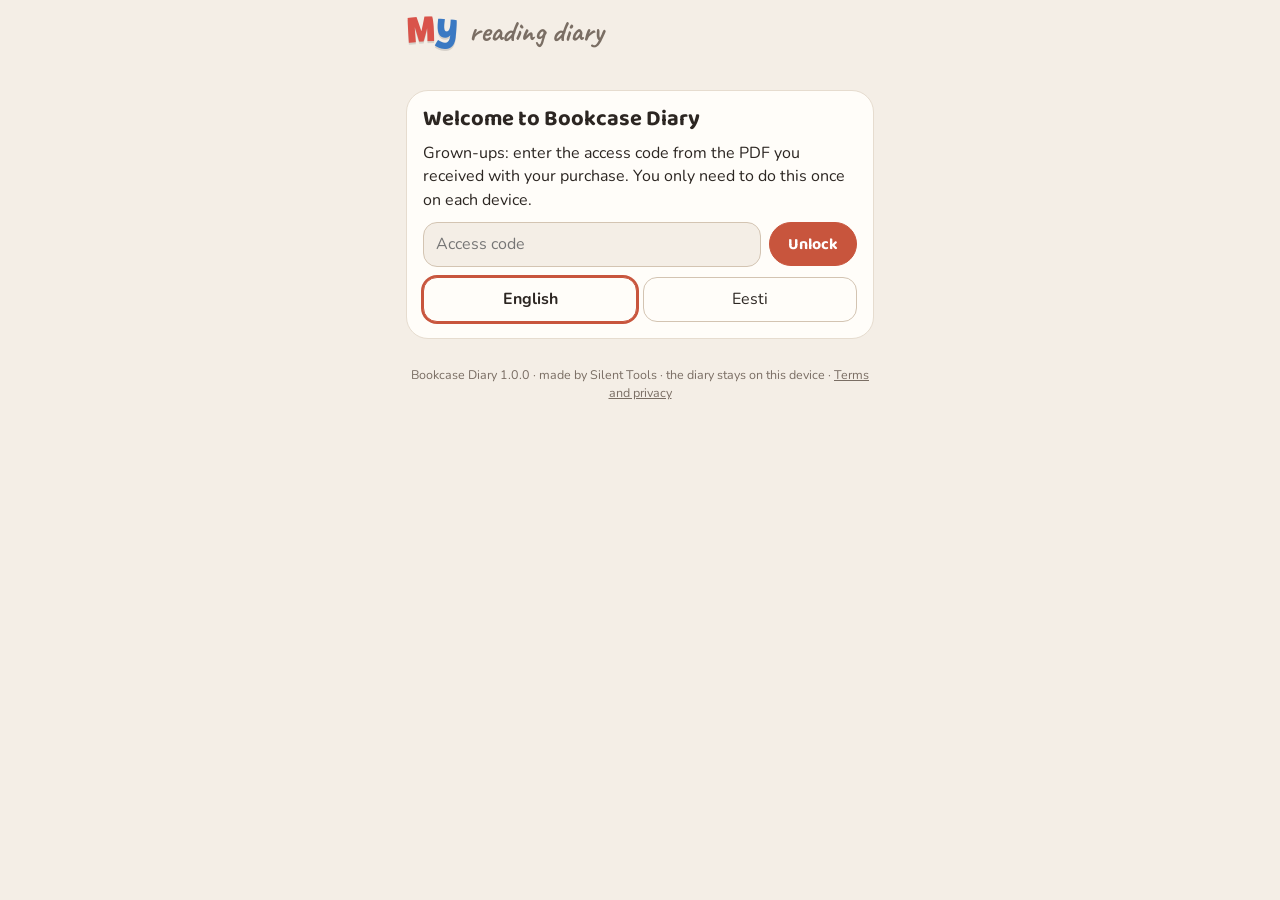
<file: bookcase-diary/index.html>
<!doctype html>
<html lang="en">
<head>
<meta charset="utf-8">
<meta name="viewport" content="width=device-width,initial-scale=1,viewport-fit=cover">
<title>Bookcase Diary</title>
<meta name="description" content="A reading diary for kids, in English and Estonian. Put your books on your own bookcase, tick the days you read, write one line, fill jars and collect badges. No account, the diary stays on your device.">
<meta name="theme-color" content="#F4EEE6" media="(prefers-color-scheme: light)">
<meta name="theme-color" content="#1B1714" media="(prefers-color-scheme: dark)">
<meta name="apple-mobile-web-app-capable" content="yes">
<meta name="mobile-web-app-capable" content="yes">
<meta name="apple-mobile-web-app-title" content="Bookcase">
<meta name="apple-mobile-web-app-status-bar-style" content="default">
<link rel="manifest" href="manifest.webmanifest">
<link rel="icon" type="image/png" sizes="192x192" href="icon-192.png">
<link rel="apple-touch-icon" href="icon-180.png">
<style>
html{font-size:17px;font:-apple-system-body;font-family:inherit}
:root{padding-top:env(safe-area-inset-top,0px);padding-bottom:env(safe-area-inset-bottom,0px)}
body{margin:0;-webkit-text-size-adjust:100%}
[hidden]{display:none!important}
.lock{margin-top:24px}
.foot a{color:inherit}
body::before{content:"";position:fixed;top:0;left:0;right:0;height:env(safe-area-inset-top,0px);background:var(--bg);z-index:30;pointer-events:none}

</style>
<link rel="stylesheet" href="../fonts.css">
<style>
/* Layout: home is the child's bookcase (one per year). Tapping a spine opens a cream two-page book with a handwritten line for today. */
:root{
  --bg:#F4EEE6; --surface:#FFFDF9; --ink:#2C2622; --muted:#7A6E64; --line:#E6DCCF; --line-strong:#D3C4B2;
  --accent:#C8553D; --accent-ink:#FFFFFF; --ok:#2F9B5A; --ok-soft:#DDF1E3;
  --wood:#B07444; --wood-d:#87552F; --case:#E9D8C2; --paper:#FBF6EA; --pen:#2E3A6B; --pen-soft:#7A84A8; --rule:#D7DDEA;
  --f-display:"Baloo 2","Arial Rounded MT Bold",system-ui,sans-serif;
  --f-body:"Nunito",system-ui,-apple-system,"Segoe UI",sans-serif;
  --f-hand:"Caveat","Bradley Hand","Segoe Print",cursive;
  --f-name:"Grandstander","Baloo 2",system-ui,sans-serif;
}
@media (prefers-color-scheme: dark){:root:not([data-theme="light"]){
  --bg:#1B1714; --surface:#26201B; --ink:#F3ECE4; --muted:#B5A79A; --line:#3A312A; --line-strong:#52463C;
  --accent:#EE8A6E; --accent-ink:#2A1610; --ok:#5FCB8A; --ok-soft:#1E3A29;
  --wood:#8E5D37; --wood-d:#6A4426; --case:#3A2F27; color-scheme:dark;}}
:root[data-theme="dark"]{
  --bg:#1B1714; --surface:#26201B; --ink:#F3ECE4; --muted:#B5A79A; --line:#3A312A; --line-strong:#52463C;
  --accent:#EE8A6E; --accent-ink:#2A1610; --ok:#5FCB8A; --ok-soft:#1E3A29;
  --wood:#8E5D37; --wood-d:#6A4426; --case:#3A2F27; color-scheme:dark;}
*{box-sizing:border-box}
html,body{background:var(--bg)}
body{color:var(--ink);font-family:var(--f-body);font-size:0.9412rem;line-height:1.45;min-height:100vh}
button,input,textarea{font:inherit;color:inherit}
button:focus-visible,input:focus-visible,textarea:focus-visible{outline:3px solid var(--accent);outline-offset:2px}
.app{max-width:500px;margin:0 auto;padding-left:max(16px,env(safe-area-inset-left,0px));padding-right:max(16px,env(safe-area-inset-right,0px));padding-block:12px 60px;display:grid;gap:14px}
header{display:flex;align-items:center;gap:10px;flex-wrap:wrap}
.brand{flex:1;min-width:0}
.brand h1{margin:0;display:flex;flex-wrap:wrap;align-items:baseline;column-gap:10px;line-height:1;min-width:0}
.nm{font-family:var(--f-name);font-weight:800;font-size:2.3529rem;letter-spacing:.01em;overflow-wrap:anywhere;min-width:0}
.nm i{font-style:normal;display:inline-block;text-shadow:0 2px 0 rgba(0,0,0,.12)}
.nm i:nth-child(odd){transform:rotate(-4deg) translateY(1px)}.nm i:nth-child(even){transform:rotate(3deg) translateY(-2px)}
.kind{font-family:var(--f-hand);font-weight:700;font-size:1.7647rem;color:var(--muted);white-space:nowrap}
.gear{width:44px;height:44px;border-radius:50%;border:1.5px solid var(--line-strong);background:var(--surface);display:grid;place-items:center;cursor:pointer;color:var(--accent);padding:0}
.gear svg{width:22px;height:22px}
nav{flex:1 0 100%;display:grid;grid-template-columns:repeat(2,minmax(0,1fr));gap:4px;background:var(--surface);border:1.5px solid var(--line);border-radius:18px;padding:4px}
nav button{border:0;background:transparent;border-radius:14px;padding:8px 0;font-family:var(--f-display);font-weight:700;font-size:0.9412rem;color:var(--muted);cursor:pointer}
nav button[aria-current="page"]{background:var(--accent);color:var(--accent-ink)}
main{display:grid;gap:14px;min-width:0}
.card{background:var(--surface);border:1.5px solid var(--line);border-radius:22px;padding:16px;display:grid;gap:10px;min-width:0}
h2{font-family:var(--f-display);font-weight:700;font-size:1.2941rem;margin:0;line-height:1.15}
.hint{margin:0;font-size:0.8235rem;color:var(--muted)}
.row{display:flex;gap:8px;flex-wrap:wrap;align-items:center}
.btn{border:1.5px solid var(--line-strong);background:var(--surface);border-radius:999px;padding:9px 18px;cursor:pointer;min-height:44px;font-family:var(--f-display);font-weight:700;font-size:0.9412rem}
.btn.primary{background:var(--accent);border-color:var(--accent);color:var(--accent-ink)}
.btn.ok{background:var(--ok);border-color:var(--ok);color:#fff}
.btn.small{min-height:36px;padding:5px 12px;font-size:0.8235rem}
.msg{margin:0;color:#C2364B;font-weight:700;font-size:0.8824rem}
.ex{display:flex;gap:10px;align-items:center;justify-content:space-between;flex-wrap:wrap;background:var(--ok-soft);border-radius:16px;padding:10px 12px;font-size:0.8235rem}

/* today strip */
.todaybar{display:grid;grid-template-columns:auto minmax(0,1fr);gap:12px;align-items:center}
.tick{width:52px;height:52px;border-radius:50%;display:grid;place-items:center;border:3px dashed var(--line-strong);color:var(--muted)}
.tick.on{border:3px solid var(--ok);background:var(--ok);color:#fff}
.tick svg{width:30px;height:30px}
.todaybar b{font-family:var(--f-display);font-size:1.0588rem;display:block;line-height:1.2}
.week{display:flex;gap:6px;margin-top:4px}
.wd{width:24px;display:grid;justify-items:center;gap:2px;font-size:0.6471rem;color:var(--muted)}
.dot{width:18px;height:18px;border-radius:50%;border:2px solid var(--line-strong)}
.dot.on{background:var(--ok);border-color:var(--ok)}
.dot.now{outline:2px solid var(--accent);outline-offset:1px}

/* goals */
.jars{display:grid;grid-template-columns:repeat(auto-fill,minmax(130px,1fr));gap:14px 8px;align-items:end}
.jar{display:grid;justify-items:center;text-align:center;gap:2px;min-width:0}
.jar svg{max-width:100%;height:auto}
.jl{font-family:var(--f-hand);font-weight:700;font-size:1.1765rem;line-height:1.05;color:var(--ink);overflow-wrap:anywhere}
.jn{font-family:var(--f-display);font-weight:700;font-size:0.8824rem;color:var(--muted);font-variant-numeric:tabular-nums}
.jar.done .jn{color:var(--ok)}
.fall{animation:fall .7s cubic-bezier(.3,1.5,.5,1)}@keyframes fall{from{transform:translateY(-150px)}to{transform:none}}
.fall.d{animation-delay:.35s;animation-duration:.85s;animation-fill-mode:backwards}
#pop .jpop{position:fixed;inset:0;z-index:65;display:grid;place-items:center;background:rgba(30,22,16,.4);padding:16px;cursor:pointer}
.jcard{background:#FBF6EA;color:#2C2622;border-radius:26px;padding:20px 28px 18px;display:grid;justify-items:center;gap:4px;box-shadow:0 20px 50px rgba(0,0,0,.35);animation:popin .35s cubic-bezier(.2,1.5,.4,1);max-width:300px;text-align:center}
.jcard .jl{color:#2C2622;font-size:1.5882rem}.jcard .jn{color:#7A6E64;font-size:1.0rem}.jcard .hint{color:#7A6E64;font-family:var(--f-display);font-weight:700;letter-spacing:.08em;text-transform:uppercase;font-size:0.7647rem}
.bpop svg{width:150px;height:150px;animation:spinin .9s cubic-bezier(.2,1.4,.4,1)}
@keyframes popin{from{transform:scale(.6);opacity:0}}@keyframes spinin{from{transform:perspective(400px) rotateY(200deg) scale(.3)}}
.bhead{display:flex;justify-content:space-between;align-items:baseline;gap:8px;flex-wrap:wrap}
.badges{display:grid;grid-template-columns:repeat(auto-fill,minmax(84px,1fr));gap:10px}
.bdg{display:grid;justify-items:center;gap:3px;text-align:center;font-size:0.7647rem;line-height:1.2;font-weight:700}
.bdg svg{width:72px;height:72px}
.bdg.off{color:var(--muted);font-weight:600}.bdg.off svg{filter:grayscale(1);opacity:.35}
.bdg.new svg{animation:pinpop .7s cubic-bezier(.2,1.6,.4,1)}@keyframes pinpop{from{transform:scale(.2) rotate(-30deg)}to{transform:none}}
.toast{position:fixed;left:50%;bottom:calc(24px + env(safe-area-inset-bottom,0px));transform:translateX(-50%);background:var(--ink);color:var(--bg);font-family:var(--f-display);font-weight:700;padding:10px 18px;border-radius:999px;z-index:70;max-width:calc(100% - 32px);text-align:center}
.goal{display:grid;gap:4px}
.goal .gt{display:flex;justify-content:space-between;gap:8px;font-size:0.8824rem}
.goal .gt b{font-family:var(--f-display);font-weight:700}
.goal .gt span{font-variant-numeric:tabular-nums;color:var(--muted);white-space:nowrap}
.gbar{height:12px;border-radius:999px;background:var(--line);overflow:hidden}
.gbar i{display:block;height:100%;background:var(--ok);border-radius:999px;transition:width .4s}
.goal.done .gt span{color:var(--ok);font-weight:700}

/* bookcase */
.years{display:flex;gap:6px;flex-wrap:wrap}
.chip{border:1.5px solid var(--line-strong);background:var(--surface);border-radius:999px;padding:6px 14px;cursor:pointer;min-height:38px;font-family:var(--f-display);font-weight:700}
.chip[aria-pressed="true"]{background:var(--ink);border-color:var(--ink);color:var(--bg)}
.case{background:var(--case);border:10px solid var(--wood);border-radius:10px;padding:10px 8px 0;box-shadow:inset 0 6px 12px rgba(0,0,0,.12)}
.case-top{display:flex;justify-content:center;margin:-2px 0 12px}
.plate{position:relative;background:#FBF6EA;color:#2C2622;border:2px solid #C9A169;border-radius:8px;padding:5px 22px 6px;text-align:center;box-shadow:0 2px 0 #87552F,0 4px 8px rgba(0,0,0,.18);max-width:100%}
.plate::before,.plate::after{content:"";position:absolute;top:50%;width:6px;height:6px;margin-top:-3px;border-radius:50%;background:#B48A55;box-shadow:inset 0 1px 0 rgba(255,255,255,.6)}
.plate::before{left:7px}.plate::after{right:7px}
.plate b{display:block;font-family:var(--f-display);font-weight:800;font-size:1.1176rem;line-height:1.15}
.plate span{display:block;font-family:var(--f-hand);font-weight:700;font-size:1.1765rem;line-height:1.05;color:#6B5444}
.shelves{display:flex;flex-wrap:wrap;column-gap:3px;row-gap:14px;align-items:flex-end;padding-bottom:14px;
  background:repeating-linear-gradient(to bottom,transparent 0 136px,var(--wood) 136px 146px,var(--wood-d) 146px 150px);background-position:0 0}
.slot{height:136px;display:flex;align-items:flex-end}
.spine{position:relative;width:var(--w);height:var(--h);border:0;border-radius:3px 3px 1px 1px;cursor:pointer;padding:8px 0;
  background:var(--pat,none),var(--c);color:#fff;writing-mode:vertical-rl;text-orientation:mixed;
  font-family:var(--f-display);font-weight:700;font-size:0.7647rem;line-height:1;white-space:nowrap;overflow:hidden;text-overflow:ellipsis;
  box-shadow:inset -4px 0 0 rgba(0,0,0,.16),inset 2px 0 0 rgba(255,255,255,.18);text-shadow:0 1px 1px rgba(0,0,0,.35);transition:transform .15s}
.spine:hover{transform:translateY(-4px)}
.spine.done::before{content:"";position:absolute;right:4px;top:0;width:10px;height:74%;background:#2F9B5A;box-shadow:0 0 0 1.5px rgba(255,255,255,.7);clip-path:polygon(0 0,100% 0,100% 100%,50% 86%,0 100%)}
.spine.reading::after{content:"";position:absolute;right:5px;top:0;width:7px;height:18px;background:#E8483A;clip-path:polygon(0 0,100% 0,100% 100%,50% 75%,0 100%)}
.stack{display:flex;flex-direction:column;align-items:center;justify-content:flex-end;padding:0 4px}
.lying{position:relative;display:block;width:var(--lw);height:var(--lh);border:0;border-radius:2px 4px 4px 2px;cursor:pointer;padding:0 8px 0 10px;background:var(--pat,none),var(--c);color:#fff;
  font-family:var(--f-display);font-weight:700;font-size:0.6471rem;line-height:var(--lh);white-space:nowrap;overflow:hidden;text-overflow:ellipsis;text-align:left;
  box-shadow:inset 0 -3px 0 rgba(0,0,0,.16),inset 0 2px 0 rgba(255,255,255,.18);text-shadow:0 1px 1px rgba(0,0,0,.35);transition:transform .15s}
.lying:nth-child(odd){transform:translateX(-3px)}.lying:nth-child(even){transform:translateX(4px)}
.lying::before{content:"";position:absolute;left:0;top:0;bottom:0;width:4px;background:rgba(255,255,255,.5)}
.lying:hover{filter:brightness(1.08)}
.spine.done{padding-right:14px}.spine.hasface{padding-bottom:22px}
.spine .face{position:absolute;left:50%;bottom:4px;transform:translateX(-50%);writing-mode:horizontal-tb;font-size:0.7059rem;text-shadow:none}
.spine.new{animation:drop .6s cubic-bezier(.2,1.5,.4,1)}
@keyframes drop{from{transform:translateY(-60px);opacity:0}to{transform:none;opacity:1}}
.addspine{width:34px;height:110px;border:2px dashed var(--wood-d);border-radius:4px;background:transparent;color:var(--wood-d);font-family:var(--f-display);font-weight:800;font-size:1.5294rem;cursor:pointer;display:grid;place-items:center}
.yearb{justify-self:start}
.legend{display:flex;gap:14px;flex-wrap:wrap;font-size:0.7647rem;color:var(--muted)}
.legend i{display:inline-block;width:14px;height:10px;vertical-align:0;margin-right:5px;border-radius:2px}
.fact{background:var(--surface);border:1.5px dashed var(--line-strong);border-radius:22px;padding:14px 16px;display:grid;gap:4px}
.fact b{font-family:var(--f-display);font-size:1.1765rem;line-height:1.2}
.nums{display:grid;grid-template-columns:repeat(3,minmax(0,1fr));gap:8px}
.nb{background:var(--bg);border-radius:16px;padding:10px 6px;text-align:center}
.nb b{display:block;font-family:var(--f-display);font-weight:800;font-size:1.5294rem;color:var(--accent);line-height:1.1;font-variant-numeric:tabular-nums}
.nb span{font-size:0.7647rem;color:var(--muted)}

/* open book overlay */
.overlay{position:fixed;inset:0;z-index:40;background:rgba(30,22,16,.55);overflow:auto;padding:max(16px,env(safe-area-inset-top,0px)) max(12px,env(safe-area-inset-right,0px)) calc(24px + env(safe-area-inset-bottom,0px)) max(12px,env(safe-area-inset-left,0px));display:grid;justify-items:center;align-content:start}
.sheet{width:100%;max-width:520px;display:grid;gap:12px}
.sheet .close{justify-self:end;border:0;background:rgba(255,255,255,.9);color:#2C2622;border-radius:999px;padding:6px 14px;font-family:var(--f-display);font-weight:700;cursor:pointer;min-height:40px}
.open{display:grid;grid-template-columns:minmax(0,1fr) minmax(0,1fr);background:var(--paper);border-radius:6px 6px 10px 10px;position:relative;box-shadow:0 18px 40px rgba(0,0,0,.35),0 0 0 6px var(--c,#C8553D);color:var(--pen);animation:openb .45s ease-out}
@keyframes openb{from{transform:perspective(900px) rotateX(18deg) scale(.92);opacity:0}to{transform:none;opacity:1}}
.open::after{content:"";position:absolute;top:0;bottom:0;left:50%;width:34px;transform:translateX(-50%);background:linear-gradient(90deg,transparent,rgba(120,90,50,.18) 45%,rgba(120,90,50,.28) 50%,rgba(120,90,50,.18) 55%,transparent);pointer-events:none}
.pg{padding:16px 14px 18px;min-height:340px;display:flex;flex-direction:column;gap:6px;min-width:0}
.pg.l{padding-right:20px}.pg.r{padding-left:20px}
.hand{font-family:var(--f-hand);font-weight:600;color:var(--pen);line-height:1.15;overflow-wrap:anywhere}
.date{font-size:1.1765rem;color:var(--pen-soft)}
.btitle{font-size:1.7647rem;font-weight:700}
.bauthor{font-size:1.2353rem;color:var(--pen-soft)}
.small{font-family:var(--f-body);font-size:0.7059rem;color:#8A7F72}
.checks{margin-top:auto;display:grid;gap:6px}
.check{display:flex;align-items:center;gap:8px;border:0;background:transparent;cursor:pointer;padding:4px 0;text-align:left}
.check .bx{flex:none;width:40px;height:40px;border:2.5px solid var(--pen);border-radius:6px 4px 7px 5px;transform:rotate(-3deg);display:grid;place-items:center}
.check .bx svg{width:34px;height:34px;opacity:0;transform:scale(.4);transition:all .25s cubic-bezier(.2,1.6,.4,1)}
.check.on .bx svg{opacity:1;transform:none}
.check.fin .bx{border-color:#2F9B5A;border-width:3px}.check.fin.on span:last-child{color:#2F9B5A}
.check span{font-family:var(--f-hand);font-weight:700;font-size:1.4706rem;color:var(--pen);line-height:1.05}
.prompt{font-size:1.2941rem;color:var(--pen-soft)}
.note{flex:1;width:100%;min-height:200px;border:0;resize:none;background:transparent;font-family:var(--f-hand);font-weight:600;font-size:1.4706rem;line-height:32px;color:var(--pen);padding:0;
  background-image:repeating-linear-gradient(to bottom,transparent 0 31px,var(--rule) 31px 32px);background-attachment:local}
.note::placeholder{color:#B9BFD3}
.note:focus{outline:none}
.saved{font-family:var(--f-body);font-size:0.7059rem;color:#8A7F72;min-height:16px}
.past{background:var(--paper);border-radius:12px;padding:12px 14px;display:grid;gap:6px;color:var(--pen)}
.past h3{margin:0;font-family:var(--f-display);font-size:0.9412rem;color:#5F574F}
.past p{margin:0}
.ph{display:flex;justify-content:space-between;align-items:baseline;gap:8px;flex-wrap:wrap}
.pi{display:grid;grid-template-columns:minmax(0,1fr) auto;gap:6px;align-items:start}
.star{border:0;background:transparent;cursor:pointer;color:#C98F12;min-width:44px;min-height:44px;padding:0 4px;font-family:var(--f-body);font-size:0.7647rem}
.star b{font-size:1.6471rem;line-height:1;vertical-align:-3px}
.star[aria-pressed="true"] b{color:#E7A93A;text-shadow:0 1px 0 #A87B1C}
.srow{display:flex;justify-content:space-between;align-items:center;gap:6px;flex-wrap:wrap}.tstar{min-width:0;color:#8A7F72;text-align:left}
.memobox{background:var(--bg);border-radius:14px;padding:10px;display:grid;place-items:center;min-height:200px}
.memobox img{width:100%;height:auto;border-radius:6px;box-shadow:0 6px 18px rgba(0,0,0,.18)}
a.btn{text-decoration:none;display:inline-flex;align-items:center;color:inherit}
@media print{body *{visibility:hidden!important}#memoimg{visibility:visible!important;position:fixed;left:0;top:0;width:100%;height:auto;box-shadow:none}}
.past .pd{font-family:var(--f-body);font-size:0.7059rem;color:#8A7F72}
.past .pl{font-family:var(--f-hand);font-weight:600;font-size:1.2941rem;line-height:1.1;overflow-wrap:anywhere}
.acts{display:flex;gap:8px;flex-wrap:wrap}
.acts .btn{background:#FFFDF9;color:#2C2622;border-color:transparent}
.acts .btn.ok{background:var(--ok);color:#fff}

/* finished-book page */
.paperbox{background:var(--paper);border-radius:10px;padding:10px;box-shadow:0 18px 40px rgba(0,0,0,.35);color:var(--pen);animation:openb .45s ease-out}
.frame{border:2.5px solid var(--pen);border-radius:7px 11px 8px 10px;box-shadow:inset 0 0 0 4px var(--paper),inset 0 0 0 5.5px var(--pen-soft);padding:20px 16px 18px;display:grid;gap:12px}
.pbh{font-size:2.4706rem;font-weight:700;text-align:center;line-height:1;transform:rotate(-2deg)}
.pq{font-size:1.4118rem}
.paperbox .faceb{background:transparent;border-color:#C9C2B4}
.paperbox .btn{background:#FFFDF9;color:#2C2622}.paperbox .btn.ok{background:#2F9B5A;color:#fff;border-color:#2F9B5A}
.rib::before{animation:rib .9s .2s cubic-bezier(.3,1.3,.5,1) backwards}@keyframes rib{from{height:0}}
/* forms in sheet */
.panel{background:var(--surface);border-radius:22px;padding:16px;display:grid;gap:10px}
.panel label,.lbl{font-family:var(--f-display);font-weight:700;font-size:0.8824rem}
input[type=text],input[type=number],input[type=date]{width:100%;border:1.5px solid var(--line-strong);border-radius:14px;padding:10px 12px;font-size:0.9412rem;background:var(--bg);min-width:0}
.sws{display:flex;flex-wrap:wrap;gap:8px}
.swb{width:40px;height:40px;border-radius:50%;border:3px solid transparent;cursor:pointer;padding:0}
.swb[aria-pressed="true"]{border-color:var(--ink);box-shadow:0 0 0 2px var(--surface) inset}
.patb{width:38px;height:56px;border-radius:4px;border:2px solid transparent;cursor:pointer;padding:0}
.patb[aria-pressed="true"]{border-color:var(--ink);box-shadow:0 0 0 2px var(--surface) inset}
.faceb{font-size:1.7647rem;border:2px solid var(--line-strong);background:var(--surface);border-radius:14px;padding:4px 10px;cursor:pointer;min-height:52px}
.faceb[aria-pressed="true"]{border-color:var(--ok);box-shadow:0 0 0 2px var(--ok)}
.seg{display:grid;grid-template-columns:repeat(2,minmax(0,1fr));gap:6px}
.seg button{border:1.5px solid var(--line-strong);background:var(--surface);border-radius:14px;padding:10px 6px;cursor:pointer}
.seg button[aria-pressed="true"]{border-color:var(--accent);box-shadow:0 0 0 2px var(--accent);font-weight:700}
.prevspine{display:flex;gap:14px;align-items:center}

/* calendar */
.mhead{display:flex;align-items:center;justify-content:space-between;gap:8px}
.mhead h2{text-transform:capitalize}
.nav2{width:44px;height:44px;border-radius:50%;border:1.5px solid var(--line-strong);background:var(--surface);cursor:pointer;font-size:1.2941rem;line-height:1}
.nav2:disabled{opacity:.35;cursor:default}
.grid{display:grid;grid-template-columns:repeat(7,minmax(0,1fr));gap:6px}
.gh{text-align:center;font-size:0.7059rem;color:var(--muted);font-weight:700}
.day{aspect-ratio:1;max-width:100%;border-radius:12px;border:1.5px solid var(--line);background:var(--bg);cursor:pointer;display:grid;place-items:center;font-family:var(--f-display);font-weight:700;font-size:0.9412rem;padding:0;position:relative}
.day.on{background:var(--ok);border-color:var(--ok);color:#fff}
.day.hasnote::after{content:"";position:absolute;right:5px;top:5px;width:7px;height:7px;border-radius:50%;background:#fff}
.day.now{outline:2px solid var(--accent);outline-offset:1px}
.day:disabled{opacity:.35;cursor:default}
.day.blank{visibility:hidden}

/* goals editor */
.gedit{display:grid;gap:10px}
.gi{display:grid;grid-template-columns:auto minmax(0,1fr);gap:10px;align-items:start;border-top:1px solid var(--line);padding-top:10px}
.gi input[type=checkbox]{width:24px;height:24px;margin-top:2px;accent-color:var(--ok)}
.gi .gf{display:flex;gap:8px;flex-wrap:wrap;align-items:center}
.gi .gf input[type=number]{width:84px}
.gi .gf input[type=date]{width:auto}
.hold{position:relative;overflow:hidden}
.hold i{position:absolute;left:0;bottom:0;height:4px;background:var(--accent);width:0}
.hold.going i{width:100%;transition:width 2s linear}
.confetti{position:fixed;inset:0;pointer-events:none;overflow:hidden;z-index:60}
.confetti i{position:absolute;top:40%;left:50%;width:9px;height:13px;border-radius:3px;animation:burst 1.1s ease-out forwards}
@keyframes burst{to{transform:translate(var(--x),var(--y)) rotate(400deg);opacity:0}}
@media (prefers-reduced-motion:reduce){.fall,.bdg.new svg,.jcard,.bpop svg,.rib::before{animation:none}.confetti{display:none}.open,.spine.new{animation:none}.spine{transition:none}}
.danger{margin-top:28px;border-color:#E9B8B8}.dangerbtn{border-color:#C2364B;color:#C2364B}.dangerbtn:disabled{opacity:.4;cursor:default}
.daylist{display:grid;gap:8px}.dayb{display:flex;align-items:center;gap:10px;border:1.5px solid var(--line-strong);background:var(--bg);border-radius:14px;padding:8px 12px;cursor:pointer;text-align:left;min-height:52px}
.dayb[aria-pressed="true"]{border-color:var(--ok);box-shadow:0 0 0 2px var(--ok)}.dayb:disabled{cursor:default}.dayb i{flex:none;width:12px;height:34px;border-radius:2px}.dayb b{font-family:var(--f-display);display:block;line-height:1.2}.dayb small{color:var(--muted)}.dayb .ck{margin-left:auto;color:var(--ok);font-size:1.2941rem;font-weight:800}
.notice{background:var(--surface);border:1.5px solid #E7A93A;border-radius:18px;padding:12px 14px;display:grid;gap:6px;font-size:0.8529rem}.notice p{margin:0}.notice ol{margin:4px 0 0;padding-left:20px}.notice b{font-family:var(--f-display)}
details summary{cursor:pointer;font-weight:700;font-size:0.8529rem}details ol{padding-left:20px;font-size:0.8529rem}
.vh{position:absolute;width:1px;height:1px;opacity:0;pointer-events:none}
.welcome{border-color:var(--accent)}
.foot{font-size:0.7353rem;color:var(--muted);text-align:center}
@media (max-width:360px){.pg{padding-left:10px;padding-right:12px}.pg.r{padding-left:14px}.btitle{font-size:1.5294rem}.note{font-size:1.2941rem}.check span{font-size:1.2941rem}}
</style>

</head>
<body>
<div class="app">
  <header>
    <div class="brand"><h1 id="who"></h1></div>
    <button class="gear" id="gear" data-act="settings" aria-label="Settings"><svg viewBox="0 0 24 24" fill="none" stroke="currentColor" stroke-width="2" stroke-linecap="round" stroke-linejoin="round" aria-hidden="true"><circle cx="12" cy="12" r="3.2"/><path d="M19.4 15a1.7 1.7 0 0 0 .3 1.8l.1.1a2 2 0 1 1-2.8 2.8l-.1-.1a1.7 1.7 0 0 0-1.8-.3 1.7 1.7 0 0 0-1 1.5V21a2 2 0 1 1-4 0v-.1a1.7 1.7 0 0 0-1.1-1.5 1.7 1.7 0 0 0-1.8.3l-.1.1a2 2 0 1 1-2.8-2.8l.1-.1a1.7 1.7 0 0 0 .3-1.8 1.7 1.7 0 0 0-1.5-1H3a2 2 0 1 1 0-4h.1a1.7 1.7 0 0 0 1.5-1.1 1.7 1.7 0 0 0-.3-1.8l-.1-.1a2 2 0 1 1 2.8-2.8l.1.1a1.7 1.7 0 0 0 1.8.3H9a1.7 1.7 0 0 0 1-1.5V3a2 2 0 1 1 4 0v.1a1.7 1.7 0 0 0 1 1.5 1.7 1.7 0 0 0 1.8-.3l.1-.1a2 2 0 1 1 2.8 2.8l-.1.1a1.7 1.7 0 0 0-.3 1.8V9a1.7 1.7 0 0 0 1.5 1H21a2 2 0 1 1 0 4h-.1a1.7 1.7 0 0 0-1.5 1z"/></svg></button>
    <nav id="tabs"></nav>
  </header>
  <main id="view"></main>
  <p class="foot" id="foot"></p>
</div>
<div id="sheet"></div>
<div id="fx"></div>
<div id="pop"></div>

<script>
(function(){
/* ---------- words ---------- */
const T={
 en:{app:'Bookcase Diary',safeT:'Keep the diary safe',safeHint:'The diary lives only on this device. A backup file brings it back if the phone is lost or replaced, and moves it to a new one.',
  lastBk:d=>`Last backup: <b>${d===null?'never':d===0?'today':d===1?'yesterday':d+' days ago'}</b>.`,bkCounts:(b,d)=>`${b} ${b===1?'book':'books'}, ${d} reading ${d===1?'day':'days'}.`,
  bkSave:'Save a backup file',bkOpen:'Open a backup file',bkDone:'Backup file is ready. Keep it somewhere safe, like iCloud Drive, Google Drive or your email.',bkNo:'Nothing was saved.',bkFail:'The file could not be saved. Try again.',
  bkBad:'This file isn’t a Bookcase Diary backup. Choose the .json backup file.',bkNewer:'This backup was made by a newer version of Bookcase Diary. Update the diary first.',bkRead:'The file could not be read. Try choosing it again.',
  bkPrev:(n,b,d,dt)=>`This backup${n?` of ${n}`:''} has <b>${b}</b> books and <b>${d}</b> reading days${dt?`, saved ${dt}`:''}.`,bkQ:(b,d)=>`Replace the whole diary? The ${b} books and ${d} reading days on this device are replaced by the backup.`,bkYes:'Replace diary',bkKeep:'Keep my diary',bkRestored:'Done. The diary now matches the backup file.',
  nudgeT:d=>d===null?'No backup yet':`Last backup was ${d} days ago`,nudgeP:'Grown-ups: a backup file is the only way to get the diary back if this phone is lost or replaced.',nudgeBtn:'Save a backup',
  a2hsT:'Add the diary to the Home Screen',a2hsP:ios=>`Phones can erase what a website stores${ios?', and Safari does it after 7 days without a visit':' when it isn’t visited for a while'}. An icon on the Home Screen keeps the bookcase safe.`,a2hsHow:'How to add it',a2hsOk:'Done',
  a2hsIOS:['Tap <b>⋯</b> at the bottom right, then <b>Share</b>. On older iPhones, tap the Share icon <b>⬆︎</b> at the bottom instead.','Scroll down and tap <b>Add to Home Screen</b>.','Tap <b>Add</b>.'],a2hsAnd:['Tap <b>⋮</b> at the top right.','Tap <b>Add to Home screen</b> or <b>Install app</b>.','Tap <b>Add</b> or <b>Install</b>.'],
  welT:'Welcome to your bookcase!',welP:'Write your name and put the book you’re reading now on the shelf.',welBtn:'Put my first book on the shelf',saveShare:'Save or share',picSaved:'Picture saved.',terms:'Terms and privacy',kind:'reading diary',mine:'My',poss:n=>/s$/i.test(n)?n+'’':n+'’s',shelf:'Bookcase',cal:'Calendar',
  todayDone:b=>b?`Read today: ${b}`:'Read today!',todayNot:'Tap the book you read today',streak:n=>n===1?'1 day in a row':`${n} days in a row`,noStreak:'Read today to start a streak',
  caseOf:y=>`My ${y} bookcase`,nBooks:n=>n===1?'1 book read':`${n} books read`,addBook:'Add a book',
  legRead:'reading now',legDone:'finished (green ribbon)',legWant:'lying down: want to read',pastYear:y=>`Everything you finished in ${y}.`,
  goals:'My jars',goalDone:'Full!',jarHint:'Every reading day drops a ball in the color of your book.',badges:'My badges',badgeNewT:'New badge!',thisWeek:'This week',finishBox:'I finished the book',finDone:'Finished!',badgeNew:n=>`New badge: ${n}!`,badgeHint:(a,b)=>`${a} of ${b} badges`,didYou:'Did you know?',more:'Another one',
  factT:'If your words stood in a row',factB:(m,c)=>`about ${m} — ${c}`,factHint:'An estimate from the page counts of your finished books.',factNone:'Add the number of pages to your books and see how far your words would reach.',
  stDays:'reading days',stBooks:'books finished',stLines:'diary lines',
  readToday:'I read today',readTodayOn:'I read today!',sinceD:(d,n)=>`Started ${d}${n?` · read on ${n} ${n===1?'day':'days'}`:''}`,wantLine:'On your “want to read” shelf.',
  doneLine:(a,b,n)=>a===b?`Finished ${b}`:`${a} – ${b} · ${n} days`,
  notePh:'Write here…',saved:'Saved',pastPages:'Earlier pages',memoBtn:'Memory page',yearT:y=>`My reading year ${y}`,yearHint:'Your bookcase, best ★ lines, numbers and badges on one page. Nice to print or send to grandma.',yearHead:(y,n)=>n?`reading year ${y}`:`My reading year ${y}`,yearEmpty:'Your finished books will stand here.',yearPages:'pages read',yearBadges:n=>n===1?'1 new badge':`${n} new badges`,memoT:'Memory page',memoHint:'Lines with a ★ go on the page.',memoNone:'No lines have a ★ yet. Star the lines in the book that should go on the page.',share:'Share',savePic:'Save picture',print:'Print',longPress:'On a phone you can also press and hold the picture and choose “Save image”.',toMemo:'on the memory page',starHint:'★ = goes on the memory page',memoHead:'finished',memoHeadNo:'Finished!',memoDays:n=>`read on ${n} ${n===1?'day':'days'}`,faceW:['Loved it!','Good','So-so','Boring'],memoFoot:'Bookcase Diary',back2:'‹ Back',pagesShort:'pages',making:'Making the page…',
  finishBtn:'I finished it!',startBtn:'Start reading',editBtn:'Edit',close:'Close',
  ribbonT:'You finished it!',faceQ:'How was it?',putRibbon:'Put it back on the shelf',cancel:'Cancel',
  newBook:'A new book on the shelf',title:'Title',author:'Author (if you like)',pages:'Pages (look at the last page, if you like)',
  status:'This book is…',stRead:'Reading now',stWant:'Want to read',color:'Spine color',pattern:'Pattern',putShelf:'Put it on the shelf',save:'Save',
  titleReq:'Write the title.',tooLong:n=>`Use up to ${n} letters.`,pagesBad:'Pages should be a number, like 120.',removeBook:'Take off the shelf',removeQ:'Take this book off the shelf? Its diary lines go too.',removeYes:'Yes, take it off',
  settings:'Settings',back:'‹ Back',name:'Reader’s name',lang:'Language',parents:'For grown-ups',goalsBtn:'Set reading goals',goalsHide:'Hide goals',goalsOff:'Turn all goals off',
  gTitle:'Reading goals',gHint:'The child sees only progress, never “behind”.',reset:'Delete the whole bookcase',resetT:'Delete everything',resetHint:'Removes every book from every year, all diary lines and badges on this device.',resetQ:(b,d,y)=>`This deletes ${b} books, ${d} reading days and ${y} ${y===1?'year':'years'} of bookcases.`,resetType:w=>`Type ${w} to confirm`,resetWord:'DELETE',yes:'Delete everything',no:'Keep',undoMsg:'The bookcase was deleted.',undoBtn:'Undo',undoX:'OK',
  example:'This is an example bookcase.',clearEx:'Start my own',foot:'Bookcase Diary 1.0.0 · made by Silent Tools · the diary stays on this device',
  readDays:'days read',monthBest:'best streak',monthBooks:'books finished',tapDay:'Tap a day to mark which book you read.',dayQ:d=>`What did you read on ${d}?`,dayOther:'Another book / I don’t remember',dayDone:'Done',dayNote:'has a diary line',
  wd:['S','M','T','W','T','F','S'],weekStart:0,locale:'en-US',
  prompts:{start:['Who is the main character?','Where does the story happen?','Why did you pick this book?','What do you think this book is about?','What does the cover tell you?','Which character do you like so far?','What is the first thing that happened?','Does the book remind you of another book?'],
   mid:['What was the funniest part today?','What do you think happens next?','Who was the best character today?','What surprised you?','If you were in the book, what would you do?','Which word or sentence did you like?','Would you want to be friends with someone in the book?','What would you change in today’s pages?','Was it exciting, funny or sad today?','Draw it in words: what did you see in your head?'],
   any:['What did you like most today?','Where would you like to be in this story?','What question would you ask the author?','Who would you give this book to?','What sound would today’s pages make?','Give today’s pages a title of your own.','What did a character learn today?','What made you keep reading?','Which part would make a good film scene?','One word for today’s reading:']},
  G:{week:['Read on {n} days this week','days'],month:['Finish {n} books this month','books'],challenge:['Finish {n} books by {d}','books'],streak:['Read {n} days in a row','days'],lines:['Write {n} diary lines this week','lines'],authors:['Read books by {n} different authors this year','authors'],pages:['Read {n} pages this year','pages']},
  B:{book1:'First book',book3:'3 books',book10:'10 books',days30:'30 reading days',days100:'100 reading days',run7:'7 days in a row',line1:'First diary line',line20:'20 diary lines',auth5:'5 authors',thick:'A thick book',weekend:'Weekend reader',jar:'A full jar'},
  F:{run:n=>`Your longest streak is ${n} days in a row.`,author:(a,n)=>`Your favorite author is ${a}: ${n} books.`,thick:(t,n)=>`Your thickest finished book is “${t}” with ${n} pages.`,fast:(t,n)=>`You read “${t}” in just ${n} ${n===1?'day':'days'}.`,wday:d=>`You read most often on ${d}.`,lines:(t,n)=>`You wrote the most about “${t}”: ${n} lines.`,stack:cm=>`Your finished books stacked on top of each other would be about ${cm} cm tall.`,month:(a,b)=>`This month you have read on ${a} days. Last month it was ${b}.`,avg:n=>`One book takes you about ${n} days on average.`,first:t=>`Your first finished book this year was “${t}”.`,daysY:n=>`This year you have read on ${n} days.`},
  days:['Sundays','Mondays','Tuesdays','Wednesdays','Thursdays','Fridays','Saturdays'],
  cmp:[[12,'longer than a city bus'],[28,'longer than a basketball court'],[105,'longer than a football pitch'],[314,'taller than the Tallinn TV Tower'],[330,'taller than the Eiffel Tower'],[828,'taller than the tallest building in the world'],[5000,'longer than 5 kilometres']]},
 et:{app:'Lugemispäevik',safeT:'Hoia päevik alles',safeHint:'Päevik on ainult selles seadmes. Varukoopia fail toob selle tagasi, kui telefon kaob või vahetub, ja viib päeviku uude seadmesse.',
  lastBk:d=>`Viimane varukoopia: <b>${d===null?'veel pole':d===0?'täna':d===1?'eile':d+' päeva tagasi'}</b>.`,bkCounts:(b,d)=>`${b} raamatut, ${d} lugemispäeva.`,
  bkSave:'Salvesta varukoopia',bkOpen:'Ava varukoopia fail',bkDone:'Varukoopia on valmis. Hoia seda kindlas kohas, näiteks iCloud Drive’is, Google Drive’is või e-postis.',bkNo:'Midagi ei salvestatud.',bkFail:'Faili ei õnnestunud salvestada. Proovi uuesti.',
  bkBad:'See fail ei ole Bookcase Diary varukoopia. Vali .json varukoopia fail.',bkNewer:'Selle varukoopia tegi päeviku uuem versioon. Uuenda enne päevikut.',bkRead:'Faili ei õnnestunud lugeda. Proovi see uuesti valida.',
  bkPrev:(n,b,d,dt)=>`Selles varukoopias${n?` (${n})`:''} on <b>${b}</b> raamatut ja <b>${d}</b> lugemispäeva${dt?`, salvestatud ${dt}`:''}.`,bkQ:(b,d)=>`Asendada kogu päevik? Selle seadme ${b} raamatut ja ${d} lugemispäeva asendatakse varukoopiaga.`,bkYes:'Asenda päevik',bkKeep:'Jäta minu päevik',bkRestored:'Valmis. Päevik on nüüd sama mis varukoopias.',
  nudgeT:d=>d===null?'Varukoopiat pole veel':`Viimane varukoopia oli ${d} päeva tagasi`,nudgeP:'Vanematele: varukoopia fail on ainus viis päevik tagasi saada, kui telefon kaob või vahetub.',nudgeBtn:'Salvesta varukoopia',
  a2hsT:'Lisa päevik avaekraanile',a2hsP:ios=>`Telefon võib veebilehe salvestatud andmed ära kustutada${ios?', Safari teeb seda 7 päeva pärast, kui lehte pole avatud':', kui lehte pole tükk aega avatud'}. Ikoon avaekraanil hoiab riiuli alles.`,a2hsHow:'Kuidas lisada',a2hsOk:'Tehtud',
  a2hsIOS:['Puuduta all paremal <b>⋯</b> ja siis <b>Jaga</b>. Vanemal iPhone’il puuduta all jagamise ikooni <b>⬆︎</b>.','Keri alla ja puuduta <b>Lisa avakuvale</b> (Add to Home Screen).','Puuduta <b>Lisa</b>.'],a2hsAnd:['Puuduta üleval paremal <b>⋮</b>.','Puuduta <b>Lisa avaekraanile</b> või <b>Installi rakendus</b>.','Puuduta <b>Lisa</b> või <b>Installi</b>.'],
  welT:'Tere tulemast oma riiuli juurde!',welP:'Kirjuta oma nimi ja pane riiulisse raamat, mida praegu loed.',welBtn:'Pane esimene raamat riiulisse',saveShare:'Salvesta või jaga',picSaved:'Pilt on salvestatud.',terms:'Tingimused ja privaatsus',kind:'lugemispäevik',mine:'Minu',poss:n=>n,shelf:'Riiul',cal:'Kalender',
  todayDone:b=>b?`Täna loetud: ${b}`:'Täna loetud!',todayNot:'Puuduta raamatut, mida täna lugesid',streak:n=>n===1?'1 päev järjest':`${n} päeva järjest`,noStreak:'Loe täna ja alusta seeriat',
  caseOf:y=>`${y}. aasta riiul`,nBooks:n=>n===1?'1 raamat loetud':`${n} raamatut loetud`,addBook:'Lisa raamat',
  legRead:'praegu loen',legDone:'läbi (roheline pael)',legWant:'pikali: tahan lugeda',pastYear:y=>`Kõik, mis sa ${y}. aastal läbi lugesid.`,
  goals:'Minu purgid',goalDone:'Täis!',jarHint:'Iga lugemispäev kukutab purki palli sinu raamatu värvi.',badges:'Minu märgid',badgeNewT:'Uus märk!',thisWeek:'Sel nädalal',finishBox:'Lugesin raamatu läbi',finDone:'Raamat on läbi!',badgeNew:n=>`Uus märk: ${n}!`,badgeHint:(a,b)=>`${a} märki ${b}-st`,didYou:'Kas teadsid?',more:'Veel üks',
  factT:'Kui sinu loetud sõnad ritta panna',factB:(m,c)=>`umbes ${m} — ${c}`,factHint:'Hinnang läbiloetud raamatute lehekülgede järgi.',factNone:'Lisa raamatutele lehekülgede arv ja vaata, kui kaugele su sõnad ulatuksid.',
  stDays:'lugemispäeva',stBooks:'raamatut läbi',stLines:'päeviku rida',
  readToday:'Lugesin täna',readTodayOn:'Lugesin täna!',sinceD:(d,n)=>`Alustasin ${d}${n?` · loetud ${n} ${n===1?'päeval':'päeval'}`:''}`,wantLine:'Riiulis ootel: tahan lugeda.',
  doneLine:(a,b,n)=>a===b?`Läbi ${b}`:`${a} – ${b} · ${n} päeva`,
  notePh:'Kirjuta siia…',saved:'Salvestatud',pastPages:'Varasemad leheküljed',memoBtn:'Mälestusleht',yearT:y=>`Minu lugemisaasta ${y}`,yearHint:'Sinu riiul, parimad ★ read, numbrid ja märgid ühel lehel. Hea välja printida või vanaemale saata.',yearHead:(y,n)=>n?`lugemisaasta ${y}`:`Minu lugemisaasta ${y}`,yearEmpty:'Siia tulevad sinu läbiloetud raamatud.',yearPages:'lehekülge',yearBadges:n=>n===1?'1 uus märk':`${n} uut märki`,memoT:'Mälestusleht',memoHint:'Lehele lähevad ★ tähega read.',memoNone:'Ühtegi rida pole veel ★ tähega märgitud. Märgi raamatus read, mis lehele lähevad.',share:'Jaga',savePic:'Salvesta pilt',print:'Prindi',longPress:'Telefonis saad ka pildil sõrme all hoida ja valida „Salvesta pilt“.',toMemo:'mälestuslehele',starHint:'★ = läheb mälestuslehele',memoHead:'luges läbi',memoHeadNo:'Loetud!',memoDays:n=>`loetud ${n} päeval`,faceW:['Super!','Hea','Nii ja naa','Igav'],memoFoot:'Lugemispäevik',back2:'‹ Tagasi',pagesShort:'lk',making:'Teen lehte…',
  finishBtn:'Lugesin läbi!',startBtn:'Hakkan lugema',editBtn:'Muuda',close:'Sulge',
  ribbonT:'Raamat on läbi!',faceQ:'Kuidas meeldis?',putRibbon:'Pane tagasi riiulisse',cancel:'Tühista',
  newBook:'Uus raamat riiulisse',title:'Pealkiri',author:'Autor (kui tahad)',pages:'Lehekülgi (vaata viimaselt lehelt, kui tahad)',
  status:'See raamat on…',stRead:'Loen praegu',stWant:'Tahan lugeda',color:'Selja värv',pattern:'Muster',putShelf:'Pane riiulisse',save:'Salvesta',
  titleReq:'Kirjuta pealkiri.',tooLong:n=>`Kuni ${n} tähte.`,pagesBad:'Lehekülgede arv peaks olema number, näiteks 120.',removeBook:'Võta riiulist ära',removeQ:'Võtta see raamat riiulist ära? Ka päeviku read kaovad.',removeYes:'Jah, võta ära',
  settings:'Seaded',back:'‹ Tagasi',name:'Lugeja nimi',lang:'Keel',parents:'Vanematele',goalsBtn:'Sea lugemise eesmärgid',goalsHide:'Peida eesmärgid',goalsOff:'Lülita kõik eesmärgid välja',
  gTitle:'Lugemise eesmärgid',gHint:'Laps näeb ainult edenemist, mitte „jääd maha“.',reset:'Kustuta kogu riiul',resetT:'Kustuta kõik',resetHint:'Kustutab selles seadmes kõik raamatud kõigist aastatest, kõik päeviku read ja märgid.',resetQ:(b,d,y)=>`Kustub ${b} raamatut, ${d} lugemispäeva ja ${y} ${y===1?'aasta':'aasta'} riiulid.`,resetType:w=>`Kinnitamiseks kirjuta ${w}`,resetWord:'KUSTUTA',yes:'Kustuta kõik',no:'Jäta alles',undoMsg:'Riiul on kustutatud.',undoBtn:'Võta tagasi',undoX:'Selge',
  example:'See on näidisriiul.',clearEx:'Alusta oma riiulit',foot:'Bookcase Diary 1.0.0 · Silent Tools · päevik jääb sellesse seadmesse',
  readDays:'lugemispäeva',monthBest:'pikim seeria',monthBooks:'raamatut läbi',tapDay:'Puuduta päeva, et märkida, mis raamatut lugesid.',dayQ:d=>`Mida sa lugesid ${d}?`,dayOther:'Muu raamat / ei mäleta',dayDone:'Valmis',dayNote:'päeviku rida kirjas',
  wd:['P','E','T','K','N','R','L'],weekStart:1,locale:'et-EE',
  prompts:{start:['Kes on peategelane?','Kus see lugu toimub?','Miks sa selle raamatu valisid?','Millest see raamat sinu arvates räägib?','Mida kaanepilt sulle ütleb?','Milline tegelane on seni kõige toredam?','Mis kõigepealt juhtus?','Kas see raamat meenutab mõnda teist raamatut?'],
   mid:['Mis oli täna kõige naljakam koht?','Mis sinu arvates edasi juhtub?','Kes oli täna kõige toredam tegelane?','Mis sind üllatas?','Mida sina teeksid, kui oleksid raamatus?','Milline sõna või lause sulle meeldis?','Kellega raamatust tahaksid sõber olla?','Mida sa tänastes lehekülgedes muudaksid?','Kas täna oli põnev, naljakas või kurb?','Kirjelda sõnadega pilti, mis su peas oli.'],
   any:['Mis sulle täna kõige rohkem meeldis?','Kus sa selles loos olla tahaksid?','Mida sa autorilt küsiksid?','Kellele sa selle raamatu kingiksid?','Mis häält tänased leheküljed teeksid?','Pane tänastele lehekülgedele oma pealkiri.','Mida mõni tegelane täna õppis?','Mis pani sind edasi lugema?','Milline koht sobiks filmi?','Üks sõna tänase lugemise kohta:']},
  G:{week:['Loe sel nädalal {n} päeval','päeva'],month:['Loe sel kuul läbi {n} raamatut','raamatut'],challenge:['Loe {d} läbi {n} raamatut','raamatut'],streak:['Loe {n} päeva järjest','päeva'],lines:['Kirjuta sel nädalal {n} päeviku rida','rida'],authors:['Loe sel aastal {n} eri autori raamatuid','autorit'],pages:['Loe sel aastal {n} lehekülge','lehekülge']},
  B:{book1:'Esimene raamat',book3:'3 raamatut',book10:'10 raamatut',days30:'30 lugemispäeva',days100:'100 lugemispäeva',run7:'7 päeva järjest',line1:'Esimene päeviku rida',line20:'20 päeviku rida',auth5:'5 autorit',thick:'Paks raamat',weekend:'Nädalavahetuse lugeja',jar:'Täis purk'},
  F:{run:n=>`Sinu pikim seeria on ${n} päeva järjest.`,author:(a,n)=>`Sinu lemmikautor on ${a}: ${n} raamatut.`,thick:(t,n)=>`Sinu paksuim läbiloetud raamat on „${t}“, ${n} lehekülge.`,fast:(t,n)=>`„${t}“ said läbi ainult ${n} päevaga.`,wday:d=>`Kõige sagedamini loed ${d}.`,lines:(t,n)=>`Kõige rohkem kirjutasid raamatust „${t}“: ${n} rida.`,stack:cm=>`Sinu läbiloetud raamatud üksteise peale laotuna oleksid umbes ${cm} cm kõrged.`,month:(a,b)=>`Sel kuul oled lugenud ${a} päeval. Eelmisel kuul ${b} päeval.`,avg:n=>`Ühe raamatuga kulub sul keskmiselt umbes ${n} päeva.`,first:t=>`Sinu selle aasta esimene läbiloetud raamat oli „${t}“.`,daysY:n=>`Sel aastal oled lugenud ${n} päeval.`},
  days:['pühapäeviti','esmaspäeviti','teisipäeviti','kolmapäeviti','neljapäeviti','reedeti','laupäeviti'],
  cmp:[[12,'pikem kui linnaliinibuss'],[28,'pikem kui korvpalliväljak'],[105,'pikem kui jalgpalliväljak'],[314,'kõrgem kui Tallinna teletorn'],[330,'kõrgem kui Eiffeli torn'],[828,'kõrgem kui maailma kõrgeim hoone'],[5000,'pikem kui 5 kilomeetrit']]}};

/* ---------- storage ---------- */
const KEY='bookcase.v1';
const pad=n=>String(n).padStart(2,'0');const ds=d=>d.getFullYear()+'-'+pad(d.getMonth()+1)+'-'+pad(d.getDate());
const toD=s=>{const [y,m,d]=s.split('-').map(Number);return new Date(y,m-1,d);};
const addDays=(s,n)=>{const d=toD(s);d.setDate(d.getDate()+n);return ds(d);};
const today=()=>ds(new Date());const YEAR=()=>today().slice(0,4);
const uid=()=>Math.random().toString(36).slice(2,9);
const esc=s=>String(s??'').replace(/[&<>"']/g,c=>({'&':'&amp;','<':'&lt;','>':'&gt;','"':'&quot;',"'":'&#39;'}[c]));
function sample(){
  const t=today(),y0=+YEAR()-1,B={},L={};
  const mk=(id,title,author,pages,status,c,p,start,fin,face)=>{B[id]={id,title,author,pages,status,spine:{c,p},added:start,finished:fin,face};};
  mk('a1','Sipsik','Eno Raud',96,'done',0,'band',y0+'-01-10',y0+'-02-02',0);
  mk('a2','The Gruffalo','Julia Donaldson',32,'done',2,'dots',y0+'-03-01',y0+'-03-03',1);
  mk('a3','Nukitsamees','Oskar Luts',120,'done',3,'stripes',y0+'-04-02',y0+'-05-20',1);
  mk('a4','Matilda','Roald Dahl',240,'done',4,'stripes',y0+'-06-10',y0+'-07-15',0);
  mk('a5','Lotte','Janno Põldma',140,'done',6,'plain',y0+'-08-01',y0+'-08-28',0);
  mk('a6','Momo','Michael Ende',300,'done',1,'checks',y0+'-09-15',y0+'-12-01',2);
  mk('b1','The Wild Robot','Peter Brown',288,'done',1,'dots',addDays(t,-60),addDays(t,-21),0);
  mk('b2','Charlie and the Chocolate Factory','Roald Dahl',190,'done',7,'band',addDays(t,-120),addDays(t,-80),0);
  mk('b3','Karlsson katuselt','Astrid Lindgren',170,'done',5,'checks',addDays(t,-150),addDays(t,-125),1);
  mk('b4','Kröll','Andrus Kivirähk',112,'done',3,'plain',addDays(t,-200),addDays(t,-170),1);
  mk('b5','Pippi Longstocking','Astrid Lindgren',160,'reading',0,'stripes',addDays(t,-20),null,null);
  mk('b6','The Hobbit','J. R. R. Tolkien',310,'want',6,'band',addDays(t,-5),null,null);
  mk('b7','Dog Man','Dav Pilkey',230,'want',2,'checks',addDays(t,-3),null,null);
  for(const b of Object.values(B))if(b.finished&&b.finished.slice(0,4)==String(y0)){let d=b.added,i=0;while(d<=b.finished){if((+d.slice(8)*7+b.id.charCodeAt(1)*3)%10<6||d===b.finished){L[d]=L[d]||{};L[d][b.id]={n:''};}d=addDays(d,1);if(++i>200)break;}}
  const ET=/^et\b/i.test(navigator.language||'');
  const notes=ET?['Pipi tõstis hobuse üles! Nii tugev.','Pannkoogid laes olid nii naljakad.','Ma tahan ka sellist ahvi nagu härra Nilsson.','Tommi ja Annika on õnnelikud, et neil on Pipi.']:['Pippi lifted the horse! So strong.','The pancakes on the ceiling were funny.','I want a monkey like Mr. Nilsson.','Tommy and Annika are lucky.'];
  for(let i=1;i<=20;i++){if(i%6===0)continue;const d=addDays(t,-i);L[d]={b5:{n:i%4===1?notes[(i/4|0)%4]:'',star:i===1||i===9}};}
  const rob=ET?{53:'Roz ärkas üksi saarel, kus on ainult loomad.',46:'Väike hanepoeg oli nii naljakas, kui ta lendama õppis!',39:'Torm oli hirmus, aga Roz päästis kõik.',31:'Ma arvan, et robotitel võivad ka tunded olla.',23:'Lõpp tegi natuke kurvaks.'}:{53:'Roz woke up alone on an island full of animals.',46:'The little gosling was so funny learning to fly!',39:'The storm was scary but Roz saved everyone.',31:'I think robots can have feelings too.',23:'The ending made me a bit sad.'};
  for(let i=22;i<=60;i++){if(i%5===0||i%7===0)continue;L[addDays(t,-i)]={b1:rob[i]?{n:rob[i],star:i!==23}:{n:''}};}
  return {schema:1,example:true,settings:{name:'Säde',goals:{week:{on:true,n:5},challenge:{on:true,n:10,d:YEAR()+'-12-31'},lines:{on:true,n:3}}},books:B,logs:L};
}
const fresh=()=>({schema:1,settings:{},books:{},logs:{},badges:{}});
const FIRST_RUN='fresh';
function load(){try{const d=JSON.parse(localStorage.getItem(KEY));if(d&&d.schema===1&&d.books&&d.logs)return d;}catch(e){}return FIRST_RUN==='sample'?sample():fresh();}
let DB=load();
function save(){try{localStorage.setItem(KEY,JSON.stringify(DB));}catch(e){}}
const L=()=>{const s=DB.settings.lang;if(s&&T[s])return s;return /^et\b/i.test(navigator.language||'')?'et':'en';};
const w=()=>T[L()];

/* ---------- counting ---------- */
const readOn=d=>!!DB.logs[d]&&Object.keys(DB.logs[d]).length>0;
function streakAt(s){let n=0;while(readOn(s)){n++;s=addDays(s,-1);}return n;}
const current=()=>readOn(today())?streakAt(today()):streakAt(addDays(today(),-1));
function bestRun(keys){let best=0,run=0,prev=null;for(const k of keys.sort()){run=prev&&addDays(prev,1)===k?run+1:1;best=Math.max(best,run);prev=k;}return best;}
const bookDays=id=>Object.keys(DB.logs).filter(d=>DB.logs[d][id]).sort();
const firstDay=b=>bookDays(b.id)[0]||b.added;
const dayCount=(a,b)=>Math.round((toD(b)-toD(a))/864e5)+1;
const fmtD=s=>toD(s).toLocaleDateString(w().locale,{day:'numeric',month:'short'});
const weekStart=()=>{const d=new Date(),off=(d.getDay()-w().weekStart+7)%7;return addDays(today(),-off);};
const hsh=s=>{let h=0;for(const c of String(s))h=(h*31+c.charCodeAt(0))|0;return Math.abs(h);};
function linesSince(from){let n=0;for(const d of Object.keys(DB.logs))if(d>=from)for(const v of Object.values(DB.logs[d]))if(v&&v.n&&v.n.trim())n++;return n;}

/* ---------- spines ---------- */
const SPC=['#D9534A','#3A79C3','#E7A93A','#34406E','#8A5CC4','#D9608F','#1F8FA6','#E7803F'];
const PATS={plain:'none',stripes:'repeating-linear-gradient(45deg,rgba(255,255,255,.28) 0 4px,transparent 4px 10px)',dots:'radial-gradient(circle,rgba(255,255,255,.5) 1.6px,transparent 2.2px) 0 0/9px 9px',band:'linear-gradient(to bottom,transparent 0 calc(100% - 34px),rgba(255,255,255,.45) calc(100% - 34px) calc(100% - 26px),transparent calc(100% - 26px))',checks:'repeating-linear-gradient(0deg,rgba(255,255,255,.18) 0 6px,transparent 6px 12px),repeating-linear-gradient(90deg,rgba(255,255,255,.18) 0 6px,transparent 6px 12px)'};
const FACES=['😍','🙂','😐','😴'];
function spineStyle(b){const sp=b.spine||{c:hsh(b.id)%8,p:'plain'};const pg=+b.pages||0;
  const wdt=Math.round(pg?Math.min(54,Math.max(24,18+pg/9)):30),h=108+hsh(b.title)%26;
  return `--c:${SPC[sp.c%8]};--pat:${PATS[sp.p]||'none'};--w:${wdt}px;--h:${h}px`;}
const ttl=t=>t.length>22?t.slice(0,21)+'…':t;

/* ---------- state ---------- */
const S={tab:'shelf',year:null,sheet:null,mode:'',msg:'',month:null,form:null,confirm:false,unlocked:false,justAdded:null,removeQ:false};
const CHECK='<svg viewBox="0 0 24 24" fill="none" stroke="currentColor" stroke-width="3.2" stroke-linecap="round" stroke-linejoin="round" aria-hidden="true"><path d="M5 12.5l4.5 4.5L19 7.5"/></svg>';
const FINCHECK='<svg viewBox="0 0 40 40" aria-hidden="true"><path d="M7 21 C11 24 14 28 16 32 C20 22 26 13 35 6" fill="none" stroke="#2F9B5A" stroke-width="4.5" stroke-linecap="round" stroke-linejoin="round"/></svg>';
const PENCHECK='<svg viewBox="0 0 40 40" aria-hidden="true"><path d="M7 21 C11 24 14 28 16 32 C20 22 26 13 35 6" fill="none" stroke="#2E3A6B" stroke-width="4" stroke-linecap="round" stroke-linejoin="round"/></svg>';

/* ---------- goals ---------- */
const GKEYS=['week','month','challenge','streak','lines','authors','pages'];
function goalProgress(k,g){const t0=today(),y=YEAR(),books=Object.values(DB.books);
  if(k==='week'){const ws=weekStart();let n=0;for(let i=0;i<7;i++){const d=addDays(ws,i);if(d<=t0&&readOn(d))n++;}return n;}
  if(k==='month'){const m=t0.slice(0,7);return books.filter(b=>b.finished&&b.finished.startsWith(m)).length;}
  if(k==='challenge'){const from=g.from||y+'-01-01';return books.filter(b=>b.finished&&b.finished>=from&&b.finished<=(g.d||'9999')).length;}
  if(k==='streak')return current();
  if(k==='lines')return linesSince(weekStart());
  if(k==='authors')return new Set(books.filter(b=>b.status!=='want'&&b.author&&(b.finished||'9').slice(0,4)>=y).map(b=>b.author.trim().toLowerCase())).size;
  if(k==='pages')return books.filter(b=>b.finished&&b.finished.startsWith(y)).reduce((s,b)=>s+(+b.pages||0),0);
  return 0;}
const ETM=['jaanuariks','veebruariks','märtsiks','aprilliks','maiks','juuniks','juuliks','augustiks','septembriks','oktoobriks','novembriks','detsembriks'];
function goalDate(s){if(!s)return '';const d=toD(s);return L()==='et'?`${d.getDate()}. ${ETM[d.getMonth()]}`:d.toLocaleDateString('en-US',{month:'long',day:'numeric'});}
function goalLabel(k,g){const tx=w().G[k][0];return tx.replace('{n}',g.n).replace('{d}',goalDate(g.d));}
function dayColor(d){const ids=Object.keys(DB.logs[d]||{});const b=ids.map(i=>DB.books[i]).find(Boolean);return b?SPC[(b.spine||{c:0}).c%8]:'#B9AFA4';}
function goalBalls(k,g){const t0=today(),y=YEAR(),books=Object.values(DB.books),col=b=>SPC[(b.spine||{c:0}).c%8];
  if(k==='week'){const ws=weekStart(),a=[];for(let i=0;i<7;i++){const d=addDays(ws,i);if(d<=t0&&readOn(d))a.push(dayColor(d));}return a;}
  if(k==='streak'){const a=[];let d=readOn(t0)?t0:addDays(t0,-1);while(readOn(d)){a.unshift(dayColor(d));d=addDays(d,-1);}return a;}
  if(k==='month'){const m=t0.slice(0,7);return books.filter(b=>b.finished&&b.finished.startsWith(m)).sort((a,b)=>a.finished.localeCompare(b.finished)).map(col);}
  if(k==='challenge'){const from=g.from||y+'-01-01';return books.filter(b=>b.finished&&b.finished>=from&&b.finished<=(g.d||'9999')).sort((a,b)=>a.finished.localeCompare(b.finished)).map(col);}
  if(k==='lines'){const ws=weekStart(),a=[];for(const d of Object.keys(DB.logs).sort())if(d>=ws)for(const [id,v] of Object.entries(DB.logs[d]))if(v&&v.n&&v.n.trim())a.push(DB.books[id]?col(DB.books[id]):'#B9AFA4');return a;}
  if(k==='authors'){const seen=new Map();for(const b of books.filter(b=>b.status!=='want'&&b.author).sort((a,b)=>(a.added||'').localeCompare(b.added||''))){const a=b.author.trim().toLowerCase();if(!seen.has(a))seen.set(a,col(b));}return [...seen.values()];}
  if(k==='pages'){const n=Math.floor(goalProgress(k,g)/50);return Array(n).fill('#E7A93A');}
  return [];}
function jarSVG(balls,cap,isNew,scale){
  /* the ball size never changes: the jar grows with the goal, so a full jar is exactly full */
  const r=9,g=.8,per=Math.max(2,Math.min(7,Math.round(Math.sqrt(cap*.8)))),rows=Math.max(1,Math.ceil(cap/per)),full=balls.length>=cap,shown=balls.slice(0,cap);
  const inW=per*(2*r+g)+r,inH=rows*r*1.74+r*.3+2,x0=4,x1=x0+inW+8,cx=(x0+x1)/2,nw=Math.max(15,inW*.33),top=20,sh=top+7,bt=sh+12,yb=bt+inH+4,W=x1+4,H=yb+3;
  const f=v=>v.toFixed(1);
  let o=`<path d="M${f(cx-nw)} ${top}H${f(cx+nw)}V${sh}Q${f(x1)} ${sh+2} ${f(x1)} ${bt}V${f(yb-10)}Q${f(x1)} ${f(yb)} ${f(x1-10)} ${f(yb)}H${f(x0+10)}Q${f(x0)} ${f(yb)} ${f(x0)} ${f(yb-10)}V${bt}Q${f(x0)} ${sh+2} ${f(cx-nw)} ${sh}Z" fill="rgba(255,255,255,.6)" stroke="#9C8F84" stroke-width="2.2"/>`;
  o+=`<rect x="${f(cx-nw-3)}" y="${top-3}" width="${f(2*nw+6)}" height="5" rx="2.5" fill="none" stroke="#9C8F84" stroke-width="2"/>`;
  shown.forEach((c,i)=>{const k=Math.floor(i/per),col=i%per,x=x0+4+r+col*(2*r+g)+(k%2?r:0),y=yb-2.5-r-k*r*1.74,last=isNew&&i===shown.length-1;
    o+=`<g class="${last?'fall d':''}"><circle cx="${f(x)}" cy="${f(y)}" r="${r}" fill="${c}"/><circle cx="${f(x-r*.35)}" cy="${f(y-r*.38)}" r="${f(r*.32)}" fill="#fff" opacity=".6"/></g>`;});
  o+=`<path d="M${f(x0+5)} ${bt+4}V${f(yb-12)}" stroke="#fff" stroke-width="3.5" fill="none" opacity=".75" stroke-linecap="round"/>`;
  o+=full?`<rect x="${f(cx-nw-5)}" y="${top-12}" width="${f(2*nw+10)}" height="11" rx="4" fill="#E7A93A" stroke="#A87B1C" stroke-width="1.8"/>`
         :`<rect x="${f(cx-nw-5)}" y="${top-17}" width="${f(2*nw+10)}" height="11" rx="4" fill="#CDBFB2" stroke="#8C7D70" stroke-width="1.8" transform="rotate(-12 ${f(cx-nw-5)} ${top-6})"/>`;
  const sc=scale||1.25;
  return `<svg viewBox="0 -2 ${f(W)} ${f(H+2)}" width="${Math.round(W*sc)}" height="${Math.round((H+2)*sc)}" aria-hidden="true" style="overflow:visible">${o}</svg>`;}
function goalsCard(){const G=DB.settings.goals||{};const on=GKEYS.filter(k=>G[k]&&G[k].on&&+G[k].n>0);if(!on.length)return '';
  return `<section class="card"><h2>${w().goals}</h2><div class="jars">${on.map(k=>{const g=G[k],p=goalProgress(k,g),bl=goalBalls(k,g),cap=k==='pages'?Math.max(1,Math.floor(+g.n/50)):+g.n,dn=p>=+g.n;
    return `<div class="jar ${dn?'done':''}">${cap<=60?jarSVG(bl,cap,false):''}<b class="jl">${esc(goalLabel(k,g))}</b><span class="jn">${dn?w().goalDone:`${Math.min(p,+g.n)} / ${g.n}`}</span></div>`;}).join('')}</div><p class="hint">${w().jarHint}</p></section>`;}

/* ---------- badges ---------- */
const BADGES=[['book1','#D9534A','circle','book'],['book3','#E7803F','shield','stack'],['book10','#8A5CC4','star','n10'],['run7','#E8483A','hex','flame'],['days30','#1F8FA6','square','cal'],['days100','#34406E','burst','n100'],['line1','#3A79C3','circle','pencil'],['line20','#D9608F','square','page'],['auth5','#2F9B5A','oct','people'],['thick','#7A5236','shield','thick'],['weekend','#3A79C3','hex','sunmoon'],['jar','#E7A93A','burst','jar']];
function badgeTest(k){const books=Object.values(DB.books),fin=books.filter(b=>b.finished),days=Object.keys(DB.logs).filter(readOn);let lines=0;for(const d of Object.keys(DB.logs))for(const v of Object.values(DB.logs[d]))if(v&&v.n&&v.n.trim())lines++;
  switch(k){case 'book1':return fin.length>=1;case 'book3':return fin.length>=3;case 'book10':return fin.length>=10;case 'run7':return bestRun(days)>=7;case 'days30':return days.length>=30;case 'days100':return days.length>=100;
  case 'line1':return lines>=1;case 'line20':return lines>=20;case 'auth5':return new Set(books.filter(b=>b.status!=='want'&&b.author).map(b=>b.author.trim().toLowerCase())).size>=5;case 'thick':return fin.some(b=>+b.pages>=200);
  case 'weekend':return days.some(d=>toD(d).getDay()===6&&readOn(addDays(d,1)));
  case 'jar':{const G=DB.settings.goals||{};return GKEYS.some(k=>G[k]&&G[k].on&&goalProgress(k,G[k])>=+G[k].n);}}return false;}
function checkBadges(){DB.badges=DB.badges||{};const fresh=[];for(const [k] of BADGES)if(!DB.badges[k]&&badgeTest(k)){DB.badges[k]=today();fresh.push(k);}if(fresh.length){save();}return fresh;}
function polyD(n,R,r,rot){const m=r?n*2:n,p=[];for(let i=0;i<m;i++){const a=rot+i*Math.PI*2/m,q=r&&i%2?r:R;p.push((40+q*Math.sin(a)).toFixed(1)+' '+(40-q*Math.cos(a)).toFixed(1));}return 'M'+p.join('L')+'Z';}
const SHAPES={circle:'M40 3A37 37 0 1 1 39.9 3Z',shield:'M40 3L73 13V38C73 60 58 72 40 78C22 72 7 60 7 38V13Z',hex:polyD(6,39,0,0),oct:polyD(8,38,0,Math.PI/8),square:'M19 5H61Q75 5 75 19V61Q75 75 61 75H19Q5 75 5 61V19Q5 5 19 5Z',burst:polyD(12,39,33,0),star:polyD(5,41,24,0)};
function pinIcon(ic,c){const I='#FFF7E6',num=(t,y,fs,col)=>`<text x="40" y="${y}" text-anchor="middle" font-family="Grandstander,'Baloo 2',sans-serif" font-weight="800" font-size="${fs}" fill="${col||I}">${t}</text>`;
  switch(ic){
  case 'book':return `<path d="M20 30Q30 25 40 31Q50 25 60 30V53Q50 48 40 54Q30 48 20 53Z" fill="${I}"/><path d="M40 31V54" stroke="${c}" stroke-width="2.4"/><path d="M25 36q6-2 11 1M25 42q6-2 11 1M44 37q6-3 11-1M44 43q6-3 11-1" stroke="${c}" stroke-width="1.8" fill="none" stroke-linecap="round" opacity=".7"/>`;
  case 'stack':return `<rect x="22" y="48" width="36" height="8" rx="2" fill="${I}"/><rect x="26" y="39" width="31" height="8" rx="2" fill="${I}"/><rect x="21" y="30" width="34" height="8" rx="2" fill="${I}"/><path d="M27 48v8M32 39v8M26 30v8" stroke="${c}" stroke-width="2.2"/>`;
  case 'n10':return num('10',49,24);
  case 'n100':return num('100',47,19);
  case 'flame':return `<path d="M40 19C45 27 55 32 55 44A15 15 0 0 1 25 44C25 37 29 33 32 29C33 34 35 36 38 36C36 30 37 24 40 19Z" fill="${I}"/>`+num('7',55,17,c);
  case 'cal':return `<rect x="22" y="26" width="36" height="32" rx="4" fill="${I}"/><path d="M22 35V30q0-4 4-4h28q4 0 4 4v5z" fill="rgba(0,0,0,.28)"/><path d="M30 22v8M50 22v8" stroke="${I}" stroke-width="3.5" stroke-linecap="round"/>`+num('30',54,16,c);
  case 'pencil':return `<path d="M24 60q4-5 8 0t8 0" stroke="${I}" stroke-width="2.5" fill="none" stroke-linecap="round"/><g transform="rotate(40 44 36)"><rect x="39" y="14" width="11" height="32" rx="2" fill="${I}"/><rect x="39" y="14" width="11" height="6" rx="2" fill="#F4A3A3"/><path d="M39 46h11l-5.5 10z" fill="#F3D9B1"/><path d="M43 53.5l1.5 2.5 1.5-2.5z" fill="#2C2622"/></g>`;
  case 'page':return `<g transform="rotate(-6 40 40)"><rect x="25" y="19" width="30" height="40" rx="3" fill="${I}"/><path d="M30 27h20M30 33h20M30 39h14" stroke="${c}" stroke-width="2" stroke-linecap="round" opacity=".6"/></g>`+num('20',55,15,c);
  case 'people':return `<g fill="${I}" opacity=".75"><circle cx="33" cy="28" r="4.5"/><circle cx="47" cy="28" r="4.5"/><path d="M26 42a7 7 0 0 1 14 0zM40 42a7 7 0 0 1 14 0z"/></g><g fill="${I}" stroke="${c}" stroke-width="1.6"><circle cx="27" cy="39" r="5.5"/><circle cx="40" cy="37" r="5.5"/><circle cx="53" cy="39" r="5.5"/><path d="M18 56a9 9 0 0 1 18 0zM31 55a9 9 0 0 1 18 0zM44 56a9 9 0 0 1 18 0z"/></g>`;
  case 'thick':return `<path d="M24 27l8-6h26l-8 6z" fill="#FFFFFF"/><path d="M50 27l8-6v31l-8 6z" fill="#F1E2C6"/><path d="M52.5 26v29M55.5 24v29" stroke="rgba(0,0,0,.15)" stroke-width="1"/><rect x="21" y="27" width="29" height="31" rx="2" fill="${I}"/><rect x="21" y="36" width="29" height="6" fill="${c}" opacity=".55"/>`;
  case 'sunmoon':return `<circle cx="31" cy="35" r="7" fill="${I}"/><path d="M31 22v4M31 44v4M18 35h4M40 35h4M22 26l3 3M37 41l3 3M22 44l3-3M37 29l3-3" stroke="${I}" stroke-width="2.4" stroke-linecap="round"/><path d="M55 38a10 10 0 1 0 5 15a8 8 0 1 1-5-15z" fill="#FFE59A"/>`;
  case 'jar':return `<rect x="30" y="18" width="20" height="6" rx="2" fill="#FBE08A" stroke="${I}" stroke-width="1.2"/><path d="M31 25h18v3q7 3 7 10v14q0 6-6 6H30q-6 0-6-6V38q0-7 7-10z" fill="rgba(255,255,255,.3)" stroke="${I}" stroke-width="2.4"/><g><circle cx="32" cy="52" r="4.3" fill="#D9534A"/><circle cx="40.5" cy="52" r="4.3" fill="#3A79C3"/><circle cx="49" cy="52" r="4.3" fill="#8A5CC4"/><circle cx="36.3" cy="44.6" r="4.3" fill="#FFF7E6"/><circle cx="44.8" cy="44.6" r="4.3" fill="#E8483A"/><circle cx="40.5" cy="37.2" r="4.3" fill="#1F8FA6"/></g>`;}
  return '';}
function pinSVG(k){const b=BADGES.find(x=>x[0]===k);if(!b)return '';const [,c,sh,ic]=b,d=SHAPES[sh],inner='transform="translate(40 40) scale(.8) translate(-40 -40)"';
  return `<svg viewBox="0 0 80 80" aria-hidden="true"><defs><linearGradient id="rim" x1="0" y1="0" x2=".3" y2="1"><stop offset="0" stop-color="#FCE7A0"/><stop offset=".5" stop-color="#E4B341"/><stop offset="1" stop-color="#B9861F"/></linearGradient><linearGradient id="shine" x1="0" y1="0" x2=".5" y2="1"><stop offset="0" stop-color="#fff" stop-opacity=".45"/><stop offset=".5" stop-color="#fff" stop-opacity="0"/></linearGradient></defs>
  <path d="${d}" fill="rgba(0,0,0,.18)" transform="translate(0 2)"/><path d="${d}" fill="url(#rim)" stroke="#9A6E1A" stroke-width="1.4"/><path d="${d}" ${inner} fill="${c}" stroke="rgba(0,0,0,.28)" stroke-width="1.6"/>${pinIcon(ic,c)}<path d="${d}" ${inner} fill="url(#shine)"/></svg>`;}
function badgesCard(){const got=DB.badges||{},n=BADGES.filter(([k])=>got[k]).length,nw=S.newBadges||[];S.newBadges=[];
  return `<section class="card"><div class="bhead"><h2>${w().badges}</h2><span class="hint">${w().badgeHint(n,BADGES.length)}</span></div><div class="badges">${BADGES.map(([k])=>`<div class="bdg ${got[k]?'':'off'} ${nw.includes(k)?'new':''}">${pinSVG(k)}<span>${esc(w().B[k])}</span></div>`).join('')}</div></section>`;}
function facts(){const F=w().F,books=Object.values(DB.books),fin=books.filter(b=>b.finished),days=Object.keys(DB.logs).filter(readOn),y=YEAR(),out=[];
  const br=bestRun(days.slice());if(br>=2)out.push(F.run(br));
  const au={};for(const b of fin)if(b.author){const a=b.author.trim();au[a]=(au[a]||0)+1;}const ta=Object.entries(au).sort((a,b)=>b[1]-a[1])[0];if(ta&&ta[1]>=2)out.push(F.author(ta[0],ta[1]));
  const th=fin.filter(b=>+b.pages).sort((a,b)=>b.pages-a.pages)[0];if(th)out.push(F.thick(th.title,th.pages));
  const fa=fin.map(b=>[b,dayCount(firstDay(b),b.finished)]).sort((a,b)=>a[1]-b[1])[0];if(fa)out.push(F.fast(fa[0].title,fa[1]));
  if(days.length>=7){const c=[0,0,0,0,0,0,0];for(const d of days)c[toD(d).getDay()]++;out.push(F.wday(w().days[c.indexOf(Math.max(...c))]));}
  const lc={};for(const d of Object.keys(DB.logs))for(const [id,v] of Object.entries(DB.logs[d]))if(v&&v.n&&v.n.trim()&&DB.books[id])lc[id]=(lc[id]||0)+1;const tl=Object.entries(lc).sort((a,b)=>b[1]-a[1])[0];if(tl&&tl[1]>=2)out.push(F.lines(DB.books[tl[0]].title,tl[1]));
  const pg=fin.reduce((s,b)=>s+(+b.pages||0),0);if(pg)out.push(F.stack(Math.max(1,Math.round(fin.filter(b=>+b.pages).reduce((s,b)=>s+b.pages*0.009+0.4,0)))));
  const m0=today().slice(0,7),pm=new Date();pm.setDate(1);pm.setMonth(pm.getMonth()-1);const m1=ds(pm).slice(0,7);out.push(F.month(days.filter(d=>d.startsWith(m0)).length,days.filter(d=>d.startsWith(m1)).length));
  if(fin.length>=2)out.push(F.avg(Math.round(fin.reduce((s,b)=>s+dayCount(firstDay(b),b.finished),0)/fin.length)));
  const fy=fin.filter(b=>b.finished.startsWith(y)).sort((a,b)=>a.finished.localeCompare(b.finished))[0];if(fy)out.push(F.first(fy.title));
  out.push(F.daysY(days.filter(d=>d.startsWith(y)).length));return out;}
function factCard(){const fs=facts();if(!fs.length)return '';if(S.fact==null)S.fact=hsh(today())%fs.length;const f=fs[S.fact%fs.length];
  return `<section class="fact"><span class="hint">${w().didYou}</span><b>${esc(f)}</b><button class="btn small" data-act="fact" style="justify-self:start">${w().more} ›</button></section>`;}
const POPQ=[];let popT=null;
function pop(h){POPQ.push(h);if(!popT&&!document.querySelector('#pop .jpop'))nextPop();}
function nextPop(){clearTimeout(popT);popT=null;const el=document.getElementById('pop'),h=POPQ.shift();if(!h){el.innerHTML='';return;}el.innerHTML=`<div class="jpop" data-pop="1" role="status">${h}</div>`;popT=setTimeout(nextPop,2700);}
function jarPop(keys,fallback){const G=DB.settings.goals||{};let k=keys.find(x=>G[x]&&G[x].on&&+G[x].n>0),g=k?G[k]:null,lbl;
  if(k)lbl=goalLabel(k,g);else if(fallback){k='week';g={n:7};lbl=w().thisWeek;}else return;
  const cap=k==='pages'?Math.max(1,Math.floor(+g.n/50)):+g.n,p=goalProgress(k,g),dn=p>=+g.n;if(cap>60)return;
  pop(`<div class="jcard">${jarSVG(goalBalls(k,g),cap,true,2)}<b class="jl">${esc(lbl)}</b><span class="jn">${dn?w().goalDone:`${Math.min(p,+g.n)} / ${g.n}`}</span></div>`);}
function badgePop(k){pop(`<div class="jcard bpop"><span class="hint">${w().badgeNewT}</span>${pinSVG(k)}<b class="jl">${esc(w().B[k])}</b></div>`);}
function toast(m){const t=document.createElement('div');t.className='toast';t.setAttribute('role','status');t.textContent=m;document.body.appendChild(t);setTimeout(()=>t.remove(),2600);}
function afterChange(){const fresh=checkBadges();if(fresh.length){S.newBadges=fresh;confetti();fresh.forEach(badgePop);if(!S.sheet&&!S.mode)render();}}
function titleHTML(){const n=(DB.settings.name||'').trim(),nm=n?w().poss(n):w().mine;let k=0;
  const letters=[...nm].map(ch=>ch===' '?' ':`<i style="color:${SPC[(k++)%8]}">${esc(ch)}</i>`).join('');
  return `<span class="nm">${letters}</span><span class="kind">${w().kind}</span>`;}
/* ---------- keeping the diary safe ---------- */
const UA=navigator.userAgent||'';
const isIOS=/iPad|iPhone|iPod/.test(UA)||(navigator.platform==='MacIntel'&&navigator.maxTouchPoints>1),isAndroid=/Android/i.test(UA);
const isStandalone=navigator.standalone===true||!!(window.matchMedia&&matchMedia('(display-mode: standalone)').matches);
const needsA2HS=()=>(isIOS||isAndroid)&&!isStandalone&&!DB.settings.noA2HS&&!DB.example;
try{if(navigator.storage&&navigator.storage.persist)navigator.storage.persist().catch(()=>{});}catch(e){}
const a2hsList=()=>`<ol>${(isIOS?w().a2hsIOS:w().a2hsAnd).map(x=>`<li>${x}</li>`).join('')}</ol>`;
const BK_FORMAT='bookcase-diary-backup';
const readDaysN=D=>Object.keys(D.logs||{}).filter(k=>D.logs[k]&&Object.keys(D.logs[k]).length).length;
function backupJSON(){return JSON.stringify({format:BK_FORMAT,schema:1,exportedAt:new Date().toISOString(),data:DB});}
function readBackupFile(text){let d;try{d=JSON.parse(text);}catch(e){throw new Error(w().bkBad);}
  if(!d||d.format!==BK_FORMAT||!d.data||!d.data.books||!d.data.logs)throw new Error(w().bkBad);if(d.schema>1||d.data.schema>1)throw new Error(w().bkNewer);
  return {data:d.data,exportedAt:d.exportedAt,books:Object.keys(d.data.books).length,days:readDaysN(d.data),name:(d.data.settings||{}).name||''};}
function daysSinceBackup(){const b=DB.settings.lastBackupAt;return b?Math.floor((Date.now()-new Date(b).getTime())/864e5):null;}
async function saveFile(name,data,mime){const file=new File([data],name,{type:mime});
  if(navigator.canShare&&navigator.share&&/iPhone|iPad|Android/i.test(UA)){try{if(navigator.canShare({files:[file]})){await navigator.share({files:[file],title:name});return 'saved';}}catch(e){if(e&&e.name==='AbortError')return 'declined';}}
  const url=URL.createObjectURL(file),a=document.createElement('a');a.href=url;a.download=name;document.body.appendChild(a);a.click();a.remove();setTimeout(()=>URL.revokeObjectURL(url),5000);return 'saved';}
const slug=t=>String(t).normalize('NFD').replace(/[̀-ͯ]/g,'').toLowerCase().replace(/[^a-z0-9]+/g,'-').replace(/^-|-$/g,'');
function a2hsBar(){if(!needsA2HS())return '';
  return `<div class="notice"><b>${w().a2hsT}</b><p>${w().a2hsP(isIOS)}</p><details><summary>${w().a2hsHow}</summary>${a2hsList()}</details><button class="btn small" data-act="a2hs-ok" style="justify-self:start">${w().a2hsOk}</button></div>`;}
function backupNudge(){if(DB.example||readDaysN(DB)<10)return '';const d=daysSinceBackup();if(d!==null&&d<=30)return '';
  return `<div class="notice"><b>${w().nudgeT(d)}</b><p>${w().nudgeP}</p><button class="btn small primary" data-act="bk-go" style="justify-self:start">${w().nudgeBtn}</button></div>`;}
function safeCard(){const bk=S.bk||{},nB=Object.keys(DB.books).length,nD=readDaysN(DB);
  let h=`<section class="card" id="safe"><div class="lbl">${w().safeT}</div><p class="hint">${w().safeHint}</p><p class="hint">${w().lastBk(daysSinceBackup())} ${w().bkCounts(nB,nD)}</p>
   <button class="btn primary" data-act="bk-save" style="justify-self:start" ${nB?'':'disabled'}>${w().bkSave}</button>`;
  if(bk.msg)h+=`<p class="${bk.err?'msg':'hint'}" role="status">${esc(bk.msg)}</p>`;
  if(bk.preview){const p=bk.preview;h+=`<div class="notice"><p>${w().bkPrev(esc(p.name),p.books,p.days,p.exportedAt?esc(new Date(p.exportedAt).toLocaleDateString(w().locale)):'')}</p>
     ${bk.confirm?`<p><b>${esc(w().bkQ(nB,nD))}</b></p><div class="row"><button class="btn dangerbtn" data-act="bk-yes">${w().bkYes}</button><button class="btn" data-act="bk-no">${w().bkKeep}</button></div>`
     :`<div class="row"><button class="btn primary" data-act="bk-replace">${w().bkYes}</button><button class="btn" data-act="bk-no">${w().cancel}</button></div>`}</div>`;}
  else h+=`<label class="btn small" for="bk-file" style="justify-self:start;display:inline-flex;align-items:center;cursor:pointer">${w().bkOpen}</label><input id="bk-file" class="vh" type="file" accept=".json,application/json">`;
  if((isIOS||isAndroid)&&!isStandalone)h+=`<details><summary>${w().a2hsT}</summary>${a2hsList()}</details>`;
  return h+'</section>';}
function welcome(){if(DB.example||Object.keys(DB.books).length)return '';
  return `<section class="card welcome"><h2>${w().welT}</h2><p class="hint" style="font-size:0.9412rem">${w().welP}</p><label class="lbl" for="wname">${w().name}</label><input type="text" id="wname" value="${esc(DB.settings.name||'')}" placeholder="Säde" autocomplete="off"><button class="btn primary" data-act="add" style="justify-self:start">${w().welBtn}</button></section>`;}
/* ---------- views ---------- */
function todayBar(){const t0=today(),on=readOn(t0),cur=current(),ws=weekStart();
  const bid=on?Object.keys(DB.logs[t0]).find(id=>DB.books[id]):null,bn=bid?DB.books[bid].title:'';
  const week=[...Array(7)].map((_,i)=>{const d=addDays(ws,i);return `<div class="wd"><span class="dot ${readOn(d)?'on':''} ${d===t0?'now':''}"></span>${w().wd[(w().weekStart+i)%7]}</div>`;}).join('');
  return `<section class="card todaybar"><span class="tick ${on?'on':''}">${on?CHECK:''}</span><div><b>${on?esc(w().todayDone(bn)):w().todayNot}</b><span class="hint">${cur?w().streak(cur):w().noStreak}</span><div class="week">${week}</div></div></section>`;}
function shelfView(){
  const y=YEAR(),books=Object.values(DB.books),years=[...new Set([y,...books.filter(b=>b.finished).map(b=>b.finished.slice(0,4))])].sort().reverse();
  if(!S.year||!years.includes(S.year))S.year=y;const cur=S.year===y;
  const rank={reading:0,want:1,done:2};
  const list=books.filter(b=>cur?(b.status!=='done'||b.finished.startsWith(y)):(b.status==='done'&&b.finished.startsWith(S.year)))
    .sort((a,b)=>(rank[a.status]-rank[b.status])||(a.status==='done'?a.finished.localeCompare(b.finished):(a.added||'').localeCompare(b.added||'')));
  const done=list.filter(b=>b.status==='done').length;
  const want=list.filter(b=>b.status==='want'),upright=list.filter(b=>b.status!=='want');
  const stacks=[];for(let i=0;i<want.length;i+=4)stacks.push(want.slice(i,i+4));
  const stackHTML=stacks.map(st=>`<div class="slot"><div class="stack">${st.slice().reverse().map(b=>{const sp=b.spine||{c:0,p:'plain'},pg=+b.pages||0;
    return `<button class="lying ${S.justAdded===b.id?'new':''}" data-open="${b.id}" aria-label="${esc(b.title)}" style="--c:${SPC[sp.c%8]};--pat:${PATS[sp.p]||'none'};--lw:${84+hsh(b.title)%18}px;--lh:${Math.round(pg?Math.min(26,Math.max(16,12+pg/18)):20)}px">${esc(ttl(b.title))}</button>`;}).join('')}</div></div>`).join('');
  const spines=upright.map(b=>`<div class="slot"><button class="spine ${b.status} ${b.status==='done'&&b.face!=null?'hasface':''} ${S.justAdded===b.id?'new':''}" style="${spineStyle(b)}" data-open="${b.id}" aria-label="${esc(b.title)}">${esc(ttl(b.title))}${b.status==='done'&&b.face!=null?`<span class="face">${FACES[b.face]}</span>`:''}</button></div>`).join('')
    +stackHTML+(cur?`<div class="slot"><button class="addspine" data-act="add" aria-label="${w().addBook}">+</button></div>`:'');
  S.justAdded=null;
  return `${welcome()}${a2hsBar()}${backupNudge()}${S.undo?`<div class="ex" role="status"><span>${w().undoMsg}</span><span class="row"><button class="btn small" data-act="undo">${w().undoBtn}</button><button class="btn small" data-act="undo-x">${w().undoX}</button></span></div>`:''}${DB.example?`<div class="ex"><span>${w().example}</span><button class="btn small" data-act="clear-ex">${w().clearEx}</button></div>`:''}
  ${years.length>1?`<div class="years" role="group">${years.map(yy=>`<button class="chip" data-year="${yy}" aria-pressed="${yy===S.year}">${yy}</button>`).join('')}</div>`:''}
  <div class="case"><div class="case-top"><div class="plate"><b>${esc(w().caseOf(S.year))}</b><span>${esc(w().nBooks(done))}</span></div></div><div class="shelves">${spines}</div></div>
  <button class="btn yearb" data-act="yearpage">🖼 ${esc(w().yearT(S.year))}</button>
  ${cur?`<div class="legend"><span><i style="background:#E8483A;width:7px"></i>${w().legRead}</span><span><i style="background:#2F9B5A;width:8px;height:14px;clip-path:polygon(0 0,100% 0,100% 100%,50% 80%,0 100%)"></i>${w().legDone}</span><span><i style="background:#3A79C3;width:18px;height:7px"></i>${w().legWant}</span></div>`:`<p class="hint">${esc(w().pastYear(S.year))}</p>`}
  ${cur?goalsCard():''}
  ${cur?factCard():''}
  ${cur?badgesCard():''}
  ${statsCard(S.year)}`;
}
function statsCard(y){const books=Object.values(DB.books).filter(b=>b.finished&&b.finished.startsWith(y));
  const days=Object.keys(DB.logs).filter(d=>d.startsWith(y)&&readOn(d)).length;let lines=0;for(const d of Object.keys(DB.logs))if(d.startsWith(y))for(const v of Object.values(DB.logs[d]))if(v&&v.n&&v.n.trim())lines++;
  const pages=books.reduce((s,b)=>s+(+b.pages||0),0);let fact;
  if(pages){const m=Math.round(pages*180*0.025);const c=[...w().cmp].reverse().find(x=>m>=x[0]);const ms=m>=1000?(Math.round(m/100)/10).toLocaleString(w().locale)+' km':m+' m';
    fact=`<div class="fact"><span class="hint">${w().factT}</span><b>${esc(w().factB(ms,c?c[1]:''))}</b><span class="hint">${w().factHint}</span></div>`;}
  else fact=`<div class="fact"><span class="hint">${w().factNone}</span></div>`;
  return `<div class="nums"><div class="nb"><b>${days}</b><span>${w().stDays}</span></div><div class="nb"><b>${books.length}</b><span>${w().stBooks}</span></div><div class="nb"><b>${lines}</b><span>${w().stLines}</span></div></div>${fact}`;}
function calView(){
  const t0=today(),n=new Date();if(!S.month)S.month=[n.getFullYear(),n.getMonth()];
  const [y,m]=S.month,first=new Date(y,m,1),dim=new Date(y,m+1,0).getDate(),lead=(first.getDay()-w().weekStart+7)%7;
  const prefix=y+'-'+pad(m+1),inMonth=Object.keys(DB.logs).filter(k=>k.startsWith(prefix)&&readOn(k));
  const finM=Object.values(DB.books).filter(b=>b.finished&&b.finished.startsWith(prefix)).length;
  let cells=[...Array(7)].map((_,i)=>`<div class="gh">${w().wd[(w().weekStart+i)%7]}</div>`).join('')+[...Array(lead)].map(()=>'<span class="day blank"></span>').join('');
  for(let d=1;d<=dim;d++){const k=prefix+'-'+pad(d),hasNote=readOn(k)&&Object.values(DB.logs[k]).some(v=>v&&v.n&&v.n.trim());cells+=`<button class="day ${readOn(k)?'on':''} ${hasNote?'hasnote':''} ${k===t0?'now':''}" ${readOn(k)?`style="background:${dayColor(k)};border-color:${dayColor(k)}"`:''} data-day="${k}" ${k>t0?'disabled':''} aria-pressed="${readOn(k)}" aria-label="${k}">${d}</button>`;}
  const isNow=y===n.getFullYear()&&m===n.getMonth();
  return `<section class="card"><div class="mhead"><button class="nav2" data-act="prev" aria-label="‹">‹</button><h2>${esc(first.toLocaleDateString(w().locale,{month:'long',year:'numeric'}))}</h2><button class="nav2" data-act="next" aria-label="›" ${isNow?'disabled':''}>›</button></div><div class="grid">${cells}</div><p class="hint">${w().tapDay}</p></section>
  <div class="nums"><div class="nb"><b>${inMonth.length}</b><span>${w().readDays}</span></div><div class="nb"><b>${bestRun(inMonth)}</b><span>${w().monthBest}</span></div><div class="nb"><b>${finM}</b><span>${w().monthBooks}</span></div></div>`;}
function settingsView(){
  const G=DB.settings.goals||{};
  let goals='';
  if(S.unlocked)goals=`<section class="card gedit"><h2>${w().gTitle}</h2><p class="hint">${w().gHint}</p>${GKEYS.map(k=>{const g=G[k]||{on:false,n:k==='pages'?1000:k==='week'?5:k==='streak'?7:k==='authors'?5:k==='lines'?3:k==='challenge'?10:2,d:YEAR()+'-12-31'};
    return `<div class="gi"><input type="checkbox" id="g-${k}" data-gk="${k}" ${g.on?'checked':''} aria-label="${esc(goalLabel(k,g))}"><div class="gf"><label for="g-${k}" style="flex:1 0 100%">${esc(w().G[k][0].replace('{n}','N').replace('{d}','…'))}</label><input type="number" min="1" max="9999" inputmode="numeric" data-gn="${k}" value="${esc(g.n)}" aria-label="N"><span class="hint">${w().G[k][1]}</span>${k==='challenge'?`<input type="date" data-gd="${k}" value="${esc(g.d||'')}" aria-label="date">`:''}</div></div>`;}).join('')}<button class="btn small" data-act="goals-off" style="justify-self:start">${w().goalsOff}</button></section>`;
  return `<button class="btn small" data-act="close-set" style="justify-self:start">${w().back}</button><h2>${w().settings}</h2>
  <section class="card"><label class="lbl" for="name">${w().name}</label><input type="text" id="name" value="${esc(DB.settings.name||'')}" placeholder="Säde" autocomplete="off"></section>
  <section class="card"><div class="lbl">${w().lang}</div><div class="seg"><button data-lang="en" aria-pressed="${L()==='en'}">English</button><button data-lang="et" aria-pressed="${L()==='et'}">Eesti</button></div></section>
  ${safeCard()}
  <section class="card"><div class="lbl">${w().parents}</div><button class="btn" data-act="goals" style="justify-self:start" aria-expanded="${S.unlocked}">${S.unlocked?w().goalsHide:w().goalsBtn}</button></section>
  ${goals}
  <section class="card danger"><div class="lbl">${w().resetT}</div><p class="hint">${w().resetHint}</p>${S.confirm?(()=>{const bs=Object.values(DB.books),ys=new Set([YEAR(),...bs.filter(b=>b.finished).map(b=>b.finished.slice(0,4))]).size,dd=Object.keys(DB.logs).filter(readOn).length;
    return `<p style="margin:0;font-weight:700">${esc(w().resetQ(bs.length,dd,ys))}</p><label class="lbl" for="rword">${esc(w().resetType(w().resetWord))}</label><input type="text" id="rword" autocomplete="off" autocapitalize="characters" spellcheck="false"><div class="row"><button class="btn dangerbtn" data-act="reset-yes" id="rgo" disabled>${w().yes}</button><button class="btn" data-act="reset-no">${w().no}</button></div>`;})():`<button class="btn dangerbtn" data-act="reset" style="justify-self:start">${w().reset}</button>`}</section>`;}

/* ---------- open book ---------- */
function promptFor(id){const P=w().prompts,n=bookDays(id).filter(d=>d<today()).length,list=n<3?P.start.concat(P.any):P.mid.concat(P.any);return list[hsh(today()+id)%list.length];}
function bookSheet(){
  const b=DB.books[S.sheet];if(!b)return '';const t0=today(),lg=(DB.logs[t0]||{})[b.id],on=!!lg;
  const n=bookDays(b.id).length,fd=firstDay(b),col=SPC[(b.spine||{c:0}).c%8];
  const dateTxt=new Date().toLocaleDateString(w().locale,{weekday:'long',day:'numeric',month:'long'});
  const meta=b.status==='done'?w().doneLine(fmtD(fd),fmtD(b.finished),dayCount(fd,b.finished)):b.status==='want'?w().wantLine:w().sinceD(fmtD(fd),n);
  const past=bookDays(b.id).filter(d=>d!==t0&&DB.logs[d][b.id].n&&DB.logs[d][b.id].n.trim()).reverse();
  const tbox=b.status!=='done'||on?`<button class="check ${on?'on':''}" data-act="readtoday" aria-pressed="${on}"><span class="bx">${PENCHECK}</span><span>${on?w().readTodayOn:w().readToday}</span></button>`:'';
  const fbox=b.status==='want'?'':`<button class="check fin ${b.status==='done'?'on':''}" data-act="ribbon" aria-pressed="${b.status==='done'}"><span class="bx">${FINCHECK}</span><span>${b.status==='done'?w().finDone+(b.face!=null?' '+FACES[b.face]:''):w().finishBox}</span></button>`;
  return `<div class="sheet"><button class="close" data-act="close">${w().close} ✕</button>
   <div class="open" style="--c:${col}">
     <div class="pg l"><div class="hand date">${esc(dateTxt)}</div><div class="hand btitle">${esc(b.title)}</div>${b.author?`<div class="hand bauthor">${esc(b.author)}</div>`:''}<div class="small">${esc(meta)}</div>
       <div class="checks">${tbox}${fbox}</div></div>
     <div class="pg r"><div class="hand prompt">${esc(promptFor(b.id))}</div><textarea class="note" id="note" placeholder="${w().notePh}" aria-label="${esc(promptFor(b.id))}" maxlength="400">${esc(lg&&lg.n||'')}</textarea><div class="srow"><button class="star tstar" data-star="${t0}" aria-pressed="${!!(lg&&lg.star)}"><b>${lg&&lg.star?'★':'☆'}</b> ${w().toMemo}</button><span class="saved" id="saved"></span></div></div>
   </div>
   <div class="acts">${b.status==='done'?`<button class="btn small memob" data-act="memo">🖼 ${w().memoBtn}</button>`:''}<button class="btn small" data-act="editbook">✎ ${w().editBtn}</button></div>
   ${past.length?`<div class="past"><div class="ph"><h3>${w().pastPages}</h3><span class="pd">${w().starHint}</span></div>${past.map(d=>{const st=!!DB.logs[d][b.id].star;return `<div class="pi"><div><span class="pd">${esc(fmtD(d))}</span><br><span class="pl">${esc(DB.logs[d][b.id].n)}</span></div><button class="star" data-star="${d}" aria-pressed="${st}" aria-label="★"><b>${st?'★':'☆'}</b></button></div>`;}).join('')}</div>`:''}</div>`;
}
function ribbonSheet(){const b=DB.books[S.sheet];const f=S.form,fd=firstDay(b),end=b.finished||today();
  return `<div class="sheet"><div class="paperbox"><div class="frame">
   <div class="hand pbh">${w().ribbonT}</div>
   <div class="prevspine"><div class="slot" style="height:auto"><span class="spine done rib" style="${spineStyle({...b,spine:{c:f.c,p:f.p}})};cursor:default">${esc(ttl(b.title))}${f.face!=null?`<span class="face">${FACES[f.face]}</span>`:''}</span></div>
     <div style="min-width:0"><div class="hand btitle">${esc(b.title)}</div>${b.author?`<div class="hand bauthor">${esc(b.author)}</div>`:''}<div class="small">${esc(w().doneLine(fmtD(fd),fmtD(end),dayCount(fd,end)))}</div></div></div>
   <div class="hand pq">${w().faceQ}</div><div class="sws">${FACES.map((fc,i)=>`<button class="faceb" data-face="${i}" aria-pressed="${f.face===i}">${fc}</button>`).join('')}</div>
   <div class="row"><button class="btn ok" data-act="ribbon-yes">${w().putRibbon}</button><button class="btn" data-act="back-book">${w().cancel}</button></div></div></div></div>`;}
function daySheet(){const k=S.day,lg=DB.logs[k]||{},bs=Object.values(DB.books);
  let c=bs.filter(b=>b.status!=='want'&&(b.added||'0')<=k&&(!b.finished||b.finished>=k)||lg[b.id]);if(!c.length)c=bs.filter(b=>b.status!=='want');
  c.sort((a,b)=>(a.status==='reading'?0:1)-(b.status==='reading'?0:1)||(b.finished||'').localeCompare(a.finished||''));
  const D0=toD(k),dt=L()==='et'?`${D0.getDate()}. ${['jaanuaril','veebruaril','märtsil','aprillil','mail','juunil','juulil','augustil','septembril','oktoobril','novembril','detsembril'][D0.getMonth()]}`:D0.toLocaleDateString('en-US',{weekday:'long',month:'long',day:'numeric'});
  const item=(id,title,col,sub)=>{const on=!!lg[id],locked=on&&(lg[id].n||'').trim();return `<button class="dayb" data-dbook="${id}" aria-pressed="${on}" ${locked?'disabled':''}><i style="background:${col}"></i><span><b>${esc(title)}</b>${sub?`<small>${esc(sub)}</small>`:''}</span><span class="ck">${on?'✓':''}</span></button>`;};
  return `<div class="sheet"><div class="panel"><h2>${esc(w().dayQ(dt))}</h2><div class="daylist">${c.map(b=>item(b.id,b.title,SPC[(b.spine||{c:0}).c%8],lg[b.id]&&(lg[b.id].n||'').trim()?'✎ '+w().dayNote:b.author||'')).join('')}${item('_',w().dayOther,'#B9AFA4','')}</div>
   <button class="btn primary" data-act="day-done" style="justify-self:start">${w().dayDone}</button></div></div>`;}
/* ---------- memory page (picture) ---------- */
function memoLines(b){return bookDays(b.id).map(d=>[d,DB.logs[d][b.id]]).filter(([d,v])=>v&&v.star&&v.n&&v.n.trim()).map(([d,v])=>[d,v.n.trim()]);}
function memoSheet(){const yr=S.memoYear,b=yr?null:DB.books[S.sheet],n=yr?1:memoLines(b).length;
  return `<div class="sheet"><button class="close" data-act="memo-back">${w().back2}</button><div class="panel"><h2>${yr?esc(w().yearT(yr)):w().memoT}</h2><p class="hint">${yr?w().yearHint:n?w().memoHint:w().memoNone}</p>
   <div class="memobox"><img id="memoimg" alt="${esc(yr?w().yearT(yr):w().memoT+': '+b.title)}" hidden><span class="hint" id="memowait">${w().making}</span></div>
   <div class="row"><button class="btn primary" data-act="memo-share">${w().saveShare}</button><button class="btn" data-act="memo-print">${w().print}</button></div><p class="hint" id="memomsg" role="status"></p>
   <p class="hint">${w().longPress}</p></div></div>`;}
let MEMO=null;
function drawSpine(x,b,sx,sy,sw,sh,fsz,ribbon){const sp=b.spine||{c:0,p:'plain'},col=SPC[sp.c%8],DISP='"Baloo 2", system-ui, sans-serif',k=sw/96;
  x.save();x.translate(sx,sy);x.fillStyle='rgba(0,0,0,.15)';rr(x,6*k,8*k,sw,sh,6*k);x.fill();x.fillStyle=col;rr(x,0,0,sw,sh,6*k);x.fill();x.save();rr(x,0,0,sw,sh,6*k);x.clip();
  if(sp.p==='stripes'){x.strokeStyle='rgba(255,255,255,.28)';x.lineWidth=12*k;for(let i=-sh;i<sw+sh;i+=30*k){x.beginPath();x.moveTo(i,0);x.lineTo(i+sh,sh);x.stroke();}}
  if(sp.p==='dots'){x.fillStyle='rgba(255,255,255,.45)';for(let i=12*k;i<sw;i+=26*k)for(let j=12*k;j<sh;j+=26*k){x.beginPath();x.arc(i,j,4.5*k,0,7);x.fill();}}
  if(sp.p==='band'){x.fillStyle='rgba(255,255,255,.45)';x.fillRect(0,sh-sh*.24,sw,sh*.055);}
  if(sp.p==='checks'){const q=18*k;x.fillStyle='rgba(255,255,255,.18)';for(let i=0;i<sw;i+=q)x.fillRect(i,0,q/2,sh);for(let j=0;j<sh;j+=q)x.fillRect(0,j,sw,q/2);}
  x.fillStyle='rgba(0,0,0,.16)';x.fillRect(sw-10*k,0,10*k,sh);x.fillStyle='rgba(255,255,255,.18)';x.fillRect(0,0,5*k,sh);
  const rw=Math.max(9,26*k),rx=sw-rw-Math.max(4,12*k);
  if(ribbon){x.fillStyle='#2F9B5A';x.strokeStyle='rgba(255,255,255,.8)';x.lineWidth=Math.max(1.5,3*k);x.beginPath();x.moveTo(rx,0);x.lineTo(rx+rw,0);x.lineTo(rx+rw,sh*.74);x.lineTo(rx+rw/2,sh*.74-rw*.55);x.lineTo(rx,sh*.74);x.closePath();x.fill();x.stroke();}
  x.restore();const cxT=ribbon?(rx-2)/2+2:sw/2;x.save();x.translate(cxT,fsz*.6);x.rotate(Math.PI/2);x.font=`800 ${fsz}px ${DISP}`;x.fillStyle='#fff';x.shadowColor='rgba(0,0,0,.35)';x.shadowBlur=2;x.shadowOffsetY=2;
  let st=b.title;const mx=sh-fsz*1.4;if(x.measureText(st).width>mx){while(x.measureText(st+'…').width>mx&&st.length>1)st=st.slice(0,-1);st=st.trimEnd()+'…';}x.textBaseline='middle';x.fillText(st,0,0);x.restore();x.restore();}
function svgImg(svg){return new Promise(r=>{const im=new Image();im.onload=()=>r(im);im.onerror=()=>r(null);im.src='data:image/svg+xml;charset=utf-8,'+encodeURIComponent(svg.replace('<svg ','<svg xmlns="http://www.w3.org/2000/svg" width="160" height="160" '));});}
async function yearCanvas(y){
  try{await Promise.all(['600 60px Caveat','700 60px Caveat','800 60px "Baloo 2"','800 60px Grandstander','600 30px Nunito','700 30px Nunito'].map(q=>document.fonts.load(q)));}catch(e){}
  const W=1080,H=1528,cv=document.createElement('canvas');cv.width=W;cv.height=H;const x=cv.getContext('2d');
  const INK='#2E3A6B',SOFT='#7A84A8',GREY='#8A7F72',HAND='Caveat, "Bradley Hand", cursive',DISP='"Baloo 2", system-ui, sans-serif',BODY='Nunito, system-ui, sans-serif';
  x.fillStyle='#FBF6EA';x.fillRect(0,0,W,H);x.fillStyle='rgba(46,58,107,.07)';for(let i=36;i<W;i+=36)for(let j=36;j<H;j+=36){x.beginPath();x.arc(i,j,2,0,7);x.fill();}
  x.strokeStyle=INK;x.lineWidth=5;rr(x,28,28,W-56,H-56,22);x.stroke();x.strokeStyle=SOFT;x.lineWidth=2;rr(x,42,42,W-84,H-84,16);x.stroke();
  // header
  const name=(DB.settings.name||'').trim(),nm=name?w().poss(name):'';let hx=92,hy=158;
  if(nm){x.font='800 88px Grandstander, '+DISP;let k=0;[...nm].forEach(ch=>{if(ch!==' '){x.save();x.translate(hx,hy);x.rotate(k%2?.05:-.06);x.fillStyle='rgba(0,0,0,.12)';x.fillText(ch,0,5);x.fillStyle=SPC[k%8];x.fillText(ch,0,0);x.restore();k++;}hx+=x.measureText(ch).width+3;});hx+=22;}
  x.font='700 68px '+HAND;x.fillStyle=INK;const head=w().yearHead(y,!!nm);if(hx+x.measureText(head).width>W-92){hx=92;hy+=76;}x.fillText(head,hx,hy);
  // bookcase
  const fin=Object.values(DB.books).filter(b=>b.finished&&b.finished.startsWith(y)).sort((a,b)=>a.finished.localeCompare(b.finished));
  const cx0=80,cw=W-160,inner=cw-60,top=hy+46;let sc=1,rows=[],rowH;
  const dims=b=>{const pg=+b.pages||0;return [Math.round((pg?Math.min(54,Math.max(24,18+pg/9)):30)*1.45),Math.round((108+hsh(b.title)%26)*1.5)];};
  const maxR=fin.length<=7?1:fin.length<=18?2:3;for(sc of [2,1.7,1.45,1.25,1,.85,.72,.62,.54,.47,.41,.36]){rows=[[]];let wsum=0;for(const b of fin){const bw=dims(b)[0]*sc+4;if(wsum+bw>inner&&rows[rows.length-1].length){rows.push([]);wsum=0;}rows[rows.length-1].push(b);wsum+=bw;}if(rows.length<=maxR||(sc<=1&&rows.length<=3))break;}
  rowH=Math.round(225*sc)+24;const caseH=rows.length*rowH+40;
  x.fillStyle='#B07444';rr(x,cx0,top,cw,caseH,14);x.fill();x.fillStyle='#E9D8C2';x.fillRect(cx0+16,top+16,cw-32,caseH-32);
  x.fillStyle='rgba(0,0,0,.08)';x.fillRect(cx0+16,top+16,cw-32,10);
  rows.forEach((row,ri)=>{const base=top+20+(ri+1)*rowH;let bx=cx0+30;
    row.forEach(b=>{const [bw,bh]=dims(b);drawSpine(x,b,bx,base-bh*sc,bw*sc,bh*sc,Math.max(11,Math.round(20*sc)),true);bx+=bw*sc+4;});
    x.fillStyle='#B07444';x.fillRect(cx0+16,base,cw-32,14);x.fillStyle='#87552F';x.fillRect(cx0+16,base+14,cw-32,6);});
  if(!fin.length){x.font='700 48px '+HAND;x.fillStyle='#87552F';x.textAlign='center';x.fillText(w().yearEmpty,W/2,top+rowH/2+20);x.textAlign='left';}
  // numbers
  const days=Object.keys(DB.logs).filter(d=>d.startsWith(y)&&readOn(d));let lines=0;for(const d of Object.keys(DB.logs))if(d.startsWith(y))for(const v of Object.values(DB.logs[d]))if(v&&v.n&&v.n.trim())lines++;
  const pages=fin.reduce((t,b)=>t+(+b.pages||0),0),tiles=[[fin.length,w().stBooks],[days.length,w().stDays],[bestRun(days.slice()),w().monthBest],pages?[pages.toLocaleString(w().locale),w().yearPages]:[lines,w().stLines]];
  let ny=top+caseH+40;const tw=(W-184-3*20)/4;
  tiles.forEach(([n,l],i)=>{const tx=92+i*(tw+20);x.fillStyle='#F1E7D8';rr(x,tx,ny,tw,132,18);x.fill();x.textAlign='center';x.font='800 56px '+DISP;x.fillStyle='#C8553D';x.fillText(String(n),tx+tw/2,ny+70);x.font='600 24px '+BODY;x.fillStyle=GREY;wrap(x,l,tw-16).slice(0,2).forEach((t,j)=>x.fillText(t,tx+tw/2,ny+102+j*26));x.textAlign='left';});
  ny+=132+44;
  // badges earned this year
  const got=BADGES.filter(([k])=>DB.badges&&DB.badges[k]&&DB.badges[k].startsWith(y)),bsz=78,bgap=10;let by=H-110-bsz;
  if(got.length){const per=Math.min(got.length,11),tot=per*bsz+(per-1)*bgap;let bx=(W-tot)/2;const ims=await Promise.all(got.slice(0,11).map(([k])=>svgImg(pinSVG(k))));
    x.font='700 30px '+DISP;x.fillStyle=SOFT;x.textAlign='center';x.fillText(w().yearBadges(got.length),W/2,by-18);x.textAlign='left';ims.forEach(im=>{if(im)x.drawImage(im,bx,by,bsz,bsz);bx+=bsz+bgap;});by-=70;}
  // best lines: last starred line per book
  const per={};for(const d of Object.keys(DB.logs).sort())if(d.startsWith(y))for(const [id,v] of Object.entries(DB.logs[d]))if(v&&v.star&&v.n&&v.n.trim()&&DB.books[id])per[id]=[d,v.n.trim(),DB.books[id]];
  let Ls=Object.values(per).slice(-4);const avail=by-ny;
  if(Ls.length&&avail>180){const cols=Ls.length>1?2:1,rws=Math.ceil(Ls.length/cols),gap=30,nw=(W-184-(cols-1)*gap)/cols,nh=Math.min(300,(avail-(rws-1)*gap)/rws),PAL=['#FFF1A8','#D7F2DF','#FBD9E5','#D8E8FA'];
    if(nh<150)Ls=Ls.slice(0,cols);
    Ls.slice(0,rws*cols).forEach(([d,t,b],i)=>{const cx=92+(i%cols)*(nw+gap),cy=ny+Math.floor(i/cols)*(nh+gap);let f=42,ln;do{x.font=`600 ${f}px ${HAND}`;ln=wrap(x,t,nw-56);f-=2;}while(ln.length*f*1.1+96>nh&&f>22);f+=2;
      const h=Math.min(nh,ln.length*f*1.1+100);x.save();x.translate(cx+nw/2,cy+h/2);x.rotate((i%2?1:-1)*.014);x.translate(-nw/2,-h/2);x.fillStyle='rgba(0,0,0,.10)';x.fillRect(6,8,nw,h);x.fillStyle=PAL[i%4];x.fillRect(0,0,nw,h);
      x.fillStyle='rgba(255,255,255,.55)';x.save();x.translate(nw/2,0);x.rotate(-.04);x.fillRect(-55,-13,110,26);x.restore();
      x.fillStyle=INK;x.font=`600 ${f}px ${HAND}`;ln.forEach((l,j)=>x.fillText(l,28,30+f*.95+j*f*1.1));
      x.font='700 22px '+BODY;x.fillStyle=GREY;let bt='— '+b.title;while(x.measureText(bt).width>nw-56&&bt.length>4)bt=bt.slice(0,-2);x.fillText(bt,28,h-22);x.restore();});}
  else if(avail>120){const F=w().F,fs=[];{const au={};for(const b of fin)if(b.author){const q=b.author.trim();au[q]=(au[q]||0)+1;}const ta=Object.entries(au).sort((a,b)=>b[1]-a[1])[0];if(ta&&ta[1]>=2)fs.push(F.author(ta[0],ta[1]));const th=fin.filter(b=>+b.pages).sort((a,b)=>b.pages-a.pages)[0];if(th)fs.push(F.thick(th.title,th.pages));const fa=fin.map(b=>[b,dayCount(firstDay(b),b.finished)]).sort((a,b)=>a[1]-b[1])[0];if(fa)fs.push(F.fast(fa[0].title,fa[1]));}x.font='700 46px '+HAND;x.fillStyle=SOFT;x.textAlign='center';let fy=ny+60;for(const t of fs){for(const l of wrap(x,t,W-240)){if(fy>by-20)break;x.fillText(l,W/2,fy);fy+=54;}fy+=20;}x.textAlign='left';}
  x.font='700 30px '+DISP;x.fillStyle=SOFT;x.textAlign='center';x.fillText('★ '+w().memoFoot+' ★',W/2,H-72);x.textAlign='left';
  return cv;}
function rr(x,a,b,c,d,r){x.beginPath();x.moveTo(a+r,b);x.arcTo(a+c,b,a+c,b+d,r);x.arcTo(a+c,b+d,a,b+d,r);x.arcTo(a,b+d,a,b,r);x.arcTo(a,b,a+c,b,r);x.closePath();}
function wrap(x,t,mw){const out=[];for(const para of String(t).split(/\n/)){let line='';for(const wd of para.split(/\s+/)){const tr=line?line+' '+wd:wd;if(x.measureText(tr).width<=mw||!line)line=tr;else{out.push(line);line=wd;}}if(line)out.push(line);}
  return out.flatMap(l=>{if(x.measureText(l).width<=mw)return [l];const parts=[];let cur='';for(const ch of l){if(x.measureText(cur+ch).width>mw){parts.push(cur);cur=ch;}else cur+=ch;}if(cur)parts.push(cur);return parts;});}
async function memoCanvas(b){
  try{await Promise.all(['600 60px Caveat','700 60px Caveat','800 60px "Baloo 2"','800 60px Grandstander','600 30px Nunito','700 30px Nunito'].map(q=>document.fonts.load(q)));}catch(e){}
  const W=1080,H=1350,cv=document.createElement('canvas');cv.width=W;cv.height=H;const x=cv.getContext('2d');
  const INK='#2E3A6B',SOFT='#7A84A8',GREY='#8A7F72',sp=b.spine||{c:0,p:'plain'},col=SPC[sp.c%8],HAND='Caveat, "Bradley Hand", cursive',DISP='"Baloo 2", system-ui, sans-serif',BODY='Nunito, system-ui, sans-serif';
  x.fillStyle='#FBF6EA';x.fillRect(0,0,W,H);
  x.fillStyle='rgba(46,58,107,.07)';for(let i=36;i<W;i+=36)for(let j=36;j<H;j+=36){x.beginPath();x.arc(i,j,2,0,7);x.fill();}
  x.strokeStyle=INK;x.lineWidth=5;rr(x,28,28,W-56,H-56,22);x.stroke();x.strokeStyle=SOFT;x.lineWidth=2;rr(x,42,42,W-84,H-84,16);x.stroke();
  // header
  const name=(DB.settings.name||'').trim();let hx=92,hy=160;
  if(name){x.font='800 92px Grandstander, '+DISP;[...name].forEach((ch,i)=>{x.save();x.translate(hx,hy);x.rotate(i%2?.05:-.06);x.fillStyle='rgba(0,0,0,.12)';x.fillText(ch,0,5);x.fillStyle=SPC[i%8];x.fillText(ch,0,0);x.restore();hx+=x.measureText(ch).width+3;});hx+=22;}
  x.font='700 70px '+HAND;x.fillStyle=INK;const head=name?w().memoHead:w().memoHeadNo;if(hx+x.measureText(head).width>W-92){hx=92;hy+=78;}x.fillText(head,hx,hy);
  // spine
  const pg=+b.pages||0,sw=Math.round(pg?Math.min(130,Math.max(76,50+pg/4)):96),sh=400,sx=96,sy=hy+60;
  drawSpine(x,b,sx,sy,sw,sh,34,true);
  // text column
  const tx=sx+sw+56,tw=W-92-tx;let ty=sy+10,fs=76;x.fillStyle=INK;
  let tl;do{x.font=`700 ${fs}px ${HAND}`;tl=wrap(x,b.title,tw);fs-=4;}while(tl.length>3&&fs>40);fs+=4;
  tl.slice(0,4).forEach(l=>{ty+=fs*.95;x.fillText(l,tx,ty);});
  if(b.author){x.font='600 50px '+HAND;x.fillStyle=SOFT;ty+=60;x.fillText(wrap(x,b.author,tw)[0],tx,ty);}
  const fd=firstDay(b),end=b.finished||today(),nd=bookDays(b.id).length;
  x.font='600 30px '+BODY;x.fillStyle=GREY;ty+=58;wrap(x,w().doneLine(fmtD(fd),fmtD(end),dayCount(fd,end)),tw).forEach((l,i)=>{if(i)ty+=40;x.fillText(l,tx,ty);});
  ty+=44;x.fillText(w().memoDays(nd)+(pg?` · ${pg} ${w().pagesShort}`:''),tx,ty);
  if(b.face!=null){ty+=96;x.font='80px "Apple Color Emoji","Segoe UI Emoji","Noto Color Emoji",sans-serif';x.fillText(FACES[b.face],tx,ty);x.font='700 58px '+HAND;x.fillStyle=INK;x.fillText(w().faceW[b.face],tx+104,ty-8);}
  // notes
  let L=memoLines(b);if(L.length>4){const k=L.length;L=[0,1,2,3].map(i=>L[Math.round(i*(k-1)/3)]);}
  const top=Math.max(sy+sh,ty)+70,bot=H-150,PAL=['#FFF1A8','#D7F2DF','#FBD9E5','#D8E8FA'];
  if(L.length){const two=L.length>2,cols=two?2:1,rows=Math.ceil(L.length/cols),gap=34,nw=(W-184-(cols-1)*gap)/cols,nh=(bot-top-(rows-1)*gap)/rows;
    L.forEach(([d,t],i)=>{const cx=92+(i%cols)*(nw+gap),cy=top+Math.floor(i/cols)*(nh+gap);let f=48,lines;do{x.font=`600 ${f}px ${HAND}`;lines=wrap(x,t,nw-60);f-=2;}while(lines.length*f*1.12+80>nh&&f>24);f+=2;
      const h=Math.min(nh,lines.length*f*1.12+86);x.save();x.translate(cx+nw/2,cy+h/2);x.rotate((i%2?1:-1)*(.012+.006*(i%3)));x.translate(-nw/2,-h/2);
      x.fillStyle='rgba(0,0,0,.10)';x.fillRect(6,8,nw,h);x.fillStyle=PAL[i%4];x.fillRect(0,0,nw,h);
      x.fillStyle='rgba(255,255,255,.55)';x.save();x.translate(nw/2,0);x.rotate(-.04);x.fillRect(-60,-14,120,28);x.restore();
      x.fillStyle=INK;x.font=`600 ${f}px ${HAND}`;lines.forEach((l,j)=>x.fillText(l,30,34+f*.95+j*f*1.12));
      x.font='600 24px '+BODY;x.fillStyle=GREY;x.textAlign='right';x.fillText(fmtD(d),nw-24,h-20);x.textAlign='left';x.restore();});}
  else{x.font='700 64px '+HAND;x.fillStyle=SOFT;x.textAlign='center';wrap(x,w().F.fast(b.title,dayCount(fd,end)),W-240).slice(0,3).forEach((l,i)=>x.fillText(l,W/2,top+120+i*74));x.textAlign='left';}
  // footer
  x.font='700 30px '+DISP;x.fillStyle=SOFT;x.textAlign='center';x.fillText('★ '+w().memoFoot+' ★',W/2,H-82);x.textAlign='left';
  return cv;}
async function buildMemo(){const yr=S.memoYear,b=yr?null:DB.books[S.sheet];if(!yr&&!b)return;const cv=yr?await yearCanvas(yr):await memoCanvas(b);const url=cv.toDataURL('image/png');
  const base=yr?((DB.settings.name||'reading').trim()+'-'+yr):b.title;MEMO={cv,url,name:(slug(base)||'page')+'.png'};
  const im=document.getElementById('memoimg');if(!im)return;im.src=url;im.hidden=false;const wt=document.getElementById('memowait');if(wt)wt.remove();}
async function shareMemo(){if(!MEMO)return;let r='';try{const bl=await new Promise(res=>MEMO.cv.toBlob(res,'image/png'));r=await saveFile(MEMO.name,bl,'image/png');}catch(e){r='fail';}
  const m=document.getElementById('memomsg');if(m)m.textContent=r==='saved'?w().picSaved:r==='fail'?w().bkFail:'';}
function formSheet(){const f=S.form,edit=!!f.id;
  return `<div class="sheet"><div class="panel"><h2>${edit?w().editBtn:w().newBook}</h2>
   <label for="f-title">${w().title}</label><input type="text" id="f-title" value="${esc(f.title)}" autocomplete="off">
   <label for="f-author">${w().author}</label><input type="text" id="f-author" value="${esc(f.author)}" autocomplete="off">
   <label for="f-pages">${w().pages}</label><input type="number" id="f-pages" min="1" max="5000" inputmode="numeric" value="${esc(f.pages)}">
   ${edit?'':`<div class="lbl">${w().status}</div><div class="seg"><button data-st="reading" aria-pressed="${f.status==='reading'}">${w().stRead}</button><button data-st="want" aria-pressed="${f.status==='want'}">${w().stWant}</button></div>`}
   <div class="lbl">${w().color}</div><div class="sws">${SPC.map((c,i)=>`<button class="swb" data-col="${i}" aria-pressed="${f.c===i}" style="background:${c}" aria-label="${i+1}"></button>`).join('')}</div>
   <div class="lbl">${w().pattern}</div><div class="sws">${Object.keys(PATS).map(p=>`<button class="patb" data-pat="${p}" aria-pressed="${f.p===p}" style="background:${PATS[p]==='none'?'':PATS[p]+','}${SPC[f.c]}" aria-label="${p}"></button>`).join('')}</div>
   ${S.msg?`<p class="msg" role="alert">${esc(S.msg)}</p>`:''}
   <div class="row"><button class="btn primary" data-act="form-save">${edit?w().save:w().putShelf}</button><button class="btn" data-act="${edit?'back-book':'close'}">${w().cancel}</button></div>
   ${edit?(S.removeQ?`<p class="hint">${w().removeQ}</p><div class="row"><button class="btn" data-act="remove-yes" style="border-color:#C2364B;color:#C2364B">${w().removeYes}</button><button class="btn" data-act="remove-no">${w().no}</button></div>`:`<button class="btn small" data-act="remove" style="justify-self:start">${w().removeBook}</button>`):''}</div></div>`;}

/* ---------- access code ---------- */
const ACCESS_HASH='1568b3ace782f709431aa443330007954b817c19ccee61e6bf38bd8ed15cab53';
let unlocked=false;try{unlocked=localStorage.getItem('bd.access')==='1';}catch(e){}
S.locked=!unlocked;S.lockMsg='';S.lockBusy=false;
const LK={en:{t:'Welcome to Bookcase Diary',p:'Grown-ups: enter the access code from the PDF you received with your purchase. You only need to do this once on each device.',ph:'Access code',go:'Unlock',busy:'Checking…',empty:'Enter the access code from your purchase.',bad:'That code doesn’t match. Check it in the PDF from your purchase. Letters and numbers only, spaces don’t matter.',br:'This browser can’t check the code. Open the link in Safari or Chrome.'},
 et:{t:'Tere tulemast!',p:'Vanematele: sisesta ligipääsukood ostuga saadud PDF-ist. Seda on vaja teha igas seadmes ainult üks kord.',ph:'Ligipääsukood',go:'Ava',busy:'Kontrollin…',empty:'Sisesta ostuga saadud ligipääsukood.',bad:'See kood ei sobi. Kontrolli seda ostuga saadud PDF-ist. Loevad ainult tähed ja numbrid, tühikud ei loe.',br:'See brauser ei saa koodi kontrollida. Ava link Safaris või Chrome’is.'}};
async function sha256hex(t){const b=await crypto.subtle.digest('SHA-256',new TextEncoder().encode(t));return [...new Uint8Array(b)].map(x=>x.toString(16).padStart(2,'0')).join('');}
async function tryUnlock(raw){const k=LK[L()];
  const c=String(raw||'').toUpperCase().replace(/[^A-Z0-9]/g,'');
  if(!c){S.lockMsg=k.empty;render();return;}
  S.lockBusy=true;render();
  let ok=false;try{ok=(await sha256hex(c))===ACCESS_HASH;}catch(e){S.lockBusy=false;S.lockMsg=k.br;render();return;}
  S.lockBusy=false;
  if(!ok){S.lockMsg=k.bad;render();return;}
  try{localStorage.setItem('bd.access','1');}catch(e){}
  S.locked=false;S.lockMsg='';render();}
function lockView(){const k=LK[L()];
  return `<section class="card lock"><h2>${k.t}</h2><p style="margin:0">${k.p}</p>
    <form id="unlock-form" class="row" autocomplete="off"><input id="unlock-code" type="text" autocapitalize="characters" spellcheck="false" placeholder="${k.ph}" aria-label="${k.ph}" style="flex:1 1 160px;width:auto">
    <button class="btn primary" type="submit" ${S.lockBusy?'disabled':''}>${S.lockBusy?k.busy:k.go}</button></form>
    ${S.lockMsg?`<p class="msg" role="alert">${esc(S.lockMsg)}</p>`:''}
    <div class="seg"><button type="button" data-lang="en" aria-pressed="${L()==='en'}">English</button><button type="button" data-lang="et" aria-pressed="${L()==='et'}">Eesti</button></div></section>`;}
document.addEventListener('submit',ev=>{if(ev.target.id==='unlock-form'){ev.preventDefault();tryUnlock(document.getElementById('unlock-code').value);}});

/* ---------- render ---------- */
function render(){
  document.documentElement.lang=L();document.title=w().app;
  document.getElementById('who').innerHTML=titleHTML();
  if(S.locked){document.getElementById('gear').hidden=true;document.getElementById('tabs').hidden=true;document.getElementById('view').innerHTML=lockView();document.getElementById('sheet').innerHTML='';document.getElementById('foot').innerHTML=`${esc(w().foot)} · <a href="../terms.html">${w().terms}</a>`;return;}
  const set=S.tab==='settings';document.getElementById('gear').hidden=set;const nav=document.getElementById('tabs');nav.hidden=set;
  nav.innerHTML=[['shelf',w().shelf],['cal',w().cal]].map(([k,l])=>`<button data-tab="${k}" ${S.tab===k?'aria-current="page"':''}>${l}</button>`).join('');
  document.getElementById('view').innerHTML=set?settingsView():S.tab==='cal'?calView():shelfView();
  document.getElementById('foot').innerHTML=`${esc(w().foot)} · <a href="../terms.html">${w().terms}</a>`;
  const sh=document.getElementById('sheet');
  sh.innerHTML=S.sheet||S.mode==='add'||S.mode==='day'||S.mode==='memo'?`<div class="overlay" data-bg="1">${S.mode==='add'||S.mode==='edit'?formSheet():S.mode==='ribbon'?ribbonSheet():S.mode==='day'?daySheet():S.mode==='memo'?memoSheet():bookSheet()}</div>`:'';
  document.body.style.overflow=sh.innerHTML?'hidden':'';
}
function confetti(){if(matchMedia('(prefers-reduced-motion: reduce)').matches)return;const cols=['#E7A93A','#2F9B5A','#D9534A','#3A79C3','#8A5CC4'];
  const fx=document.getElementById('fx');fx.innerHTML=`<div class="confetti">${[...Array(28)].map((_,i)=>{const a=i/28*Math.PI*2,r=120+(i%5)*32;return `<i style="background:${cols[i%5]};--x:${Math.round(Math.cos(a)*r)}px;--y:${Math.round(Math.sin(a)*r)}px"></i>`;}).join('')}</div>`;setTimeout(()=>fx.innerHTML='',1200);}
function closeSheet(){S.memoYear=null;if(S.mode==='day'){S.mode='';S.day=null;afterChange();render();return;}S.sheet=null;S.mode='';S.msg='';S.form=null;S.removeQ=false;render();}
function readForm(){const f=S.form;const g=id=>document.getElementById(id);if(!f)return;if(g('f-title'))f.title=g('f-title').value;if(g('f-author'))f.author=g('f-author').value;if(g('f-pages'))f.pages=g('f-pages').value;}
function saveForm(){readForm();const f=S.form,ti=f.title.replace(/\s+/g,' ').trim(),au=f.author.replace(/\s+/g,' ').trim(),pg=String(f.pages).trim();
  if(!ti)S.msg=w().titleReq;else if(ti.length>80)S.msg=w().tooLong(80);else if(au.length>60)S.msg=w().tooLong(60);else if(pg&&(!/^\d+$/.test(pg)||+pg<1||+pg>5000))S.msg=w().pagesBad;else S.msg='';
  if(S.msg){render();return;}
  delete DB.example;
  if(f.id){const b=DB.books[f.id];b.title=ti;b.author=au;b.pages=pg?+pg:null;b.spine={c:f.c,p:f.p};save();S.mode='';S.form=null;render();return;}
  const id=uid();DB.books[id]={id,title:ti,author:au,pages:pg?+pg:null,status:f.status,spine:{c:f.c,p:f.p},added:today(),finished:null,face:null};
  S.justAdded=id;S.year=YEAR();save();closeSheet();}

/* ---------- events ---------- */
let saveT=null;
document.addEventListener('click',e=>{
  if(e.target.closest&&e.target.closest('[data-pop]')){nextPop();return;}
  if(e.target.dataset&&e.target.dataset.bg){closeSheet();return;}
  const b=e.target.closest('button');if(!b)return;const d=b.dataset,a=d.act;
  if(d.tab){S.tab=d.tab;render();window.scrollTo(0,0);return;}
  if(a==='settings'){S.tab='settings';S.confirm=false;S.bk=null;S.unlocked=false;render();return;}
  if(a==='goals'){S.unlocked=!S.unlocked;render();return;}
  if(a==='goals-off'){const G=DB.settings.goals||{};for(const k of Object.keys(G))G[k].on=false;save();render();return;}
  if(a==='undo'){try{const u=JSON.parse(localStorage.getItem(KEY+'.undo'));if(u&&u.books){DB=u;save();}localStorage.removeItem(KEY+'.undo');}catch(e){}S.undo=false;render();return;}
  if(a==='undo-x'){S.undo=false;try{localStorage.removeItem(KEY+'.undo');}catch(e){}render();return;}
  if(d.dbook){const k=S.day,id=d.dbook;DB.logs[k]=DB.logs[k]||{};if(DB.logs[k][id]){if(!(DB.logs[k][id].n||'').trim())delete DB.logs[k][id];}else DB.logs[k][id]={n:''};if(!Object.keys(DB.logs[k]).length)delete DB.logs[k];delete DB.example;save();render();return;}
  if(a==='day-done'){S.mode='';S.day=null;afterChange();render();return;}
  if(a==='close-set'){S.tab='shelf';render();return;}
  if(d.year){S.year=d.year;render();return;}
  if(d.open){S.sheet=d.open;S.mode='';render();return;}
  if(a==='close'){closeSheet();return;}
  if(a==='add'){S.mode='add';S.sheet=null;const c=Object.keys(DB.books).length%8;S.form={id:null,title:'',author:'',pages:'',status:Object.values(DB.books).some(x=>x.status==='reading')?'want':'reading',c,p:'plain'};S.msg='';render();setTimeout(()=>{const i=document.getElementById('f-title');if(i)i.focus();},60);return;}
  if(a==='editbook'){const bk=DB.books[S.sheet];S.mode='edit';S.removeQ=false;S.form={id:bk.id,title:bk.title,author:bk.author||'',pages:bk.pages||'',status:bk.status,c:(bk.spine||{c:0}).c,p:(bk.spine||{p:'plain'}).p};S.msg='';render();return;}
  if(d.st){readForm();S.form.status=d.st;render();return;}
  if(d.col){readForm();S.form.c=+d.col;render();return;}
  if(d.pat){readForm();S.form.p=d.pat;render();return;}
  if(a==='form-save'){saveForm();return;}
  if(a==='back-book'){S.mode='';S.form=null;S.msg='';S.removeQ=false;render();return;}
  if(a==='remove'){readForm();S.removeQ=true;render();return;}
  if(a==='remove-no'){readForm();S.removeQ=false;render();return;}
  if(a==='remove-yes'){const id=S.form.id;delete DB.books[id];for(const k of Object.keys(DB.logs)){delete DB.logs[k][id];if(!Object.keys(DB.logs[k]).length)delete DB.logs[k];}save();closeSheet();return;}
  if(a==='readtoday'){const bk=DB.books[S.sheet],t0=today();DB.logs[t0]=DB.logs[t0]||{};
    if(DB.logs[t0][bk.id]){const n=document.getElementById('note');if(n&&n.value.trim()){/* keep the line, keep the tick */return;}delete DB.logs[t0][bk.id];if(!Object.keys(DB.logs[t0]).length)delete DB.logs[t0];}
    else{DB.logs[t0][bk.id]={n:(document.getElementById('note')||{}).value||''};if(bk.status==='want')bk.status='reading';var added=true;}
    delete DB.example;save();const keep=document.getElementById('note');const v=keep?keep.value:'';render();const n2=document.getElementById('note');if(n2&&v&&!n2.value)n2.value=v;if(added)jarPop(['week','streak'],true);afterChange();return;}
  if(d.star){const id=S.sheet,k=d.star;DB.logs[k]=DB.logs[k]||{};let lg=DB.logs[k][id];
    if(k===today()){const n=document.getElementById('note');const v=n?n.value.trim():'';if(!v&&!(lg&&lg.n))return;if(!lg){lg=DB.logs[k][id]={n:v};}else if(v)lg.n=n.value.slice(0,400);}
    if(!lg)return;lg.star=!lg.star;delete DB.example;save();b.setAttribute('aria-pressed',lg.star);b.querySelector('b').textContent=lg.star?'★':'☆';return;}
  if(a==='memo'){S.mode='memo';S.memoYear=null;render();buildMemo();return;}
  if(a==='yearpage'){S.mode='memo';S.memoYear=S.year;S.sheet=null;render();buildMemo();return;}
  if(a==='memo-back'){if(S.memoYear){S.memoYear=null;closeSheet();return;}S.mode='';render();return;}
  if(a==='memo-share'){shareMemo();return;}
  if(a==='memo-print'){window.print();return;}
  if(a==='a2hs-ok'){DB.settings.noA2HS=true;save();render();return;}
  if(a==='bk-go'){S.tab='settings';S.bk=null;render();setTimeout(()=>{const e=document.getElementById('safe');if(e)e.scrollIntoView();},30);return;}
  if(a==='bk-save'){(async()=>{try{const r=await saveFile(`${slug(DB.settings.name||'')?slug(DB.settings.name)+'-':''}bookcase-diary-backup-${today()}.json`,backupJSON(),'application/json');
      if(r==='declined')S.bk={msg:w().bkNo};else{DB.settings.lastBackupAt=new Date().toISOString();save();S.bk={msg:w().bkDone};}}catch(e){S.bk={msg:w().bkFail,err:true};}render();})();return;}
  if(a==='bk-replace'){S.bk.confirm=true;render();return;}
  if(a==='bk-no'){S.bk=null;render();return;}
  if(a==='bk-yes'){try{localStorage.setItem(KEY+'.undo',JSON.stringify(DB));}catch(e){}DB=Object.assign(fresh(),JSON.parse(JSON.stringify(S.bk.preview.data)));delete DB.example;save();checkBadges();S.bk={msg:w().bkRestored};render();return;}
  if(a==='fact'){S.fact=(S.fact||0)+1;render();return;}
  if(a==='start'){const bk=DB.books[S.sheet];bk.status='reading';bk.added=today();save();render();return;}
  if(a==='ribbon'){const bk=DB.books[S.sheet];S.mode='ribbon';S.form={c:(bk.spine||{c:0}).c,p:(bk.spine||{p:'plain'}).p,face:bk.face!=null?bk.face:null};render();return;}
  if(d.face){S.form.face=+d.face;render();return;}
  if(a==='ribbon-yes'){const bk=DB.books[S.sheet],first=bk.status!=='done';bk.face=S.form.face;if(first){bk.status='done';bk.finished=today();const t0=today();DB.logs[t0]=DB.logs[t0]||{};if(!DB.logs[t0][bk.id])DB.logs[t0][bk.id]={n:''};}
    delete DB.example;S.justAdded=bk.id;S.year=YEAR();save();S.tab='shelf';closeSheet();if(first){confetti();jarPop(['month','challenge'],false);}afterChange();window.scrollTo(0,0);return;}
  if(d.day){S.day=d.day;S.mode='day';render();return;}
  if(a==='prev'||a==='next'){let [y,m]=S.month;m+=a==='prev'?-1:1;if(m<0){m=11;y--;}if(m>11){m=0;y++;}S.month=[y,m];render();return;}
  if(d.lang){DB.settings.lang=d.lang;save();render();return;}
  if(a==='clear-ex'){DB={schema:1,settings:{lang:DB.settings.lang},books:{},logs:{}};save();S.tab='settings';render();setTimeout(()=>{const n=document.getElementById('name');if(n)n.focus();},60);return;}
  if(a==='reset'){S.confirm=true;render();return;}if(a==='reset-no'){S.confirm=false;render();return;}
  if(a==='reset-yes'){const i=document.getElementById('rword');if(!i||i.value.trim().toUpperCase()!==w().resetWord)return;try{localStorage.setItem(KEY+'.undo',JSON.stringify(DB));}catch(e){}DB={schema:1,settings:{lang:DB.settings.lang},books:{},logs:{}};save();S.confirm=false;S.unlocked=false;S.undo=true;S.tab='shelf';render();window.scrollTo(0,0);return;}
});
document.addEventListener('input',e=>{const t=e.target;
  if(t.id==='rword'){const g=document.getElementById('rgo');if(g)g.disabled=t.value.trim().toUpperCase()!==w().resetWord;}
  if(t.id==='note'){const bk=DB.books[S.sheet],t0=today();clearTimeout(saveT);saveT=setTimeout(()=>{DB.logs[t0]=DB.logs[t0]||{};const had=!!DB.logs[t0][bk.id];
      if(t.value.trim()||had){DB.logs[t0][bk.id]=Object.assign(DB.logs[t0][bk.id]||{},{n:t.value.slice(0,400)});if(!had){if(bk.status==='want')bk.status='reading';const c=document.querySelector('.check');if(c){c.classList.add('on');c.setAttribute('aria-pressed','true');c.querySelector('span:last-child').textContent=w().readTodayOn;}}}
      delete DB.example;save();const fr=checkBadges();if(fr.length){S.newBadges=fr;confetti();fr.forEach(badgePop);}const s=document.getElementById('saved');if(s)s.textContent=w().saved+' ✓';},400);}
  if(t.id==='wname'){const v=t.value.trim();if(v.length<=20){DB.settings.name=v;save();document.getElementById('who').innerHTML=titleHTML();}}
  if(t.id==='name'){const v=t.value.trim();if(v.length<=20){DB.settings.name=v;delete DB.example;save();document.getElementById('who').innerHTML=titleHTML();}}
  if(t.dataset.gn||t.dataset.gd){const k=t.dataset.gn||t.dataset.gd,G=DB.settings.goals=DB.settings.goals||{};G[k]=G[k]||{on:false,n:1};if(t.dataset.gn)G[k].n=Math.max(1,Math.min(9999,parseInt(t.value)||1));else G[k].d=t.value;save();}
});
document.addEventListener('change',e=>{const t=e.target;
  if(t.id==='bk-file'){const fl=t.files&&t.files[0];if(!fl)return;const rd=new FileReader();rd.onload=()=>{try{S.bk={preview:readBackupFile(String(rd.result))};}catch(er){S.bk={msg:er.message,err:true};}render();};rd.onerror=()=>{S.bk={msg:w().bkRead,err:true};render();};rd.readAsText(fl);return;}if(t.dataset.gk){const k=t.dataset.gk,G=DB.settings.goals=DB.settings.goals||{};const n=document.querySelector(`[data-gn="${k}"]`),dd=document.querySelector(`[data-gd="${k}"]`);
  G[k]={on:t.checked,n:Math.max(1,parseInt(n&&n.value)||1),d:dd?dd.value:(G[k]||{}).d,from:(G[k]&&G[k].from)||today()};save();}});
document.addEventListener('keydown',e=>{if(e.key==='Escape'&&(S.sheet||S.mode))closeSheet();});
checkBadges();
render();
})();
</script>

</body>
</html>
</file>
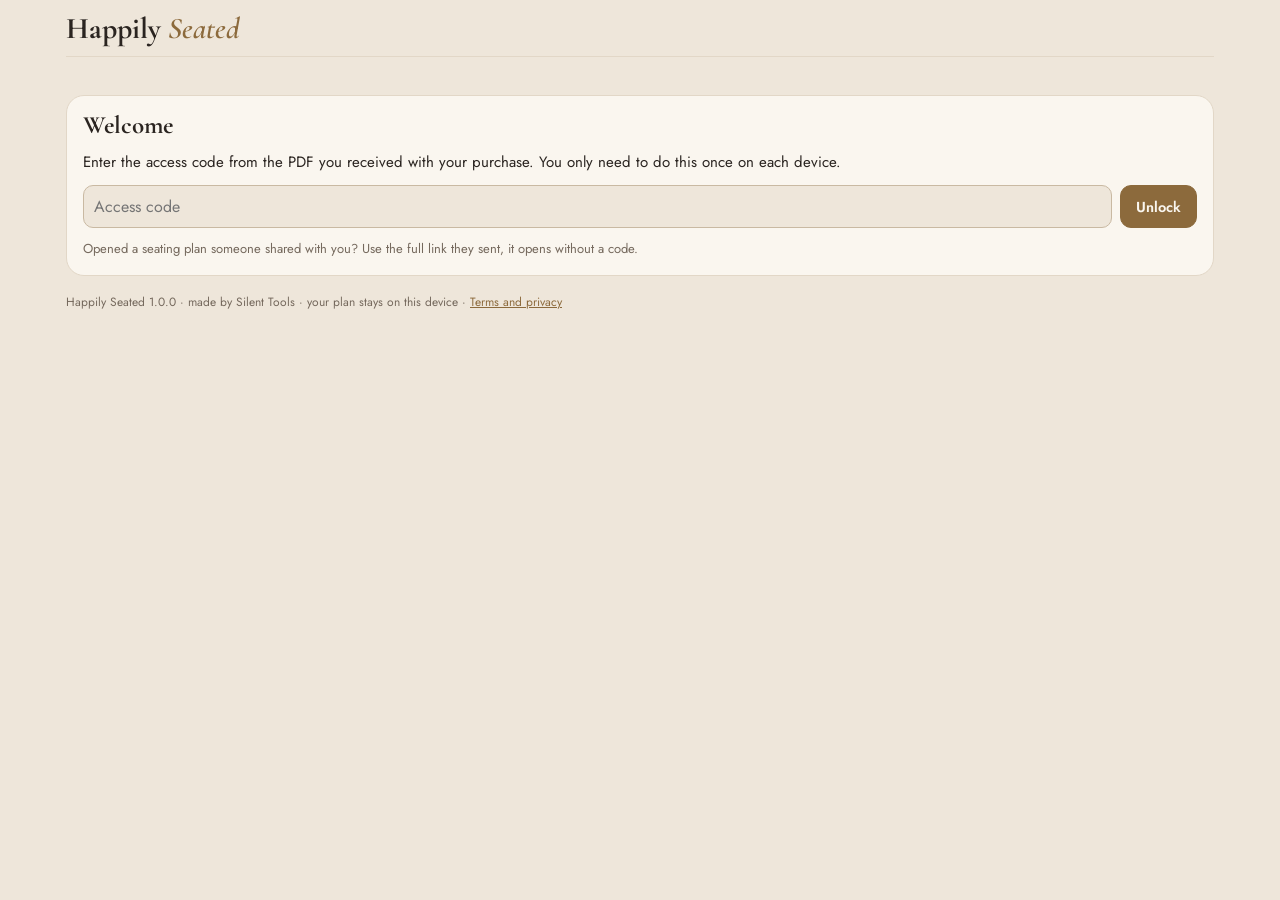
<file: happily-seated/index.html>
<!doctype html>
<html lang="en">
<head>
<meta charset="utf-8">
<meta name="viewport" content="width=device-width,initial-scale=1,viewport-fit=cover">
<title>Happily Seated</title>
<meta name="description" content="A wedding seating planner for your phone and computer. Import your guest list, seat everyone, print and share. No account, your plan stays on your device.">
<meta name="theme-color" content="#EEE6DA" media="(prefers-color-scheme: light)">
<meta name="theme-color" content="#1A1714" media="(prefers-color-scheme: dark)">
<meta name="apple-mobile-web-app-capable" content="yes">
<meta name="mobile-web-app-capable" content="yes">
<meta name="apple-mobile-web-app-title" content="Happily Seated">
<meta name="apple-mobile-web-app-status-bar-style" content="default">
<link rel="manifest" href="manifest.webmanifest">
<link rel="icon" type="image/png" sizes="192x192" href="icon-192.png">
<link rel="apple-touch-icon" href="icon-180.png">
<style>
html{font-size:17px;font:-apple-system-body;font-family:inherit}
:root{padding-top:env(safe-area-inset-top,0px);padding-bottom:env(safe-area-inset-bottom,0px)}
body{margin:0;-webkit-text-size-adjust:100%}
img{max-width:100%}
[hidden]{display:none!important}
.lock{margin-top:24px}
body::before{content:"";position:fixed;top:0;left:0;right:0;height:env(safe-area-inset-top,0px);background:var(--bg);z-index:60;pointer-events:none}
.foot a{color:var(--accent)}

</style>
<link rel="stylesheet" href="../fonts.css">
<style>
/* Theme: Beige (warm paper, bronze accent). Same tokens as Rain or Shine. */
:root{
  --bg:#EEE6DA; --surface:#FAF6EF; --ink:#2A2420; --muted:#75695D; --line:#E2D7C7; --line-strong:#C9B9A2;
  --accent:#8C6A3C; --accent-soft:#EFE3CF; --warn:#8F5A12; --warn-soft:#F6E7CC; --danger:#A3322A; --danger-soft:#F5DCD8; --ok:#4E7A4A;
  --f-display:"Cormorant Garamond","Didot",Georgia,serif;
  --f-body:"Jost",system-ui,-apple-system,"Segoe UI",sans-serif;
  --f-data:"IBM Plex Mono",ui-monospace,Menlo,monospace;
  --d-weight:700;
}
@media (prefers-color-scheme: dark){:root:not([data-theme="light"]){
  --bg:#1A1714; --surface:#24201C; --ink:#EFE7DA; --muted:#A99C8B; --line:#36302A; --line-strong:#50473D;
  --accent:#D5B47E; --accent-soft:#3A2F22; --warn:#E8B565; --warn-soft:#3A2C17; --danger:#F08A80; --danger-soft:#3D1F1C; --ok:#8FC28A;
  color-scheme:dark;
}}
:root[data-theme="dark"]{
  --bg:#1A1714; --surface:#24201C; --ink:#EFE7DA; --muted:#A99C8B; --line:#36302A; --line-strong:#50473D;
  --accent:#D5B47E; --accent-soft:#3A2F22; --warn:#E8B565; --warn-soft:#3A2C17; --danger:#F08A80; --danger-soft:#3D1F1C; --ok:#8FC28A;
  color-scheme:dark;
}
*{box-sizing:border-box}
html,body{background:var(--bg)}
body{color:var(--ink);font-family:var(--f-body);font-size:0.8824rem;line-height:1.45;margin:0}
button,input,textarea,select{font:inherit;color:inherit}
button:focus-visible,input:focus-visible,textarea:focus-visible,select:focus-visible{outline:2px solid var(--accent);outline-offset:2px}
.app{max-width:480px;margin:0 auto;padding-inline:16px;padding-block:0 120px;min-width:0}
@media (min-width:900px){.app{max-width:1180px}}
header.top{display:flex;align-items:baseline;justify-content:space-between;gap:12px;padding-block:14px 12px;border-bottom:1px solid var(--line);flex-wrap:wrap}
.brand{font-family:var(--f-display);font-weight:var(--d-weight);font-size:1.7647rem;margin:0;line-height:1}
.brand em{font-style:italic;font-weight:600;color:var(--accent)}
.hdr-sub{font-size:0.7647rem;color:var(--muted)}
nav.tabs{flex:1 0 100%;display:grid;grid-template-columns:repeat(4,minmax(0,1fr));gap:2px;background:var(--surface);border:1px solid var(--line);border-radius:14px;padding:3px}
nav.tabs button{border:0;background:transparent;border-radius:11px;padding:9px 0;font-size:0.8235rem;color:var(--muted);cursor:pointer;min-width:0}
nav.tabs button[aria-current="page"]{background:var(--accent-soft);color:var(--ink);font-weight:600}
main{padding-block:14px 0;display:grid;gap:14px;grid-template-columns:minmax(0,1fr);min-width:0}
main>*{min-width:0}
h2{font-family:var(--f-display);font-weight:var(--d-weight);font-size:1.4706rem;margin:6px 0 0;line-height:1.1}
h3{font-size:0.8824rem;margin:0;font-weight:600}
.muted{color:var(--muted)}
.hint{font-size:0.7647rem;color:var(--muted);margin:0}
.lbl{font-size:0.7059rem;letter-spacing:.06em;text-transform:uppercase;color:var(--muted);font-weight:600}
.card{background:var(--surface);border:1px solid var(--line);border-radius:18px;padding:16px;display:grid;gap:12px;min-width:0}
textarea{width:100%;min-height:150px;border:1px solid var(--line-strong);border-radius:12px;padding:11px 12px;font-size:0.9412rem;background:var(--bg);resize:vertical}
input[type=text],input[type=number],input[type=search],select{width:100%;border:1px solid var(--line-strong);border-radius:10px;padding:9px 10px;font-size:0.9412rem;background:var(--bg);min-width:0}
.seg{display:grid;grid-template-columns:repeat(3,minmax(0,1fr));border:1px solid var(--line-strong);border-radius:12px;padding:3px;gap:3px}
.seg.two{grid-template-columns:repeat(2,minmax(0,1fr))}
.seg button{border:0;background:transparent;border-radius:9px;padding:10px 4px;font-size:0.8824rem;cursor:pointer;line-height:1.2;min-height:44px}
.seg button[aria-pressed="true"]{background:var(--accent);color:var(--surface);font-weight:600}
.btns{display:flex;gap:8px;flex-wrap:wrap;align-items:center}
.btn{border:1px solid var(--line-strong);background:transparent;border-radius:11px;padding:9px 15px;cursor:pointer;font-size:0.8529rem;min-height:42px}
.btn.primary{background:var(--accent);border-color:var(--accent);color:var(--surface);font-weight:600}
.btn.danger{border-color:var(--danger);color:var(--danger)}
.btn.small{padding:6px 11px;font-size:0.7647rem;min-height:34px}
.btn:disabled{opacity:.5;cursor:default}
label.btn{display:inline-flex;align-items:center}
.msg{font-size:0.8235rem;color:var(--danger);margin:0}
.toast{font-size:0.8235rem;color:var(--accent);font-weight:600;margin:0}
.vh{position:absolute;width:1px;height:1px;overflow:hidden;clip:rect(0 0 0 0);white-space:nowrap}
.empty{border:1px dashed var(--line-strong);border-radius:18px;padding:22px 16px;text-align:center;color:var(--muted);display:grid;gap:12px;justify-items:center}
.row{display:flex;align-items:center;justify-content:space-between;gap:8px 10px;flex-wrap:wrap}
.num{font-family:var(--f-data);font-variant-numeric:tabular-nums}
.pill{display:inline-block;font-size:0.7059rem;padding:1px 8px;border-radius:999px;border:1px solid var(--line-strong);color:var(--muted);white-space:nowrap}
.pill.warn{border-color:var(--warn);color:var(--warn);background:var(--warn-soft)}
.pill.grp{border-color:var(--accent);color:var(--accent)}

/* import preview */
.pv{display:grid;gap:6px}
.pv-item{display:grid;grid-template-columns:auto minmax(0,1fr);gap:4px 10px;align-items:start;background:var(--bg);border:1px solid var(--line);border-radius:12px;padding:9px 11px}
.pv-item.off{opacity:.55}
.pv-item input[type=checkbox]{width:20px;height:20px;margin:2px 0 0;accent-color:var(--accent)}
.pv-names{min-width:0;overflow-wrap:anywhere}
.pv-meta{grid-column:2;display:flex;gap:6px;flex-wrap:wrap}
.pv-meta .pill{white-space:normal;overflow-wrap:anywhere;max-width:100%}
.map{display:grid;gap:8px}
.map label{display:grid;grid-template-columns:minmax(0,1fr) minmax(0,1fr);gap:8px;align-items:center;font-size:0.8235rem}
.map label span{overflow:hidden;text-overflow:ellipsis;white-space:nowrap}

/* guest list */
.glist{display:grid;gap:6px}
.gi{display:grid;grid-template-columns:minmax(0,1fr) auto;gap:2px 10px;align-items:center;background:var(--surface);border:1px solid var(--line);border-radius:14px;padding:10px 12px}
.gi .nm{overflow-wrap:anywhere}
.gi .sub{grid-column:1;font-size:0.7353rem;color:var(--muted)}
.gi .act{grid-row:span 2;display:flex;gap:6px}
.ggroup{border:1px solid var(--line);border-radius:16px;padding:8px;display:grid;gap:6px;background:var(--accent-soft)}
.ggroup>.gh{display:flex;justify-content:space-between;align-items:center;gap:8px;padding:2px 4px;font-size:0.7647rem;color:var(--muted);flex-wrap:wrap}
.ggroup>.gh b{color:var(--ink);font-weight:600}
.edit{display:grid;gap:8px;background:var(--surface);border:1px solid var(--accent);border-radius:14px;padding:12px}

/* seating */
.seat-layout{display:grid;gap:14px;grid-template-columns:minmax(0,1fr)}
@media (min-width:900px){.seat-layout{grid-template-columns:300px minmax(0,1fr);align-items:start}.pool{position:sticky;top:12px;max-height:calc(100vh - 24px);overflow:auto}}
.pool{display:grid;gap:8px;align-content:start}
.pool-list{display:grid;gap:6px}
.pc{display:grid;gap:2px;text-align:left;width:100%;background:var(--surface);border:1px solid var(--line);border-radius:14px;padding:10px 12px;cursor:pointer;touch-action:manipulation}
.pc .pl{display:flex;align-items:center;gap:8px;flex-wrap:wrap}
.pc small{font-size:0.7353rem;color:var(--muted)}
.pc[aria-pressed="true"]{border-color:var(--accent);box-shadow:0 0 0 2px var(--accent);background:var(--accent-soft)}
.pool.drop-hot{outline:2px dashed var(--accent);outline-offset:4px;border-radius:16px}
.tables{display:grid;gap:12px;grid-template-columns:minmax(0,1fr)}
@media (min-width:1100px){.tables{grid-template-columns:repeat(2,minmax(0,1fr))}}
@media (min-width:1500px){.tables{grid-template-columns:repeat(3,minmax(0,1fr))}}
.tcard{background:var(--surface);border:1px solid var(--line);border-radius:18px;padding:12px;display:grid;gap:10px;min-width:0}
.tcard.drop-hot,.tcard.can-drop{border-color:var(--accent);box-shadow:0 0 0 2px var(--accent)}
.thead{display:flex;justify-content:space-between;align-items:center;gap:8px;flex-wrap:wrap}
.tname{font-family:var(--f-display);font-weight:var(--d-weight);font-size:1.2941rem;line-height:1.1}
.tcount{font-size:0.7647rem;color:var(--muted)}
.tcount.full{color:var(--ok);font-weight:600}
.tdiag{display:block;width:120px;height:auto;margin:0 auto}
.tdiag .tb{fill:var(--accent-soft);stroke:var(--line-strong)}
.tdiag .s0{fill:var(--surface);stroke:var(--line-strong)}
.tdiag .s1{fill:var(--accent);stroke:var(--accent)}
.tdiag text{font-family:var(--f-data);font-size:0.6471rem;fill:var(--muted)}
.seats{display:grid;gap:4px}
.seats.long{grid-template-columns:minmax(0,1fr) minmax(0,1fr);column-gap:6px}
.side-l{font-size:0.6765rem;color:var(--muted);text-transform:uppercase;letter-spacing:.05em;padding:2px 4px}
.seat{display:grid;grid-template-columns:2.2em minmax(0,1fr);align-items:center;gap:6px;text-align:left;width:100%;border:1px solid var(--line);background:var(--bg);border-radius:10px;padding:6px 8px;cursor:pointer;min-height:38px;touch-action:manipulation}
.seat .sn{font-family:var(--f-data);font-size:0.7059rem;color:var(--muted)}
.seat .who{overflow:hidden;text-overflow:ellipsis;white-space:nowrap;font-size:0.8529rem}
.seat.free .who{color:var(--muted);font-style:italic}
.seat.sel{border-color:var(--accent);box-shadow:0 0 0 2px var(--accent);background:var(--accent-soft)}
.seat.drop-hot{background:var(--accent-soft);border-color:var(--accent)}
.seat.grp .who::after{content:" ⚭";color:var(--accent)}
.ghost{position:fixed;z-index:100;pointer-events:none;background:var(--accent);color:var(--surface);border-radius:12px;padding:8px 12px;font-weight:600;box-shadow:0 8px 24px rgba(0,0,0,.25);transform:translate(10px,10px);max-width:260px;overflow:hidden;text-overflow:ellipsis;white-space:nowrap}
body.dragging{user-select:none;-webkit-user-select:none;cursor:grabbing}

/* bottom action bar (phone-friendly) */
.selbar{position:fixed;left:0;right:0;bottom:0;z-index:50;padding:10px 16px calc(10px + env(safe-area-inset-bottom,0px));background:var(--ink);color:var(--bg);display:flex;justify-content:center}
.selbar>div{max-width:720px;width:100%;display:grid;gap:8px}
.selbar p{margin:0;font-size:0.8824rem;line-height:1.35}
.selbar .btn{border-color:var(--bg);color:var(--bg);min-height:40px}
.selbar .btn.primary{background:var(--bg);color:var(--ink)}
.addt{display:grid;gap:10px}
.addt .f3{display:grid;grid-template-columns:repeat(2,minmax(0,1fr));gap:8px}
.addt label{display:grid;gap:4px;font-size:0.7647rem;color:var(--muted)}
.foot{font-size:0.7059rem;color:var(--muted);margin-top:18px}
.foot a{color:var(--accent)}

/* part 2: compact tables, quick fill, seating wishes */
.tcard{padding:0;gap:0;overflow:hidden}
.trow{display:grid;grid-template-columns:minmax(0,1fr) auto;gap:2px 10px;align-items:baseline;text-align:left;width:100%;border:0;background:transparent;padding:12px 14px;cursor:pointer;color:inherit;touch-action:manipulation}
.trow .tname{font-size:1.2353rem}
.tcount{font-size:0.7941rem;color:var(--muted)}
.tnames{grid-column:1/-1;font-size:0.7941rem;color:var(--muted);display:-webkit-box;-webkit-line-clamp:2;-webkit-box-orient:vertical;overflow:hidden;overflow-wrap:anywhere}
.twarn{grid-column:1/-1;font-size:0.7647rem;color:var(--warn);font-weight:600}
.twarn.hard{color:var(--danger)}
.tcard.no-drop{opacity:.5}
.tbody{display:grid;gap:10px;padding:0 12px 12px}
.trow2{display:flex;align-items:center;justify-content:space-between;gap:10px}
.trow2 .tdiag{margin:0}
.issues{margin:0;padding:8px 10px 8px 26px;border-radius:10px;background:var(--warn-soft);display:grid;gap:4px;font-size:0.7941rem}
.issues li.hard{color:var(--danger);font-weight:600}
.stools{display:flex;flex-wrap:wrap;gap:8px;align-items:center}
.fillbox{display:grid;gap:4px}
.seats.long .fillbox{grid-column:1/-1}
.fill{display:grid;grid-template-columns:2.2em minmax(0,1fr) auto;gap:6px;align-items:center;border:2px solid var(--accent);border-radius:10px;padding:4px 6px;background:var(--surface)}
.fill .sn{font-family:var(--f-data);font-size:0.7059rem;color:var(--muted)}
.fill input{border:0;background:transparent;padding:6px 2px}
.sugg{display:grid;gap:4px}
.sg{text-align:left;border:1px solid var(--line);background:var(--surface);border-radius:10px;padding:8px 10px;display:grid;gap:2px;cursor:pointer;color:inherit;min-height:44px}
.sg small{color:var(--muted);font-size:0.7353rem}
.sg.bad small{color:var(--danger)}
.sg:disabled{opacity:.5;cursor:default}
.seat.free .who{font-size:0.7647rem}
.modes{display:grid;gap:6px}
.modes button{text-align:left;border:1px solid var(--line-strong);background:var(--surface);border-radius:12px;padding:10px 12px;display:grid;gap:2px;cursor:pointer;color:inherit}
.modes button span{font-size:0.7647rem;color:var(--muted)}
.modes button[aria-pressed="true"]{border-color:var(--accent);box-shadow:0 0 0 2px var(--accent);background:var(--accent-soft)}
.chipset{display:flex;flex-wrap:wrap;gap:6px}
.chipt{border:1px solid var(--line-strong);background:transparent;border-radius:999px;padding:6px 12px;font-size:0.8235rem;cursor:pointer;color:inherit;min-height:36px}
.chipt[aria-pressed="true"]{background:var(--accent);border-color:var(--accent);color:var(--surface)}
.chips-row{grid-column:1/-1;display:flex;flex-wrap:wrap;gap:4px;margin-top:2px}
.pill.bad{border-color:var(--danger);color:var(--danger);background:var(--danger-soft);display:inline-flex;align-items:center;gap:4px;white-space:normal}
.pill .x{border:0;background:none;color:inherit;font-size:0.9412rem;line-height:1;padding:0 2px;cursor:pointer}
.seg.four{grid-template-columns:repeat(4,minmax(0,1fr))}
.seg.four button{font-size:0.8235rem}
.seg2{display:inline-flex;border:1px solid var(--line-strong);border-radius:999px;padding:2px;gap:2px;background:var(--surface)}
.seg2 button{border:0;background:transparent;border-radius:999px;padding:5px 10px;font-size:0.7353rem;cursor:pointer;color:inherit;white-space:nowrap}
.seg2 button[aria-pressed="true"]{background:var(--accent);color:var(--surface);font-weight:600}
.ggroup.loose{background:transparent;border-style:dashed}
.ws{display:grid;grid-template-columns:minmax(0,7.5em) minmax(0,1fr);gap:8px;align-items:center;font-size:0.8235rem}
.searchrow{display:grid;grid-template-columns:minmax(0,1fr) auto;gap:8px}
.linkbtn{border:0;background:none;color:var(--accent);text-decoration:underline;cursor:pointer;padding:0;font-size:inherit}
.tables-col{display:grid;gap:12px;min-width:0}
.tables{align-items:start}
.pl{display:flex;align-items:center;gap:8px;flex-wrap:wrap}

/* part 3: print and export. Paper is always white, so these colours are fixed on purpose. */
:root{--paper:#FFFFFF;--pink:#2A2420;--pmuted:#6F6458;--paccent:#8C6A3C;--pline:#D6C8B4}
#measure{position:absolute;left:-10000px;top:0;visibility:hidden;pointer-events:none}
#print{display:none}
.outs{display:grid;gap:8px}
@media (min-width:900px){.outs{grid-template-columns:repeat(2,minmax(0,1fr))}}
.outb{text-align:left;width:100%;background:var(--surface);border:1px solid var(--line);border-radius:14px;padding:12px 14px;display:grid;gap:2px;cursor:pointer;color:inherit}
.outb b{font-family:var(--f-display);font-size:1.1765rem}
.outb span{font-size:0.7941rem;color:var(--muted)}
.labvis{display:grid;gap:6px}
.lvd summary{cursor:pointer;font-weight:600;padding:4px 0;min-height:32px}
.lvd[open] summary{margin-bottom:8px}
.lv{display:flex;justify-content:space-between;align-items:center;gap:6px 10px;flex-wrap:wrap;border-bottom:1px solid var(--line);padding:4px 0 8px}
.pvw{display:grid;gap:6px;justify-items:center}
.pvp{position:relative;box-shadow:0 2px 12px rgba(40,25,10,.22);background:#fff;overflow:hidden}
.pvs{transform-origin:0 0;position:absolute;left:0;top:0}
.pvn{font-size:0.7059rem;color:var(--muted);margin-bottom:8px}
.sheet{font-variant-numeric:lining-nums;font-feature-settings:'lnum' 1;background:var(--paper);color:var(--pink);box-sizing:border-box;padding:14mm 13mm;overflow:hidden;display:flex;flex-direction:column;font-family:var(--f-body);font-size:10pt;line-height:1.35;position:relative;color-scheme:light;-webkit-print-color-adjust:exact;print-color-adjust:exact}
.ph{text-align:center;margin-bottom:7mm}
.ph-k{font-size:8.5pt;letter-spacing:.22em;text-transform:uppercase;color:var(--paccent);font-weight:600}
.ph-t{font-family:var(--f-display);font-weight:700;font-size:30pt;line-height:1.05;margin-top:2mm}
.ph-d{font-size:10.5pt;color:var(--pmuted);margin-top:1.5mm}
.ph.small{margin-bottom:4mm}
.flow{flex:1 1 auto;min-height:0;display:grid;grid-template-columns:repeat(var(--cols),minmax(0,1fr));grid-template-rows:minmax(0,1fr);column-gap:7mm}
.fcol{min-height:0;overflow:hidden}
.pt-table{padding:0 0 calc(5mm * var(--z,1))}
.pt-tname{font-family:var(--f-display);font-weight:700;font-size:calc(15pt * var(--z,1));line-height:1.15;border-bottom:.3mm solid var(--pline);padding-bottom:1mm;margin-bottom:1.5mm}
.pt-tname span{font-family:var(--f-body);font-size:8pt;font-weight:600;letter-spacing:.1em;text-transform:uppercase;color:var(--pmuted)}
.pt-names{list-style:none;margin:0;padding:0;font-size:calc(10pt * var(--z,1))}
.pt-names li{padding:.35mm 0}
.pt-empty{color:var(--pmuted);font-style:italic;font-size:9.5pt}
.fs-key{text-align:center;font-size:9pt;color:var(--pmuted);margin:-4mm 0 5mm}
.fs-letter{font-family:var(--f-display);font-weight:700;font-size:calc(17pt * var(--z,1));color:var(--paccent);line-height:1;margin:2.5mm 0 1mm}
.fs-row{display:flex;align-items:baseline;gap:1.5mm;padding:.45mm 0;font-size:calc(10pt * var(--z,1))}
.fs-n{white-space:nowrap;overflow:hidden;text-overflow:ellipsis;min-width:0}
.fs-dots{flex:1 1 3mm;border-bottom:.3mm dotted var(--pline);min-width:3mm;align-self:center;transform:translateY(1mm)}
.fs-t.word{font-family:var(--f-body);font-size:calc(8.5pt * var(--z,1));white-space:nowrap}
.fs-row .fs-n{flex:0 1 auto;white-space:normal;overflow:visible;line-height:1.2}
.fs-t{font-family:var(--f-data);font-size:calc(9.5pt * var(--z,1));white-space:nowrap;font-weight:500}
.s-two{padding:0}
.tc{height:50%;box-sizing:border-box;display:flex;flex-direction:column;align-items:center;justify-content:center;text-align:center;padding:12mm 18mm;gap:5mm;overflow:hidden}
.tc+.tc{border-top:.3mm dashed var(--pline)}
.tc-k{font-size:9pt;letter-spacing:.22em;text-transform:uppercase;color:var(--paccent);font-weight:600}
.tc-n{font-family:var(--f-display);font-weight:700;line-height:.85}
.tc-n small{display:block;font-size:22pt;font-weight:600;font-style:italic;color:var(--paccent);line-height:1.2}
.tc-n b{font-size:120pt;font-weight:700}
.tc-n.word{font-size:52pt;line-height:1}
.tc-n.word.long{font-size:36pt}
.tc-names{font-size:11.5pt;color:var(--pmuted);max-width:160mm;line-height:1.6;text-wrap:balance}
.tc-names.many{font-size:9pt}
.s-cards{padding:0;align-items:center;justify-content:center}
.cards{display:grid;grid-template-columns:repeat(2,88.9mm)}
.pc-card{width:88.9mm;height:50.8mm;box-sizing:border-box;outline:.25mm dashed var(--pline);outline-offset:-.125mm;position:relative}
.pc-card.fold{height:101.6mm}
.pc-card.fold::after{content:"";position:absolute;left:0;right:0;top:50%;border-top:.25mm dotted var(--pline)}
.pc-half{height:50.8mm;display:flex;flex-direction:column;align-items:center;justify-content:center;gap:2mm;padding:4mm 6mm;box-sizing:border-box;text-align:center;position:relative}
.pc-half.top{transform:rotate(180deg)}
.pc-name{font-family:var(--f-display);font-weight:700;font-size:22pt;line-height:1.05}
.pc-name.long{font-size:17pt}.pc-name.xlong{font-size:13.5pt}
.pc-t{font-size:8.5pt;letter-spacing:.2em;text-transform:uppercase;color:var(--paccent);font-weight:600}
.pc-m{position:absolute;right:4mm;bottom:3mm;font-size:7.5pt;color:var(--pmuted)}
.s-party{padding:16mm 14mm}
.pty{display:flex;flex-direction:column;flex:1 1 auto;min-height:0}
.pty-title{font-family:var(--f-display);font-style:italic;font-weight:700;font-size:calc(46pt * var(--k));text-align:center;line-height:1;margin:calc(3mm * var(--k)) 0 calc(9mm * var(--k))}
.pty-grid{display:grid;grid-template-columns:repeat(var(--pc),minmax(0,1fr));gap:calc(5mm * var(--k)) 6mm;align-content:start}
.pi{text-align:center;padding-top:calc(3mm * var(--k));border-top:.3mm solid var(--pline)}
.pi-n{font-family:var(--f-display);font-weight:700;font-size:calc(40pt * var(--k));line-height:1;color:var(--paccent)}
.pi-l{font-size:calc(10.5pt * var(--k));font-weight:600;text-transform:uppercase;letter-spacing:.12em;margin-top:1.2mm;line-height:1.25}
.pi-names{font-size:calc(8.5pt * var(--k));color:var(--pmuted);margin-top:1.2mm;font-style:italic;line-height:1.3}
.pty-foot{text-align:center;font-size:10pt;color:var(--pmuted);margin-top:auto;padding-top:5mm;border-top:.3mm solid var(--pline)}
.mt{width:100%;border-collapse:collapse;font-size:10pt}
.mt th,.mt td{border-bottom:.3mm solid var(--pline);padding:1.8mm 2mm;text-align:right;font-variant-numeric:tabular-nums}
.mt th:first-child,.mt td:first-child{text-align:left}
.mt thead th{font-size:8pt;letter-spacing:.1em;text-transform:uppercase;color:var(--paccent);font-weight:600}
.mt tfoot td{font-weight:700;border-top:.5mm solid var(--pink);border-bottom:0}
@media print{
  html,body{background:#fff!important}
  :root{padding:0!important}
  body>*:not(#print){display:none!important}
  #print{display:block!important}
  #print .sheet{break-after:page;page-break-after:always}
  #print .sheet:last-of-type{break-after:auto;page-break-after:auto}
}

.dtable{overflow-x:auto;border:1px solid var(--line);border-radius:12px;background:var(--surface)}
.dtable table{border-collapse:collapse;font-size:0.7647rem;min-width:100%}
.dtable th,.dtable td{padding:6px 10px;border-bottom:1px solid var(--line);text-align:left;white-space:nowrap}
.dtable th{font-size:0.6765rem;letter-spacing:.05em;text-transform:uppercase;color:var(--muted)}
.copyarea{min-height:280px;font-family:var(--f-data);font-size:0.8235rem;line-height:1.5}
.howto{margin:0;padding-left:22px;display:grid;gap:6px;font-size:0.8529rem}

/* part 5: share */
.viewing nav.tabs,.viewing #hdr,.viewing .foot,.viewing header.top{display:none}
.viewer{display:grid;gap:14px}
.vh-head{text-align:center;padding:10px 0 4px}
.vh-head .ph-k{font-size:0.7059rem;letter-spacing:.2em;text-transform:uppercase;color:var(--accent);font-weight:600}
.vh-t{font-family:var(--f-display);font-weight:700;font-size:2.3529rem;line-height:1.05;margin:6px 0 4px;text-wrap:balance}
.vh-d{color:var(--muted)}
.vhits{display:grid;gap:6px}
.vhit{display:flex;justify-content:space-between;gap:12px;align-items:baseline;background:var(--accent-soft);border-radius:10px;padding:10px 12px;font-size:1.0rem}
.vhit b{font-family:var(--f-display);font-size:1.1765rem;white-space:nowrap}
.vtables{display:grid;gap:10px;grid-template-columns:repeat(auto-fill,minmax(min(100%,220px),1fr));align-items:start}
.vt{background:var(--surface);border:1px solid var(--line);border-radius:14px;padding:12px 14px}
.vt-h{display:flex;justify-content:space-between;align-items:baseline;border-bottom:1px solid var(--line);padding-bottom:4px;margin-bottom:6px}
.vt-h b{font-family:var(--f-display);font-size:1.2353rem}
.vt-h span{color:var(--muted);font-size:0.7647rem}
.vt ul{list-style:none;margin:0;padding:0;display:grid;gap:2px}
.vmade{text-align:center;font-size:0.7647rem;color:var(--muted);margin:4px 0 0}
.vmade a{color:var(--accent)}
.linkarea{min-height:90px;font-family:var(--f-data);font-size:0.7059rem;word-break:break-all}
.opt{display:grid;grid-template-columns:auto minmax(0,1fr);gap:10px;align-items:center}
.opt span{font-size:0.7941rem;color:var(--muted)}
@media (max-width:380px){.opt{grid-template-columns:1fr}}
.notice{border:1px solid var(--warn);background:var(--warn-soft);border-radius:14px;padding:12px 14px;display:grid;gap:6px}
.notice p{margin:0;font-size:0.8235rem}
nav.tabs button{padding-inline:2px}

/* part 6: events */
.evbar{display:flex;flex-wrap:wrap;gap:8px 10px;align-items:center}
.evbar select{width:auto;flex:1 1 180px;max-width:100%}
.evbar .hint{flex:1 1 200px}
.evlist{display:grid;gap:8px}
.evrow{display:grid;grid-template-columns:minmax(0,1fr) auto;gap:6px 10px;align-items:center;border-bottom:1px solid var(--line);padding-bottom:8px}
.evrow .btns{grid-column:1/-1}
.pklist{display:grid;gap:4px;max-height:60vh;overflow:auto}
.pk{display:grid;grid-template-columns:auto minmax(0,1fr);gap:10px;align-items:start;padding:8px 10px;border:1px solid var(--line);border-radius:10px;background:var(--bg)}
.pk input,.evck input{width:20px;height:20px;accent-color:var(--accent);margin:0}
.evck{display:inline-flex;align-items:center;gap:6px;border:1px solid var(--line-strong);border-radius:999px;padding:6px 12px;font-size:0.8235rem}

/* part 7: settings, a2hs */
.hdr-sub .linkbtn{font-size:0.7647rem}
.tsizes{display:grid;grid-template-columns:repeat(2,minmax(0,1fr));gap:6px}
.tsizes button,.themes button{border:1px solid var(--line-strong);background:var(--surface);border-radius:12px;padding:10px 6px;cursor:pointer;color:inherit}
.tsizes button[aria-pressed="true"],.themes button[aria-pressed="true"]{border-color:var(--accent);box-shadow:0 0 0 1.5px var(--accent);font-weight:600}
.themes{display:grid;grid-template-columns:repeat(2,minmax(0,1fr));gap:6px}
.themes button{display:grid;gap:5px;justify-items:center;font-size:0.8235rem}
.sw{display:flex;gap:2px}.sw i{width:12px;height:12px;border-radius:3px;display:block;outline:1px solid rgba(127,127,127,.25)}
.a2hs{border:2px solid var(--danger);background:var(--danger-soft);border-radius:16px;padding:12px 14px;display:grid;gap:8px}
.a2hs .rtag{color:var(--danger);font-weight:700;font-size:0.7353rem;letter-spacing:.06em;text-transform:uppercase}
.a2hs h2{margin:0}
.a2hs b.t{color:var(--danger);font-size:0.8824rem}
.a2hs p{margin:0;font-size:0.8529rem;line-height:1.45}
.a2hs ol{margin:0;padding-left:22px;display:grid;gap:6px;font-size:0.8529rem}
.a2hs details summary,.card details summary{cursor:pointer;font-weight:600;color:var(--danger);font-size:0.8529rem;padding:4px 0}
.card details summary{color:var(--accent)}
.a2hs.gate p,.a2hs.gate ol{font-size:0.9412rem}
</style>

</head>
<body>
<div class="app">
  <header class="top">
    <h1 class="brand">Happily <em>Seated</em></h1>
    <div class="hdr-sub" id="hdr"></div>
    <nav class="tabs" id="tabs" aria-label="Views"></nav>
  </header>
  <main id="view"></main>
  <p class="foot">Happily Seated 1.0.0 · made by Silent Tools · your plan stays on this device · <a href="../terms.html">Terms and privacy</a></p>
</div>
<div id="bar"></div>
<div id="print"></div>

<script src="../xlsx.full.min.js"></script>
<script>
(function(){
/* ---------- storage ---------- */
const KEY='seating.v1';
const uid=()=>Math.random().toString(36).slice(2,9)+Date.now().toString(36).slice(-3);
const now=()=>new Date().toISOString();
function fresh(){const ev=uid();return {schema:1,settings:{},events:[{id:ev,name:'Reception'}],cur:ev,guests:{},groups:{},tables:{[ev]:[]},seats:{[ev]:{}},rules:[]};}
function load(){try{const raw=localStorage.getItem(KEY);if(raw){const d=JSON.parse(raw);if(d&&d.schema===1&&d.guests)return d;}}catch(e){}return fresh();}
let DB=load(),storageOk=true;
function save(){try{localStorage.setItem(KEY,JSON.stringify(DB));storageOk=true;}catch(e){storageOk=false;}}
const esc=s=>String(s??'').replace(/[&<>"]/g,c=>({'&':'&amp;','<':'&lt;','>':'&gt;','"':'&quot;'}[c]));
const ev=()=>DB.cur;
const T=()=>DB.tables[ev()]||(DB.tables[ev()]=[]);
const SM=()=>DB.seats[ev()]||(DB.seats[ev()]={});

/* ---------- name parsing ---------- */
const normName=s=>String(s||'').toLowerCase().replace(/[^\p{L}\p{N}]+/gu,' ').trim();
const tidy=s=>String(s||'').replace(/\s+/g,' ').trim();
const words=s=>tidy(s).split(' ').filter(Boolean);
const TITLE=/^(dr|mr|mrs|ms|miss|mx|prof|rev|aunt|uncle|grandma|grandpa)\.?$/i;
const GENERIC=/^(?:guest|plus[ -]?one|\+ ?1|guest\s*\(plus[ -]?one\)|\(plus one\))$/i;
const nWords=s=>words(s).filter(w=>!TITLE.test(w)).length;
function surnameOf(base){
  let s=tidy(base).replace(/^the\s+/i,'').replace(/\s+(family|household|party)$/i,'');
  if(/^the\s+/i.test(tidy(base))&&/[^s]s$/i.test(s)&&!/ss$/i.test(s))s=s.replace(/s$/i,'');
  return s;
}
/* One line of a guest list -> {members:[...], group:'name'|null} */
function parseLine(raw){
  let line=tidy(String(raw).replace(/[\p{Extended_Pictographic}\u{FE0F}\u{200D}]/gu,'').replace(/^\s*(?:[-*•·–]|\d{1,3}[.)])\s+/,''));
  if(!line||/:\s*$/.test(line)||/^(bride|groom)'?s?\s+(side|family|friends)$/i.test(line))return null;
  line=line.replace(/[;,.]+$/,'');
  let extra=0,m;
  if((m=line.match(/^(.*?)\s*(?:\+\s*(\d{1,2})|\bplus\s+(one|two|1|2))$/i))&&m[1]){
    extra=m[2]?+m[2]:({one:1,two:2}[String(m[3]).toLowerCase()]||+m[3]);line=tidy(m[1]);
  }
  let count=0;
  if((m=line.match(/^(.*?)\s*[(\[]\s*(\d{1,2})\s*[)\]]$/))&&m[1]){count=+m[2];line=tidy(m[1]);}
  else if((m=line.match(/^(.*?)\s*[x×]\s*(\d{1,2})$/i))&&m[1]){count=+m[2];line=tidy(m[1]);}
  let parts=line.split(/\s+(?:&|and|\+|und|ja)\s+|\s*&\s*/i).map(tidy).filter(Boolean);
  if(parts.length>1)parts=parts.flatMap(x=>x.split(',')).map(tidy).filter(Boolean);
  if(parts.length===1&&line.includes(',')){
    const c=line.split(',').map(tidy).filter(Boolean);
    if(c.length===2&&words(c[0]).length===1&&words(c[1]).length===1)parts=[c[1]+' '+c[0]];
    else if(c.length>=2)parts=c;
  }
  let members=parts.slice(),group=null;
  if(members.length>1){
    const multi=members.filter(p=>nWords(p)>=2&&!GENERIC.test(p)),src=nWords(members[members.length-1])>=2?members[members.length-1]:multi[0];
    if(src){const sur=words(src).filter(w=>!TITLE.test(w)).slice(1).join(' ');members=members.map(p=>nWords(p)===1&&!GENERIC.test(p)?p+' '+sur:p);}
    members=members.map(p=>GENERIC.test(p)?`Guest of ${members.find(x=>!GENERIC.test(x))||'party'}`:p);
    group=members.length===2?members.join(' & '):members.join(', ');
  }
  const isFamily=members.length===1&&(count>1||/^the\s|\s(family|household)$/i.test(members[0]));
  if(isFamily){
    const base=members[0],sur=surnameOf(base),n=Math.max(count,2);
    group=/^the\s/i.test(base)?base:(/family$/i.test(base)?'The '+base:'The '+sur+' family');
    members=[];for(let i=1;i<=n;i++)members.push(`${sur} guest ${i}`);
    count=0;
  } else if(count>members.length){
    const sur=words(members[members.length-1]).slice(1).join(' ')||members[0];
    for(let i=members.length;i<count;i++)members.push(`${sur} guest ${i+1}`);
    group=group||members[0]+"'s party";
  }
  if(extra){
    const host=members[0];
    for(let i=1;i<=extra;i++)members.push(extra===1?`Guest of ${host}`:`Guest ${i} of ${host}`);
    group=group||`${host} +${extra}`;
  }
  if(members.length<2)group=null;
  return {members,group};
}
function normSide(v){const s=String(v||'').toLowerCase();if(/both|mutual|couple|shared/.test(s))return 'both';if(/bride|\bher\b|hers/.test(s))return 'bride';if(/groom|\bhis\b/.test(s))return 'groom';return '';}
/* a heading line like "Bride's side:" sets the side for the lines below it */
function sideHeading(line){const l=tidy(String(line).replace(/[\p{Extended_Pictographic}\u{FE0F}\u{200D}]/gu,''));if(!l||l.length>40)return null;if(!(/:\s*$/.test(l)||/^(bride|groom)'?s?\s+(side|family|friends|guests)$/i.test(l)))return null;const s=normSide(l);return s||null;}
/* columns for pasted Excel rows and imported files */
const FIELDS=[['skip','— ignore —'],['name','Full name'],['first','First name'],['last','Last name'],['group','Party / household'],['meal','Meal choice'],['tags','Labels'],['note','Note'],['more','Also coming (names)'],['rsvp','RSVP answer'],['side','Side (bride or groom)']];
function guessField(h){
  const s=String(h||'').toLowerCase().trim();
  if(!s)return 'skip';
  if(/^side$|whose side|bride or groom|guest of/.test(s))return 'side';
  if(/number|count|how many|#|timestamp|e-?mail|phone|address|type|table/.test(s))return 'skip';
  if(/with you|companion|plus.?one|additional|other guest|who.*com|guest names/.test(s))return 'more';
  if(/rsvp|attend|joining|status|will you|response/.test(s))return 'rsvp';
  if(/know|message|allerg|dietary|note|comment|remark/.test(s))return 'note';
  if(/first|given/.test(s))return 'first';
  if(/last|surname|family name/.test(s))return 'last';
  if(/party|household|group|invit|family|couple/.test(s))return 'group';
  if(/meal|entr[eé]e|menu|dinner|food|course/.test(s))return 'meal';
  if(/tag|label|role|job|hobby/.test(s))return 'tags';
  if(/note|comment|remark/.test(s))return 'note';
  if(/name|guest/.test(s))return 'name';
  return 'skip';
}
function looksHeader(row){return row.some(c=>guessField(c)!=='skip')&&!row.some(c=>/\s&\s/.test(String(c||'')));}
function parseRows(rows,mapping){
  rows=rows.map(r=>r.map(c=>tidy(c==null?'':String(c)))).filter(r=>r.some(Boolean));
  if(!rows.length)return {items:[],header:null,mapping:[]};
  let header=null;
  if(looksHeader(rows[0])){header=rows.shift();}
  const width=Math.max(...rows.map(r=>r.length),header?header.length:0);
  if(!mapping)mapping=[...Array(width)].map((_,i)=>header?guessField(header[i]):(i===0?'name':'skip'));
  const col=f=>mapping.indexOf(f);
  const iN=col('name'),iF=col('first'),iL=col('last'),iG=col('group'),iM=col('meal'),iT=col('tags'),iNo=col('note'),iMo=col('more'),iR=col('rsvp'),iS=col('side');
  const items=[],byGroup={};let declined=0;
  for(const r of rows){
    const g=k=>k>=0?(r[k]||''):'';
    let nm=iF>=0||iL>=0?tidy(g(iF)+' '+g(iL)):g(iN);
    if(!nm)continue;
    const ans=g(iR);
    if(ans&&!/no response|pending|awaiting|maybe|not yet/i.test(ans)&&/^\s*(no\b|not\b|declin|regret|sorry|can.?t|cannot|won.?t|unable)/i.test(ans)){declined++;continue;}
    const more=g(iMo).replace(/^(none|no|n\/a|-|just me)$/i,'');
    const p=parseLine(more?nm+' & '+more.replace(/\s+and\s+/gi,', '):nm);if(!p)continue;
    if(more&&p.members.length>1&&!p.group)p.group=p.members.join(' & ');
    const extra={side:normSide(g(iS)),meal:g(iM),tags:g(iT)?g(iT).split(/[,;]/).map(tidy).filter(Boolean):[],note:g(iNo)};
    const people=p.members.map(n=>({name:n,...extra}));
    const gk=g(iG);
    if(gk){
      if(byGroup[gk]){byGroup[gk].people.push(...people);continue;}
      byGroup[gk]={people,group:gk};items.push(byGroup[gk]);
    } else items.push({people,group:p.group});
  }
  items.forEach(it=>{
    const host=(it.people.find(x=>!GENERIC.test(x.name)&&!/^guest\b|plus one/i.test(x.name))||{}).name;
    it.people.forEach(x=>{if(GENERIC.test(x.name)||/^guest\s*\(?plus|\(plus one\)$/i.test(x.name))x.name=host?`Guest of ${host}`:'Guest';});
    if(it.people.length<2)it.group=null;else if(!it.group||/ party$/i.test(it.group)&&false)it.group=it.people.map(x=>x.name).join(' & ');});
  return {items,header,mapping,declined};
}
function parseText(text){
  const lines=String(text||'').split(/\r?\n/);
  const tabbed=lines.filter(l=>l.includes('\t')).length;
  if(tabbed>=Math.max(1,lines.filter(l=>l.trim()).length*0.5))return {kind:'rows',rows:lines.filter(l=>l.trim()).map(l=>l.split('\t'))};
  let ls=lines;
  if(lines.filter(l=>l.trim()).length===1&&/;/.test(lines.join('')))ls=lines.join('').split(';');
  const items=[];let side='';
  for(const l of ls){const h=sideHeading(l);if(h){side=h;continue;}const p=parseLine(l);if(p)items.push({people:p.members.map(n=>({name:n,side,meal:'',tags:[],note:''})),group:p.group});}
  return {kind:'lines',items};
}
/* mark duplicates against the list and within the batch */
function markDupes(items){
  const have=new Set(Object.values(DB.guests).map(g=>normName(g.name))),seen=new Set();
  for(const it of items)for(const p of it.people){const k=normName(p.name);p.dupe=have.has(k)?'already on your list':seen.has(k)?'twice in this list':'';seen.add(k);}
  for(const it of items)it.on=!it.people.every(p=>p.dupe);
  return items;
}

/* ---------- guests, groups and seating wishes ---------- */
function addItems(items){
  let n=0;const t=now();
  for(const it of items){
    if(!it.on)continue;
    const people=it.people.filter(p=>!p.dupe||it.keepDupes);
    if(!people.length)continue;
    let gid=null;
    if(it.group&&people.length>1){gid=uid();DB.groups[gid]={id:gid,name:it.group,kind:'must'};}
    for(const p of people){const id=uid();DB.seq=(DB.seq||0)+1;DB.guests[id]={id,ord:DB.seq,name:p.name,groupId:gid,side:p.side||'',meal:p.meal||'',tags:p.tags||[],note:p.note||'',events:[ev()],createdAt:t,updatedAt:t};n++;}
  }
  save();return n;
}
const byOrd=(a,b)=>(a.ord||0)-(b.ord||0)||a.createdAt.localeCompare(b.createdAt);
const inEv=(g,eid)=>!Array.isArray(g.events)||g.events.includes(eid||DB.cur);
const EG=()=>Object.values(DB.guests).filter(g=>inEv(g));
const multiEv=()=>DB.events.length>1;
const evName=()=>(DB.events.find(e=>e.id===DB.cur)||{}).name||'';
const members=gid=>Object.values(DB.guests).filter(g=>g.groupId===gid).sort((a,b)=>byOrd(a,b));
const grp=id=>{const g=DB.guests[id];return g&&g.groupId&&DB.groups[g.groupId]||null;};
const isMust=gr=>!!gr&&gr.kind!=='prefer';
const firstName=n=>String(n).split(' ')[0];
function cleanGroups(){
  for(const gid of Object.keys(DB.groups)){const m=members(gid);if(m.length<2){m.forEach(g=>g.groupId=null);delete DB.groups[gid];}}
  DB.rules=(DB.rules||[]).filter(r=>DB.guests[r.a]&&DB.guests[r.b]);
}
function removeGuest(id){unseat([id]);delete DB.guests[id];cleanGroups();save();}
const apartOf=id=>(DB.rules||[]).filter(r=>r.kind==='apart'&&(r.a===id||r.b===id)).map(r=>r.a===id?r.b:r.a).filter(x=>DB.guests[x]);
function addApart(a,b){if(!a||!b||a===b)return;DB.rules=DB.rules||[];if(!apartOf(a).includes(b))DB.rules.push({id:uid(),kind:'apart',a,b});save();}
function removeApart(a,b){DB.rules=(DB.rules||[]).filter(r=>!(r.kind==='apart'&&((r.a===a&&r.b===b)||(r.a===b&&r.b===a))));save();}
/* "Sit with": join the other guest's group, or start a together-if-possible pair */
function joinWith(id,other){
  const g=DB.guests[id],o=DB.guests[other];if(!g||!o||id===other)return;
  if(o.groupId&&DB.groups[o.groupId])g.groupId=o.groupId;
  else if(g.groupId&&DB.groups[g.groupId])o.groupId=g.groupId;
  else{const gid=uid();DB.groups[gid]={id:gid,name:`${o.name} & ${g.name}`,kind:'prefer'};g.groupId=o.groupId=gid;}
  removeApart(id,other);g.updatedAt=o.updatedAt=now();cleanGroups();save();
}
function allTags(){const m=new Map();for(const g of Object.values(DB.guests))for(const t of g.tags||[]){const k=t.toLowerCase();if(!m.has(k))m.set(k,t);}return [...m.values()].sort((a,b)=>a.localeCompare(b));}
const tagSet=ids=>new Set(ids.flatMap(id=>(DB.guests[id].tags||[]).map(x=>x.toLowerCase())));
function sideOfUnit(u){const c={};u.ids.forEach(id=>{const s=DB.guests[id].side;if(s)c[s]=(c[s]||0)+1;});return Object.keys(c).sort((a,b)=>c[b]-c[a])[0]||'';}
const SIDE_LABEL={bride:'Bride’s side',groom:'Groom’s side',both:'Both sides'};

/* ---------- seating ---------- */
function seatOf(id){const sm=SM();for(const tid in sm){const i=sm[tid].indexOf(id);if(i>=0)return {tid,i};}return null;}
function unseat(ids){const sm=SM();for(const tid in sm)sm[tid]=sm[tid].map(x=>ids.includes(x)?null:x);}
const tableById=tid=>T().find(t=>t.id===tid);
const arr=tid=>{const t=tableById(tid),sm=SM();if(!sm[tid])sm[tid]=[];while(sm[tid].length<t.seats)sm[tid].push(null);sm[tid].length=t.seats;return sm[tid];};
const free=tid=>arr(tid).filter(x=>!x||!DB.guests[x]).length;
const seated=()=>{const s=new Set();for(const a of Object.values(SM()))a.forEach(x=>x&&s.add(x));return s;};
/* order to walk the seats from a start seat, so a group sits side by side */
function walk(t,start){
  const n=t.seats,o=[];
  if(t.shape==='long'){const k=Math.ceil(n/2),side=start<k?0:1,a=side?[...Array(n-k)].map((_,i)=>k+i):[...Array(k)].map((_,i)=>i),b=side?[...Array(k)].map((_,i)=>i):[...Array(n-k)].map((_,i)=>k+i);
    const pos=a.indexOf(start);return [...a.slice(pos),...a.slice(0,pos).reverse(),...b];}
  for(let i=0;i<n;i++)o.push((start+i)%n);return o;
}
let HIST=[];
function snapshot(){HIST.push(JSON.stringify(SM()));if(HIST.length>50)HIST.shift();}
function undo(){const s=HIST.pop();if(s==null)return false;DB.seats[ev()]=JSON.parse(s);save();return true;}
/* place ids at table tid, starting at seat (or first free). Returns '' or an error message. */
function place(ids,tid,seat){
  const t=tableById(tid);if(!t||!ids.length)return 'Nothing to place.';
  const before=JSON.stringify(SM());
  const from=ids.length===1?seatOf(ids[0]):null;
  unseat(ids);
  const a=arr(tid);
  if(ids.length===1&&seat!=null){
    const occ=a[seat];
    a[seat]=ids[0];
    if(occ&&occ!==ids[0]){if(from&&!(from.tid===tid&&from.i===seat))arr(from.tid)[from.i]=occ;}
    return '';
  }
  const order=walk(t,seat==null?Math.max(0,a.findIndex(x=>!x)):seat).filter(i=>!a[i]);
  if(order.length<ids.length){DB.seats[ev()]=JSON.parse(before);return `${t.name} has ${order.length} free ${order.length===1?'seat':'seats'}, and ${ids.length} people need one.`;}
  ids.forEach((id,k)=>a[order[k]]=id);
  return '';
}
function addTables(shape,seats,count){
  const list=T();let next=list.reduce((m,t)=>{const k=+(String(t.name).match(/^Table (\d+)$/)||[])[1];return k>m?k:m;},0);
  for(let i=0;i<count;i++){const id=uid();list.push({id,name:`Table ${++next}`,shape,seats});SM()[id]=Array(seats).fill(null);}
  save();
}
function resizeTable(tid,seats){const t=tableById(tid);const a=arr(tid);const bumped=a.slice(seats).filter(Boolean);t.seats=seats;const n=arr(tid);bumped.forEach(id=>{const k=n.indexOf(null);if(k>=0)n[k]=id;});const lost=bumped.filter(id=>!n.includes(id)).length;save();return lost;}
function deleteTable(tid){DB.tables[ev()]=T().filter(t=>t.id!==tid);delete SM()[tid];save();}
/* who a seat touches: next to (and across, at a long table) */
function neighbours(t,i){
  const n=t.seats;
  if(t.shape==='long'){const k=Math.ceil(n/2),side=i<k?0:1,j=side?i-k:i,len=side?n-k:k,base=side?k:0,o={next:[],across:[]};
    if(j>0)o.next.push(base+j-1);if(j<len-1)o.next.push(base+j+1);const acr=side?j:k+j;if(acr<n&&(side?acr<k:true))o.across.push(acr);return o;}
  return {next:n>1?[...new Set([(i+n-1)%n,(i+1)%n])].filter(x=>x!==i):[],across:[]};
}

/* ---------- what each table needs to know ---------- */
const seatedAt=tid=>arr(tid).filter(x=>x&&DB.guests[x]);
function tableIssues(tid){
  const ids=seatedAt(tid),set=new Set(ids),out=[],seen=new Set();
  for(const id of ids)for(const o of apartOf(id))if(set.has(o)){const k=[id,o].sort().join();if(!seen.has(k)){seen.add(k);out.push({hard:true,text:`${DB.guests[id].name} and ${DB.guests[o].name} are meant to be kept apart.`});}}
  for(const id of ids){const gr=grp(id);if(!gr)continue;
    for(const m of members(gr.id)){if(m.id===id||set.has(m.id))continue;const at=seatOf(m.id);const k='w'+[id,m.id].sort().join();
      if(at&&!seen.has(k)){seen.add(k);out.push({hard:false,text:`${DB.guests[id].name} ${isMust(gr)?'came with':'would like to sit with'} ${m.name}, who is at ${tableById(at.tid).name}.`});}}}
  return out;
}
/* how well a unit of guests fits a table; -1e9 means it must not go there */
function unitScore(u,tid,mode){
  const ids=seatedAt(tid).filter(x=>!u.ids.includes(x)),set=new Set(ids);let s=0;
  for(const id of u.ids){
    if(apartOf(id).some(o=>set.has(o)))return -1e9;
    const gr=grp(id);if(gr)for(const m of members(gr.id))if(set.has(m.id))s+=isMust(gr)?80:50;
  }
  const ut=tagSet(u.ids),tt=ids.flatMap(id=>(DB.guests[id].tags||[]).map(x=>x.toLowerCase()));
  const overlap=tt.filter(x=>ut.has(x)).length,tagged=ids.filter(id=>(DB.guests[id].tags||[]).length).length;
  const us=sideOfUnit(u),sides=ids.map(id=>DB.guests[id].side).filter(x=>x&&x!=='both');
  const same=us&&us!=='both'?sides.filter(x=>x===us).length:0,other=us&&us!=='both'?sides.filter(x=>x!==us).length:0;
  if(mode==='side'){s+=same*6-other*8+overlap;if(!ids.length&&us&&us!=='both')s+=2;s+=ids.length*.1;}
  else if(mode==='mix'){s-=overlap*5;s+=(ut.size?tagged:0)*.5;s-=ids.length*.6;}
  else{s+=overlap*6+same-other;if(ut.size&&!overlap)s+=ids.length?-tagged*.5:3;s+=ids.length*.1;}
  return s;
}
function why(u,tid){
  const ids=seatedAt(tid).filter(x=>!u.ids.includes(x)),set=new Set(ids),r=[];
  for(const id of u.ids){const c=apartOf(id).find(o=>set.has(o));if(c)return {bad:true,text:`Keep apart from ${DB.guests[c].name}`};}
  for(const id of u.ids){const gr=grp(id);if(!gr)continue;const m=members(gr.id).find(x=>x.id!==id&&set.has(x.id));if(m){r.push(`Sits with ${m.name}`);break;}}
  const tt=tagSet(ids),sh=[...new Set(u.ids.flatMap(id=>DB.guests[id].tags||[]))].filter(x=>tt.has(x.toLowerCase()));
  if(sh.length)r.push('Also '+sh.slice(0,2).join(', '));
  const us=sideOfUnit(u);if(us&&us!=='both'&&ids.some(id=>DB.guests[id].side===us))r.push(SIDE_LABEL[us]);
  return {bad:false,text:r.join(' · ')};
}
function seatForMe(mode){
  snapshot();
  const freq={};Object.values(DB.guests).forEach(g=>(g.tags||[]).forEach(t=>{t=t.toLowerCase();freq[t]=(freq[t]||0)+1;}));
  const uf=u=>Math.max(0,...u.ids.flatMap(id=>(DB.guests[id].tags||[]).map(t=>freq[t.toLowerCase()]||0)));
  const units=poolUnits().sort((a,b)=>b.ids.length-a.ids.length||(mode==='side'?sideOfUnit(a).localeCompare(sideOfUnit(b)):uf(b)-uf(a)));
  let placed=0,left=0;
  for(const u of units){
    let best=null,bs=-Infinity;
    for(const t of T()){if(free(t.id)<u.ids.length)continue;const sc=unitScore(u,t.id,mode);if(sc>bs){bs=sc;best=t;}}
    if(!best||bs<=-1e8||place(u.ids,best.id,null)){left+=u.ids.length;continue;}
    placed+=u.ids.length;
  }
  if(!placed)HIST.pop();
  save();return {placed,left};
}

/* ---------- state ---------- */
const S={tab:'guests',inMode:'paste',paste:'',preview:null,msg:'',toast:'',editId:null,ed:null,q:'',sel:null,only:false,tmsg:'',amsg:'',addT:{shape:'round',seats:8,count:0},addOpen:false,editT:null,openT:null,showPool:false,fill:null,fillQ:'',auto:false,mode:'labels',out:null,oo:{sort:'last',names:true,pstyle:'flat',meal:true,crow:'guest',tline:'lines'},pvw:358,pages:null,omsg:'',oerr:false};
const MAXSEATS=120;
const isWide=()=>!!(window.matchMedia&&matchMedia('(min-width:900px)').matches);

/* ---------- header and tabs ---------- */
function renderTop(){
  const g=EG().map(g=>g.id).length,s=seated().size,t=T().length;
  document.getElementById('hdr').innerHTML=(g?`<span class="num">${s}</span> of <span class="num">${g}</span> seated · <span class="num">${t}</span> ${t===1?'table':'tables'} · `:'')+`<button class="linkbtn" data-act="open-settings">Settings</button>`;
  document.getElementById('tabs').innerHTML=[['guests','Guests'],['seating','Seating'],['print','Print'],['share','Share']].map(([k,l])=>`<button data-tab="${k}" ${S.tab===k?'aria-current="page"':''}>${l}</button>`).join('');
}

/* ---------- Guests view ---------- */
function inputCard(){
  const m=S.inMode;
  let h=`<section class="card"><h2 style="margin:0">Add guests</h2>
  <div class="seg" role="group" aria-label="How to add"><button data-in="paste" aria-pressed="${m==='paste'}">Paste a list</button><button data-in="file" aria-pressed="${m==='file'}">From a file</button><button data-in="type" aria-pressed="${m==='type'}">One by one</button></div>`;
  if(S.preview)return h+previewHtml()+`</section>`;
  if(m==='paste')h+=`<p class="hint">Paste names from an email, WhatsApp, Notes, or copy the columns straight from Excel or Google Sheets. One guest or one couple per line.</p>
    <textarea id="paste" placeholder="Bride’s side:&#10;Anna & Mark Smith&#10;Jessica Lee +1&#10;The Johnsons (4)&#10;Groom’s side:&#10;Uncle Bob">${esc(S.paste)}</textarea>
    <p class="hint">“Anna &amp; Mark Smith” becomes a couple that sits together. “+1” adds a plus-one. “(4)” makes a family of four. A line like “Bride’s side:” marks the side for the names below it.</p>
    <div class="btns"><button class="btn primary" data-act="parse">Check the list</button></div>`;
  else if(m==='file')h+=`<p class="hint">An Excel or CSV file: your own guest list, Google Forms answers, or an export from your RSVP website (The Knot, Zola and others). Next you choose which column is which.</p>
    <div class="btns"><label class="btn primary" for="gfile">Choose a file</label><input id="gfile" class="vh" type="file" accept=".xlsx,.xls,.csv,.tsv,.txt,.ods"></div>`;
  else h+=`<form id="one" class="btns" autocomplete="off" style="flex-wrap:nowrap"><input id="one-name" type="text" placeholder="Guest name" aria-label="Guest name" style="flex:1"><button class="btn primary" type="submit">Add</button></form>
    <p class="hint">Typing “Anna &amp; Mark Smith” adds a couple. Press Enter to add the next guest.</p>`;
  if(S.msg)h+=`<p class="msg" role="alert">${esc(S.msg)}</p>`;
  if(S.toast)h+=`<p class="toast" role="status">${esc(S.toast)}</p>`;
  return h+`</section>`;
}
function previewHtml(){
  const p=S.preview,its=p.items,on=its.filter(i=>i.on),n=on.reduce((s,i)=>s+i.people.filter(x=>!x.dupe||i.keepDupes).length,0),d=its.reduce((s,i)=>s+i.people.filter(x=>x.dupe).length,0),grp=on.filter(i=>i.group).length;
  let h='';
  if(p.mapping&&p.mapping.length>1||p.header){
    h+=`<div class="lbl">Which column is which?</div><div class="map">${p.mapping.map((f,i)=>`<label><span>${esc(p.header?p.header[i]||`Column ${i+1}`:`Column ${i+1}`)}${p.sample&&p.sample[i]?` <span class="muted">· ${esc(p.sample[i])}</span>`:''}</span><select data-map="${i}">${FIELDS.map(([k,l])=>`<option value="${k}" ${f===k?'selected':''}>${l}</option>`).join('')}</select></label>`).join('')}</div>`;
  }
  h+=`<div class="row"><div class="lbl">Found ${its.reduce((s,i)=>s+i.people.length,0)} guests</div>${grp?`<span class="pill grp">${grp} couples and families</span>`:''}${d?`<span class="pill warn">${d} possible ${d===1?'duplicate':'duplicates'}</span>`:''}</div>${p.declined?`<p class="hint">${p.declined} ${p.declined===1?'guest':'guests'} said they can’t come and ${p.declined===1?'is':'are'} left out.</p>`:''}`;
  if(!its.length)h+=`<p class="msg">No names found. Check the columns above, or go back and paste again.</p>`;
  h+=`<div class="pv">${its.map((it,i)=>{const x0=it.people[0],sides=[...new Set(it.people.map(x=>x.side).filter(Boolean))];
    return `<label class="pv-item ${it.on?'':'off'}"><input type="checkbox" data-pv="${i}" ${it.on?'checked':''}><span class="pv-names">${it.people.map(x=>`${esc(x.name)}${x.dupe?` <span class="pill warn">${x.dupe}</span>`:''}`).join(it.group?' &amp; ':'')}</span>
    ${it.group||x0.meal||x0.tags.length||sides.length?`<span class="pv-meta">${it.group?`<span class="pill grp">${it.group===it.people.map(x=>x.name).join(' & ')?'':esc(it.group)+' · '}${it.people.length===2?'couple, sits together':it.people.length+' sit together'}</span>`:''}${sides.map(s=>`<span class="pill">${SIDE_LABEL[s]}</span>`).join('')}${x0.meal?`<span class="pill">${esc(x0.meal)}</span>`:''}${x0.tags.map(t=>`<span class="pill">${esc(t)}</span>`).join('')}</span>`:''}</label>`;}).join('')}</div>
  <p class="hint">Untick anything you don’t want. You can rename guests and change who sits together later.</p>
  <div class="btns"><button class="btn primary" data-act="add-preview" ${n?'':'disabled'}>Add ${n} ${n===1?'guest':'guests'}</button><button class="btn" data-act="cancel-preview">Back</button></div>`;
  return h;
}
function editPanel(g){
  const e=S.ed,gr=grp(g.id),ap=apartOf(g.id);
  const others=Object.values(DB.guests).filter(x=>x.id!==g.id).sort((a,b)=>a.name.localeCompare(b.name));
  const tags=[...new Map([...allTags(),...e.tags].map(t=>[t.toLowerCase(),t])).values()];
  return `<div class="edit">
    <label class="lbl" for="e-name">Name</label><input id="e-name" type="text" value="${esc(e.name)}">
    <div class="lbl">Side</div>
    <div class="seg four" role="group" aria-label="Side">${[['bride','Bride'],['groom','Groom'],['both','Both'],['','Not set']].map(([k,l])=>`<button type="button" data-eside="${k}" aria-pressed="${e.side===k}">${l}</button>`).join('')}</div>
    <div class="lbl">Labels</div>
    ${tags.length?`<div class="chipset">${tags.map(t=>`<button type="button" class="chipt" data-etag="${esc(t)}" aria-pressed="${e.tags.some(x=>x.toLowerCase()===t.toLowerCase())}">${esc(t)}</button>`).join('')}</div>`:''}
    <div class="searchrow"><input id="e-tag" type="text" maxlength="30" placeholder="New label, e.g. golfer" aria-label="New label"><button type="button" class="btn small" data-act="e-addtag">Add</button></div>
    ${multiEv()?`<div class="lbl">Coming to</div><div class="chipset">${DB.events.map(e=>`<label class="evck"><input type="checkbox" data-eev="${e.id}" ${S.ed.events.includes(e.id)?'checked':''}> ${esc(e.name)}</label>`).join('')}</div>`:''}
    <label class="lbl" for="e-meal">Meal</label><input id="e-meal" type="text" value="${esc(e.meal)}" placeholder="e.g. Chicken">
    <div class="lbl">Seating wishes</div>
    ${gr?`<p class="hint">In <b>${esc(gr.name)}</b>, ${isMust(gr)?'always together':'together if possible'}. <button type="button" class="linkbtn" data-act="e-split" data-id="${g.id}">Take ${esc(firstName(g.name))} out of this group</button></p>`:''}
    <label class="ws" for="e-with"><span>Sit with</span><select id="e-with"><option value="">Choose a guest…</option>${others.filter(o=>!gr||o.groupId!==gr.id).map(o=>`<option value="${o.id}">${esc(o.name)}</option>`).join('')}</select></label>
    ${ap.length?`<div class="chipset">${ap.map(o=>`<span class="pill bad">Apart from ${esc(DB.guests[o].name)} <button type="button" class="x" data-unapart="${o}" aria-label="Stop keeping apart from ${esc(DB.guests[o].name)}">×</button></span>`).join('')}</div>`:''}
    <label class="ws" for="e-apart"><span>Keep apart from</span><select id="e-apart"><option value="">Choose a guest…</option>${others.filter(o=>!ap.includes(o.id)&&!(gr&&o.groupId===gr.id)).map(o=>`<option value="${o.id}">${esc(o.name)}</option>`).join('')}</select></label>
    <div class="btns"><button class="btn primary small" data-act="e-save" data-id="${g.id}">Save</button><button class="btn small" data-act="e-cancel">Cancel</button><button class="btn danger small" data-act="e-del" data-id="${g.id}">Remove guest</button></div></div>`;
}
function guestRow(g){
  if(S.editId===g.id&&S.ed)return editPanel(g);
  const at=seatOf(g.id),t=at&&tableById(at.tid),ap=apartOf(g.id);
  const evs=multiEv()?DB.events.filter(e=>inEv(g,e.id)):[];
  const sub=[multiEv()?(evs.length===DB.events.length?'All events':evs.length?evs.map(e=>esc(e.name)).join(', '):'No event'):'',t?`${esc(t.name)} · seat ${at.i+1}`:'Not seated yet',g.side?SIDE_LABEL[g.side]:'',g.meal?esc(g.meal):''].filter(Boolean).join(' · ');
  const chips=[...(g.tags||[]).map(x=>`<span class="pill">${esc(x)}</span>`),...ap.map(o=>`<span class="pill bad">Apart from ${esc(DB.guests[o].name)}</span>`)].join('');
  return `<div class="gi"><span class="nm">${esc(g.name)}</span><span class="act"><button class="btn small" data-act="e-open" data-id="${g.id}">Edit</button></span><span class="sub">${sub}</span>${chips?`<span class="chips-row">${chips}</span>`:''}</div>`;
}
function guestsView(){
  let h=inputCard();
  const all=Object.values(DB.guests);
  if(!all.length)return h+`<div class="empty"><div>Your guest list is empty. Paste it above and the planner sorts out couples and families for you.</div></div>`;
  const q=normName(S.q),match=g=>!q||normName(g.name+' '+(g.tags||[]).join(' ')).includes(q);
  h+=`<div class="row"><h2>Guest list <span class="muted num" style="font-size:1.0588rem">${all.length}</span></h2></div>
    <input id="gq" type="search" placeholder="Find a guest or a label" aria-label="Find a guest or a label" value="${esc(S.q)}">`;
  const done=new Set(),blocks=[];
  for(const g of all.sort((a,b)=>byOrd(a,b))){
    if(done.has(g.id))continue;
    const gr=grp(g.id);
    if(gr){const m=members(gr.id);m.forEach(x=>done.add(x.id));if(!m.some(match))continue;
      blocks.push(`<div class="ggroup ${isMust(gr)?'':'loose'}"><div class="gh"><span><b>${esc(gr.name)}</b> · ${m.length}</span>
        <span class="seg2" role="group" aria-label="How they sit"><button data-gkind="${gr.id}:must" aria-pressed="${isMust(gr)}">Always together</button><button data-gkind="${gr.id}:prefer" aria-pressed="${!isMust(gr)}">If possible</button></span></div>${m.map(guestRow).join('')}</div>`);}
    else{done.add(g.id);if(match(g))blocks.push(guestRow(g));}
  }
  h+=`<p class="hint"><b>Always together</b> moves as one, like a couple. <b>If possible</b> means each person moves on their own, and the planner suggests the same table, like a father and his grown-up daughter.</p>`;
  h+=`<div class="glist">${blocks.join('')||'<p class="hint">No guest matches.</p>'}</div>`;
  h+=S.confirmReset?`<div class="card"><p style="margin:0"><b>Delete all ${all.length} guests and ${T().length} tables?</b> This can’t be undone.</p><div class="btns"><button class="btn danger" data-act="reset-yes">Delete everything</button><button class="btn" data-act="reset-no">Keep my plan</button></div></div>`:`<div class="btns"><button class="btn small" data-act="reset">Start over</button></div>`;
  return h;
}

/* ---------- Seating view ---------- */
/* units: an unseated always-together group, or one unseated person */
function poolUnits(){
  const s=seated(),out=[],done=new Set();
  for(const g of EG().sort((a,b)=>byOrd(a,b))){
    if(done.has(g.id)||s.has(g.id))continue;
    const gr=grp(g.id);
    if(isMust(gr)){const all=members(gr.id).filter(x=>inEv(x)),m=all.filter(x=>!s.has(x.id));m.forEach(x=>done.add(x.id));
      out.push({key:'g:'+gr.id,ids:m.map(x=>x.id),label:m.length===all.length?gr.name:m.map(x=>x.name).join(' & '),sub:m.length>1?m.map(x=>x.name).join(', '):'The rest of '+gr.name+' is seated'});}
    else{done.add(g.id);const mates=gr?members(gr.id).filter(x=>x.id!==g.id&&inEv(x)).map(x=>x.name):[];
      out.push({key:'p:'+g.id,ids:[g.id],label:g.name,sub:mates.length?'Would like to sit with '+mates.join(', '):''});}
  }
  return out;
}
const unitTags=u=>[...new Set(u.ids.flatMap(id=>DB.guests[id].tags||[]))];
function selIds(){return S.sel?S.sel.ids:[];}
function selFromGuest(id){
  const g=DB.guests[id];if(!g)return null;const gr=grp(id);
  if(isMust(gr)&&!S.only){const m=members(gr.id).filter(x=>inEv(x));return {key:'g:'+gr.id,ids:m.map(x=>x.id),label:gr.name,from:id};}
  return {key:'p:'+id,ids:[id],label:g.name,from:id};
}
function diag(t){
  const a=arr(t.id),n=t.seats;
  if(t.shape==='long'){const k=Math.ceil(n/2),w=Math.max(4,k)*16+20;let g=`<rect class="tb" x="10" y="18" width="${w-20}" height="24" rx="4"/>`;
    for(let i=0;i<n;i++){const side=i<k?0:1,j=side?i-k:i,x=18+j*16+(w-20-Math.max(k,1)*16)/2;g+=`<circle class="${a[i]?'s1':'s0'}" cx="${x}" cy="${side?50:10}" r="5.5"/>`;}
    return `<svg class="tdiag" viewBox="0 0 ${w} 60" aria-hidden="true">${g}</svg>`;}
  let g=`<circle class="tb" cx="50" cy="50" r="30"/><text x="50" y="54" text-anchor="middle">${n}</text>`;
  for(let i=0;i<n;i++){const ang=-Math.PI/2+i*2*Math.PI/n;g+=`<circle class="${a[i]?'s1':'s0'}" cx="${(50+42*Math.cos(ang)).toFixed(1)}" cy="${(50+42*Math.sin(ang)).toFixed(1)}" r="6"/>`;}
  return `<svg class="tdiag" viewBox="0 0 100 100" style="width:96px" aria-hidden="true">${g}</svg>`;
}
function suggHtml(){
  const f=S.fill;if(!f)return '';
  const t=tableById(f.tid);if(!t)return '';
  const q=normName(S.fillQ),fr=free(f.tid),units=poolUnits();
  let list,head;
  if(q){const ws=q.split(' ');list=units.filter(u=>{const h=normName([u.label,...u.ids.map(id=>DB.guests[id].name),...unitTags(u)].join(' ')).split(' ');return ws.every(w=>h.some(x=>x.startsWith(w)));}).slice(0,8);head='';}
  else{list=units.map(u=>({u,s:unitScore(u,f.tid,'labels')})).filter(x=>x.s>-1e8).sort((a,b)=>b.s-a.s).slice(0,5).map(x=>x.u);head=list.length?'<div class="lbl">Suggested for this table</div>':'';}
  if(!units.length)return `<p class="hint">Everyone already has a seat.</p>`;
  if(!list.length)return `<p class="hint">No one who isn’t seated matches “${esc(S.fillQ)}”.</p>`;
  return head+list.map(u=>{const w=why(u,f.tid),big=u.ids.length>fr;
    const note=w.bad?w.text:big?`Needs ${u.ids.length} seats, ${fr} free here`:[u.ids.length>1?u.ids.map(id=>firstName(DB.guests[id].name)).join(', '):'',w.text].filter(Boolean).join(' · ');
    return `<button type="button" class="sg ${w.bad?'bad':''}" data-fill="${u.key}" ${big?'disabled':''}><span class="pl"><span>${esc(u.label)}</span>${u.ids.length>1?`<span class="pill grp">${u.ids.length}</span>`:''}</span>${note?`<small>${esc(note)}</small>`:''}</button>`;}).join('')
    +(S.fmsg?`<p class="msg">${esc(S.fmsg)}</p>`:'');
}
function seatBtn(t,i,label){
  if(S.fill&&S.fill.tid===t.id&&S.fill.i===i)
    return `<div class="fillbox"><div class="fill"><span class="sn">${label}</span><input id="fill-q" type="search" placeholder="Type a name" aria-label="Type a guest’s name for seat ${label}" autocomplete="off" autocapitalize="words" value="${esc(S.fillQ)}"><button type="button" class="btn small" data-act="fill-x">Close</button></div><div id="sugg" class="sugg">${suggHtml()}</div></div>`;
  const id=arr(t.id)[i],g=id&&DB.guests[id],sel=g&&selIds().includes(id);
  return `<button class="seat ${g?'':'free'} ${sel?'sel':''} ${g&&grp(id)?'grp':''}" data-seat="${t.id}:${i}" data-drop="seat" ${g?`data-drag="p:${id}"`:''}><span class="sn">${label}</span><span class="who">${g?esc(g.name):(S.sel?'empty':'+ add guest')}</span></button>`;
}
function tableCard(t,wide){
  const ids=seatedAt(t.id),used=ids.length,full=used===t.seats,iss=tableIssues(t.id),open=wide||S.openT===t.id;
  const need=S.sel?S.sel.ids.filter(x=>!ids.includes(x)).length:0,fits=S.sel&&free(t.id)>=need;
  const names=ids.map(id=>DB.guests[id].name).join(', ');
  let h=`<section class="tcard ${open?'open':''} ${S.sel?(fits?'can-drop':'no-drop'):''}" data-drop="table" data-tid="${t.id}">
    <button class="trow" data-topen="${t.id}" aria-expanded="${open}"><span class="tname">${esc(t.name)}</span><span class="tcount ${full?'full':''}"><span class="num">${used}/${t.seats}</span> · ${t.shape==='long'?'long':'round'}${full?' · full':''}</span>
      <span class="tnames">${names?esc(names):'No one yet'}</span>
      ${iss.length?`<span class="twarn ${iss.some(i=>i.hard)?'hard':''}">${iss.some(i=>i.hard)?'Needs a look':'A seating wish'}: ${iss.length} ${iss.length===1?'note':'notes'}</span>`:''}</button>`;
  if(open){
    h+=`<div class="tbody">`;
    if(iss.length)h+=`<ul class="issues">${iss.map(i=>`<li class="${i.hard?'hard':''}">${esc(i.text)}</li>`).join('')}</ul>`;
    if(S.editT===t.id&&S.et)h+=`<div class="edit"><div class="addt"><div class="seg two" role="group" aria-label="Table shape"><button type="button" data-etshape="round" aria-pressed="${S.et.shape==='round'}">Round</button><button type="button" data-etshape="long" aria-pressed="${S.et.shape==='long'}">Long</button></div><div class="f3"><label>Name<input id="et-name" type="text" value="${esc(S.et.name)}"></label><label>Seats<input id="et-seats" type="number" min="1" max="120" inputmode="numeric" value="${S.et.seats}"></label></div>
      <div class="btns"><button class="btn primary small" data-act="t-save" data-tid="${t.id}">Save</button><button class="btn small" data-act="t-clear" data-tid="${t.id}">Empty this table</button><button class="btn danger small" data-act="t-del" data-tid="${t.id}">Delete table</button><button class="btn small" data-act="t-cancel">Cancel</button></div></div></div>`;
    h+=`<div class="trow2">${diag(t)}<button class="btn small" data-act="t-edit" data-tid="${t.id}">Edit table</button></div>`;
    if(t.shape==='long'){const k=Math.ceil(t.seats/2);h+=`<div class="seats long"><div class="side-l">Side A</div><div class="side-l">Side B</div>`;
      for(let j=0;j<k;j++){h+=seatBtn(t,j,'A'+(j+1));h+=k+j<t.seats?seatBtn(t,k+j,'B'+(j+1)):'<span></span>';}h+=`</div>`;}
    else h+=`<div class="seats">${[...Array(t.seats)].map((_,i)=>seatBtn(t,i,i+1)).join('')}</div>`;
    h+=`</div>`;
  }
  return h+`</section>`;
}
function tableFields(){
  const a=S.addT;
  return `<div class="seg two" role="group" aria-label="Table shape"><button data-shape="round" aria-pressed="${a.shape==='round'}">Round</button><button data-shape="long" aria-pressed="${a.shape==='long'}">Long</button></div>
    <div class="f3"><label>How many tables<input id="at-count" type="number" min="1" max="60" inputmode="numeric" value="${a.count||1}"></label><label>Seats at each<input id="at-seats" type="number" min="1" max="120" inputmode="numeric" value="${a.seats}"></label></div>`;
}
function setupTables(guests){
  if(!S.addT.touched)S.addT.count=Math.max(1,Math.ceil(guests/S.addT.seats));
  return `<section class="card addt"><h2 style="margin:0">Set up your tables</h2>
    <p class="hint">You have ${guests} ${guests===1?'guest':'guests'}. ${Math.ceil(guests/8)} round tables of 8 seat everyone. Mix in long tables later if you need them.</p>
    ${tableFields()}<div class="btns"><button class="btn primary" data-act="t-add">Create tables</button></div></section>`;
}
function autoCard(left){
  const hasTags=allTags().length>0,hasSide=Object.values(DB.guests).some(g=>g.side);
  const M=[['labels','By labels','Guests who share a label sit together: golfers, teachers, dentists.'],['side','By side','The bride’s side and the groom’s side get their own tables.'],['mix','Mix it up','Different labels at each table, so people meet someone new.']];
  const warn=S.mode==='side'&&!hasSide?'No guest has a side yet. Set it under Guests → Edit, or start a pasted list with “Bride’s side:”.':S.mode!=='side'&&!hasTags?'No guest has a label yet. Add labels under Guests → Edit, or import a file with a Labels column.':'';
  return `<section class="card"><h3>Seat the rest for me</h3>
    <p class="hint">Fills empty seats with the ${left} ${left===1?'guest':'guests'} who don’t have one. Guests you already seated stay put. Couples stay together, and people you keep apart get different tables.</p>
    <div class="modes" role="group" aria-label="How to group">${M.map(([k,l,d])=>`<button type="button" data-mode="${k}" aria-pressed="${S.mode===k}"><b>${l}</b><span>${d}</span></button>`).join('')}</div>
    ${warn?`<p class="hint" style="color:var(--warn)">${warn}</p>`:''}
    <div class="btns"><button class="btn primary" data-act="auto-go">Seat ${left} ${left===1?'guest':'guests'}</button><button class="btn" data-act="auto-x">Cancel</button></div></section>`;
}
function poolList(units){
  return units.length?`<div class="pool-list">${units.map(u=>{const tg=unitTags(u),sd=sideOfUnit(u);
    return `<button class="pc" data-unit="${u.key}" data-drag="${u.key}" aria-pressed="${!!(S.sel&&S.sel.key===u.key&&!S.sel.from)}"><span class="pl"><span>${esc(u.label)}</span>${u.ids.length>1?`<span class="pill grp">${u.ids.length}</span>`:''}</span>${u.sub?`<small>${esc(u.sub)}</small>`:''}${tg.length||sd?`<small>${[sd?SIDE_LABEL[sd]:'',...tg].filter(Boolean).map(esc).join(' · ')}</small>`:''}</button>`;}).join('')}</div>`:`<p class="toast">Everyone has a seat.</p>`;
}
function seatingView(){
  const guests=EG().map(g=>g.id).length,units=poolUnits(),tables=T(),wide=isWide();
  if(!guests&&!tables.length)return `<div class="empty"><div>Add your guests first. Then come back here to set up the tables.</div><button class="btn primary" data-tab="guests">Add guests</button></div>`;
  if(!tables.length)return setupTables(guests);
  const left=units.reduce((s,u)=>s+u.ids.length,0),cap=tables.reduce((s,t)=>s+t.seats,0);
  let tools=`<div class="stools">${left?`<button class="btn ${wide?'':'primary'}" data-act="pool" aria-expanded="${S.showPool}" ${wide?'hidden':''}>${S.showPool?'Hide the list':`Not seated: ${left}`}</button><button class="btn" data-act="auto">Seat the rest for me</button>`:(wide?'':'<span class="toast">Everyone has a seat.</span>')}<button class="btn" data-act="add-open" aria-expanded="${S.addOpen}">Add tables</button>${HIST.length?'<button class="btn" data-act="undo">Undo</button>':''}</div>`;
  if(S.addOpen)tools+=`<section class="card addt"><h3>Add tables</h3>${tableFields()}<div class="btns"><button class="btn primary" data-act="t-add">Add</button><button class="btn" data-act="add-x">Cancel</button></div></section>`;
  if(S.amsg)tools+=`<p class="toast" role="status">${esc(S.amsg)}</p>`;
  if(cap<guests)tools+=`<p class="hint" style="color:var(--warn)">${guests} guests and ${cap} seats. Add ${guests-cap} more ${guests-cap===1?'seat':'seats'}.</p>`;
  if(S.auto&&left)tools+=autoCard(left);
  const how=`<p class="hint">${wide?'Drag a name onto a table or a seat, or click it and then click the table.':'Tap a table, then an empty seat, and type a name. Or pick someone from the list first and then tap a table.'}</p>`;
  const tablesHtml=`<div class="tables">${tables.map(t=>tableCard(t,wide)).join('')}</div>`;
  if(wide)return `${tools}<div class="seat-layout"><div class="pool" data-drop="pool"><h2 style="margin:0">Not seated <span class="muted num" style="font-size:1.0588rem">${left}</span></h2>${how}${poolList(units)}</div><div class="tables-col">${tablesHtml}</div></div>`;
  return `${tools}${S.showPool?`<div class="pool" data-drop="pool">${poolList(units)}</div>`:''}${how}${tablesHtml}`;
}
function renderBar(){
  const el=document.getElementById('bar');
  if(S.tab!=='seating'||(!S.sel&&!S.tmsg)){el.innerHTML='';return;}
  if(!S.sel){el.innerHTML=`<div class="selbar"><div><p>${esc(S.tmsg)}</p><div class="btns"><button class="btn small" data-act="bar-ok">OK</button></div></div></div>`;return;}
  const g=S.sel.from&&DB.guests[S.sel.from],gr=g&&grp(g.id),inGrp=isMust(gr),at=S.sel.ids.some(id=>seatOf(id));
  el.innerHTML=`<div class="selbar"><div><p><b>${esc(S.sel.label)}</b>${S.sel.ids.length>1?` (${S.sel.ids.length})`:''}: tap a table or an empty seat.${S.tmsg?`<br>${esc(S.tmsg)}`:''}</p>
    <div class="btns">${inGrp?`<button class="btn small" data-act="only">${S.only?'Move the whole '+(members(gr.id).length===2?'couple':'group'):'Move only '+esc(firstName(g.name))}</button>`:''}${at?'<button class="btn small" data-act="to-pool">Unseat</button>':''}<button class="btn small primary" data-act="sel-cancel">Done</button></div></div></div>`;
}

/* ---------- print & export ---------- */
const PAPER={letter:{w:215.9,h:279.4,label:'Letter'},a4:{w:210,h:297,label:'A4'}};
const MMPX=96/25.4;
const paperKey=()=>DB.settings.paper||(/^en-(US|CA)$/i.test(navigator.language||'')?'letter':'a4');
const paper=()=>PAPER[paperKey()]||PAPER.letter;
const couple=()=>tidy(DB.settings.couple||'');
const wdate=()=>tidy(DB.settings.date||'');
const labelVis=t=>((DB.labels||{})[String(t).toLowerCase()]||{}).vis||'anon';
const ADJ=/(ed|ing|ish|ive|ful|less|ous|ic|al)$/i;
function plural(word,n){
  if(n===1)return word;
  const of=word.split(/\s+of\s+/i);if(of.length>1)return plural(of[0],2)+' of '+of.slice(1).join(' of ');
  const w=word.split(' '),last=w.pop(),L=last.toLowerCase();
  const irr={person:'people',man:'men',woman:'women',child:'children',wife:'wives',grandma:'grandmas',vegan:'vegans',local:'locals'};
  if(!irr[L]&&(ADJ.test(L)&&L.length>4))return word;
  const p=irr[L]?irr[L]:(/man$/i.test(last)&&!/^(hu|ger|ro|shaman|tal|cay|ot)/i.test(L))?last.slice(0,-3)+'men':/[^aeiou]y$/i.test(last)?last.slice(0,-1)+'ies':/(s|sh|ch|x|z)$/i.test(last)?last+'es':/[^f]fe$/i.test(last)?last.slice(0,-2)+'ves':last+'s';
  return [...w,p].join(' ');
}
const isGuestOf=n=>/^guest( \d+)? of /i.test(n);
function lastFirst(n){if(isGuestOf(n))return n;const w=n.split(' ').filter(Boolean),t=w.filter(x=>!TITLE.test(x));if(t.length<2)return n;return t[t.length-1]+', '+t.slice(0,-1).join(' ');}
function sortKeyOf(n,by){
  if(isGuestOf(n)){const host=n.replace(/^guest( \d+)? of /i,'');return sortKeyOf(host,by)+' ~';}
  if(by==='first')return normName(n);
  const t=n.split(' ').filter(x=>x&&!TITLE.test(x));return normName(t.length>1?t[t.length-1]+' '+t.slice(0,-1).join(' '):n);
}
const shortTable=n=>String(n).replace(/^table\s+/i,'');
const tableOrder=()=>{const o={};T().forEach((t,i)=>o[t.id]=i);return o;};
/* --- page building: blocks flow into columns, page after page, measured in the real fonts --- */
function sheetOpen(cls,z){const p=paper();return `<div class="sheet ${cls||''}" style="width:${p.w}mm;height:${p.h}mm${z?';--z:'+z:''}">`;}
function mkHost(){let h=document.getElementById('measure');if(!h){h=document.createElement('div');h.id='measure';h.setAttribute('aria-hidden','true');document.body.appendChild(h);}h.innerHTML='';return h;}
function toEl(html){const t=document.createElement('template');t.innerHTML=html.trim();return t.content.firstElementChild;}
function flow(blocks,opts){
  const pages=flowOnce(blocks,opts,0);
  if(opts.zoom&&pages.length===1)for(const z of [1.6,1.45,1.3,1.15]){const p2=flowOnce(blocks,{...opts,z},0);if(p2.length===1)return balanced(blocks,{...opts,z},p2);}
  return balanced(blocks,opts,pages);
}
function balanced(blocks,opts,pages){
  if(pages.length!==1||opts.cols<2)return pages;
  const host=mkHost(),pg=toEl(pages[0]);host.appendChild(pg);
  const cs=[...pg.querySelectorAll('.fcol')],full=cs[0].clientHeight;
  const used=cs.reduce((s,c)=>s+[...c.children].reduce((a,e)=>a+e.offsetHeight,0),0);host.innerHTML='';
  for(let lim=Math.ceil(used/opts.cols);lim<full;lim=Math.ceil(lim*1.04)+4){
    const b=flowOnce(blocks,opts,lim);if(b.length===1)return b;
  }
  return pages;
}
function flowOnce(blocks,{cols,head,firstHead,cls,foot,z},lim){
  const host=mkHost(),pages=[];let pg,cs,ci;
  const start=()=>{pg=toEl(`${sheetOpen(cls,z)}${pages.length?(head||''):(firstHead||head||'')}<div class="flow" style="--cols:${cols}">${'<div class="fcol"></div>'.repeat(cols)}</div>${foot||''}</div>`);host.appendChild(pg);cs=[...pg.querySelectorAll('.fcol')];ci=0;};
  const over=c=>{if(c.scrollHeight>c.clientHeight+1)return true;if(!lim)return false;const l=c.lastElementChild;return !!l&&(l.getBoundingClientRect().bottom-c.getBoundingClientRect().top)>lim+1;};
  start();
  for(const b of blocks){
    const node=toEl(b);
    for(;;){const c=cs[ci];c.appendChild(node);
      if(!over(c)||c.children.length===1)break;
      c.removeChild(node);ci++;
      if(ci>=cs.length){pages.push(pg.outerHTML);start();}}
  }
  pages.push(pg.outerHTML);host.innerHTML='';
  return pages;
}
function headHtml(title,small){const c=couple(),d=wdate();return `<header class="ph ${small?'small':''}"><div class="ph-k">${esc(title)}${multiEv()?' · '+esc(evName()):''}</div>${c&&!small?`<div class="ph-t">${esc(c)}</div>`:''}${d&&!small?`<div class="ph-d">${esc(d)}</div>`:''}</header>`;}
function unseatedCount(){const s=seated();return EG().map(g=>g.id).filter(id=>!s.has(id)).length;}

function chartPages(){
  const blocks=[];
  for(const t of T()){
    const names=seatedAt(t.id).map(id=>DB.guests[id].name);
    for(let i=0;i<Math.max(1,names.length);i+=28){const ch=names.slice(i,i+28);
      blocks.push(`<div class="pt-table"><div class="pt-tname">${esc(t.name)}${i?' <span>continued</span>':''}</div>${ch.length?`<ul class="pt-names">${ch.map(n=>`<li>${esc(n)}</li>`).join('')}</ul>`:'<div class="pt-empty">No guests yet</div>'}</div>`);}
  }
  return flow(blocks,{cols:3,firstHead:headHtml('Seating chart'),head:headHtml('Seating chart',true),cls:'s-chart',zoom:true});
}
function seatRows(by){
  return EG().map(g=>{const at=seatOf(g.id);if(!at)return null;return {g,disp:by==='last'?lastFirst(g.name):g.name,key:sortKeyOf(g.name,by),tname:tableById(at.tid).name};}).filter(Boolean).sort((a,b)=>a.key.localeCompare(b.key));
}
function findSeatPages(){
  const by=S.oo.sort,rows=seatRows(by),blocks=[];let cur='';
  const row=r=>`<div class="fs-row"><span class="fs-n">${esc(r.disp)}</span><span class="fs-dots"></span><span class="fs-t ${/^\S{1,4}$/.test(shortTable(r.tname))?'':'word'}">${esc(shortTable(r.tname))}</span></div>`;
  for(const r of rows){const L=(r.key[0]||'#').toUpperCase();
    if(L!==cur){cur=L;blocks.push(`<div class="fs-grp"><div class="fs-letter">${esc(L)}</div>${row(r)}</div>`);}else blocks.push(row(r));}
  if(!blocks.length)return [];
  const numeric=T().some(t=>/^table\s+\d+$/i.test(t.name));
  return flow(blocks,{cols:3,firstHead:headHtml('Find your seat')+(numeric?'<p class="fs-key">Table numbers are on the right.</p>':''),head:headHtml('Find your seat',true),cls:'s-seat',zoom:true});
}
function bigTableName(n){const m=String(n).match(/^table\s+(\S{1,4})$/i);return m?`<div class="tc-n"><small>Table</small><b>${esc(m[1])}</b></div>`:`<div class="tc-n word ${n.length>14?'long':''}">${esc(n)}</div>`;}
function tableCardPages(){
  const cards=T().map(t=>{const names=seatedAt(t.id).map(id=>DB.guests[id].name);
    return `<div class="tc">${couple()?`<div class="tc-k">${esc(couple())}</div>`:''}${bigTableName(t.name)}${S.oo.names&&names.length?`<div class="tc-names ${names.length>14?'many':''}">${names.map(esc).join(' · ')}</div>`:''}</div>`;});
  const pages=[];for(let i=0;i<cards.length;i+=2)pages.push(`${sheetOpen('s-two')}${cards.slice(i,i+2).join('')}</div>`);
  return pages;
}
function placeCardPages(){
  const ord=tableOrder(),fold=S.oo.pstyle==='fold';
  const list=Object.values(DB.guests).map(g=>({g,at:seatOf(g.id)})).filter(x=>x.at).sort((a,b)=>ord[a.at.tid]-ord[b.at.tid]||a.at.i-b.at.i);
  const face=x=>{const n=x.g.name,cls=n.length>24?'xlong':n.length>17?'long':'';
    return `<div class="pc-name ${cls}">${esc(n)}</div><div class="pc-t">${esc(tableById(x.at.tid).name)}</div>${S.oo.meal&&x.g.meal?`<div class="pc-m">${esc(x.g.meal)}</div>`:''}`;};
  const card=x=>fold?`<div class="pc-card fold"><div class="pc-half top">${face(x)}</div><div class="pc-half">${face(x)}</div></div>`:`<div class="pc-card"><div class="pc-half">${face(x)}</div></div>`;
  const per=fold?4:10,pages=[];
  for(let i=0;i<list.length;i+=per)pages.push(`${sheetOpen('s-cards')}<div class="cards">${list.slice(i,i+per).map(card).join('')}</div></div>`);
  return pages;
}
function partyItems(){
  return allTags().map(t=>{const gs=EG().filter(g=>(g.tags||[]).some(x=>x.toLowerCase()===t.toLowerCase()));return {t,n:gs.length,vis:labelVis(t),names:gs.map(g=>g.name)};})
    .filter(x=>x.n&&x.vis!=='private').sort((a,b)=>b.n-a.n||a.t.localeCompare(b.t));
}
function partyPages(){
  const items=partyItems();if(!items.length)return [];
  const gs=EG().map(g=>g.id).length,fam=Object.values(DB.groups).filter(g=>isMust(g)).length;
  const foot=`<div class="pty-foot">${gs} guests · ${T().length} ${T().length===1?'table':'tables'}${fam?` · ${fam} couples and families`:''}</div>`;
  const page=(list,k,cols)=>`${sheetOpen('s-party')}<div class="pty" style="--k:${k}"><div class="ph-k" style="text-align:center">${couple()?esc(couple()):'Our wedding'}${wdate()?' · '+esc(wdate()):''}</div><div class="pty-title">Who’s at the party</div>
    <div class="pty-grid" style="--pc:${cols}">${list.map(x=>`<div class="pi"><div class="pi-n">${x.n}</div><div class="pi-l">${esc(plural(x.t,x.n))}</div>${x.vis==='named'?`<div class="pi-names">${x.names.map(esc).join(', ')}</div>`:''}</div>`).join('')}</div>${foot}</div></div>`;
  const host=mkHost();
  for(const [k,cols] of [[1,3],[.85,3],[.72,4],[.6,4],[.5,5]]){
    const el=toEl(page(items,k,cols));host.appendChild(el);const fits=el.scrollHeight<=el.clientHeight+1;host.innerHTML='';
    if(fits)return [page(items,k,cols)];
  }
  const out=[];for(let i=0;i<items.length;i+=40)out.push(page(items.slice(i,i+40),.5,5));return out;
}
function mealData(){
  const meals=[...new Set(EG().map(g=>tidy(g.meal)||'Not chosen'))].sort((a,b)=>(a==='Not chosen')-(b==='Not chosen')||a.localeCompare(b));
  const rows=T().map(t=>{const c={};seatedAt(t.id).forEach(id=>{const m=tidy(DB.guests[id].meal)||'Not chosen';c[m]=(c[m]||0)+1;});return {name:t.name,c,tot:seatedAt(t.id).length};});
  const un=EG().filter(g=>!seatOf(g.id));
  if(un.length){const c={};un.forEach(g=>{const m=tidy(g.meal)||'Not chosen';c[m]=(c[m]||0)+1;});rows.push({name:'No seat yet',c,tot:un.length});}
  return {meals,rows};
}
function mealPages(){
  const {meals,rows}=mealData();if(!rows.length)return [];
  const tot={};rows.forEach(r=>meals.forEach(m=>tot[m]=(tot[m]||0)+(r.c[m]||0)));
  const pages=[];
  for(let i=0;i<rows.length;i+=26){const ch=rows.slice(i,i+26),last=i+26>=rows.length;
    pages.push(`${sheetOpen('s-meals')}${headHtml('Meals by table',i>0)}<table class="mt"><thead><tr><th>Table</th>${meals.map(m=>`<th>${esc(m)}</th>`).join('')}<th>Total</th></tr></thead><tbody>${ch.map(r=>`<tr><td>${esc(r.name)}</td>${meals.map(m=>`<td>${r.c[m]||''}</td>`).join('')}<td>${r.tot}</td></tr>`).join('')}</tbody>${last?`<tfoot><tr><td>All guests</td>${meals.map(m=>`<td>${tot[m]||0}</td>`).join('')}<td>${Object.keys(DB.guests).length}</td></tr></tfoot>`:''}</table></div>`);}
  return pages;
}
/* --- Excel: guests, tables, meals --- */
function buildXlsx(){
  if(!window.XLSX)throw new Error('The spreadsheet maker didn’t load. Check your internet connection and reload the page.');
  const ord=tableOrder(),list=EG().map(g=>({g,at:seatOf(g.id)})).sort((a,b)=>(a.at?ord[a.at.tid]:1e6)-(b.at?ord[b.at.tid]:1e6)||(a.at?a.at.i:0)-(b.at?b.at.i:0)||byOrd(a.g,b.g));
  const seatLabel=at=>{const t=tableById(at.tid);if(t.shape!=='long')return at.i+1;const k=Math.ceil(t.seats/2);return at.i<k?'A'+(at.i+1):'B'+(at.i-k+1);};
  const G=[['Name','Table','Seat','Side','Meal','Labels','Sits with','How','Keep apart from','Note']].concat(list.map(({g,at})=>{const gr=grp(g.id);
    return [g.name,at?tableById(at.tid).name:'No seat yet',at?seatLabel(at):'',g.side?SIDE_LABEL[g.side]:'',g.meal||'',(g.tags||[]).join(', '),gr?members(gr.id).filter(x=>x.id!==g.id).map(x=>x.name).join(', '):'',gr?(isMust(gr)?'Always together':'If possible'):'',apartOf(g.id).map(o=>DB.guests[o].name).join(', '),g.note||''];}));
  const TB=[['Table','Shape','Seats','Taken','Guests']].concat(T().map(t=>{const ids=seatedAt(t.id);return [t.name,t.shape==='long'?'Long':'Round',t.seats,ids.length,ids.map(id=>DB.guests[id].name).join(', ')];}));
  const {meals,rows}=mealData(),tot={};rows.forEach(r=>meals.forEach(m=>tot[m]=(tot[m]||0)+(r.c[m]||0)));
  const M=[['Table',...meals,'Total']].concat(rows.map(r=>[r.name,...meals.map(m=>r.c[m]||0),r.tot]),[['All guests',...meals.map(m=>tot[m]||0),EG().map(g=>g.id).length]]);
  const wb=XLSX.utils.book_new();
  const add=(rows,name,cols)=>{const ws=XLSX.utils.aoa_to_sheet(rows);ws['!cols']=cols.map(w=>({wch:w}));XLSX.utils.book_append_sheet(wb,ws,name);};
  add(G,'Guests',[26,14,6,14,14,30,30,16,26,30]);add(TB,'Tables',[16,8,7,7,80]);add(M,'Meals by table',[16,...meals.map(()=>12),8]);
  return XLSX.write(wb,{bookType:'xlsx',type:'array'});
}
async function saveFile(name,data,mime){
  const file=new File([data],name,{type:mime});
  if(navigator.canShare&&navigator.share&&/iPhone|iPad|Android/i.test(navigator.userAgent||'')){
    try{if(navigator.canShare({files:[file]})){await navigator.share({files:[file],title:name});return 'saved';}}catch(e){if(e&&e.name==='AbortError')return 'declined';}
  }
  const url=URL.createObjectURL(file),a=document.createElement('a');a.href=url;a.download=name;document.body.appendChild(a);a.click();a.remove();setTimeout(()=>URL.revokeObjectURL(url),5000);
  return 'saved';
}
const slug=x=>x.toLowerCase().replace(/[^a-z0-9]+/g,'-').replace(/^-|-$/g,'');
const fileStem=()=>(couple()?slug(couple())+'-':'')+(multiEv()&&evName()?slug(evName())+'-':'')+'seating';

/* --- Send to your designer: data for Canva, templates and stationers --- */
const firstLast=n=>{if(isGuestOf(n))return {first:n,last:''};const t=n.split(' ').filter(x=>x&&!TITLE.test(x));return t.length<2?{first:n,last:''}:{first:t.slice(0,-1).join(' '),last:t[t.length-1]};};
function seatedList(){
  const ord=tableOrder();
  return Object.values(DB.guests).map(g=>({g,at:seatOf(g.id)})).filter(x=>x.at).sort((a,b)=>ord[a.at.tid]-ord[b.at.tid]||a.at.i-b.at.i);
}
function seatName(at){const t=tableById(at.tid);if(t.shape!=='long')return String(at.i+1);const k=Math.ceil(t.seats/2);return at.i<k?'A'+(at.i+1):'B'+(at.i-k+1);}
function canvaRows(){
  if(S.oo.crow==='table'){
    const max=Math.max(1,...T().map(t=>seatedAt(t.id).length));
    return [['Table',...[...Array(max)].map((_,i)=>'Guest '+(i+1))]].concat(T().map(t=>{const n=seatedAt(t.id).map(id=>DB.guests[id].name);return [t.name,...n,...Array(max-n.length).fill('')];}));
  }
  return [['Full name','First name','Last name','Table','Seat','Meal']].concat(seatedList().map(({g,at})=>{const f=firstLast(g.name);return [g.name,f.first,f.last,tableById(at.tid).name,seatName(at),g.meal||''];}));
}
const csvCell=v=>{v=String(v??'');return /[",\n\r]/.test(v)?'"'+v.replace(/"/g,'""')+'"':v;};
const toCSV=rows=>rows.map(r=>r.map(csvCell).join(',')).join('\r\n')+'\r\n';
function xlsxOf(sheets){
  if(!window.XLSX)throw new Error('The spreadsheet maker didn’t load. Check your internet connection and reload the page.');
  const wb=XLSX.utils.book_new();
  for(const [name,rows,cols] of sheets){const ws=XLSX.utils.aoa_to_sheet(rows);ws['!cols']=(cols||rows[0].map(()=>18)).map(w=>({wch:w}));XLSX.utils.book_append_sheet(wb,ws,name);}
  return XLSX.write(wb,{bookType:'xlsx',type:'array'});
}
function tablesText(){
  const one=S.oo.tline==='one';
  return T().map(t=>{const n=seatedAt(t.id).map(id=>DB.guests[id].name);return t.name.toUpperCase()+'\n'+(n.length?(one?n.join(', '):n.join('\n')):'(no guests yet)');}).join('\n\n');
}
function azText(){
  const by=S.oo.sort;
  return seatRows(by).map(r=>`${r.disp} – ${/^table\s+\S{1,4}$/i.test(r.tname)?'Table '+shortTable(r.tname):r.tname}`).join('\n');
}
function stationerSheets(){
  const byTable=[['Table','Seat','Name']].concat(seatedList().map(({g,at})=>[tableById(at.tid).name,seatName(at),g.name]));
  const az=[['Name','Sorted as','Table']].concat(seatRows('last').map(r=>[r.g.name,r.disp,r.tname]));
  const cards=[['Full name','First name','Last name','Table','Meal']].concat(seatedList().map(({g,at})=>{const f=firstLast(g.name);return [g.name,f.first,f.last,tableById(at.tid).name,g.meal||''];}));
  return [['By table',byTable,[16,6,30]],['A to Z',az,[30,30,16]],['Place cards',cards,[30,16,18,16,14]]];
}
function rowsTable(rows,max){
  const body=rows.slice(1,1+max);
  return `<div class="dtable"><table><thead><tr>${rows[0].map(h=>`<th>${esc(h)}</th>`).join('')}</tr></thead><tbody>${body.map(r=>`<tr>${r.map(c=>`<td>${esc(c)}</td>`).join('')}</tr>`).join('')}</tbody></table></div>${rows.length-1>max?`<p class="hint">…and ${rows.length-1-max} more rows.</p>`:''}`;
}
function designerView(k){
  const un=unseatedCount(),unNote=un?`<p class="hint" style="color:var(--warn)">${un} ${un===1?'guest has':'guests have'} no seat yet and ${un===1?'is':'are'} left out.</p>`:'';
  const msg=S.omsg?`<p class="${S.oerr?'msg':'toast'}" role="status">${esc(S.omsg)}</p>`:'';
  const seg=(key,opts)=>`<div class="seg two" role="group">${opts.map(([v,l])=>`<button type="button" data-oo="${key}:${v}" aria-pressed="${String(S.oo[key])===String(v)}">${l}</button>`).join('')}</div>`;
  if(k==='canva'){
    const rows=canvaRows();
    return `<section class="card">${seg('crow',[['guest','One row per guest'],['table','One row per table']])}
      <p class="hint">${S.oo.crow==='table'?'For table cards or a seating chart with one box per table: each row is one table, and each guest has a column.':'For place cards and escort cards: each row becomes one card.'}</p>
      <div class="btns"><button class="btn primary" data-act="canva-csv">Save CSV file</button><button class="btn" data-act="canva-xlsx">Save Excel file</button></div>${msg}</section>${unNote}
      <section class="card"><h3>How to use it in Canva</h3><ol class="howto">
        <li>Open your template in Canva on a computer. Add one text box for each thing that changes, for example the name and the table.</li>
        <li>Open <b>Apps</b>, choose <b>Bulk create</b>, then <b>Upload data</b> and pick this file.</li>
        <li>Connect each column to its text box, then choose <b>Generate</b>. Canva makes one card for every row.</li></ol>
        <p class="hint">Bulk create needs a paid Canva plan. On the free plan, use <b>Copy table by table</b> or <b>Copy A to Z</b> and paste instead.</p></section>
      <div class="lbl">What’s in the file</div>${rowsTable(rows,6)}`;
  }
  if(k==='copytables'||k==='copyaz'){
    const text=k==='copytables'?tablesText():azText();
    const opts=k==='copytables'?seg('tline',[['lines','One name per line'],['one','Names on one line']]):`<div class="lbl">Sort by</div>${seg('sort',[['last','Last name'],['first','First name']])}`;
    return `<section class="card">${opts}<div class="btns"><button class="btn primary" data-act="copy-text">Copy</button></div>${msg}
      <p class="hint">${k==='copytables'?'Paste each table into the matching text box of your seating chart template, or send it to whoever is making your chart.':'Paste it into an escort card or “Find your seat” template, or send it to your designer.'}</p></section>${unNote}
      <label class="lbl" for="copy-area">The text</label><textarea id="copy-area" class="copyarea" readonly>${esc(text)}</textarea>`;
  }
  if(k==='stationer'){
    const sh=stationerSheets();
    return `<section class="card"><p style="margin:0">One Excel file with three sheets: <b>By table</b>, <b>A to Z</b> and <b>Place cards</b>. Only names, tables, seats and meals. Labels, sides and your notes stay with you.</p>
      <div class="btns"><button class="btn primary" data-act="stationer-xlsx">Save the file</button></div>${msg}</section>${unNote}
      <div class="lbl">By table</div>${rowsTable(sh[0][1],6)}`;
  }
  return '';
}
async function designerSave(kind){
  try{
    let r;const stem=fileStem();
    if(kind==='canva-csv')r=await saveFile(`${stem}-canva.csv`,toCSV(canvaRows()),'text/csv');
    else if(kind==='canva-xlsx')r=await saveFile(`${stem}-canva.xlsx`,xlsxOf([[S.oo.crow==='table'?'Tables':'Guests',canvaRows()]]),'application/vnd.openxmlformats-officedocument.spreadsheetml.sheet');
    else r=await saveFile(`${stem}-for-stationer.xlsx`,xlsxOf(stationerSheets()),'application/vnd.openxmlformats-officedocument.spreadsheetml.sheet');
    S.omsg=r==='declined'?'Nothing was saved.':'The file is ready.';S.oerr=false;
  }catch(e){S.omsg=e.message||'The file could not be saved.';S.oerr=true;}
  render();
}
function copyText(){
  const ta=document.getElementById('copy-area');if(!ta)return;
  const fallback=()=>{ta.focus();ta.select();try{ta.setSelectionRange(0,ta.value.length);}catch(e){}S.omsg='';const m=document.createElement('p');m.className='hint';m.textContent='The text is selected. Copy it with your device’s Copy command.';ta.insertAdjacentElement('beforebegin',m);};
  try{navigator.clipboard.writeText(ta.value).then(()=>{S.omsg='Copied. Now paste it into your template.';S.oerr=false;render();},fallback);}catch(e){fallback();}
}

/* --- Print view --- */
const DESIGN=[
  ['canva','For Canva Bulk Create','A file Canva turns into one card per guest or one per table.'],
  ['copytables','Copy table by table','Every table with its guests, ready to paste into a seating chart template.'],
  ['copyaz','Copy A to Z','Every guest with their table, for escort cards or a “Find your seat” sign.'],
  ['stationer','For your stationer or calligrapher','Names, tables, seats and meals in one Excel file. Labels and notes stay private.']];
const OUTS=[
  ['chart','Seating chart','Every table with its guests. Print it large for the entrance.',chartPages],
  ['seat','Find your seat','Every guest from A to Z with their table.',findSeatPages],
  ['tables','Table cards','A big table number or name for each table, two to a page.',tableCardPages],
  ['place','Place cards','One card per guest with name, table and meal. Flat or folded.',placeCardPages],
  ['party','Who’s at the party','Your labels as a poster: 3 dentists, 2 marathon runners…',partyPages],
  ['meals','Meals by table','How many of each meal goes to each table, for the caterer.',mealPages],
  ['excel','Excel spreadsheet','Guests, tables and meals in one file for Excel, Numbers or Google Sheets.',null]];
function printView(){
  if(!EG().map(g=>g.id).length)return `<div class="empty"><div>Add your guests and seat them first. Then print your seating chart, cards and lists here.</div><button class="btn primary" data-tab="guests">Add guests</button></div>`;
  if(S.out)return outView();
  const pk=paperKey(),un=unseatedCount();
  return `<section class="card"><h2 style="margin:0">Your wedding</h2>
    <p class="hint">Shown at the top of what you print. Both are optional.</p>
    <label class="ws" for="c-couple"><span>Names</span><input id="c-couple" type="text" maxlength="60" placeholder="Emily & James" value="${esc(DB.settings.couple||'')}"></label>
    <label class="ws" for="c-date"><span>Date</span><input id="c-date" type="text" maxlength="40" placeholder="October 17, 2026" value="${esc(DB.settings.date||'')}"></label>
    <div class="ws"><span>Paper</span><div class="seg two" role="group" aria-label="Paper size">${Object.entries(PAPER).map(([k,p])=>`<button type="button" data-paper="${k}" aria-pressed="${pk===k}">${p.label}</button>`).join('')}</div></div></section>
    ${un?`<p class="hint" style="color:var(--warn)">${un} ${un===1?'guest has':'guests have'} no seat yet and ${un===1?'is':'are'} left out of the chart and cards.</p>`:''}
    <h2>Send to your designer</h2><p class="hint">Bought a seating chart template on Etsy, or working with a stationer? Hand them your plan as clean data. They make it look the way you want.</p>
    <div class="outs">${DESIGN.map(([k,l,d])=>`<button class="outb" data-out="${k}"><b>${l}</b><span>${d}</span></button>`).join('')}</div>
    <h2>Print it yourself</h2><p class="hint">Simple, elegant pages ready to print at home or at a print shop.</p>
    <div class="outs">${OUTS.map(([k,l,d])=>`<button class="outb" data-out="${k}"><b>${l}</b><span>${d}</span></button>`).join('')}</div>`;
}
function outOptions(k){
  const seg=(key,opts)=>`<div class="seg ${opts.length===2?'two':''}" role="group">${opts.map(([v,l])=>`<button type="button" data-oo="${key}:${v}" aria-pressed="${String(S.oo[key])===String(v)}">${l}</button>`).join('')}</div>`;
  if(k==='seat')return `<div class="lbl">Sort by</div>${seg('sort',[['last','Last name'],['first','First name']])}`;
  if(k==='tables')return seg('names',[[true,'With guest names'],[false,'Table name only']]);
  if(k==='place')return `${seg('pstyle',[['flat','Flat, 10 a page'],['fold','Folded, 4 a page']])}${seg('meal',[[true,'Show meal'],[false,'No meal']])}<p class="hint">${S.oo.pstyle==='fold'?'Cut along the dashed lines, then fold in the middle. The name shows on both sides.':'Cut along the dashed lines. Each card is 3.5 × 2 inches.'}</p>`;
  if(k==='party'){const tags=allTags();if(!tags.length)return '';
    return `<details class="lvd" ${S.lvOpen?'open':''}><summary>Choose what each label shows <span class="muted">(${tags.length} labels)</span></summary><p class="hint"><b>Named</b> lists the people. <b>Anonymous</b> shows only how many. <b>Private</b> never appears on anything you print or share.</p>
    <div class="labvis">${tags.map(t=>{const v=labelVis(t),n=Object.values(DB.guests).filter(g=>(g.tags||[]).some(x=>x.toLowerCase()===t.toLowerCase())).length;
      return `<div class="lv"><span>${esc(t)} <span class="muted num">${n}</span></span><span class="seg2" role="group" aria-label="${esc(t)}">${[['named','Named'],['anon','Anonymous'],['private','Private']].map(([vv,l])=>`<button type="button" data-lv="${esc(t)}|${vv}" aria-pressed="${v===vv}">${l}</button>`).join('')}</span></div>`;}).join('')}</div></details>`;}
  return '';
}
function previewHtml2(pages){
  const p=paper(),pw=p.w*MMPX,ph=p.h*MMPX,avail=Math.min(S.pvw||358,760),s=Math.min(1,avail/pw);
  return `<div class="pvw">${pages.map((pg,i)=>`<div class="pvp" style="width:${Math.round(pw*s)}px;height:${Math.round(ph*s)}px"><div class="pvs" style="transform:scale(${s.toFixed(4)})">${pg}</div></div><div class="pvn">Page ${i+1} of ${pages.length}</div>`).join('')}</div>`;
}
function outView(){
  const dz=DESIGN.find(x=>x[0]===S.out);
  if(dz)return `<div class="btns"><button class="btn small" data-act="out-back">‹ All prints and files</button></div><h2 style="margin:0">${dz[1]}</h2><p class="hint">${dz[2]}</p>`+designerView(S.out);
  const o=OUTS.find(x=>x[0]===S.out);
  let h=`<div class="btns"><button class="btn small" data-act="out-back">‹ All prints and files</button></div><h2 style="margin:0">${o[1]}</h2><p class="hint">${o[2]}</p>`;
  if(S.out==='excel')return h+`<section class="card"><p style="margin:0">Three sheets: <b>Guests</b> with table, seat, side, meal, labels and seating wishes; <b>Tables</b>; and <b>Meals by table</b> for the caterer.</p><p class="hint">This file is for you, so private labels are included.</p><div class="btns"><button class="btn primary" data-act="xlsx">Save the spreadsheet</button></div>${S.omsg?`<p class="${S.oerr?'msg':'toast'}">${esc(S.omsg)}</p>`:''}</section>`;
  const opts=outOptions(S.out);if(opts)h+=`<section class="card">${opts}</section>`;
  const pages=o[3]();S.pages=pages;
  if(!pages.length)return h+`<div class="empty"><div>${S.out==='party'?'No labels to show yet. Give your guests labels under Guests → Edit, like “dentist” or “marathon runner”, or set some to Named or Anonymous above.':'Nothing to print yet. Seat your guests first.'}</div></div>`;
  h+=`<div class="btns"><button class="btn primary" data-act="print">Print ${pages.length} ${pages.length===1?'page':'pages'}</button><span class="hint">${paper().label} paper. The print window also lets you save a PDF.</span></div>`;
  return h+previewHtml2(pages);
}
function doPrint(){
  const pr=document.getElementById('print'),p=paper();if(!pr||!S.pages)return;
  pr.innerHTML=`<style>@page{size:${p.w}mm ${p.h}mm;margin:0}</style>`+S.pages.join('');
  try{window.print();}catch(e){}
}
window.addEventListener('afterprint',()=>{const pr=document.getElementById('print');if(pr)pr.innerHTML='';});

/* ---------- share: a view-only link that carries the plan inside it ---------- */
const SHOP_URL='https://silent-tools.github.io/';
const b64u={enc:u8=>{let s='';for(let i=0;i<u8.length;i+=0x8000)s+=String.fromCharCode.apply(null,u8.subarray(i,i+0x8000));return btoa(s).replace(/\+/g,'-').replace(/\//g,'_').replace(/=+$/,'');},
  dec:t=>{t=t.replace(/-/g,'+').replace(/_/g,'/');while(t.length%4)t+='=';const s=atob(t),u=new Uint8Array(s.length);for(let i=0;i<s.length;i++)u[i]=s.charCodeAt(i);return u;}};
async function pipeBytes(u8,stream){const r=new Response(new Blob([u8]).stream().pipeThrough(stream));return new Uint8Array(await r.arrayBuffer());}
function viewPayload(){
  return {v:1,c:couple(),d:wdate(),e:multiEv()?evName():'',t:T().map(t=>({n:t.name,s:t.seats,l:t.shape==='long'?1:0,g:arr(t.id).map(id=>id&&DB.guests[id]?DB.guests[id].name:'')}))};
}
async function encodeView(p){
  const raw=new TextEncoder().encode(JSON.stringify(p));
  if(typeof CompressionStream!=='undefined'){try{return 'z'+b64u.enc(await pipeBytes(raw,new CompressionStream('deflate-raw')));}catch(e){}}
  return 'j'+b64u.enc(raw);
}
async function decodeView(code){
  const kind=code[0],bytes=b64u.dec(code.slice(1));
  const raw=kind==='z'?await pipeBytes(bytes,new DecompressionStream('deflate-raw')):bytes;
  const p=JSON.parse(new TextDecoder().decode(raw));
  if(!p||p.v!==1||!Array.isArray(p.t))throw new Error('bad');
  return p;
}
const baseUrl=()=>location.href.split('#')[0];
async function makeViewLink(){return baseUrl()+'#v='+await encodeView(viewPayload());}
function viewerHtml(p,inApp){
  const q=normName(S.vq||''),names=[];p.t.forEach(t=>t.g.forEach(n=>{if(n)names.push({n,t:t.n});}));
  const hits=q?names.filter(x=>normName(x.n).split(' ').some(w=>w.startsWith(q))||normName(x.n).includes(q)).slice(0,8):[];
  const seated=names.length;
  return `<div class="viewer">${inApp?`<div class="btns"><button class="btn small" data-act="view-x">‹ Back to your plan</button><span class="hint">This is what people see when they open your link.</span></div>`:''}
    <header class="vh-head"><div class="ph-k">${p.e?esc(p.e):'Seating plan'}</div><h1 class="vh-t">${esc(p.c||'Our wedding')}</h1>${p.d?`<div class="vh-d">${esc(p.d)}</div>`:''}</header>
    <section class="card"><label class="lbl" for="vq">Find your seat</label><input id="vq" type="search" placeholder="Type your name" autocomplete="off" value="${esc(S.vq||'')}">
      <div id="vhits" class="vhits">${hitsHtml(hits,q)}</div></section>
    <div class="vtables">${p.t.map(t=>{const g=t.g.filter(Boolean);return `<section class="vt"><div class="vt-h"><b>${esc(t.n)}</b><span class="num">${g.length}</span></div>${g.length?`<ul>${g.map(n=>`<li>${esc(n)}</li>`).join('')}</ul>`:'<p class="hint">No one yet</p>'}</section>`;}).join('')}</div>
    <p class="hint" style="text-align:center">View only · ${seated} guests at ${p.t.length} ${p.t.length===1?'table':'tables'}</p>
    <p class="vmade">Seating plan made with <a href="${SHOP_URL}" target="_blank" rel="noopener">Wedding Seating by Silent Tools</a></p></div>`;
}
function hitsHtml(hits,q){
  if(!q)return '';
  if(!hits.length)return `<p class="hint">No guest matches “${esc(S.vq)}”. Try your first name only.</p>`;
  return hits.map(x=>`<div class="vhit"><span>${esc(x.n)}</span><b>${esc(x.t)}</b></div>`).join('');
}
/* ---------- backup file ---------- */
const BK_FORMAT='silent-seating-backup';
function backupJSON(){return JSON.stringify({format:BK_FORMAT,schema:1,exportedAt:new Date().toISOString(),data:DB},null,1);}
function readBackupFile(text){
  let d;try{d=JSON.parse(text);}catch(e){throw new Error('This file isn’t a seating plan backup. Choose the .json backup file, not a spreadsheet or a CSV.');}
  if(!d||d.format!==BK_FORMAT||!d.data||!d.data.guests)throw new Error('This file isn’t a seating plan backup. Choose the .json backup file, not a spreadsheet or a CSV.');
  if(d.schema>1)throw new Error('This backup was made by a newer version of the planner. Update the tool first.');
  const x=d.data,have=new Set(Object.values(DB.guests).map(g=>normName(g.name)));
  const all=Object.values(x.guests),missing=all.filter(g=>!have.has(normName(g.name)));
  const tables=Object.values(x.tables||{}).reduce((s,a)=>s+(a||[]).length,0);
  return {data:x,exportedAt:d.exportedAt,guests:all.length,missing:missing.length,tables,couple:(x.settings||{}).couple||''};
}
function replaceWithBackup(p){DB=JSON.parse(JSON.stringify(p.data));HIST=[];save();}
function addMissingFromBackup(p){
  const x=p.data,have=new Set(Object.values(DB.guests).map(g=>normName(g.name))),t=now();let n=0;const gmap={};
  for(const g of Object.values(x.guests).sort((a,b)=>(a.ord||0)-(b.ord||0))){
    if(have.has(normName(g.name)))continue;
    let gid=null;
    if(g.groupId&&x.groups&&x.groups[g.groupId]){gid=gmap[g.groupId];if(!gid){gid=uid();gmap[g.groupId]=gid;DB.groups[gid]={...x.groups[g.groupId],id:gid};}}
    const id=uid();DB.seq=(DB.seq||0)+1;
    DB.guests[id]={id,ord:DB.seq,name:g.name,groupId:gid,side:g.side||'',meal:g.meal||'',tags:[...(g.tags||[])],note:g.note||'',events:[ev()],createdAt:t,updatedAt:t};n++;
  }
  cleanGroups();save();return n;
}
function daysSinceBackup(){const b=DB.settings.lastBackupAt;return b?Math.floor((Date.now()-new Date(b).getTime())/864e5):null;}
function shareView(){
  if(S.viewPrev)return viewerHtml(S.viewPrev,true);
  const guests=EG().map(g=>g.id).length,seatedN=seated().size,d=daysSinceBackup(),bk=S.bk||{};
  let h=`<section class="card"><h2 style="margin:0">View-only link</h2>
    <p style="margin:0">Send your seating plan to family, your planner or the venue. They see the tables and can search for their name. They can’t change anything.</p>
    <p class="hint">The link holds only names and tables. Meals, labels, sides and your notes stay with you. It’s a snapshot: if you change the plan later, send a new link.</p>
    ${guests?`<p class="hint">${seatedN} of ${guests} guests have a seat.</p>`:''}
    <div class="btns"><button class="btn primary" data-act="link-share" ${T().length?'':'disabled'}>Share the link</button><button class="btn" data-act="link-copy" ${T().length?'':'disabled'}>Copy the link</button><button class="btn" data-act="link-preview" ${T().length?'':'disabled'}>See what they see</button></div>
    ${S.lmsg?`<p class="${S.lerr?'msg':'toast'}" role="status">${esc(S.lmsg)}</p>`:''}
    ${S.linkText?`<label class="lbl" for="link-area">Your link</label><textarea id="link-area" class="linkarea" readonly>${esc(S.linkText)}</textarea>`:''}
    ${T().length?'':'<p class="hint">Set up your tables first.</p>'}</section>`;
  h+=`<section class="card"><h2 style="margin:0">Backup file</h2>
    <p style="margin:0">Your plan lives only on this device. A backup file keeps it safe, moves it to another phone or computer, or hands it to your partner so they can work on it too.</p>
    <p class="hint">Last backup: <b>${d===null?'never':d===0?'today':d===1?'yesterday':d+' days ago'}</b>.</p>
    <div class="btns"><button class="btn primary" data-act="bk-save" ${guests?'':'disabled'}>Save a backup file</button></div>
    ${bk.msg?`<p class="${bk.err?'msg':'toast'}" role="status">${esc(bk.msg)}</p>`:''}</section>`;
  h+=`<section class="card"><h2 style="margin:0">Open a backup file</h2>`;
  if(bk.preview){const p=bk.preview;
    h+=`<p style="margin:0">This backup${p.couple?` of <b>${esc(p.couple)}</b>`:''} has <b>${p.guests}</b> guests and <b>${p.tables}</b> tables${p.exportedAt?`, saved ${esc(new Date(p.exportedAt).toLocaleDateString())}`:''}.</p>
      ${bk.confirm?`<div class="notice"><b>Replace your whole plan?</b><p>Your ${guests} guests, tables and seats on this device are replaced by the backup. Make a backup of this plan first if you might need it.</p><div class="btns"><button class="btn danger" data-act="bk-replace-yes">Replace my plan</button><button class="btn" data-act="bk-replace-no">Keep my plan</button></div></div>`
      :`<div class="opt"><button class="btn primary" data-act="bk-replace">Replace my plan</button><span>Use the plan exactly as it is in the file, with all tables and seats. For moving to a new device.</span></div>
      <div class="opt"><button class="btn" data-act="bk-add" ${p.missing?'':'disabled'}>Add ${p.missing} ${p.missing===1?'guest':'guests'}</button><span>${p.missing?'Adds the guests you don’t have yet. Your tables and seats stay as they are.':'You already have every guest in this file.'}</span></div>`}
      <div class="btns"><button class="btn small" data-act="bk-cancel">Cancel</button></div>`;
  } else h+=`<p class="hint">Choose a backup file (.json) made with this planner, on this or another device.</p><div class="btns"><label class="btn" for="bk-file">Choose backup file</label><input id="bk-file" class="vh" type="file" accept=".json,application/json"></div>`;
  return h+`</section>`;
}
/* ---------- events: each has its own tables and guest list ---------- */
function setEvent(id){if(!DB.events.some(e=>e.id===id))return;DB.cur=id;HIST=[];S.addT.count=0;S.addT.touched=false;S.sel=null;S.fill=null;S.openT=null;S.out=null;S.viewPrev=null;save();}
function addEvent(name,everyone){
  const id=uid();DB.events.push({id,name:tidy(name)||'Event '+(DB.events.length+1)});DB.tables[id]=[];DB.seats[id]={};
  if(everyone)Object.values(DB.guests).forEach(g=>{g.events=[...new Set([...(g.events||[]),id])];});
  save();return id;
}
function deleteEvent(id){
  if(DB.events.length<2)return;
  DB.events=DB.events.filter(e=>e.id!==id);delete DB.tables[id];delete DB.seats[id];
  Object.values(DB.guests).forEach(g=>{if(Array.isArray(g.events))g.events=g.events.filter(x=>x!==id);});
  if(DB.cur===id)DB.cur=DB.events[0].id;HIST=[];save();
}
function setComing(ids,eid,on){
  for(const id of ids){const g=DB.guests[id];if(!g)continue;const e=new Set(Array.isArray(g.events)?g.events:DB.events.map(x=>x.id));
    if(on)e.add(eid);else{e.delete(eid);const sm=DB.seats[eid]||{};for(const t in sm)sm[t]=sm[t].map(x=>x===id?null:x);}
    g.events=[...e];g.updatedAt=now();}
  save();
}
const evCount=eid=>Object.values(DB.guests).filter(g=>inEv(g,eid)).length;
function evBar(){
  if(!multiEv())return `<div class="evbar"><span class="hint">One event: <b>${esc(evName())}</b>. Planning a rehearsal dinner or a brunch too?</span><button class="btn small" data-act="ev-manage">Add an event</button></div>${S.evOpen?evPanel():''}`;
  return `<div class="evbar"><label class="lbl" for="ev-sel">Event</label><select id="ev-sel">${DB.events.map(e=>`<option value="${e.id}" ${e.id===DB.cur?'selected':''}>${esc(e.name)} · ${evCount(e.id)} guests</option>`).join('')}</select>${S.tab==='seating'?`<button class="btn small" data-act="ev-manage" aria-expanded="${!!S.evOpen}">Manage events</button>`:''}</div>${S.evOpen&&S.tab==='seating'?evPanel():''}`;
}
function evPanel(){
  if(S.evPick)return pickPanel(S.evPick);
  const who=S.evWho||'all';
  return `<section class="card"><h3>Events</h3><p class="hint">Each event has its own tables and its own guest list. Names, labels and meals are shared, so you add each guest only once.</p>
    <div class="evlist">${DB.events.map(e=>`<div class="evrow"><input type="text" data-evname="${e.id}" value="${esc(e.name)}" aria-label="Event name" maxlength="40"><span class="hint">${evCount(e.id)} guests</span>
      <span class="btns"><button class="btn small" data-evpick="${e.id}">Choose guests</button>${DB.events.length>1?(S.evDel===e.id?`<button class="btn small danger" data-evdelyes="${e.id}">Delete ${esc(e.name)} and its tables</button><button class="btn small" data-act="evdel-no">Keep</button>`:`<button class="btn small" data-evdel="${e.id}">Delete</button>`):''}</span></div>`).join('')}</div>
    <div class="lbl">Add an event</div>
    <input id="ev-new" type="text" maxlength="40" placeholder="Rehearsal dinner" aria-label="New event name">
    <div class="seg two" role="group" aria-label="Who is coming"><button type="button" data-evwho="all" aria-pressed="${who==='all'}">Everyone is coming</button><button type="button" data-evwho="pick" aria-pressed="${who==='pick'}">I’ll choose guests</button></div>
    <div class="btns"><button class="btn primary" data-act="ev-add">Add event</button><button class="btn" data-act="ev-close">Close</button></div></section>`;
}
function pickPanel(eid){
  const e=DB.events.find(x=>x.id===eid);if(!e){S.evPick=null;return evPanel();}
  const done=new Set(),rows=[];
  for(const g of Object.values(DB.guests).sort((a,b)=>byOrd(a,b))){
    if(done.has(g.id))continue;const gr=grp(g.id);
    const ids=gr?members(gr.id).map(x=>x.id):[g.id];ids.forEach(x=>done.add(x));
    const on=ids.filter(x=>inEv(DB.guests[x],eid)).length;
    rows.push(`<label class="pk"><input type="checkbox" data-evg="${ids.join(',')}" ${on===ids.length?'checked':''}><span>${ids.map(x=>esc(DB.guests[x].name)).join(', ')}${on&&on<ids.length?` <span class="pill warn">${on} of ${ids.length}</span>`:''}</span></label>`);
  }
  return `<section class="card"><h3>Who’s coming to ${esc(e.name)}?</h3><p class="hint">${evCount(eid)} of ${Object.keys(DB.guests).length} guests. Couples and families are ticked together. To pick one person from a family, open that guest under Guests → Edit.</p>
    <div class="btns"><button class="btn small" data-evall="${eid}:1">Everyone</button><button class="btn small" data-evall="${eid}:0">No one</button></div>
    <div class="pklist">${rows.join('')}</div>
    <div class="btns"><button class="btn primary" data-act="evpick-done">Done</button></div></section>`;
}
function evClick(b){
  const d=b.dataset;
  if(d.evwho){S.evWho=d.evwho;const i=document.getElementById('ev-new');S.evNew=i?i.value:'';render();const j=document.getElementById('ev-new');if(j)j.value=S.evNew||'';return true;}
  if(d.evpick){S.evPick=d.evpick;render();return true;}
  if(d.evdel){S.evDel=d.evdel;render();return true;}
  if(d.evdelyes){deleteEvent(d.evdelyes);S.evDel=null;render();return true;}
  if(d.evall){const[eid,on]=d.evall.split(':');setComing(Object.keys(DB.guests),eid,on==='1');render();return true;}
  const a=d.act;
  if(a==='ev-manage'){S.evOpen=!S.evOpen;S.evPick=null;render();return true;}
  if(a==='ev-close'){S.evOpen=false;S.evPick=null;render();return true;}
  if(a==='evdel-no'){S.evDel=null;render();return true;}
  if(a==='evpick-done'){S.evPick=null;render();return true;}
  if(a==='ev-add'){const i=document.getElementById('ev-new'),name=tidy(i&&i.value);if(!name){i.focus();return true;}
    const id=addEvent(name,(S.evWho||'all')==='all');setEvent(id);S.evOpen=true;S.evPick=(S.evWho==='pick')?id:null;S.evNew='';render();return true;}
  return false;
}

/* ---------- look: text size and theme ---------- */
const VERSION='1.0.0';
const TEXT_SIZES=[['auto','Automatic',null],['m','Normal',17],['l','Large',20],['xl','Extra large',23]];
const THEMES={
  beige:{label:'Beige',sw:['#EEE6DA','#8C6A3C','#1A1714','#D5B47E']},
  minimal:{label:'Minimal',sw:['#FFFFFF','#111111','#0E0E0E','#F2F2F2'],
    font:{'--f-display':'"Archivo",system-ui,sans-serif','--d-weight':'800'},
    light:{bg:'#F5F5F3',surface:'#FFFFFF',ink:'#111111',muted:'#5E5E5C',line:'#E4E4E1','line-strong':'#BDBDB9',accent:'#111111','accent-soft':'#ECECE9',warn:'#8A5A00','warn-soft':'#FBF1DE',danger:'#B3261E','danger-soft':'#FBE4E2',ok:'#2E7D32'},
    dark:{bg:'#0E0E0E',surface:'#191919',ink:'#F2F2F2',muted:'#A3A3A0',line:'#2B2B2B','line-strong':'#474747',accent:'#F2F2F2','accent-soft':'#2C2C2C',warn:'#E8B565','warn-soft':'#2E2614',danger:'#F08A80','danger-soft':'#3D1F1C',ok:'#8FC28A'}}
};
const TOKENS=['bg','surface','ink','muted','line','line-strong','accent','accent-soft','warn','warn-soft','danger','danger-soft','ok'];
function hostDark(){const t=document.documentElement.getAttribute('data-theme');if(t)return t==='dark';return !!(window.matchMedia&&matchMedia('(prefers-color-scheme: dark)').matches);}
function applyLook(){
  const st=document.documentElement.style,set=DB.settings||{};
  const ts=TEXT_SIZES.find(x=>x[0]===(set.textSize||'auto'))||TEXT_SIZES[0];
  st.fontSize=ts[2]?ts[2]+'px':'';
  [...TOKENS.map(k=>'--'+k),'--f-display','--d-weight'].forEach(k=>st.removeProperty(k));st.removeProperty('color-scheme');
  const th=THEMES[set.theme]||THEMES.beige;
  if(th.light){const t=hostDark()?th.dark:th.light;TOKENS.forEach(k=>st.setProperty('--'+k,t[k]));st.colorScheme=hostDark()?'dark':'light';}
  if(th.font)for(const k in th.font)st.setProperty(k,th.font[k]);
}
if(window.matchMedia)matchMedia('(prefers-color-scheme: dark)').addEventListener('change',applyLook);
new MutationObserver(applyLook).observe(document.documentElement,{attributes:true,attributeFilter:['data-theme']});

/* ---------- keeping the plan safe on a phone ---------- */
const UA=navigator.userAgent||'';
const isIOS=/iPad|iPhone|iPod/.test(UA)||(navigator.platform==='MacIntel'&&navigator.maxTouchPoints>1);
const isAndroid=/Android/i.test(UA);
const isStandalone=navigator.standalone===true||!!(window.matchMedia&&matchMedia('(display-mode: standalone)').matches);
const needsA2HS=()=>(isIOS||isAndroid)&&!isStandalone&&!(DB.settings||{}).noA2HSWarn;
const hasCode=()=>typeof ACCESS_HASH!=='undefined';
function a2hsList(){
  if(isIOS)return `<ol><li>Tap <b>⋯</b> at the bottom right, then <b>Share</b>. On older iPhones, tap the Share icon <b>⬆︎</b> at the bottom instead.</li><li>Scroll down and tap <b>Add to Home Screen</b>.</li><li>Tap <b>Add</b>.</li></ol>`;
  return `<ol><li>Tap <b>⋮</b> at the top right.</li><li>Tap <b>Add to Home screen</b> or <b>Install app</b>.</li><li>Tap <b>Add</b> or <b>Install</b>.</li></ol>`;
}
function a2hsGate(){
  return `<section class="a2hs gate" role="alert"><div class="rtag">! Before you start</div><h2>Add the planner to your Home Screen</h2>
    <p>The planner is open in a browser tab right now. Phones can erase what a website stores${isIOS?', and Safari does it after 7 days without a visit':' when it isn’t visited for a while'}. An icon on your Home Screen keeps your plan safe.</p>
    ${a2hsList()}
    <p>${isIOS?`Then close this tab and open the planner from the new icon.${hasCode()?' Enter your access code there once more.':''} Work there, because the icon keeps its own plan, separate from this tab.`:'Then open the planner from the new icon.'}</p>
    <div class="btns"><button class="btn small" data-act="a2hs-later">I’ll do it later</button></div></section>`;
}
function a2hsBar(){
  if(!needsA2HS())return '';
  const n=Object.keys(DB.guests).length,how=`<details><summary>How to add it</summary>${a2hsList()}</details>`;
  if(!n)return `<div class="a2hs" role="alert"><b class="t">Not on your Home Screen yet</b><p>Plans kept in a browser tab can be erased by the phone${isIOS?'. Safari does it after 7 days without a visit':''}. Add the planner to your Home Screen${isIOS?' and work there':''}.</p>${how}</div>`;
  if(isIOS)return `<div class="a2hs" role="alert"><b class="t">Your ${n} guests are only in this Safari tab</b><p>Safari can erase them after 7 days without a visit. To keep them safe:</p><ol><li>Save a backup file under Share.</li><li>Add the planner to your Home Screen.</li><li>Open the new icon${hasCode()?', enter your code':''} and open the backup file under Share.</li></ol><div class="btns"><button class="btn primary small" data-tab="share">Go to backup</button></div>${how}</div>`;
  return `<div class="a2hs" role="alert"><b class="t">Your plan is in a browser tab</b><p>Phones can erase what a website stores when it isn’t visited for a while. Add the planner to your Home Screen to keep your ${n} guests safe.</p>${how}</div>`;
}
function backupNudge(){
  const n=Object.keys(DB.guests).length;if(n<10||S.tab==='share')return '';
  const d=daysSinceBackup();if(d!==null&&d<=14)return '';
  return `<div class="notice"><b>${d===null?'You haven’t made a backup yet':`Your last backup was ${d} days ago`}</b><p>A backup file is the only way to get your plan back if this phone is lost or replaced.</p><div class="btns"><button class="btn primary small" data-tab="share">Save a backup</button></div></div>`;
}

/* ---------- settings ---------- */
function settingsView(){
  const set=DB.settings||{},th=THEMES[set.theme]?set.theme:'beige';
  return `<div class="btns"><button class="btn small" data-act="close-settings">‹ Back to your plan</button></div><h2>Settings</h2>
  <section class="card"><div class="lbl">Text size</div>
    <div class="tsizes" role="group" aria-label="Text size">${TEXT_SIZES.map(([k,l])=>`<button type="button" data-tsize="${k}" aria-pressed="${(set.textSize||'auto')===k}">${l}</button>`).join('')}</div>
    <p class="hint">Automatic follows your phone’s text size where the browser allows it.</p></section>
  <section class="card"><div class="lbl">Look</div>
    <div class="themes">${Object.entries(THEMES).map(([k,t])=>`<button type="button" data-theme-pick="${k}" aria-pressed="${th===k}"><span class="sw">${t.sw.map(c=>`<i style="background:${c}"></i>`).join('')}</span>${t.label}</button>`).join('')}</div>
    <p class="hint">Printed pages always use the classic look on white paper.</p></section>
  <section class="card"><div class="lbl">Keep your plan safe</div>
    <p class="hint" style="font-size:0.8235rem">Your plan lives on this device only, with no account and no server. Two habits keep it safe: add the planner to your Home Screen, and save a backup file now and then.</p>
    ${isIOS||isAndroid?`<details><summary>How to add it to your Home Screen</summary>${a2hsList()}</details>`:''}
    <div class="btns"><button class="btn small" data-tab="share">Backup and sharing</button></div></section>
  <section class="card"><div class="lbl">About</div>
    <p class="hint" style="font-size:0.7941rem">Happily Seated ${VERSION}, made by Silent Tools. No account, no tracking, no ads. Your plan is stored only in this browser on this device.</p>
    <p class="hint" style="font-size:0.7941rem">It’s yours to use for as long as it works in your browser, with no expiry. I look after it actively for at least 12 months after your purchase, and usually much longer. <a href="../terms.html" target="_blank" rel="noopener">Terms and privacy</a></p></section>`;
}

/* ---------- access code ---------- */
const ACCESS_HASH='f3889c21a09ef374a55581766ded9ca5c72002b4c768a63b76b359a01c62d072';
let unlocked=false;try{unlocked=localStorage.getItem('hs.access')==='1';}catch(e){}
S.locked=!unlocked&&!/^#v=/.test(location.hash);S.lockMsg='';S.lockBusy=false;
async function sha256hex(t){const b=await crypto.subtle.digest('SHA-256',new TextEncoder().encode(t));return [...new Uint8Array(b)].map(x=>x.toString(16).padStart(2,'0')).join('');}
async function tryUnlock(raw){
  const c=String(raw||'').toUpperCase().replace(/[^A-Z0-9]/g,'');
  if(!c){S.lockMsg='Enter the access code from your purchase.';render();return;}
  S.lockBusy=true;render();
  let ok=false;try{ok=(await sha256hex(c))===ACCESS_HASH;}catch(e){S.lockBusy=false;S.lockMsg='This browser can’t check the code. Open the link in Safari or Chrome.';render();return;}
  S.lockBusy=false;
  if(!ok){S.lockMsg='That code doesn’t match. Check it in the PDF from your purchase. Letters and numbers only, spaces don’t matter.';render();return;}
  try{localStorage.setItem('hs.access','1');}catch(e){}
  S.locked=false;S.lockMsg='';document.getElementById('tabs').hidden=false;render();
}
function lockView(){
  return `<section class="card lock">
    <h2 style="margin:0">Welcome</h2>
    <p style="margin:0">Enter the access code from the PDF you received with your purchase. You only need to do this once on each device.</p>
    <form id="unlock-form" class="searchrow" autocomplete="off">
      <input id="unlock-code" type="text" autocapitalize="characters" spellcheck="false" placeholder="Access code" aria-label="Access code">
      <button class="btn primary" type="submit" ${S.lockBusy?'disabled':''}>${S.lockBusy?'Checking…':'Unlock'}</button>
    </form>
    ${S.lockMsg?`<p class="msg" role="alert">${esc(S.lockMsg)}</p>`:''}
    <p class="hint">Opened a seating plan someone shared with you? Use the full link they sent, it opens without a code.</p>
  </section>`;
}

/* ---------- render & events ---------- */
function render(){
  if(S.viewerMode){document.body.classList.add('viewing');document.getElementById('view').innerHTML=S.viewerData?viewerHtml(S.viewerData,false):S.viewerErr?'<div class="empty"><div>This link is incomplete or damaged. Ask for the link again, and make sure you copy all of it.</div></div>':'<p class="hint">Opening the seating plan…</p>';document.getElementById('bar').innerHTML='';return;}
  applyLook();
  if(S.locked){document.getElementById('hdr').innerHTML='';const tb=document.getElementById('tabs');tb.hidden=true;document.getElementById('view').innerHTML=lockView();document.getElementById('bar').innerHTML='';return;}
  renderTop();
  const v=document.getElementById('view');
  if(S.screen==='settings'){v.innerHTML=settingsView();renderBar();return;}
  if(needsA2HS()&&!Object.keys(DB.guests).length&&!S.a2hsLater&&!(DB.settings||{}).a2hsSeen){v.innerHTML=a2hsGate();renderBar();return;}S.pvw=Math.max(240,v.clientWidth||358);
  v.innerHTML=a2hsBar()+(S.tab==='guests'||S.tab==='seating'?backupNudge():'')+(S.tab==='seating'?evBar()+seatingView():S.tab==='print'?(multiEv()?evBar():'')+printView():S.tab==='share'?(multiEv()&&!S.viewPrev?evBar():'')+shareView():guestsView());
  if(S.tab==='share'&&!S.viewPrev)refreshLink();
  renderBar();
  if(!storageOk)document.getElementById('view').insertAdjacentHTML('afterbegin','<p class="msg">This browser would not save your plan. Turn off private browsing.</p>');
}
function doPlace(tid,seat){
  if(!S.sel)return;
  snapshot();const err=place(S.sel.ids,tid,seat);
  if(err){HIST.pop();S.tmsg=err;}else{save();S.tmsg='';S.sel=null;S.only=false;S.openT=tid;S.amsg='';}
  render();
}
function openFill(tid,i){S.fill={tid,i};S.fillQ='';S.fmsg='';S.openT=tid;render();const f=document.getElementById('fill-q');if(f){f.focus();f.scrollIntoView({block:'center'});}}
const view=document.getElementById('view');
view.addEventListener('input',ev=>{
  if(ev.target.id==='paste')S.paste=ev.target.value;
  if(ev.target.id==='at-count')S.addT.touched=true;
  if(ev.target.id==='vq'){S.vq=ev.target.value;const p=S.viewPrev||S.viewerData,q=normName(S.vq),names=[];if(p){p.t.forEach(t=>t.g.forEach(n=>{if(n)names.push({n,t:t.n});}));const el=document.getElementById('vhits');if(el)el.innerHTML=hitsHtml(q?names.filter(x=>normName(x.n).split(' ').some(w=>w.startsWith(q))||normName(x.n).includes(q)).slice(0,8):[],q);}}
  if(ev.target.id==='c-couple'){DB.settings.couple=ev.target.value;save();renderTop();}
  if(ev.target.id==='c-date'){DB.settings.date=ev.target.value;save();}
  if(ev.target.id==='gq'){S.q=ev.target.value;const pos=ev.target.selectionStart;render();const i=document.getElementById('gq');i.focus();try{i.setSelectionRange(pos,pos);}catch(e){}}
  if(ev.target.id==='fill-q'){S.fillQ=ev.target.value;S.fmsg='';const s=document.getElementById('sugg');if(s)s.innerHTML=suggHtml();}
});
view.addEventListener('keydown',ev=>{
  if(ev.target.id==='fill-q'&&ev.key==='Enter'){ev.preventDefault();const b=document.querySelector('#sugg [data-fill]:not(:disabled)');if(b)b.click();}
  if(ev.target.id==='fill-q'&&ev.key==='Escape'){S.fill=null;render();}
  if(ev.target.id==='e-tag'&&ev.key==='Enter'){ev.preventDefault();addEdTag();}
});
view.addEventListener('toggle',ev=>{if(ev.target.classList&&ev.target.classList.contains('lvd'))S.lvOpen=ev.target.open;},true);
view.addEventListener('change',ev=>{
  const t=ev.target;
  if(t.dataset.pv!==undefined){S.preview.items[+t.dataset.pv].on=t.checked;render();return;}
  if(t.dataset.map!==undefined){const p=S.preview;p.mapping[+t.dataset.map]=t.value;const r=parseRows(p.rawRows,p.mapping);p.items=markDupes(r.items);p.declined=r.declined;render();return;}
  if(t.id==='gfile'){const f=t.files&&t.files[0];if(f)readFile(f);return;}
  if(t.id==='ev-sel'){setEvent(t.value);render();return;}
  if(t.dataset.evname){const e=DB.events.find(x=>x.id===t.dataset.evname);if(e&&tidy(t.value)){e.name=tidy(t.value);save();renderTop();}return;}
  if(t.dataset.evg){setComing(t.dataset.evg.split(','),S.evPick,t.checked);render();return;}
  if(t.dataset.eev){readEd();const id=t.dataset.eev;S.ed.events=t.checked?[...new Set([...S.ed.events,id])]:S.ed.events.filter(x=>x!==id);return;}
  if(t.id==='bk-file'){const f=t.files&&t.files[0];if(!f)return;const rd=new FileReader();rd.onload=()=>{try{S.bk={preview:readBackupFile(String(rd.result))};}catch(e){S.bk={msg:e.message,err:true};}render();};rd.onerror=()=>{S.bk={msg:'The file could not be read. Try choosing it again.',err:true};render();};rd.readAsText(f);return;}
  if(t.id==='e-with'&&t.value){readEd();joinWith(S.editId,t.value);render();return;}
  if(t.id==='e-apart'&&t.value){readEd();addApart(S.editId,t.value);render();return;}
});
function rowsPreview(rows){
  const r=parseRows(rows,null);
  const body=rows.filter(x=>x.some(c=>String(c??'').trim()));if(r.header)body.shift();
  S.preview={items:markDupes(r.items),declined:r.declined,header:r.header,mapping:r.mapping,rawRows:rows,sample:body[0]?body[0].map(c=>String(c??'').slice(0,24)):null};
}
function readFile(f){
  S.msg='';S.toast='';
  const rd=new FileReader(),isText=/\.(csv|tsv|txt)$/i.test(f.name);
  rd.onload=()=>{
    try{
      let rows;
      if(window.XLSX){const wb=isText?XLSX.read(String(rd.result),{type:'string',raw:true}):XLSX.read(new Uint8Array(rd.result),{type:'array'});
        rows=XLSX.utils.sheet_to_json(wb.Sheets[wb.SheetNames[0]],{header:1,raw:false,defval:''});}
      else if(isText){const tx=String(rd.result),sep=tx.includes('\t')?'\t':(tx.split(';').length>tx.split(',').length?';':',');rows=tx.split(/\r?\n/).map(l=>l.split(sep).map(c=>c.replace(/^"|"$/g,'')));}
      else throw new Error('The Excel reader didn’t load. Check your internet connection and reload the page.');
      rowsPreview(rows);
    }catch(e){S.msg=e.message||'This file could not be read.';}
    render();
  };
  rd.onerror=()=>{S.msg='The file could not be read. Try choosing it again.';render();};
  isText?rd.readAsText(f):rd.readAsArrayBuffer(f);
}
view.addEventListener('submit',ev=>{
  if(ev.target.id==='unlock-form'){ev.preventDefault();tryUnlock(document.getElementById('unlock-code').value);return;}
  if(ev.target.id!=='one')return;ev.preventDefault();
  const inp=document.getElementById('one-name'),p=parseLine(inp.value);
  if(!p){S.msg='Type a name first.';render();return;}
  const items=markDupes([{people:p.members.map(n=>({name:n,meal:'',tags:[],note:'',side:''})),group:p.group}]);
  if(!items[0].on){S.msg=`${p.members.join(' & ')} is already on your list.`;S.toast='';render();document.getElementById('one-name').focus();return;}
  items[0].people.forEach(x=>x.dupe='');addItems(items);S.msg='';S.toast=`Added ${p.members.join(' & ')}.`;render();document.getElementById('one-name').focus();
});
function readEd(){if(!S.ed)return;const n=document.getElementById('e-name'),m=document.getElementById('e-meal');if(n)S.ed.name=n.value;if(m)S.ed.meal=m.value;}
function addEdTag(){readEd();const i=document.getElementById('e-tag'),v=tidy(i&&i.value);if(v&&!S.ed.tags.some(x=>x.toLowerCase()===v.toLowerCase()))S.ed.tags.push(v);render();const n=document.getElementById('e-tag');if(n)n.focus();}
view.addEventListener('click',ev=>{
  if(dragJustEnded)return;
  const b=ev.target.closest('button');
  if(!b){const tc=ev.target.closest('.tcard');if(tc&&S.sel&&!ev.target.closest('.edit')&&!ev.target.closest('.fillbox'))doPlace(tc.dataset.tid,null);return;}
  if(b.dataset.tab){S.tab=b.dataset.tab;S.screen='';render();window.scrollTo(0,0);return;}
  if(b.dataset.tsize){DB.settings.textSize=b.dataset.tsize;save();render();return;}
  if(b.dataset.themePick){DB.settings.theme=b.dataset.themePick;save();render();return;}
  if(b.dataset.act==='close-settings'){S.screen='';render();window.scrollTo(0,0);return;}
  if(b.dataset.act==='a2hs-later'){S.a2hsLater=true;DB.settings.a2hsSeen=true;save();render();window.scrollTo(0,0);return;}
  if(evClick(b))return;
  if(b.dataset.in){S.inMode=b.dataset.in;S.preview=null;S.msg='';S.toast='';render();return;}
  if(b.dataset.shape){readAddT();S.addT.shape=b.dataset.shape;S.addT.seats=b.dataset.shape==='long'?10:8;render();return;}
  if(b.dataset.mode){S.mode=b.dataset.mode;render();return;}
  if(b.dataset.out){S.out=b.dataset.out;S.omsg='';render();window.scrollTo(0,0);return;}
  if(b.dataset.paper){DB.settings.paper=b.dataset.paper;save();render();return;}
  if(b.dataset.oo){const[k,v]=b.dataset.oo.split(':');S.oo[k]=v==='true'?true:v==='false'?false:v;S.omsg='';render();return;}
  if(b.dataset.lv){const[t,v]=b.dataset.lv.split('|');DB.labels=DB.labels||{};DB.labels[t.toLowerCase()]={vis:v};save();render();return;}
  if(b.dataset.etshape){const n=document.getElementById('et-name'),c=document.getElementById('et-seats');if(n)S.et.name=n.value;if(c)S.et.seats=+c.value||S.et.seats;S.et.shape=b.dataset.etshape;render();return;}
  if(b.dataset.gkind){const[gid,k]=b.dataset.gkind.split(':');if(DB.groups[gid]){DB.groups[gid].kind=k;save();}render();return;}
  if(b.dataset.eside!==undefined){readEd();S.ed.side=b.dataset.eside;render();return;}
  if(b.dataset.etag!==undefined){readEd();const t=b.dataset.etag,i=S.ed.tags.findIndex(x=>x.toLowerCase()===t.toLowerCase());i>=0?S.ed.tags.splice(i,1):S.ed.tags.push(t);render();return;}
  if(b.dataset.unapart){readEd();removeApart(S.editId,b.dataset.unapart);render();return;}
  if(b.dataset.unit){const u=poolUnits().find(x=>x.key===b.dataset.unit);const same=S.sel&&S.sel.key===u.key&&!S.sel.from;S.sel=same?null:{key:u.key,ids:u.ids,label:u.label};S.only=false;S.tmsg='';S.fill=null;if(!same&&!isWide())S.showPool=false;render();return;}
  if(b.dataset.fill){const u=poolUnits().find(x=>x.key===b.dataset.fill),f=S.fill;if(!u||!f)return;
    snapshot();const err=place(u.ids,f.tid,f.i);if(err){HIST.pop();S.fmsg=err;const s=document.getElementById('sugg');if(s)s.innerHTML=suggHtml();return;}
    save();const t=tableById(f.tid),a=arr(f.tid),nx=a.findIndex(x=>!x);S.amsg='';
    if(nx>=0&&poolUnits().length){S.fill={tid:f.tid,i:nx};S.fillQ='';render();const q=document.getElementById('fill-q');if(q){q.focus();q.scrollIntoView({block:'center'});}}
    else{S.fill=null;render();}
    return;}
  if(b.dataset.topen){const tid=b.dataset.topen;if(S.sel){doPlace(tid,null);return;}if(!isWide()){S.openT=S.openT===tid?null:tid;S.fill=null;}render();return;}
  if(b.dataset.seat){
    const[tid,i]=b.dataset.seat.split(':'),idx=+i,occ=arr(tid)[idx];
    if(S.sel){if(occ&&S.sel.ids.includes(occ)&&S.sel.ids.length>1){S.sel=null;render();return;}doPlace(tid,idx);return;}
    if(occ){S.only=false;S.fill=null;S.sel=selFromGuest(occ);S.tmsg='';render();}
    else openFill(tid,idx);
    return;
  }
  const a=b.dataset.act,id=b.dataset.id,tid=b.dataset.tid;
  if(a==='parse'){const p=parseText(S.paste);S.msg='';S.toast='';
    if(p.kind==='rows')rowsPreview(p.rows);else{if(!p.items.length){S.msg='Paste at least one name.';render();return;}S.preview={items:markDupes(p.items),header:null,mapping:null};}
    render();}
  else if(a==='cancel-preview'){S.preview=null;render();}
  else if(a==='add-preview'){const n=addItems(S.preview.items);S.preview=null;S.paste='';S.toast=`Added ${n} ${n===1?'guest':'guests'}. Set up your tables under Seating.`;render();}
  else if(a==='e-open'){const g=DB.guests[id];S.editId=id;S.ed={name:g.name,meal:g.meal||'',side:g.side||'',tags:[...(g.tags||[])],events:Array.isArray(g.events)?[...g.events]:DB.events.map(e=>e.id)};render();const i=document.getElementById('e-name');if(i)i.focus();}
  else if(a==='e-cancel'){S.editId=null;S.ed=null;render();}
  else if(a==='e-addtag')addEdTag();
  else if(a==='e-save'){readEd();const g=DB.guests[id],v=tidy(S.ed.name);if(v)g.name=v;g.meal=tidy(S.ed.meal);g.side=S.ed.side;g.tags=S.ed.tags.slice();if(multiEv()){DB.events.forEach(e=>setComing([g.id],e.id,S.ed.events.includes(e.id)));}g.updatedAt=now();save();S.editId=null;S.ed=null;render();}
  else if(a==='e-split'){readEd();DB.guests[id].groupId=null;DB.guests[id].updatedAt=now();cleanGroups();save();render();}
  else if(a==='e-del'){removeGuest(id);S.editId=null;S.ed=null;render();}
  else if(a==='t-add'){readAddT();const c=Math.min(60,Math.max(1,S.addT.count|0)),s=Math.min(MAXSEATS,Math.max(1,S.addT.seats|0));addTables(S.addT.shape,s,c);S.tmsg=S.addT.seats>MAXSEATS?`A table can have up to ${MAXSEATS} seats, so these tables have ${MAXSEATS}.`:'';S.addOpen=false;S.addT.count=0;S.addT.touched=false;render();}
  else if(a==='add-open'){S.addOpen=!S.addOpen;S.addT.count=1;render();}
  else if(a==='add-x'){S.addOpen=false;render();}
  else if(a==='t-edit'){const t=tableById(tid);S.editT=S.editT===tid?null:tid;S.et={name:t.name,seats:t.seats,shape:t.shape};render();}
  else if(a==='t-cancel'){S.editT=null;render();}
  else if(a==='t-save'){const t=tableById(tid),nm=tidy(document.getElementById('et-name').value),want=+document.getElementById('et-seats').value|0,s=Math.min(MAXSEATS,Math.max(1,want));if(nm)t.name=nm;snapshot();if(S.et)t.shape=S.et.shape;const lost=resizeTable(tid,s);S.tmsg=(want>MAXSEATS?`A table can have up to ${MAXSEATS} seats, so ${t.name} has ${MAXSEATS}. `:'')+(lost?`${lost} ${lost===1?'guest is':'guests are'} back in Not seated.`:'');S.editT=null;save();render();}
  else if(a==='t-clear'){snapshot();SM()[tid]=Array(tableById(tid).seats).fill(null);save();S.editT=null;render();}
  else if(a==='t-del'){snapshot();deleteTable(tid);S.editT=null;render();}
  else if(a==='fill-x'){S.fill=null;render();}
  else if(a==='out-back'){S.out=null;S.pages=null;render();window.scrollTo(0,0);}
  else if(a==='print')doPrint();
  else if(a==='link-preview'){S.viewPrev=viewPayload();S.vq='';render();window.scrollTo(0,0);}
  else if(a==='view-x'){S.viewPrev=null;S.vq='';render();}
  else if(a==='link-copy'||a==='link-share')linkAction(a);
  else if(a==='bk-save'){(async()=>{try{const r=await saveFile(`${fileStem()}-backup-${new Date().toISOString().slice(0,10)}.json`,backupJSON(),'application/json');if(r==='declined')S.bk={msg:'Nothing was saved.'};else{DB.settings.lastBackupAt=new Date().toISOString();save();S.bk={msg:'Backup file is ready. Keep it somewhere safe, like iCloud Drive, Google Drive or your email.'};}}catch(e){S.bk={msg:'The file could not be saved. Try again.',err:true};}render();})();}
  else if(a==='bk-cancel'){S.bk={};render();}
  else if(a==='bk-replace'){S.bk.confirm=true;render();}
  else if(a==='bk-replace-no'){S.bk.confirm=false;render();}
  else if(a==='bk-replace-yes'){replaceWithBackup(S.bk.preview);S.bk={msg:'Done. Your plan now matches the backup file.'};S.sel=null;S.fill=null;render();}
  else if(a==='bk-add'){const n=addMissingFromBackup(S.bk.preview);S.bk={msg:`Added ${n} ${n===1?'guest':'guests'}. Seat them under Seating.`};render();}
  else if(a==='canva-csv'||a==='canva-xlsx'||a==='stationer-xlsx')designerSave(a);
  else if(a==='copy-text')copyText();
  else if(a==='xlsx'){(async()=>{try{const r=await saveFile(fileStem()+'.xlsx',buildXlsx(),'application/vnd.openxmlformats-officedocument.spreadsheetml.sheet');S.omsg=r==='declined'?'Nothing was saved.':'The spreadsheet is ready.';S.oerr=false;}catch(e){S.omsg=e.message||'The file could not be saved.';S.oerr=true;}render();})();}
  else if(a==='pool'){S.showPool=!S.showPool;S.fill=null;render();}
  else if(a==='auto'){S.auto=!S.auto;S.amsg='';render();}
  else if(a==='auto-x'){S.auto=false;render();}
  else if(a==='auto-go'){const r=seatForMe(S.mode);S.auto=false;S.sel=null;S.fill=null;S.showPool=false;
    S.amsg=r.placed?`Seated ${r.placed} ${r.placed===1?'guest':'guests'}.${r.left?` ${r.left} still need a seat: there was no table with enough free seats together, or a keep-apart wish was in the way.`:''} Undo puts everything back.`:'No one could be seated. Add tables or seats first.';
    render();window.scrollTo(0,0);}
  else if(a==='undo'){undo();S.sel=null;S.fill=null;S.amsg='';render();}
  else if(a==='reset'){S.confirmReset=true;render();}
  else if(a==='reset-no'){S.confirmReset=false;render();}
  else if(a==='reset-yes'){DB=fresh();HIST=[];save();S.confirmReset=false;S.toast='Everything is cleared. Add your guests again.';S.preview=null;S.sel=null;S.fill=null;S.addT.count=0;render();window.scrollTo(0,0);}
});
let linkBusy=null;
function refreshLink(){const key=JSON.stringify(viewPayload());if(S.linkKey===key&&S.linkCache)return;linkBusy=makeViewLink().then(l=>{S.linkCache=l;S.linkKey=key;linkBusy=null;});}
async function linkAction(a){
  if(!S.linkCache||S.linkKey!==JSON.stringify(viewPayload())){refreshLink();if(linkBusy)await linkBusy;}
  const url=S.linkCache;S.lerr=false;
  if(a==='link-share'&&navigator.share){try{await navigator.share({title:(couple()||'Our')+' seating plan',url});S.lmsg='';return;}catch(e){if(e&&e.name==='AbortError')return;}}
  try{await navigator.clipboard.writeText(url);S.lmsg='Link copied. Paste it into a message or an email.';S.linkText='';}
  catch(e){S.lmsg='Select the link below and copy it.';S.linkText=url;}
  render();const ta=document.getElementById('link-area');if(ta){ta.focus();ta.select();}
}
function readAddT(){const c=document.getElementById('at-count'),s=document.getElementById('at-seats');if(c)S.addT.count=+c.value||1;if(s)S.addT.seats=+s.value||8;}
document.getElementById('hdr').addEventListener('click',ev=>{const b=ev.target.closest('[data-act="open-settings"]');if(!b)return;S.screen='settings';S.sel=null;S.fill=null;render();window.scrollTo(0,0);});
document.getElementById('tabs').addEventListener('click',ev=>{S.screen='';const b=ev.target.closest('[data-tab]');if(!b)return;S.viewPrev=null;S.lmsg='';S.linkText='';if(b.dataset.tab==='print'&&S.tab==='print')S.out=null;S.tab=b.dataset.tab;S.sel=null;S.tmsg='';S.fill=null;render();window.scrollTo(0,0);});
document.getElementById('bar').addEventListener('click',ev=>{
  const b=ev.target.closest('button');if(!b)return;const a=b.dataset.act;
  if(a==='sel-cancel'||a==='bar-ok'){S.sel=null;S.only=false;S.tmsg='';render();}
  else if(a==='only'){S.only=!S.only;S.sel=selFromGuest(S.sel.from);render();}
  else if(a==='to-pool'){snapshot();unseat(S.sel.ids);save();S.sel=null;S.only=false;render();}
});

/* ---------- drag with a mouse or pen (touch uses tap, so the page still scrolls) ---------- */
let drag=null,dragJustEnded=false;
view.addEventListener('pointerdown',ev=>{
  if(ev.pointerType==='touch'||ev.button!==0)return;
  const src=ev.target.closest('[data-drag]');if(!src)return;
  drag={key:src.dataset.drag,x:ev.clientX,y:ev.clientY,on:false,ghost:null,hot:null};
});
window.addEventListener('pointermove',ev=>{
  if(!drag)return;
  if(!drag.on){if(Math.hypot(ev.clientX-drag.x,ev.clientY-drag.y)<6)return;
    drag.on=true;const k=drag.key;
    if(k.startsWith('g:')){const u=poolUnits().find(x=>x.key===k);drag.sel=u?{key:u.key,ids:u.ids,label:u.label}:null;}
    else{const pu=poolUnits().find(x=>x.key===k);drag.sel=pu?{key:k,ids:pu.ids,label:pu.label}:selFromGuest(k.slice(2));}
    if(!drag.sel){drag=null;return;}
    drag.ghost=document.createElement('div');drag.ghost.className='ghost';drag.ghost.textContent=drag.sel.label+(drag.sel.ids.length>1?` (${drag.sel.ids.length})`:'');document.body.appendChild(drag.ghost);document.body.classList.add('dragging');}
  drag.ghost.style.left=ev.clientX+'px';drag.ghost.style.top=ev.clientY+'px';
  const el=document.elementFromPoint(ev.clientX,ev.clientY),hot=el&&el.closest('[data-drop]');
  if(hot!==drag.hot){if(drag.hot)drag.hot.classList.remove('drop-hot');drag.hot=hot;if(hot)hot.classList.add('drop-hot');}
});
window.addEventListener('pointerup',()=>{
  if(!drag)return;const d=drag;drag=null;
  if(!d.on)return;
  d.ghost.remove();document.body.classList.remove('dragging');if(d.hot)d.hot.classList.remove('drop-hot');
  dragJustEnded=true;setTimeout(()=>dragJustEnded=false,50);
  const h=d.hot;if(!h)return;
  if(h.dataset.drop==='pool'){snapshot();unseat(d.sel.ids);save();render();return;}
  S.sel=d.sel;
  if(h.dataset.drop==='seat'){const[tid,i]=h.dataset.seat.split(':');doPlace(tid,+i);}
  else doPlace(h.dataset.tid,null);
});

/* test hooks for the dev build only */
{const hv=location.hash.match(/^#v=([A-Za-z0-9_-]+)$/);if(hv){S.viewerMode=true;decodeView(hv[1]).then(p=>{S.viewerData=p;render();}).catch(()=>{S.viewerErr=true;render();});}}
if(document.fonts&&document.fonts.ready)document.fonts.ready.then(()=>{if(S.tab==='print'&&S.out)render();});
save();render();
})();
</script>

</body>
</html>
</file>
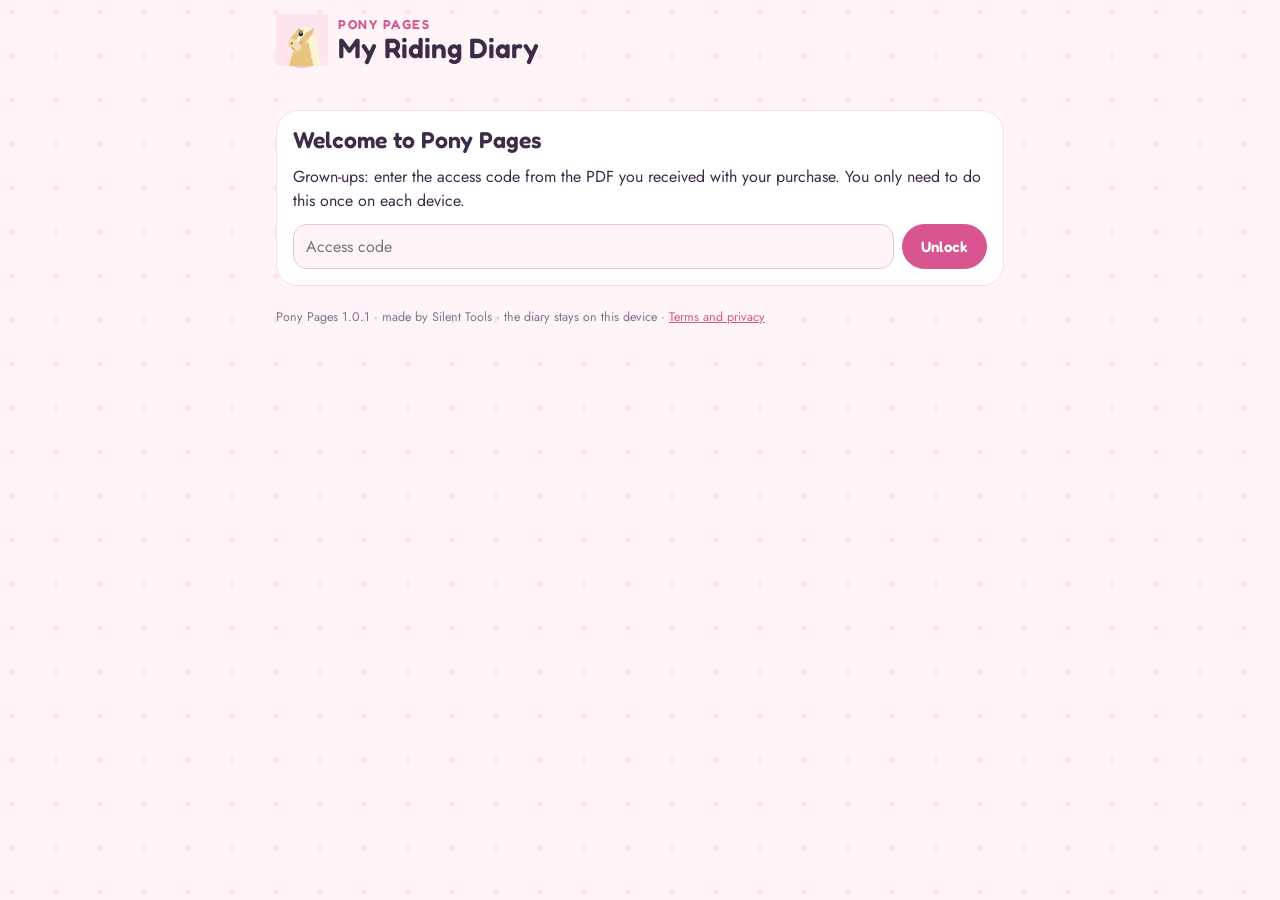
<file: pony-pages/index.html>
<!doctype html>
<html lang="en">
<head>
<meta charset="utf-8">
<meta name="viewport" content="width=device-width,initial-scale=1,viewport-fit=cover">
<title>Pony Pages</title>
<meta name="description" content="A riding diary for young riders. Write down every ride, every horse and how it was feeling, win rosettes and make horse cards. No account, the diary stays on your device.">
<meta name="theme-color" content="#FFF5F8" media="(prefers-color-scheme: light)">
<meta name="theme-color" content="#1F1724" media="(prefers-color-scheme: dark)">
<meta name="apple-mobile-web-app-capable" content="yes">
<meta name="mobile-web-app-capable" content="yes">
<meta name="apple-mobile-web-app-title" content="Pony Pages">
<meta name="apple-mobile-web-app-status-bar-style" content="default">
<link rel="manifest" href="manifest.webmanifest">
<link rel="icon" type="image/png" sizes="192x192" href="icon-192.png">
<link rel="apple-touch-icon" href="icon-180.png">
<style>
html{font-size:17px;font:-apple-system-body;font-family:inherit}
:root{padding-top:env(safe-area-inset-top,0px);padding-bottom:env(safe-area-inset-bottom,0px)}
body{margin:0;-webkit-text-size-adjust:100%}
img{max-width:100%}
[hidden]{display:none!important}
.lock{margin-top:24px}
body::before{content:"";position:fixed;top:0;left:0;right:0;height:env(safe-area-inset-top,0px);background:var(--bg);z-index:60;pointer-events:none}

</style>
<link rel="stylesheet" href="../fonts.css">
<style>
/* Theme: Pink (blush paper, rose accent). Lavender and Meadow are set from script. */
:root{
  --bg:#FFF5F8; --surface:#FFFFFF; --ink:#3D2B48; --muted:#86708C; --line:#F6DDE8; --line-strong:#EBC3D5;
  --accent:#D9558F; --accent-ink:#FFFFFF; --accent-soft:#FDE4EF; --accent-2:#B9A3E3;
  --warn:#9A5B10; --warn-soft:#FFF0D6; --danger:#C2364B; --danger-soft:#FBE0E5; --ok:#2F8A63;
  --f-display:"Fredoka","Arial Rounded MT Bold",system-ui,sans-serif;
  --f-body:"Jost",system-ui,-apple-system,"Segoe UI",sans-serif;
  --f-hand:"Caveat","Bradley Hand",cursive;
}
@media (prefers-color-scheme: dark){:root:not([data-theme="light"]){
  --bg:#1F1724; --surface:#2B2131; --ink:#F8EAF2; --muted:#BBA4BA; --line:#3B2E42; --line-strong:#574560;
  --accent:#F28DB8; --accent-ink:#2A1B25; --accent-soft:#46293A; --accent-2:#9C86D6;
  --warn:#F0BE6A; --warn-soft:#3A2C17; --danger:#F08A93; --danger-soft:#43222A; --ok:#7FD0A8;
  color-scheme:dark;
}}
:root[data-theme="dark"]{
  --bg:#1F1724; --surface:#2B2131; --ink:#F8EAF2; --muted:#BBA4BA; --line:#3B2E42; --line-strong:#574560;
  --accent:#F28DB8; --accent-ink:#2A1B25; --accent-soft:#46293A; --accent-2:#9C86D6;
  --warn:#F0BE6A; --warn-soft:#3A2C17; --danger:#F08A93; --danger-soft:#43222A; --ok:#7FD0A8;
  color-scheme:dark;
}
*{box-sizing:border-box}
html,body{background:var(--bg)}
body{color:var(--ink);font-family:var(--f-body);font-size:0.9412rem;line-height:1.45;margin:0;min-height:100vh;
  background-image:radial-gradient(circle at 12px 12px,var(--accent-soft) 2.5px,transparent 3px);background-size:44px 44px}
button,input,textarea,select{font:inherit;color:inherit}
button:focus-visible,input:focus-visible,textarea:focus-visible,select:focus-visible,a:focus-visible{outline:3px solid var(--accent);outline-offset:2px}
.app{max-width:480px;margin:0 auto;padding-inline:16px;padding-block:0 130px;min-width:0}
@media (min-width:900px){.app{max-width:760px}}
header.top{display:flex;align-items:center;gap:10px;padding-block:14px 10px;flex-wrap:wrap}
.logo{width:52px;height:52px;flex:none;border-radius:50%;box-shadow:0 2px 0 var(--line-strong)}
.logo svg{display:block;width:100%;height:100%}
.brand{flex:1;min-width:0}
.brand .app-name{font-family:var(--f-display);font-weight:600;font-size:0.7647rem;letter-spacing:.12em;text-transform:uppercase;color:var(--accent);line-height:1.2}
.brand h1{font-family:var(--f-display);font-weight:600;font-size:1.6471rem;margin:1px 0 0;line-height:1.08;color:var(--ink);text-wrap:balance;overflow-wrap:anywhere}
.hdr-btn{flex:none;background:var(--surface);border:1.5px solid var(--line-strong);border-radius:50%;width:44px;height:44px;padding:0;cursor:pointer;display:grid;place-items:center;color:var(--accent)}
.hdr-btn svg{width:24px;height:24px;display:block}
nav.tabs{flex:1 0 100%;display:grid;grid-template-columns:repeat(4,minmax(0,1fr));gap:4px;background:var(--surface);border:1.5px solid var(--line);border-radius:20px;padding:4px}
nav.tabs button{border:0;background:transparent;border-radius:16px;padding:8px 0;font-size:0.8529rem;color:var(--muted);cursor:pointer;min-width:0;font-family:var(--f-display);font-weight:500}
nav.tabs button[aria-current="page"]{background:var(--accent);color:var(--accent-ink);font-weight:600}
main{padding-block:10px 0;display:grid;gap:14px;grid-template-columns:minmax(0,1fr);min-width:0}
main>*{min-width:0}
h2{font-family:var(--f-display);font-weight:600;font-size:1.3529rem;margin:4px 0 0;line-height:1.15}
h3{font-family:var(--f-display);font-weight:600;font-size:1.0588rem;margin:0;line-height:1.2}
.muted{color:var(--muted)}
.hint{font-size:0.8235rem;color:var(--muted);margin:0}
.lbl{font-family:var(--f-display);font-weight:600;font-size:0.8824rem;color:var(--ink);margin:0}
.lbl small{font-family:var(--f-body);font-weight:400;color:var(--muted);font-size:0.7647rem}
.card{background:var(--surface);border:1.5px solid var(--line);border-radius:22px;padding:16px;display:grid;gap:12px;min-width:0}
.btns{display:flex;gap:8px;flex-wrap:wrap;align-items:center}
.btn{border:1.5px solid var(--line-strong);background:var(--surface);border-radius:999px;padding:9px 18px;cursor:pointer;font-size:0.8824rem;min-height:44px;font-family:var(--f-display);font-weight:500;color:var(--ink)}
.btn.primary{background:var(--accent);border-color:var(--accent);color:var(--accent-ink);font-weight:600}
.btn.danger{border-color:var(--danger);color:var(--danger)}
.btn.small{padding:6px 13px;font-size:0.8235rem;min-height:36px}
.btn:disabled{opacity:.5;cursor:default}
label.btn{display:inline-flex;align-items:center}
.msg{font-size:0.8824rem;color:var(--danger);margin:0;font-weight:500}
.toast{font-size:0.8824rem;color:var(--ok);font-weight:600;margin:0}
.vh{position:absolute;width:1px;height:1px;overflow:hidden;clip:rect(0 0 0 0);white-space:nowrap}
input[type=text],input[type=number],input[type=date],input[type=time],textarea,select{width:100%;border:1.5px solid var(--line-strong);border-radius:14px;padding:10px 12px;font-size:0.9412rem;background:var(--bg);min-width:0}
textarea{min-height:120px;resize:vertical;line-height:1.5}
.row2{display:grid;grid-template-columns:minmax(0,1fr) minmax(0,1fr);gap:10px}
.field{display:grid;gap:6px;min-width:0}
.count{font-size:0.7647rem;color:var(--muted);text-align:right}
.count.over{color:var(--danger);font-weight:600}
.empty{border:2px dashed var(--line-strong);border-radius:24px;padding:24px 16px;text-align:center;color:var(--muted);display:grid;gap:12px;justify-items:center;background:var(--surface)}
.empty .pony{width:110px;height:110px;border-radius:50%;overflow:hidden;display:block}
.empty .pony svg{width:100%;height:100%;display:block}
.num{font-variant-numeric:tabular-nums}

/* chips */
.chips{display:flex;flex-wrap:wrap;gap:7px}
.chip{border:1.5px solid var(--line-strong);background:var(--surface);border-radius:999px;padding:7px 14px;font-size:0.8824rem;cursor:pointer;min-height:40px;display:inline-flex;align-items:center;gap:6px}
.chip[aria-pressed="true"]{background:var(--accent);border-color:var(--accent);color:var(--accent-ink);font-weight:600}
.chip .sw{width:16px;height:16px;border-radius:50%;border:1px solid rgba(0,0,0,.15);display:inline-block}
.addrow{display:grid;grid-template-columns:minmax(0,1fr) auto;gap:8px}

/* horse picker */
.hpick{display:flex;gap:10px;overflow-x:auto;padding:2px 2px 8px;scroll-snap-type:x proximity}
.hp{flex:none;width:88px;border:2px solid transparent;background:transparent;border-radius:20px;padding:6px 4px;cursor:pointer;display:grid;justify-items:center;gap:4px;scroll-snap-align:start}
.hp .av{width:70px;height:70px}
.hp span{font-size:0.8235rem;max-width:84px;overflow:hidden;text-overflow:ellipsis;white-space:nowrap}
.hp[aria-pressed="true"]{border-color:var(--accent);background:var(--accent-soft)}
.hp.new .av{border:2px dashed var(--line-strong);border-radius:50%;display:grid;place-items:center;font-size:1.7647rem;color:var(--accent)}
.av{border-radius:50%;overflow:hidden;background:var(--accent-soft);flex:none;display:block}
.av img,.av svg{width:100%;height:100%;object-fit:cover;object-position:50% 30%;display:block}

/* moods */
.moods{display:grid;grid-template-columns:repeat(3,minmax(0,1fr));gap:8px}
.mood{border:2px solid var(--line);background:var(--surface);border-radius:18px;padding:8px 4px;display:grid;justify-items:center;gap:2px;cursor:pointer;font-size:0.8235rem}
.mood svg{width:44px;height:44px}
.mood[aria-pressed="true"]{border-color:var(--accent);background:var(--accent-soft);font-weight:600}
.mface{display:inline-block;vertical-align:middle}
.mface svg{width:100%;height:100%;display:block}

/* duration */
.durs{display:flex;flex-wrap:wrap;gap:7px;align-items:center}
.durs input{width:96px}

/* ride list */
.summary{display:grid;grid-template-columns:repeat(3,minmax(0,1fr));gap:8px}
.sbox{background:var(--surface);border:1.5px solid var(--line);border-radius:18px;padding:10px;text-align:center}
.sbox b{display:block;font-family:var(--f-display);font-weight:600;font-size:1.4118rem;color:var(--accent);line-height:1.1}
.sbox span{font-size:0.7647rem;color:var(--muted)}
.month{font-family:var(--f-hand);font-weight:600;font-size:1.5294rem;color:var(--muted);margin:6px 4px -4px}
.rides{display:grid;gap:10px}
.ride{display:grid;grid-template-columns:64px minmax(0,1fr);gap:12px;align-items:start;text-align:left;width:100%;background:var(--surface);border:1.5px solid var(--line);border-radius:22px;padding:12px;cursor:pointer;color:inherit}
.ride .av{width:64px;height:64px}
.ride .t{display:flex;align-items:center;gap:6px;font-family:var(--f-display);font-weight:600;font-size:1.1176rem;line-height:1.2;flex-wrap:wrap}
.ride .t .mface{width:24px;height:24px}
.ride .m{font-size:0.8235rem;color:var(--muted)}
.ride .x{font-size:0.8824rem;margin-top:4px;display:-webkit-box;-webkit-line-clamp:2;-webkit-box-orient:vertical;overflow:hidden;overflow-wrap:anywhere}
.ride .ph{grid-column:1/-1;width:100%;height:150px;border-radius:16px;object-fit:cover;display:block}
.tagrow{display:flex;flex-wrap:wrap;gap:5px;margin-top:5px}
.tag{font-size:0.7353rem;border-radius:999px;padding:2px 9px;background:var(--accent-soft);color:var(--ink)}

/* ride detail and horse detail */
.back{border:0;background:none;color:var(--accent);font-family:var(--f-display);font-weight:600;font-size:0.9412rem;cursor:pointer;padding:4px 0;min-height:40px;text-align:left}
.hero{width:100%;aspect-ratio:4/3;border-radius:24px;overflow:hidden;background:var(--accent-soft);display:block}
.hero img,.hero svg{width:100%;height:100%;object-fit:cover;object-position:50% 30%;display:block}
.facts{display:grid;gap:8px}
.fact{display:grid;grid-template-columns:110px minmax(0,1fr);gap:10px;font-size:0.9118rem;align-items:baseline}
.fact span:first-child{color:var(--muted);font-size:0.8235rem}
.story{white-space:pre-wrap;overflow-wrap:anywhere;font-size:1.0rem;line-height:1.55;font-family:var(--f-body)}
.htitle{display:flex;align-items:center;gap:12px}
.htitle .av{width:56px;height:56px}
.htitle h2{margin:0}
.moodbar{display:grid;grid-template-columns:32px minmax(0,1fr) auto;gap:8px;align-items:center;font-size:0.8235rem}
.moodbar .mface{width:30px;height:30px}
.bar{height:12px;border-radius:999px;background:var(--accent-soft);overflow:hidden}
.bar i{display:block;height:100%;background:var(--accent);border-radius:999px}

/* horses grid */
.hgrid{display:grid;grid-template-columns:repeat(2,minmax(0,1fr));gap:12px}
@media (min-width:640px){.hgrid{grid-template-columns:repeat(3,minmax(0,1fr))}}
.hcard{background:var(--surface);border:1.5px solid var(--line);border-radius:22px;padding:10px;display:grid;gap:6px;text-align:center;cursor:pointer;color:inherit}
.hcard .pic{width:100%;aspect-ratio:1;border-radius:18px;overflow:hidden;background:var(--accent-soft)}
.hcard .pic img,.hcard .pic svg{width:100%;height:100%;object-fit:cover;object-position:50% 30%;display:block}
.hcard b{font-family:var(--f-display);font-weight:600;font-size:1.0588rem;overflow:hidden;text-overflow:ellipsis;white-space:nowrap}
.hcard span{font-size:0.7941rem;color:var(--muted)}
.hcard.add{border:2px dashed var(--line-strong);background:transparent;place-content:center;min-height:180px;font-family:var(--f-display);font-weight:600;color:var(--accent);font-size:1.0rem}
.photo-edit{display:flex;gap:12px;align-items:center;flex-wrap:wrap}
.photo-edit .av{width:84px;height:84px}

/* stats */
.big3{display:grid;grid-template-columns:repeat(2,minmax(0,1fr));gap:8px}
@media (min-width:640px){.big3{grid-template-columns:repeat(4,minmax(0,1fr))}}
.chart{width:100%;height:auto;display:block}
.chart .b{fill:var(--accent)}
.chart .b0{fill:var(--line)}
.chart text{font-family:var(--f-body);font-size:0.5882rem;fill:var(--muted)}
.chart .v{font-family:var(--f-display);font-weight:600;fill:var(--ink);font-size:0.5882rem}
.top{display:grid;gap:8px}
.toprow{display:grid;grid-template-columns:36px minmax(0,1fr) auto;gap:10px;align-items:center;font-size:0.8824rem}
.toprow .av{width:36px;height:36px}
.toprow .n{font-family:var(--f-display);font-weight:600;color:var(--accent)}
.toprow .ic{width:36px;height:36px;border-radius:50%;background:var(--accent-soft);display:grid;place-items:center;font-family:var(--f-display);font-weight:600;color:var(--accent)}
.yrs{display:flex;gap:6px;flex-wrap:wrap}

/* keepsakes */
.rosettes{display:grid;grid-template-columns:repeat(3,minmax(0,1fr));gap:10px}
@media (min-width:640px){.rosettes{grid-template-columns:repeat(5,minmax(0,1fr))}}
.ros{display:grid;justify-items:center;gap:2px;text-align:center;font-size:0.7647rem;line-height:1.25}
.ros svg{width:78px;height:96px}
.ros b{font-family:var(--f-display);font-weight:600;font-size:0.8235rem}
.ros.locked svg{filter:grayscale(1);opacity:.35}
.ros.locked b{color:var(--muted)}
.prog{width:70px;height:6px;border-radius:999px;background:var(--line);overflow:hidden}
.prog i{display:block;height:100%;background:var(--accent)}
.kgrid{display:flex;gap:12px;overflow-x:auto;padding-bottom:8px;scroll-snap-type:x proximity}
.kcard{flex:none;width:170px;display:grid;gap:6px;scroll-snap-align:start;justify-items:center}
.kimg{width:100%;border-radius:12px;box-shadow:0 3px 10px rgba(80,30,60,.18);background:var(--accent-soft);display:block}
.kimg.ph{aspect-ratio:750/1050}
.poster{width:min(100%,320px);margin:0 auto;border-radius:16px;box-shadow:0 4px 14px rgba(80,30,60,.2);display:block;background:var(--accent-soft)}
.poster.ph{aspect-ratio:1080/1920}

/* fab */
.fab{position:fixed;left:50%;transform:translateX(-50%);bottom:calc(18px + env(safe-area-inset-bottom,0px));z-index:40;border:0;border-radius:999px;background:var(--accent);color:var(--accent-ink);font-family:var(--f-display);font-weight:600;font-size:1.0588rem;padding:14px 26px;box-shadow:0 6px 18px rgba(150,40,90,.35);cursor:pointer;min-height:52px;white-space:nowrap}

/* celebration */
.party{position:fixed;inset:0;z-index:90;background:rgba(40,20,40,.55);display:grid;place-items:center;padding:20px}
.party .box{background:var(--surface);border-radius:28px;padding:22px 20px;text-align:center;max-width:340px;width:100%;display:grid;gap:8px;justify-items:center;position:relative;overflow:hidden}
.party .box svg.r{width:130px;height:160px;animation:pop .6s cubic-bezier(.2,1.6,.4,1)}
.party h2{margin:0;color:var(--accent)}
.party .cf{position:absolute;top:-12px;width:10px;height:14px;border-radius:3px;animation:fall 2.4s linear forwards}
@keyframes pop{from{transform:scale(.2) rotate(-20deg);opacity:0}to{transform:none;opacity:1}}
@keyframes fall{to{transform:translateY(520px) rotate(540deg);opacity:.2}}
@media (prefers-reduced-motion:reduce){.party .box svg.r,.party .cf{animation:none}.party .cf{display:none}}

.foot{font-size:0.7353rem;color:var(--muted);margin-top:22px}
.foot a{color:var(--accent)}
.notice{border:1.5px solid var(--warn);background:var(--warn-soft);border-radius:18px;padding:12px 14px;display:grid;gap:6px}
.notice p{margin:0;font-size:0.8529rem}
.a2hs{border:2px solid var(--danger);background:var(--danger-soft);border-radius:20px;padding:12px 14px;display:grid;gap:8px}
.a2hs .rtag{color:var(--danger);font-weight:700;font-size:0.7353rem;letter-spacing:.06em;text-transform:uppercase}
.a2hs h2{margin:0}
.a2hs b.t{color:var(--danger);font-size:0.8824rem}
.a2hs p{margin:0;font-size:0.8824rem;line-height:1.45}
.a2hs ol{margin:0;padding-left:22px;display:grid;gap:6px;font-size:0.8824rem}
.a2hs details summary,.card details summary{cursor:pointer;font-weight:600;color:var(--danger);font-size:0.8824rem;padding:4px 0}
.card details summary{color:var(--accent)}
.a2hs.gate p,.a2hs.gate ol{font-size:0.9412rem}
.tsizes,.themes{display:grid;grid-template-columns:repeat(2,minmax(0,1fr));gap:6px}
.themes{grid-template-columns:repeat(3,minmax(0,1fr))}
.tsizes button,.themes button{border:1.5px solid var(--line-strong);background:var(--surface);border-radius:14px;padding:10px 6px;cursor:pointer;color:inherit}
.tsizes button[aria-pressed="true"],.themes button[aria-pressed="true"]{border-color:var(--accent);box-shadow:0 0 0 2px var(--accent);font-weight:600}
.themes button{display:grid;gap:5px;justify-items:center;font-size:0.8235rem}
.sw3{display:flex;gap:3px}.sw3 i{width:14px;height:14px;border-radius:50%;display:block;outline:1px solid rgba(127,127,127,.25)}
.opt{display:grid;grid-template-columns:auto minmax(0,1fr);gap:10px;align-items:center}
.opt span{font-size:0.8235rem;color:var(--muted)}
@media (max-width:380px){.opt{grid-template-columns:1fr}.fact{grid-template-columns:1fr;gap:0}}
#measure{position:absolute;left:-10000px;top:0;visibility:hidden}
#print{display:none}
.sheet{background:#fff;box-sizing:border-box;display:flex;align-items:center;justify-content:center;overflow:hidden;color-scheme:light;-webkit-print-color-adjust:exact;print-color-adjust:exact}
.sheet .cards{display:grid;grid-template-columns:repeat(3,63.5mm);gap:0}
.sheet .cards img{width:63.5mm;height:88.9mm;display:block;outline:.25mm dashed #ddd;outline-offset:-.125mm}
.sheet img.pst{height:92%;width:auto;display:block}
@media print{
  html,body{background:#fff!important;background-image:none!important}
  :root{padding:0!important}
  body>*:not(#print){display:none!important}
  #print{display:block!important}
  #print .sheet{break-after:page;page-break-after:always}
  #print .sheet:last-of-type{break-after:auto;page-break-after:auto}
}
</style>

</head>
<body>
<div class="app">
  <header class="top">
    <span class="logo" id="logo" aria-hidden="true"></span>
    <div class="brand"><div class="app-name">Pony Pages</div><h1 id="who"></h1></div>
    <button class="hdr-btn" id="setbtn" data-act="open-settings" aria-label="Settings" title="Settings"><svg viewBox="0 0 24 24" fill="none" stroke="currentColor" stroke-width="2" stroke-linecap="round" stroke-linejoin="round" aria-hidden="true"><circle cx="12" cy="12" r="3.2"/><path d="M19.4 15a1.7 1.7 0 0 0 .3 1.8l.1.1a2 2 0 1 1-2.8 2.8l-.1-.1a1.7 1.7 0 0 0-1.8-.3 1.7 1.7 0 0 0-1 1.5V21a2 2 0 1 1-4 0v-.1a1.7 1.7 0 0 0-1.1-1.5 1.7 1.7 0 0 0-1.8.3l-.1.1a2 2 0 1 1-2.8-2.8l.1-.1a1.7 1.7 0 0 0 .3-1.8 1.7 1.7 0 0 0-1.5-1H3a2 2 0 1 1 0-4h.1a1.7 1.7 0 0 0 1.5-1.1 1.7 1.7 0 0 0-.3-1.8l-.1-.1a2 2 0 1 1 2.8-2.8l.1.1a1.7 1.7 0 0 0 1.8.3H9a1.7 1.7 0 0 0 1-1.5V3a2 2 0 1 1 4 0v.1a1.7 1.7 0 0 0 1 1.5 1.7 1.7 0 0 0 1.8-.3l.1-.1a2 2 0 1 1 2.8 2.8l-.1.1a1.7 1.7 0 0 0-.3 1.8V9a1.7 1.7 0 0 0 1.5 1H21a2 2 0 1 1 0 4h-.1a1.7 1.7 0 0 0-1.5 1z"/></svg></button>
    <nav class="tabs" id="tabs" aria-label="Views"></nav>
  </header>
  <main id="view"></main>
  <p class="foot">Pony Pages 1.0.1 · made by Silent Tools · the diary stays on this device · <a href="../terms.html">Terms and privacy</a></p>
</div>
<div id="fabhost"></div>
<div id="overlay"></div>
<div id="print"></div>

<script>
(function(){
/* ---------- storage ---------- */
const KEY='pony.v1';
const uid=()=>Math.random().toString(36).slice(2,9)+Date.now().toString(36).slice(-3);
const now=()=>new Date().toISOString();
function fresh(){return {schema:1,settings:{},horses:{},rides:{},awards:{}};}
function load(){try{const raw=localStorage.getItem(KEY);if(raw){const d=JSON.parse(raw);if(d&&d.schema===1&&d.rides&&d.horses)return Object.assign(fresh(),d);}}catch(e){}return fresh();}
let DB=load(),storageOk=true;
function save(){try{localStorage.setItem(KEY,JSON.stringify(DB));storageOk=true;}catch(e){storageOk=false;}}
const esc=s=>String(s??'').replace(/[&<>"']/g,c=>({'&':'&amp;','<':'&lt;','>':'&gt;','"':'&quot;',"'":'&#39;'}[c]));
const tidy=s=>String(s||'').replace(/\s+/g,' ').trim();
const norm=s=>tidy(s).toLowerCase();

/* ---------- photos: kept in the browser's database, small JPEGs as text ---------- */
const IDB_NAME='pony-pages';
let PHOTOS={},photosReady=false,photoErr=false;
function idbOpen(){return new Promise((res,rej)=>{if(!IDB_NAME||!window.indexedDB)return rej(new Error('none'));let r;try{r=indexedDB.open(IDB_NAME,1);}catch(e){return rej(e);}r.onupgradeneeded=()=>r.result.createObjectStore('photos');r.onsuccess=()=>res(r.result);r.onerror=()=>rej(r.error);});}
async function idbDo(mode,fn){const db=await idbOpen();return new Promise((res,rej)=>{const tx=db.transaction('photos',mode);fn(tx.objectStore('photos'));tx.oncomplete=()=>{db.close();res(true);};tx.onerror=tx.onabort=()=>{db.close();rej(tx.error||new Error('tx'));};});}
async function photoLoadAll(){
  if(IDB_NAME){try{const db=await idbOpen();await new Promise((res,rej)=>{const tx=db.transaction('photos','readonly'),rq=tx.objectStore('photos').openCursor();rq.onsuccess=()=>{const c=rq.result;if(c){PHOTOS[c.key]=c.value;c.continue();}};tx.oncomplete=()=>{db.close();res();};tx.onerror=()=>{db.close();rej(tx.error);};});}catch(e){photoErr=true;}}
  photosReady=true;render();
}
async function photoPut(id,url){PHOTOS[id]=url;if(!IDB_NAME)return true;try{await idbDo('readwrite',st=>st.put(url,id));return true;}catch(e){photoErr=true;return false;}}
async function photoDel(id){if(!id)return;delete PHOTOS[id];if(!IDB_NAME)return;try{await idbDo('readwrite',st=>st.delete(id));}catch(e){}}
async function photoClear(){PHOTOS={};if(!IDB_NAME)return;try{await idbDo('readwrite',st=>st.clear());}catch(e){}}
function loadImg(src){return new Promise((res,rej)=>{const i=new Image();i.onload=()=>res(i);i.onerror=()=>rej(new Error('img'));i.src=src;});}
async function shrinkPhoto(file,max){
  const url=URL.createObjectURL(file);
  try{
    const img=await loadImg(url);let w=img.naturalWidth,h=img.naturalHeight;if(!w||!h)throw new Error('size');
    const k=Math.min(1,(max||1200)/Math.max(w,h));w=Math.round(w*k);h=Math.round(h*k);
    const c=document.createElement('canvas');c.width=w;c.height=h;const x=c.getContext('2d');x.fillStyle='#fff';x.fillRect(0,0,w,h);x.drawImage(img,0,0,w,h);
    return c.toDataURL('image/jpeg',.82);
  }finally{URL.revokeObjectURL(url);}
}

/* ---------- drawings: pony portraits, mood faces, rosettes ---------- */
const COATS={
  chestnut:{label:'Chestnut',body:'#C9773F',mane:'#8A4520',muzzle:'#E6A47C'},
  bay:{label:'Bay',body:'#8C5A34',mane:'#2F2420',muzzle:'#B88B63'},
  grey:{label:'Grey',body:'#D3D3DB',mane:'#8E8EA2',muzzle:'#ECECF1'},
  black:{label:'Black',body:'#3B3238',mane:'#1C171B',muzzle:'#5F545B'},
  palomino:{label:'Palomino',body:'#E9C47C',mane:'#FFF3D6',muzzle:'#F4DEB2'},
  white:{label:'White',body:'#F6F2EE',mane:'#E3D8CE',muzzle:'#FFFFFF'},
  dun:{label:'Dun',body:'#D2AF7E',mane:'#5A4532',muzzle:'#E7CEA7'},
  pinto:{label:'Pinto',body:'#FFFFFF',mane:'#6E4128',muzzle:'#FFF6F0',patch:'#7B4A2C'}
};
const PONY_BG=['#FDE3EE','#E9E1FA','#DDF3EA','#FFF0CF','#DCEEFC'];
let svgN=0;
function ponySVG(coat,bg,blaze){
  const c=COATS[coat]||COATS.chestnut,dark=coat==='black'||coat==='bay',id='pc'+(++svgN);
  const mane=[[72,27,8],[76,37,8.5],[79,47,9],[81,57,9],[83,67,9],[85,77,9],[87,87,9],[89,97,9],[90,107,9]].map(([x,y,r])=>`<circle cx="${x}" cy="${y}" r="${r}" fill="${c.mane}"/>`).join('');
  const patches=c.patch?`<circle cx="58" cy="84" r="9" fill="${c.patch}"/><circle cx="45" cy="99" r="7" fill="${c.patch}"/>`:'';
  const nose=dark?'#2A1F22':'#6B4A3A';
  return `<svg viewBox="0 0 100 100" width="600" height="600" xmlns="http://www.w3.org/2000/svg"><defs><clipPath id="${id}"><rect width="100" height="100"/></clipPath></defs><g clip-path="url(#${id})"><rect width="100" height="100" fill="${bg||'#FDE3EE'}"/><g transform="translate(-3 9) scale(.93)"><path d="M30 112 C31 84 38 66 50 55 L74 48 C79 66 84 88 90 112 Z" fill="${c.body}"/>${patches}${mane}<g transform="rotate(40 50 42)"><path d="M55 19 L60 3 L67 20 Z" fill="${c.body}"/><path d="M58 17 L60.5 8 L64 18 Z" fill="#F5A3C0"/><rect x="36" y="14" width="30" height="50" rx="15" fill="${c.body}"/>${blaze?'<rect x="47.5" y="20" width="6" height="34" rx="3" fill="#FFFFFF" opacity=".95"/>':''}<ellipse cx="51" cy="57" rx="15.5" ry="10.5" fill="${c.muzzle}"/><ellipse cx="45" cy="58" rx="2" ry="2.8" fill="${nose}" opacity=".75"/><path d="M50 64 q4 3 8 0" stroke="${nose}" stroke-width="1.4" fill="none" stroke-linecap="round" opacity=".7"/><circle cx="59" cy="44" r="4" fill="#F58BB0" opacity=".45"/><circle cx="47" cy="31" r="4.6" fill="#2B1E26"/><circle cx="45.6" cy="29.4" r="1.6" fill="#fff"/><path d="M42.5 28 l-3 -2.5 M43.5 26 l-2 -3.2 M45.5 25.2 l-0.8 -3.6" stroke="#2B1E26" stroke-width="1.1" stroke-linecap="round"/><circle cx="46" cy="17" r="5.2" fill="${c.mane}"/><circle cx="41" cy="20.5" r="4.6" fill="${c.mane}"/><circle cx="51.5" cy="15.5" r="4.6" fill="${c.mane}"/></g></g></g></svg>`;
}
const svgUrl=s=>'data:image/svg+xml;charset=utf-8,'+encodeURIComponent(s);
const MOODS=[
  ['happy','Happy','#FFD66B'],['calm','Calm','#A8E3CF'],['sleepy','Sleepy','#CDBEF2'],
  ['cheeky','Cheeky','#FFB3CF'],['grumpy','Grumpy','#FFB27A'],['nervous','Nervous','#A9D3F5']];
const moodOf=k=>MOODS.find(m=>m[0]===k);
function moodSVG(k){
  const m=moodOf(k);if(!m)return '';const f=m[2],ink='#3D2B48';
  const eyes={happy:'<circle cx="17" cy="21" r="2.6"/><circle cx="31" cy="21" r="2.6"/>',
    calm:'<path d="M13.5 22 q3.5 3 7 0 M27.5 22 q3.5 3 7 0" fill="none" stroke-width="2.2" stroke-linecap="round"/>',
    sleepy:'<path d="M13.5 22 h7 M27.5 22 h7" stroke-width="2.2" stroke-linecap="round"/>',
    cheeky:'<circle cx="17" cy="21" r="2.6"/><path d="M27.5 21.5 q3.5 -3 7 0" fill="none" stroke-width="2.2" stroke-linecap="round"/>',
    grumpy:'<circle cx="17" cy="22.5" r="2.4"/><circle cx="31" cy="22.5" r="2.4"/><path d="M12.5 16 l7 3 M35.5 16 l-7 3" stroke-width="2.2" stroke-linecap="round"/>',
    nervous:'<circle cx="17" cy="21" r="3"/><circle cx="31" cy="21" r="3"/><circle cx="17.8" cy="20.2" r="1" fill="#fff"/><circle cx="31.8" cy="20.2" r="1" fill="#fff"/>'}[k];
  const mouth={happy:'<path d="M15 29 q9 9 18 0" fill="none" stroke-width="2.4" stroke-linecap="round"/>',
    calm:'<path d="M18 31 q6 4 12 0" fill="none" stroke-width="2.2" stroke-linecap="round"/>',
    sleepy:'<ellipse cx="24" cy="32" rx="3" ry="2.4" fill="none" stroke-width="2"/><text x="35" y="13" font-size="9" font-family="Arial" font-weight="700" fill="'+ink+'" stroke="none">z</text><text x="40" y="8" font-size="6" font-family="Arial" font-weight="700" fill="'+ink+'" stroke="none">z</text>',
    cheeky:'<path d="M16 29 q8 7 16 0" fill="none" stroke-width="2.4" stroke-linecap="round"/><path d="M24 32 q0 6 4 6 q4 0 3 -6" fill="#F06A93" stroke="none"/>',
    grumpy:'<path d="M17 33 q7 -6 14 0" fill="none" stroke-width="2.4" stroke-linecap="round"/>',
    nervous:'<path d="M16 32 q2 -2 4 0 t4 0 t4 0 t4 0" fill="none" stroke-width="2.2" stroke-linecap="round"/>'}[k];
  const blush=k==='happy'||k==='cheeky'?'<circle cx="12" cy="28" r="3" fill="#F58BB0" opacity=".55" stroke="none"/><circle cx="36" cy="28" r="3" fill="#F58BB0" opacity=".55" stroke="none"/>':'';
  return `<svg viewBox="0 0 48 48" width="96" height="96" xmlns="http://www.w3.org/2000/svg" aria-hidden="true"><circle cx="24" cy="24" r="22" fill="${f}" stroke="${ink}" stroke-opacity=".18" stroke-width="1.5"/>${blush}<g fill="${ink}" stroke="${ink}">${eyes}${mouth}</g></svg>`;
}
const face=(k,px)=>k&&moodOf(k)?`<span class="mface" style="width:${px||24}px;height:${px||24}px">${moodSVG(k)}</span>`:'';
function rosetteSVG(color,label){
  const petals=[...Array(18)].map((_,i)=>{const a=i*Math.PI*2/18;return `<circle cx="${(40+26*Math.cos(a)).toFixed(1)}" cy="${(38+26*Math.sin(a)).toFixed(1)}" r="9" fill="${color}"/>`;}).join('');
  const fs=label.length<=2?20:label.length<=4?14:label.length<=6?10.5:8.5;
  return `<svg viewBox="0 0 80 100" xmlns="http://www.w3.org/2000/svg" aria-hidden="true"><path d="M26 56 L16 98 L27 90 L33 99 L40 60 Z" fill="${color}" opacity=".85"/><path d="M54 56 L64 98 L53 90 L47 99 L40 60 Z" fill="${color}" opacity=".85"/>${petals}<circle cx="40" cy="38" r="26" fill="${color}"/><circle cx="40" cy="38" r="21" fill="#fff" opacity=".9"/><circle cx="40" cy="38" r="17.5" fill="none" stroke="${color}" stroke-width="1.6" stroke-dasharray="2.5 2"/><text x="40" y="${38+fs*0.36}" text-anchor="middle" font-family="Fredoka,Arial Rounded MT Bold,Arial,sans-serif" font-weight="600" font-size="${fs}" fill="#3D2B48">${esc(label)}</text></svg>`;
}

/* ---------- dates and numbers ---------- */
const pad=n=>String(n).padStart(2,'0');
const dstr=d=>d.getFullYear()+'-'+pad(d.getMonth()+1)+'-'+pad(d.getDate());
const todayStr=()=>dstr(new Date());
const toDate=s=>{const [y,m,d]=String(s).split('-').map(Number);return new Date(y,(m||1)-1,d||1);};
const validDate=s=>/^\d{4}-\d{2}-\d{2}$/.test(s)&&!isNaN(toDate(s));
const fmtDay=s=>toDate(s).toLocaleDateString('en-US',{weekday:'short',month:'short',day:'numeric'});
const fmtLong=s=>toDate(s).toLocaleDateString('en-US',{weekday:'long',month:'long',day:'numeric',year:'numeric'});
const fmtShort=s=>toDate(s).toLocaleDateString('en-US',{month:'short',year:'numeric'});
const fmtMonth=(y,m)=>new Date(y,m,1).toLocaleDateString('en-US',{month:'long',year:'numeric'});
const MON=['Jan','Feb','Mar','Apr','May','Jun','Jul','Aug','Sep','Oct','Nov','Dec'];
function fmtTime(t){if(!/^\d{1,2}:\d{2}$/.test(t||''))return '';const [h,m]=t.split(':').map(Number);return new Date(2000,0,1,h,m).toLocaleTimeString('en-US',{hour:'numeric',minute:'2-digit'});}
function fmtDur(m){m=Math.round(+m||0);if(m<60)return m+' min';const h=Math.floor(m/60),r=m%60;return h+' h'+(r?' '+r+' min':'');}
const hoursTxt=m=>{const h=(+m||0)/60;return h<10?(Math.round(h*10)/10).toString():Math.round(h).toString();};
const plural=(n,w,p)=>n+' '+(n===1?w:(p||w+'s'));
const LIMITS={did:24,name:30,place:40,person:30,breed:40,loves:60,about:500,text:3000,rider:20,minutes:600};

/* ---------- data helpers ---------- */
const rides=()=>Object.values(DB.rides).sort((a,b)=>(b.date+(b.time||'99:99')).localeCompare(a.date+(a.time||'99:99'))||String(b.createdAt).localeCompare(String(a.createdAt)));
const horseOf=r=>DB.horses[r.horseId]||null;
const horseName=r=>(horseOf(r)||{}).name||r.horseName||'A horse';
const ridesOf=hid=>rides().filter(r=>r.horseId===hid);
const sumMin=list=>list.reduce((s,r)=>s+(+r.minutes||0),0);
function horses(){const last={};for(const r of rides())if(!last[r.horseId])last[r.horseId]=r.date;return Object.values(DB.horses).sort((a,b)=>(last[b.id]||'').localeCompare(last[a.id]||'')||a.name.localeCompare(b.name));}
function counts(list,get){const m=new Map();for(const r of list){for(const v of [].concat(get(r)||[])){const k=norm(v);if(!k)continue;const e=m.get(k)||{v:tidy(v),n:0,last:''};e.n++;if(r.date>e.last){e.last=r.date;e.v=tidy(v);}m.set(k,e);}}return [...m.values()].sort((a,b)=>b.n-a.n||b.last.localeCompare(a.last)||a.v.localeCompare(b.v));}
const known=f=>counts(rides(),r=>f==='buddies'?r.buddies:r[f]).map(x=>x.v);
function horseSrc(h){if(!h)return svgUrl(ponySVG('chestnut',PONY_BG[0]));if(h.photo&&PHOTOS[h.photo])return PHOTOS[h.photo];return svgUrl(ponySVG(h.coat,PONY_BG[(h.bgi||0)%PONY_BG.length],h.blaze));}
const av=(h,cls)=>`<span class="av ${cls||''}"><img src="${horseSrc(h)}" alt=""></span>`;

const riderName=()=>tidy(DB.settings.rider||'');
const possessive=n=>n?(/s$/i.test(n)?n+'’':n+'’s'):'';

/* ---------- rosettes ---------- */
function weekKey(s){const d=toDate(s),day=(d.getDay()+6)%7;d.setDate(d.getDate()-day);return dstr(d);}
function bestWeekRun(list){const ks=[...new Set(list.map(r=>weekKey(r.date)))].sort();let best=0,run=0,prev=null;for(const k of ks){if(prev){const p=toDate(prev);p.setDate(p.getDate()+7);run=dstr(p)===k?run+1:1;}else run=1;best=Math.max(best,run);prev=k;}return best;}
const AWARDS=[
  ['first','First ride','1st','#E0609A',L=>[L.length,1]],
  ['r5','5 rides','5','#4A7BD8',L=>[L.length,5]],['r10','10 rides','10','#4A7BD8',L=>[L.length,10]],['r25','25 rides','25','#4A7BD8',L=>[L.length,25]],['r50','50 rides','50','#4A7BD8',L=>[L.length,50]],['r100','100 rides','100','#4A7BD8',L=>[L.length,100]],
  ['h1','1 hour riding','1 h','#D84A5E',L=>[sumMin(L),60]],['h5','5 hours riding','5 h','#D84A5E',L=>[sumMin(L),300]],['h10','10 hours riding','10 h','#D84A5E',L=>[sumMin(L),600]],['h25','25 hours riding','25 h','#D84A5E',L=>[sumMin(L),1500]],['h50','50 hours riding','50 h','#D84A5E',L=>[sumMin(L),3000]],
  ['x3','3 different horses','3 ×','#E2A92B',L=>[new Set(L.map(r=>r.horseId)).size,3]],['x5','5 different horses','5 ×','#E2A92B',L=>[new Set(L.map(r=>r.horseId)).size,5]],
  ['places3','3 different places','3 ⌂','#3FA77A',L=>[new Set(L.map(r=>norm(r.place)).filter(Boolean)).size,3]],['photo','First ride photo','PHOTO','#3FA77A',L=>[L.some(r=>r.photo)?1:0,1]],['story10','Wrote 10 stories','10 ✎','#3FA77A',L=>[L.filter(r=>tidy(r.text)).length,10]],
  ['friend','Rode with a friend','FRIEND','#C85BB0',L=>[L.some(r=>(r.buddies||[]).length)?1:0,1]],
  ['w4','4 weeks in a row','4 WKS','#8E6FD8',L=>[bestWeekRun(L),4]],
  ['long','A 90-minute ride','90 MIN','#EE8A3C',L=>[Math.max(0,...L.map(r=>+r.minutes||0)),90]],
  ['moods','Saw all 6 moods','MOODS','#25A3A1',L=>[new Set(L.map(r=>r.mood).filter(Boolean)).size,6]]
];
function checkAwards(silent){
  const L=rides(),fresh=[];DB.awards=DB.awards||{};
  const asc=L.slice().reverse();
  for(const [k,,,,fn] of AWARDS){const [c,g]=fn(L);if(c>=g&&!DB.awards[k]){let when=todayStr();for(let i=0;i<asc.length;i++){const [c2,g2]=fn(asc.slice(0,i+1));if(c2>=g2){when=asc[i].date;break;}}DB.awards[k]=when;fresh.push(k);}}
  if(fresh.length){save();if(!silent)celebrate(fresh);}
  return fresh;
}
function celebrate(keys){
  const a=AWARDS.find(x=>x[0]===keys[0]);if(!a)return;
  const colors=['#E0609A','#FFD66B','#8E6FD8','#3FA77A','#4A7BD8','#EE8A3C'];
  const conf=[...Array(26)].map((_,i)=>`<i class="cf" style="left:${(i*37)%100}%;background:${colors[i%colors.length]};animation-delay:${(i%7)*.12}s"></i>`).join('');
  document.getElementById('overlay').innerHTML=`<div class="party" role="dialog" aria-modal="true" aria-label="New rosette"><div class="box">${conf}<svg class="r" viewBox="0 0 80 100">${rosetteSVG(a[3],a[2]).replace(/^<svg[^>]*>|<\/svg>$/g,'')}</svg><h2>You won a rosette!</h2><p class="lbl">${esc(a[1])}</p>${keys.length>1?`<p class="hint">And ${keys.length-1} more. See them all under Keepsakes.</p>`:''}<button class="btn primary" data-act="party-x">Yay!</button></div></div>`;
  const b=document.querySelector('.party .btn');if(b)b.focus();
}

/* ---------- state ---------- */
const S={tab:'rides',screen:'',rideId:null,horseId:null,form:null,hform:null,statsYear:'all',msg:'',toast:'',keepYear:null,bk:{},confirm:null,paper:null};
const isWide=()=>!!(window.matchMedia&&matchMedia('(min-width:900px)').matches);

/* ---------- header ---------- */
function renderTop(){
  document.getElementById('logo').innerHTML=ponySVG('palomino','var(--accent-soft)',true);
  const n=riderName();document.getElementById('who').textContent=n?possessive(n)+' Riding Diary':'My Riding Diary';
  document.getElementById('tabs').innerHTML=[['rides','Diary'],['horses','Horses'],['stats','Stats'],['keep','Keepsakes']].map(([k,l])=>`<button data-tab="${k}" ${S.tab===k&&!S.screen?'aria-current="page"':''}>${l}</button>`).join('');
}

/* ---------- Diary ---------- */
function rideCard(r){
  const h=horseOf(r),meta=[fmtDay(r.date),fmtTime(r.time),r.minutes?fmtDur(r.minutes):''].filter(Boolean).join(' · ');
  const where=[r.place,r.trainer?'with '+r.trainer:''].filter(Boolean).join(' · ');
  const tags=[...(r.buddies||[]).map(b=>'👭 '+b),...(r.did||[])];
  return `<button class="ride" data-ride="${r.id}">${h?av(h):`<span class="av"><img src="${horseSrc(null)}" alt=""></span>`}<span><span class="t">${esc(horseName(r))} ${face(r.mood,24)}</span><span class="m">${esc(meta)}</span>${where?`<span class="m" style="display:block">${esc(where)}</span>`:''}${r.text?`<span class="x">${esc(r.text)}</span>`:''}${tags.length?`<span class="tagrow">${tags.slice(0,5).map(t=>`<span class="tag">${esc(t)}</span>`).join('')}</span>`:''}</span>${r.photo&&PHOTOS[r.photo]?`<img class="ph" src="${PHOTOS[r.photo]}" alt="">`:''}</button>`;
}
function ridesView(){
  const L=rides();
  if(!L.length)return `<div class="empty"><span class="pony">${ponySVG('chestnut','#FDE4EF',true)}</span><h2 style="margin:0">Your first ride goes here</h2><p class="hint">Tap <b>New ride</b> after riding. Write who you rode, how long, and how your horse felt.</p><button class="btn primary" data-act="new-ride">New ride</button></div>`;
  const y=String(new Date().getFullYear()),Y=L.filter(r=>r.date.startsWith(y));
  let h=`<div class="summary"><div class="sbox"><b class="num">${Y.length}</b><span>rides in ${y}</span></div><div class="sbox"><b class="num">${hoursTxt(sumMin(Y))}</b><span>hours in ${y}</span></div><div class="sbox"><b class="num">${Object.keys(DB.awards||{}).length}</b><span>rosettes</span></div></div>`;
  let cur='';
  h+=`<div class="rides">`;
  for(const r of L){const m=r.date.slice(0,7);if(m!==cur){cur=m;const d=toDate(r.date);h+=`<div class="month">${esc(fmtMonth(d.getFullYear(),d.getMonth()))}</div>`;}h+=rideCard(r);}
  return h+`</div>`;
}
function rideDetail(){
  const r=DB.rides[S.rideId];if(!r){S.screen='';return ridesView();}
  const h=horseOf(r),pic=r.photo&&PHOTOS[r.photo]?r.photo&&PHOTOS[r.photo]:horseSrc(h);
  const m=moodOf(r.mood);
  const rows=[['When',[fmtLong(r.date),fmtTime(r.time)].filter(Boolean).join(', ')],['How long',r.minutes?fmtDur(r.minutes):''],['Where',r.place],['Trainer',r.trainer],['Rode with',(r.buddies||[]).join(', ')],['We did',(r.did||[]).join(', ')]].filter(x=>x[1]);
  return `<button class="back" data-act="back">‹ Back</button>
    <span class="hero"><img src="${pic}" alt=""></span>
    <div class="htitle">${av(h)}<div><h2>${esc(horseName(r))}</h2>${m?`<span class="hint" style="display:flex;align-items:center;gap:6px">${face(r.mood,26)} ${esc(m[1])}</span>`:''}</div></div>
    <section class="card facts">${rows.map(([a,b])=>`<div class="fact"><span>${a}</span><span>${esc(b)}</span></div>`).join('')}</section>
    ${r.text?`<section class="card"><div class="story">${esc(r.text)}</div></section>`:''}
    ${S.confirm==='ride'?`<div class="notice"><b>Delete this ride?</b><p>It can’t be brought back.</p><div class="btns"><button class="btn danger" data-act="ride-del-yes">Delete ride</button><button class="btn" data-act="confirm-no">Keep it</button></div></div>`:`<div class="btns"><button class="btn primary" data-act="ride-edit">Edit</button><button class="btn danger" data-act="ride-del">Delete</button></div>`}`;
}

/* ---------- ride form ---------- */
function newForm(r,horseId){
  if(r)return {id:r.id,date:r.date,time:r.time||'',minutes:r.minutes||'',horseId:r.horseId,mood:r.mood||'',place:r.place||'',trainer:r.trainer||'',buddies:[...(r.buddies||[])],did:[...(r.did||[])],text:r.text||'',photo:r.photo||null,photoData:null,photoGone:false};
  const last=rides()[0];
  return {id:null,date:todayStr(),time:'',minutes:last?last.minutes:'',horseId:horseId||(last&&DB.horses[last.horseId]?last.horseId:''),mood:'',place:last?last.place||'':'',trainer:last?last.trainer||'':'',buddies:[],did:[],text:'',photo:null,photoData:null,photoGone:false};
}
function pickList(field,label,values,cur,multi){
  const sel=multi?cur.map(norm):[norm(cur)];
  const all=[...new Map([...values,...(multi?cur:(cur?[cur]:[]))].map(v=>[norm(v),v])).values()];
  return `<div class="field"><span class="lbl">${label}</span>
    ${all.length?`<div class="chips">${all.map(v=>`<button type="button" class="chip" data-pick="${field}" data-v="${esc(v)}" aria-pressed="${sel.includes(norm(v))}">${esc(v)}</button>`).join('')}</div>`:''}
    <div class="addrow"><input type="text" id="new-${field}" placeholder="${multi?'Add a name':'Type a new one'}" aria-label="${label}: add new" autocomplete="off"><button type="button" class="btn small" data-addpick="${field}">Add</button></div></div>`;
}
function rideForm(){
  const f=S.form,hs=horses(),editing=!!f.id;
  const curMin=String(f.minutes||'');
  const photo=f.photoData||(f.photo&&!f.photoGone&&PHOTOS[f.photo])||'';
  const tl=f.text.length;
  return `<button class="back" data-act="form-cancel">‹ Cancel</button><h2>${editing?'Edit ride':'New ride'}</h2>
  <section class="card">
    <div class="field"><span class="lbl">Which horse?</span>
      <div class="hpick" role="group" aria-label="Horse">${hs.map(h=>`<button type="button" class="hp" data-fh="${h.id}" aria-pressed="${f.horseId===h.id}">${av(h)}<span>${esc(h.name)}</span></button>`).join('')}<button type="button" class="hp new" data-act="form-newhorse"><span class="av">+</span><span>New horse</span></button></div></div>
    <div class="row2"><label class="field"><span class="lbl">Date</span><input type="date" id="f-date" value="${esc(f.date)}"></label><label class="field"><span class="lbl">Time <small>if you like</small></span><input type="time" id="f-time" value="${esc(f.time)}"></label></div>
    <div class="field"><span class="lbl">How long?</span><div class="durs" role="group" aria-label="Minutes">${[15,30,45,60,90].map(m=>`<button type="button" class="chip" data-min="${m}" aria-pressed="${curMin===String(m)}">${m<60?m+' min':fmtDur(m)}</button>`).join('')}<input type="number" id="f-min" inputmode="numeric" min="1" max="600" placeholder="min" aria-label="Minutes" value="${esc(curMin)}"></div></div>
  </section>
  <section class="card"><div class="field"><span class="lbl">How was your horse feeling?</span><div class="moods" role="group" aria-label="Horse mood">${MOODS.map(([k,l])=>`<button type="button" class="mood" data-mood="${k}" aria-pressed="${f.mood===k}">${moodSVG(k)}<span>${l}</span></button>`).join('')}</div></div></section>
  <section class="card">
    ${pickList('place','Where did you ride?',known('place'),f.place,false)}
    ${pickList('trainer','Who was your trainer?',known('trainer'),f.trainer,false)}
    ${pickList('buddies','Who did you ride with?',known('buddies'),f.buddies,true)}
    <div class="field"><span class="lbl">What did you do?</span><p class="hint">Write it in your own words. Next time it’s a button.</p><div class="chips">${[...new Map([...counts(rides(),r=>r.did).map(x=>x.v),...f.did].map(d=>[norm(d),d])).values()].map(d=>`<button type="button" class="chip" data-did="${esc(d)}" aria-pressed="${f.did.includes(d)}">${esc(d)}</button>`).join('')}</div>
      <div class="addrow"><input type="text" id="new-did" placeholder="Like: brushing my pony" aria-label="What did you do: add" autocomplete="off"><button type="button" class="btn small" data-addpick="did">Add</button></div></div>
  </section>
  <section class="card">
    <label class="field"><span class="lbl">How did it go?</span><textarea id="f-text" placeholder="Today Biscuit was so fast at the trot! I fed him two carrots after.">${esc(f.text)}</textarea></label>
    <div class="count ${tl>LIMITS.text?'over':''}" id="f-count">${tl} / ${LIMITS.text}</div>
    <div class="field"><span class="lbl">A photo from today <small>if you like</small></span>
      ${photo?`<img src="${photo}" alt="" style="width:100%;max-height:260px;object-fit:cover;border-radius:16px;display:block">`:''}
      <div class="btns"><label class="btn small" for="f-photo">${photo?'Change photo':'Add a photo'}</label><input id="f-photo" class="vh" type="file" accept="image/*">${photo?'<button type="button" class="btn small" data-act="form-photo-x">Remove photo</button>':''}</div></div>
  </section>
  ${S.msg?`<p class="msg" role="alert">${esc(S.msg)}</p>`:''}
  <div class="btns"><button class="btn primary" data-act="form-save">${editing?'Save changes':'Save ride'}</button><button class="btn" data-act="form-cancel">Cancel</button></div>`;
}
function readForm(){
  const f=S.form;if(!f)return;const g=id=>document.getElementById(id);
  if(g('f-date'))f.date=g('f-date').value;if(g('f-time'))f.time=g('f-time').value;if(g('f-min'))f.minutes=g('f-min').value;if(g('f-text'))f.text=g('f-text').value;
}
function addPick(field){
  readForm();const i=document.getElementById('new-'+field),v=tidy(i&&i.value);if(!v){if(i)i.focus();return;}
  const lim=field==='place'?LIMITS.place:field==='did'?LIMITS.did:LIMITS.person;
  if(v.length>lim){S.msg=`That name is too long. Use up to ${lim} letters.`;render();return;}
  S.msg='';const f=S.form;
  if(field==='buddies'){if(!f.buddies.some(b=>norm(b)===norm(v)))f.buddies.push(v);}
  else if(field==='did'){const k=counts(rides(),r=>r.did).map(x=>x.v).find(x=>norm(x)===norm(v))||v;if(!f.did.some(x=>norm(x)===norm(k)))f.did.push(k);}
  else f[field]=v;
  render();const n=document.getElementById('new-'+field);if(n&&(field==='buddies'||field==='did'))n.focus();
}
async function saveRide(){
  readForm();const f=S.form;
  const min=f.minutes===''?0:+f.minutes;
  if(!f.horseId||!DB.horses[f.horseId])S.msg='Pick the horse you rode. Tap “New horse” if it’s not there yet.';
  else if(!validDate(f.date))S.msg='Pick the date of the ride.';
  else if(f.minutes!==''&&(!Number.isFinite(min)||min<1||Math.round(min)!==min))S.msg='How long was the ride? Type whole minutes, like 45.';
  else if(min>LIMITS.minutes)S.msg=`A ride can be up to ${LIMITS.minutes} minutes (10 hours). Check the number.`;
  else if(f.text.length>LIMITS.text)S.msg=`The story is ${f.text.length} letters long. Keep it under ${LIMITS.text}.`;
  else S.msg='';
  if(S.msg){render();const m=document.querySelector('.msg');if(m)m.scrollIntoView({block:'center'});return;}
  const t=now(),id=f.id||uid(),old=DB.rides[id];
  let photo=old?old.photo:null;
  if(f.photoData){const pid=uid();const ok=await photoPut(pid,f.photoData);if(!ok){S.msg='The photo could not be saved on this device. The ride is saved without it.';}else{if(photo)await photoDel(photo);photo=pid;}}
  else if(f.photoGone&&photo){await photoDel(photo);photo=null;}
  DB.rides[id]={id,date:f.date,time:f.time||'',minutes:min||0,horseId:f.horseId,horseName:DB.horses[f.horseId].name,mood:f.mood||'',place:tidy(f.place),trainer:tidy(f.trainer),buddies:f.buddies.map(tidy).filter(Boolean),did:[...f.did],text:f.text.replace(/\s+$/,''),photo,createdAt:old?old.createdAt:t,updatedAt:t};
  save();const keepMsg=S.msg;S.form=null;S.screen=old?'ride':'';S.rideId=id;S.tab='rides';S.toast=keepMsg||(old?'':'Ride saved.');S.msg=keepMsg?'':'';
  const won=checkAwards(true);render();window.scrollTo(0,0);if(won.length)celebrate(won);
}

/* ---------- horses ---------- */
function horsesView(){
  const hs=horses();
  if(!hs.length)return `<div class="empty"><span class="pony">${ponySVG('grey','#E9E1FA',false)}</span><h2 style="margin:0">Add your first horse</h2><p class="hint">Every horse or pony you ride gets a page with its photo, your rides together and how it was feeling.</p><button class="btn primary" data-act="horse-new">Add a horse</button></div>`;
  return `<div class="hgrid">${hs.map(h=>{const L=ridesOf(h.id);return `<button class="hcard" data-horse="${h.id}"><span class="pic"><img src="${horseSrc(h)}" alt=""></span><b>${esc(h.name)}</b><span>${plural(L.length,'ride')}${L.length?' · '+fmtDur(sumMin(L)):''}</span></button>`;}).join('')}<button class="hcard add" data-act="horse-new">+ Add a horse</button></div>`;
}
function horseDetail(){
  const h=DB.horses[S.horseId];if(!h){S.screen='';return horsesView();}
  const L=ridesOf(h.id),tally=counts(L,r=>r.mood).filter(x=>moodOf(x.v)),max=Math.max(1,...tally.map(x=>x.n));
  const first=L.length?L[L.length-1].date:'',last=L.length?L[0].date:'';
  const rows=[['Coat',(COATS[h.coat]||{}).label||''],['Kind',h.breed],['Loves',h.loves],['Rides',L.length?plural(L.length,'ride')+' · '+fmtDur(sumMin(L)):'No rides yet'],['First ride',first?fmtLong(first):''],['Last ride',last&&last!==first?fmtLong(last):'']].filter(x=>x[1]);
  return `<button class="back" data-act="back">‹ All horses</button>
    <span class="hero"><img src="${horseSrc(h)}" alt=""></span>
    <h2>${esc(h.name)}</h2>
    <section class="card facts">${rows.map(([a,b])=>`<div class="fact"><span>${a}</span><span>${esc(b)}</span></div>`).join('')}${h.about?`<div class="story" style="font-size:0.9118rem">${esc(h.about)}</div>`:''}</section>
    ${tally.length?`<section class="card"><h3>How ${esc(h.name)} was feeling</h3>${tally.map(x=>`<div class="moodbar">${face(x.v,30)}<span class="bar" aria-hidden="true"><i style="width:${Math.round(x.n/max*100)}%"></i></span><span>${esc(moodOf(x.v)[1])} · ${x.n}</span></div>`).join('')}</section>`:''}
    <div class="btns"><button class="btn primary" data-act="ride-with" data-id="${h.id}">New ride with ${esc(h.name)}</button><button class="btn" data-act="horse-edit" data-id="${h.id}">Edit</button></div>
    <section class="card"><h3>${esc(h.name)}’s horse card</h3><img class="kimg ph" style="max-width:280px;margin:0 auto" data-render="card|${h.id}" alt="Horse card for ${esc(h.name)}"><div class="btns" style="justify-content:center"><button class="btn small" data-act="save-card" data-id="${h.id}">Save picture</button><button class="btn small" data-tab="keep">All keepsakes</button></div></section>
    ${L.length?`<h3 style="margin-top:6px">Rides together</h3><div class="rides">${L.map(rideCard).join('')}</div>`:''}`;
}
function newHForm(h,returnTo){return h?{id:h.id,name:h.name,coat:h.coat||'chestnut',blaze:!!h.blaze,breed:h.breed||'',loves:h.loves||'',about:h.about||'',photo:h.photo||null,photoData:null,photoGone:false,returnTo}:{id:null,name:'',coat:'chestnut',blaze:false,breed:'',loves:'',about:'',photo:null,photoData:null,photoGone:false,returnTo};}
function horseForm(){
  const f=S.hform,editing=!!f.id;
  const photo=f.photoData||(f.photo&&!f.photoGone&&PHOTOS[f.photo])||'';
  const prev=photo||svgUrl(ponySVG(f.coat,PONY_BG[0],f.blaze));
  const n=f.id?ridesOf(f.id).length:0;
  return `<button class="back" data-act="hform-cancel">‹ Cancel</button><h2>${editing?'Edit '+esc(f.name||'horse'):'New horse'}</h2>
  <section class="card">
    <label class="field"><span class="lbl">Name</span><input type="text" id="h-name" value="${esc(f.name)}" placeholder="Biscuit" autocomplete="off"></label>
    <div class="field"><span class="lbl">Photo <small>if you have one</small></span><div class="photo-edit"><span class="av"><img src="${prev}" alt=""></span><div class="btns"><label class="btn small" for="h-photo">${photo?'Change photo':'Add a photo'}</label><input id="h-photo" class="vh" type="file" accept="image/*">${photo?'<button type="button" class="btn small" data-act="hform-photo-x">Remove</button>':''}</div></div>
    ${photo?'':'<p class="hint">No photo? We draw a pony in your horse’s colors.</p>'}</div>
    <div class="field"><span class="lbl">Coat color</span><div class="chips">${Object.entries(COATS).map(([k,c])=>`<button type="button" class="chip" data-coat="${k}" aria-pressed="${f.coat===k}"><span class="sw" style="background:${c.body}"></span>${c.label}</button>`).join('')}</div>
      <div class="chips"><button type="button" class="chip" data-act="hform-blaze" aria-pressed="${f.blaze}">White stripe on the face</button></div></div>
    <label class="field"><span class="lbl">Kind of horse <small>if you know</small></span><input type="text" id="h-breed" value="${esc(f.breed)}" placeholder="Welsh pony" autocomplete="off"></label>
    <label class="field"><span class="lbl">Loves</span><input type="text" id="h-loves" value="${esc(f.loves)}" placeholder="Apples and neck scratches" autocomplete="off"></label>
    <label class="field"><span class="lbl">About ${esc(f.name||'this horse')}</span><textarea id="h-about" style="min-height:90px" placeholder="Gets a bit silly on windy days.">${esc(f.about)}</textarea></label>
  </section>
  ${S.msg?`<p class="msg" role="alert">${esc(S.msg)}</p>`:''}
  ${S.confirm==='horse'?`<div class="notice"><b>Delete ${esc(f.name)}?</b><p>${n?`Your ${plural(n,'ride')} with ${esc(f.name)} stay in the diary with the name, but the photo and horse page are removed.`:'This can’t be undone.'}</p><div class="btns"><button class="btn danger" data-act="horse-del-yes">Delete horse</button><button class="btn" data-act="confirm-no">Keep</button></div></div>`:
  `<div class="btns"><button class="btn primary" data-act="hform-save">${editing?'Save':'Add horse'}</button><button class="btn" data-act="hform-cancel">Cancel</button>${editing?'<button class="btn danger" data-act="horse-del">Delete horse</button>':''}</div>`}`;
}
function readHForm(){const f=S.hform;if(!f)return;const g=id=>document.getElementById(id);if(g('h-name'))f.name=g('h-name').value;if(g('h-breed'))f.breed=g('h-breed').value;if(g('h-loves'))f.loves=g('h-loves').value;if(g('h-about'))f.about=g('h-about').value;}
async function saveHorse(){
  readHForm();const f=S.hform,name=tidy(f.name);
  const clash=Object.values(DB.horses).find(h=>h.id!==f.id&&norm(h.name)===norm(name));
  if(!name)S.msg='What is the horse’s name?';
  else if(name.length>LIMITS.name)S.msg=`The name is ${name.length} letters. Use up to ${LIMITS.name}.`;
  else if(clash)S.msg=`You already have a horse called ${clash.name}. Add a little extra, like “${name} 2”.`;
  else if(tidy(f.breed).length>LIMITS.breed)S.msg=`“Kind of horse” can be up to ${LIMITS.breed} letters.`;
  else if(tidy(f.loves).length>LIMITS.loves)S.msg=`“Loves” can be up to ${LIMITS.loves} letters.`;
  else if(f.about.length>LIMITS.about)S.msg=`“About” is ${f.about.length} letters. Keep it under ${LIMITS.about}.`;
  else S.msg='';
  if(S.msg){render();return;}
  const id=f.id||uid(),old=DB.horses[id];let photo=old?old.photo:null,warn='';
  if(f.photoData){const pid=uid();if(await photoPut(pid,f.photoData)){if(photo)await photoDel(photo);photo=pid;}else warn='The photo could not be saved on this device.';}
  else if(f.photoGone&&photo){await photoDel(photo);photo=null;}
  const n=Object.keys(DB.horses).length;
  DB.horses[id]={id,name,coat:f.coat,blaze:!!f.blaze,breed:tidy(f.breed),loves:tidy(f.loves),about:f.about.replace(/\s+$/,''),photo,bgi:old?old.bgi:n,no:old?old.no:(Math.max(0,...Object.values(DB.horses).map(h=>h.no||0))+1),createdAt:old?old.createdAt:now()};
  if(old&&old.name!==name)Object.values(DB.rides).forEach(r=>{if(r.horseId===id)r.horseName=name;});
  save();
  if(f.returnTo==='ride'&&S.form){S.form.horseId=id;S.hform=null;S.screen='form';S.toast=warn;render();return;}
  S.hform=null;S.screen='horse';S.horseId=id;S.toast=warn;render();window.scrollTo(0,0);
}
async function deleteHorse(id){const h=DB.horses[id];if(!h)return;Object.values(DB.rides).forEach(r=>{if(r.horseId===id)r.horseName=h.name;});if(h.photo)await photoDel(h.photo);delete DB.horses[id];save();}

/* ---------- stats ---------- */
function statsView(){
  const all=rides();
  if(!all.length)return `<div class="empty"><span class="pony">${ponySVG('dun','#DDF3EA',false)}</span><h2 style="margin:0">Stats grow with every ride</h2><p class="hint">After a few rides you’ll see your hours, your favorite horse and how your horses were feeling.</p></div>`;
  const years=[...new Set(all.map(r=>r.date.slice(0,4)))].sort().reverse();
  if(S.statsYear!=='all'&&!years.includes(S.statsYear))S.statsYear='all';
  const L=S.statsYear==='all'?all:all.filter(r=>r.date.startsWith(S.statsYear));
  const H=counts(L,r=>r.horseId).map(x=>({h:DB.horses[x.v],n:x.n,name:x.v})).filter(x=>x.h);
  const P=counts(L,r=>r.place),T=counts(L,r=>r.trainer),B=counts(L,r=>r.buddies),D=counts(L,r=>r.did),M=counts(L,r=>r.mood).filter(x=>moodOf(x.v));
  const longest=L.reduce((a,r)=>(+r.minutes||0)>(+(a&&a.minutes)||0)?r:a,null);
  // months
  let months=[];
  if(S.statsYear==='all'){const d=new Date();d.setDate(1);for(let i=11;i>=0;i--){const x=new Date(d.getFullYear(),d.getMonth()-i,1);months.push([x.getFullYear(),x.getMonth()]);}}
  else for(let m=0;m<12;m++)months.push([+S.statsYear,m]);
  const mc=months.map(([y,m])=>L.filter(r=>r.date.startsWith(y+'-'+pad(m+1))).length),mx=Math.max(1,...mc);
  const W=360,Hh=130,bw=W/12;
  const chart=`<svg class="chart" viewBox="0 0 ${W} ${Hh}" role="img" aria-label="Rides each month">${mc.map((n,i)=>{const h=n?Math.max(6,n/mx*88):3,x=i*bw+5,y=104-h;return `<rect class="${n?'b':'b0'}" x="${x.toFixed(1)}" y="${y.toFixed(1)}" width="${(bw-10).toFixed(1)}" height="${h.toFixed(1)}" rx="5"/>${n?`<text class="v" x="${(x+(bw-10)/2).toFixed(1)}" y="${(y-4).toFixed(1)}" text-anchor="middle">${n}</text>`:''}<text x="${(x+(bw-10)/2).toFixed(1)}" y="122" text-anchor="middle">${MON[months[i][1]]}</text>`;}).join('')}</svg>`;
  const top=(title,list,icon)=>list.length?`<section class="card"><h3>${title}</h3><div class="top">${list.slice(0,5).map(x=>`<div class="toprow">${icon(x)}<span>${esc(x.v||x.name)}</span><span class="n num">${x.n}</span></div>`).join('')}</div></section>`:'';
  const ini=x=>`<span class="ic">${esc((x.v||'?').trim()[0].toUpperCase())}</span>`;
  return `<div class="yrs" role="group" aria-label="Which years">${['all',...years].map(y=>`<button class="chip" data-year="${y}" aria-pressed="${S.statsYear===y}">${y==='all'?'All time':y}</button>`).join('')}</div>
  <div class="big3"><div class="sbox"><b class="num">${L.length}</b><span>rides</span></div><div class="sbox"><b class="num">${hoursTxt(sumMin(L))}</b><span>hours riding</span></div><div class="sbox"><b class="num">${new Set(L.map(r=>r.horseId)).size}</b><span>horses</span></div><div class="sbox"><b class="num">${longest&&longest.minutes?fmtDur(longest.minutes):'–'}</b><span>longest ride</span></div></div>
  <section class="card"><h3>Rides each month</h3>${chart}</section>
  ${H.length?`<section class="card"><h3>Horses</h3><div class="top">${H.slice(0,5).map(x=>`<div class="toprow">${av(x.h)}<span>${esc(x.h.name)}</span><span class="n num">${x.n}</span></div>`).join('')}</div></section>`:''}
  ${M.length?`<section class="card"><h3>How the horses were feeling</h3>${M.map(x=>`<div class="moodbar">${face(x.v,30)}<span class="bar" aria-hidden="true"><i style="width:${Math.round(x.n/Math.max(...M.map(y=>y.n))*100)}%"></i></span><span>${esc(moodOf(x.v)[1])} · ${x.n}</span></div>`).join('')}</section>`:''}
  ${top('Places',P,ini)}${top('Trainers',T,ini)}${top('Riding friends',B,ini)}${top('What you did most',D,ini)}`;
}

/* ---------- keepsakes: rosettes, horse cards, riding year poster ---------- */
async function fontsReady(){try{await Promise.all(['600 40px Fredoka','500 20px Jost','600 30px Caveat'].map(f=>document.fonts.load(f)));}catch(e){}}
function rr(x,cx,cy,w,h,r){x.beginPath();x.moveTo(cx+r,cy);x.arcTo(cx+w,cy,cx+w,cy+h,r);x.arcTo(cx+w,cy+h,cx,cy+h,r);x.arcTo(cx,cy+h,cx,cy,r);x.arcTo(cx,cy,cx+w,cy,r);x.closePath();}
function cover(x,img,dx,dy,dw,dh){const s=Math.max(dw/img.width,dh/img.height),sw=dw/s,sh=dh/s;x.drawImage(img,(img.width-sw)/2,(img.height-sh)*0.3,sw,sh,dx,dy,dw,dh);}
function fitFont(x,text,weight,family,max,width){let s=max;do{x.font=`${weight} ${s}px ${family}`;if(x.measureText(text).width<=width)break;s-=2;}while(s>14);return s;}
function cssVar(n){return getComputedStyle(document.documentElement).getPropertyValue(n).trim();}
const PAL=()=>{const t=THEMES[DB.settings.theme]||THEMES.pink;return t.print;};
async function drawHorseCard(h){
  await fontsReady();const W=750,H=1050,c=document.createElement('canvas');c.width=W;c.height=H;const x=c.getContext('2d');const P=PAL();
  const L=ridesOf(h.id),mood=counts(L,r=>r.mood).filter(m=>moodOf(m.v))[0],did=counts(L,r=>r.did)[0];
  const g=x.createLinearGradient(0,0,W,H);g.addColorStop(0,P.a);g.addColorStop(1,P.b);rr(x,0,0,W,H,46);x.fillStyle=g;x.fill();
  rr(x,26,26,W-52,H-52,32);x.fillStyle='#FFFFFF';x.fill();
  x.fillStyle=P.ink;x.textAlign='center';x.textBaseline='alphabetic';
  x.font='600 22px Jost';x.fillStyle=P.accent;x.fillText('PONY PAGES · NO. '+(h.no||1),W/2,78);
  fitFont(x,h.name,600,'Fredoka',76,W-120);x.fillStyle=P.ink;x.fillText(h.name,W/2,152);
  const img=await loadImg(horseSrc(h)),real=!!(h.photo&&PHOTOS[h.photo]);x.save();rr(x,60,178,W-120,450,30);x.clip();x.fillStyle=real?P.soft:PONY_BG[(h.bgi||0)%PONY_BG.length];x.fillRect(60,178,W-120,450);if(real)cover(x,img,60,178,W-120,450);else x.drawImage(img,W/2-225,178,450,450);x.restore();
  rr(x,60,178,W-120,450,30);x.lineWidth=6;x.strokeStyle=P.accent;x.stroke();
  const sub=[(COATS[h.coat]||{}).label,h.breed].filter(Boolean).join(' · ');
  if(sub){x.font='500 26px Jost';const tw=x.measureText(sub).width+40;rr(x,W/2-tw/2,606,tw,46,23);x.fillStyle=P.accent;x.fill();x.fillStyle='#fff';x.fillText(sub,W/2,638);}
  const boxes=[['RIDES',String(L.length)],['TIME',L.length?fmtDur(sumMin(L)):'–'],['SINCE',L.length?fmtShort(L[L.length-1].date):'–'],['BEST AT',did?did.v:'–']];
  boxes.forEach(([k,v],i)=>{const bx=60+(i%2)*320,by=680+Math.floor(i/2)*120;rr(x,bx,by,310,104,22);x.fillStyle=P.soft;x.fill();x.fillStyle=P.accent;x.font='600 20px Jost';x.textAlign='left';x.fillText(k,bx+22,by+36);x.fillStyle=P.ink;fitFont(x,v,600,'Fredoka',40,270);x.fillText(v,bx+22,by+82);});
  x.textAlign='center';
  if(mood){const mi=await loadImg(svgUrl(moodSVG(mood.v)));x.drawImage(mi,70,930,64,64);x.textAlign='left';x.fillStyle=P.ink;x.font='600 30px Fredoka';x.fillText('Usually '+moodOf(mood.v)[1].toLowerCase(),148,973);}
  if(h.loves){x.textAlign='right';x.fillStyle=P.accent;fitFont(x,'Loves '+h.loves,600,'Caveat',40,mood?330:600);x.fillText('Loves '+h.loves,W-70,973);}
  const rn=riderName();if(rn){x.textAlign='center';x.fillStyle=P.muted;x.font='500 20px Jost';x.fillText('Ridden by '+rn,W/2,1018);}
  return c;
}
async function drawPoster(year){
  await fontsReady();const W=1080,H=1920,c=document.createElement('canvas');c.width=W;c.height=H;const x=c.getContext('2d');const P=PAL();
  const L=rides().filter(r=>r.date.startsWith(year));
  const g=x.createLinearGradient(0,0,0,H);g.addColorStop(0,P.a);g.addColorStop(1,P.b);x.fillStyle=g;x.fillRect(0,0,W,H);
  const dots=['#FFFFFF','#FFD66B',P.accent];for(let i=0;i<70;i++){x.globalAlpha=.35;x.fillStyle=dots[i%3];x.beginPath();x.arc((i*263)%W,(i*577)%H,6+(i%4)*3,0,7);x.fill();}x.globalAlpha=1;
  x.textAlign='center';x.fillStyle=P.ink;const rn=riderName();
  x.font='600 64px Caveat';x.fillText(rn?possessive(rn):'My',W/2,150);
  fitFont(x,'Riding Year',600,'Fredoka',130,W-120);x.fillText('Riding Year',W/2,280);
  x.font='600 96px Fredoka';x.fillStyle=P.accent;x.fillText(year,W/2,390);
  const big=[[String(L.length),L.length===1?'ride':'rides'],[hoursTxt(sumMin(L)),'hours'],[String(new Set(L.map(r=>r.horseId)).size),'horses']];
  big.forEach(([n,l],i)=>{const cx=200+i*340,cy=560;x.fillStyle='#FFFFFF';x.beginPath();x.arc(cx,cy,140,0,7);x.fill();x.fillStyle=P.accent;fitFont(x,n,600,'Fredoka',110,230);x.fillText(n,cx,cy+28);x.fillStyle=P.ink;x.font='500 36px Jost';x.fillText(l,cx,cy+82);});
  const fav=counts(L,r=>r.horseId).map(v=>DB.horses[v.v]?{h:DB.horses[v.v],n:v.n}:null).filter(Boolean)[0];
  rr(x,70,760,W-140,360,40);x.fillStyle='rgba(255,255,255,.88)';x.fill();
  if(fav){const im=await loadImg(horseSrc(fav.h));x.save();x.beginPath();x.arc(250,940,140,0,7);x.clip();cover(x,im,110,800,280,280);x.restore();x.lineWidth=10;x.strokeStyle=P.accent;x.beginPath();x.arc(250,940,140,0,7);x.stroke();
    x.textAlign='left';x.fillStyle=P.accent;x.font='600 34px Jost';x.fillText('FAVORITE HORSE',430,870);x.fillStyle=P.ink;fitFont(x,fav.h.name,600,'Fredoka',90,560);x.fillText(fav.h.name,430,965);x.font='500 36px Jost';x.fillStyle=P.muted;x.fillText(plural(fav.n,'ride')+' together',430,1025);}
  else{x.font='500 40px Jost';x.fillStyle=P.muted;x.fillText('No rides this year yet',W/2,950);}
  const mood=counts(L,r=>r.mood).filter(m=>moodOf(m.v))[0],place=counts(L,r=>r.place)[0],buddy=counts(L,r=>r.buddies)[0],did=counts(L,r=>r.did)[0];
  const lines=[place?['Favorite place',place.v]:null,buddy?['Rode most with',buddy.v]:null,did?['Did most',did.v]:null].filter(Boolean);
  x.textAlign='left';let y=1200;
  if(mood){const mi=await loadImg(svgUrl(moodSVG(mood.v)));x.drawImage(mi,90,y-70,100,100);x.fillStyle=P.ink;x.font='600 52px Fredoka';x.fillText('Horses were mostly '+moodOf(mood.v)[1].toLowerCase(),210,y);y+=90;}
  for(const [k,v] of lines){x.fillStyle=P.accent;x.font='600 32px Jost';x.fillText(k.toUpperCase(),90,y);x.fillStyle=P.ink;fitFont(x,v,600,'Fredoka',52,900);x.fillText(v,90,y+56);y+=110;}
  const mc=[...Array(12)].map((_,m)=>L.filter(r=>r.date.slice(5,7)===pad(m+1)).length),mx=Math.max(1,...mc),by=1760,bh=170;
  mc.forEach((n,m)=>{const bx=90+m*77,h=n?Math.max(10,n/mx*bh):6;rr(x,bx,by-h,56,h,12);x.fillStyle=n?P.accent:'rgba(255,255,255,.7)';x.fill();x.fillStyle=P.ink;x.font='500 24px Jost';x.textAlign='center';x.fillText(MON[m][0],bx+28,by+36);});
  const aw=Object.entries(DB.awards||{}).filter(([k,d])=>d.startsWith(year)).length;
  x.textAlign='center';x.fillStyle=P.ink;x.font='600 34px Fredoka';x.fillText(aw?`+ ${plural(aw,'rosette')} won this year`:'Made with Pony Pages',W/2,1870);
  return c;
}
const IMG_CACHE={};
function keepSig(kind,id){return kind+':'+id+':'+(DB.settings.theme||'')+':'+riderName()+':'+JSON.stringify(id&&DB.horses[id]||'')+':'+Object.keys(DB.rides).length+':'+Object.values(DB.rides).map(r=>r.updatedAt).sort().pop()+':'+(PHOTOS[(DB.horses[id]||{}).photo]||'').length;}
async function imgFor(kind,id){const k=keepSig(kind,id);if(IMG_CACHE[k])return IMG_CACHE[k];const c=kind==='card'?await drawHorseCard(DB.horses[id]):await drawPoster(id);const u=c.toDataURL('image/png');IMG_CACHE[k]=u;return u;}
function fillImages(){document.querySelectorAll('[data-render]').forEach(async el=>{const [kind,id]=el.dataset.render.split('|');try{const u=await imgFor(kind,id);if(el.isConnected){el.src=u;el.classList.remove('ph');}}catch(e){}});}
function keepView(){
  const L=rides(),hs=horses(),aw=DB.awards||{};
  const ros=AWARDS.map(([k,l,t,col,fn])=>{const won=aw[k],[c,g]=fn(L),p=Math.min(1,c/g);return `<div class="ros ${won?'':'locked'}">${rosetteSVG(col,t)}<b>${esc(l)}</b>${won?`<span class="hint">${esc(toDate(won).toLocaleDateString('en-US',{month:'short',day:'numeric',year:'numeric'}))}</span>`:`<span class="prog" aria-label="${Math.round(p*100)} percent"><i style="width:${Math.round(p*100)}%"></i></span>`}</div>`;}).join('');
  const years=[...new Set(L.map(r=>r.date.slice(0,4)))].sort().reverse();
  const yr=S.keepYear&&years.includes(S.keepYear)?S.keepYear:(years[0]||String(new Date().getFullYear()));
  let h=`<section class="card"><h2 style="margin:0">Rosettes</h2><p class="hint">Won for rides, hours and firsts. ${Object.keys(aw).length} of ${AWARDS.length} so far.</p><div class="rosettes">${ros}</div></section>`;
  h+=`<section class="card"><h2 style="margin:0">Horse cards</h2><p class="hint">A collector’s card for every horse, with its photo, your rides together and its usual mood. Save it as a picture or print them.</p>`;
  if(!hs.length)h+=`<p class="hint">Add a horse first.</p>`;
  else h+=`<div class="kgrid">${hs.map(x=>`<div class="kcard"><img class="kimg ph" data-render="card|${x.id}" alt="Horse card for ${esc(x.name)}"><button class="btn small" data-act="save-card" data-id="${x.id}">Save picture</button></div>`).join('')}</div><div class="btns"><button class="btn primary" data-act="print-cards">Print all cards</button><span class="hint">9 cards a page, trading-card size.</span></div>`;
  h+=`</section>`;
  h+=`<section class="card"><h2 style="margin:0">My riding year</h2><p class="hint">Your year on one page: rides, hours, favorite horse and more. Perfect to share with grandma or put on the wall.</p>
    ${years.length>1?`<div class="yrs">${years.map(y=>`<button class="chip" data-kyear="${y}" aria-pressed="${y===yr}">${y}</button>`).join('')}</div>`:''}
    ${L.length?`<img class="poster ph" data-render="poster|${yr}" alt="Riding year ${yr}"><div class="btns"><button class="btn primary" data-act="save-poster" data-id="${yr}">Save picture</button><button class="btn" data-act="print-poster" data-id="${yr}">Print</button></div>`:'<p class="hint">Your year appears here after your first ride.</p>'}</section>`;
  if(S.toast)h=`<p class="toast" role="status">${esc(S.toast)}</p>`+h;
  return h;
}
const paperKey=()=>DB.settings.paper||(/^en-(US|CA)$/i.test(navigator.language||'')?'letter':'a4');
const PAPER={letter:{w:215.9,h:279.4,label:'Letter'},a4:{w:210,h:297,label:'A4'}};
async function printImgs(kind,arg){
  const p=PAPER[paperKey()]||PAPER.letter,pr=document.getElementById('print');let html='';
  if(kind==='cards'){const hs=horses(),urls=[];for(const h of hs)urls.push(await imgFor('card',h.id));for(let i=0;i<urls.length;i+=9)html+=`<div class="sheet" style="width:${p.w}mm;height:${p.h}mm"><div class="cards">${urls.slice(i,i+9).map(u=>`<img src="${u}" alt="">`).join('')}</div></div>`;}
  else{const u=await imgFor('poster',arg);html=`<div class="sheet" style="width:${p.w}mm;height:${p.h}mm"><img class="pst" src="${u}" alt=""></div>`;}
  pr.innerHTML=`<style>@page{size:${p.w}mm ${p.h}mm;margin:0}</style>`+html;
  await Promise.all([...pr.querySelectorAll('img')].map(i=>i.decode?i.decode().catch(()=>{}):0));
  try{window.print();}catch(e){}
}
window.addEventListener('afterprint',()=>{const pr=document.getElementById('print');if(pr)pr.innerHTML='';});
async function saveFile(name,data,mime){
  const file=new File([data],name,{type:mime});
  if(navigator.canShare&&navigator.share&&/iPhone|iPad|Android/i.test(navigator.userAgent||'')){
    try{if(navigator.canShare({files:[file]})){await navigator.share({files:[file],title:name});return 'saved';}}catch(e){if(e&&e.name==='AbortError')return 'declined';}
  }
  const url=URL.createObjectURL(file),a=document.createElement('a');a.href=url;a.download=name;document.body.appendChild(a);a.click();a.remove();setTimeout(()=>URL.revokeObjectURL(url),5000);
  return 'saved';
}
const slug=s=>String(s).normalize('NFD').replace(/[\u0300-\u036f]/g,'').toLowerCase().replace(/[^a-z0-9]+/g,'-').replace(/^-|-$/g,'');
async function savePicture(kind,id){
  try{const u=await imgFor(kind,id),b=await (await fetch(u)).blob();
    const name=kind==='card'?`${slug(DB.horses[id].name)||'horse'}-card.png`:`${slug(riderName())?slug(riderName())+'-':''}riding-year-${id}.png`;
    const r=await saveFile(name,b,'image/png');S.toast=r==='declined'?'':'Picture saved.';}
  catch(e){S.toast='';S.msg='The picture could not be made. Try again.';}
  render();
}

/* ---------- backup ---------- */
const BK_FORMAT='pony-pages-backup';
function backupPhotos(){
  const used=new Set([...Object.values(DB.horses).map(h=>h.photo),...Object.values(DB.rides).map(r=>r.photo)].filter(Boolean));
  const ph={};for(const id of used)if(PHOTOS[id])ph[id]=PHOTOS[id];
  return ph;
}
function backupJSON(withPhotos){
  const lite=withPhotos===false;
  return JSON.stringify({format:BK_FORMAT,schema:1,exportedAt:new Date().toISOString(),data:DB,photos:lite?{}:backupPhotos(),noPhotos:lite||undefined});
}
const fmtSize=b=>b<1e6?Math.max(1,Math.round(b/1e3))+' KB':(b<1e7?(Math.round(b/1e5)/10):Math.round(b/1e6))+' MB';
const BK_BIG=20e6;
function readBackupFile(text){
  let d;try{d=JSON.parse(text);}catch(e){throw new Error('This file isn’t a Pony Pages backup. Choose the .json backup file.');}
  if(!d||d.format!==BK_FORMAT||!d.data||!d.data.rides||!d.data.horses)throw new Error('This file isn’t a Pony Pages backup. Choose the .json backup file.');
  if(d.schema>1)throw new Error('This backup was made by a newer version of Pony Pages. Update the diary first.');
  const R=Object.keys(d.data.rides),Hs=Object.keys(d.data.horses);
  return {data:d.data,photos:d.photos||{},exportedAt:d.exportedAt,rides:R.length,horses:Hs.length,newRides:R.filter(k=>!DB.rides[k]).length,newHorses:Hs.filter(k=>!DB.horses[k]).length,rider:(d.data.settings||{}).rider||'',noPhotos:!!d.noPhotos};
}
async function replaceWithBackup(p){
  const data=JSON.parse(JSON.stringify(p.data));
  if(p.noPhotos){const keep=new Set([...Object.values(data.horses).map(h=>h.photo),...Object.values(data.rides).map(r=>r.photo)].filter(Boolean));for(const id of Object.keys(PHOTOS))if(!keep.has(id))await photoDel(id);}
  else{await photoClear();for(const [k,v] of Object.entries(p.photos))await photoPut(k,v);}
  DB=Object.assign(fresh(),data);save();
}
async function addFromBackup(p){let n=0;for(const [k,h] of Object.entries(p.data.horses))if(!DB.horses[k]){DB.horses[k]=h;if(h.photo&&p.photos[h.photo])await photoPut(h.photo,p.photos[h.photo]);}
  for(const [k,r] of Object.entries(p.data.rides))if(!DB.rides[k]){DB.rides[k]=r;n++;if(r.photo&&p.photos[r.photo])await photoPut(r.photo,p.photos[r.photo]);}
  save();checkAwards(true);return n;}
function daysSinceBackup(){const b=DB.settings.lastBackupAt;return b?Math.floor((Date.now()-new Date(b).getTime())/864e5):null;}

/* ---------- look: text size and theme ---------- */
const VERSION='1.0.1';
const TEXT_SIZES=[['auto','Automatic',null],['m','Normal',17],['l','Large',20],['xl','Extra large',23]];
const THEMES={
  pink:{label:'Pink',sw:['#FFF5F8','#D9558F','#B9A3E3'],print:{a:'#F9B9D3',b:'#D9C8F5',accent:'#D9558F',soft:'#FDE4EF',ink:'#3D2B48',muted:'#86708C'}},
  lavender:{label:'Lavender',sw:['#F7F4FF','#7E5FD0','#F5A3C0'],print:{a:'#CDBDF6',b:'#F8C9DD',accent:'#7E5FD0',soft:'#EEE8FF',ink:'#33294A',muted:'#7C7092'},
    light:{bg:'#F7F4FF',surface:'#FFFFFF',ink:'#33294A',muted:'#7C7092',line:'#E7E0FA',['line-strong']:'#CFC3F2',accent:'#7E5FD0',['accent-ink']:'#FFFFFF',['accent-soft']:'#EEE8FF',['accent-2']:'#F5A3C0'},
    dark:{bg:'#1B1726',surface:'#262035',ink:'#EEE9FA',muted:'#B3A8CC',line:'#352D48',['line-strong']:'#4E4466',accent:'#B9A3F5',['accent-ink']:'#1E1830',['accent-soft']:'#352B52',['accent-2']:'#E58AB0'}},
  meadow:{label:'Meadow',sw:['#F2FBF6','#2E9370','#FFD27A'],print:{a:'#A8E3CC',b:'#FFE3A6',accent:'#2E9370',soft:'#DFF4EA',ink:'#24372F',muted:'#66807A'},
    light:{bg:'#F2FBF6',surface:'#FFFFFF',ink:'#24372F',muted:'#66807A',line:'#D7EFE3',['line-strong']:'#B4DECA',accent:'#2E9370',['accent-ink']:'#FFFFFF',['accent-soft']:'#DFF4EA',['accent-2']:'#FFD27A'},
    dark:{bg:'#14201B',surface:'#1D2C26',ink:'#E6F4EC',muted:'#A2BFB3',line:'#2A3E36',['line-strong']:'#3F5A4E',accent:'#6FD3AA',['accent-ink']:'#10221A',['accent-soft']:'#24443A',['accent-2']:'#E8C06A'}}
};
const TOKENS=['bg','surface','ink','muted','line','line-strong','accent','accent-ink','accent-soft','accent-2'];
function hostDark(){const t=document.documentElement.getAttribute('data-theme');if(t)return t==='dark';return !!(window.matchMedia&&matchMedia('(prefers-color-scheme: dark)').matches);}
function applyLook(){
  const st=document.documentElement.style,set=DB.settings||{};
  const ts=TEXT_SIZES.find(x=>x[0]===(set.textSize||'auto'))||TEXT_SIZES[0];
  st.fontSize=ts[2]?ts[2]+'px':'';
  TOKENS.forEach(k=>st.removeProperty('--'+k));st.removeProperty('color-scheme');
  const th=THEMES[set.theme]||THEMES.pink;
  if(th.light){const t=hostDark()?th.dark:th.light;TOKENS.forEach(k=>st.setProperty('--'+k,t[k]));st.colorScheme=hostDark()?'dark':'light';}
}
if(window.matchMedia)matchMedia('(prefers-color-scheme: dark)').addEventListener('change',()=>{applyLook();});
new MutationObserver(applyLook).observe(document.documentElement,{attributes:true,attributeFilter:['data-theme']});

/* ---------- keeping the diary safe on a phone ---------- */
const UA=navigator.userAgent||'';
const isIOS=/iPad|iPhone|iPod/.test(UA)||(navigator.platform==='MacIntel'&&navigator.maxTouchPoints>1);
const isAndroid=/Android/i.test(UA);
const isStandalone=navigator.standalone===true||!!(window.matchMedia&&matchMedia('(display-mode: standalone)').matches);
const needsA2HS=()=>(isIOS||isAndroid)&&!isStandalone&&!(DB.settings||{}).noA2HSWarn;
const hasCode=()=>typeof ACCESS_HASH!=='undefined';
function a2hsList(){
  if(isIOS)return `<ol><li>Tap <b>⋯</b> at the bottom right, then <b>Share</b>. On older iPhones, tap the Share icon <b>⬆︎</b> at the bottom instead.</li><li>Scroll down and tap <b>Add to Home Screen</b>.</li><li>Tap <b>Add</b>.</li></ol>`;
  return `<ol><li>Tap <b>⋮</b> at the top right.</li><li>Tap <b>Add to Home screen</b> or <b>Install app</b>.</li><li>Tap <b>Add</b> or <b>Install</b>.</li></ol>`;
}
function a2hsGate(){
  return `<section class="a2hs gate" role="alert"><div class="rtag">! Grown-ups, before you start</div><h2>Add the diary to the Home Screen</h2>
    <p>The diary is open in a browser tab right now. Phones can erase what a website stores${isIOS?', and Safari does it after 7 days without a visit':' when it isn’t visited for a while'}. An icon on the Home Screen keeps the rides and photos safe.</p>
    ${a2hsList()}
    <p>${isIOS?`Then close this tab and open the diary from the new icon.${hasCode()?' Enter your access code there once more.':''} Use only the icon from then on, because it keeps its own diary, separate from this tab.`:'Then open the diary from the new icon.'}</p>
    <div class="btns"><button class="btn small" data-act="a2hs-later">I’ll do it later</button></div></section>`;
}
function a2hsBar(){
  if(!needsA2HS())return '';
  const n=Object.keys(DB.rides).length,how=`<details><summary>How to add it</summary>${a2hsList()}</details>`;
  if(!n)return `<div class="a2hs" role="alert"><b class="t">Not on the Home Screen yet</b><p>Diaries kept in a browser tab can be erased by the phone${isIOS?'. Safari does it after 7 days without a visit':''}. Add Pony Pages to the Home Screen${isIOS?' and use it from there':''}.</p>${how}</div>`;
  if(isIOS)return `<div class="a2hs" role="alert"><b class="t">Your ${plural(n,'ride')} are only in this Safari tab</b><p>Safari can erase them after 7 days without a visit. To keep them safe:</p><ol><li>Save a backup file in Settings.</li><li>Add Pony Pages to the Home Screen.</li><li>Open the new icon${hasCode()?', enter your code':''} and open the backup file in Settings.</li></ol><div class="btns"><button class="btn primary small" data-act="open-settings">Go to backup</button></div>${how}</div>`;
  return `<div class="a2hs" role="alert"><b class="t">Your diary is in a browser tab</b><p>Phones can erase what a website stores when it isn’t visited for a while. Add Pony Pages to the Home Screen to keep your ${plural(n,'ride')} safe.</p>${how}</div>`;
}
function backupNudge(){
  const n=Object.keys(DB.rides).length;if(n<5)return '';
  const d=daysSinceBackup();if(d!==null&&d<=21)return '';
  return `<div class="notice"><b>${d===null?'No backup yet':`Last backup was ${d} days ago`}</b><p>Grown-ups: a backup file is the only way to get the diary and photos back if this phone is lost or replaced.</p><div class="btns"><button class="btn primary small" data-act="open-settings">Save a backup</button></div></div>`;
}

/* ---------- settings ---------- */
function settingsView(){
  const set=DB.settings||{},th=THEMES[set.theme]?set.theme:'pink',d=daysSinceBackup(),bk=S.bk||{},pk=paperKey();
  const nR=Object.keys(DB.rides).length,nH=Object.keys(DB.horses).length;
  const bph=backupPhotos(),pc=Object.keys(bph).length,pb=Object.values(bph).reduce((s,u)=>s+u.length,0);
  let h=`<button class="back" data-act="close-settings">‹ Back to the diary</button><h2>Settings</h2>
  <section class="card"><label class="field"><span class="lbl">Rider’s name</span><input type="text" id="s-rider" value="${esc(set.rider||'')}" placeholder="Säde" autocomplete="off"></label><p class="hint">Shown at the top and on the horse cards and the riding year.</p>${S.msg&&S.msgFor==='rider'?`<p class="msg">${esc(S.msg)}</p>`:''}</section>
  <section class="card"><div class="lbl">Colors</div><div class="themes">${Object.entries(THEMES).map(([k,t])=>`<button type="button" data-theme-pick="${k}" aria-pressed="${th===k}"><span class="sw3">${t.sw.map(c=>`<i style="background:${c}"></i>`).join('')}</span>${t.label}</button>`).join('')}</div></section>
  <section class="card"><div class="lbl">Text size</div><div class="tsizes" role="group" aria-label="Text size">${TEXT_SIZES.map(([k,l])=>`<button type="button" data-tsize="${k}" aria-pressed="${(set.textSize||'auto')===k}">${l}</button>`).join('')}</div><p class="hint">Automatic follows the phone’s text size where the browser allows it.</p></section>
  <section class="card"><div class="lbl">Paper for printing</div><div class="tsizes" role="group" aria-label="Paper size">${Object.entries(PAPER).map(([k,p])=>`<button type="button" data-paper="${k}" aria-pressed="${pk===k}">${p.label}</button>`).join('')}</div></section>
  <section class="card"><h3>Backup file <small class="muted" style="font-family:var(--f-body);font-weight:400;font-size:13px">for grown-ups</small></h3>
    <p style="margin:0;font-size:15px">The diary lives only on this device. A backup file keeps all rides and photos safe, and moves the diary to a new phone or tablet.</p>
    <p class="hint">Last backup: <b>${d===null?'never':d===0?'today':d===1?'yesterday':d+' days ago'}</b>. ${plural(nR,'ride')}, ${plural(nH,'horse')}.</p>
    <div class="btns"><button class="btn primary" data-act="bk-save" ${nR||nH?'':'disabled'}>Save a backup file</button>${pc?'<button class="btn small" data-act="bk-save-lite">Save without photos</button>':''}</div>
    ${nR||nH?`<p class="hint">${pc?`With ${plural(pc,'photo')}, the file is about <b>${fmtSize(pb+JSON.stringify(DB).length)}</b>.`:`The file is about <b>${fmtSize(JSON.stringify(DB).length)}</b>.`}</p>`:''}
    ${pb>BK_BIG?`<div class="notice"><p><b>This backup is large.</b> Email often can’t send files over 20 MB. Save it to iCloud Drive, Google Drive or a computer instead, or save a small one without photos.</p></div>`:''}
    ${bk.msg?`<p class="${bk.err?'msg':'toast'}" role="status">${esc(bk.msg)}</p>`:''}`;
  if(bk.preview){const p=bk.preview;
    h+=`<div class="notice"><p>This backup${p.rider?` of <b>${esc(possessive(p.rider))}</b> diary`:''} has <b>${p.rides}</b> rides and <b>${p.horses}</b> horses${p.exportedAt?`, saved ${esc(new Date(p.exportedAt).toLocaleDateString('en-US'))}`:''}.</p>${p.noPhotos?'<p>This backup has no photos. Photos already on this device are kept.</p>':''}
      ${bk.confirm?`<p><b>Replace the whole diary?</b> The ${nR} rides and ${nH} horses on this device are replaced by the backup.</p><div class="btns"><button class="btn danger" data-act="bk-replace-yes">Replace diary</button><button class="btn" data-act="bk-replace-no">Keep my diary</button></div>`
      :`<div class="opt"><button class="btn primary small" data-act="bk-replace">Replace diary</button><span>Use the diary exactly as it is in the file. For a new phone.</span></div>
      <div class="opt"><button class="btn small" data-act="bk-add" ${p.newRides||p.newHorses?'':'disabled'}>Add ${plural(p.newRides,'ride')}</button><span>${p.newRides||p.newHorses?'Adds the rides and horses this device doesn’t have yet.':'This device already has everything in the file.'}</span></div>
      <div class="btns"><button class="btn small" data-act="bk-cancel">Cancel</button></div>`}</div>`;
  } else h+=`<div class="btns"><label class="btn small" for="bk-file">Open a backup file</label><input id="bk-file" class="vh" type="file" accept=".json,application/json"></div>`;
  h+=`</section>
  <section class="card"><div class="lbl">Keep the diary safe</div><p class="hint" style="font-size:0.8529rem">No account, no server: the diary and photos stay on this device. Add it to the Home Screen, and save a backup file now and then.</p>${isIOS||isAndroid?`<details><summary>How to add it to the Home Screen</summary>${a2hsList()}</details>`:''}${photoErr?'<p class="msg">This browser won’t keep photos. Turn off private browsing, or use Safari or Chrome.</p>':''}</section>
  <section class="card"><div class="lbl">About</div>
    <p class="hint" style="font-size:0.8235rem">Pony Pages ${VERSION}, made by Silent Tools. No account, no tracking, no ads. The diary is stored only in this browser on this device.</p>
    <p class="hint" style="font-size:0.8235rem">It’s yours to use for as long as it works in your browser, with no expiry. I look after it actively for at least 12 months after your purchase, and usually much longer. <a href="../terms.html" target="_blank" rel="noopener">Terms and privacy</a></p>
    ${S.confirm==='reset'?`<div class="notice"><b>Delete the whole diary?</b><p>All ${nR} rides, ${nH} horses and their photos on this device. This can’t be undone.</p><div class="btns"><button class="btn danger" data-act="reset-yes">Delete everything</button><button class="btn" data-act="confirm-no">Keep it</button></div></div>`:`<div class="btns"><button class="btn small" data-act="reset">Start over</button></div>`}</section>`;
  return h;
}

/* ---------- access code ---------- */
const ACCESS_HASH='4d4db6c5b0a3f89a24fe1c5ea5422c6c309e652754e6385ec7b4ce1c76cd26db';
let unlocked=false;try{unlocked=localStorage.getItem('pp.access')==='1';}catch(e){}
S.locked=!unlocked;S.lockMsg='';S.lockBusy=false;
async function sha256hex(t){const b=await crypto.subtle.digest('SHA-256',new TextEncoder().encode(t));return [...new Uint8Array(b)].map(x=>x.toString(16).padStart(2,'0')).join('');}
async function tryUnlock(raw){
  const c=String(raw||'').toUpperCase().replace(/[^A-Z0-9]/g,'');
  if(!c){S.lockMsg='Enter the access code from your purchase.';render();return;}
  S.lockBusy=true;render();
  let ok=false;try{ok=(await sha256hex(c))===ACCESS_HASH;}catch(e){S.lockBusy=false;S.lockMsg='This browser can’t check the code. Open the link in Safari or Chrome.';render();return;}
  S.lockBusy=false;
  if(!ok){S.lockMsg='That code doesn’t match. Check it in the PDF from your purchase. Letters and numbers only, spaces don’t matter.';render();return;}
  try{localStorage.setItem('pp.access','1');}catch(e){}
  S.locked=false;S.lockMsg='';render();
}
function lockView(){
  return `<section class="card lock">
    <h2 style="margin:0">Welcome to Pony Pages</h2>
    <p style="margin:0">Grown-ups: enter the access code from the PDF you received with your purchase. You only need to do this once on each device.</p>
    <form id="unlock-form" class="addrow" autocomplete="off">
      <input id="unlock-code" type="text" autocapitalize="characters" spellcheck="false" placeholder="Access code" aria-label="Access code">
      <button class="btn primary" type="submit" ${S.lockBusy?'disabled':''}>${S.lockBusy?'Checking…':'Unlock'}</button>
    </form>
    ${S.lockMsg?`<p class="msg" role="alert">${esc(S.lockMsg)}</p>`:''}
  </section>`;
}
document.addEventListener('submit',ev=>{if(ev.target.id==='unlock-form'){ev.preventDefault();tryUnlock(document.getElementById('unlock-code').value);}});

/* ---------- render ---------- */
function render(){
  applyLook();renderTop();
  const v=document.getElementById('view'),fab=document.getElementById('fabhost');
  if(S.locked){document.getElementById('tabs').hidden=true;document.getElementById('setbtn').hidden=true;v.innerHTML=lockView();fab.innerHTML='';return;}
  document.getElementById('tabs').hidden=false;
  document.getElementById('setbtn').hidden=S.screen==='settings';
  if(needsA2HS()&&!Object.keys(DB.rides).length&&!Object.keys(DB.horses).length&&!S.a2hsLater&&!(DB.settings||{}).a2hsSeen&&!S.screen){v.innerHTML=a2hsGate();fab.innerHTML='';return;}
  let html='';
  if(S.screen==='settings')html=settingsView();
  else if(S.screen==='form'&&S.form)html=rideForm();
  else if(S.screen==='hform'&&S.hform)html=horseForm();
  else if(S.screen==='ride')html=rideDetail();
  else if(S.screen==='horse')html=horseDetail();
  else{
    const top=a2hsBar()+(S.tab==='rides'?backupNudge():'')+(S.toast&&S.tab!=='keep'?`<p class="toast" role="status">${esc(S.toast)}</p>`:'')+(S.msg&&S.tab==='keep'?`<p class="msg">${esc(S.msg)}</p>`:'');
    html=top+(S.tab==='horses'?horsesView():S.tab==='stats'?statsView():S.tab==='keep'?keepView():ridesView());
  }
  if(!storageOk)html='<p class="msg">This browser would not save the diary. Turn off private browsing.</p>'+html;
  v.innerHTML=html;
  const showFab=!S.screen&&(Object.keys(DB.rides).length||Object.keys(DB.horses).length);
  fab.innerHTML=showFab?'<button class="fab" data-act="new-ride">+ New ride</button>':'';
  if(S.tab==='keep'||S.screen==='horse')fillImages();
}
const view=document.getElementById('view');
function go(screen){S.screen=screen;S.msg='';S.confirm=null;render();window.scrollTo(0,0);}
function startRide(hid){S.form=newForm(null,hid);S.toast='';if(!Object.keys(DB.horses).length){S.hform=newHForm(null,'ride');go('hform');return;}go('form');}
async function onPhoto(input,target){
  const f=input.files&&input.files[0];if(!f)return;
  try{const d=await shrinkPhoto(f,1200);target.photoData=d;target.photoGone=false;S.msg='';}
  catch(e){S.msg='This photo couldn’t be opened. Try another photo, or a JPG or PNG.';}
  render();
}
document.body.addEventListener('click',async ev=>{
  const b=ev.target.closest('button');if(!b)return;const d=b.dataset,a=d.act;
  if(d.tab){S.tab=d.tab;S.screen='';S.toast='';S.msg='';S.confirm=null;render();window.scrollTo(0,0);return;}
  if(a==='party-x'){document.getElementById('overlay').innerHTML='';return;}
  if(a==='open-settings'){S.bk={};go('settings');return;}
  if(a==='close-settings'){S.screen='';S.msg='';render();window.scrollTo(0,0);return;}
  if(a==='a2hs-later'){S.a2hsLater=true;DB.settings.a2hsSeen=true;save();render();return;}
  if(a==='new-ride'){startRide();return;}
  if(d.ride){S.rideId=d.ride;S.toast='';go('ride');return;}
  if(d.horse){S.horseId=d.horse;S.toast='';go('horse');return;}
  if(a==='back'){S.screen='';S.confirm=null;S.toast='';render();window.scrollTo(0,0);return;}
  if(a==='confirm-no'){S.confirm=null;render();return;}
  /* ride form */
  if(S.screen==='form'&&S.form){const f=S.form;
    if(d.fh){readForm();f.horseId=d.fh;S.msg='';render();return;}
    if(d.min){readForm();f.minutes=d.min;render();return;}
    if(d.mood){readForm();f.mood=f.mood===d.mood?'':d.mood;render();return;}
    if(d.pick){readForm();const v=d.v;if(d.pick==='buddies'){const i=f.buddies.findIndex(x=>norm(x)===norm(v));i>=0?f.buddies.splice(i,1):f.buddies.push(v);}else f[d.pick]=norm(f[d.pick])===norm(v)?'':v;render();return;}
    if(d.addpick){addPick(d.addpick);return;}
    if(d.did){readForm();const i=f.did.indexOf(d.did);i>=0?f.did.splice(i,1):f.did.push(d.did);render();return;}
    if(a==='form-newhorse'){readForm();S.hform=newHForm(null,'ride');go('hform');return;}
    if(a==='form-photo-x'){readForm();f.photoData=null;f.photoGone=true;render();return;}
    if(a==='form-save'){b.disabled=true;await saveRide();return;}
    if(a==='form-cancel'){S.form=null;S.msg='';S.screen=f.id?'ride':'';render();window.scrollTo(0,0);return;}
  }
  /* horse form */
  if(S.screen==='hform'&&S.hform){const f=S.hform;
    if(d.coat){readHForm();f.coat=d.coat;render();return;}
    if(a==='hform-blaze'){readHForm();f.blaze=!f.blaze;render();return;}
    if(a==='hform-photo-x'){readHForm();f.photoData=null;f.photoGone=true;render();return;}
    if(a==='hform-save'){b.disabled=true;await saveHorse();return;}
    if(a==='horse-del'){readHForm();S.confirm='horse';render();return;}
    if(a==='horse-del-yes'){await deleteHorse(f.id);S.hform=null;S.confirm=null;S.screen='';S.tab='horses';S.toast='Horse deleted.';render();return;}
    if(a==='hform-cancel'){const r=f.returnTo;S.hform=null;S.msg='';S.confirm=null;S.screen=r==='ride'&&S.form?'form':(f.id?'horse':'');render();window.scrollTo(0,0);return;}
  }
  if(a==='ride-edit'){S.form=newForm(DB.rides[S.rideId]);go('form');return;}
  if(a==='ride-del'){S.confirm='ride';render();return;}
  if(a==='ride-del-yes'){const r=DB.rides[S.rideId];if(r){if(r.photo)await photoDel(r.photo);delete DB.rides[S.rideId];save();}S.confirm=null;S.screen='';S.toast='Ride deleted.';render();return;}
  if(a==='horse-new'){S.hform=newHForm(null,'');go('hform');return;}
  if(a==='horse-edit'){S.hform=newHForm(DB.horses[d.id],'');go('hform');return;}
  if(a==='ride-with'){startRide(d.id);return;}
  if(a==='horse-card'){S.tab='keep';S.screen='';render();window.scrollTo(0,0);return;}
  if(d.year){S.statsYear=d.year;render();return;}
  if(d.kyear){S.keepYear=d.kyear;render();return;}
  if(a==='save-card'){savePicture('card',d.id);return;}
  if(a==='save-poster'){savePicture('poster',d.id);return;}
  if(a==='print-cards'){printImgs('cards');return;}
  if(a==='print-poster'){printImgs('poster',d.id);return;}
  if(d.themePick){DB.settings.theme=d.themePick;save();render();return;}
  if(d.tsize){DB.settings.textSize=d.tsize;save();render();return;}
  if(d.paper){DB.settings.paper=d.paper;save();render();return;}
  if(a==='bk-save'||a==='bk-save-lite'){const lite=a==='bk-save-lite';try{const r=await saveFile(`${slug(riderName())?slug(riderName())+'-':''}pony-pages-backup-${todayStr()}${lite?'-no-photos':''}.json`,backupJSON(!lite),'application/json');if(r==='declined')S.bk={msg:'Nothing was saved.'};else if(lite)S.bk={msg:'Backup without photos is ready. The photos are still only on this device, so save a full backup now and then too.'};else{DB.settings.lastBackupAt=new Date().toISOString();save();S.bk={msg:'Backup file is ready. Keep it somewhere safe, like iCloud Drive, Google Drive or your email.'};}}catch(e){S.bk={msg:'The file could not be saved. Try again.',err:true};}render();return;}
  if(a==='bk-cancel'){S.bk={};render();return;}
  if(a==='bk-replace'){S.bk.confirm=true;render();return;}
  if(a==='bk-replace-no'){S.bk.confirm=false;render();return;}
  if(a==='bk-replace-yes'){await replaceWithBackup(S.bk.preview);S.bk={msg:'Done. The diary now matches the backup file.'};render();return;}
  if(a==='bk-add'){const n=await addFromBackup(S.bk.preview);S.bk={msg:`Added ${plural(n,'ride')}.`};render();return;}
  if(a==='reset'){S.confirm='reset';render();return;}
  if(a==='reset-yes'){await photoClear();const keep={theme:DB.settings.theme,textSize:DB.settings.textSize,a2hsSeen:DB.settings.a2hsSeen};DB=fresh();DB.settings=keep;save();S.confirm=null;S.screen='';S.tab='rides';render();return;}
});
view.addEventListener('input',ev=>{
  const t=ev.target;
  if(t.id==='f-text'&&S.form){S.form.text=t.value;const c=document.getElementById('f-count');if(c){c.textContent=t.value.length+' / '+LIMITS.text;c.classList.toggle('over',t.value.length>LIMITS.text);}}
  if(t.id==='f-min'&&S.form){S.form.minutes=t.value;document.querySelectorAll('[data-min]').forEach(b=>b.setAttribute('aria-pressed',String(b.dataset.min===t.value)));}
  if(t.id==='s-rider'){const v=tidy(t.value);if(v.length>LIMITS.rider){S.msg=`Use up to ${LIMITS.rider} letters.`;S.msgFor='rider';}else{S.msg='';DB.settings.rider=v;save();renderTop();}
    const m=t.closest('.card').querySelector('.msg');if(S.msg&&!m)t.closest('.card').insertAdjacentHTML('beforeend',`<p class="msg">${esc(S.msg)}</p>`);else if(!S.msg&&m)m.remove();}
});
view.addEventListener('keydown',ev=>{const t=ev.target;if(t.id&&t.id.startsWith('new-')&&ev.key==='Enter'){ev.preventDefault();addPick(t.id.slice(4));}});
view.addEventListener('change',ev=>{
  const t=ev.target;
  if(t.id==='f-photo'&&S.form){readForm();onPhoto(t,S.form);return;}
  if(t.id==='h-photo'&&S.hform){readHForm();onPhoto(t,S.hform);return;}
  if(t.id==='bk-file'){const f=t.files&&t.files[0];if(!f)return;const rd=new FileReader();rd.onload=()=>{try{S.bk={preview:readBackupFile(String(rd.result))};}catch(e){S.bk={msg:e.message,err:true};}render();};rd.onerror=()=>{S.bk={msg:'The file could not be read. Try choosing it again.',err:true};render();};rd.readAsText(f);return;}
});

/* test hooks for the dev build only */
checkAwards(true);save();render();photoLoadAll();
if(document.fonts&&document.fonts.ready)document.fonts.ready.then(()=>{if(S.tab==='keep')render();});
})();
</script>

</body>
</html>
</file>
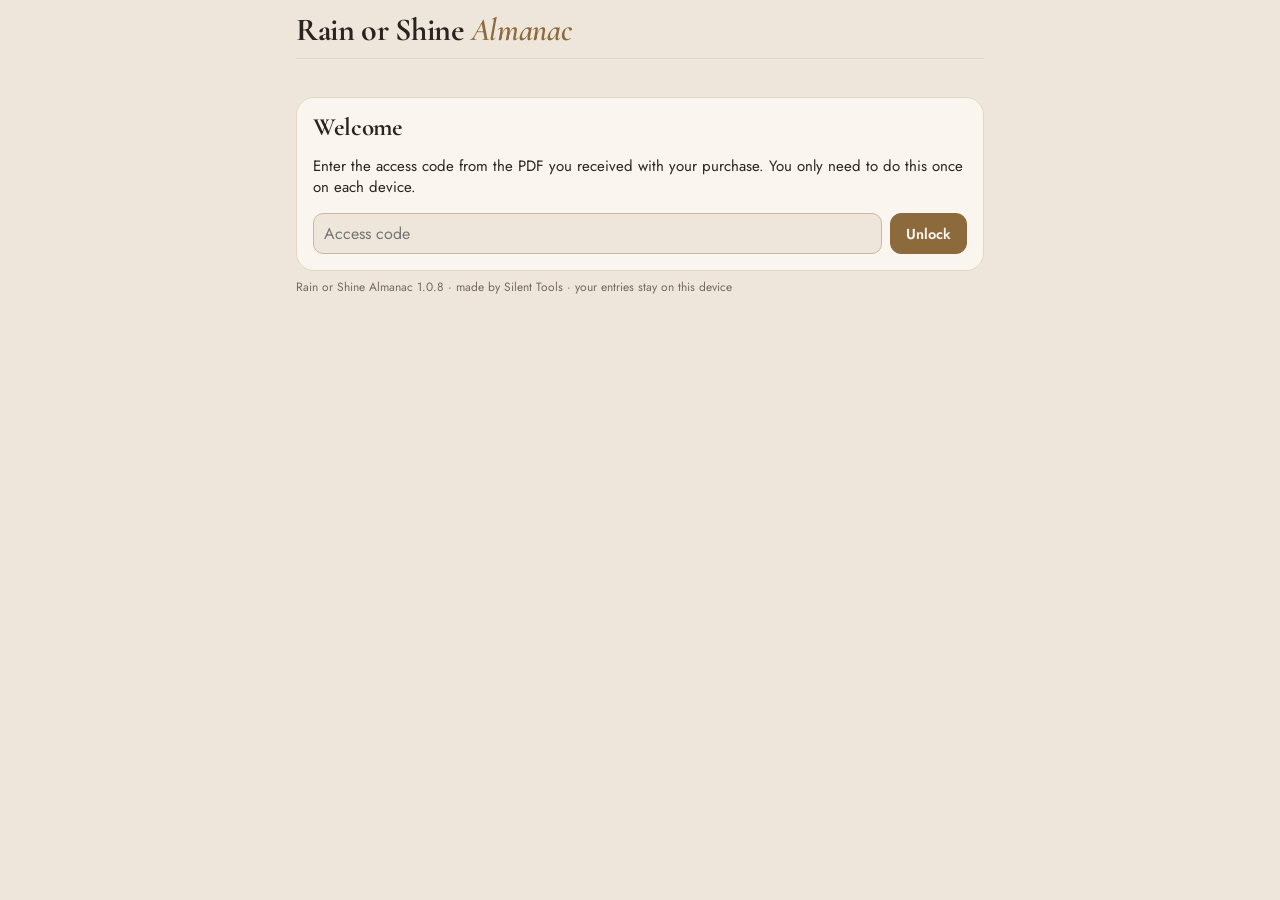
<file: rain-or-shine/index.html>
<!doctype html>
<html lang="en">
<head>
<meta charset="utf-8">
<meta name="viewport" content="width=device-width,initial-scale=1,viewport-fit=cover">
<title>Rain or Shine Almanac</title>
<meta name="description" content="A one-line-a-day weather and memory journal. No account, no ads, your entries stay on your device.">
<meta name="theme-color" content="#EEE6DA" media="(prefers-color-scheme: light)">
<meta name="theme-color" content="#1A1714" media="(prefers-color-scheme: dark)">
<meta name="apple-mobile-web-app-capable" content="yes">
<meta name="mobile-web-app-capable" content="yes">
<meta name="apple-mobile-web-app-title" content="Rain or Shine">
<meta name="apple-mobile-web-app-status-bar-style" content="default">
<link rel="manifest" href="manifest.webmanifest">
<link rel="icon" type="image/png" sizes="192x192" href="icon-192.png">
<link rel="apple-touch-icon" href="icon-180.png">
<style>
html{font-size:17px;font:-apple-system-body;font-family:inherit}
:root{color-scheme:light;padding-top:env(safe-area-inset-top,0px);padding-bottom:env(safe-area-inset-bottom,0px)}
body{margin:0;-webkit-text-size-adjust:100%}
img{max-width:100%}
[hidden]{display:none!important}
.lock{margin-top:24px}
nav.tabs{grid-template-columns:repeat(auto-fit,minmax(2.75rem,1fr))!important;row-gap:2px}
nav.tabs button{white-space:nowrap;padding-inline:4px}
body::before{content:"";position:fixed;top:0;left:0;right:0;height:env(safe-area-inset-top,0px);background:var(--bg);z-index:60;pointer-events:none}

</style>
<link rel="stylesheet" href="../fonts.css">
<style>
/* Layout: one phone-width column; header with view tabs, the chosen view below. Theme: Beige (warm paper, bronze accent, handwritten day line) */
:root{
  --bg:#EEE6DA; --surface:#FAF6EF; --ink:#2A2420; --muted:#75695D; --line:#E2D7C7; --line-strong:#C9B9A2;
  --accent:#8C6A3C; --accent-soft:#EFE3CF; --warn:#8F5A12; --warn-soft:#F6E7CC; --danger:#A3322A; --danger-soft:#F5DCD8;
  --w-paike:#C29A45; --w-vahelduv:#7F9A92; --w-pilves:#A1958A; --w-vihm:#5F7A9C; --w-lumi:#9DB0C2; --w-aike:#86708F; --w-udu:#A9A18A;
  --f-display:"Cormorant Garamond","Didot",Georgia,serif;
  --f-body:"Jost",system-ui,-apple-system,"Segoe UI",sans-serif;
  --f-note:"Caveat","Segoe Print","Bradley Hand",cursive;
  --f-data:"IBM Plex Mono",ui-monospace,"SFMono-Regular",Menlo,monospace;
  --note-size:1.4118rem; --note-size-s:1.1765rem; --hand-scale:1.3; --d-weight:700;
}
@media (prefers-color-scheme: dark){:root:not([data-theme="light"]){
  --bg:#1A1714; --surface:#24201C; --ink:#EFE7DA; --muted:#A99C8B; --line:#36302A; --line-strong:#50473D;
  --accent:#D5B47E; --accent-soft:#3A2F22; --warn:#E8B565; --warn-soft:#3A2C17; --danger:#F08A80; --danger-soft:#3D1F1C;
  --w-paike:#DDB65F; --w-vahelduv:#9DB8AF; --w-pilves:#9A8F82; --w-vihm:#8FA6C4; --w-lumi:#D6DFE8; --w-aike:#A88FB3; --w-udu:#C2BAA4;
  color-scheme:dark;
}}
:root[data-theme="dark"]{
  --bg:#1A1714; --surface:#24201C; --ink:#EFE7DA; --muted:#A99C8B; --line:#36302A; --line-strong:#50473D;
  --accent:#D5B47E; --accent-soft:#3A2F22; --warn:#E8B565; --warn-soft:#3A2C17; --danger:#F08A80; --danger-soft:#3D1F1C;
  --w-paike:#DDB65F; --w-vahelduv:#9DB8AF; --w-pilves:#9A8F82; --w-vihm:#8FA6C4; --w-lumi:#D6DFE8; --w-aike:#A88FB3; --w-udu:#C2BAA4;
  color-scheme:dark;
}
*{box-sizing:border-box}
html,body{background:var(--bg)}
body{color:var(--ink);font-family:var(--f-body);font-size:0.8824rem;line-height:1.45}
button,input,textarea{font:inherit;color:inherit}
button:focus-visible,input:focus-visible,textarea:focus-visible{outline:2px solid var(--accent);outline-offset:2px}
.app{max-width:480px;margin:0 auto;padding-inline:16px;padding-block:0 48px}
header.top{display:flex;align-items:baseline;justify-content:space-between;gap:12px;padding-block:14px 12px;border-bottom:1px solid var(--line);flex-wrap:wrap}
.brand-sub{font-style:italic;font-weight:600;color:var(--accent)}
.brand{font-family:var(--f-display);font-weight:var(--d-weight);font-size:1.8824rem;letter-spacing:-.01em;margin:0;line-height:1}
.home{font-size:0.7647rem;color:var(--muted);text-align:right}
.home button{border:0;background:none;color:var(--accent);text-decoration:underline;cursor:pointer;padding:0;font-size:0.7647rem}
main{padding-block:14px 0;display:grid;gap:14px}
h2{font-family:var(--f-display);font-weight:var(--d-weight);font-size:1.4706rem;letter-spacing:-.005em;margin:10px 0 0;line-height:1.1;text-wrap:balance}
.muted{color:var(--muted)}
.num{font-family:var(--f-data);font-variant-numeric:tabular-nums}
.t-paike{color:var(--w-paike)}.t-vahelduv{color:var(--w-vahelduv)}.t-pilves{color:var(--w-pilves)}.t-vihm{color:var(--w-vihm)}.t-lumi{color:var(--w-lumi)}.t-aike{color:var(--w-aike)}.t-udu{color:var(--w-udu)}
.ic{width:22px;height:22px;flex:none}
.ic.big{width:48px;height:48px}

.daynav{display:grid;grid-template-columns:44px 1fr 44px;align-items:center;gap:8px}
.daynav button{height:44px;border-radius:12px;border:1px solid var(--line);background:var(--surface);font-size:1.2941rem;cursor:pointer}
.daynav button:disabled{opacity:.35;cursor:not-allowed}
.dn{text-align:center}
.dn-date{font-family:var(--f-display);font-weight:var(--d-weight);font-size:1.8235rem;line-height:1.05}
.dn-sub{font-size:0.7353rem;color:var(--muted);min-height:18px}
.dn-sub button{border:0;background:none;color:var(--accent);text-decoration:underline;cursor:pointer;padding:0;font-size:0.7353rem}

.card{background:var(--surface);border:1px solid var(--line);border-radius:18px;padding:16px;display:grid;gap:14px}
.lbl{font-size:0.7059rem;letter-spacing:.06em;text-transform:uppercase;color:var(--muted);font-weight:600}
textarea{width:100%;min-height:96px;border:1px solid var(--line-strong);border-radius:12px;padding:11px 12px;font-size:0.9412rem;background:var(--bg);resize:vertical}
input[type=number],input[type=search]{width:100%;border:1px solid var(--line-strong);border-radius:10px;padding:9px 10px;font-size:0.9412rem;background:var(--bg)}
.seg{display:grid;grid-template-columns:repeat(3,minmax(0,1fr));border:1px solid var(--line-strong);border-radius:12px;padding:3px;gap:3px}
.seg button{border:0;background:transparent;border-radius:9px;padding:11px 4px;font-size:0.9118rem;cursor:pointer;line-height:1.2;min-height:46px}
.seg button[aria-pressed="true"]{background:var(--accent);color:var(--surface);font-weight:600}
.wrow{display:flex;align-items:center;gap:14px}
.w-type{font-size:0.7647rem;color:var(--muted)}
.w-temp{font-family:var(--f-body);font-weight:500;font-size:1.5882rem;line-height:1;letter-spacing:-.01em}
.w-temp span{font-size:1.0rem;color:var(--muted);font-weight:600}
.w-pr{margin-left:auto;text-align:right;font-family:var(--f-data);font-size:0.8235rem}
.w-pr small{display:block;font-family:var(--f-body);font-size:0.6765rem;color:var(--muted)}
.wbox{border:1px solid var(--line);border-radius:14px;padding:12px;display:grid;gap:10px;background:var(--bg)}
.badge{justify-self:start;font-size:0.6765rem;padding:2px 8px;border-radius:999px;border:1px solid var(--line-strong);color:var(--muted)}
.badge.demo{border-color:var(--warn);color:var(--warn);background:var(--warn-soft)}
.badge.manual{border-color:var(--accent);color:var(--accent)}
.status{font-size:0.7941rem;color:var(--muted)}
.status.err{color:var(--danger)}
.types{display:flex;flex-wrap:wrap;gap:6px}
.types button{display:flex;align-items:center;gap:6px;border:1px solid var(--line-strong);background:var(--surface);border-radius:999px;padding:8px 14px 8px 9px;font-size:0.9118rem;min-height:42px;cursor:pointer}
.types button[aria-pressed="true"]{border-color:var(--accent);background:var(--accent-soft);font-weight:600}
.types .ic{width:22px;height:22px}
.types{gap:8px}
.fields{display:grid;grid-template-columns:repeat(3,minmax(0,1fr));gap:8px}
.fields label{display:grid;gap:4px;font-size:0.7353rem;color:var(--muted)}
.btns{display:flex;gap:8px;flex-wrap:wrap;align-items:center}
.btn{border:1px solid var(--line-strong);background:transparent;border-radius:11px;padding:9px 15px;cursor:pointer;font-size:0.8529rem}
.btn.primary{background:var(--accent);border-color:var(--accent);color:var(--surface);font-weight:600}
.btn.danger{border-color:var(--danger);color:var(--danger)}
.btn.small{padding:6px 11px;font-size:0.7647rem}
.msg{font-size:0.8235rem;color:var(--danger)}
.toast{font-size:0.8235rem;color:var(--accent);font-weight:600}
.note{margin:0;font-family:var(--f-note);font-size:var(--note-size);line-height:1.3;white-space:pre-wrap}
.empty{border:1px dashed var(--line-strong);border-radius:18px;padding:22px 16px;text-align:center;color:var(--muted);display:grid;gap:12px;justify-items:center}
.list{display:grid;gap:8px}
.li{display:grid;grid-template-columns:auto 1fr;gap:2px 12px;align-items:start;text-align:left;background:var(--surface);border:1px solid var(--line);border-radius:14px;padding:10px 12px;cursor:pointer;width:100%}
.li .ic{grid-row:span 2;margin-top:2px}
.li-d{font-size:0.7353rem;color:var(--muted)}
.li-t{font-family:var(--f-note);font-size:var(--note-size-s);line-height:1.2;min-width:0;overflow:hidden;text-overflow:ellipsis;white-space:nowrap}
.results{display:grid;gap:6px}
.results button{text-align:left;border:1px solid var(--line);background:var(--surface);border-radius:12px;padding:10px 12px;cursor:pointer}
.results small{display:block;color:var(--muted);font-size:0.7353rem}
.searchrow{display:grid;grid-template-columns:1fr auto;gap:8px}
.foot{font-size:0.7059rem;color:var(--muted);margin-top:8px}
</style>

<style>
.sub{display:grid;gap:7px}
.sub .lbl{font-size:0.6765rem}
.hint{font-size:0.7353rem;color:var(--muted);margin:0}
.w-labels{font-size:0.7647rem;color:var(--muted)}
nav.tabs{flex:1 0 100%;display:grid;grid-template-columns:repeat(6,minmax(0,1fr));gap:2px;background:var(--surface);border:1px solid var(--line);border-radius:14px;padding:3px}
nav.tabs button{border:0;background:transparent;border-radius:11px;padding:8px 0;font-size:0.7059rem;color:var(--muted);cursor:pointer;min-width:0}
nav.tabs button[aria-current="page"]{background:var(--accent-soft);color:var(--ink);font-weight:600}
.fill-paike{fill:var(--w-paike)}.fill-vahelduv{fill:var(--w-vahelduv)}.fill-pilves{fill:var(--w-pilves)}.fill-vihm{fill:var(--w-vihm)}.fill-lumi{fill:var(--w-lumi)}.fill-aike{fill:var(--w-aike)}.fill-udu{fill:var(--w-udu)}
.chartbox{background:var(--surface);border:1px solid var(--line);border-radius:18px;padding:10px 8px 6px;overflow-x:auto}
.chartbox svg{display:block;width:100%;height:auto}
svg text{font-family:var(--f-data);font-size:11px;fill:var(--muted)}
svg .strong{fill:var(--ink);font-weight:500}
svg .grid{stroke:var(--line)}svg .zero{stroke:var(--line-strong);stroke-width:1.2}
.ylist{display:grid;gap:8px;margin-top:10px}
.yi{display:grid;grid-template-columns:auto 1fr;gap:2px 12px;text-align:left;width:100%;background:var(--surface);border:1px solid var(--line);border-radius:14px;padding:10px 13px;cursor:pointer}
.yi.cur{border-color:var(--accent)}
.yy{font-size:0.9412rem;font-weight:500;grid-row:span 2;padding-top:2px}
.yw{display:flex;align-items:center;gap:6px;font-size:0.7647rem;color:var(--muted);flex-wrap:wrap}.yw .ic{width:18px;height:18px}
.yn{font-family:var(--f-note);font-size:var(--note-size-s);line-height:1.2;min-width:0}
.samp{font-size:0.6471rem;letter-spacing:.04em;text-transform:uppercase;color:var(--warn)}

.hand{font-family:var(--f-note);font-size:calc(var(--hand-scale) * 1em);line-height:1.1}
.row{display:flex;align-items:center;justify-content:space-between;gap:8px 10px;flex-wrap:wrap}
.chips{display:flex;gap:6px;overflow-x:auto;padding-bottom:2px;scrollbar-width:none;min-width:0;max-width:100%;flex:1 1 auto}
.chip{flex:none}
.app{min-width:0}
main{min-width:0;max-width:100%}
@media (min-width:900px){.app{max-width:720px}}
main{grid-template-columns:minmax(0,1fr)}
main>*{min-width:0}
.chip{border:1px solid var(--line-strong);background:transparent;border-radius:999px;padding:6px 13px;font-size:0.7941rem;font-family:var(--f-data);cursor:pointer;white-space:nowrap}
.chip[aria-pressed="true"]{background:var(--ink);color:var(--bg);border-color:var(--ink)}
.seg2{display:inline-flex;border:1px solid var(--line-strong);border-radius:999px;padding:2px;gap:2px}
.seg2 button{border:0;background:transparent;border-radius:999px;padding:5px 12px;font-size:0.7647rem;cursor:pointer}
.seg2 button[aria-pressed="true"]{background:var(--accent);color:var(--surface)}
.bg-paike{background:var(--w-paike)}.bg-vahelduv{background:var(--w-vahelduv)}.bg-pilves{background:var(--w-pilves)}.bg-vihm{background:var(--w-vihm)}.bg-lumi{background:var(--w-lumi)}.bg-aike{background:var(--w-aike)}.bg-udu{background:var(--w-udu)}
.px{background:var(--surface);border:1px solid var(--line);border-radius:18px;padding:12px 10px}
.px-row{display:grid;grid-template-columns:32px 1fr;align-items:center;gap:4px}
.px-row+.px-row{margin-top:2px}
.px-m{font-size:0.6176rem;color:var(--muted);font-family:var(--f-data);text-transform:uppercase}
.px-cells{display:grid;grid-template-columns:repeat(31,1fr);gap:1.5px}
.px-cells>*{display:block;aspect-ratio:3/4;border:0;padding:0;border-radius:2px;min-width:0}
.px-cells button{cursor:pointer}
.none{background:var(--line)}.nw{background:var(--accent-soft);box-shadow:inset 0 0 0 1px var(--line-strong)}.void{background:transparent}
.legend{display:flex;flex-wrap:wrap;gap:6px 12px;margin-top:12px;font-size:0.7059rem;color:var(--muted)}
.legend span{display:inline-flex;align-items:center;gap:5px}.legend i{width:11px;height:11px;border-radius:3px;display:inline-block}
.tscale{height:10px;border-radius:5px;margin-top:12px;background:linear-gradient(90deg,#2B5C9E,#6FA3D8 30%,#D6E2EA 45%,#F0DEA5 62%,#E6A050 80%,#C4482E)}
.tscale-l{display:flex;justify-content:space-between;font-size:0.6471rem;color:var(--muted);font-family:var(--f-data);margin-top:3px}
.mix{display:flex;height:22px;border-radius:7px;overflow:hidden;margin-top:10px}.mix div{min-width:0}
.mix-l{display:flex;flex-wrap:wrap;gap:4px 12px;font-size:0.7353rem;color:var(--muted);margin-top:6px}.mix-l b{color:var(--ink);font-weight:500}
.mnav{display:grid;grid-template-columns:44px 1fr 44px;gap:8px;align-items:center;margin:4px 0 10px}
.mnav button{height:40px;border-radius:12px;border:1px solid var(--line);background:var(--surface);font-size:1.1765rem;cursor:pointer}
.mnav button:disabled{opacity:.35;cursor:default}
.mnav div{text-align:center;font-family:var(--f-display);font-weight:var(--d-weight);font-size:1.4706rem}
.cal{display:grid;grid-template-columns:repeat(7,minmax(0,1fr));gap:4px}
.cal .wd{font-size:0.6471rem;text-align:center;color:var(--muted);font-family:var(--f-data)}
.cal button,.cal .c-none{position:relative;display:flex;flex-direction:column;align-items:center;gap:1px;padding:5px 0 6px;border-radius:10px;background:var(--surface);border:1px solid var(--line);min-width:0}
.cal button{cursor:pointer}.cal .c-none{background:transparent;border-style:dashed}
.c-d{font-size:0.6471rem;color:var(--muted);font-family:var(--f-data)}.c-t{font-size:0.7353rem}
.cal .ic{width:24px;height:24px}
.c-dot{position:absolute;top:5px;right:6px;width:5px;height:5px;border-radius:50%;background:var(--accent)}
.msum{display:flex;flex-wrap:wrap;gap:6px 16px;margin-top:12px;font-size:0.7647rem;color:var(--muted)}.msum b{color:var(--ink);font-weight:500}
.readout{font-size:0.7941rem;height:22px;line-height:22px;color:var(--muted);margin:2px 4px 6px;white-space:nowrap;overflow:hidden;text-overflow:ellipsis}
#tchart{touch-action:none;user-select:none;-webkit-user-select:none;-webkit-touch-callout:none;cursor:crosshair}
@media (orientation:landscape) and (max-height:520px){#tchart{width:auto;height:58vh;max-width:100%;margin:0 auto}}.readout b{color:var(--ink)}
.stats{display:grid;gap:10px}
.source{border:1px solid var(--line-strong);border-left:0;border-right:0;padding:10px 2px;margin:0 0 12px;display:grid;gap:3px}
.source b{font-size:0.7647rem;letter-spacing:.04em;text-transform:uppercase;color:var(--accent)}
.source p{margin:0;font-size:0.7941rem;color:var(--muted)}
.stat{background:var(--surface);border:1px solid var(--line);border-radius:18px;padding:15px 16px;display:grid;grid-template-columns:auto 1fr;gap:2px 14px;align-items:center}
.stat .ic{width:32px;height:32px;grid-row:span 3;align-self:start;margin-top:4px}
.s-big{font-family:var(--f-display);font-weight:var(--d-weight);font-size:2.0rem;line-height:1.05}
.s-big small{font-family:var(--f-body);font-size:0.8235rem;font-weight:500;color:var(--muted);margin-left:6px}
.s-title{font-size:0.7059rem;color:var(--muted);text-transform:uppercase;letter-spacing:.05em;font-weight:600}
.s-text{font-size:0.8529rem;min-width:0}
.poster{border-radius:6px;overflow:hidden;box-shadow:0 10px 28px rgba(40,25,10,.22)}.poster svg{display:block;width:100%;height:auto}
.vlist{display:grid;gap:6px;margin-top:12px}
.vrow{display:flex;justify-content:space-between;align-items:center;background:var(--surface);border:1px solid var(--line);border-radius:14px;padding:12px 14px;cursor:pointer;font-size:0.8824rem}
.vrow:disabled{cursor:default;opacity:.7}
.sw2{width:40px;height:24px;border-radius:12px;background:var(--line-strong);position:relative;flex:none}
.sw2::after{content:"";position:absolute;top:3px;left:3px;width:18px;height:18px;border-radius:50%;background:var(--surface);transition:left .15s}
.sw2.on{background:var(--accent)}.sw2.on::after{left:19px}


.tsizes{display:grid;grid-template-columns:repeat(2,minmax(0,1fr));gap:6px}
.tsizes button{border:1px solid var(--line-strong);background:var(--surface);border-radius:12px;padding:10px 6px;cursor:pointer}
.tsizes button[aria-pressed="true"]{border-color:var(--accent);box-shadow:0 0 0 1.5px var(--accent);font-weight:600}
.srow{display:flex;justify-content:space-between;align-items:center;gap:10px;flex-wrap:wrap}
.srow>span{font-size:0.8824rem}
.themes{display:grid;grid-template-columns:repeat(2,minmax(0,1fr));gap:6px}
.themes button{border:1px solid var(--line-strong);background:var(--surface);border-radius:12px;padding:8px 4px;cursor:pointer;display:grid;gap:5px;justify-items:center;font-size:0.7941rem}
.themes button[aria-pressed="true"]{border-color:var(--accent);box-shadow:0 0 0 1.5px var(--accent);font-weight:600}
.sw{display:flex;gap:2px}.sw i{width:11px;height:11px;border-radius:3px;display:block;outline:1px solid rgba(127,127,127,.25)}
.vrow small{display:block;font-size:0.7353rem;color:var(--muted);margin-top:2px}
.vrow span:first-child{text-align:left}
a{color:var(--accent)}


.fchips{display:flex;flex-wrap:wrap;gap:6px}
.fchip{font-size:0.7647rem;padding:3px 10px;border-radius:999px;background:var(--accent-soft);color:var(--ink)}
.frow{display:grid;gap:8px;margin-top:6px}
.fsum{margin:0;font-size:0.8235rem}
input[type=text]{width:100%;border:1px solid var(--line-strong);border-radius:10px;padding:8px 10px;font-size:0.9412rem;background:var(--bg)}

.tools{margin-top:22px;border:1px dashed var(--line-strong);border-radius:16px;padding:12px 14px;display:grid;gap:8px}

.a2hs{border:2px solid var(--danger);background:var(--danger-soft);border-radius:16px;padding:12px 14px;display:grid;gap:8px;margin-bottom:14px}
.a2hs .rtag{color:var(--danger);font-weight:700;font-size:0.7353rem;letter-spacing:.06em;text-transform:uppercase}
.a2hs h2{margin:0;color:var(--ink)}
.a2hs b.t{color:var(--danger);font-size:0.8824rem}
.a2hs p{margin:0;font-size:0.8529rem;line-height:1.45}
.a2hs ol{margin:0;padding-left:22px;display:grid;gap:6px;font-size:0.8529rem;line-height:1.4}
.a2hs details summary{cursor:pointer;font-weight:600;color:var(--danger);font-size:0.8529rem;padding:4px 0}
.a2hs details[open] summary{margin-bottom:6px}
.a2hs.gate{padding:16px 16px 14px;gap:10px}
.a2hs.gate p,.a2hs.gate ol{font-size:0.9412rem}
.notice{border:1px solid var(--warn);background:var(--warn-soft);border-radius:16px;padding:12px 14px;display:grid;gap:6px}
.notice b{font-size:0.8529rem}
.notice p{margin:0;font-size:0.7941rem;line-height:1.45}
.opt{display:grid;grid-template-columns:auto 1fr;gap:10px;align-items:center}
.opt span{font-size:0.7647rem;color:var(--muted);min-width:0}
.opt .btn{min-width:150px}
.merge{margin:0;padding-left:18px;display:grid;gap:3px;font-size:0.8235rem}
.vh{position:absolute;width:1px;height:1px;overflow:hidden;clip:rect(0 0 0 0);white-space:nowrap}
label.btn{display:inline-block}
.btn:disabled{opacity:.5;cursor:default}
.linkbtn{border:0;background:none;color:var(--accent);text-decoration:underline;cursor:pointer;padding:0;font-size:inherit}
.home button{display:inline}
@media (max-width:380px){.opt{grid-template-columns:1fr}}
</style>
</head>
<body>
<svg width="0" height="0" style="position:absolute" aria-hidden="true"><defs>
  <symbol id="i-paike" viewBox="0 0 24 24"><g fill="none" stroke="currentColor" stroke-width="1.8" stroke-linecap="round" stroke-linejoin="round"><circle cx="12" cy="12" r="4.2"/><path d="M12 2.5v2.2M12 19.3v2.2M2.5 12h2.2M19.3 12h2.2M5.3 5.3l1.6 1.6M17.1 17.1l1.6 1.6M5.3 18.7l1.6-1.6M17.1 6.9l1.6-1.6"/></g></symbol>
  <symbol id="i-vahelduv" viewBox="0 0 24 24"><g fill="none" stroke="currentColor" stroke-width="1.8" stroke-linecap="round" stroke-linejoin="round"><circle cx="8.5" cy="8.5" r="3"/><path d="M8.5 2.6v1.3M2.6 8.5h1.3M4.3 4.3l.9.9M12.7 4.3l-.9.9"/><path d="M10 20h8a3.3 3.3 0 0 0 .3-6.58 4.5 4.5 0 0 0-8.6-.35A3.5 3.5 0 0 0 10 20z"/></g></symbol>
  <symbol id="i-pilves" viewBox="0 0 24 24"><g fill="none" stroke="currentColor" stroke-width="1.8" stroke-linecap="round" stroke-linejoin="round"><path d="M7.5 18.5h9.2a3.8 3.8 0 0 0 .4-7.58 5.2 5.2 0 0 0-10-.4A4 4 0 0 0 7.5 18.5z"/></g></symbol>
  <symbol id="i-udu" viewBox="0 0 24 24"><g fill="none" stroke="currentColor" stroke-width="1.8" stroke-linecap="round"><path d="M7 6h10M4 10h16M6 14h12M4 18h16"/></g></symbol>
  <symbol id="i-aike" viewBox="0 0 24 24"><g fill="none" stroke="currentColor" stroke-width="1.8" stroke-linecap="round" stroke-linejoin="round"><path d="M7.5 13.5h9.2a3.8 3.8 0 0 0 .4-7.58 5.2 5.2 0 0 0-10-.4A4 4 0 0 0 7.5 13.5z"/><path d="M13 14.5l-2.4 3.4h3.1l-2.3 3.4"/></g></symbol>
  <symbol id="p-none" viewBox="0 0 24 24"><g fill="none" stroke="currentColor" stroke-width="1.8" stroke-linecap="round" stroke-linejoin="round"><path d="M12 4.5c2.6 3.4 4.5 5.9 4.5 8.3a4.5 4.5 0 0 1-9 0c0-2.4 1.9-4.9 4.5-8.3z"/><path d="M5 19L19 5"/></g></symbol>
  <symbol id="p-drizzle" viewBox="0 0 24 24"><g fill="none" stroke="currentColor" stroke-width="1.8" stroke-linecap="round" stroke-linejoin="round"><path d="M7.5 13.5h9.2a3.8 3.8 0 0 0 .4-7.58 5.2 5.2 0 0 0-10-.4A4 4 0 0 0 7.5 13.5z"/><path d="M9.5 17h.01M13.5 17h.01M11.5 20.5h.01M15.5 20.5h.01" stroke-width="2.4"/></g></symbol>
  <symbol id="p-lshowers" viewBox="0 0 24 24"><g fill="none" stroke="currentColor" stroke-width="1.8" stroke-linecap="round" stroke-linejoin="round"><circle cx="7.5" cy="7" r="2.5"/><path d="M7.5 2.3v.9M2.8 7h.9M4.2 3.7l.6.6"/><path d="M10 15h7.5a3 3 0 0 0 .3-6 4.2 4.2 0 0 0-8-.3A3.2 3.2 0 0 0 10 15z"/><path d="M13.5 18l-.9 3"/></g></symbol>
  <symbol id="p-hshowers" viewBox="0 0 24 24"><g fill="none" stroke="currentColor" stroke-width="1.8" stroke-linecap="round" stroke-linejoin="round"><circle cx="7.5" cy="7" r="2.5"/><path d="M7.5 2.3v.9M2.8 7h.9M4.2 3.7l.6.6"/><path d="M10 15h7.5a3 3 0 0 0 .3-6 4.2 4.2 0 0 0-8-.3A3.2 3.2 0 0 0 10 15z"/><path d="M10.5 18l-.9 3M14 18l-.9 3M17.5 18l-.9 3"/></g></symbol>
  <symbol id="p-lrain" viewBox="0 0 24 24"><g fill="none" stroke="currentColor" stroke-width="1.8" stroke-linecap="round" stroke-linejoin="round"><path d="M7.5 13.5h9.2a3.8 3.8 0 0 0 .4-7.58 5.2 5.2 0 0 0-10-.4A4 4 0 0 0 7.5 13.5z"/><path d="M12.5 16.5l-1 3.5"/></g></symbol>
  <symbol id="p-rain" viewBox="0 0 24 24"><g fill="none" stroke="currentColor" stroke-width="1.8" stroke-linecap="round" stroke-linejoin="round"><path d="M7.5 13.5h9.2a3.8 3.8 0 0 0 .4-7.58 5.2 5.2 0 0 0-10-.4A4 4 0 0 0 7.5 13.5z"/><path d="M10.5 16.5l-1 3.5M14.5 16.5l-1 3.5"/></g></symbol>
  <symbol id="p-hrain" viewBox="0 0 24 24"><g fill="none" stroke="currentColor" stroke-width="1.8" stroke-linecap="round" stroke-linejoin="round"><path d="M7.5 13.5h9.2a3.8 3.8 0 0 0 .4-7.58 5.2 5.2 0 0 0-10-.4A4 4 0 0 0 7.5 13.5z"/><path d="M8.7 16.5l-1.2 4.5M12.7 16.5l-1.2 4.5M16.7 16.5l-1.2 4.5"/></g></symbol>
  <symbol id="p-sleet" viewBox="0 0 24 24"><g fill="none" stroke="currentColor" stroke-width="1.8" stroke-linecap="round" stroke-linejoin="round"><path d="M7.5 13.5h9.2a3.8 3.8 0 0 0 .4-7.58 5.2 5.2 0 0 0-10-.4A4 4 0 0 0 7.5 13.5z"/><path d="M10 16.5l-1 3.5"/><path d="M14.5 17h.01M13.7 20.6h.01" stroke-width="2.8"/></g></symbol>
  <symbol id="p-lsnow" viewBox="0 0 24 24"><g fill="none" stroke="currentColor" stroke-width="1.8" stroke-linecap="round" stroke-linejoin="round"><path d="M7.5 13.5h9.2a3.8 3.8 0 0 0 .4-7.58 5.2 5.2 0 0 0-10-.4A4 4 0 0 0 7.5 13.5z"/><path d="M12 18.5h.01" stroke-width="3"/></g></symbol>
  <symbol id="p-snow" viewBox="0 0 24 24"><g fill="none" stroke="currentColor" stroke-width="1.8" stroke-linecap="round" stroke-linejoin="round"><path d="M7.5 13.5h9.2a3.8 3.8 0 0 0 .4-7.58 5.2 5.2 0 0 0-10-.4A4 4 0 0 0 7.5 13.5z"/><path d="M9.5 17.5h.01M14.5 17.5h.01M12 20.7h.01" stroke-width="3"/></g></symbol>
  <symbol id="p-hsnow" viewBox="0 0 24 24"><g fill="none" stroke="currentColor" stroke-width="1.8" stroke-linecap="round" stroke-linejoin="round"><path d="M7.5 13.5h9.2a3.8 3.8 0 0 0 .4-7.58 5.2 5.2 0 0 0-10-.4A4 4 0 0 0 7.5 13.5z"/><path d="M8.3 17h.01M12 17h.01M15.7 17h.01M10.2 20.6h.01M13.8 20.6h.01" stroke-width="2.8"/></g></symbol>
  <symbol id="i-pen" viewBox="0 0 24 24"><g fill="none" stroke="currentColor" stroke-width="1.8" stroke-linecap="round" stroke-linejoin="round"><path d="M5 19h4L19.5 8.5a2.1 2.1 0 0 0-4-4L5 15z"/></g></symbol>
</defs></svg>

<div class="app">
  <header class="top">
    <h1 class="brand">Rain or Shine <span class="brand-sub">Almanac</span></h1>
    <div class="home" id="home"></div>
    <nav class="tabs" id="tabs" aria-label="Views"></nav>
  </header>
  <main id="view"></main>
  <p class="foot">Rain or Shine Almanac 1.0.8 · made by Silent Tools · your entries stay on this device</p>
</div>

<script src="../xlsx.full.min.js"></script>
<script>
(function(){
/* ---------- vocabulary (WMO weather code terms) ---------- */
const SKY=[['sunny','Sunny','i-paike','paike'],['partly','Partly cloudy','i-vahelduv','vahelduv'],['cloudy','Cloudy','i-pilves','pilves'],['fog','Fog','i-udu','udu']];
const PRECIP=[
  ['none','None','p-none','pilves','dry'],['showers','Showers','p-lshowers','vihm','rain'],
  ['rain','Rain','p-rain','vihm','rain'],['hrain','Heavy rain','p-hrain','vihm','rain'],
  ['lsnow','Light snow','p-lsnow','lumi','snow'],['hsnow','Heavy snow','p-hsnow','lumi','snow'],['thunder','Thunderstorm','i-aike','aike','rain']
];
const SKYM=Object.fromEntries(SKY.map(s=>[s[0],{label:s[1],icon:s[2],type:s[3]}]));
const PRM=Object.fromEntries(PRECIP.map(p=>[p[0],{label:p[1],icon:p[2],type:p[3],kind:p[4]}]));
const WMO={0:['sunny','none'],1:['sunny','none'],2:['partly','none'],3:['cloudy','none'],45:['fog','none'],48:['fog','none'],
  51:['cloudy','showers'],53:['cloudy','showers'],55:['cloudy','showers'],56:['cloudy','showers'],57:['cloudy','showers'],
  61:['cloudy','rain'],63:['cloudy','rain'],65:['cloudy','hrain'],66:['cloudy','rain'],67:['cloudy','hrain'],
  71:['cloudy','lsnow'],73:['cloudy','hsnow'],75:['cloudy','hsnow'],77:['cloudy','lsnow'],
  80:['partly','showers'],81:['partly','showers'],82:['partly','hrain'],85:['partly','lsnow'],86:['partly','hsnow'],
  95:['cloudy','thunder'],96:['cloudy','thunder'],99:['cloudy','thunder']};
const fromCode=c=>WMO[c]||['cloudy','none'];
const deriveType=(sky,pr)=>pr&&pr!=='none'?PRM[pr].type:(SKYM[sky]?SKYM[sky].type:'pilves');
const mainIcon=w=>w.precip&&w.precip!=='none'?PRM[w.precip].icon:SKYM[w.sky].icon;
const wLabel=w=>SKYM[w.sky].label+(w.precip&&w.precip!=='none'?' · '+PRM[w.precip].label:'');

const MONTHS=['January','February','March','April','May','June','July','August','September','October','November','December'];
const WD=['Sunday','Monday','Tuesday','Wednesday','Thursday','Friday','Saturday'];
const KEY='ilmaraamat.v1';
const FALLBACK_PLACES=[
  {name:'Tartu',country:'Estonia',lat:58.378,lon:26.729},{name:'Tallinn',country:'Estonia',lat:59.437,lon:24.754},
  {name:'Pärnu',country:'Estonia',lat:58.386,lon:24.497},{name:'Helsinki',country:'Finland',lat:60.170,lon:24.938},
  {name:'London',country:'United Kingdom',lat:51.507,lon:-0.128},{name:'New York',country:'United States',lat:40.713,lon:-74.006},
  {name:'Chicago',country:'United States',lat:41.878,lon:-87.630},{name:'Sydney',country:'Australia',lat:-33.869,lon:151.209}
];
const inViewer=!!window.claude;

/* ---------- storage, with migration from the first test schema ---------- */
const OLD_TYPE={paike:['sunny','none'],vahelduv:['partly','none'],pilves:['cloudy','none'],udu:['fog','none'],vihm:['cloudy','rain'],lumi:['cloudy','hsnow'],aike:['cloudy','thunder']};
const PR_ALIAS={snow:'hsnow',sleet:'lsnow',drizzle:'showers',lshowers:'showers',hshowers:'showers',lrain:'rain'};
function normalize(d){
  for(const e of Object.values(d.entries||{})){
    const w=e.weather;if(!w||w.source==='none')continue;
    if(w.precip&&!PRM[w.precip])w.precip=PR_ALIAS[w.precip]||'none';
    if(!SKYM[w.sky])w.sky='cloudy';
    w.type=deriveType(w.sky,w.precip);
  }
  return d;
}
function migrate(d){
  if(d.schema===2)return normalize(d);
  for(const e of Object.values(d.entries||{})){
    const w=e.weather;if(!w||w.source==='none'||w.sky)continue;
    const[sky,pr]=w.source==='online'&&w.code!=null?fromCode(w.code):(OLD_TYPE[w.type]||['cloudy','none']);
    e.weather={source:w.source,code:w.code??null,sky,precip:pr,type:deriveType(sky,pr),tmax:w.tmax??null,tmin:w.tmin??null,tavg:null,mm:w.source==='online'?(w.precip??null):null};
  }
  d.schema=2;return normalize(d);
}
function load(){
  try{const raw=localStorage.getItem(KEY);if(raw){const d=JSON.parse(raw);if(d&&d.entries&&(d.schema===1||d.schema===2))return migrate(d);}}catch(e){}
  return {schema:2,settings:{home:null},entries:{}};
}
let DB=load(),storageOk=true;
function save(){try{localStorage.setItem(KEY,JSON.stringify(DB));storageOk=true;}catch(e){storageOk=false;}}

/* ---------- dates ---------- */
const pad=n=>String(n).padStart(2,'0');
const iso=d=>`${d.getFullYear()}-${pad(d.getMonth()+1)}-${pad(d.getDate())}`;
const parse=s=>{const[y,m,d]=s.split('-').map(Number);return new Date(y,m-1,d);};
const todayIso=()=>iso(new Date());
const addDays=(s,n)=>{const d=parse(s);d.setDate(d.getDate()+n);return iso(d);};
const daysAgo=s=>Math.round((parse(todayIso())-parse(s))/864e5);
const US=/^en-US$/i.test(navigator.language||'');
const U=()=>DB.settings.units||{temp:US?'f':'c',precip:US?'in':'mm',date:US?'mdy':'dmy'};
const mdy=()=>U().date==='mdy';
const dm=(d,m)=>mdy()?`${m} ${d}`:`${d} ${m}`;
const longDate=s=>{const d=parse(s);return mdy()?`${MONTHS[d.getMonth()]} ${d.getDate()}, ${d.getFullYear()}`:`${d.getDate()} ${MONTHS[d.getMonth()]} ${d.getFullYear()}`;};
const shortDate=s=>{const d=parse(s),m=MONTHS[d.getMonth()].slice(0,3);return `${WD[d.getDay()].slice(0,3)}, ${mdy()?`${m} ${d.getDate()},`:`${d.getDate()} ${m}`} ${d.getFullYear()}`;};

/* ---------- formatting ---------- */
const esc=s=>String(s).replace(/[&<>"]/g,c=>({'&':'&amp;','<':'&lt;','>':'&gt;','"':'&quot;'}[c]));
const isF=()=>U().temp==='f';
const cv=v=>v==null||isNaN(v)?null:(isF()?v*1.8+32:v);
const toC=v=>v==null||isNaN(v)?null:(isF()?Math.round((v-32)/1.8*10)/10:v);
const tUnit=()=>isF()?'°F':'°C';
const fTraw=v=>{if(v==null||isNaN(v))return '–';const r=Math.round(v);return (r>0&&!isF()?'+':r<0?'−':'')+Math.abs(r)+'°';};
const fT=v=>fTraw(cv(v));
const fMM=v=>v==null?'':(v<0.05?'dry':U().precip==='in'?(Math.round(v/25.4*100)/100)+' in':(Math.round(v*10)/10)+' mm');
const svg=(id,t,cls='ic')=>`<svg class="${cls} t-${t}" aria-hidden="true"><use href="#${id}"/></svg>`;
const mainT=w=>w.tmax??w.tavg??w.tmin??null;
function tempHtml(w){
  if(w.tmax!=null&&w.tmin!=null)return `${fT(w.tmax)} <span>${fT(w.tmin)}</span>`;
  if(w.tmax!=null)return `${fT(w.tmax)} <span>high</span>`;
  if(w.tavg!=null)return `≈${fT(w.tavg)} <span>around</span>`;
  if(w.tmin!=null)return `${fT(w.tmin)} <span>low</span>`;
  return `<span>no temperature</span>`;
}

/* ---------- weather service ---------- */
const cache={};
function simulated(date,home){
  let h=0;const s=date+home.lat.toFixed(2);for(const ch of s)h=(h*31+ch.charCodeAt(0))>>>0;
  const r=()=>{h^=h<<13;h>>>=0;h^=h>>>17;h^=h<<5;h>>>=0;return h/4294967296;};
  const d=parse(date),doy=Math.round((d-new Date(d.getFullYear(),0,1))/864e5);
  const mean=6.5-11.5*Math.cos(2*Math.PI*(doy-16)/365+(home.lat<0?Math.PI:0))+(r()-.5)*8;
  const tmax=Math.round((mean+4+r()*2)*10)/10,tmin=Math.round((mean-4-r()*2)*10)/10;
  let code,mm=0;const c=r();
  if(c<.38){mm=Math.round((0.4+r()*9)*10)/10;code=mean<0.5?(mm>4?75:71):(tmax>21&&r()<.3?95:(mm<1.5?51:mm<4?61:mm<7?63:80));}
  else if(c<.55)code=0;else if(c<.78)code=2;else if(c<.84)code=45;else code=3;
  return build(code,tmax,tmin,mm,true);
}
function build(code,tmax,tmin,mm,demo){const[sky,pr]=fromCode(code);return {code,sky,precip:pr,type:deriveType(sky,pr),tmax,tmin,tavg:null,mm,demo};}
/* ---------- online weather: MET Norway for today, NASA POWER for past days ---------- */
const MET_URL='https://api.met.no/weatherapi/locationforecast/2.0/compact';
const NASA_URL='https://power.larc.nasa.gov/api/temporal/daily/point';
function metSym(code){
  const c=String(code||'').replace(/_(day|night|polartwilight)$/,'');
  if(c.includes('thunder'))return {sky:'cloudy',pr:'thunder'};
  if(c==='clearsky'||c==='fair')return {sky:c==='fair'?'partly':'sunny',pr:'none'};
  if(c==='partlycloudy')return {sky:'partly',pr:'none'};
  if(c==='cloudy')return {sky:'cloudy',pr:'none'};
  if(c==='fog')return {sky:'fog',pr:'none'};
  if(/snow|sleet/.test(c))return {sky:'cloudy',pr:/heavy/.test(c)?'hsnow':'snow'};
  if(/rain/.test(c))return {sky:/showers/.test(c)?'partly':'cloudy',pr:'rain'};
  return {sky:'cloudy',pr:'none'};
}
/* Merge every forecast fetch into a small per-day store, so an evening entry still knows the morning. */
function metMerge(json){
  const ts=json&&json.properties&&json.properties.timeseries;if(!Array.isArray(ts))return 0;
  DB.met=DB.met||{};let n=0;
  for(const t of ts){
    const d=new Date(t.time);if(isNaN(d))continue;
    const day=iso(d),h=d.getHours(),det=t.data&&t.data.instant&&t.data.instant.details,n1=t.data&&t.data.next_1_hours;
    if(!det||det.air_temperature==null)continue;
    const rec=DB.met[day]=DB.met[day]||{};
    rec[h]={t:det.air_temperature,s:n1&&n1.summary?n1.summary.symbol_code:(rec[h]&&rec[h].s)||null,p:n1&&n1.details&&n1.details.precipitation_amount!=null?n1.details.precipitation_amount:(rec[h]&&rec[h].p!=null?rec[h].p:null)};
    n++;
  }
  for(const k of Object.keys(DB.met))if(k<addDays(todayIso(),-3))delete DB.met[k];
  DB.settings.metAt=new Date().toISOString();save();return n;
}
function metDay(date){
  const rec=DB.met&&DB.met[date];if(!rec)return null;
  const hrs=Object.keys(rec).map(Number).sort((a,b)=>a-b);if(hrs.length<3)return null;
  const T=hrs.map(h=>rec[h].t),P=hrs.map(h=>rec[h].p).filter(v=>v!=null),mm=Math.round(P.reduce((a,b)=>a+b,0)*10)/10;
  const syms=hrs.map(h=>rec[h].s).filter(Boolean).map(metSym);
  const skyCount={};syms.forEach(x=>{if(x.pr==='none')skyCount[x.sky]=(skyCount[x.sky]||0)+1;});
  let sky=Object.keys(skyCount).sort((a,b)=>skyCount[b]-skyCount[a])[0]||'cloudy';
  if(sky!=='fog'&&(skyCount.fog||0)>=3)sky='fog';
  let precip='none';
  if(syms.some(x=>x.pr==='thunder'))precip='thunder';
  else if(mm>=0.3){const snowH=syms.filter(x=>x.pr==='snow'||x.pr==='hsnow').length,rainH=syms.filter(x=>x.pr==='rain').length;
    precip=snowH>rainH?(mm<3?'lsnow':'hsnow'):(mm<2?'showers':mm<8?'rain':'hrain');
    if(sky==='sunny')sky='partly';}
  const from=hrs[0],to=hrs[hrs.length-1];
  return {code:null,sky,precip,type:deriveType(sky,precip),tmax:Math.round(Math.max(...T)*10)/10,tmin:Math.round(Math.min(...T)*10)/10,tavg:null,mm,provider:'met',hours:[from,to],demo:false};
}
async function metFetch(home){
  const res=await fetch(`${MET_URL}?lat=${home.lat.toFixed(3)}&lon=${home.lon.toFixed(3)}`);
  if(!res.ok)throw {kind:'http',status:res.status};
  return metMerge(await res.json());
}
function nasaDay(json,date){
  const p=json&&json.properties&&json.properties.parameter,k=date.replace(/-/g,'');if(!p)return null;
  const g=n=>{const v=p[n]&&p[n][k];return v==null||v<=-990?null:v;};
  const tmax=g('T2M_MAX'),tmin=g('T2M_MIN'),mm=g('PRECTOTCORR'),cl=g('CLOUD_AMT');
  if(tmax==null||tmin==null)return null;
  const mean=(tmax+tmin)/2;
  let sky=cl==null?'cloudy':cl<25?'sunny':cl<60?'partly':'cloudy',precip='none';
  if(mm!=null&&mm>=0.3){precip=mean<0.5?(mm<3?'lsnow':'hsnow'):(mm<2?'showers':mm<8?'rain':'hrain');if(sky==='sunny')sky='partly';}
  return {code:null,sky,precip,type:deriveType(sky,precip),tmax:Math.round(tmax*10)/10,tmin:Math.round(tmin*10)/10,tavg:null,mm:mm==null?null:Math.round(mm*10)/10,provider:'nasa',estimated:true,demo:false};
}
async function nasaFetch(date,home){
  const d=date.replace(/-/g,'');
  const res=await fetch(`${NASA_URL}?parameters=T2M_MAX,T2M_MIN,PRECTOTCORR,CLOUD_AMT&community=AG&latitude=${home.lat.toFixed(3)}&longitude=${home.lon.toFixed(3)}&start=${d}&end=${d}&format=JSON`);
  if(!res.ok)throw {kind:'http',status:res.status};
  return nasaDay(await res.json(),date);
}
function build(code,tmax,tmin,mm,demo){const[sky,pr]=fromCode(code);return {code,sky,precip:pr,type:deriveType(sky,pr),tmax,tmin,tavg:null,mm,demo};}
async function fetchWeather(date,home){
  const k=date+'|'+home.lat+'|'+home.lon;if(cache[k])return cache[k];
  const ago=daysAgo(date);
  try{
    let w=null;
    if(ago===0){await metFetch(home);w=metDay(date);if(!w)throw {kind:'nodata'};}
    else if(ago===1){w=metDay(date);if(!w){try{w=await nasaFetch(date,home);}catch(e){}}if(!w)throw {kind:'yesterday'};}
    else{w=await nasaFetch(date,home);if(!w)throw {kind:'nodata'};}
    if(ago>0)cache[k]=w;return w;
  }catch(e){
    if(e instanceof TypeError&&inViewer){const w=simulated(date,home);cache[k]=w;return w;}
    if(e&&e.kind==='yesterday')throw new Error('Yesterday’s online weather isn’t ready yet. It arrives in a day or two. Enter your own, choose No weather, or come back to this day later.');
    if(e&&e.kind==='nodata')throw new Error('No online weather for this day. Enter your own, or choose No weather.');
    throw new Error('Could not load the weather. Check your internet connection, or enter your own.');
  }
}
/* Keep today's forecast fresh whenever the diary is opened, so later entries cover the whole day. */
async function warmMet(){
  const home=DB.settings.home;if(!home)return;
  const at=DB.settings.metAt?new Date(DB.settings.metAt).getTime():0;
  if(Date.now()-at<45*60*1000)return;
  try{await metFetch(home);}catch(e){}
}
async function searchPlaces(q){
  try{
    const res=await fetch('https://nominatim.openstreetmap.org/search?format=jsonv2&addressdetails=1&limit=6&accept-language=en&q='+encodeURIComponent(q));
    if(!res.ok)throw new TypeError('http');
    const j=await res.json();
    return {live:true,matched:true,list:(Array.isArray(j)?j:[]).map(r=>{const a=r.address||{};const nm=r.name||String(r.display_name||'').split(',')[0];
      return {name:nm,country:[a.county||a.state,a.country].filter(Boolean).filter(x=>x!==nm).join(', '),lat:+r.lat,lon:+r.lon};}).filter(p=>p.name&&!isNaN(p.lat))};
  }catch(e){
    const ql=q.trim().toLowerCase();
    const hit=FALLBACK_PLACES.filter(p=>ql&&(p.name.toLowerCase().includes(ql)||p.country.toLowerCase().includes(ql)));
    return {live:false,matched:hit.length>0,list:hit.length?hit:FALLBACK_PLACES};
  }
}

/* ---------- state ---------- */
const TABS=[['day','Day'],['year','Year'],['month','Month'],['chart','Chart'],['firsts','Firsts'],['stats','Stats'],['poster','Poster']];
/* ---------- firsts: labels on a day, never separate entries ---------- */
const FIRSTS=[['snow','First snow'],['lastsnow','Last snow'],['frost','First frost'],['thunder','First thunderstorm'],['swim','First swim'],['flowers','First flowers'],['leaves','Leaves turning']];
const FL=Object.fromEntries(FIRSTS);
const firstLabel=k=>k.startsWith('c:')?k.slice(2):(FL[k]||k);
const isLastKind=k=>k==='lastsnow'||/^c:last\b/i.test(k);
function customFirsts(){const set=new Set();for(const e of Object.values(DB.entries))for(const k of e.firsts||[])if(k.startsWith('c:'))set.add(k);return [...set].sort();}
const firstChips=e=>(e.firsts||[]).map(k=>`<span class="fchip">★ ${esc(firstLabel(k))}</span>`).join('');
const S={tab:'day',year:new Date().getFullYear(),month:new Date().getMonth(),pxMode:'type',date:todayIso(),mode:'view',draft:null,wstate:{status:'idle'},msg:'',toast:'',confirmDelete:false,setup:!DB.settings.home,screen:'day',bk:{busy:'',msg:'',err:'',preview:null},search:{q:'',results:null,live:true,matched:true,busy:false}};

function renderHome(){
  const h=DB.settings.home;
  const main=h&&!S.setup&&S.screen==='day';
  document.getElementById('home').innerHTML=main?`Weather for <b>${esc(h.name)}</b> · <button data-act="change-home">Change</button><br><button data-act="open-backup">Backup</button> · <button data-act="open-settings">Settings</button>`:'';
  const tb=document.getElementById('tabs');
  tb.hidden=!main;
  tb.style.gridTemplateColumns=`repeat(${visibleTabs().length},minmax(0,1fr))`;
  tb.innerHTML=main?visibleTabs().map(([k,l])=>`<button data-tab="${k}" ${S.tab===k?'aria-current="page"':''}>${l}</button>`).join(''):'';
}
function setupView(){
  const s=S.search;
  let h=`<h2>Where is home?</h2>
  <p class="muted" style="margin:0">The diary always records the weather for this one place, so years stay comparable. You can change it later. Old entries keep the weather they were saved with.</p>
  <form id="search-form" class="searchrow" autocomplete="off">
    <input id="place-q" type="search" enterkeyhint="search" placeholder="City or town" value="${esc(s.q)}" aria-label="City or town">
    <button class="btn primary" type="submit">${s.busy?'Searching…':'Search'}</button>
  </form>`;
  if(s.results){
    if(!s.live)h+=`<p class="status">Place search is switched off in this preview.${s.matched?'':` No test place matches “${esc(s.q)}”.`} Pick one of these test places instead.</p>`;
    if(s.results.length)h+=`<div class="results">${s.results.map((p,i)=>`<button data-place="${i}"><b>${esc(p.name)}</b><small>${esc(p.country)} · <span class="num">${p.lat.toFixed(2)}, ${p.lon.toFixed(2)}</span></small></button>`).join('')}</div>`;
    else h+=`<p class="status">No places found for “${esc(s.q)}”. Check the spelling.</p>`;
    h+=`<p class="hint">Can’t find your village? Choose the nearest town. Online weather covers an area of several kilometres, so a nearby town gives the same weather.</p>`;
  }
  if(DB.settings.home)h+=`<div class="btns"><button class="btn" data-act="cancel-setup">Keep ${esc(DB.settings.home.name)}</button></div>`;
  else h+=`<p class="status">Moving from another phone or computer? <button class="linkbtn" data-act="open-backup">Restore your backup</button> instead.</p>`;
  return h;
}
function weatherRow(w,badge,showMM){
  return `<div class="wrow">${svg(mainIcon(w),w.type,'ic big')}
    <div><div class="w-labels">${wLabel(w)}</div><div class="w-temp num">${tempHtml(w)}</div></div>
    ${showMM&&w.mm!=null?`<div class="w-pr">${fMM(w.mm)}<small>precipitation</small></div>`:''}</div>${badge||''}`;
}
function srcBadge(w,place){
  if(w.provider==='nasa')return `<span class="badge">Estimated from NASA POWER · ${esc(place||'')}</span>`;
  if(w.provider==='met')return `<span class="badge">Online weather from MET Norway · ${esc(place||'')}</span>`;
  return `<span class="badge">Online weather · ${esc(place||'')}</span>`;
}
function partialNote(w){
  if(w.provider!=='met'||!w.hours||w.hours[0]<=9)return '';
  return `<p class="hint">Covers the day from ${pad(w.hours[0])}:00. Open the diary in the morning too, and the whole day is included.</p>`;
}
function viewCard(e){
  const w=e.weather;let wHtml;
  if(w.source==='online')wHtml=`<div class="wbox">${weatherRow(w,e.demo?'<span class="badge demo">Demo weather (preview only)</span>':srcBadge(w,e.place&&e.place.name),true)}</div>`;
  else if(w.source==='manual')wHtml=`<div class="wbox">${weatherRow(w,'<span class="badge manual">Entered by you</span>',false)}</div>`;
  else wHtml=`<p class="status">No weather saved for this day.</p>`;
  return `<section class="card">
    ${e.text?`<p class="note">${esc(e.text)}</p>`:'<p class="status">No text, weather only.</p>'}
    ${(e.firsts||[]).length?`<div class="fchips">${firstChips(e)}</div>`:''}
    ${e.sample?'<span class="badge demo">Sample entry</span>':''}
    ${wHtml}
    ${S.toast?`<div class="toast" role="status">${esc(S.toast)}</div>`:''}
    ${S.confirmDelete
      ?`<div class="btns"><span class="msg">Delete this entry for good?</span><button class="btn danger small" data-act="delete-yes">Delete</button><button class="btn small" data-act="delete-no">Keep it</button></div>`
      :`<div class="btns"><button class="btn primary" data-act="edit">Edit</button><button class="btn" data-act="delete">Delete</button></div>`}
  </section>`;
}
function manualPanel(m){
  return `<div class="wbox">
    <div class="sub"><div class="lbl">Sky</div>
      <div class="types" role="group" aria-label="Sky">${SKY.map(([k,l,ic,t])=>`<button type="button" data-sky="${k}" aria-pressed="${m.sky===k}">${svg(ic,t)}${l}</button>`).join('')}</div></div>
    <div class="sub"><div class="lbl">Rain or snow</div>
      <div class="types" role="group" aria-label="Rain or snow">${PRECIP.map(([k,l,ic,t])=>`<button type="button" data-pr="${k}" aria-pressed="${m.precip===k}">${svg(ic,k==='none'?'pilves':t)}${l}</button>`).join('')}</div></div>
    <div class="sub"><div class="lbl">Temperature</div>
      <p class="hint">Fill in what you know. One number is enough, or leave it empty.</p>
      <div class="fields">
        <label for="m-tmax">High ${tUnit()}<input id="m-tmax" type="number" inputmode="decimal" step="0.1" value="${m.tmax??''}"></label>
        <label for="m-tmin">Low ${tUnit()}<input id="m-tmin" type="number" inputmode="decimal" step="0.1" value="${m.tmin??''}"></label>
        <label for="m-tavg">Around ${tUnit()}<input id="m-tavg" type="number" inputmode="decimal" step="0.1" value="${m.tavg??''}"></label>
      </div></div>
  </div>`;
}
function draftPrecip(){const d=S.draft;if(d.source==='online'&&S.wstate.status==='ok')return S.wstate.w.precip;if(d.source==='manual')return d.m.precip;return 'none';}
function snowHint(){
  const d=S.draft,pr=draftPrecip(),m=+S.date.slice(5,7);
  if(!(pr==='lsnow'||pr==='hsnow')||m<8||d.firsts.includes('snow'))return '';
  const y=S.date.slice(0,4),already=Object.values(DB.entries).some(e=>e.date.startsWith(y)&&e.date<S.date&&+e.date.slice(5,7)>=8&&(e.firsts||[]).includes('snow'));
  return already?'':`<div class="notice"><b>Snow today</b><p>Mark it as the first snow of the season?</p><div class="btns"><button class="btn small primary" data-first="snow">Mark first snow</button></div></div>`;
}
function firstsPicker(){
  const d=S.draft,all=[...FIRSTS.map(f=>f[0]),...customFirsts(),...d.firsts.filter(k=>k.startsWith('c:')&&!customFirsts().includes(k))];
  return `${snowHint()}<div class="sub"><div class="lbl">Mark a first <span class="muted" style="text-transform:none;letter-spacing:0;font-weight:400">· optional</span></div>
    <div class="types" role="group" aria-label="Firsts">${all.map(k=>`<button type="button" data-first="${esc(k)}" aria-pressed="${d.firsts.includes(k)}">★ ${esc(firstLabel(k))}</button>`).join('')}</div>
    <div class="searchrow"><input id="first-own" type="text" maxlength="40" placeholder="Your own, e.g. First strawberries" aria-label="Your own first"><button type="button" class="btn small" data-act="first-add">Add</button></div></div>`;
}
function editCard(){
  const d=S.draft,src=d.source,ws=S.wstate,home=DB.settings.home;
  let wp='';
  if(src==='online'){
    if(ws.status==='loading')wp=`<div class="wbox"><p class="status">Loading weather for ${esc(home.name)}…</p></div>`;
    else if(ws.status==='error')wp=`<div class="wbox"><p class="status err">${esc(ws.error)}</p><div class="btns"><button class="btn small" data-act="retry">Try again</button></div></div>`;
    else if(ws.status==='ok')wp=`<div class="wbox">${weatherRow(ws.w,ws.w.demo?'<span class="badge demo">Demo weather. Live data works once the tool is online.</span>':srcBadge(ws.w,home.name)+partialNote(ws.w),true)}</div>`;
  } else if(src==='manual')wp=manualPanel(d.m);
  else wp=`<p class="status">Only your text will be saved for this day.</p>`;
  return `<section class="card">
    <label class="lbl" for="note">What happened?</label>
    <textarea id="note" placeholder="One line is enough. First snow, a trip, a birthday…">${esc(d.text)}</textarea>
    <div class="lbl">Weather</div>
    <div class="seg" role="group" aria-label="Weather source">
      <button type="button" data-src="online" aria-pressed="${src==='online'}">Online weather</button>
      <button type="button" data-src="manual" aria-pressed="${src==='manual'}">Enter my own</button>
      <button type="button" data-src="none" aria-pressed="${src==='none'}">No weather</button>
    </div>
    ${wp}
    ${firstsPicker()}
    ${S.msg?`<div class="msg" role="alert">${esc(S.msg)}</div>`:''}
    <div class="btns"><button class="btn primary" data-act="save">Save entry</button>${DB.entries[S.date]?'<button class="btn" data-act="cancel">Cancel</button>':''}</div>
  </section>`;
}
function dayView(){
  const t=todayIso(),isToday=S.date===t,e=DB.entries[S.date];
  let h=noticesHtml()+`<div class="daynav"><button data-act="prev" aria-label="Previous day">‹</button>
    <div class="dn"><div class="dn-date">${longDate(S.date)}</div><div class="dn-sub">${isToday?'Today':`${WD[parse(S.date).getDay()]} · <button data-act="today">back to today</button>`}</div></div>
    <button data-act="next" aria-label="Next day" ${isToday?'disabled':''}>›</button></div>`;
  if(S.mode==='edit')h+=editCard();
  else if(e)h+=viewCard(e);
  else h+=`<div class="empty"><div>${isToday?'Nothing written today yet.':'No entry for this day.'}</div><button class="btn primary" data-act="new">${svg('i-pen','pilves')} ${isToday?'Write today’s entry':'Add an entry for this day'}</button></div>`;
  if(!storageOk)h+=`<p class="msg">This browser would not save your entry. Turn off private browsing, or add the tool to your home screen.</p>`;
  if(S.mode!=='edit')h+=acrossYears();
  const recent=Object.values(DB.entries).sort((a,b)=>b.date.localeCompare(a.date)).slice(0,10);
  if(recent.length){
    h+=`<h2>Recent entries</h2><div class="list">${recent.map(r=>{
      const w=r.weather,has=w.source!=='none',t=has?mainT(w):null;
      return `<button class="li" data-open="${r.date}">${has?svg(mainIcon(w),w.type):'<span class="ic"></span>'}<span class="li-d">${shortDate(r.date)}${has?` · ${esc(wLabel(w))}${t!=null?` · <span class="num">${w.tmax==null&&w.tavg!=null?'≈':''}${fT(t)}</span>`:''}`:''}${(r.firsts||[]).length?' · ★':''}${r.sample?' · <span class="samp">sample</span>':''}</span><span class="li-t">${r.text?esc(r.text):'<span class="muted" style="font-family:var(--f-body);font-size:0.8235rem">Weather only</span>'}</span></button>`;}).join('')}</div>`;
  }
  return h;
}

/* ---------- the same date across the years ---------- */
function acrossYears(){
  const md=S.date.slice(5),d=parse(S.date),cy=d.getFullYear();
  const list=Object.values(DB.entries).filter(e=>e.date.slice(5)===md).sort((a,b)=>a.date.localeCompare(b.date));
  let h=`<h2>${dm(d.getDate(),MONTHS[d.getMonth()])} across the years</h2>`;
  if(list.length<2)return h+`<div class="empty"><div>${list.length?'This is the only entry for this date so far. Next year it will show up here, side by side.':'Your entries for this date will gather here, year after year.'}</div></div>`;
  const ch=list.filter(e=>e.weather.source!=='none'&&mainT(e.weather)!=null);
  if(ch.length)h+=`<p class="hint" style="margin:8px 0 8px">Only your own entries. Years without an entry for this date are left out.</p>`+yearsChart(ch,cy);
  h+=`<div class="ylist">${list.slice().reverse().map(e=>{const w=e.weather,has=w.source!=='none',t=has?mainT(w):null;
    return `<button class="yi ${e.date.slice(0,4)==String(cy)?'cur':''}" data-open="${e.date}"><span class="yy num">${e.date.slice(0,4)}</span>
      <span class="yw">${has?`${svg(mainIcon(w),w.type)}${esc(wLabel(w))}${t!=null?` · <span class="num">${w.tmax!=null&&w.tmin!=null?fT(w.tmax)+' / '+fT(w.tmin):(w.tmax==null&&w.tavg!=null?'≈':'')+fT(t)}</span>`:''}`:'No weather'}${(e.firsts||[]).length?` · ★ ${esc(e.firsts.map(firstLabel).join(', '))}`:''}${e.sample?' · <span class="samp">sample</span>':''}</span>
      <span class="yn">${e.text?esc(e.text):'<span class="muted" style="font-family:var(--f-body);font-size:0.8235rem">Weather only</span>'}</span></button>`;}).join('')}</div>`;
  return h;
}
function yearsChart(list,cy){
  const n=list.length,cw=Math.max(44,Math.min(64,300/n)),L=36,W0=Math.max(340,L+cw*n+6),top=44,bot=150,H=186;
  const st=isF()?10:5,vals=list.flatMap(e=>[e.weather.tmax,e.weather.tmin,e.weather.tavg]).filter(v=>v!=null).map(cv).concat([isF()?32:0]);
  let lo=Math.floor(Math.min(...vals)/st)*st,hi=Math.ceil(Math.max(...vals)/st)*st;if(hi===lo)hi=lo+st;
  const y=v=>bot-(v-lo)/(hi-lo)*(bot-top);
  let g='';
  for(let v=lo;v<=hi;v+=st)g+=`<line class="${v===0&&!isF()?'zero':'grid'}" x1="${L}" x2="${W0-4}" y1="${y(v)}" y2="${y(v)}"/><text x="${L-6}" y="${y(v)+4}" text-anchor="end">${fTraw(v)}</text>`;
  const bw=Math.min(22,cw*.42);
  list.forEach((e,i)=>{
    const w=e.weather,cx=L+cw*(i+.5),yr=+e.date.slice(0,4),cur=yr===cy;
    if(cur)g+=`<rect x="${cx-cw/2+3}" y="4" width="${cw-6}" height="${H-8}" rx="10" fill="var(--accent-soft)"/>`;
    g+=`<use href="#${mainIcon(w)}" x="${cx-11}" y="8" width="22" height="22" class="t-${w.type}"/>`;
    if(w.tmax!=null&&w.tmin!=null){
      g+=`<rect class="fill-${w.type}" x="${cx-bw/2}" y="${y(cv(w.tmax))}" width="${bw}" height="${Math.max(3,y(cv(w.tmin))-y(cv(w.tmax)))}" rx="${bw/2}"/>`;
      g+=`<text class="strong" x="${cx}" y="${y(cv(w.tmax))-5}" text-anchor="middle">${fT(w.tmax)}</text><text x="${cx}" y="${y(cv(w.tmin))+13}" text-anchor="middle">${fT(w.tmin)}</text>`;
    } else {const v=mainT(w);g+=`<circle class="fill-${w.type}" cx="${cx}" cy="${y(cv(v))}" r="6"/><text class="strong" x="${cx}" y="${y(cv(v))-10}" text-anchor="middle">${w.tmax==null&&w.tavg!=null?'≈':''}${fT(v)}</text>`;}
    g+=`<text class="strong" x="${cx}" y="${bot+28}" text-anchor="middle" style="font-weight:${cur?600:400}">${yr}</text>`;
  });
  return `<div class="chartbox"><svg viewBox="0 0 ${W0} ${H}" style="min-width:${Math.min(W0,900)}px" role="img" aria-label="Temperature on this date, year by year">${g}</svg></div>`;
}

/* ---------- test tools: sample entries ---------- */
const SAMPLE_NOTES={
  winter:['Shovelled snow before work.','The car would not start this morning.','Evening ski on the lit trail.','Frost flowers on the window.','Sledding with the kids, red cheeks.','Dark all day, lamps on till noon.','Tits at the bird feeder.','Icy road, drove slowly.'],
  spring:['First snowdrops in the garden.','Snow melting, the yard is one big puddle.','Checked if the rhubarb is coming up.','Cleaned the gutters.','The kids went to school without hats.','First bike ride of the year.','A thrush singing in the evening.','The cuckoo called for the first time.'],
  summer:['Barbecue, the mosquitoes ate us alive.','Swimming in the lake, water already warm.','Rain cut our dinner outside short.','Mowed the lawn, smelled like hay.','First strawberries from the market.','The night never got dark.','Thunder far away.','Midsummer bonfire.'],
  autumn:['Mushroom picking, the basket half full.','Raked leaves, the kids jumped in the pile.','Dug the potatoes.','Lit the stove for the first time.','Cranes flying south over the house.','Thick fog in the morning.','Rain all day, a book and tea.','Picked the apples, the cellar smells sweet.'],
  any:['Ordinary workday.','Friends over in the evening.','Long day, didn’t get outside.','Drove to town and back.','Birthday at the relatives.','Quiet Sunday at home.']
};
const realEntries=()=>Object.values(DB.entries).filter(e=>!e.sample);
const sampleCount=()=>Object.values(DB.entries).filter(e=>e.sample).length;
function addSamples(){
  const home=DB.settings.home;if(!home)return;
  let a=1234;const r=()=>{a|=0;a=a+0x6D2B79F5|0;let t=Math.imul(a^a>>>15,1|a);t=t+Math.imul(t^t>>>7,61|t)^t;return((t^t>>>14)>>>0)/4294967296;};
  const now=new Date().toISOString(),end=addDays(todayIso(),-1);
  for(let d=new Date(new Date().getFullYear()-4,0,1);iso(d)<=end;d.setDate(d.getDate()+1)){
    const ds=iso(d),gap=r()<0.1,hasNote=r()<0.55,pr=r();
    if(DB.entries[ds]||gap)continue;
    const w=simulated(ds,home),m=d.getMonth(),season=(m===11||m<=1)?'winter':m<=4?'spring':m<=7?'summer':'autumn';
    const pool=pr<0.7?SAMPLE_NOTES[season]:SAMPLE_NOTES.any;
    DB.entries[ds]={date:ds,text:hasNote?pool[Math.floor(r()*pool.length)]:'',weather:{source:'online',code:w.code,sky:w.sky,precip:w.precip,type:w.type,tmax:w.tmax,tmin:w.tmin,tavg:null,mm:w.mm},place:{name:home.name,lat:home.lat,lon:home.lon},demo:false,sample:true,createdAt:now,updatedAt:now};
  }
  for(let y=new Date().getFullYear()-4;y<=new Date().getFullYear();y++){
    const E=Object.values(DB.entries).filter(e=>e.sample&&e.date.startsWith(y+'-')).sort((a,b)=>a.date.localeCompare(b.date));
    const tag=(e,k)=>{if(e){e.firsts=[...(e.firsts||[]),k];}};
    const snowy=e=>e.weather.precip==='lsnow'||e.weather.precip==='hsnow';
    tag(E.find(e=>+e.date.slice(5,7)>=9&&snowy(e)),'snow');
    tag([...E].reverse().find(e=>+e.date.slice(5,7)<=5&&snowy(e)),'lastsnow');
    tag(E.find(e=>+e.date.slice(5,7)>=8&&e.weather.tmin<0),'frost');
    tag(E.find(e=>e.weather.precip==='thunder'),'thunder');
    tag(E.find(e=>+e.date.slice(5,7)>=5&&e.weather.tmax>=22),'swim');
    tag(E.find(e=>e.date.slice(5)>='04-15'&&e.weather.tmax>=12),'flowers');
    tag(E.find(e=>e.date.slice(5)>='09-12'&&e.weather.tmin<6),'leaves');
    tag(E.find(e=>e.date.slice(5)>='06-10'&&e.weather.sky==='sunny'),'c:First strawberries');
  }
  save();
}
function removeSamples(){for(const k of Object.keys(DB.entries))if(DB.entries[k].sample)delete DB.entries[k];save();}
function testTools(){
  const n=sampleCount();
  return `<section class="tools"><div class="lbl">Test tools</div>
    <p class="hint">Sample entries fill the last four years so the views have something to show. They are marked as samples, never replace your own entries, and are left out of backups.</p>
    <div class="btns">${n?`<button class="btn small" data-act="samples-remove">Remove ${n} sample entries</button>`:'<button class="btn small" data-act="samples-add">Fill with sample entries</button>'}</div></section>`;
}
/* ---------- shared helpers for the year views ---------- */
const eY=e=>+e.date.slice(0,4),eM=e=>+e.date.slice(5,7)-1,eD=e=>+e.date.slice(8,10);
const doyOf=(y,m,d)=>Math.round((Date.UTC(y,m,d)-Date.UTC(y,0,1))/864e5);
const eDoy=e=>doyOf(eY(e),eM(e),eD(e));
const dim=(y,m)=>new Date(y,m+1,0).getDate();
const hasW=e=>e.weather.source!=='none';
const isWet=e=>hasW(e)&&e.weather.precip&&e.weather.precip!=='none';
const isSnow=e=>hasW(e)&&(e.weather.precip==='lsnow'||e.weather.precip==='hsnow');
const isSunny=e=>hasW(e)&&e.weather.sky==='sunny'&&!isWet(e);
const isGrey=e=>hasW(e)&&(e.weather.sky==='cloudy'||e.weather.sky==='fog')&&!isWet(e);
const hiT=e=>hasW(e)?(e.weather.tmax??e.weather.tavg??e.weather.tmin):null;
const loT=e=>hasW(e)?(e.weather.tmin??e.weather.tavg??e.weather.tmax):null;
function yearEntries(y){return Object.values(DB.entries).filter(e=>e.date.startsWith(y+'-')).sort((a,b)=>a.date.localeCompare(b.date));}
function dataYears(){const s=new Set(Object.keys(DB.entries).map(k=>+k.slice(0,4)));s.add(new Date().getFullYear());return [...s].sort((a,b)=>a-b);}
const yearChips=()=>`<div class="chips" role="group" aria-label="Year">${dataYears().map(y=>`<button class="chip" data-year="${y}" aria-pressed="${S.year===y}">${y}</button>`).join('')}</div>`;
const MSHORT=MONTHS.map(m=>m.slice(0,3));
const dLabel=e=>dm(eD(e),MONTHS[eM(e)]);
function tempColor(t){
  const st=[[-20,[43,92,158]],[-8,[111,163,216]],[0,[214,226,234]],[10,[240,222,165]],[20,[230,160,80]],[30,[196,72,46]]];
  if(t<=st[0][0])return `rgb(${st[0][1]})`;if(t>=st[5][0])return `rgb(${st[5][1]})`;
  for(let i=0;i<5;i++){const[a,ca]=st[i],[b,cb]=st[i+1];if(t>=a&&t<=b){const k=(t-a)/(b-a);return `rgb(${ca.map((c,j)=>Math.round(c+(cb[j]-c)*k)).join(',')})`;}}
}
const emptyYear=y=>`<div class="empty"><div>No entries in ${y} yet.</div><button class="btn" data-tab="day">Write an entry</button></div>`;

/* ---------- Year: one square per day ---------- */
function yearView(){
  const y=S.year,E=yearEntries(y);
  let h=`<div class="row">${yearChips()}</div>`;
  if(!E.length)return h+emptyYear(y);
  h+=`<div class="row"><div class="seg2" role="group" aria-label="Colour by"><button data-px="type" aria-pressed="${S.pxMode==='type'}">Weather</button><button data-px="temp" aria-pressed="${S.pxMode==='temp'}">Temperature</button></div><span class="hint">Tap a square to open that day</span></div><div class="px">`;
  for(let m=0;m<12;m++){
    h+=`<div class="px-row"><span class="px-m">${MSHORT[m]}</span><div class="px-cells">`;
    for(let d=1;d<=31;d++){
      if(d>dim(y,m)){h+=`<span class="void"></span>`;continue;}
      const ds=`${y}-${pad(m+1)}-${pad(d)}`,e=DB.entries[ds];
      if(!e){h+=`<span class="none"></span>`;continue;}
      const t=hiT(e);let cls='',st='';
      if(!hasW(e))cls='nw';else if(S.pxMode==='temp'&&t!=null)st=` style="background:${tempColor(t)}"`;else cls='bg-'+e.weather.type;
      h+=`<button class="${cls}"${st} data-open="${ds}" aria-label="${d} ${MONTHS[m]}${hasW(e)?': '+wLabel(e.weather):''}"></button>`;
    }
    h+=`</div></div>`;
  }
  h+=`</div>`;
  if(S.pxMode==='type')h+=`<div class="legend">${[['paike','Sunny'],['vahelduv','Partly cloudy'],['pilves','Cloudy'],['udu','Fog'],['vihm','Rain'],['lumi','Snow'],['aike','Thunder']].map(([t,l])=>`<span><i class="bg-${t}"></i>${l}</span>`).join('')}<span><i class="nw"></i>Text only</span><span><i class="none"></i>No entry</span></div>`;
  else h+=`<div class="tscale"></div><div class="tscale-l"><span>−20°</span><span>0°</span><span>+10°</span><span>+30°</span></div>`;
  const W=E.filter(hasW),cnt=['paike','vahelduv','pilves','udu','vihm','lumi','aike'].map(t=>[t,W.filter(e=>e.weather.type===t).length]).filter(x=>x[1]);
  if(cnt.length)h+=`<h2>${y} in weather</h2><div class="mix">${cnt.map(([t,c])=>`<div class="bg-${t}" style="flex:${c}"></div>`).join('')}</div>
    <div class="mix-l">${cnt.map(([t,c])=>`<span>${{paike:'Sunny',vahelduv:'Partly cloudy',pilves:'Cloudy',udu:'Fog',vihm:'Rain',lumi:'Snow',aike:'Thunder'}[t]} <b class="num">${c}</b></span>`).join('')}</div>`;
  return h;
}

/* ---------- Month: calendar ---------- */
function monthView(){
  const y=S.year,m=S.month,years=dataYears();
  let h=`<div class="row">${yearChips()}</div>
  <div class="mnav"><button data-act="mprev" aria-label="Previous month" ${y===years[0]&&m===0?'disabled':''}>‹</button><div>${MONTHS[m]} ${y}</div><button data-act="mnext" aria-label="Next month" ${y===years[years.length-1]&&m===11?'disabled':''}>›</button></div>
  <div class="cal">${['Mon','Tue','Wed','Thu','Fri','Sat','Sun'].map(w=>`<div class="wd">${w}</div>`).join('')}`;
  const lead=(new Date(y,m,1).getDay()+6)%7;for(let i=0;i<lead;i++)h+=`<div></div>`;
  const E=[];
  for(let d=1;d<=dim(y,m);d++){
    const ds=`${y}-${pad(m+1)}-${pad(d)}`,e=DB.entries[ds];
    if(!e){h+=`<div class="c-none"><span class="c-d">${d}</span></div>`;continue;}
    E.push(e);const t=hiT(e);
    h+=`<button data-open="${ds}" aria-label="${d} ${MONTHS[m]}">${e.text?'<i class="c-dot"></i>':''}<span class="c-d">${d}</span>${hasW(e)?svg(mainIcon(e.weather),e.weather.type):'<span class="ic"></span>'}<span class="c-t num">${t!=null?fT(t):'·'}</span></button>`;
  }
  h+=`</div>`;
  if(E.length){
    const T=E.map(hiT).filter(v=>v!=null),avg=T.length?T.reduce((a,b)=>a+b,0)/T.length:null;
    h+=`<div class="msum">${avg!=null?`<span>Average high <b>${fT(avg)}</b></span>`:''}<span>Rain or snow <b>${E.filter(isWet).length}</b> days</span><span>Sunny <b>${E.filter(isSunny).length}</b></span><span>Written <b>${E.filter(e=>e.text).length}</b></span></div><p class="hint" style="margin-top:8px">A dot means you wrote something that day.</p>`;
  } else h+=`<div class="empty" style="margin-top:12px"><div>No entries this month.</div></div>`;
  return h;
}

/* ---------- Chart: temperature curve and wet days ---------- */
function smooth(y){
  const arr=new Array(367).fill(null),map={};yearEntries(y).forEach(e=>{const t=hiT(e);if(t!=null)map[eDoy(e)]=cv(t);});
  for(let i=0;i<367;i++){if(map[i]===undefined)continue;let s=0,n=0;for(let k=i-3;k<=i+3;k++)if(map[k]!==undefined){s+=map[k];n++;}arr[i]=s/n;}
  return arr;
}
const CH={W:360,H:230,L:34,R:8,top:12,bot:198};
function chartView(){
  const y=S.year,years=dataYears(),series=years.map(yy=>[yy,smooth(yy)]),all=series.flatMap(s=>s[1].filter(v=>v!==null));
  let h=`<div class="row">${yearChips()}</div>`;
  if(!all.length||!series.find(s=>s[0]===y)[1].some(v=>v!==null))return h+emptyYear(y);
  const {W,H,L,R:Rr,top,bot}=CH,gs=isF()?20:10,lo=Math.floor(Math.min(...all)/gs)*gs,hi=Math.ceil(Math.max(...all)/gs)*gs||gs;
  const X=i=>L+i/365*(W-L-Rr),Yv=v=>bot-(v-lo)/(hi-lo)*(bot-top);
  let g='';
  for(let v=lo;v<=hi;v+=gs)g+=`<line class="${v===0&&!isF()?'zero':'grid'}" x1="${L}" x2="${W-Rr}" y1="${Yv(v)}" y2="${Yv(v)}"/><text x="${L-6}" y="${Yv(v)+4}" text-anchor="end">${fTraw(v)}</text>`;
  for(let m=0;m<12;m++)g+=`<text x="${X(doyOf(2025,m,1))+2}" y="${H-12}">${MSHORT[m][0]}</text>`;
  const path=a=>{let p='',pen=false;a.forEach((v,i)=>{if(v===null){pen=false;return;}p+=(pen?'L':'M')+X(i).toFixed(1)+' '+Yv(v).toFixed(1);pen=true;});return p;};
  series.filter(s=>s[0]!==y).forEach(([,a])=>g+=`<path d="${path(a)}" fill="none" stroke="var(--line-strong)" stroke-width="1.2"/>`);
  g+=`<path d="${path(series.find(s=>s[0]===y)[1])}" fill="none" stroke="var(--accent)" stroke-width="2.6" stroke-linejoin="round" stroke-linecap="round"/>`;
  g+=`<line id="cur-x" x1="0" x2="0" y1="${top}" y2="${bot}" stroke="var(--ink)" opacity="0"/><circle id="cur-d" r="4.5" fill="var(--accent)" stroke="var(--surface)" stroke-width="2" opacity="0"/>`;
  h+=`<h2>Daily high temperature</h2><p class="hint" style="margin:6px 0 10px"><b style="color:var(--accent)">${y}</b> as the bold line, your other years in grey behind it. Smoothed over a week. Drawn only from your own entries; gaps are days you didn’t save.</p>
  <div class="chartbox"><div class="readout" id="readout">Touch and slide along the chart. Scroll the page outside it.</div><svg id="tchart" viewBox="0 0 ${W} ${H}" role="img" aria-label="Temperature curve ${y}">${g}</svg></div>`;
  const others=years.filter(yy=>yy!==y&&yearEntries(yy).length>200);
  const wet=(yy,m)=>yearEntries(yy).filter(e=>eM(e)===m&&isWet(e)).length;
  const cur=[...Array(12)].map((_,m)=>wet(y,m)),avg=others.length?[...Array(12)].map((_,m)=>others.reduce((s,yy)=>s+wet(yy,m),0)/others.length):null;
  const pmax=Math.max(5,Math.ceil(Math.max(...cur,...(avg||[0]))/5)*5),PH=180,pt=10,pb=150,cw=(W-L-Rr)/12,PY=v=>pb-v/pmax*(pb-pt);
  let p='';
  for(let v=0;v<=pmax;v+=5)p+=`<line class="${v===0?'zero':'grid'}" x1="${L}" x2="${W-Rr}" y1="${PY(v)}" y2="${PY(v)}"/><text x="${L-6}" y="${PY(v)+4}" text-anchor="end">${v}</text>`;
  for(let m=0;m<12;m++){const cx=L+cw*(m+.5),bw=cw*.56;
    p+=`<rect x="${cx-bw/2}" y="${PY(cur[m])}" width="${bw}" height="${pb-PY(cur[m])}" rx="3" class="fill-vihm"/>`;
    if(avg)p+=`<line x1="${cx-bw/2-3}" x2="${cx+bw/2+3}" y1="${PY(avg[m])}" y2="${PY(avg[m])}" stroke="var(--ink)" stroke-width="2"/>`;
    p+=`<text x="${cx}" y="${pb+16}" text-anchor="middle">${MSHORT[m][0]}</text>`;}
  h+=`<h2>Days with rain or snow</h2><p class="hint" style="margin:6px 0 10px">Bars are ${y}${avg?', the line across each bar is the average of your other full years':''}.</p><div class="chartbox"><svg viewBox="0 0 ${W} ${PH}" role="img" aria-label="Wet days per month">${p}</svg></div>`;
  return h;
}
function wireChart(){
  const svgEl=document.getElementById('tchart');if(!svgEl)return;
  const y=S.year,{W,L,R:Rr,top,bot}=CH,main=smooth(y),all=dataYears().flatMap(yy=>smooth(yy).filter(v=>v!==null));
  const gs=isF()?20:10,lo=Math.floor(Math.min(...all)/gs)*gs,hi=Math.ceil(Math.max(...all)/gs)*gs||gs,X=i=>L+i/365*(W-L-Rr),Yv=v=>bot-(v-lo)/(hi-lo)*(bot-top);
  const byDoy={};yearEntries(y).forEach(e=>byDoy[eDoy(e)]=e);
  const ro=document.getElementById('readout'),cx=document.getElementById('cur-x'),cd=document.getElementById('cur-d');
  const move=ev=>{const r=svgEl.getBoundingClientRect();let i=Math.round(((ev.clientX-r.left)/r.width*W-L)/(W-L-Rr)*365);i=Math.max(0,Math.min(365,i));
    const e=byDoy[i];if(!e||main[i]===null)return;
    cx.setAttribute('x1',X(i));cx.setAttribute('x2',X(i));cx.setAttribute('opacity','.3');cd.setAttribute('cx',X(i));cd.setAttribute('cy',Yv(main[i]));cd.setAttribute('opacity','1');
    ro.innerHTML=`${dLabel(e)}: <b class="num">${fT(hiT(e))}</b> · ${esc(wLabel(e.weather))}${e.text?` · ${esc(e.text)}`:''}`;};
  let raf=0,last=null;const sched=ev=>{last={clientX:ev.clientX};if(!raf)raf=requestAnimationFrame(()=>{raf=0;move(last);});};
  svgEl.addEventListener('pointermove',sched);svgEl.addEventListener('pointerdown',ev=>{try{svgEl.setPointerCapture(ev.pointerId);}catch(e){}sched(ev);});
}

/* ---------- Stats: the year in numbers, with your own words ---------- */
function streak(E,test){let best={n:0},run=null,prev=null;for(const e of E){const ok=test(e),cont=prev&&eDoy(e)===eDoy(prev)+1;if(ok){run=run&&cont?{n:run.n+1,s:run.s,e}:{n:1,s:e,e};if(run.n>best.n)best={...run};}else run=null;prev=e;}return best;}
const cmp=(a,b,py,more,less,same)=>b==null?`Your first year in the diary, so nothing to compare with yet.`:a>b?more(a-b):a<b?less(b-a):same;
function statsView(){
  const y=S.year,E=yearEntries(y),P=yearEntries(y-1),hp=P.filter(hasW).length>30;
  let h=`<div class="row">${yearChips()}</div>`;
  if(!E.length)return h+emptyYear(y);
  const W=E.filter(hasW),c=[];
  const daysIn=(y%4===0&&(y%100!==0||y%400===0))?366:365;
  h+=`<div class="source"><b>From your diary, not from a weather service</b><p>These numbers count only the ${E.length} ${E.length===1?'day':'days'} you saved in ${y}${W.length!==E.length?` (${W.length} with weather)`:''}, out of ${daysIn}. Days you skipped are not included, so treat them as a personal record, not official weather statistics.${y===new Date().getFullYear()?` ${y} isn’t over yet.`:''}</p></div>`;
  const wet=W.filter(isWet).length,wetP=hp?P.filter(isWet).length:null;
  c.push({i:'p-rain',t:'vihm',big:wet,u:'days of rain or snow',title:'Wet days',text:cmp(wet,wetP,y-1,d=>`${d} more than in ${y-1}. The umbrella earned its keep.`,d=>`${d} fewer than in ${y-1}. The umbrella got a rest.`,`Exactly as many as in ${y-1}.`)});
  const sun=W.filter(isSunny).length,sunP=hp?P.filter(isSunny).length:null;
  c.push({i:'i-paike',t:'paike',big:sun,u:'sunny days',title:'Sunshine',text:cmp(sun,sunP,y-1,d=>`${d} more than in ${y-1}. Good year for sunglasses.`,d=>`${d} fewer than in ${y-1}. Vitamin D from a jar.`,`Same as in ${y-1}.`)});
  const TT=W.filter(e=>hiT(e)!=null);
  if(TT.length){
    const hot=TT.reduce((a,b)=>hiT(b)>hiT(a)?b:a),cold=TT.reduce((a,b)=>loT(b)<loT(a)?b:a);
    c.push({i:'i-paike',t:'paike',big:fT(hiT(hot)),title:`Hottest day · ${dLabel(hot)}`,text:hot.text?`You wrote: <span class="hand">“${esc(hot.text)}”</span>`:'You didn’t write anything that day.'});
    c.push({i:'p-hsnow',t:'lumi',big:fT(loT(cold)),title:`Coldest · ${dLabel(cold)}`,text:cold.text?`You wrote: <span class="hand">“${esc(cold.text)}”</span>`:'You didn’t write anything that day.'});
  }
  const snow=W.find(e=>eM(e)>=8&&isSnow(e)),snowP=P.find(e=>eM(e)>=8&&isSnow(e));
  if(snow)c.push({i:'p-lsnow',t:'lumi',big:dLabel(snow),title:'First snow of autumn',text:snowP?(()=>{const d=eDoy(snow)-eDoy(snowP);return d<0?`${-d} days earlier than in ${y-1}.`:d>0?`${d} days later than in ${y-1}.`:`The very same day as in ${y-1}.`})():'Nothing to compare with yet.'});
  else if(snowP)c.push({i:'p-lsnow',t:'lumi',big:'Not yet',title:'First snow of autumn',text:`Last year it came on ${dLabel(snowP)}. The shovel is waiting.`});
  const rs=streak(E,isWet);if(rs.n>1)c.push({i:'p-hrain',t:'vihm',big:rs.n,u:'wet days in a row',title:'Longest wet spell',text:`${dLabel(rs.s)} to ${dLabel(rs.e)}. ${rs.n>=7?'A full week. Boots over shoes.':'The boots got some use.'}`});
  const sm=[...Array(12)].map((_,m)=>W.filter(e=>eM(e)===m&&isSunny(e)).length),gm=[...Array(12)].map((_,m)=>W.filter(e=>eM(e)===m&&isGrey(e)).length);
  if(Math.max(...sm)>0){const a=sm.indexOf(Math.max(...sm)),b=gm.indexOf(Math.max(...gm));c.push({i:'i-vahelduv',t:'vahelduv',big:MONTHS[a],title:'Sunniest month',text:`${sm[a]} sunny days. The greyest was ${MONTHS[b]}${b===10?', as always':''}.`});}
  const notes=E.filter(e=>e.text).length,ns=streak(E,e=>!!e.text);
  c.push({i:'i-pen',t:'pilves',big:notes,u:'days with your words',title:'Your diary',text:`Longest writing streak: ${ns.n} ${ns.n===1?'day':'days'} in a row. ${ns.n>=14?'Impressive.':'Next year’s streak can be longer.'}`});
  const man=E.filter(e=>e.weather.source==='manual').length;
  if(man)c.push({i:'i-pilves',t:'pilves',big:man,u:man===1?'time':'times',title:'You knew better',text:'Days when you entered the weather yourself instead of trusting the internet.'});
  return h+`<div class="stats">${c.map(s=>`<div class="stat">${svg(s.i,s.t)}<div class="s-title">${s.title}</div><div class="s-big">${s.big}${s.u?`<small>${s.u}</small>`:''}</div><div class="s-text">${s.text}</div></div>`).join('')}</div>`;
}

/* ---------- Poster: the year as a ring ---------- */
const PCOL={paike:'#C9993A',vahelduv:'#7E9C93',pilves:'#A59A8D',vihm:'#5D7DA3',lumi:'#A9BDD0',aike:'#86708F',udu:'#B3AB94'};
function posterView(){
  const y=S.year,E=yearEntries(y).filter(e=>hiT(e)!=null),N=(y%4===0&&(y%100!==0||y%400===0))?366:365;
  let h=`<div class="row">${yearChips()}</div>`;
  if(E.length<20)return h+`<div class="empty"><div>The poster needs at least 20 days with weather in ${y}. So far: ${E.length}.</div></div>`;
  const Wd=400,Hd=560,cx=200,cy=250,r0=62,rM=150,lo=Math.min(...E.map(hiT)),hi=Math.max(...E.map(hiT))||lo+1;
  const pt=(a,r)=>[(cx+r*Math.cos(a)).toFixed(2),(cy+r*Math.sin(a)).toFixed(2)];
  const ink='#2A2420',mu='#8C7A63',rule='#DCCDB4';
  let g=`<rect width="${Wd}" height="${Hd}" fill="#EFE5D4"/><text x="${cx}" y="48" text-anchor="middle" style="font-family:var(--f-data);font-size:11px;letter-spacing:.32em;fill:${mu}">MY WEATHER YEAR</text>`;
  for(let m=0;m<12;m++){const a=-Math.PI/2+2*Math.PI*doyOf(y,m,1)/N,[x1,y1]=pt(a,r0-4),[x2,y2]=pt(a,rM+6),[lx,ly]=pt(a+Math.PI/12*.95,rM+20);
    g+=`<line x1="${x1}" y1="${y1}" x2="${x2}" y2="${y2}" stroke="${rule}"/><text x="${lx}" y="${+ly+4}" text-anchor="middle" style="font-family:var(--f-data);font-size:10px;fill:${mu}">${MSHORT[m].toUpperCase()}</text>`;}
  for(const e of E){const a0=-Math.PI/2+2*Math.PI*eDoy(e)/N,a1=a0+2*Math.PI/N*.8,r=r0+6+(hiT(e)-lo)/((hi-lo)||1)*(rM-r0-6);
    const[ax,ay]=pt(a0,r0),[bx,by]=pt(a0,r),[c1,c2]=pt(a1,r),[dx,dy]=pt(a1,r0);
    g+=`<path d="M${ax} ${ay}L${bx} ${by}A${r} ${r} 0 0 1 ${c1} ${c2}L${dx} ${dy}A${r0} ${r0} 0 0 0 ${ax} ${ay}Z" fill="${PCOL[e.weather.type]}"/>`;}
  const home=DB.settings.home?DB.settings.home.name.toUpperCase():'';
  g+=`<text x="${cx}" y="${cy+12}" text-anchor="middle" style="font-family:var(--f-display);font-weight:700;font-size:42px;fill:${ink}">${y}</text><text x="${cx}" y="${cy+30}" text-anchor="middle" style="font-family:var(--f-data);font-size:10px;fill:${mu}">${esc(home)}</text>`;
  const hot=E.reduce((a,b)=>hiT(b)>hiT(a)?b:a),cold=E.reduce((a,b)=>loT(b)<loT(a)?b:a);
  [[E.filter(isSunny).length,'sunny days'],[E.filter(isWet).length,'wet days'],[fT(hiT(hot)),'hottest'],[fT(loT(cold)),'coldest']].forEach(([v,l],i)=>{const x=50+i*100;
    g+=`<text x="${x}" y="466" text-anchor="middle" style="font-family:var(--f-display);font-weight:700;font-size:28px;fill:${ink}">${v}</text><text x="${x}" y="484" text-anchor="middle" style="font-family:var(--f-data);font-size:9.5px;fill:${mu}">${l}</text>`;});
  [['paike','Sunny'],['vahelduv','Mixed'],['pilves','Cloudy'],['vihm','Rain'],['lumi','Snow'],['udu','Fog']].forEach(([k,l],i)=>{const x=400/7*(i+1);g+=`<circle cx="${x-15}" cy="520" r="4" fill="${PCOL[k]}"/><text x="${x-7}" y="524" style="font-family:var(--f-data);font-size:9.5px;fill:${mu}">${l}</text>`;});
  g+=`<text x="${cx}" y="${Hd-12}" text-anchor="middle" style="font-family:var(--f-data);font-size:8.5px;fill:${mu}">One stroke per diary day · length shows the day’s high · colour shows the weather</text>`;
  return h+`<div class="poster"><svg viewBox="0 0 ${Wd} ${Hd}" role="img" aria-label="Year poster ${y}">${g}</svg></div><p class="hint" style="margin-top:10px">Made from the ${E.length} days with weather in your diary. January starts at the top and the year runs clockwise. </p><div class="btns" style="margin-top:10px"><button class="btn primary" data-act="poster-save" ${S.posterBusy?'disabled':''}>${S.posterBusy?'Preparing…':'Save as image'}</button></div>${S.posterMsg?`<p class="${S.posterErr?'msg':'toast'}">${esc(S.posterMsg)}</p>`:''}`;
}

/* ---------- Firsts: when each first came, year by year ---------- */
function firstsView(){
  const by={};
  for(const e of Object.values(DB.entries))for(const k of e.firsts||[]){(by[k]=by[k]||[]).push(e);}
  const keys=Object.keys(by).sort((a,b)=>{const ia=FIRSTS.findIndex(f=>f[0]===a),ib=FIRSTS.findIndex(f=>f[0]===b);return (ia<0?99:ia)-(ib<0?99:ib)||a.localeCompare(b);});
  if(!keys.length)return `<div class="empty"><div><b>No firsts yet.</b><br>When you write an entry, tap a label like ★ First snow or add your own. Each year they line up here, so you can see if spring comes earlier.</div><button class="btn" data-tab="day">Go to today</button></div>`;
  let h=`<p class="hint" style="margin:0 0 4px">Each dot is the day you marked, one row per year. The line shows your average date.</p>`;
  for(const k of keys){
    const per={};
    for(const e of by[k]){const y=eY(e);if(!per[y]||(isLastKind(k)?e.date>per[y].date:e.date<per[y].date))per[y]=e;}
    const years=Object.keys(per).map(Number).sort((a,b)=>a-b),pts=years.map(y=>({y,e:per[y],d:eDoy(per[y])}));
    h+=`<section class="frow"><h2 style="font-size:1.2941rem">★ ${esc(firstLabel(k))}</h2>${firstsChart(pts)}${firstsSummary(k,pts)}</section>`;
  }
  return h;
}
function firstsChart(pts){
  const W=340,L=40,Rr=10,rowH=22,top=14,H=top+pts.length*rowH+22;
  let lo=Math.min(...pts.map(p=>p.d)),hi=Math.max(...pts.map(p=>p.d));
  const pad=Math.max(10,Math.round((hi-lo)*.15));lo=Math.max(0,lo-pad);hi=Math.min(365,hi+pad);if(hi-lo<30){const c=(hi+lo)/2;lo=Math.max(0,c-15);hi=Math.min(365,c+15);}
  const X=d=>L+(d-lo)/(hi-lo)*(W-L-Rr);
  let g='';
  for(let m=0;m<12;m++){const d=doyOf(2025,m,1);if(d>=lo&&d<=hi)g+=`<line class="grid" x1="${X(d)}" x2="${X(d)}" y1="${top-6}" y2="${H-20}"/><text x="${X(d)+3}" y="${H-6}">${MSHORT[m]}</text>`;}
  const avg=pts.reduce((s,p)=>s+p.d,0)/pts.length;
  if(pts.length>1)g+=`<line x1="${X(avg)}" x2="${X(avg)}" y1="${top-6}" y2="${H-20}" stroke="var(--accent)" stroke-dasharray="3 3" stroke-width="1.5"/>`;
  pts.forEach((p,i)=>{const yy=top+i*rowH+rowH/2,last=i===pts.length-1;
    g+=`<text x="${L-6}" y="${yy+4}" text-anchor="end" class="${last?'strong':''}">${p.y}</text><circle cx="${X(p.d)}" cy="${yy}" r="${last?6:4.5}" fill="${last?'var(--accent)':'var(--muted)'}"/>`;
    const lx=X(p.d)+10,anchor=lx>W-70?'end':'start';
    g+=`<text x="${anchor==='end'?X(p.d)-10:lx}" y="${yy+4}" text-anchor="${anchor}">${dm(eD(p.e),MSHORT[eM(p.e)])}</text>`;});
  return `<div class="chartbox"><svg viewBox="0 0 ${W} ${H}" role="img" aria-label="Dates year by year">${g}</svg></div>`;
}
function firstsSummary(k,pts){
  const last=pts[pts.length-1],prev=pts.slice(0,-1);
  if(!prev.length)return `<p class="hint">${dLabel(last.e)} ${last.y}. Mark it again next year to compare.</p>`;
  const avg=prev.reduce((s,p)=>s+p.d,0)/prev.length,diff=Math.round(last.d-avg);
  const rel=diff===0?'right on your average':diff<0?`${-diff} ${-diff===1?'day':'days'} earlier than your average`:`${diff} ${diff===1?'day':'days'} later than your average`;
  const early=pts.reduce((a,b)=>b.d<a.d?b:a),late=pts.reduce((a,b)=>b.d>a.d?b:a);
  return `<p class="fsum"><b>${dLabel(last.e)} ${last.y}</b>, ${rel}.${pts.length>2?` Earliest ${dLabel(early.e)} ${early.y}, latest ${dLabel(late.e)} ${late.y}.`:''}${last.e.text?` <span class="hand">“${esc(last.e.text)}”</span>`:''}</p>`;
}

/* ---------- choose which views to show ---------- */
const visibleTabs=()=>TABS.filter(([k])=>k==='day'||!(DB.settings.hiddenTabs||[]).includes(k));
function viewsView(){
  const hid=DB.settings.hiddenTabs||[];
  return `<div class="btns"><button class="btn small" data-act="close-views">‹ Back to the diary</button></div><h2>Choose your views</h2>
  <p class="hint" style="font-size:0.8235rem">Hide the views you don’t need. You can bring them back any time. Day is always on.</p>
  <div class="vlist">${TABS.map(([k,l])=>{const on=k==='day'||!hid.includes(k);return `<button class="vrow" data-toggleview="${k}" ${k==='day'?'disabled':''} aria-pressed="${on}"><span>${l}</span><span class="sw2 ${on?'on':''}" aria-hidden="true"></span></button>`;}).join('')}</div>`;
}

/* ---------- edit flow ---------- */
function startEdit(){
  const e=DB.entries[S.date],w=e?e.weather:null,man=w&&w.source==='manual';
  S.draft={text:e?e.text:'',firsts:e&&e.firsts?[...e.firsts]:[],source:w?w.source:'online',m:{sky:man?w.sky:null,precip:man?w.precip:'none',tmax:man&&w.tmax!=null?Math.round(cv(w.tmax)*10)/10:null,tmin:man&&w.tmin!=null?Math.round(cv(w.tmin)*10)/10:null,tavg:man&&w.tavg!=null?Math.round(cv(w.tavg)*10)/10:null}};
  S.mode='edit';S.msg='';S.toast='';S.confirmDelete=false;
  S.wstate=e&&w.source==='online'?{status:'ok',w:{...w,demo:!!e.demo}}:{status:'idle'};
  if(S.draft.source==='online'&&S.wstate.status!=='ok')loadWeather();
}
function loadWeather(){
  const date=S.date,home=DB.settings.home;S.wstate={status:'loading'};
  fetchWeather(date,home).then(w=>{if(S.date!==date||S.mode!=='edit')return;S.wstate={status:'ok',w};render();})
    .catch(err=>{if(S.date!==date||S.mode!=='edit')return;S.wstate={status:'error',error:err.message};render();});
}
function readDraft(){
  const n=document.getElementById('note');if(n)S.draft.text=n.value;
  const g=id=>{const el=document.getElementById(id);if(!el)return undefined;return el.value===''?null:Number(el.value);};
  for(const[id,k]of[['m-tmax','tmax'],['m-tmin','tmin'],['m-tavg','tavg']]){const v=g(id);if(v!==undefined)S.draft.m[k]=v;}
}
function validate(){
  const d=S.draft,text=d.text.trim();
  if(d.source==='none'&&!text&&!d.firsts.length)return 'Write a line or keep the weather, so there is something to save.';
  if(d.source==='online'){
    if(S.wstate.status==='loading')return 'The weather is still loading. Wait a moment and save again.';
    if(S.wstate.status!=='ok')return 'The online weather did not load. Try again, enter your own, or choose No weather.';
  }
  if(d.source==='manual'){
    const m={...d.m,tmax:toC(d.m.tmax),tmin:toC(d.m.tmin),tavg:toC(d.m.tavg)},ok=v=>v==null||(!isNaN(v)&&v>=-70&&v<=60);
    if(!m.sky)return 'Pick the sky, for example Sunny or Cloudy.';
    if(!ok(m.tmax)||!ok(m.tmin)||!ok(m.tavg))return isF()?'Temperatures should be between −94 and +140 °F.':'Temperatures should be between −70 and +60 °C.';
    if(m.tmax!=null&&m.tmin!=null&&m.tmin>m.tmax)return 'The low temperature can’t be higher than the high.';
    if(m.tavg!=null&&m.tmax!=null&&m.tavg>m.tmax)return '“Around” can’t be higher than the high.';
    if(m.tavg!=null&&m.tmin!=null&&m.tavg<m.tmin)return '“Around” can’t be lower than the low.';
  }
  return '';
}
function saveEntry(){
  readDraft();
  const err=validate();if(err){S.msg=err;render();return;}
  const d=S.draft,now=new Date().toISOString(),old=DB.entries[S.date],home=DB.settings.home;
  let weather,demo=false;
  if(d.source==='online'){const w=S.wstate.w;weather={source:'online',code:w.code,sky:w.sky,precip:w.precip,type:w.type,tmax:w.tmax,tmin:w.tmin,tavg:null,mm:w.mm,...(w.provider?{provider:w.provider}:{}),...(w.estimated?{estimated:true}:{})};demo=!!w.demo;}
  else if(d.source==='manual'){const m=d.m;weather={source:'manual',code:null,sky:m.sky,precip:m.precip,type:deriveType(m.sky,m.precip),tmax:toC(m.tmax),tmin:toC(m.tmin),tavg:toC(m.tavg),mm:null};}
  else weather={source:'none'};
  DB.entries[S.date]={date:S.date,text:d.text.trim(),...(d.firsts.length?{firsts:[...d.firsts]}:{}),weather,place:{name:home.name,lat:home.lat,lon:home.lon},demo,createdAt:old?old.createdAt:now,updatedAt:now};
  save();askPersist();S.mode='view';S.msg='';S.toast=storageOk?'Saved.':'';render();
}
function goDate(s){if(s>todayIso())return;S.date=s;S.mode='view';S.msg='';S.toast='';S.confirmDelete=false;render();window.scrollTo(0,0);}

/* ---------- keeping the diary safe ---------- */
const UA=navigator.userAgent||'';
const isIOS=/iPad|iPhone|iPod/.test(UA)||(navigator.platform==='MacIntel'&&navigator.maxTouchPoints>1);
const isAndroid=/Android/i.test(UA);
const isStandalone=navigator.standalone===true||(window.matchMedia&&matchMedia('(display-mode: standalone)').matches);
let persistAsked=false;
function askPersist(){if(persistAsked)return;persistAsked=true;try{navigator.storage&&navigator.storage.persist&&navigator.storage.persist().catch(()=>{});}catch(e){}}
const entryCount=()=>realEntries().length;
function daysSinceBackup(){const b=DB.settings.lastBackupAt;return b?Math.floor((Date.now()-new Date(b).getTime())/864e5):null;}
function needsBackupNudge(){const n=entryCount();if(!n)return false;const d=daysSinceBackup();return d===null?n>=5:d>30;}
function a2hsSteps(){
  if(isIOS)return `In Safari, tap <b>⋯</b> at the bottom right, then <b>Share</b>. On older iPhones, tap the Share icon <b>⬆︎</b> instead. Scroll down, tap <b>Add to Home Screen</b>, then <b>Add</b>. From now on, open the diary from that icon.`;
  if(isAndroid)return `In Chrome, tap the <b>⋮</b> menu, then <b>Add to Home screen</b>. Open the diary from that icon from now on.`;
  return `On your phone, open this page in the browser and choose <b>Add to Home Screen</b> from the browser menu.`;
}
const needsA2HS=()=>(isIOS||isAndroid)&&!isStandalone&&!DB.settings.noA2HSWarn;
const hasCode=()=>typeof ACCESS_HASH!=='undefined';
function a2hsList(){
  if(isIOS)return `<ol><li>Tap <b>⋯</b> at the bottom right, then <b>Share</b>. On older iPhones, tap the Share icon <b>⬆︎</b> at the bottom instead.</li><li>Scroll down and tap <b>Add to Home Screen</b>.</li><li>Tap <b>Add</b>.</li></ol>`;
  return `<ol><li>Tap <b>⋮</b> at the top right.</li><li>Tap <b>Add to Home screen</b> or <b>Install app</b>.</li><li>Tap <b>Add</b> or <b>Install</b>.</li></ol>`;
}
function a2hsGate(){
  return `<section class="a2hs gate" role="alert">
    <div class="rtag">! Before you start</div>
    <h2>Add the diary to your Home Screen</h2>
    <p>The diary is open in a browser tab right now. Phones can erase what a website stores${isIOS?', and Safari does it after 7 days without a visit':' when it isn’t visited for a while'}. An icon on your Home Screen keeps your diary safe.</p>
    ${a2hsList()}
    <p>${isIOS?`Then close this tab and open the diary from the new icon.${hasCode()?' Enter your access code there once more.':''} Write your entries there, because the icon keeps its own diary, separate from this tab.`:'Then open the diary from the new icon.'}</p>
    <div class="btns"><button class="btn small" data-act="a2hs-later">I’ll do it later</button></div>
  </section>`;
}
function a2hsBar(){
  if(!needsA2HS())return '';
  const n=entryCount(),how=`<details><summary>How to add it</summary>${a2hsList()}</details>`;
  if(!n)return `<div class="a2hs" role="alert"><b class="t">Not on your Home Screen yet</b><p>Diaries kept in a browser tab can be erased by the phone${isIOS?'. Safari does it after 7 days without a visit':''}. Add it to your Home Screen${isIOS?' and write your entries there':''}.</p>${how}</div>`;
  if(isIOS)return `<div class="a2hs" role="alert"><b class="t">Your ${n} ${n===1?'entry is':'entries are'} only in this Safari tab</b><p>Safari can erase ${n===1?'it':'them'} after 7 days without a visit. To keep ${n===1?'it':'them'} safe:</p><ol><li>Make a backup file.</li><li>Add the diary to your Home Screen.</li><li>Open the new icon${hasCode()?', enter your code':''} and tap <b>Restore your backup</b>.</li></ol><div class="btns"><button class="btn primary small" data-act="open-backup">Make a backup file</button></div>${how}</div>`;
  return `<div class="a2hs" role="alert"><b class="t">Your diary is in a browser tab</b><p>Phones can erase what a website stores when it isn’t visited for a while. Add the diary to your Home Screen to keep your ${n} ${n===1?'entry':'entries'} safe, and open it from the icon from now on.</p>${how}</div>`;
}
function noticesHtml(){
  let h='';
  if(needsBackupNudge()){
    const d=daysSinceBackup();
    h+=`<div class="notice"><b>${d===null?'You haven’t made a backup yet':`Your last backup was ${d} days ago`}</b><p>A backup file is the only way to get your diary back if this phone is lost or replaced.</p><div class="btns"><button class="btn primary small" data-act="open-backup">Back up now</button></div></div>`;
  }
  return h;
}

/* ---------- files: save and share ---------- */
const DL=(window.claude&&typeof window.claude.use==='function')?window.claude.use('downloads').catch(()=>null):Promise.resolve(null);
async function saveFile(name,data,mime){
  const dl=await DL;
  if(dl){
    try{await dl.save({filename:name,data});return 'saved';}
    catch(e){
      const c=e&&e.code;
      if(c==='declined')return 'declined';
      if(c==='rate_limited')throw new Error('A save is already waiting for your answer. Finish that one first.');
      if(!['unavailable','not_granted','capability_disabled','capability_removed'].includes(c))throw new Error('The file could not be saved. Try again.');
    }
  }
  const file=new File([data],name,{type:mime});
  if(navigator.canShare&&navigator.share){
    try{if(navigator.canShare({files:[file]})){await navigator.share({files:[file],title:name});return 'saved';}}
    catch(e){if(e&&e.name==='AbortError')return 'declined';}
  }
  const url=URL.createObjectURL(file),a=document.createElement('a');
  a.href=url;a.download=name;document.body.appendChild(a);a.click();a.remove();
  setTimeout(()=>URL.revokeObjectURL(url),5000);
  return 'saved';
}
function backupJSON(){
  return JSON.stringify({format:'rainorshine-backup',schema:2,exportedAt:new Date().toISOString(),settings:{home:DB.settings.home},
    entries:realEntries().sort((a,b)=>a.date.localeCompare(b.date))},null,1);
}
const SRC_LABEL={online:'Online',manual:'Entered by you',none:'No weather'};
function localStamp(s){if(!s)return '';const d=new Date(s);return isNaN(d)?'':`${iso(d)} ${pad(d.getHours())}:${pad(d.getMinutes())}`;}
function backupXLSX(){
  if(!window.XLSX)throw new Error('The spreadsheet maker didn’t load. Check your internet connection and reload the page.');
  const head=['Date','Entry','Firsts','Weather from','Sky','Rain or snow','High °C','Low °C','Around °C','Precipitation mm','Place','Latitude','Longitude','Created','Last edited'];
  const n=v=>v==null||v===''?null:v;
  const rows=realEntries().sort((a,b)=>a.date.localeCompare(b.date)).map(e=>{
    const w=e.weather,on=w.source!=='none',[y,m,d]=e.date.split('-').map(Number);
    return [new Date(y,m-1,d),e.text||'',(e.firsts||[]).map(firstLabel).join(', '),SRC_LABEL[w.source]||'',on&&SKYM[w.sky]?SKYM[w.sky].label:'',on&&PRM[w.precip]?PRM[w.precip].label:'',on?n(w.tmax):null,on?n(w.tmin):null,on?n(w.tavg):null,on?n(w.mm):null,e.place?e.place.name:'',e.place?e.place.lat:null,e.place?e.place.lon:null,localStamp(e.createdAt),localStamp(e.updatedAt)];
  });
  const ws=XLSX.utils.aoa_to_sheet([head,...rows],{cellDates:true,dateNF:'yyyy-mm-dd'});
  ws['!cols']=[{wch:11},{wch:50},{wch:22},{wch:14},{wch:13},{wch:13},{wch:8},{wch:8},{wch:10},{wch:16},{wch:14},{wch:9},{wch:10},{wch:16},{wch:16}];
  ws['!freeze']={xSplit:0,ySplit:1};
  const wb=XLSX.utils.book_new();XLSX.utils.book_append_sheet(wb,ws,'Diary');
  return XLSX.write(wb,{bookType:'xlsx',type:'array'});
}
async function doBackup(kind){
  if(!entryCount()){S.bk.err='There is nothing to back up yet. Write your first entry.';render();return;}
  S.bk={...S.bk,busy:kind,err:'',msg:''};render();
  const day=todayIso();
  try{
    const r=kind==='json'?await saveFile(`rain-or-shine-backup-${day}.json`,backupJSON(),'application/json'):await saveFile(`rain-or-shine-${day}.xlsx`,backupXLSX(),'application/vnd.openxmlformats-officedocument.spreadsheetml.sheet');
    if(r==='declined')S.bk.msg='Nothing was saved.';
    else if(kind==='json'){DB.settings.lastBackupAt=new Date().toISOString();save();S.bk.msg=`Backup of ${entryCount()} entries is ready. Keep the file somewhere safe, like iCloud Drive or Google Drive.`;}
    else S.bk.msg='Spreadsheet is ready. Note: a spreadsheet can’t be restored. Use the backup file for that.';
  }catch(e){S.bk.err=e.message;}
  S.bk.busy='';render();
}

/* ---------- restore: merge, newest edit of a day wins ---------- */
const ISO_RE=/^\d{4}-\d{2}-\d{2}$/;
function cleanEntry(e){
  if(!e||typeof e!=='object'||!ISO_RE.test(e.date||''))return null;
  const w=e.weather&&typeof e.weather==='object'?e.weather:{source:'none'};
  const out={date:e.date,text:typeof e.text==='string'?e.text:'',weather:w,place:e.place||null,demo:!!e.demo,createdAt:e.createdAt||e.updatedAt||new Date(0).toISOString(),updatedAt:e.updatedAt||e.createdAt||new Date(0).toISOString()};
  if(w.source!=='online'&&w.source!=='manual')out.weather={source:'none'};
  if(Array.isArray(e.firsts)){const f=e.firsts.filter(k=>typeof k==='string'&&k.length<=60);if(f.length)out.firsts=f;}
  return out;
}
function readBackup(text){
  let d;try{d=JSON.parse(text);}catch(e){throw new Error('This file isn’t a Rain or Shine backup. Choose the .json backup file, not the spreadsheet.');}
  if(!d||(d.format!=='rainorshine-backup'&&d.format!=='ilmaraamat-backup')||!Array.isArray(d.entries))throw new Error('This file isn’t a Rain or Shine backup. Choose the .json backup file, not the spreadsheet.');
  if(d.schema>2)throw new Error('This backup was made by a newer version of Rain or Shine Almanac. Update the tool first.');
  const wrap=normalize({entries:Object.fromEntries(d.entries.map(cleanEntry).filter(Boolean).map(e=>[e.date,e]))});
  const list=Object.values(wrap.entries).sort((a,b)=>a.date.localeCompare(b.date));
  let add=0,upd=0,same=0;
  for(const e of list){const cur=DB.entries[e.date];if(!cur||cur.sample)add++;else if(e.updatedAt>cur.updatedAt)upd++;else same++;}
  return {list,add,upd,same,bad:d.entries.length-list.length,home:d.settings&&d.settings.home,exportedAt:d.exportedAt};
}
function applyMerge(p){
  for(const e of p.list){const cur=DB.entries[e.date];if(!cur||cur.sample||e.updatedAt>cur.updatedAt)DB.entries[e.date]=e;}
  let homeNote='';
  if(!DB.settings.home&&p.home&&p.home.name){DB.settings.home=p.home;S.setup=false;homeNote=` Home is set to ${p.home.name}, as in the backup.`;}
  save();askPersist();
  S.bk={busy:'',err:'',preview:null,msg:`Done. Added ${p.add} ${p.add===1?'entry':'entries'}, updated ${p.upd}. ${p.same} ${p.same===1?'was':'were'} already up to date.${homeNote}`};
  render();
}

/* ---------- backup screen ---------- */
function backupView(){
  const n=entryCount(),d=daysSinceBackup(),b=S.bk,p=b.preview;
  let h=`<div class="btns"><button class="btn small" data-act="close-backup">‹ Back to the diary</button></div><h2>Backup &amp; restore</h2>`;
  if(DB.settings.home||n){
    h+=`<section class="card"><div class="lbl">Make a backup</div>
      <p class="hint" style="font-size:0.8235rem">${n} ${n===1?'entry':'entries'} in this diary. Last backup: <b>${d===null?'never':d===0?'today':d===1?'yesterday':d+' days ago'}</b>.</p>
      <p class="hint" style="font-size:0.8235rem">Your phone asks where to send the file: Files, iCloud Drive, Google Drive or email.</p>${sampleCount()?`<p class="hint" style="font-size:0.8235rem">${sampleCount()} sample entries from the test tools are not included. Only your own entries are saved.</p>`:''}
      <div class="opt"><button class="btn primary" data-act="bk-json" ${b.busy?'disabled':''}>${b.busy==='json'?'Preparing…':'Backup file'}</button><span>To restore the diary later, or move it to another phone or computer.</span></div>
      <div class="opt"><button class="btn" data-act="bk-xlsx" ${b.busy?'disabled':''}>${b.busy==='xlsx'?'Preparing…':'Excel spreadsheet'}</button><span>Opens in Excel, Numbers or Google Sheets. For reading and keeping, not for restoring.</span></div>
    </section>`;
  }
  h+=`<section class="card"><div class="lbl">Restore from a backup</div>`;
  if(p){
    h+=`<p style="margin:0">This backup has <b>${p.list.length}</b> ${p.list.length===1?'entry':'entries'}${p.list.length?`, from ${longDate(p.list[0].date)} to ${longDate(p.list[p.list.length-1].date)}`:''}.</p>
      <ul class="merge"><li><b>${p.add}</b> new ${p.add===1?'day':'days'} will be added</li><li><b>${p.upd}</b> ${p.upd===1?'day was':'days were'} edited later in the backup and will be updated</li><li><b>${p.same}</b> ${p.same===1?'day stays':'days stay'} as they are here</li>${p.bad?`<li><b>${p.bad}</b> damaged ${p.bad===1?'row':'rows'} will be skipped</li>`:''}</ul>
      <p class="hint">Nothing in this diary is deleted. When the same day is in both, the most recently edited version is kept.</p>
      <div class="btns"><button class="btn primary" data-act="merge-yes" ${p.add+p.upd?'':'disabled'}>Merge into this diary</button><button class="btn" data-act="merge-no">Cancel</button></div>`;
  } else {
    h+=`<p class="hint" style="font-size:0.8235rem">Choose a Rain or Shine backup file (.json). Its entries are merged into this diary. Nothing here is deleted.</p>
      <div class="btns"><label class="btn" for="restore-file">Choose backup file</label><input id="restore-file" type="file" accept=".json,application/json" class="vh"></div>`;
  }
  h+=`</section>`;
  if(b.msg)h+=`<p class="toast" role="status">${esc(b.msg)}</p>`;
  if(b.err)h+=`<p class="msg" role="alert">${esc(b.err)}</p>`;
  h+=`<section class="card"><div class="lbl">Keep it safe on your phone</div><p class="hint" style="font-size:0.8235rem">The diary lives on this device only, with no account and no server. Two habits keep it safe: add it to your Home Screen, and make a backup now and then. ${a2hsSteps()}</p></section>`;
  return h;
}

/* ---------- themes ---------- */
const THEMES={
  beige:{label:'Beige',sw:['#EEE6DA','#8C6A3C','#1A1714','#D5B47E'],font:null},
  minimal:{label:'Minimal',sw:['#FFFFFF','#111111','#0E0E0E','#F2F2F2'],
    font:{'--f-display':'"Archivo",system-ui,sans-serif','--f-body':'"Jost",system-ui,sans-serif','--d-weight':'800'},
    light:{bg:'#F5F5F3',surface:'#FFFFFF',ink:'#111111',muted:'#5E5E5C',line:'#E4E4E1','line-strong':'#BDBDB9',accent:'#111111','accent-soft':'#ECECE9',warn:'#8A5A00','warn-soft':'#FBF1DE',danger:'#B3261E',w:['#E0A100','#5E9FA8','#9A9A97','#2F6FD6','#93BDE4','#7A4FD0','#A3A996']},
    dark:{bg:'#0E0E0E',surface:'#191919',ink:'#F2F2F2',muted:'#A3A3A0',line:'#2B2B2B','line-strong':'#474747',accent:'#F2F2F2','accent-soft':'#2C2C2C',warn:'#E8B565','warn-soft':'#2E2614',danger:'#F08A80',w:['#F2C14E','#6FB7C0','#8F8F8C','#5B9BF0','#CFE3F7','#A88BF0','#9AA38E']}}
};
const TOKENS=['bg','surface','ink','muted','line','line-strong','accent','accent-soft','warn','warn-soft','danger'];
const WKEYS=['paike','vahelduv','pilves','vihm','lumi','aike','udu'];
function hostDark(){const t=document.documentElement.getAttribute('data-theme');if(t)return t==='dark';return !!(window.matchMedia&&matchMedia('(prefers-color-scheme: dark)').matches);}
const TEXT_SIZES=[['auto','Automatic',null],['m','Normal',17],['l','Large',20],['xl','Extra large',23]];
function applyTextSize(){
  const t=TEXT_SIZES.find(x=>x[0]===(DB.settings.textSize||'auto'))||TEXT_SIZES[0];
  document.documentElement.style.fontSize=t[2]?t[2]+'px':'';
}
function applyTheme(){applyTextSize();
  const st=document.documentElement.style,th=THEMES[DB.settings.theme]||THEMES.beige;
  const all=[...TOKENS.map(k=>'--'+k),...WKEYS.map(k=>'--w-'+k),'--f-display','--f-body','--d-weight','--f-note','--note-size','--note-size-s','--hand-scale'];
  all.forEach(k=>st.removeProperty(k));st.removeProperty('color-scheme');
  if(th.light){const dk=hostDark(),t=dk?th.dark:th.light;TOKENS.forEach(k=>st.setProperty('--'+k,t[k]));WKEYS.forEach((k,i)=>st.setProperty('--w-'+k,t.w[i]));st.colorScheme=dk?'dark':'light';}
  if(th.font)for(const k in th.font)st.setProperty(k,th.font[k]);
  if(DB.settings.handwriting===false){st.setProperty('--f-note','var(--f-body)');st.setProperty('--note-size','1.0294rem');st.setProperty('--note-size-s','0.9118rem');st.setProperty('--hand-scale','1');}
}
if(window.matchMedia)matchMedia('(prefers-color-scheme: dark)').addEventListener('change',applyTheme);
new MutationObserver(applyTheme).observe(document.documentElement,{attributes:true,attributeFilter:['data-theme']});

/* ---------- settings screen ---------- */
function segRow(label,key,opts){
  const cur=U()[key];
  return `<div class="srow"><span>${label}</span><div class="seg2" role="group" aria-label="${label}">${opts.map(([v,l])=>`<button data-unit="${key}:${v}" aria-pressed="${cur===v}">${l}</button>`).join('')}</div></div>`;
}
function settingsView(){
  const th=THEMES[DB.settings.theme]?DB.settings.theme:'beige',hw=DB.settings.handwriting!==false,home=DB.settings.home,hid=(DB.settings.hiddenTabs||[]).length;
  return `<div class="btns"><button class="btn small" data-act="close-settings">‹ Back to the diary</button></div><h2>Settings</h2>
  <section class="card"><div class="lbl">Units</div>
    ${segRow('Temperature','temp',[['c','°C'],['f','°F']])}
    ${segRow('Rain and snow','precip',[['mm','mm'],['in','inches']])}
    ${segRow('Dates','date',[['dmy','3 October'],['mdy','October 3']])}
    <p class="hint">Your entries are stored the same way whatever you choose, so you can switch any time.</p></section>
  <section class="card"><div class="lbl">Text size</div>
    <div class="tsizes" role="group" aria-label="Text size">${TEXT_SIZES.map(([k,l])=>`<button data-tsize="${k}" aria-pressed="${(DB.settings.textSize||'auto')===k}">${l}</button>`).join('')}</div>
    <p class="hint">Automatic follows your phone’s text size where the browser allows it.</p></section>
  <section class="card"><div class="lbl">Look</div>
    <div class="themes">${Object.entries(THEMES).map(([k,t])=>`<button data-theme-pick="${k}" aria-pressed="${th===k}"><span class="sw">${t.sw.map(c=>`<i style="background:${c}"></i>`).join('')}</span>${t.label}</button>`).join('')}</div>
    <button class="vrow" data-act="toggle-hand" aria-pressed="${hw}"><span>Handwritten diary lines<small>Turn off for plain, easier-to-read text</small></span><span class="sw2 ${hw?'on':''}" aria-hidden="true"></span></button></section>
  <section class="card"><div class="lbl">Home</div>
    <p style="margin:0">The weather is recorded for <b>${home?esc(home.name):'–'}</b>${home?` <span class="muted num">(${home.lat.toFixed(2)}, ${home.lon.toFixed(2)})</span>`:''}.</p>
    <div class="btns"><button class="btn small" data-act="change-home">Change place</button></div></section>
  <section class="card"><div class="lbl">Views</div>
    <p style="margin:0">${hid?`${hid} ${hid===1?'view is':'views are'} hidden.`:'All views are shown.'}</p>
    <div class="btns"><button class="btn small" data-act="open-views">Choose views</button></div></section>
  <section class="card"><div class="lbl">Keep your diary safe</div>
    <p class="hint" style="font-size:0.8235rem">The diary lives on this device only, with no account and no server. ${a2hsSteps()}</p>
    <div class="btns"><button class="btn small" data-act="open-backup">Backup &amp; restore</button></div></section>
  <section class="card"><div class="lbl">About</div>
    <p class="hint" style="font-size:0.7941rem">Today’s weather: data from <a href="https://api.met.no/" target="_blank" rel="noopener">MET Norway</a>, licensed under <a href="https://creativecommons.org/licenses/by/4.0/" target="_blank" rel="noopener">CC BY 4.0</a>, summarised into one line per day. Past days: estimated from <a href="https://power.larc.nasa.gov/" target="_blank" rel="noopener">NASA POWER</a> (Langley Research Center), on a grid of about 50 km. Place search: © <a href="https://www.openstreetmap.org/copyright" target="_blank" rel="noopener">OpenStreetMap</a> contributors. Statistics and charts are made only from the entries in this diary.</p><p class="hint" style="font-size:0.7941rem">Rain or Shine Almanac 1.0.8, made by Silent Tools. No account, no tracking, no ads. Your diary is stored only in this browser on this device.</p><p class="hint" style="font-size:0.7941rem">It’s yours to use for as long as it works in your browser, with no expiry. I look after it actively for at least 12 months after your purchase, and usually much longer. <a href="../terms.html" target="_blank" rel="noopener">Terms and privacy</a></p></section>`;
}

/* ---------- poster as an image ---------- */
async function savePoster(){
  const el=document.querySelector('.poster svg');if(!el)return;
  S.posterBusy=true;S.posterMsg='';S.posterErr=false;render();
  try{
    let src=el.outerHTML
      .replace(/var\(--f-display\)/g,"'Cormorant Garamond', Georgia, 'Times New Roman', serif")
      .replace(/var\(--f-data\)/g,"'IBM Plex Mono', Menlo, Consolas, monospace")
      .replace('<svg ','<svg xmlns="http://www.w3.org/2000/svg" width="1600" height="2240" ');
    const url=URL.createObjectURL(new Blob([src],{type:'image/svg+xml'}));
    const img=new Image();
    await new Promise((ok,bad)=>{img.onload=ok;img.onerror=bad;img.src=url;});
    const c=document.createElement('canvas');c.width=1600;c.height=2240;c.getContext('2d').drawImage(img,0,0,1600,2240);URL.revokeObjectURL(url);
    const blob=await new Promise(r=>c.toBlob(r,'image/png'));
    if(!blob)throw new Error('png');
    const r=await saveFile(`rain-or-shine-poster-${S.year}.png`,blob,'image/png');
    S.posterMsg=r==='declined'?'Nothing was saved.':'Poster saved. It is 1600 × 2240 pixels, sharp enough to print at A5.';
  }catch(e){S.posterMsg=e&&e.message&&e.message!=='png'?e.message:'The poster could not be turned into an image on this device.';S.posterErr=true;}
  S.posterBusy=false;render();
}

/* ---------- access code ---------- */
const ACCESS_HASH='63200ea62cfec0f98c230306a326923a4a16bb9362f5e6848fa3506c980a0aa7';
let unlocked=false;try{unlocked=localStorage.getItem('ros.access')==='1';}catch(e){}
S.locked=!unlocked;S.lockMsg='';S.lockBusy=false;
async function sha256hex(t){const b=await crypto.subtle.digest('SHA-256',new TextEncoder().encode(t));return [...new Uint8Array(b)].map(x=>x.toString(16).padStart(2,'0')).join('');}
async function tryUnlock(raw){
  const c=String(raw||'').toUpperCase().replace(/[^A-Z0-9]/g,'');
  if(!c){S.lockMsg='Enter the access code from your purchase.';render();return;}
  S.lockBusy=true;render();
  let ok=false;try{ok=(await sha256hex(c))===ACCESS_HASH;}catch(e){S.lockBusy=false;S.lockMsg='This browser can’t check the code. Open the link in Safari or Chrome.';render();return;}
  S.lockBusy=false;
  if(!ok){S.lockMsg='That code doesn’t match. Check it in the PDF from your purchase. Letters and numbers only, spaces don’t matter.';render();return;}
  try{localStorage.setItem('ros.access','1');}catch(e){}
  S.locked=false;S.lockMsg='';render();warmMet();
}
function lockView(){
  return `<section class="card lock">
    <h2 style="margin:0">Welcome</h2>
    <p style="margin:0">Enter the access code from the PDF you received with your purchase. You only need to do this once on each device.</p>
    <form id="unlock-form" class="searchrow" autocomplete="off">
      <input id="unlock-code" type="text" autocapitalize="characters" spellcheck="false" placeholder="Access code" aria-label="Access code">
      <button class="btn primary" type="submit" ${S.lockBusy?'disabled':''}>${S.lockBusy?'Checking…':'Unlock'}</button>
    </form>
    ${S.lockMsg?`<p class="msg" role="alert">${esc(S.lockMsg)}</p>`:''}
  </section>`;
}

/* ---------- render & events ---------- */
function render(){
  applyTheme();
  if(S.locked){document.getElementById('home').innerHTML='';const tb=document.getElementById('tabs');tb.hidden=true;tb.innerHTML='';document.getElementById('view').innerHTML=lockView();return;}
  renderHome();
  if(!visibleTabs().some(t=>t[0]===S.tab))S.tab='day';
  const V={day:dayView,year:yearView,month:monthView,chart:chartView,firsts:firstsView,stats:statsView,poster:posterView};
  document.getElementById('view').innerHTML=S.screen==='backup'?backupView():S.screen==='views'?viewsView():S.screen==='settings'?settingsView():S.setup?((!DB.settings.home&&needsA2HS()&&!S.a2hsLater)?a2hsGate():setupView()):a2hsBar()+V[S.tab]();
  if(S.screen==='day'&&!S.setup&&S.tab==='chart')wireChart();
  const sel=document.querySelector('.chips .chip[aria-pressed="true"]');
  if(sel){const c=sel.parentElement,r=sel.offsetLeft+sel.offsetWidth-c.clientWidth;if(r>c.scrollLeft)c.scrollLeft=r+8;}
}
const view=document.getElementById('view');
view.addEventListener('submit',async ev=>{
  if(ev.target.id==='unlock-form'){ev.preventDefault();tryUnlock(document.getElementById('unlock-code').value);return;}
  if(ev.target.id!=='search-form')return;ev.preventDefault();
  const inp=document.getElementById('place-q');inp.blur();
  const q=inp.value.trim();S.search.q=q;S.search.busy=true;render();
  const r=await searchPlaces(q);S.search={q,results:r.list,live:r.live,matched:r.matched,busy:false};render();
});
view.addEventListener('change',ev=>{
  if(ev.target.id!=='restore-file')return;
  const f=ev.target.files&&ev.target.files[0];if(!f)return;
  const rd=new FileReader();
  rd.onload=()=>{try{S.bk={busy:'',msg:'',err:'',preview:readBackup(String(rd.result))};}catch(e){S.bk={busy:'',msg:'',err:e.message,preview:null};}render();};
  rd.onerror=()=>{S.bk={busy:'',msg:'',err:'The file could not be read. Try choosing it again.',preview:null};render();};
  rd.readAsText(f);
});
view.addEventListener('click',ev=>{
  const b=ev.target.closest('button');if(!b)return;
  if(b.dataset.place!==undefined){const p=S.search.results[+b.dataset.place];DB.settings.home={name:p.name,country:p.country,lat:Math.round(p.lat*1000)/1000,lon:Math.round(p.lon*1000)/1000};save();S.setup=false;S.search={q:'',results:null,live:true,matched:true,busy:false};render();return;}
  if(b.dataset.tab){S.tab=b.dataset.tab;S.mode='view';render();window.scrollTo(0,0);return;}
  if(b.dataset.year){S.year=+b.dataset.year;render();return;}
  if(b.dataset.px){S.pxMode=b.dataset.px;render();return;}
  if(b.dataset.first!==undefined){readDraft();const k=b.dataset.first,f=S.draft.firsts;const i=f.indexOf(k);i>=0?f.splice(i,1):f.push(k);render();return;}
  if(b.dataset.unit){const[k,v]=b.dataset.unit.split(':');DB.settings.units={...U(),[k]:v};save();render();return;}
  if(b.dataset.tsize){DB.settings.textSize=b.dataset.tsize;save();render();return;}
  if(b.dataset.themePick){DB.settings.theme=b.dataset.themePick;DB.settings.handwriting=b.dataset.themePick!=='minimal';save();render();return;}
  if(b.dataset.toggleview){const k=b.dataset.toggleview,hid=new Set(DB.settings.hiddenTabs||[]);hid.has(k)?hid.delete(k):hid.add(k);DB.settings.hiddenTabs=[...hid];save();render();return;}
  if(b.dataset.open){S.tab='day';goDate(b.dataset.open);return;}
  if(b.dataset.src){readDraft();S.draft.source=b.dataset.src;S.msg='';if(b.dataset.src==='online'&&S.wstate.status!=='ok'&&S.wstate.status!=='loading')loadWeather();render();return;}
  if(b.dataset.sky){readDraft();S.draft.m.sky=b.dataset.sky;S.msg='';render();return;}
  if(b.dataset.pr){readDraft();S.draft.m.precip=b.dataset.pr;render();return;}
  const a=b.dataset.act;
  if(a==='prev')goDate(addDays(S.date,-1));
  else if(a==='next')goDate(addDays(S.date,1));
  else if(a==='today')goDate(todayIso());
  else if(a==='new'||a==='edit'){startEdit();render();const n=document.getElementById('note');if(n)n.focus();}
  else if(a==='cancel'){S.mode='view';S.msg='';render();}
  else if(a==='save')saveEntry();
  else if(a==='retry'){loadWeather();render();}
  else if(a==='delete'){S.confirmDelete=true;S.toast='';render();}
  else if(a==='delete-no'){S.confirmDelete=false;render();}
  else if(a==='delete-yes'){delete DB.entries[S.date];save();S.confirmDelete=false;S.toast='';render();}
  else if(a==='cancel-setup'){S.setup=false;render();}
  else if(a==='open-backup'){S.screen='backup';S.mode='view';S.bk={busy:'',msg:'',err:'',preview:null};render();window.scrollTo(0,0);}
  else if(a==='close-backup'){S.screen=S.from==='settings'?'settings':'day';render();window.scrollTo(0,0);}
  else if(a==='bk-json')doBackup('json');
  else if(a==='bk-xlsx')doBackup('xlsx');
  else if(a==='merge-yes'&&S.bk.preview)applyMerge(S.bk.preview);
  else if(a==='merge-no'){S.bk.preview=null;render();}
  else if(a==='mprev'){const ys=dataYears();if(S.month===0){if(S.year>ys[0]){S.year--;S.month=11;}}else S.month--;render();}
  else if(a==='mnext'){const ys=dataYears();if(S.month===11){if(S.year<ys[ys.length-1]){S.year++;S.month=0;}}else S.month++;render();}
  else if(a==='open-views'){S.screen='views';render();window.scrollTo(0,0);}
  else if(a==='close-views'){S.screen=S.from==='settings'?'settings':'day';render();window.scrollTo(0,0);}
  else if(a==='open-settings'){S.screen='settings';S.from='settings';render();window.scrollTo(0,0);}
  else if(a==='close-settings'){S.screen='day';S.from='';render();window.scrollTo(0,0);}
  else if(a==='toggle-hand'){DB.settings.handwriting=DB.settings.handwriting===false;save();render();}
  else if(a==='poster-save')savePoster();
  else if(a==='change-home'){S.screen='day';S.from='';S.setup=true;S.mode='view';render();window.scrollTo(0,0);}
  else if(a==='first-add'){readDraft();const inp=document.getElementById('first-own'),v=(inp&&inp.value||'').trim().replace(/\s+/g,' ');if(v){const k='c:'+v.charAt(0).toUpperCase()+v.slice(1);if(!S.draft.firsts.includes(k))S.draft.firsts.push(k);}render();}
  else if(a==='samples-add'){addSamples();render();}
  else if(a==='samples-remove'){removeSamples();render();}
  else if(a==='a2hs-hide'){DB.settings.hideA2HS=true;save();render();}
  else if(a==='a2hs-later'){S.a2hsLater=true;render();window.scrollTo(0,0);}
});
document.getElementById('tabs').addEventListener('click',ev=>{const b=ev.target.closest('[data-tab]');if(!b)return;S.tab=b.dataset.tab;S.mode='view';render();window.scrollTo(0,0);});
document.getElementById('home').addEventListener('click',ev=>{
  const b=ev.target.closest('button');if(!b)return;
  if(b.dataset.act==='change-home'){S.setup=true;S.mode='view';render();}
  if(b.dataset.act==='open-settings'){S.screen='settings';S.from='settings';S.mode='view';render();window.scrollTo(0,0);}
  if(b.dataset.act==='open-backup'){S.from='';S.screen='backup';S.mode='view';S.bk={busy:'',msg:'',err:'',preview:null};render();window.scrollTo(0,0);}
});
save();render();if(!S.locked)warmMet();
})();
</script>

</body>
</html>
</file>
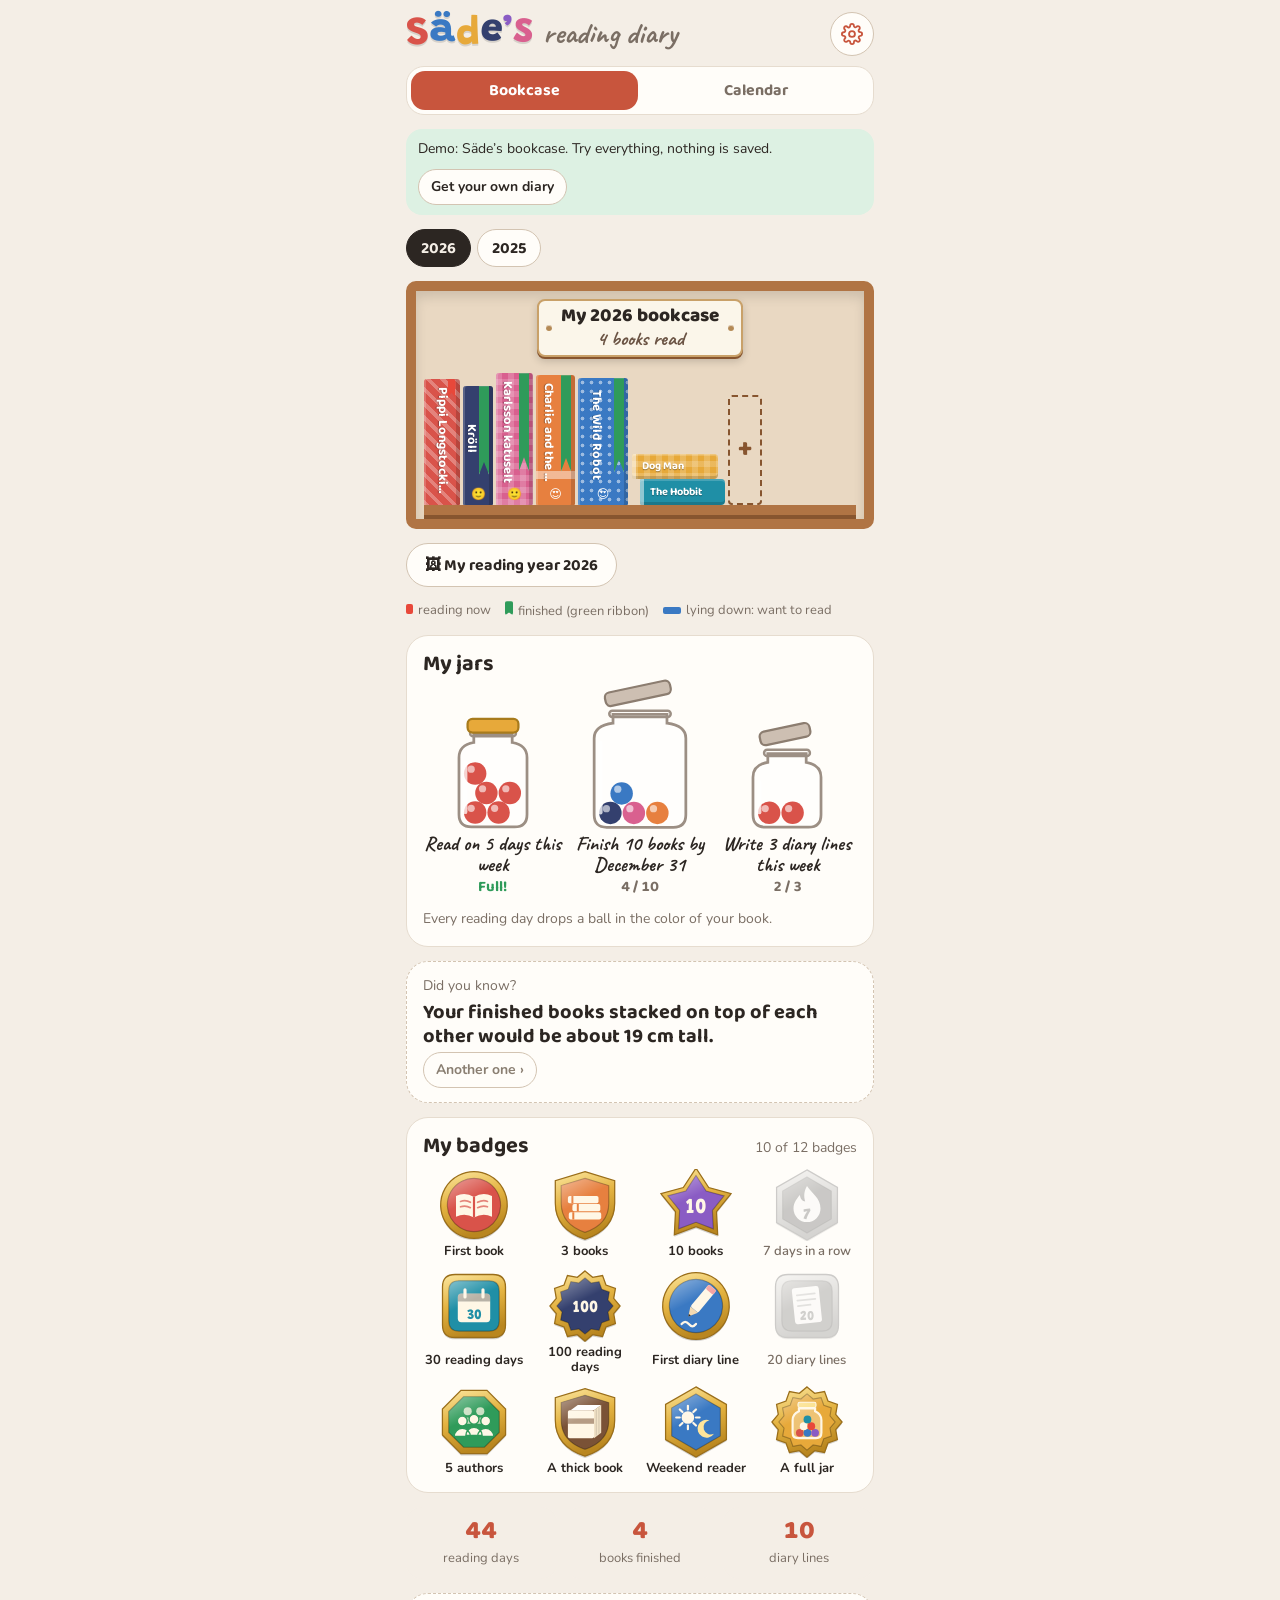
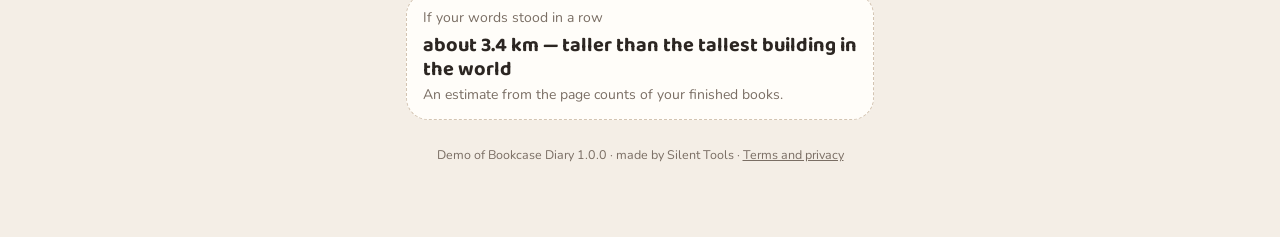
<file: bookcase-diary/demo/index.html>
<!doctype html>
<html lang="en">
<head>
<meta charset="utf-8">
<meta name="viewport" content="width=device-width,initial-scale=1,viewport-fit=cover">
<title>Bookcase Diary · Demo</title>
<meta name="description" content="A reading diary for kids, in English and Estonian. Put your books on your own bookcase, tick the days you read, write one line, fill jars and collect badges. No account, the diary stays on your device.">
<meta name="theme-color" content="#F4EEE6" media="(prefers-color-scheme: light)">
<meta name="theme-color" content="#1B1714" media="(prefers-color-scheme: dark)">
<link rel="icon" type="image/png" sizes="192x192" href="../icon-192.png">
<link rel="apple-touch-icon" href="../icon-180.png">
<style>
html{font-size:17px;font:-apple-system-body;font-family:inherit}
:root{padding-top:env(safe-area-inset-top,0px);padding-bottom:env(safe-area-inset-bottom,0px)}
body{margin:0;-webkit-text-size-adjust:100%}
[hidden]{display:none!important}
.lock{margin-top:24px}
.foot a{color:inherit}
body::before{content:"";position:fixed;top:0;left:0;right:0;height:env(safe-area-inset-top,0px);background:var(--bg);z-index:30;pointer-events:none}

</style>
<link rel="stylesheet" href="../../fonts.css">
<style>
/* Layout: home is the child's bookcase (one per year). Tapping a spine opens a cream two-page book with a handwritten line for today. */
:root{
  --bg:#F4EEE6; --surface:#FFFDF9; --ink:#2C2622; --muted:#7A6E64; --line:#E6DCCF; --line-strong:#D3C4B2;
  --accent:#C8553D; --accent-ink:#FFFFFF; --ok:#2F9B5A; --ok-soft:#DDF1E3;
  --wood:#B07444; --wood-d:#87552F; --case:#E9D8C2; --paper:#FBF6EA; --pen:#2E3A6B; --pen-soft:#7A84A8; --rule:#D7DDEA;
  --f-display:"Baloo 2","Arial Rounded MT Bold",system-ui,sans-serif;
  --f-body:"Nunito",system-ui,-apple-system,"Segoe UI",sans-serif;
  --f-hand:"Caveat","Bradley Hand","Segoe Print",cursive;
  --f-name:"Grandstander","Baloo 2",system-ui,sans-serif;
}
@media (prefers-color-scheme: dark){:root:not([data-theme="light"]){
  --bg:#1B1714; --surface:#26201B; --ink:#F3ECE4; --muted:#B5A79A; --line:#3A312A; --line-strong:#52463C;
  --accent:#EE8A6E; --accent-ink:#2A1610; --ok:#5FCB8A; --ok-soft:#1E3A29;
  --wood:#8E5D37; --wood-d:#6A4426; --case:#3A2F27; color-scheme:dark;}}
:root[data-theme="dark"]{
  --bg:#1B1714; --surface:#26201B; --ink:#F3ECE4; --muted:#B5A79A; --line:#3A312A; --line-strong:#52463C;
  --accent:#EE8A6E; --accent-ink:#2A1610; --ok:#5FCB8A; --ok-soft:#1E3A29;
  --wood:#8E5D37; --wood-d:#6A4426; --case:#3A2F27; color-scheme:dark;}
*{box-sizing:border-box}
html,body{background:var(--bg)}
body{color:var(--ink);font-family:var(--f-body);font-size:0.9412rem;line-height:1.45;min-height:100vh}
button,input,textarea{font:inherit;color:inherit}
button:focus-visible,input:focus-visible,textarea:focus-visible{outline:3px solid var(--accent);outline-offset:2px}
.app{max-width:500px;margin:0 auto;padding-left:max(16px,env(safe-area-inset-left,0px));padding-right:max(16px,env(safe-area-inset-right,0px));padding-block:12px 60px;display:grid;gap:14px}
header{display:flex;align-items:center;gap:10px;flex-wrap:wrap}
.brand{flex:1;min-width:0}
.brand h1{margin:0;display:flex;flex-wrap:wrap;align-items:baseline;column-gap:10px;line-height:1;min-width:0}
.nm{font-family:var(--f-name);font-weight:800;font-size:2.3529rem;letter-spacing:.01em;overflow-wrap:anywhere;min-width:0}
.nm i{font-style:normal;display:inline-block;text-shadow:0 2px 0 rgba(0,0,0,.12)}
.nm i:nth-child(odd){transform:rotate(-4deg) translateY(1px)}.nm i:nth-child(even){transform:rotate(3deg) translateY(-2px)}
.kind{font-family:var(--f-hand);font-weight:700;font-size:1.7647rem;color:var(--muted);white-space:nowrap}
.gear{width:44px;height:44px;border-radius:50%;border:1.5px solid var(--line-strong);background:var(--surface);display:grid;place-items:center;cursor:pointer;color:var(--accent);padding:0}
.gear svg{width:22px;height:22px}
nav{flex:1 0 100%;display:grid;grid-template-columns:repeat(2,minmax(0,1fr));gap:4px;background:var(--surface);border:1.5px solid var(--line);border-radius:18px;padding:4px}
nav button{border:0;background:transparent;border-radius:14px;padding:8px 0;font-family:var(--f-display);font-weight:700;font-size:0.9412rem;color:var(--muted);cursor:pointer}
nav button[aria-current="page"]{background:var(--accent);color:var(--accent-ink)}
main{display:grid;gap:14px;min-width:0}
.card{background:var(--surface);border:1.5px solid var(--line);border-radius:22px;padding:16px;display:grid;gap:10px;min-width:0}
h2{font-family:var(--f-display);font-weight:700;font-size:1.2941rem;margin:0;line-height:1.15}
.hint{margin:0;font-size:0.8235rem;color:var(--muted)}
.row{display:flex;gap:8px;flex-wrap:wrap;align-items:center}
.btn{border:1.5px solid var(--line-strong);background:var(--surface);border-radius:999px;padding:9px 18px;cursor:pointer;min-height:44px;font-family:var(--f-display);font-weight:700;font-size:0.9412rem}
.btn.primary{background:var(--accent);border-color:var(--accent);color:var(--accent-ink)}
.btn.ok{background:var(--ok);border-color:var(--ok);color:#fff}
.btn.small{min-height:36px;padding:5px 12px;font-size:0.8235rem}
.msg{margin:0;color:#C2364B;font-weight:700;font-size:0.8824rem}
.ex{display:flex;gap:10px;align-items:center;justify-content:space-between;flex-wrap:wrap;background:var(--ok-soft);border-radius:16px;padding:10px 12px;font-size:0.8235rem}

/* today strip */
.todaybar{display:grid;grid-template-columns:auto minmax(0,1fr);gap:12px;align-items:center}
.tick{width:52px;height:52px;border-radius:50%;display:grid;place-items:center;border:3px dashed var(--line-strong);color:var(--muted)}
.tick.on{border:3px solid var(--ok);background:var(--ok);color:#fff}
.tick svg{width:30px;height:30px}
.todaybar b{font-family:var(--f-display);font-size:1.0588rem;display:block;line-height:1.2}
.week{display:flex;gap:6px;margin-top:4px}
.wd{width:24px;display:grid;justify-items:center;gap:2px;font-size:0.6471rem;color:var(--muted)}
.dot{width:18px;height:18px;border-radius:50%;border:2px solid var(--line-strong)}
.dot.on{background:var(--ok);border-color:var(--ok)}
.dot.now{outline:2px solid var(--accent);outline-offset:1px}

/* goals */
.jars{display:grid;grid-template-columns:repeat(auto-fill,minmax(130px,1fr));gap:14px 8px;align-items:end}
.jar{display:grid;justify-items:center;text-align:center;gap:2px;min-width:0}
.jar svg{max-width:100%;height:auto}
.jl{font-family:var(--f-hand);font-weight:700;font-size:1.1765rem;line-height:1.05;color:var(--ink);overflow-wrap:anywhere}
.jn{font-family:var(--f-display);font-weight:700;font-size:0.8824rem;color:var(--muted);font-variant-numeric:tabular-nums}
.jar.done .jn{color:var(--ok)}
.fall{animation:fall .7s cubic-bezier(.3,1.5,.5,1)}@keyframes fall{from{transform:translateY(-150px)}to{transform:none}}
.fall.d{animation-delay:.35s;animation-duration:.85s;animation-fill-mode:backwards}
#pop .jpop{position:fixed;inset:0;z-index:65;display:grid;place-items:center;background:rgba(30,22,16,.4);padding:16px;cursor:pointer}
.jcard{background:#FBF6EA;color:#2C2622;border-radius:26px;padding:20px 28px 18px;display:grid;justify-items:center;gap:4px;box-shadow:0 20px 50px rgba(0,0,0,.35);animation:popin .35s cubic-bezier(.2,1.5,.4,1);max-width:300px;text-align:center}
.jcard .jl{color:#2C2622;font-size:1.5882rem}.jcard .jn{color:#7A6E64;font-size:1.0rem}.jcard .hint{color:#7A6E64;font-family:var(--f-display);font-weight:700;letter-spacing:.08em;text-transform:uppercase;font-size:0.7647rem}
.bpop svg{width:150px;height:150px;animation:spinin .9s cubic-bezier(.2,1.4,.4,1)}
@keyframes popin{from{transform:scale(.6);opacity:0}}@keyframes spinin{from{transform:perspective(400px) rotateY(200deg) scale(.3)}}
.bhead{display:flex;justify-content:space-between;align-items:baseline;gap:8px;flex-wrap:wrap}
.badges{display:grid;grid-template-columns:repeat(auto-fill,minmax(84px,1fr));gap:10px}
.bdg{display:grid;justify-items:center;gap:3px;text-align:center;font-size:0.7647rem;line-height:1.2;font-weight:700}
.bdg svg{width:72px;height:72px}
.bdg.off{color:var(--muted);font-weight:600}.bdg.off svg{filter:grayscale(1);opacity:.35}
.bdg.new svg{animation:pinpop .7s cubic-bezier(.2,1.6,.4,1)}@keyframes pinpop{from{transform:scale(.2) rotate(-30deg)}to{transform:none}}
.toast{position:fixed;left:50%;bottom:calc(24px + env(safe-area-inset-bottom,0px));transform:translateX(-50%);background:var(--ink);color:var(--bg);font-family:var(--f-display);font-weight:700;padding:10px 18px;border-radius:999px;z-index:70;max-width:calc(100% - 32px);text-align:center}
.goal{display:grid;gap:4px}
.goal .gt{display:flex;justify-content:space-between;gap:8px;font-size:0.8824rem}
.goal .gt b{font-family:var(--f-display);font-weight:700}
.goal .gt span{font-variant-numeric:tabular-nums;color:var(--muted);white-space:nowrap}
.gbar{height:12px;border-radius:999px;background:var(--line);overflow:hidden}
.gbar i{display:block;height:100%;background:var(--ok);border-radius:999px;transition:width .4s}
.goal.done .gt span{color:var(--ok);font-weight:700}

/* bookcase */
.years{display:flex;gap:6px;flex-wrap:wrap}
.chip{border:1.5px solid var(--line-strong);background:var(--surface);border-radius:999px;padding:6px 14px;cursor:pointer;min-height:38px;font-family:var(--f-display);font-weight:700}
.chip[aria-pressed="true"]{background:var(--ink);border-color:var(--ink);color:var(--bg)}
.case{background:var(--case);border:10px solid var(--wood);border-radius:10px;padding:10px 8px 0;box-shadow:inset 0 6px 12px rgba(0,0,0,.12)}
.case-top{display:flex;justify-content:center;margin:-2px 0 12px}
.plate{position:relative;background:#FBF6EA;color:#2C2622;border:2px solid #C9A169;border-radius:8px;padding:5px 22px 6px;text-align:center;box-shadow:0 2px 0 #87552F,0 4px 8px rgba(0,0,0,.18);max-width:100%}
.plate::before,.plate::after{content:"";position:absolute;top:50%;width:6px;height:6px;margin-top:-3px;border-radius:50%;background:#B48A55;box-shadow:inset 0 1px 0 rgba(255,255,255,.6)}
.plate::before{left:7px}.plate::after{right:7px}
.plate b{display:block;font-family:var(--f-display);font-weight:800;font-size:1.1176rem;line-height:1.15}
.plate span{display:block;font-family:var(--f-hand);font-weight:700;font-size:1.1765rem;line-height:1.05;color:#6B5444}
.shelves{display:flex;flex-wrap:wrap;column-gap:3px;row-gap:14px;align-items:flex-end;padding-bottom:14px;
  background:repeating-linear-gradient(to bottom,transparent 0 136px,var(--wood) 136px 146px,var(--wood-d) 146px 150px);background-position:0 0}
.slot{height:136px;display:flex;align-items:flex-end}
.spine{position:relative;width:var(--w);height:var(--h);border:0;border-radius:3px 3px 1px 1px;cursor:pointer;padding:8px 0;
  background:var(--pat,none),var(--c);color:#fff;writing-mode:vertical-rl;text-orientation:mixed;
  font-family:var(--f-display);font-weight:700;font-size:0.7647rem;line-height:1;white-space:nowrap;overflow:hidden;text-overflow:ellipsis;
  box-shadow:inset -4px 0 0 rgba(0,0,0,.16),inset 2px 0 0 rgba(255,255,255,.18);text-shadow:0 1px 1px rgba(0,0,0,.35);transition:transform .15s}
.spine:hover{transform:translateY(-4px)}
.spine.done::before{content:"";position:absolute;right:4px;top:0;width:10px;height:74%;background:#2F9B5A;box-shadow:0 0 0 1.5px rgba(255,255,255,.7);clip-path:polygon(0 0,100% 0,100% 100%,50% 86%,0 100%)}
.spine.reading::after{content:"";position:absolute;right:5px;top:0;width:7px;height:18px;background:#E8483A;clip-path:polygon(0 0,100% 0,100% 100%,50% 75%,0 100%)}
.stack{display:flex;flex-direction:column;align-items:center;justify-content:flex-end;padding:0 4px}
.lying{position:relative;display:block;width:var(--lw);height:var(--lh);border:0;border-radius:2px 4px 4px 2px;cursor:pointer;padding:0 8px 0 10px;background:var(--pat,none),var(--c);color:#fff;
  font-family:var(--f-display);font-weight:700;font-size:0.6471rem;line-height:var(--lh);white-space:nowrap;overflow:hidden;text-overflow:ellipsis;text-align:left;
  box-shadow:inset 0 -3px 0 rgba(0,0,0,.16),inset 0 2px 0 rgba(255,255,255,.18);text-shadow:0 1px 1px rgba(0,0,0,.35);transition:transform .15s}
.lying:nth-child(odd){transform:translateX(-3px)}.lying:nth-child(even){transform:translateX(4px)}
.lying::before{content:"";position:absolute;left:0;top:0;bottom:0;width:4px;background:rgba(255,255,255,.5)}
.lying:hover{filter:brightness(1.08)}
.spine.done{padding-right:14px}.spine.hasface{padding-bottom:22px}
.spine .face{position:absolute;left:50%;bottom:4px;transform:translateX(-50%);writing-mode:horizontal-tb;font-size:0.7059rem;text-shadow:none}
.spine.new{animation:drop .6s cubic-bezier(.2,1.5,.4,1)}
@keyframes drop{from{transform:translateY(-60px);opacity:0}to{transform:none;opacity:1}}
.addspine{width:34px;height:110px;border:2px dashed var(--wood-d);border-radius:4px;background:transparent;color:var(--wood-d);font-family:var(--f-display);font-weight:800;font-size:1.5294rem;cursor:pointer;display:grid;place-items:center}
.yearb{justify-self:start}
.legend{display:flex;gap:14px;flex-wrap:wrap;font-size:0.7647rem;color:var(--muted)}
.legend i{display:inline-block;width:14px;height:10px;vertical-align:0;margin-right:5px;border-radius:2px}
.fact{background:var(--surface);border:1.5px dashed var(--line-strong);border-radius:22px;padding:14px 16px;display:grid;gap:4px}
.fact b{font-family:var(--f-display);font-size:1.1765rem;line-height:1.2}
.nums{display:grid;grid-template-columns:repeat(3,minmax(0,1fr));gap:8px}
.nb{background:var(--bg);border-radius:16px;padding:10px 6px;text-align:center}
.nb b{display:block;font-family:var(--f-display);font-weight:800;font-size:1.5294rem;color:var(--accent);line-height:1.1;font-variant-numeric:tabular-nums}
.nb span{font-size:0.7647rem;color:var(--muted)}

/* open book overlay */
.overlay{position:fixed;inset:0;z-index:40;background:rgba(30,22,16,.55);overflow:auto;padding:max(16px,env(safe-area-inset-top,0px)) max(12px,env(safe-area-inset-right,0px)) calc(24px + env(safe-area-inset-bottom,0px)) max(12px,env(safe-area-inset-left,0px));display:grid;justify-items:center;align-content:start}
.sheet{width:100%;max-width:520px;display:grid;gap:12px}
.sheet .close{justify-self:end;border:0;background:rgba(255,255,255,.9);color:#2C2622;border-radius:999px;padding:6px 14px;font-family:var(--f-display);font-weight:700;cursor:pointer;min-height:40px}
.open{display:grid;grid-template-columns:minmax(0,1fr) minmax(0,1fr);background:var(--paper);border-radius:6px 6px 10px 10px;position:relative;box-shadow:0 18px 40px rgba(0,0,0,.35),0 0 0 6px var(--c,#C8553D);color:var(--pen);animation:openb .45s ease-out}
@keyframes openb{from{transform:perspective(900px) rotateX(18deg) scale(.92);opacity:0}to{transform:none;opacity:1}}
.open::after{content:"";position:absolute;top:0;bottom:0;left:50%;width:34px;transform:translateX(-50%);background:linear-gradient(90deg,transparent,rgba(120,90,50,.18) 45%,rgba(120,90,50,.28) 50%,rgba(120,90,50,.18) 55%,transparent);pointer-events:none}
.pg{padding:16px 14px 18px;min-height:340px;display:flex;flex-direction:column;gap:6px;min-width:0}
.pg.l{padding-right:20px}.pg.r{padding-left:20px}
.hand{font-family:var(--f-hand);font-weight:600;color:var(--pen);line-height:1.15;overflow-wrap:anywhere}
.date{font-size:1.1765rem;color:var(--pen-soft)}
.btitle{font-size:1.7647rem;font-weight:700}
.bauthor{font-size:1.2353rem;color:var(--pen-soft)}
.small{font-family:var(--f-body);font-size:0.7059rem;color:#8A7F72}
.checks{margin-top:auto;display:grid;gap:6px}
.check{display:flex;align-items:center;gap:8px;border:0;background:transparent;cursor:pointer;padding:4px 0;text-align:left}
.check .bx{flex:none;width:40px;height:40px;border:2.5px solid var(--pen);border-radius:6px 4px 7px 5px;transform:rotate(-3deg);display:grid;place-items:center}
.check .bx svg{width:34px;height:34px;opacity:0;transform:scale(.4);transition:all .25s cubic-bezier(.2,1.6,.4,1)}
.check.on .bx svg{opacity:1;transform:none}
.check.fin .bx{border-color:#2F9B5A;border-width:3px}.check.fin.on span:last-child{color:#2F9B5A}
.check span{font-family:var(--f-hand);font-weight:700;font-size:1.4706rem;color:var(--pen);line-height:1.05}
.prompt{font-size:1.2941rem;color:var(--pen-soft)}
.note{flex:1;width:100%;min-height:200px;border:0;resize:none;background:transparent;font-family:var(--f-hand);font-weight:600;font-size:1.4706rem;line-height:32px;color:var(--pen);padding:0;
  background-image:repeating-linear-gradient(to bottom,transparent 0 31px,var(--rule) 31px 32px);background-attachment:local}
.note::placeholder{color:#B9BFD3}
.note:focus{outline:none}
.saved{font-family:var(--f-body);font-size:0.7059rem;color:#8A7F72;min-height:16px}
.past{background:var(--paper);border-radius:12px;padding:12px 14px;display:grid;gap:6px;color:var(--pen)}
.past h3{margin:0;font-family:var(--f-display);font-size:0.9412rem;color:#5F574F}
.past p{margin:0}
.ph{display:flex;justify-content:space-between;align-items:baseline;gap:8px;flex-wrap:wrap}
.pi{display:grid;grid-template-columns:minmax(0,1fr) auto;gap:6px;align-items:start}
.star{border:0;background:transparent;cursor:pointer;color:#C98F12;min-width:44px;min-height:44px;padding:0 4px;font-family:var(--f-body);font-size:0.7647rem}
.star b{font-size:1.6471rem;line-height:1;vertical-align:-3px}
.star[aria-pressed="true"] b{color:#E7A93A;text-shadow:0 1px 0 #A87B1C}
.srow{display:flex;justify-content:space-between;align-items:center;gap:6px;flex-wrap:wrap}.tstar{min-width:0;color:#8A7F72;text-align:left}
.memobox{background:var(--bg);border-radius:14px;padding:10px;display:grid;place-items:center;min-height:200px}
.memobox img{width:100%;height:auto;border-radius:6px;box-shadow:0 6px 18px rgba(0,0,0,.18)}
a.btn{text-decoration:none;display:inline-flex;align-items:center;color:inherit}
@media print{body *{visibility:hidden!important}#memoimg{visibility:visible!important;position:fixed;left:0;top:0;width:100%;height:auto;box-shadow:none}}
.past .pd{font-family:var(--f-body);font-size:0.7059rem;color:#8A7F72}
.past .pl{font-family:var(--f-hand);font-weight:600;font-size:1.2941rem;line-height:1.1;overflow-wrap:anywhere}
.acts{display:flex;gap:8px;flex-wrap:wrap}
.acts .btn{background:#FFFDF9;color:#2C2622;border-color:transparent}
.acts .btn.ok{background:var(--ok);color:#fff}

/* finished-book page */
.paperbox{background:var(--paper);border-radius:10px;padding:10px;box-shadow:0 18px 40px rgba(0,0,0,.35);color:var(--pen);animation:openb .45s ease-out}
.frame{border:2.5px solid var(--pen);border-radius:7px 11px 8px 10px;box-shadow:inset 0 0 0 4px var(--paper),inset 0 0 0 5.5px var(--pen-soft);padding:20px 16px 18px;display:grid;gap:12px}
.pbh{font-size:2.4706rem;font-weight:700;text-align:center;line-height:1;transform:rotate(-2deg)}
.pq{font-size:1.4118rem}
.paperbox .faceb{background:transparent;border-color:#C9C2B4}
.paperbox .btn{background:#FFFDF9;color:#2C2622}.paperbox .btn.ok{background:#2F9B5A;color:#fff;border-color:#2F9B5A}
.rib::before{animation:rib .9s .2s cubic-bezier(.3,1.3,.5,1) backwards}@keyframes rib{from{height:0}}
/* forms in sheet */
.panel{background:var(--surface);border-radius:22px;padding:16px;display:grid;gap:10px}
.panel label,.lbl{font-family:var(--f-display);font-weight:700;font-size:0.8824rem}
input[type=text],input[type=number],input[type=date]{width:100%;border:1.5px solid var(--line-strong);border-radius:14px;padding:10px 12px;font-size:0.9412rem;background:var(--bg);min-width:0}
.sws{display:flex;flex-wrap:wrap;gap:8px}
.swb{width:40px;height:40px;border-radius:50%;border:3px solid transparent;cursor:pointer;padding:0}
.swb[aria-pressed="true"]{border-color:var(--ink);box-shadow:0 0 0 2px var(--surface) inset}
.patb{width:38px;height:56px;border-radius:4px;border:2px solid transparent;cursor:pointer;padding:0}
.patb[aria-pressed="true"]{border-color:var(--ink);box-shadow:0 0 0 2px var(--surface) inset}
.faceb{font-size:1.7647rem;border:2px solid var(--line-strong);background:var(--surface);border-radius:14px;padding:4px 10px;cursor:pointer;min-height:52px}
.faceb[aria-pressed="true"]{border-color:var(--ok);box-shadow:0 0 0 2px var(--ok)}
.seg{display:grid;grid-template-columns:repeat(2,minmax(0,1fr));gap:6px}
.seg button{border:1.5px solid var(--line-strong);background:var(--surface);border-radius:14px;padding:10px 6px;cursor:pointer}
.seg button[aria-pressed="true"]{border-color:var(--accent);box-shadow:0 0 0 2px var(--accent);font-weight:700}
.prevspine{display:flex;gap:14px;align-items:center}

/* calendar */
.mhead{display:flex;align-items:center;justify-content:space-between;gap:8px}
.mhead h2{text-transform:capitalize}
.nav2{width:44px;height:44px;border-radius:50%;border:1.5px solid var(--line-strong);background:var(--surface);cursor:pointer;font-size:1.2941rem;line-height:1}
.nav2:disabled{opacity:.35;cursor:default}
.grid{display:grid;grid-template-columns:repeat(7,minmax(0,1fr));gap:6px}
.gh{text-align:center;font-size:0.7059rem;color:var(--muted);font-weight:700}
.day{aspect-ratio:1;max-width:100%;border-radius:12px;border:1.5px solid var(--line);background:var(--bg);cursor:pointer;display:grid;place-items:center;font-family:var(--f-display);font-weight:700;font-size:0.9412rem;padding:0;position:relative}
.day.on{background:var(--ok);border-color:var(--ok);color:#fff}
.day.hasnote::after{content:"";position:absolute;right:5px;top:5px;width:7px;height:7px;border-radius:50%;background:#fff}
.day.now{outline:2px solid var(--accent);outline-offset:1px}
.day:disabled{opacity:.35;cursor:default}
.day.blank{visibility:hidden}

/* goals editor */
.gedit{display:grid;gap:10px}
.gi{display:grid;grid-template-columns:auto minmax(0,1fr);gap:10px;align-items:start;border-top:1px solid var(--line);padding-top:10px}
.gi input[type=checkbox]{width:24px;height:24px;margin-top:2px;accent-color:var(--ok)}
.gi .gf{display:flex;gap:8px;flex-wrap:wrap;align-items:center}
.gi .gf input[type=number]{width:84px}
.gi .gf input[type=date]{width:auto}
.hold{position:relative;overflow:hidden}
.hold i{position:absolute;left:0;bottom:0;height:4px;background:var(--accent);width:0}
.hold.going i{width:100%;transition:width 2s linear}
.confetti{position:fixed;inset:0;pointer-events:none;overflow:hidden;z-index:60}
.confetti i{position:absolute;top:40%;left:50%;width:9px;height:13px;border-radius:3px;animation:burst 1.1s ease-out forwards}
@keyframes burst{to{transform:translate(var(--x),var(--y)) rotate(400deg);opacity:0}}
@media (prefers-reduced-motion:reduce){.fall,.bdg.new svg,.jcard,.bpop svg,.rib::before{animation:none}.confetti{display:none}.open,.spine.new{animation:none}.spine{transition:none}}
.danger{margin-top:28px;border-color:#E9B8B8}.dangerbtn{border-color:#C2364B;color:#C2364B}.dangerbtn:disabled{opacity:.4;cursor:default}
.daylist{display:grid;gap:8px}.dayb{display:flex;align-items:center;gap:10px;border:1.5px solid var(--line-strong);background:var(--bg);border-radius:14px;padding:8px 12px;cursor:pointer;text-align:left;min-height:52px}
.dayb[aria-pressed="true"]{border-color:var(--ok);box-shadow:0 0 0 2px var(--ok)}.dayb:disabled{cursor:default}.dayb i{flex:none;width:12px;height:34px;border-radius:2px}.dayb b{font-family:var(--f-display);display:block;line-height:1.2}.dayb small{color:var(--muted)}.dayb .ck{margin-left:auto;color:var(--ok);font-size:1.2941rem;font-weight:800}
.notice{background:var(--surface);border:1.5px solid #E7A93A;border-radius:18px;padding:12px 14px;display:grid;gap:6px;font-size:0.8529rem}.notice p{margin:0}.notice ol{margin:4px 0 0;padding-left:20px}.notice b{font-family:var(--f-display)}
details summary{cursor:pointer;font-weight:700;font-size:0.8529rem}details ol{padding-left:20px;font-size:0.8529rem}
.vh{position:absolute;width:1px;height:1px;opacity:0;pointer-events:none}
.welcome{border-color:var(--accent)}
.foot{font-size:0.7353rem;color:var(--muted);text-align:center}
@media (max-width:360px){.pg{padding-left:10px;padding-right:12px}.pg.r{padding-left:14px}.btitle{font-size:1.5294rem}.note{font-size:1.2941rem}.check span{font-size:1.2941rem}}
</style>

</head>
<body>
<div class="app">
  <header>
    <div class="brand"><h1 id="who"></h1></div>
    <button class="gear" id="gear" data-act="settings" aria-label="Settings"><svg viewBox="0 0 24 24" fill="none" stroke="currentColor" stroke-width="2" stroke-linecap="round" stroke-linejoin="round" aria-hidden="true"><circle cx="12" cy="12" r="3.2"/><path d="M19.4 15a1.7 1.7 0 0 0 .3 1.8l.1.1a2 2 0 1 1-2.8 2.8l-.1-.1a1.7 1.7 0 0 0-1.8-.3 1.7 1.7 0 0 0-1 1.5V21a2 2 0 1 1-4 0v-.1a1.7 1.7 0 0 0-1.1-1.5 1.7 1.7 0 0 0-1.8.3l-.1.1a2 2 0 1 1-2.8-2.8l.1-.1a1.7 1.7 0 0 0 .3-1.8 1.7 1.7 0 0 0-1.5-1H3a2 2 0 1 1 0-4h.1a1.7 1.7 0 0 0 1.5-1.1 1.7 1.7 0 0 0-.3-1.8l-.1-.1a2 2 0 1 1 2.8-2.8l.1.1a1.7 1.7 0 0 0 1.8.3H9a1.7 1.7 0 0 0 1-1.5V3a2 2 0 1 1 4 0v.1a1.7 1.7 0 0 0 1 1.5 1.7 1.7 0 0 0 1.8-.3l.1-.1a2 2 0 1 1 2.8 2.8l-.1.1a1.7 1.7 0 0 0-.3 1.8V9a1.7 1.7 0 0 0 1.5 1H21a2 2 0 1 1 0 4h-.1a1.7 1.7 0 0 0-1.5 1z"/></svg></button>
    <nav id="tabs"></nav>
  </header>
  <main id="view"></main>
  <p class="foot" id="foot"></p>
</div>
<div id="sheet"></div>
<div id="fx"></div>
<div id="pop"></div>

<script>
(function(){
/* ---------- words ---------- */
const T={
 en:{app:'Bookcase Diary',safeT:'Keep the diary safe',safeHint:'The diary lives only on this device. A backup file brings it back if the phone is lost or replaced, and moves it to a new one.',
  lastBk:d=>`Last backup: <b>${d===null?'never':d===0?'today':d===1?'yesterday':d+' days ago'}</b>.`,bkCounts:(b,d)=>`${b} ${b===1?'book':'books'}, ${d} reading ${d===1?'day':'days'}.`,
  bkSave:'Save a backup file',bkOpen:'Open a backup file',bkDone:'Backup file is ready. Keep it somewhere safe, like iCloud Drive, Google Drive or your email.',bkNo:'Nothing was saved.',bkFail:'The file could not be saved. Try again.',
  bkBad:'This file isn’t a Bookcase Diary backup. Choose the .json backup file.',bkNewer:'This backup was made by a newer version of Bookcase Diary. Update the diary first.',bkRead:'The file could not be read. Try choosing it again.',
  bkPrev:(n,b,d,dt)=>`This backup${n?` of ${n}`:''} has <b>${b}</b> books and <b>${d}</b> reading days${dt?`, saved ${dt}`:''}.`,bkQ:(b,d)=>`Replace the whole diary? The ${b} books and ${d} reading days on this device are replaced by the backup.`,bkYes:'Replace diary',bkKeep:'Keep my diary',bkRestored:'Done. The diary now matches the backup file.',
  nudgeT:d=>d===null?'No backup yet':`Last backup was ${d} days ago`,nudgeP:'Grown-ups: a backup file is the only way to get the diary back if this phone is lost or replaced.',nudgeBtn:'Save a backup',
  a2hsT:'Add the diary to the Home Screen',a2hsP:ios=>`Phones can erase what a website stores${ios?', and Safari does it after 7 days without a visit':' when it isn’t visited for a while'}. An icon on the Home Screen keeps the bookcase safe.`,a2hsHow:'How to add it',a2hsOk:'Done',
  a2hsIOS:['Tap <b>⋯</b> at the bottom right, then <b>Share</b>. On older iPhones, tap the Share icon <b>⬆︎</b> at the bottom instead.','Scroll down and tap <b>Add to Home Screen</b>.','Tap <b>Add</b>.'],a2hsAnd:['Tap <b>⋮</b> at the top right.','Tap <b>Add to Home screen</b> or <b>Install app</b>.','Tap <b>Add</b> or <b>Install</b>.'],
  welT:'Welcome to your bookcase!',welP:'Write your name and put the book you’re reading now on the shelf.',welBtn:'Put my first book on the shelf',saveShare:'Save or share',picSaved:'Picture saved.',terms:'Terms and privacy',kind:'reading diary',mine:'My',poss:n=>/s$/i.test(n)?n+'’':n+'’s',shelf:'Bookcase',cal:'Calendar',
  todayDone:b=>b?`Read today: ${b}`:'Read today!',todayNot:'Tap the book you read today',streak:n=>n===1?'1 day in a row':`${n} days in a row`,noStreak:'Read today to start a streak',
  caseOf:y=>`My ${y} bookcase`,nBooks:n=>n===1?'1 book read':`${n} books read`,addBook:'Add a book',
  legRead:'reading now',legDone:'finished (green ribbon)',legWant:'lying down: want to read',pastYear:y=>`Everything you finished in ${y}.`,
  goals:'My jars',goalDone:'Full!',jarHint:'Every reading day drops a ball in the color of your book.',badges:'My badges',badgeNewT:'New badge!',thisWeek:'This week',finishBox:'I finished the book',finDone:'Finished!',badgeNew:n=>`New badge: ${n}!`,badgeHint:(a,b)=>`${a} of ${b} badges`,didYou:'Did you know?',more:'Another one',
  factT:'If your words stood in a row',factB:(m,c)=>`about ${m} — ${c}`,factHint:'An estimate from the page counts of your finished books.',factNone:'Add the number of pages to your books and see how far your words would reach.',
  stDays:'reading days',stBooks:'books finished',stLines:'diary lines',
  readToday:'I read today',readTodayOn:'I read today!',sinceD:(d,n)=>`Started ${d}${n?` · read on ${n} ${n===1?'day':'days'}`:''}`,wantLine:'On your “want to read” shelf.',
  doneLine:(a,b,n)=>a===b?`Finished ${b}`:`${a} – ${b} · ${n} days`,
  notePh:'Write here…',saved:'Saved',pastPages:'Earlier pages',memoBtn:'Memory page',yearT:y=>`My reading year ${y}`,yearHint:'Your bookcase, best ★ lines, numbers and badges on one page. Nice to print or send to grandma.',yearHead:(y,n)=>n?`reading year ${y}`:`My reading year ${y}`,yearEmpty:'Your finished books will stand here.',yearPages:'pages read',yearBadges:n=>n===1?'1 new badge':`${n} new badges`,memoT:'Memory page',memoHint:'Lines with a ★ go on the page.',memoNone:'No lines have a ★ yet. Star the lines in the book that should go on the page.',share:'Share',savePic:'Save picture',print:'Print',longPress:'On a phone you can also press and hold the picture and choose “Save image”.',toMemo:'on the memory page',starHint:'★ = goes on the memory page',memoHead:'finished',memoHeadNo:'Finished!',memoDays:n=>`read on ${n} ${n===1?'day':'days'}`,faceW:['Loved it!','Good','So-so','Boring'],memoFoot:'Bookcase Diary',back2:'‹ Back',pagesShort:'pages',making:'Making the page…',
  finishBtn:'I finished it!',startBtn:'Start reading',editBtn:'Edit',close:'Close',
  ribbonT:'You finished it!',faceQ:'How was it?',putRibbon:'Put it back on the shelf',cancel:'Cancel',
  newBook:'A new book on the shelf',title:'Title',author:'Author (if you like)',pages:'Pages (look at the last page, if you like)',
  status:'This book is…',stRead:'Reading now',stWant:'Want to read',color:'Spine color',pattern:'Pattern',putShelf:'Put it on the shelf',save:'Save',
  titleReq:'Write the title.',tooLong:n=>`Use up to ${n} letters.`,pagesBad:'Pages should be a number, like 120.',removeBook:'Take off the shelf',removeQ:'Take this book off the shelf? Its diary lines go too.',removeYes:'Yes, take it off',
  settings:'Settings',back:'‹ Back',name:'Reader’s name',lang:'Language',parents:'For grown-ups',goalsBtn:'Set reading goals',goalsHide:'Hide goals',goalsOff:'Turn all goals off',
  gTitle:'Reading goals',gHint:'The child sees only progress, never “behind”.',reset:'Delete the whole bookcase',resetT:'Delete everything',resetHint:'Removes every book from every year, all diary lines and badges on this device.',resetQ:(b,d,y)=>`This deletes ${b} books, ${d} reading days and ${y} ${y===1?'year':'years'} of bookcases.`,resetType:w=>`Type ${w} to confirm`,resetWord:'DELETE',yes:'Delete everything',no:'Keep',undoMsg:'The bookcase was deleted.',undoBtn:'Undo',undoX:'OK',
  example:'Demo: Säde’s bookcase. Try everything, nothing is saved.',clearEx:'Get your own diary',foot:'Demo of Bookcase Diary 1.0.0 · made by Silent Tools',
  readDays:'days read',monthBest:'best streak',monthBooks:'books finished',tapDay:'Tap a day to mark which book you read.',dayQ:d=>`What did you read on ${d}?`,dayOther:'Another book / I don’t remember',dayDone:'Done',dayNote:'has a diary line',
  wd:['S','M','T','W','T','F','S'],weekStart:0,locale:'en-US',
  prompts:{start:['Who is the main character?','Where does the story happen?','Why did you pick this book?','What do you think this book is about?','What does the cover tell you?','Which character do you like so far?','What is the first thing that happened?','Does the book remind you of another book?'],
   mid:['What was the funniest part today?','What do you think happens next?','Who was the best character today?','What surprised you?','If you were in the book, what would you do?','Which word or sentence did you like?','Would you want to be friends with someone in the book?','What would you change in today’s pages?','Was it exciting, funny or sad today?','Draw it in words: what did you see in your head?'],
   any:['What did you like most today?','Where would you like to be in this story?','What question would you ask the author?','Who would you give this book to?','What sound would today’s pages make?','Give today’s pages a title of your own.','What did a character learn today?','What made you keep reading?','Which part would make a good film scene?','One word for today’s reading:']},
  G:{week:['Read on {n} days this week','days'],month:['Finish {n} books this month','books'],challenge:['Finish {n} books by {d}','books'],streak:['Read {n} days in a row','days'],lines:['Write {n} diary lines this week','lines'],authors:['Read books by {n} different authors this year','authors'],pages:['Read {n} pages this year','pages']},
  B:{book1:'First book',book3:'3 books',book10:'10 books',days30:'30 reading days',days100:'100 reading days',run7:'7 days in a row',line1:'First diary line',line20:'20 diary lines',auth5:'5 authors',thick:'A thick book',weekend:'Weekend reader',jar:'A full jar'},
  F:{run:n=>`Your longest streak is ${n} days in a row.`,author:(a,n)=>`Your favorite author is ${a}: ${n} books.`,thick:(t,n)=>`Your thickest finished book is “${t}” with ${n} pages.`,fast:(t,n)=>`You read “${t}” in just ${n} ${n===1?'day':'days'}.`,wday:d=>`You read most often on ${d}.`,lines:(t,n)=>`You wrote the most about “${t}”: ${n} lines.`,stack:cm=>`Your finished books stacked on top of each other would be about ${cm} cm tall.`,month:(a,b)=>`This month you have read on ${a} days. Last month it was ${b}.`,avg:n=>`One book takes you about ${n} days on average.`,first:t=>`Your first finished book this year was “${t}”.`,daysY:n=>`This year you have read on ${n} days.`},
  days:['Sundays','Mondays','Tuesdays','Wednesdays','Thursdays','Fridays','Saturdays'],
  cmp:[[12,'longer than a city bus'],[28,'longer than a basketball court'],[105,'longer than a football pitch'],[314,'taller than the Tallinn TV Tower'],[330,'taller than the Eiffel Tower'],[828,'taller than the tallest building in the world'],[5000,'longer than 5 kilometres']]},
 et:{app:'Lugemispäevik',safeT:'Hoia päevik alles',safeHint:'Päevik on ainult selles seadmes. Varukoopia fail toob selle tagasi, kui telefon kaob või vahetub, ja viib päeviku uude seadmesse.',
  lastBk:d=>`Viimane varukoopia: <b>${d===null?'veel pole':d===0?'täna':d===1?'eile':d+' päeva tagasi'}</b>.`,bkCounts:(b,d)=>`${b} raamatut, ${d} lugemispäeva.`,
  bkSave:'Salvesta varukoopia',bkOpen:'Ava varukoopia fail',bkDone:'Varukoopia on valmis. Hoia seda kindlas kohas, näiteks iCloud Drive’is, Google Drive’is või e-postis.',bkNo:'Midagi ei salvestatud.',bkFail:'Faili ei õnnestunud salvestada. Proovi uuesti.',
  bkBad:'See fail ei ole Bookcase Diary varukoopia. Vali .json varukoopia fail.',bkNewer:'Selle varukoopia tegi päeviku uuem versioon. Uuenda enne päevikut.',bkRead:'Faili ei õnnestunud lugeda. Proovi see uuesti valida.',
  bkPrev:(n,b,d,dt)=>`Selles varukoopias${n?` (${n})`:''} on <b>${b}</b> raamatut ja <b>${d}</b> lugemispäeva${dt?`, salvestatud ${dt}`:''}.`,bkQ:(b,d)=>`Asendada kogu päevik? Selle seadme ${b} raamatut ja ${d} lugemispäeva asendatakse varukoopiaga.`,bkYes:'Asenda päevik',bkKeep:'Jäta minu päevik',bkRestored:'Valmis. Päevik on nüüd sama mis varukoopias.',
  nudgeT:d=>d===null?'Varukoopiat pole veel':`Viimane varukoopia oli ${d} päeva tagasi`,nudgeP:'Vanematele: varukoopia fail on ainus viis päevik tagasi saada, kui telefon kaob või vahetub.',nudgeBtn:'Salvesta varukoopia',
  a2hsT:'Lisa päevik avaekraanile',a2hsP:ios=>`Telefon võib veebilehe salvestatud andmed ära kustutada${ios?', Safari teeb seda 7 päeva pärast, kui lehte pole avatud':', kui lehte pole tükk aega avatud'}. Ikoon avaekraanil hoiab riiuli alles.`,a2hsHow:'Kuidas lisada',a2hsOk:'Tehtud',
  a2hsIOS:['Puuduta all paremal <b>⋯</b> ja siis <b>Jaga</b>. Vanemal iPhone’il puuduta all jagamise ikooni <b>⬆︎</b>.','Keri alla ja puuduta <b>Lisa avakuvale</b> (Add to Home Screen).','Puuduta <b>Lisa</b>.'],a2hsAnd:['Puuduta üleval paremal <b>⋮</b>.','Puuduta <b>Lisa avaekraanile</b> või <b>Installi rakendus</b>.','Puuduta <b>Lisa</b> või <b>Installi</b>.'],
  welT:'Tere tulemast oma riiuli juurde!',welP:'Kirjuta oma nimi ja pane riiulisse raamat, mida praegu loed.',welBtn:'Pane esimene raamat riiulisse',saveShare:'Salvesta või jaga',picSaved:'Pilt on salvestatud.',terms:'Tingimused ja privaatsus',kind:'lugemispäevik',mine:'Minu',poss:n=>n,shelf:'Riiul',cal:'Kalender',
  todayDone:b=>b?`Täna loetud: ${b}`:'Täna loetud!',todayNot:'Puuduta raamatut, mida täna lugesid',streak:n=>n===1?'1 päev järjest':`${n} päeva järjest`,noStreak:'Loe täna ja alusta seeriat',
  caseOf:y=>`${y}. aasta riiul`,nBooks:n=>n===1?'1 raamat loetud':`${n} raamatut loetud`,addBook:'Lisa raamat',
  legRead:'praegu loen',legDone:'läbi (roheline pael)',legWant:'pikali: tahan lugeda',pastYear:y=>`Kõik, mis sa ${y}. aastal läbi lugesid.`,
  goals:'Minu purgid',goalDone:'Täis!',jarHint:'Iga lugemispäev kukutab purki palli sinu raamatu värvi.',badges:'Minu märgid',badgeNewT:'Uus märk!',thisWeek:'Sel nädalal',finishBox:'Lugesin raamatu läbi',finDone:'Raamat on läbi!',badgeNew:n=>`Uus märk: ${n}!`,badgeHint:(a,b)=>`${a} märki ${b}-st`,didYou:'Kas teadsid?',more:'Veel üks',
  factT:'Kui sinu loetud sõnad ritta panna',factB:(m,c)=>`umbes ${m} — ${c}`,factHint:'Hinnang läbiloetud raamatute lehekülgede järgi.',factNone:'Lisa raamatutele lehekülgede arv ja vaata, kui kaugele su sõnad ulatuksid.',
  stDays:'lugemispäeva',stBooks:'raamatut läbi',stLines:'päeviku rida',
  readToday:'Lugesin täna',readTodayOn:'Lugesin täna!',sinceD:(d,n)=>`Alustasin ${d}${n?` · loetud ${n} ${n===1?'päeval':'päeval'}`:''}`,wantLine:'Riiulis ootel: tahan lugeda.',
  doneLine:(a,b,n)=>a===b?`Läbi ${b}`:`${a} – ${b} · ${n} päeva`,
  notePh:'Kirjuta siia…',saved:'Salvestatud',pastPages:'Varasemad leheküljed',memoBtn:'Mälestusleht',yearT:y=>`Minu lugemisaasta ${y}`,yearHint:'Sinu riiul, parimad ★ read, numbrid ja märgid ühel lehel. Hea välja printida või vanaemale saata.',yearHead:(y,n)=>n?`lugemisaasta ${y}`:`Minu lugemisaasta ${y}`,yearEmpty:'Siia tulevad sinu läbiloetud raamatud.',yearPages:'lehekülge',yearBadges:n=>n===1?'1 uus märk':`${n} uut märki`,memoT:'Mälestusleht',memoHint:'Lehele lähevad ★ tähega read.',memoNone:'Ühtegi rida pole veel ★ tähega märgitud. Märgi raamatus read, mis lehele lähevad.',share:'Jaga',savePic:'Salvesta pilt',print:'Prindi',longPress:'Telefonis saad ka pildil sõrme all hoida ja valida „Salvesta pilt“.',toMemo:'mälestuslehele',starHint:'★ = läheb mälestuslehele',memoHead:'luges läbi',memoHeadNo:'Loetud!',memoDays:n=>`loetud ${n} päeval`,faceW:['Super!','Hea','Nii ja naa','Igav'],memoFoot:'Lugemispäevik',back2:'‹ Tagasi',pagesShort:'lk',making:'Teen lehte…',
  finishBtn:'Lugesin läbi!',startBtn:'Hakkan lugema',editBtn:'Muuda',close:'Sulge',
  ribbonT:'Raamat on läbi!',faceQ:'Kuidas meeldis?',putRibbon:'Pane tagasi riiulisse',cancel:'Tühista',
  newBook:'Uus raamat riiulisse',title:'Pealkiri',author:'Autor (kui tahad)',pages:'Lehekülgi (vaata viimaselt lehelt, kui tahad)',
  status:'See raamat on…',stRead:'Loen praegu',stWant:'Tahan lugeda',color:'Selja värv',pattern:'Muster',putShelf:'Pane riiulisse',save:'Salvesta',
  titleReq:'Kirjuta pealkiri.',tooLong:n=>`Kuni ${n} tähte.`,pagesBad:'Lehekülgede arv peaks olema number, näiteks 120.',removeBook:'Võta riiulist ära',removeQ:'Võtta see raamat riiulist ära? Ka päeviku read kaovad.',removeYes:'Jah, võta ära',
  settings:'Seaded',back:'‹ Tagasi',name:'Lugeja nimi',lang:'Keel',parents:'Vanematele',goalsBtn:'Sea lugemise eesmärgid',goalsHide:'Peida eesmärgid',goalsOff:'Lülita kõik eesmärgid välja',
  gTitle:'Lugemise eesmärgid',gHint:'Laps näeb ainult edenemist, mitte „jääd maha“.',reset:'Kustuta kogu riiul',resetT:'Kustuta kõik',resetHint:'Kustutab selles seadmes kõik raamatud kõigist aastatest, kõik päeviku read ja märgid.',resetQ:(b,d,y)=>`Kustub ${b} raamatut, ${d} lugemispäeva ja ${y} ${y===1?'aasta':'aasta'} riiulid.`,resetType:w=>`Kinnitamiseks kirjuta ${w}`,resetWord:'KUSTUTA',yes:'Kustuta kõik',no:'Jäta alles',undoMsg:'Riiul on kustutatud.',undoBtn:'Võta tagasi',undoX:'Selge',
  example:'Demo: Säde riiul. Proovi kõike, midagi ei salvestata.',clearEx:'Telli oma päevik',foot:'Bookcase Diary 1.0.0 demo · Silent Tools',
  readDays:'lugemispäeva',monthBest:'pikim seeria',monthBooks:'raamatut läbi',tapDay:'Puuduta päeva, et märkida, mis raamatut lugesid.',dayQ:d=>`Mida sa lugesid ${d}?`,dayOther:'Muu raamat / ei mäleta',dayDone:'Valmis',dayNote:'päeviku rida kirjas',
  wd:['P','E','T','K','N','R','L'],weekStart:1,locale:'et-EE',
  prompts:{start:['Kes on peategelane?','Kus see lugu toimub?','Miks sa selle raamatu valisid?','Millest see raamat sinu arvates räägib?','Mida kaanepilt sulle ütleb?','Milline tegelane on seni kõige toredam?','Mis kõigepealt juhtus?','Kas see raamat meenutab mõnda teist raamatut?'],
   mid:['Mis oli täna kõige naljakam koht?','Mis sinu arvates edasi juhtub?','Kes oli täna kõige toredam tegelane?','Mis sind üllatas?','Mida sina teeksid, kui oleksid raamatus?','Milline sõna või lause sulle meeldis?','Kellega raamatust tahaksid sõber olla?','Mida sa tänastes lehekülgedes muudaksid?','Kas täna oli põnev, naljakas või kurb?','Kirjelda sõnadega pilti, mis su peas oli.'],
   any:['Mis sulle täna kõige rohkem meeldis?','Kus sa selles loos olla tahaksid?','Mida sa autorilt küsiksid?','Kellele sa selle raamatu kingiksid?','Mis häält tänased leheküljed teeksid?','Pane tänastele lehekülgedele oma pealkiri.','Mida mõni tegelane täna õppis?','Mis pani sind edasi lugema?','Milline koht sobiks filmi?','Üks sõna tänase lugemise kohta:']},
  G:{week:['Loe sel nädalal {n} päeval','päeva'],month:['Loe sel kuul läbi {n} raamatut','raamatut'],challenge:['Loe {d} läbi {n} raamatut','raamatut'],streak:['Loe {n} päeva järjest','päeva'],lines:['Kirjuta sel nädalal {n} päeviku rida','rida'],authors:['Loe sel aastal {n} eri autori raamatuid','autorit'],pages:['Loe sel aastal {n} lehekülge','lehekülge']},
  B:{book1:'Esimene raamat',book3:'3 raamatut',book10:'10 raamatut',days30:'30 lugemispäeva',days100:'100 lugemispäeva',run7:'7 päeva järjest',line1:'Esimene päeviku rida',line20:'20 päeviku rida',auth5:'5 autorit',thick:'Paks raamat',weekend:'Nädalavahetuse lugeja',jar:'Täis purk'},
  F:{run:n=>`Sinu pikim seeria on ${n} päeva järjest.`,author:(a,n)=>`Sinu lemmikautor on ${a}: ${n} raamatut.`,thick:(t,n)=>`Sinu paksuim läbiloetud raamat on „${t}“, ${n} lehekülge.`,fast:(t,n)=>`„${t}“ said läbi ainult ${n} päevaga.`,wday:d=>`Kõige sagedamini loed ${d}.`,lines:(t,n)=>`Kõige rohkem kirjutasid raamatust „${t}“: ${n} rida.`,stack:cm=>`Sinu läbiloetud raamatud üksteise peale laotuna oleksid umbes ${cm} cm kõrged.`,month:(a,b)=>`Sel kuul oled lugenud ${a} päeval. Eelmisel kuul ${b} päeval.`,avg:n=>`Ühe raamatuga kulub sul keskmiselt umbes ${n} päeva.`,first:t=>`Sinu selle aasta esimene läbiloetud raamat oli „${t}“.`,daysY:n=>`Sel aastal oled lugenud ${n} päeval.`},
  days:['pühapäeviti','esmaspäeviti','teisipäeviti','kolmapäeviti','neljapäeviti','reedeti','laupäeviti'],
  cmp:[[12,'pikem kui linnaliinibuss'],[28,'pikem kui korvpalliväljak'],[105,'pikem kui jalgpalliväljak'],[314,'kõrgem kui Tallinna teletorn'],[330,'kõrgem kui Eiffeli torn'],[828,'kõrgem kui maailma kõrgeim hoone'],[5000,'pikem kui 5 kilomeetrit']]}};

/* ---------- storage ---------- */
const KEY='bookcase.v1';
const pad=n=>String(n).padStart(2,'0');const ds=d=>d.getFullYear()+'-'+pad(d.getMonth()+1)+'-'+pad(d.getDate());
const toD=s=>{const [y,m,d]=s.split('-').map(Number);return new Date(y,m-1,d);};
const addDays=(s,n)=>{const d=toD(s);d.setDate(d.getDate()+n);return ds(d);};
const today=()=>ds(new Date());const YEAR=()=>today().slice(0,4);
const uid=()=>Math.random().toString(36).slice(2,9);
const esc=s=>String(s??'').replace(/[&<>"']/g,c=>({'&':'&amp;','<':'&lt;','>':'&gt;','"':'&quot;',"'":'&#39;'}[c]));
function sample(){
  const t=today(),y0=+YEAR()-1,B={},L={};
  const mk=(id,title,author,pages,status,c,p,start,fin,face)=>{B[id]={id,title,author,pages,status,spine:{c,p},added:start,finished:fin,face};};
  mk('a1','Sipsik','Eno Raud',96,'done',0,'band',y0+'-01-10',y0+'-02-02',0);
  mk('a2','The Gruffalo','Julia Donaldson',32,'done',2,'dots',y0+'-03-01',y0+'-03-03',1);
  mk('a3','Nukitsamees','Oskar Luts',120,'done',3,'stripes',y0+'-04-02',y0+'-05-20',1);
  mk('a4','Matilda','Roald Dahl',240,'done',4,'stripes',y0+'-06-10',y0+'-07-15',0);
  mk('a5','Lotte','Janno Põldma',140,'done',6,'plain',y0+'-08-01',y0+'-08-28',0);
  mk('a6','Momo','Michael Ende',300,'done',1,'checks',y0+'-09-15',y0+'-12-01',2);
  mk('b1','The Wild Robot','Peter Brown',288,'done',1,'dots',addDays(t,-60),addDays(t,-21),0);
  mk('b2','Charlie and the Chocolate Factory','Roald Dahl',190,'done',7,'band',addDays(t,-120),addDays(t,-80),0);
  mk('b3','Karlsson katuselt','Astrid Lindgren',170,'done',5,'checks',addDays(t,-150),addDays(t,-125),1);
  mk('b4','Kröll','Andrus Kivirähk',112,'done',3,'plain',addDays(t,-200),addDays(t,-170),1);
  mk('b5','Pippi Longstocking','Astrid Lindgren',160,'reading',0,'stripes',addDays(t,-20),null,null);
  mk('b6','The Hobbit','J. R. R. Tolkien',310,'want',6,'band',addDays(t,-5),null,null);
  mk('b7','Dog Man','Dav Pilkey',230,'want',2,'checks',addDays(t,-3),null,null);
  for(const b of Object.values(B))if(b.finished&&b.finished.slice(0,4)==String(y0)){let d=b.added,i=0;while(d<=b.finished){if((+d.slice(8)*7+b.id.charCodeAt(1)*3)%10<6||d===b.finished){L[d]=L[d]||{};L[d][b.id]={n:''};}d=addDays(d,1);if(++i>200)break;}}
  const ET=/^et\b/i.test(navigator.language||'');
  const notes=ET?['Pipi tõstis hobuse üles! Nii tugev.','Pannkoogid laes olid nii naljakad.','Ma tahan ka sellist ahvi nagu härra Nilsson.','Tommi ja Annika on õnnelikud, et neil on Pipi.']:['Pippi lifted the horse! So strong.','The pancakes on the ceiling were funny.','I want a monkey like Mr. Nilsson.','Tommy and Annika are lucky.'];
  for(let i=1;i<=20;i++){if(i%6===0)continue;const d=addDays(t,-i);L[d]={b5:{n:i%4===1?notes[(i/4|0)%4]:'',star:i===1||i===9}};}
  const rob=ET?{53:'Roz ärkas üksi saarel, kus on ainult loomad.',46:'Väike hanepoeg oli nii naljakas, kui ta lendama õppis!',39:'Torm oli hirmus, aga Roz päästis kõik.',31:'Ma arvan, et robotitel võivad ka tunded olla.',23:'Lõpp tegi natuke kurvaks.'}:{53:'Roz woke up alone on an island full of animals.',46:'The little gosling was so funny learning to fly!',39:'The storm was scary but Roz saved everyone.',31:'I think robots can have feelings too.',23:'The ending made me a bit sad.'};
  for(let i=22;i<=60;i++){if(i%5===0||i%7===0)continue;L[addDays(t,-i)]={b1:rob[i]?{n:rob[i],star:i!==23}:{n:''}};}
  return {schema:1,example:true,settings:{name:'Säde',goals:{week:{on:true,n:5},challenge:{on:true,n:10,d:YEAR()+'-12-31'},lines:{on:true,n:3}}},books:B,logs:L};
}
const fresh=()=>({schema:1,settings:{},books:{},logs:{},badges:{}});
const FIRST_RUN='sample';
function load(){return FIRST_RUN==='sample'?sample():fresh();}
let DB=load();
function save(){}
const L=()=>{const s=DB.settings.lang;if(s&&T[s])return s;return /^et\b/i.test(navigator.language||'')?'et':'en';};
const w=()=>T[L()];

/* ---------- counting ---------- */
const readOn=d=>!!DB.logs[d]&&Object.keys(DB.logs[d]).length>0;
function streakAt(s){let n=0;while(readOn(s)){n++;s=addDays(s,-1);}return n;}
const current=()=>readOn(today())?streakAt(today()):streakAt(addDays(today(),-1));
function bestRun(keys){let best=0,run=0,prev=null;for(const k of keys.sort()){run=prev&&addDays(prev,1)===k?run+1:1;best=Math.max(best,run);prev=k;}return best;}
const bookDays=id=>Object.keys(DB.logs).filter(d=>DB.logs[d][id]).sort();
const firstDay=b=>bookDays(b.id)[0]||b.added;
const dayCount=(a,b)=>Math.round((toD(b)-toD(a))/864e5)+1;
const fmtD=s=>toD(s).toLocaleDateString(w().locale,{day:'numeric',month:'short'});
const weekStart=()=>{const d=new Date(),off=(d.getDay()-w().weekStart+7)%7;return addDays(today(),-off);};
const hsh=s=>{let h=0;for(const c of String(s))h=(h*31+c.charCodeAt(0))|0;return Math.abs(h);};
function linesSince(from){let n=0;for(const d of Object.keys(DB.logs))if(d>=from)for(const v of Object.values(DB.logs[d]))if(v&&v.n&&v.n.trim())n++;return n;}

/* ---------- spines ---------- */
const SPC=['#D9534A','#3A79C3','#E7A93A','#34406E','#8A5CC4','#D9608F','#1F8FA6','#E7803F'];
const PATS={plain:'none',stripes:'repeating-linear-gradient(45deg,rgba(255,255,255,.28) 0 4px,transparent 4px 10px)',dots:'radial-gradient(circle,rgba(255,255,255,.5) 1.6px,transparent 2.2px) 0 0/9px 9px',band:'linear-gradient(to bottom,transparent 0 calc(100% - 34px),rgba(255,255,255,.45) calc(100% - 34px) calc(100% - 26px),transparent calc(100% - 26px))',checks:'repeating-linear-gradient(0deg,rgba(255,255,255,.18) 0 6px,transparent 6px 12px),repeating-linear-gradient(90deg,rgba(255,255,255,.18) 0 6px,transparent 6px 12px)'};
const FACES=['😍','🙂','😐','😴'];
function spineStyle(b){const sp=b.spine||{c:hsh(b.id)%8,p:'plain'};const pg=+b.pages||0;
  const wdt=Math.round(pg?Math.min(54,Math.max(24,18+pg/9)):30),h=108+hsh(b.title)%26;
  return `--c:${SPC[sp.c%8]};--pat:${PATS[sp.p]||'none'};--w:${wdt}px;--h:${h}px`;}
const ttl=t=>t.length>22?t.slice(0,21)+'…':t;

/* ---------- state ---------- */
const S={tab:'shelf',year:null,sheet:null,mode:'',msg:'',month:null,form:null,confirm:false,unlocked:false,justAdded:null,removeQ:false};
const CHECK='<svg viewBox="0 0 24 24" fill="none" stroke="currentColor" stroke-width="3.2" stroke-linecap="round" stroke-linejoin="round" aria-hidden="true"><path d="M5 12.5l4.5 4.5L19 7.5"/></svg>';
const FINCHECK='<svg viewBox="0 0 40 40" aria-hidden="true"><path d="M7 21 C11 24 14 28 16 32 C20 22 26 13 35 6" fill="none" stroke="#2F9B5A" stroke-width="4.5" stroke-linecap="round" stroke-linejoin="round"/></svg>';
const PENCHECK='<svg viewBox="0 0 40 40" aria-hidden="true"><path d="M7 21 C11 24 14 28 16 32 C20 22 26 13 35 6" fill="none" stroke="#2E3A6B" stroke-width="4" stroke-linecap="round" stroke-linejoin="round"/></svg>';

/* ---------- goals ---------- */
const GKEYS=['week','month','challenge','streak','lines','authors','pages'];
function goalProgress(k,g){const t0=today(),y=YEAR(),books=Object.values(DB.books);
  if(k==='week'){const ws=weekStart();let n=0;for(let i=0;i<7;i++){const d=addDays(ws,i);if(d<=t0&&readOn(d))n++;}return n;}
  if(k==='month'){const m=t0.slice(0,7);return books.filter(b=>b.finished&&b.finished.startsWith(m)).length;}
  if(k==='challenge'){const from=g.from||y+'-01-01';return books.filter(b=>b.finished&&b.finished>=from&&b.finished<=(g.d||'9999')).length;}
  if(k==='streak')return current();
  if(k==='lines')return linesSince(weekStart());
  if(k==='authors')return new Set(books.filter(b=>b.status!=='want'&&b.author&&(b.finished||'9').slice(0,4)>=y).map(b=>b.author.trim().toLowerCase())).size;
  if(k==='pages')return books.filter(b=>b.finished&&b.finished.startsWith(y)).reduce((s,b)=>s+(+b.pages||0),0);
  return 0;}
const ETM=['jaanuariks','veebruariks','märtsiks','aprilliks','maiks','juuniks','juuliks','augustiks','septembriks','oktoobriks','novembriks','detsembriks'];
function goalDate(s){if(!s)return '';const d=toD(s);return L()==='et'?`${d.getDate()}. ${ETM[d.getMonth()]}`:d.toLocaleDateString('en-US',{month:'long',day:'numeric'});}
function goalLabel(k,g){const tx=w().G[k][0];return tx.replace('{n}',g.n).replace('{d}',goalDate(g.d));}
function dayColor(d){const ids=Object.keys(DB.logs[d]||{});const b=ids.map(i=>DB.books[i]).find(Boolean);return b?SPC[(b.spine||{c:0}).c%8]:'#B9AFA4';}
function goalBalls(k,g){const t0=today(),y=YEAR(),books=Object.values(DB.books),col=b=>SPC[(b.spine||{c:0}).c%8];
  if(k==='week'){const ws=weekStart(),a=[];for(let i=0;i<7;i++){const d=addDays(ws,i);if(d<=t0&&readOn(d))a.push(dayColor(d));}return a;}
  if(k==='streak'){const a=[];let d=readOn(t0)?t0:addDays(t0,-1);while(readOn(d)){a.unshift(dayColor(d));d=addDays(d,-1);}return a;}
  if(k==='month'){const m=t0.slice(0,7);return books.filter(b=>b.finished&&b.finished.startsWith(m)).sort((a,b)=>a.finished.localeCompare(b.finished)).map(col);}
  if(k==='challenge'){const from=g.from||y+'-01-01';return books.filter(b=>b.finished&&b.finished>=from&&b.finished<=(g.d||'9999')).sort((a,b)=>a.finished.localeCompare(b.finished)).map(col);}
  if(k==='lines'){const ws=weekStart(),a=[];for(const d of Object.keys(DB.logs).sort())if(d>=ws)for(const [id,v] of Object.entries(DB.logs[d]))if(v&&v.n&&v.n.trim())a.push(DB.books[id]?col(DB.books[id]):'#B9AFA4');return a;}
  if(k==='authors'){const seen=new Map();for(const b of books.filter(b=>b.status!=='want'&&b.author).sort((a,b)=>(a.added||'').localeCompare(b.added||''))){const a=b.author.trim().toLowerCase();if(!seen.has(a))seen.set(a,col(b));}return [...seen.values()];}
  if(k==='pages'){const n=Math.floor(goalProgress(k,g)/50);return Array(n).fill('#E7A93A');}
  return [];}
function jarSVG(balls,cap,isNew,scale){
  /* the ball size never changes: the jar grows with the goal, so a full jar is exactly full */
  const r=9,g=.8,per=Math.max(2,Math.min(7,Math.round(Math.sqrt(cap*.8)))),rows=Math.max(1,Math.ceil(cap/per)),full=balls.length>=cap,shown=balls.slice(0,cap);
  const inW=per*(2*r+g)+r,inH=rows*r*1.74+r*.3+2,x0=4,x1=x0+inW+8,cx=(x0+x1)/2,nw=Math.max(15,inW*.33),top=20,sh=top+7,bt=sh+12,yb=bt+inH+4,W=x1+4,H=yb+3;
  const f=v=>v.toFixed(1);
  let o=`<path d="M${f(cx-nw)} ${top}H${f(cx+nw)}V${sh}Q${f(x1)} ${sh+2} ${f(x1)} ${bt}V${f(yb-10)}Q${f(x1)} ${f(yb)} ${f(x1-10)} ${f(yb)}H${f(x0+10)}Q${f(x0)} ${f(yb)} ${f(x0)} ${f(yb-10)}V${bt}Q${f(x0)} ${sh+2} ${f(cx-nw)} ${sh}Z" fill="rgba(255,255,255,.6)" stroke="#9C8F84" stroke-width="2.2"/>`;
  o+=`<rect x="${f(cx-nw-3)}" y="${top-3}" width="${f(2*nw+6)}" height="5" rx="2.5" fill="none" stroke="#9C8F84" stroke-width="2"/>`;
  shown.forEach((c,i)=>{const k=Math.floor(i/per),col=i%per,x=x0+4+r+col*(2*r+g)+(k%2?r:0),y=yb-2.5-r-k*r*1.74,last=isNew&&i===shown.length-1;
    o+=`<g class="${last?'fall d':''}"><circle cx="${f(x)}" cy="${f(y)}" r="${r}" fill="${c}"/><circle cx="${f(x-r*.35)}" cy="${f(y-r*.38)}" r="${f(r*.32)}" fill="#fff" opacity=".6"/></g>`;});
  o+=`<path d="M${f(x0+5)} ${bt+4}V${f(yb-12)}" stroke="#fff" stroke-width="3.5" fill="none" opacity=".75" stroke-linecap="round"/>`;
  o+=full?`<rect x="${f(cx-nw-5)}" y="${top-12}" width="${f(2*nw+10)}" height="11" rx="4" fill="#E7A93A" stroke="#A87B1C" stroke-width="1.8"/>`
         :`<rect x="${f(cx-nw-5)}" y="${top-17}" width="${f(2*nw+10)}" height="11" rx="4" fill="#CDBFB2" stroke="#8C7D70" stroke-width="1.8" transform="rotate(-12 ${f(cx-nw-5)} ${top-6})"/>`;
  const sc=scale||1.25;
  return `<svg viewBox="0 -2 ${f(W)} ${f(H+2)}" width="${Math.round(W*sc)}" height="${Math.round((H+2)*sc)}" aria-hidden="true" style="overflow:visible">${o}</svg>`;}
function goalsCard(){const G=DB.settings.goals||{};const on=GKEYS.filter(k=>G[k]&&G[k].on&&+G[k].n>0);if(!on.length)return '';
  return `<section class="card"><h2>${w().goals}</h2><div class="jars">${on.map(k=>{const g=G[k],p=goalProgress(k,g),bl=goalBalls(k,g),cap=k==='pages'?Math.max(1,Math.floor(+g.n/50)):+g.n,dn=p>=+g.n;
    return `<div class="jar ${dn?'done':''}">${cap<=60?jarSVG(bl,cap,false):''}<b class="jl">${esc(goalLabel(k,g))}</b><span class="jn">${dn?w().goalDone:`${Math.min(p,+g.n)} / ${g.n}`}</span></div>`;}).join('')}</div><p class="hint">${w().jarHint}</p></section>`;}

/* ---------- badges ---------- */
const BADGES=[['book1','#D9534A','circle','book'],['book3','#E7803F','shield','stack'],['book10','#8A5CC4','star','n10'],['run7','#E8483A','hex','flame'],['days30','#1F8FA6','square','cal'],['days100','#34406E','burst','n100'],['line1','#3A79C3','circle','pencil'],['line20','#D9608F','square','page'],['auth5','#2F9B5A','oct','people'],['thick','#7A5236','shield','thick'],['weekend','#3A79C3','hex','sunmoon'],['jar','#E7A93A','burst','jar']];
function badgeTest(k){const books=Object.values(DB.books),fin=books.filter(b=>b.finished),days=Object.keys(DB.logs).filter(readOn);let lines=0;for(const d of Object.keys(DB.logs))for(const v of Object.values(DB.logs[d]))if(v&&v.n&&v.n.trim())lines++;
  switch(k){case 'book1':return fin.length>=1;case 'book3':return fin.length>=3;case 'book10':return fin.length>=10;case 'run7':return bestRun(days)>=7;case 'days30':return days.length>=30;case 'days100':return days.length>=100;
  case 'line1':return lines>=1;case 'line20':return lines>=20;case 'auth5':return new Set(books.filter(b=>b.status!=='want'&&b.author).map(b=>b.author.trim().toLowerCase())).size>=5;case 'thick':return fin.some(b=>+b.pages>=200);
  case 'weekend':return days.some(d=>toD(d).getDay()===6&&readOn(addDays(d,1)));
  case 'jar':{const G=DB.settings.goals||{};return GKEYS.some(k=>G[k]&&G[k].on&&goalProgress(k,G[k])>=+G[k].n);}}return false;}
function checkBadges(){DB.badges=DB.badges||{};const fresh=[];for(const [k] of BADGES)if(!DB.badges[k]&&badgeTest(k)){DB.badges[k]=today();fresh.push(k);}if(fresh.length){save();}return fresh;}
function polyD(n,R,r,rot){const m=r?n*2:n,p=[];for(let i=0;i<m;i++){const a=rot+i*Math.PI*2/m,q=r&&i%2?r:R;p.push((40+q*Math.sin(a)).toFixed(1)+' '+(40-q*Math.cos(a)).toFixed(1));}return 'M'+p.join('L')+'Z';}
const SHAPES={circle:'M40 3A37 37 0 1 1 39.9 3Z',shield:'M40 3L73 13V38C73 60 58 72 40 78C22 72 7 60 7 38V13Z',hex:polyD(6,39,0,0),oct:polyD(8,38,0,Math.PI/8),square:'M19 5H61Q75 5 75 19V61Q75 75 61 75H19Q5 75 5 61V19Q5 5 19 5Z',burst:polyD(12,39,33,0),star:polyD(5,41,24,0)};
function pinIcon(ic,c){const I='#FFF7E6',num=(t,y,fs,col)=>`<text x="40" y="${y}" text-anchor="middle" font-family="Grandstander,'Baloo 2',sans-serif" font-weight="800" font-size="${fs}" fill="${col||I}">${t}</text>`;
  switch(ic){
  case 'book':return `<path d="M20 30Q30 25 40 31Q50 25 60 30V53Q50 48 40 54Q30 48 20 53Z" fill="${I}"/><path d="M40 31V54" stroke="${c}" stroke-width="2.4"/><path d="M25 36q6-2 11 1M25 42q6-2 11 1M44 37q6-3 11-1M44 43q6-3 11-1" stroke="${c}" stroke-width="1.8" fill="none" stroke-linecap="round" opacity=".7"/>`;
  case 'stack':return `<rect x="22" y="48" width="36" height="8" rx="2" fill="${I}"/><rect x="26" y="39" width="31" height="8" rx="2" fill="${I}"/><rect x="21" y="30" width="34" height="8" rx="2" fill="${I}"/><path d="M27 48v8M32 39v8M26 30v8" stroke="${c}" stroke-width="2.2"/>`;
  case 'n10':return num('10',49,24);
  case 'n100':return num('100',47,19);
  case 'flame':return `<path d="M40 19C45 27 55 32 55 44A15 15 0 0 1 25 44C25 37 29 33 32 29C33 34 35 36 38 36C36 30 37 24 40 19Z" fill="${I}"/>`+num('7',55,17,c);
  case 'cal':return `<rect x="22" y="26" width="36" height="32" rx="4" fill="${I}"/><path d="M22 35V30q0-4 4-4h28q4 0 4 4v5z" fill="rgba(0,0,0,.28)"/><path d="M30 22v8M50 22v8" stroke="${I}" stroke-width="3.5" stroke-linecap="round"/>`+num('30',54,16,c);
  case 'pencil':return `<path d="M24 60q4-5 8 0t8 0" stroke="${I}" stroke-width="2.5" fill="none" stroke-linecap="round"/><g transform="rotate(40 44 36)"><rect x="39" y="14" width="11" height="32" rx="2" fill="${I}"/><rect x="39" y="14" width="11" height="6" rx="2" fill="#F4A3A3"/><path d="M39 46h11l-5.5 10z" fill="#F3D9B1"/><path d="M43 53.5l1.5 2.5 1.5-2.5z" fill="#2C2622"/></g>`;
  case 'page':return `<g transform="rotate(-6 40 40)"><rect x="25" y="19" width="30" height="40" rx="3" fill="${I}"/><path d="M30 27h20M30 33h20M30 39h14" stroke="${c}" stroke-width="2" stroke-linecap="round" opacity=".6"/></g>`+num('20',55,15,c);
  case 'people':return `<g fill="${I}" opacity=".75"><circle cx="33" cy="28" r="4.5"/><circle cx="47" cy="28" r="4.5"/><path d="M26 42a7 7 0 0 1 14 0zM40 42a7 7 0 0 1 14 0z"/></g><g fill="${I}" stroke="${c}" stroke-width="1.6"><circle cx="27" cy="39" r="5.5"/><circle cx="40" cy="37" r="5.5"/><circle cx="53" cy="39" r="5.5"/><path d="M18 56a9 9 0 0 1 18 0zM31 55a9 9 0 0 1 18 0zM44 56a9 9 0 0 1 18 0z"/></g>`;
  case 'thick':return `<path d="M24 27l8-6h26l-8 6z" fill="#FFFFFF"/><path d="M50 27l8-6v31l-8 6z" fill="#F1E2C6"/><path d="M52.5 26v29M55.5 24v29" stroke="rgba(0,0,0,.15)" stroke-width="1"/><rect x="21" y="27" width="29" height="31" rx="2" fill="${I}"/><rect x="21" y="36" width="29" height="6" fill="${c}" opacity=".55"/>`;
  case 'sunmoon':return `<circle cx="31" cy="35" r="7" fill="${I}"/><path d="M31 22v4M31 44v4M18 35h4M40 35h4M22 26l3 3M37 41l3 3M22 44l3-3M37 29l3-3" stroke="${I}" stroke-width="2.4" stroke-linecap="round"/><path d="M55 38a10 10 0 1 0 5 15a8 8 0 1 1-5-15z" fill="#FFE59A"/>`;
  case 'jar':return `<rect x="30" y="18" width="20" height="6" rx="2" fill="#FBE08A" stroke="${I}" stroke-width="1.2"/><path d="M31 25h18v3q7 3 7 10v14q0 6-6 6H30q-6 0-6-6V38q0-7 7-10z" fill="rgba(255,255,255,.3)" stroke="${I}" stroke-width="2.4"/><g><circle cx="32" cy="52" r="4.3" fill="#D9534A"/><circle cx="40.5" cy="52" r="4.3" fill="#3A79C3"/><circle cx="49" cy="52" r="4.3" fill="#8A5CC4"/><circle cx="36.3" cy="44.6" r="4.3" fill="#FFF7E6"/><circle cx="44.8" cy="44.6" r="4.3" fill="#E8483A"/><circle cx="40.5" cy="37.2" r="4.3" fill="#1F8FA6"/></g>`;}
  return '';}
function pinSVG(k){const b=BADGES.find(x=>x[0]===k);if(!b)return '';const [,c,sh,ic]=b,d=SHAPES[sh],inner='transform="translate(40 40) scale(.8) translate(-40 -40)"';
  return `<svg viewBox="0 0 80 80" aria-hidden="true"><defs><linearGradient id="rim" x1="0" y1="0" x2=".3" y2="1"><stop offset="0" stop-color="#FCE7A0"/><stop offset=".5" stop-color="#E4B341"/><stop offset="1" stop-color="#B9861F"/></linearGradient><linearGradient id="shine" x1="0" y1="0" x2=".5" y2="1"><stop offset="0" stop-color="#fff" stop-opacity=".45"/><stop offset=".5" stop-color="#fff" stop-opacity="0"/></linearGradient></defs>
  <path d="${d}" fill="rgba(0,0,0,.18)" transform="translate(0 2)"/><path d="${d}" fill="url(#rim)" stroke="#9A6E1A" stroke-width="1.4"/><path d="${d}" ${inner} fill="${c}" stroke="rgba(0,0,0,.28)" stroke-width="1.6"/>${pinIcon(ic,c)}<path d="${d}" ${inner} fill="url(#shine)"/></svg>`;}
function badgesCard(){const got=DB.badges||{},n=BADGES.filter(([k])=>got[k]).length,nw=S.newBadges||[];S.newBadges=[];
  return `<section class="card"><div class="bhead"><h2>${w().badges}</h2><span class="hint">${w().badgeHint(n,BADGES.length)}</span></div><div class="badges">${BADGES.map(([k])=>`<div class="bdg ${got[k]?'':'off'} ${nw.includes(k)?'new':''}">${pinSVG(k)}<span>${esc(w().B[k])}</span></div>`).join('')}</div></section>`;}
function facts(){const F=w().F,books=Object.values(DB.books),fin=books.filter(b=>b.finished),days=Object.keys(DB.logs).filter(readOn),y=YEAR(),out=[];
  const br=bestRun(days.slice());if(br>=2)out.push(F.run(br));
  const au={};for(const b of fin)if(b.author){const a=b.author.trim();au[a]=(au[a]||0)+1;}const ta=Object.entries(au).sort((a,b)=>b[1]-a[1])[0];if(ta&&ta[1]>=2)out.push(F.author(ta[0],ta[1]));
  const th=fin.filter(b=>+b.pages).sort((a,b)=>b.pages-a.pages)[0];if(th)out.push(F.thick(th.title,th.pages));
  const fa=fin.map(b=>[b,dayCount(firstDay(b),b.finished)]).sort((a,b)=>a[1]-b[1])[0];if(fa)out.push(F.fast(fa[0].title,fa[1]));
  if(days.length>=7){const c=[0,0,0,0,0,0,0];for(const d of days)c[toD(d).getDay()]++;out.push(F.wday(w().days[c.indexOf(Math.max(...c))]));}
  const lc={};for(const d of Object.keys(DB.logs))for(const [id,v] of Object.entries(DB.logs[d]))if(v&&v.n&&v.n.trim()&&DB.books[id])lc[id]=(lc[id]||0)+1;const tl=Object.entries(lc).sort((a,b)=>b[1]-a[1])[0];if(tl&&tl[1]>=2)out.push(F.lines(DB.books[tl[0]].title,tl[1]));
  const pg=fin.reduce((s,b)=>s+(+b.pages||0),0);if(pg)out.push(F.stack(Math.max(1,Math.round(fin.filter(b=>+b.pages).reduce((s,b)=>s+b.pages*0.009+0.4,0)))));
  const m0=today().slice(0,7),pm=new Date();pm.setDate(1);pm.setMonth(pm.getMonth()-1);const m1=ds(pm).slice(0,7);out.push(F.month(days.filter(d=>d.startsWith(m0)).length,days.filter(d=>d.startsWith(m1)).length));
  if(fin.length>=2)out.push(F.avg(Math.round(fin.reduce((s,b)=>s+dayCount(firstDay(b),b.finished),0)/fin.length)));
  const fy=fin.filter(b=>b.finished.startsWith(y)).sort((a,b)=>a.finished.localeCompare(b.finished))[0];if(fy)out.push(F.first(fy.title));
  out.push(F.daysY(days.filter(d=>d.startsWith(y)).length));return out;}
function factCard(){const fs=facts();if(!fs.length)return '';if(S.fact==null)S.fact=hsh(today())%fs.length;const f=fs[S.fact%fs.length];
  return `<section class="fact"><span class="hint">${w().didYou}</span><b>${esc(f)}</b><button class="btn small" data-act="fact" style="justify-self:start">${w().more} ›</button></section>`;}
const POPQ=[];let popT=null;
function pop(h){POPQ.push(h);if(!popT&&!document.querySelector('#pop .jpop'))nextPop();}
function nextPop(){clearTimeout(popT);popT=null;const el=document.getElementById('pop'),h=POPQ.shift();if(!h){el.innerHTML='';return;}el.innerHTML=`<div class="jpop" data-pop="1" role="status">${h}</div>`;popT=setTimeout(nextPop,2700);}
function jarPop(keys,fallback){const G=DB.settings.goals||{};let k=keys.find(x=>G[x]&&G[x].on&&+G[x].n>0),g=k?G[k]:null,lbl;
  if(k)lbl=goalLabel(k,g);else if(fallback){k='week';g={n:7};lbl=w().thisWeek;}else return;
  const cap=k==='pages'?Math.max(1,Math.floor(+g.n/50)):+g.n,p=goalProgress(k,g),dn=p>=+g.n;if(cap>60)return;
  pop(`<div class="jcard">${jarSVG(goalBalls(k,g),cap,true,2)}<b class="jl">${esc(lbl)}</b><span class="jn">${dn?w().goalDone:`${Math.min(p,+g.n)} / ${g.n}`}</span></div>`);}
function badgePop(k){pop(`<div class="jcard bpop"><span class="hint">${w().badgeNewT}</span>${pinSVG(k)}<b class="jl">${esc(w().B[k])}</b></div>`);}
function toast(m){const t=document.createElement('div');t.className='toast';t.setAttribute('role','status');t.textContent=m;document.body.appendChild(t);setTimeout(()=>t.remove(),2600);}
function afterChange(){const fresh=checkBadges();if(fresh.length){S.newBadges=fresh;confetti();fresh.forEach(badgePop);if(!S.sheet&&!S.mode)render();}}
function titleHTML(){const n=(DB.settings.name||'').trim(),nm=n?w().poss(n):w().mine;let k=0;
  const letters=[...nm].map(ch=>ch===' '?' ':`<i style="color:${SPC[(k++)%8]}">${esc(ch)}</i>`).join('');
  return `<span class="nm">${letters}</span><span class="kind">${w().kind}</span>`;}
/* ---------- keeping the diary safe ---------- */
const UA=navigator.userAgent||'';
const isIOS=/iPad|iPhone|iPod/.test(UA)||(navigator.platform==='MacIntel'&&navigator.maxTouchPoints>1),isAndroid=/Android/i.test(UA);
const isStandalone=navigator.standalone===true||!!(window.matchMedia&&matchMedia('(display-mode: standalone)').matches);
const needsA2HS=()=>(isIOS||isAndroid)&&!isStandalone&&!DB.settings.noA2HS&&!DB.example;
try{if(navigator.storage&&navigator.storage.persist)navigator.storage.persist().catch(()=>{});}catch(e){}
const a2hsList=()=>`<ol>${(isIOS?w().a2hsIOS:w().a2hsAnd).map(x=>`<li>${x}</li>`).join('')}</ol>`;
const BK_FORMAT='bookcase-diary-backup';
const readDaysN=D=>Object.keys(D.logs||{}).filter(k=>D.logs[k]&&Object.keys(D.logs[k]).length).length;
function backupJSON(){return JSON.stringify({format:BK_FORMAT,schema:1,exportedAt:new Date().toISOString(),data:DB});}
function readBackupFile(text){let d;try{d=JSON.parse(text);}catch(e){throw new Error(w().bkBad);}
  if(!d||d.format!==BK_FORMAT||!d.data||!d.data.books||!d.data.logs)throw new Error(w().bkBad);if(d.schema>1||d.data.schema>1)throw new Error(w().bkNewer);
  return {data:d.data,exportedAt:d.exportedAt,books:Object.keys(d.data.books).length,days:readDaysN(d.data),name:(d.data.settings||{}).name||''};}
function daysSinceBackup(){const b=DB.settings.lastBackupAt;return b?Math.floor((Date.now()-new Date(b).getTime())/864e5):null;}
async function saveFile(name,data,mime){const file=new File([data],name,{type:mime});
  if(navigator.canShare&&navigator.share&&/iPhone|iPad|Android/i.test(UA)){try{if(navigator.canShare({files:[file]})){await navigator.share({files:[file],title:name});return 'saved';}}catch(e){if(e&&e.name==='AbortError')return 'declined';}}
  const url=URL.createObjectURL(file),a=document.createElement('a');a.href=url;a.download=name;document.body.appendChild(a);a.click();a.remove();setTimeout(()=>URL.revokeObjectURL(url),5000);return 'saved';}
const slug=t=>String(t).normalize('NFD').replace(/[̀-ͯ]/g,'').toLowerCase().replace(/[^a-z0-9]+/g,'-').replace(/^-|-$/g,'');
function a2hsBar(){if(!needsA2HS())return '';
  return `<div class="notice"><b>${w().a2hsT}</b><p>${w().a2hsP(isIOS)}</p><details><summary>${w().a2hsHow}</summary>${a2hsList()}</details><button class="btn small" data-act="a2hs-ok" style="justify-self:start">${w().a2hsOk}</button></div>`;}
function backupNudge(){if(DB.example||readDaysN(DB)<10)return '';const d=daysSinceBackup();if(d!==null&&d<=30)return '';
  return `<div class="notice"><b>${w().nudgeT(d)}</b><p>${w().nudgeP}</p><button class="btn small primary" data-act="bk-go" style="justify-self:start">${w().nudgeBtn}</button></div>`;}
function safeCard(){const bk=S.bk||{},nB=Object.keys(DB.books).length,nD=readDaysN(DB);
  let h=`<section class="card" id="safe"><div class="lbl">${w().safeT}</div><p class="hint">${w().safeHint}</p><p class="hint">${w().lastBk(daysSinceBackup())} ${w().bkCounts(nB,nD)}</p>
   <button class="btn primary" data-act="bk-save" style="justify-self:start" ${nB?'':'disabled'}>${w().bkSave}</button>`;
  if(bk.msg)h+=`<p class="${bk.err?'msg':'hint'}" role="status">${esc(bk.msg)}</p>`;
  if(bk.preview){const p=bk.preview;h+=`<div class="notice"><p>${w().bkPrev(esc(p.name),p.books,p.days,p.exportedAt?esc(new Date(p.exportedAt).toLocaleDateString(w().locale)):'')}</p>
     ${bk.confirm?`<p><b>${esc(w().bkQ(nB,nD))}</b></p><div class="row"><button class="btn dangerbtn" data-act="bk-yes">${w().bkYes}</button><button class="btn" data-act="bk-no">${w().bkKeep}</button></div>`
     :`<div class="row"><button class="btn primary" data-act="bk-replace">${w().bkYes}</button><button class="btn" data-act="bk-no">${w().cancel}</button></div>`}</div>`;}
  else h+=`<label class="btn small" for="bk-file" style="justify-self:start;display:inline-flex;align-items:center;cursor:pointer">${w().bkOpen}</label><input id="bk-file" class="vh" type="file" accept=".json,application/json">`;
  if((isIOS||isAndroid)&&!isStandalone)h+=`<details><summary>${w().a2hsT}</summary>${a2hsList()}</details>`;
  return h+'</section>';}
function welcome(){if(DB.example||Object.keys(DB.books).length)return '';
  return `<section class="card welcome"><h2>${w().welT}</h2><p class="hint" style="font-size:0.9412rem">${w().welP}</p><label class="lbl" for="wname">${w().name}</label><input type="text" id="wname" value="${esc(DB.settings.name||'')}" placeholder="Säde" autocomplete="off"><button class="btn primary" data-act="add" style="justify-self:start">${w().welBtn}</button></section>`;}
/* ---------- views ---------- */
function todayBar(){const t0=today(),on=readOn(t0),cur=current(),ws=weekStart();
  const bid=on?Object.keys(DB.logs[t0]).find(id=>DB.books[id]):null,bn=bid?DB.books[bid].title:'';
  const week=[...Array(7)].map((_,i)=>{const d=addDays(ws,i);return `<div class="wd"><span class="dot ${readOn(d)?'on':''} ${d===t0?'now':''}"></span>${w().wd[(w().weekStart+i)%7]}</div>`;}).join('');
  return `<section class="card todaybar"><span class="tick ${on?'on':''}">${on?CHECK:''}</span><div><b>${on?esc(w().todayDone(bn)):w().todayNot}</b><span class="hint">${cur?w().streak(cur):w().noStreak}</span><div class="week">${week}</div></div></section>`;}
function shelfView(){
  const y=YEAR(),books=Object.values(DB.books),years=[...new Set([y,...books.filter(b=>b.finished).map(b=>b.finished.slice(0,4))])].sort().reverse();
  if(!S.year||!years.includes(S.year))S.year=y;const cur=S.year===y;
  const rank={reading:0,want:1,done:2};
  const list=books.filter(b=>cur?(b.status!=='done'||b.finished.startsWith(y)):(b.status==='done'&&b.finished.startsWith(S.year)))
    .sort((a,b)=>(rank[a.status]-rank[b.status])||(a.status==='done'?a.finished.localeCompare(b.finished):(a.added||'').localeCompare(b.added||'')));
  const done=list.filter(b=>b.status==='done').length;
  const want=list.filter(b=>b.status==='want'),upright=list.filter(b=>b.status!=='want');
  const stacks=[];for(let i=0;i<want.length;i+=4)stacks.push(want.slice(i,i+4));
  const stackHTML=stacks.map(st=>`<div class="slot"><div class="stack">${st.slice().reverse().map(b=>{const sp=b.spine||{c:0,p:'plain'},pg=+b.pages||0;
    return `<button class="lying ${S.justAdded===b.id?'new':''}" data-open="${b.id}" aria-label="${esc(b.title)}" style="--c:${SPC[sp.c%8]};--pat:${PATS[sp.p]||'none'};--lw:${84+hsh(b.title)%18}px;--lh:${Math.round(pg?Math.min(26,Math.max(16,12+pg/18)):20)}px">${esc(ttl(b.title))}</button>`;}).join('')}</div></div>`).join('');
  const spines=upright.map(b=>`<div class="slot"><button class="spine ${b.status} ${b.status==='done'&&b.face!=null?'hasface':''} ${S.justAdded===b.id?'new':''}" style="${spineStyle(b)}" data-open="${b.id}" aria-label="${esc(b.title)}">${esc(ttl(b.title))}${b.status==='done'&&b.face!=null?`<span class="face">${FACES[b.face]}</span>`:''}</button></div>`).join('')
    +stackHTML+(cur?`<div class="slot"><button class="addspine" data-act="add" aria-label="${w().addBook}">+</button></div>`:'');
  S.justAdded=null;
  return `${welcome()}${a2hsBar()}${backupNudge()}${S.undo?`<div class="ex" role="status"><span>${w().undoMsg}</span><span class="row"><button class="btn small" data-act="undo">${w().undoBtn}</button><button class="btn small" data-act="undo-x">${w().undoX}</button></span></div>`:''}${DB.example?`<div class="ex"><span>${w().example}</span><a class="btn small" href="https://www.etsy.com/listing/4596709057" target="_blank" rel="noopener">${w().clearEx}</a></div>`:''}
  ${years.length>1?`<div class="years" role="group">${years.map(yy=>`<button class="chip" data-year="${yy}" aria-pressed="${yy===S.year}">${yy}</button>`).join('')}</div>`:''}
  <div class="case"><div class="case-top"><div class="plate"><b>${esc(w().caseOf(S.year))}</b><span>${esc(w().nBooks(done))}</span></div></div><div class="shelves">${spines}</div></div>
  <button class="btn yearb" data-act="yearpage">🖼 ${esc(w().yearT(S.year))}</button>
  ${cur?`<div class="legend"><span><i style="background:#E8483A;width:7px"></i>${w().legRead}</span><span><i style="background:#2F9B5A;width:8px;height:14px;clip-path:polygon(0 0,100% 0,100% 100%,50% 80%,0 100%)"></i>${w().legDone}</span><span><i style="background:#3A79C3;width:18px;height:7px"></i>${w().legWant}</span></div>`:`<p class="hint">${esc(w().pastYear(S.year))}</p>`}
  ${cur?goalsCard():''}
  ${cur?factCard():''}
  ${cur?badgesCard():''}
  ${statsCard(S.year)}`;
}
function statsCard(y){const books=Object.values(DB.books).filter(b=>b.finished&&b.finished.startsWith(y));
  const days=Object.keys(DB.logs).filter(d=>d.startsWith(y)&&readOn(d)).length;let lines=0;for(const d of Object.keys(DB.logs))if(d.startsWith(y))for(const v of Object.values(DB.logs[d]))if(v&&v.n&&v.n.trim())lines++;
  const pages=books.reduce((s,b)=>s+(+b.pages||0),0);let fact;
  if(pages){const m=Math.round(pages*180*0.025);const c=[...w().cmp].reverse().find(x=>m>=x[0]);const ms=m>=1000?(Math.round(m/100)/10).toLocaleString(w().locale)+' km':m+' m';
    fact=`<div class="fact"><span class="hint">${w().factT}</span><b>${esc(w().factB(ms,c?c[1]:''))}</b><span class="hint">${w().factHint}</span></div>`;}
  else fact=`<div class="fact"><span class="hint">${w().factNone}</span></div>`;
  return `<div class="nums"><div class="nb"><b>${days}</b><span>${w().stDays}</span></div><div class="nb"><b>${books.length}</b><span>${w().stBooks}</span></div><div class="nb"><b>${lines}</b><span>${w().stLines}</span></div></div>${fact}`;}
function calView(){
  const t0=today(),n=new Date();if(!S.month)S.month=[n.getFullYear(),n.getMonth()];
  const [y,m]=S.month,first=new Date(y,m,1),dim=new Date(y,m+1,0).getDate(),lead=(first.getDay()-w().weekStart+7)%7;
  const prefix=y+'-'+pad(m+1),inMonth=Object.keys(DB.logs).filter(k=>k.startsWith(prefix)&&readOn(k));
  const finM=Object.values(DB.books).filter(b=>b.finished&&b.finished.startsWith(prefix)).length;
  let cells=[...Array(7)].map((_,i)=>`<div class="gh">${w().wd[(w().weekStart+i)%7]}</div>`).join('')+[...Array(lead)].map(()=>'<span class="day blank"></span>').join('');
  for(let d=1;d<=dim;d++){const k=prefix+'-'+pad(d),hasNote=readOn(k)&&Object.values(DB.logs[k]).some(v=>v&&v.n&&v.n.trim());cells+=`<button class="day ${readOn(k)?'on':''} ${hasNote?'hasnote':''} ${k===t0?'now':''}" ${readOn(k)?`style="background:${dayColor(k)};border-color:${dayColor(k)}"`:''} data-day="${k}" ${k>t0?'disabled':''} aria-pressed="${readOn(k)}" aria-label="${k}">${d}</button>`;}
  const isNow=y===n.getFullYear()&&m===n.getMonth();
  return `<section class="card"><div class="mhead"><button class="nav2" data-act="prev" aria-label="‹">‹</button><h2>${esc(first.toLocaleDateString(w().locale,{month:'long',year:'numeric'}))}</h2><button class="nav2" data-act="next" aria-label="›" ${isNow?'disabled':''}>›</button></div><div class="grid">${cells}</div><p class="hint">${w().tapDay}</p></section>
  <div class="nums"><div class="nb"><b>${inMonth.length}</b><span>${w().readDays}</span></div><div class="nb"><b>${bestRun(inMonth)}</b><span>${w().monthBest}</span></div><div class="nb"><b>${finM}</b><span>${w().monthBooks}</span></div></div>`;}
function settingsView(){
  const G=DB.settings.goals||{};
  let goals='';
  if(S.unlocked)goals=`<section class="card gedit"><h2>${w().gTitle}</h2><p class="hint">${w().gHint}</p>${GKEYS.map(k=>{const g=G[k]||{on:false,n:k==='pages'?1000:k==='week'?5:k==='streak'?7:k==='authors'?5:k==='lines'?3:k==='challenge'?10:2,d:YEAR()+'-12-31'};
    return `<div class="gi"><input type="checkbox" id="g-${k}" data-gk="${k}" ${g.on?'checked':''} aria-label="${esc(goalLabel(k,g))}"><div class="gf"><label for="g-${k}" style="flex:1 0 100%">${esc(w().G[k][0].replace('{n}','N').replace('{d}','…'))}</label><input type="number" min="1" max="9999" inputmode="numeric" data-gn="${k}" value="${esc(g.n)}" aria-label="N"><span class="hint">${w().G[k][1]}</span>${k==='challenge'?`<input type="date" data-gd="${k}" value="${esc(g.d||'')}" aria-label="date">`:''}</div></div>`;}).join('')}<button class="btn small" data-act="goals-off" style="justify-self:start">${w().goalsOff}</button></section>`;
  return `<button class="btn small" data-act="close-set" style="justify-self:start">${w().back}</button><h2>${w().settings}</h2>
  <section class="card"><label class="lbl" for="name">${w().name}</label><input type="text" id="name" value="${esc(DB.settings.name||'')}" placeholder="Säde" autocomplete="off"></section>
  <section class="card"><div class="lbl">${w().lang}</div><div class="seg"><button data-lang="en" aria-pressed="${L()==='en'}">English</button><button data-lang="et" aria-pressed="${L()==='et'}">Eesti</button></div></section>
  ${safeCard()}
  <section class="card"><div class="lbl">${w().parents}</div><button class="btn" data-act="goals" style="justify-self:start" aria-expanded="${S.unlocked}">${S.unlocked?w().goalsHide:w().goalsBtn}</button></section>
  ${goals}
  <section class="card danger"><div class="lbl">${w().resetT}</div><p class="hint">${w().resetHint}</p>${S.confirm?(()=>{const bs=Object.values(DB.books),ys=new Set([YEAR(),...bs.filter(b=>b.finished).map(b=>b.finished.slice(0,4))]).size,dd=Object.keys(DB.logs).filter(readOn).length;
    return `<p style="margin:0;font-weight:700">${esc(w().resetQ(bs.length,dd,ys))}</p><label class="lbl" for="rword">${esc(w().resetType(w().resetWord))}</label><input type="text" id="rword" autocomplete="off" autocapitalize="characters" spellcheck="false"><div class="row"><button class="btn dangerbtn" data-act="reset-yes" id="rgo" disabled>${w().yes}</button><button class="btn" data-act="reset-no">${w().no}</button></div>`;})():`<button class="btn dangerbtn" data-act="reset" style="justify-self:start">${w().reset}</button>`}</section>`;}

/* ---------- open book ---------- */
function promptFor(id){const P=w().prompts,n=bookDays(id).filter(d=>d<today()).length,list=n<3?P.start.concat(P.any):P.mid.concat(P.any);return list[hsh(today()+id)%list.length];}
function bookSheet(){
  const b=DB.books[S.sheet];if(!b)return '';const t0=today(),lg=(DB.logs[t0]||{})[b.id],on=!!lg;
  const n=bookDays(b.id).length,fd=firstDay(b),col=SPC[(b.spine||{c:0}).c%8];
  const dateTxt=new Date().toLocaleDateString(w().locale,{weekday:'long',day:'numeric',month:'long'});
  const meta=b.status==='done'?w().doneLine(fmtD(fd),fmtD(b.finished),dayCount(fd,b.finished)):b.status==='want'?w().wantLine:w().sinceD(fmtD(fd),n);
  const past=bookDays(b.id).filter(d=>d!==t0&&DB.logs[d][b.id].n&&DB.logs[d][b.id].n.trim()).reverse();
  const tbox=b.status!=='done'||on?`<button class="check ${on?'on':''}" data-act="readtoday" aria-pressed="${on}"><span class="bx">${PENCHECK}</span><span>${on?w().readTodayOn:w().readToday}</span></button>`:'';
  const fbox=b.status==='want'?'':`<button class="check fin ${b.status==='done'?'on':''}" data-act="ribbon" aria-pressed="${b.status==='done'}"><span class="bx">${FINCHECK}</span><span>${b.status==='done'?w().finDone+(b.face!=null?' '+FACES[b.face]:''):w().finishBox}</span></button>`;
  return `<div class="sheet"><button class="close" data-act="close">${w().close} ✕</button>
   <div class="open" style="--c:${col}">
     <div class="pg l"><div class="hand date">${esc(dateTxt)}</div><div class="hand btitle">${esc(b.title)}</div>${b.author?`<div class="hand bauthor">${esc(b.author)}</div>`:''}<div class="small">${esc(meta)}</div>
       <div class="checks">${tbox}${fbox}</div></div>
     <div class="pg r"><div class="hand prompt">${esc(promptFor(b.id))}</div><textarea class="note" id="note" placeholder="${w().notePh}" aria-label="${esc(promptFor(b.id))}" maxlength="400">${esc(lg&&lg.n||'')}</textarea><div class="srow"><button class="star tstar" data-star="${t0}" aria-pressed="${!!(lg&&lg.star)}"><b>${lg&&lg.star?'★':'☆'}</b> ${w().toMemo}</button><span class="saved" id="saved"></span></div></div>
   </div>
   <div class="acts">${b.status==='done'?`<button class="btn small memob" data-act="memo">🖼 ${w().memoBtn}</button>`:''}<button class="btn small" data-act="editbook">✎ ${w().editBtn}</button></div>
   ${past.length?`<div class="past"><div class="ph"><h3>${w().pastPages}</h3><span class="pd">${w().starHint}</span></div>${past.map(d=>{const st=!!DB.logs[d][b.id].star;return `<div class="pi"><div><span class="pd">${esc(fmtD(d))}</span><br><span class="pl">${esc(DB.logs[d][b.id].n)}</span></div><button class="star" data-star="${d}" aria-pressed="${st}" aria-label="★"><b>${st?'★':'☆'}</b></button></div>`;}).join('')}</div>`:''}</div>`;
}
function ribbonSheet(){const b=DB.books[S.sheet];const f=S.form,fd=firstDay(b),end=b.finished||today();
  return `<div class="sheet"><div class="paperbox"><div class="frame">
   <div class="hand pbh">${w().ribbonT}</div>
   <div class="prevspine"><div class="slot" style="height:auto"><span class="spine done rib" style="${spineStyle({...b,spine:{c:f.c,p:f.p}})};cursor:default">${esc(ttl(b.title))}${f.face!=null?`<span class="face">${FACES[f.face]}</span>`:''}</span></div>
     <div style="min-width:0"><div class="hand btitle">${esc(b.title)}</div>${b.author?`<div class="hand bauthor">${esc(b.author)}</div>`:''}<div class="small">${esc(w().doneLine(fmtD(fd),fmtD(end),dayCount(fd,end)))}</div></div></div>
   <div class="hand pq">${w().faceQ}</div><div class="sws">${FACES.map((fc,i)=>`<button class="faceb" data-face="${i}" aria-pressed="${f.face===i}">${fc}</button>`).join('')}</div>
   <div class="row"><button class="btn ok" data-act="ribbon-yes">${w().putRibbon}</button><button class="btn" data-act="back-book">${w().cancel}</button></div></div></div></div>`;}
function daySheet(){const k=S.day,lg=DB.logs[k]||{},bs=Object.values(DB.books);
  let c=bs.filter(b=>b.status!=='want'&&(b.added||'0')<=k&&(!b.finished||b.finished>=k)||lg[b.id]);if(!c.length)c=bs.filter(b=>b.status!=='want');
  c.sort((a,b)=>(a.status==='reading'?0:1)-(b.status==='reading'?0:1)||(b.finished||'').localeCompare(a.finished||''));
  const D0=toD(k),dt=L()==='et'?`${D0.getDate()}. ${['jaanuaril','veebruaril','märtsil','aprillil','mail','juunil','juulil','augustil','septembril','oktoobril','novembril','detsembril'][D0.getMonth()]}`:D0.toLocaleDateString('en-US',{weekday:'long',month:'long',day:'numeric'});
  const item=(id,title,col,sub)=>{const on=!!lg[id],locked=on&&(lg[id].n||'').trim();return `<button class="dayb" data-dbook="${id}" aria-pressed="${on}" ${locked?'disabled':''}><i style="background:${col}"></i><span><b>${esc(title)}</b>${sub?`<small>${esc(sub)}</small>`:''}</span><span class="ck">${on?'✓':''}</span></button>`;};
  return `<div class="sheet"><div class="panel"><h2>${esc(w().dayQ(dt))}</h2><div class="daylist">${c.map(b=>item(b.id,b.title,SPC[(b.spine||{c:0}).c%8],lg[b.id]&&(lg[b.id].n||'').trim()?'✎ '+w().dayNote:b.author||'')).join('')}${item('_',w().dayOther,'#B9AFA4','')}</div>
   <button class="btn primary" data-act="day-done" style="justify-self:start">${w().dayDone}</button></div></div>`;}
/* ---------- memory page (picture) ---------- */
function memoLines(b){return bookDays(b.id).map(d=>[d,DB.logs[d][b.id]]).filter(([d,v])=>v&&v.star&&v.n&&v.n.trim()).map(([d,v])=>[d,v.n.trim()]);}
function memoSheet(){const yr=S.memoYear,b=yr?null:DB.books[S.sheet],n=yr?1:memoLines(b).length;
  return `<div class="sheet"><button class="close" data-act="memo-back">${w().back2}</button><div class="panel"><h2>${yr?esc(w().yearT(yr)):w().memoT}</h2><p class="hint">${yr?w().yearHint:n?w().memoHint:w().memoNone}</p>
   <div class="memobox"><img id="memoimg" alt="${esc(yr?w().yearT(yr):w().memoT+': '+b.title)}" hidden><span class="hint" id="memowait">${w().making}</span></div>
   <div class="row"><button class="btn primary" data-act="memo-share">${w().saveShare}</button><button class="btn" data-act="memo-print">${w().print}</button></div><p class="hint" id="memomsg" role="status"></p>
   <p class="hint">${w().longPress}</p></div></div>`;}
let MEMO=null;
function drawSpine(x,b,sx,sy,sw,sh,fsz,ribbon){const sp=b.spine||{c:0,p:'plain'},col=SPC[sp.c%8],DISP='"Baloo 2", system-ui, sans-serif',k=sw/96;
  x.save();x.translate(sx,sy);x.fillStyle='rgba(0,0,0,.15)';rr(x,6*k,8*k,sw,sh,6*k);x.fill();x.fillStyle=col;rr(x,0,0,sw,sh,6*k);x.fill();x.save();rr(x,0,0,sw,sh,6*k);x.clip();
  if(sp.p==='stripes'){x.strokeStyle='rgba(255,255,255,.28)';x.lineWidth=12*k;for(let i=-sh;i<sw+sh;i+=30*k){x.beginPath();x.moveTo(i,0);x.lineTo(i+sh,sh);x.stroke();}}
  if(sp.p==='dots'){x.fillStyle='rgba(255,255,255,.45)';for(let i=12*k;i<sw;i+=26*k)for(let j=12*k;j<sh;j+=26*k){x.beginPath();x.arc(i,j,4.5*k,0,7);x.fill();}}
  if(sp.p==='band'){x.fillStyle='rgba(255,255,255,.45)';x.fillRect(0,sh-sh*.24,sw,sh*.055);}
  if(sp.p==='checks'){const q=18*k;x.fillStyle='rgba(255,255,255,.18)';for(let i=0;i<sw;i+=q)x.fillRect(i,0,q/2,sh);for(let j=0;j<sh;j+=q)x.fillRect(0,j,sw,q/2);}
  x.fillStyle='rgba(0,0,0,.16)';x.fillRect(sw-10*k,0,10*k,sh);x.fillStyle='rgba(255,255,255,.18)';x.fillRect(0,0,5*k,sh);
  const rw=Math.max(9,26*k),rx=sw-rw-Math.max(4,12*k);
  if(ribbon){x.fillStyle='#2F9B5A';x.strokeStyle='rgba(255,255,255,.8)';x.lineWidth=Math.max(1.5,3*k);x.beginPath();x.moveTo(rx,0);x.lineTo(rx+rw,0);x.lineTo(rx+rw,sh*.74);x.lineTo(rx+rw/2,sh*.74-rw*.55);x.lineTo(rx,sh*.74);x.closePath();x.fill();x.stroke();}
  x.restore();const cxT=ribbon?(rx-2)/2+2:sw/2;x.save();x.translate(cxT,fsz*.6);x.rotate(Math.PI/2);x.font=`800 ${fsz}px ${DISP}`;x.fillStyle='#fff';x.shadowColor='rgba(0,0,0,.35)';x.shadowBlur=2;x.shadowOffsetY=2;
  let st=b.title;const mx=sh-fsz*1.4;if(x.measureText(st).width>mx){while(x.measureText(st+'…').width>mx&&st.length>1)st=st.slice(0,-1);st=st.trimEnd()+'…';}x.textBaseline='middle';x.fillText(st,0,0);x.restore();x.restore();}
function svgImg(svg){return new Promise(r=>{const im=new Image();im.onload=()=>r(im);im.onerror=()=>r(null);im.src='data:image/svg+xml;charset=utf-8,'+encodeURIComponent(svg.replace('<svg ','<svg xmlns="http://www.w3.org/2000/svg" width="160" height="160" '));});}
async function yearCanvas(y){
  try{await Promise.all(['600 60px Caveat','700 60px Caveat','800 60px "Baloo 2"','800 60px Grandstander','600 30px Nunito','700 30px Nunito'].map(q=>document.fonts.load(q)));}catch(e){}
  const W=1080,H=1528,cv=document.createElement('canvas');cv.width=W;cv.height=H;const x=cv.getContext('2d');
  const INK='#2E3A6B',SOFT='#7A84A8',GREY='#8A7F72',HAND='Caveat, "Bradley Hand", cursive',DISP='"Baloo 2", system-ui, sans-serif',BODY='Nunito, system-ui, sans-serif';
  x.fillStyle='#FBF6EA';x.fillRect(0,0,W,H);x.fillStyle='rgba(46,58,107,.07)';for(let i=36;i<W;i+=36)for(let j=36;j<H;j+=36){x.beginPath();x.arc(i,j,2,0,7);x.fill();}
  x.strokeStyle=INK;x.lineWidth=5;rr(x,28,28,W-56,H-56,22);x.stroke();x.strokeStyle=SOFT;x.lineWidth=2;rr(x,42,42,W-84,H-84,16);x.stroke();
  // header
  const name=(DB.settings.name||'').trim(),nm=name?w().poss(name):'';let hx=92,hy=158;
  if(nm){x.font='800 88px Grandstander, '+DISP;let k=0;[...nm].forEach(ch=>{if(ch!==' '){x.save();x.translate(hx,hy);x.rotate(k%2?.05:-.06);x.fillStyle='rgba(0,0,0,.12)';x.fillText(ch,0,5);x.fillStyle=SPC[k%8];x.fillText(ch,0,0);x.restore();k++;}hx+=x.measureText(ch).width+3;});hx+=22;}
  x.font='700 68px '+HAND;x.fillStyle=INK;const head=w().yearHead(y,!!nm);if(hx+x.measureText(head).width>W-92){hx=92;hy+=76;}x.fillText(head,hx,hy);
  // bookcase
  const fin=Object.values(DB.books).filter(b=>b.finished&&b.finished.startsWith(y)).sort((a,b)=>a.finished.localeCompare(b.finished));
  const cx0=80,cw=W-160,inner=cw-60,top=hy+46;let sc=1,rows=[],rowH;
  const dims=b=>{const pg=+b.pages||0;return [Math.round((pg?Math.min(54,Math.max(24,18+pg/9)):30)*1.45),Math.round((108+hsh(b.title)%26)*1.5)];};
  const maxR=fin.length<=7?1:fin.length<=18?2:3;for(sc of [2,1.7,1.45,1.25,1,.85,.72,.62,.54,.47,.41,.36]){rows=[[]];let wsum=0;for(const b of fin){const bw=dims(b)[0]*sc+4;if(wsum+bw>inner&&rows[rows.length-1].length){rows.push([]);wsum=0;}rows[rows.length-1].push(b);wsum+=bw;}if(rows.length<=maxR||(sc<=1&&rows.length<=3))break;}
  rowH=Math.round(225*sc)+24;const caseH=rows.length*rowH+40;
  x.fillStyle='#B07444';rr(x,cx0,top,cw,caseH,14);x.fill();x.fillStyle='#E9D8C2';x.fillRect(cx0+16,top+16,cw-32,caseH-32);
  x.fillStyle='rgba(0,0,0,.08)';x.fillRect(cx0+16,top+16,cw-32,10);
  rows.forEach((row,ri)=>{const base=top+20+(ri+1)*rowH;let bx=cx0+30;
    row.forEach(b=>{const [bw,bh]=dims(b);drawSpine(x,b,bx,base-bh*sc,bw*sc,bh*sc,Math.max(11,Math.round(20*sc)),true);bx+=bw*sc+4;});
    x.fillStyle='#B07444';x.fillRect(cx0+16,base,cw-32,14);x.fillStyle='#87552F';x.fillRect(cx0+16,base+14,cw-32,6);});
  if(!fin.length){x.font='700 48px '+HAND;x.fillStyle='#87552F';x.textAlign='center';x.fillText(w().yearEmpty,W/2,top+rowH/2+20);x.textAlign='left';}
  // numbers
  const days=Object.keys(DB.logs).filter(d=>d.startsWith(y)&&readOn(d));let lines=0;for(const d of Object.keys(DB.logs))if(d.startsWith(y))for(const v of Object.values(DB.logs[d]))if(v&&v.n&&v.n.trim())lines++;
  const pages=fin.reduce((t,b)=>t+(+b.pages||0),0),tiles=[[fin.length,w().stBooks],[days.length,w().stDays],[bestRun(days.slice()),w().monthBest],pages?[pages.toLocaleString(w().locale),w().yearPages]:[lines,w().stLines]];
  let ny=top+caseH+40;const tw=(W-184-3*20)/4;
  tiles.forEach(([n,l],i)=>{const tx=92+i*(tw+20);x.fillStyle='#F1E7D8';rr(x,tx,ny,tw,132,18);x.fill();x.textAlign='center';x.font='800 56px '+DISP;x.fillStyle='#C8553D';x.fillText(String(n),tx+tw/2,ny+70);x.font='600 24px '+BODY;x.fillStyle=GREY;wrap(x,l,tw-16).slice(0,2).forEach((t,j)=>x.fillText(t,tx+tw/2,ny+102+j*26));x.textAlign='left';});
  ny+=132+44;
  // badges earned this year
  const got=BADGES.filter(([k])=>DB.badges&&DB.badges[k]&&DB.badges[k].startsWith(y)),bsz=78,bgap=10;let by=H-110-bsz;
  if(got.length){const per=Math.min(got.length,11),tot=per*bsz+(per-1)*bgap;let bx=(W-tot)/2;const ims=await Promise.all(got.slice(0,11).map(([k])=>svgImg(pinSVG(k))));
    x.font='700 30px '+DISP;x.fillStyle=SOFT;x.textAlign='center';x.fillText(w().yearBadges(got.length),W/2,by-18);x.textAlign='left';ims.forEach(im=>{if(im)x.drawImage(im,bx,by,bsz,bsz);bx+=bsz+bgap;});by-=70;}
  // best lines: last starred line per book
  const per={};for(const d of Object.keys(DB.logs).sort())if(d.startsWith(y))for(const [id,v] of Object.entries(DB.logs[d]))if(v&&v.star&&v.n&&v.n.trim()&&DB.books[id])per[id]=[d,v.n.trim(),DB.books[id]];
  let Ls=Object.values(per).slice(-4);const avail=by-ny;
  if(Ls.length&&avail>180){const cols=Ls.length>1?2:1,rws=Math.ceil(Ls.length/cols),gap=30,nw=(W-184-(cols-1)*gap)/cols,nh=Math.min(300,(avail-(rws-1)*gap)/rws),PAL=['#FFF1A8','#D7F2DF','#FBD9E5','#D8E8FA'];
    if(nh<150)Ls=Ls.slice(0,cols);
    Ls.slice(0,rws*cols).forEach(([d,t,b],i)=>{const cx=92+(i%cols)*(nw+gap),cy=ny+Math.floor(i/cols)*(nh+gap);let f=42,ln;do{x.font=`600 ${f}px ${HAND}`;ln=wrap(x,t,nw-56);f-=2;}while(ln.length*f*1.1+96>nh&&f>22);f+=2;
      const h=Math.min(nh,ln.length*f*1.1+100);x.save();x.translate(cx+nw/2,cy+h/2);x.rotate((i%2?1:-1)*.014);x.translate(-nw/2,-h/2);x.fillStyle='rgba(0,0,0,.10)';x.fillRect(6,8,nw,h);x.fillStyle=PAL[i%4];x.fillRect(0,0,nw,h);
      x.fillStyle='rgba(255,255,255,.55)';x.save();x.translate(nw/2,0);x.rotate(-.04);x.fillRect(-55,-13,110,26);x.restore();
      x.fillStyle=INK;x.font=`600 ${f}px ${HAND}`;ln.forEach((l,j)=>x.fillText(l,28,30+f*.95+j*f*1.1));
      x.font='700 22px '+BODY;x.fillStyle=GREY;let bt='— '+b.title;while(x.measureText(bt).width>nw-56&&bt.length>4)bt=bt.slice(0,-2);x.fillText(bt,28,h-22);x.restore();});}
  else if(avail>120){const F=w().F,fs=[];{const au={};for(const b of fin)if(b.author){const q=b.author.trim();au[q]=(au[q]||0)+1;}const ta=Object.entries(au).sort((a,b)=>b[1]-a[1])[0];if(ta&&ta[1]>=2)fs.push(F.author(ta[0],ta[1]));const th=fin.filter(b=>+b.pages).sort((a,b)=>b.pages-a.pages)[0];if(th)fs.push(F.thick(th.title,th.pages));const fa=fin.map(b=>[b,dayCount(firstDay(b),b.finished)]).sort((a,b)=>a[1]-b[1])[0];if(fa)fs.push(F.fast(fa[0].title,fa[1]));}x.font='700 46px '+HAND;x.fillStyle=SOFT;x.textAlign='center';let fy=ny+60;for(const t of fs){for(const l of wrap(x,t,W-240)){if(fy>by-20)break;x.fillText(l,W/2,fy);fy+=54;}fy+=20;}x.textAlign='left';}
  x.font='700 30px '+DISP;x.fillStyle=SOFT;x.textAlign='center';x.fillText('★ '+w().memoFoot+' ★',W/2,H-72);x.textAlign='left';
  return cv;}
function rr(x,a,b,c,d,r){x.beginPath();x.moveTo(a+r,b);x.arcTo(a+c,b,a+c,b+d,r);x.arcTo(a+c,b+d,a,b+d,r);x.arcTo(a,b+d,a,b,r);x.arcTo(a,b,a+c,b,r);x.closePath();}
function wrap(x,t,mw){const out=[];for(const para of String(t).split(/\n/)){let line='';for(const wd of para.split(/\s+/)){const tr=line?line+' '+wd:wd;if(x.measureText(tr).width<=mw||!line)line=tr;else{out.push(line);line=wd;}}if(line)out.push(line);}
  return out.flatMap(l=>{if(x.measureText(l).width<=mw)return [l];const parts=[];let cur='';for(const ch of l){if(x.measureText(cur+ch).width>mw){parts.push(cur);cur=ch;}else cur+=ch;}if(cur)parts.push(cur);return parts;});}
async function memoCanvas(b){
  try{await Promise.all(['600 60px Caveat','700 60px Caveat','800 60px "Baloo 2"','800 60px Grandstander','600 30px Nunito','700 30px Nunito'].map(q=>document.fonts.load(q)));}catch(e){}
  const W=1080,H=1350,cv=document.createElement('canvas');cv.width=W;cv.height=H;const x=cv.getContext('2d');
  const INK='#2E3A6B',SOFT='#7A84A8',GREY='#8A7F72',sp=b.spine||{c:0,p:'plain'},col=SPC[sp.c%8],HAND='Caveat, "Bradley Hand", cursive',DISP='"Baloo 2", system-ui, sans-serif',BODY='Nunito, system-ui, sans-serif';
  x.fillStyle='#FBF6EA';x.fillRect(0,0,W,H);
  x.fillStyle='rgba(46,58,107,.07)';for(let i=36;i<W;i+=36)for(let j=36;j<H;j+=36){x.beginPath();x.arc(i,j,2,0,7);x.fill();}
  x.strokeStyle=INK;x.lineWidth=5;rr(x,28,28,W-56,H-56,22);x.stroke();x.strokeStyle=SOFT;x.lineWidth=2;rr(x,42,42,W-84,H-84,16);x.stroke();
  // header
  const name=(DB.settings.name||'').trim();let hx=92,hy=160;
  if(name){x.font='800 92px Grandstander, '+DISP;[...name].forEach((ch,i)=>{x.save();x.translate(hx,hy);x.rotate(i%2?.05:-.06);x.fillStyle='rgba(0,0,0,.12)';x.fillText(ch,0,5);x.fillStyle=SPC[i%8];x.fillText(ch,0,0);x.restore();hx+=x.measureText(ch).width+3;});hx+=22;}
  x.font='700 70px '+HAND;x.fillStyle=INK;const head=name?w().memoHead:w().memoHeadNo;if(hx+x.measureText(head).width>W-92){hx=92;hy+=78;}x.fillText(head,hx,hy);
  // spine
  const pg=+b.pages||0,sw=Math.round(pg?Math.min(130,Math.max(76,50+pg/4)):96),sh=400,sx=96,sy=hy+60;
  drawSpine(x,b,sx,sy,sw,sh,34,true);
  // text column
  const tx=sx+sw+56,tw=W-92-tx;let ty=sy+10,fs=76;x.fillStyle=INK;
  let tl;do{x.font=`700 ${fs}px ${HAND}`;tl=wrap(x,b.title,tw);fs-=4;}while(tl.length>3&&fs>40);fs+=4;
  tl.slice(0,4).forEach(l=>{ty+=fs*.95;x.fillText(l,tx,ty);});
  if(b.author){x.font='600 50px '+HAND;x.fillStyle=SOFT;ty+=60;x.fillText(wrap(x,b.author,tw)[0],tx,ty);}
  const fd=firstDay(b),end=b.finished||today(),nd=bookDays(b.id).length;
  x.font='600 30px '+BODY;x.fillStyle=GREY;ty+=58;wrap(x,w().doneLine(fmtD(fd),fmtD(end),dayCount(fd,end)),tw).forEach((l,i)=>{if(i)ty+=40;x.fillText(l,tx,ty);});
  ty+=44;x.fillText(w().memoDays(nd)+(pg?` · ${pg} ${w().pagesShort}`:''),tx,ty);
  if(b.face!=null){ty+=96;x.font='80px "Apple Color Emoji","Segoe UI Emoji","Noto Color Emoji",sans-serif';x.fillText(FACES[b.face],tx,ty);x.font='700 58px '+HAND;x.fillStyle=INK;x.fillText(w().faceW[b.face],tx+104,ty-8);}
  // notes
  let L=memoLines(b);if(L.length>4){const k=L.length;L=[0,1,2,3].map(i=>L[Math.round(i*(k-1)/3)]);}
  const top=Math.max(sy+sh,ty)+70,bot=H-150,PAL=['#FFF1A8','#D7F2DF','#FBD9E5','#D8E8FA'];
  if(L.length){const two=L.length>2,cols=two?2:1,rows=Math.ceil(L.length/cols),gap=34,nw=(W-184-(cols-1)*gap)/cols,nh=(bot-top-(rows-1)*gap)/rows;
    L.forEach(([d,t],i)=>{const cx=92+(i%cols)*(nw+gap),cy=top+Math.floor(i/cols)*(nh+gap);let f=48,lines;do{x.font=`600 ${f}px ${HAND}`;lines=wrap(x,t,nw-60);f-=2;}while(lines.length*f*1.12+80>nh&&f>24);f+=2;
      const h=Math.min(nh,lines.length*f*1.12+86);x.save();x.translate(cx+nw/2,cy+h/2);x.rotate((i%2?1:-1)*(.012+.006*(i%3)));x.translate(-nw/2,-h/2);
      x.fillStyle='rgba(0,0,0,.10)';x.fillRect(6,8,nw,h);x.fillStyle=PAL[i%4];x.fillRect(0,0,nw,h);
      x.fillStyle='rgba(255,255,255,.55)';x.save();x.translate(nw/2,0);x.rotate(-.04);x.fillRect(-60,-14,120,28);x.restore();
      x.fillStyle=INK;x.font=`600 ${f}px ${HAND}`;lines.forEach((l,j)=>x.fillText(l,30,34+f*.95+j*f*1.12));
      x.font='600 24px '+BODY;x.fillStyle=GREY;x.textAlign='right';x.fillText(fmtD(d),nw-24,h-20);x.textAlign='left';x.restore();});}
  else{x.font='700 64px '+HAND;x.fillStyle=SOFT;x.textAlign='center';wrap(x,w().F.fast(b.title,dayCount(fd,end)),W-240).slice(0,3).forEach((l,i)=>x.fillText(l,W/2,top+120+i*74));x.textAlign='left';}
  // footer
  x.font='700 30px '+DISP;x.fillStyle=SOFT;x.textAlign='center';x.fillText('★ '+w().memoFoot+' ★',W/2,H-82);x.textAlign='left';
  return cv;}
async function buildMemo(){const yr=S.memoYear,b=yr?null:DB.books[S.sheet];if(!yr&&!b)return;const cv=yr?await yearCanvas(yr):await memoCanvas(b);const url=cv.toDataURL('image/png');
  const base=yr?((DB.settings.name||'reading').trim()+'-'+yr):b.title;MEMO={cv,url,name:(slug(base)||'page')+'.png'};
  const im=document.getElementById('memoimg');if(!im)return;im.src=url;im.hidden=false;const wt=document.getElementById('memowait');if(wt)wt.remove();}
async function shareMemo(){if(!MEMO)return;let r='';try{const bl=await new Promise(res=>MEMO.cv.toBlob(res,'image/png'));r=await saveFile(MEMO.name,bl,'image/png');}catch(e){r='fail';}
  const m=document.getElementById('memomsg');if(m)m.textContent=r==='saved'?w().picSaved:r==='fail'?w().bkFail:'';}
function formSheet(){const f=S.form,edit=!!f.id;
  return `<div class="sheet"><div class="panel"><h2>${edit?w().editBtn:w().newBook}</h2>
   <label for="f-title">${w().title}</label><input type="text" id="f-title" value="${esc(f.title)}" autocomplete="off">
   <label for="f-author">${w().author}</label><input type="text" id="f-author" value="${esc(f.author)}" autocomplete="off">
   <label for="f-pages">${w().pages}</label><input type="number" id="f-pages" min="1" max="5000" inputmode="numeric" value="${esc(f.pages)}">
   ${edit?'':`<div class="lbl">${w().status}</div><div class="seg"><button data-st="reading" aria-pressed="${f.status==='reading'}">${w().stRead}</button><button data-st="want" aria-pressed="${f.status==='want'}">${w().stWant}</button></div>`}
   <div class="lbl">${w().color}</div><div class="sws">${SPC.map((c,i)=>`<button class="swb" data-col="${i}" aria-pressed="${f.c===i}" style="background:${c}" aria-label="${i+1}"></button>`).join('')}</div>
   <div class="lbl">${w().pattern}</div><div class="sws">${Object.keys(PATS).map(p=>`<button class="patb" data-pat="${p}" aria-pressed="${f.p===p}" style="background:${PATS[p]==='none'?'':PATS[p]+','}${SPC[f.c]}" aria-label="${p}"></button>`).join('')}</div>
   ${S.msg?`<p class="msg" role="alert">${esc(S.msg)}</p>`:''}
   <div class="row"><button class="btn primary" data-act="form-save">${edit?w().save:w().putShelf}</button><button class="btn" data-act="${edit?'back-book':'close'}">${w().cancel}</button></div>
   ${edit?(S.removeQ?`<p class="hint">${w().removeQ}</p><div class="row"><button class="btn" data-act="remove-yes" style="border-color:#C2364B;color:#C2364B">${w().removeYes}</button><button class="btn" data-act="remove-no">${w().no}</button></div>`:`<button class="btn small" data-act="remove" style="justify-self:start">${w().removeBook}</button>`):''}</div></div>`;}

/* ---------- render ---------- */
function render(){
  document.documentElement.lang=L();document.title=w().app;
  document.getElementById('who').innerHTML=titleHTML();
  const set=S.tab==='settings';document.getElementById('gear').hidden=set;const nav=document.getElementById('tabs');nav.hidden=set;
  nav.innerHTML=[['shelf',w().shelf],['cal',w().cal]].map(([k,l])=>`<button data-tab="${k}" ${S.tab===k?'aria-current="page"':''}>${l}</button>`).join('');
  document.getElementById('view').innerHTML=set?settingsView():S.tab==='cal'?calView():shelfView();
  document.getElementById('foot').innerHTML=`${esc(w().foot)} · <a href="../../terms.html">${w().terms}</a>`;
  const sh=document.getElementById('sheet');
  sh.innerHTML=S.sheet||S.mode==='add'||S.mode==='day'||S.mode==='memo'?`<div class="overlay" data-bg="1">${S.mode==='add'||S.mode==='edit'?formSheet():S.mode==='ribbon'?ribbonSheet():S.mode==='day'?daySheet():S.mode==='memo'?memoSheet():bookSheet()}</div>`:'';
  document.body.style.overflow=sh.innerHTML?'hidden':'';
}
function confetti(){if(matchMedia('(prefers-reduced-motion: reduce)').matches)return;const cols=['#E7A93A','#2F9B5A','#D9534A','#3A79C3','#8A5CC4'];
  const fx=document.getElementById('fx');fx.innerHTML=`<div class="confetti">${[...Array(28)].map((_,i)=>{const a=i/28*Math.PI*2,r=120+(i%5)*32;return `<i style="background:${cols[i%5]};--x:${Math.round(Math.cos(a)*r)}px;--y:${Math.round(Math.sin(a)*r)}px"></i>`;}).join('')}</div>`;setTimeout(()=>fx.innerHTML='',1200);}
function closeSheet(){S.memoYear=null;if(S.mode==='day'){S.mode='';S.day=null;afterChange();render();return;}S.sheet=null;S.mode='';S.msg='';S.form=null;S.removeQ=false;render();}
function readForm(){const f=S.form;const g=id=>document.getElementById(id);if(!f)return;if(g('f-title'))f.title=g('f-title').value;if(g('f-author'))f.author=g('f-author').value;if(g('f-pages'))f.pages=g('f-pages').value;}
function saveForm(){readForm();const f=S.form,ti=f.title.replace(/\s+/g,' ').trim(),au=f.author.replace(/\s+/g,' ').trim(),pg=String(f.pages).trim();
  if(!ti)S.msg=w().titleReq;else if(ti.length>80)S.msg=w().tooLong(80);else if(au.length>60)S.msg=w().tooLong(60);else if(pg&&(!/^\d+$/.test(pg)||+pg<1||+pg>5000))S.msg=w().pagesBad;else S.msg='';
  if(S.msg){render();return;}
  
  if(f.id){const b=DB.books[f.id];b.title=ti;b.author=au;b.pages=pg?+pg:null;b.spine={c:f.c,p:f.p};save();S.mode='';S.form=null;render();return;}
  const id=uid();DB.books[id]={id,title:ti,author:au,pages:pg?+pg:null,status:f.status,spine:{c:f.c,p:f.p},added:today(),finished:null,face:null};
  S.justAdded=id;S.year=YEAR();save();closeSheet();}

/* ---------- events ---------- */
let saveT=null;
document.addEventListener('click',e=>{
  if(e.target.closest&&e.target.closest('[data-pop]')){nextPop();return;}
  if(e.target.dataset&&e.target.dataset.bg){closeSheet();return;}
  const b=e.target.closest('button');if(!b)return;const d=b.dataset,a=d.act;
  if(d.tab){S.tab=d.tab;render();window.scrollTo(0,0);return;}
  if(a==='settings'){S.tab='settings';S.confirm=false;S.bk=null;S.unlocked=false;render();return;}
  if(a==='goals'){S.unlocked=!S.unlocked;render();return;}
  if(a==='goals-off'){const G=DB.settings.goals||{};for(const k of Object.keys(G))G[k].on=false;save();render();return;}
  if(a==='undo'){try{const u=JSON.parse(window.__undo||'null');if(u&&u.books){DB=u;save();}localStorage.removeItem(KEY+'.undo');}catch(e){}S.undo=false;render();return;}
  if(a==='undo-x'){S.undo=false;try{localStorage.removeItem(KEY+'.undo');}catch(e){}render();return;}
  if(d.dbook){const k=S.day,id=d.dbook;DB.logs[k]=DB.logs[k]||{};if(DB.logs[k][id]){if(!(DB.logs[k][id].n||'').trim())delete DB.logs[k][id];}else DB.logs[k][id]={n:''};if(!Object.keys(DB.logs[k]).length)delete DB.logs[k];save();render();return;}
  if(a==='day-done'){S.mode='';S.day=null;afterChange();render();return;}
  if(a==='close-set'){S.tab='shelf';render();return;}
  if(d.year){S.year=d.year;render();return;}
  if(d.open){S.sheet=d.open;S.mode='';render();return;}
  if(a==='close'){closeSheet();return;}
  if(a==='add'){S.mode='add';S.sheet=null;const c=Object.keys(DB.books).length%8;S.form={id:null,title:'',author:'',pages:'',status:Object.values(DB.books).some(x=>x.status==='reading')?'want':'reading',c,p:'plain'};S.msg='';render();setTimeout(()=>{const i=document.getElementById('f-title');if(i)i.focus();},60);return;}
  if(a==='editbook'){const bk=DB.books[S.sheet];S.mode='edit';S.removeQ=false;S.form={id:bk.id,title:bk.title,author:bk.author||'',pages:bk.pages||'',status:bk.status,c:(bk.spine||{c:0}).c,p:(bk.spine||{p:'plain'}).p};S.msg='';render();return;}
  if(d.st){readForm();S.form.status=d.st;render();return;}
  if(d.col){readForm();S.form.c=+d.col;render();return;}
  if(d.pat){readForm();S.form.p=d.pat;render();return;}
  if(a==='form-save'){saveForm();return;}
  if(a==='back-book'){S.mode='';S.form=null;S.msg='';S.removeQ=false;render();return;}
  if(a==='remove'){readForm();S.removeQ=true;render();return;}
  if(a==='remove-no'){readForm();S.removeQ=false;render();return;}
  if(a==='remove-yes'){const id=S.form.id;delete DB.books[id];for(const k of Object.keys(DB.logs)){delete DB.logs[k][id];if(!Object.keys(DB.logs[k]).length)delete DB.logs[k];}save();closeSheet();return;}
  if(a==='readtoday'){const bk=DB.books[S.sheet],t0=today();DB.logs[t0]=DB.logs[t0]||{};
    if(DB.logs[t0][bk.id]){const n=document.getElementById('note');if(n&&n.value.trim()){/* keep the line, keep the tick */return;}delete DB.logs[t0][bk.id];if(!Object.keys(DB.logs[t0]).length)delete DB.logs[t0];}
    else{DB.logs[t0][bk.id]={n:(document.getElementById('note')||{}).value||''};if(bk.status==='want')bk.status='reading';var added=true;}
    save();const keep=document.getElementById('note');const v=keep?keep.value:'';render();const n2=document.getElementById('note');if(n2&&v&&!n2.value)n2.value=v;if(added)jarPop(['week','streak'],true);afterChange();return;}
  if(d.star){const id=S.sheet,k=d.star;DB.logs[k]=DB.logs[k]||{};let lg=DB.logs[k][id];
    if(k===today()){const n=document.getElementById('note');const v=n?n.value.trim():'';if(!v&&!(lg&&lg.n))return;if(!lg){lg=DB.logs[k][id]={n:v};}else if(v)lg.n=n.value.slice(0,400);}
    if(!lg)return;lg.star=!lg.star;save();b.setAttribute('aria-pressed',lg.star);b.querySelector('b').textContent=lg.star?'★':'☆';return;}
  if(a==='memo'){S.mode='memo';S.memoYear=null;render();buildMemo();return;}
  if(a==='yearpage'){S.mode='memo';S.memoYear=S.year;S.sheet=null;render();buildMemo();return;}
  if(a==='memo-back'){if(S.memoYear){S.memoYear=null;closeSheet();return;}S.mode='';render();return;}
  if(a==='memo-share'){shareMemo();return;}
  if(a==='memo-print'){window.print();return;}
  if(a==='a2hs-ok'){DB.settings.noA2HS=true;save();render();return;}
  if(a==='bk-go'){S.tab='settings';S.bk=null;render();setTimeout(()=>{const e=document.getElementById('safe');if(e)e.scrollIntoView();},30);return;}
  if(a==='bk-save'){(async()=>{try{const r=await saveFile(`${slug(DB.settings.name||'')?slug(DB.settings.name)+'-':''}bookcase-diary-backup-${today()}.json`,backupJSON(),'application/json');
      if(r==='declined')S.bk={msg:w().bkNo};else{DB.settings.lastBackupAt=new Date().toISOString();save();S.bk={msg:w().bkDone};}}catch(e){S.bk={msg:w().bkFail,err:true};}render();})();return;}
  if(a==='bk-replace'){S.bk.confirm=true;render();return;}
  if(a==='bk-no'){S.bk=null;render();return;}
  if(a==='bk-yes'){try{window.__undo=JSON.stringify(DB);}catch(e){}DB=Object.assign(fresh(),JSON.parse(JSON.stringify(S.bk.preview.data)));save();checkBadges();S.bk={msg:w().bkRestored};render();return;}
  if(a==='fact'){S.fact=(S.fact||0)+1;render();return;}
  if(a==='start'){const bk=DB.books[S.sheet];bk.status='reading';bk.added=today();save();render();return;}
  if(a==='ribbon'){const bk=DB.books[S.sheet];S.mode='ribbon';S.form={c:(bk.spine||{c:0}).c,p:(bk.spine||{p:'plain'}).p,face:bk.face!=null?bk.face:null};render();return;}
  if(d.face){S.form.face=+d.face;render();return;}
  if(a==='ribbon-yes'){const bk=DB.books[S.sheet],first=bk.status!=='done';bk.face=S.form.face;if(first){bk.status='done';bk.finished=today();const t0=today();DB.logs[t0]=DB.logs[t0]||{};if(!DB.logs[t0][bk.id])DB.logs[t0][bk.id]={n:''};}
    S.justAdded=bk.id;S.year=YEAR();save();S.tab='shelf';closeSheet();if(first){confetti();jarPop(['month','challenge'],false);}afterChange();window.scrollTo(0,0);return;}
  if(d.day){S.day=d.day;S.mode='day';render();return;}
  if(a==='prev'||a==='next'){let [y,m]=S.month;m+=a==='prev'?-1:1;if(m<0){m=11;y--;}if(m>11){m=0;y++;}S.month=[y,m];render();return;}
  if(d.lang){DB.settings.lang=d.lang;save();render();return;}
  if(a==='clear-ex'){DB={schema:1,settings:{lang:DB.settings.lang},books:{},logs:{}};save();S.tab='settings';render();setTimeout(()=>{const n=document.getElementById('name');if(n)n.focus();},60);return;}
  if(a==='reset'){S.confirm=true;render();return;}if(a==='reset-no'){S.confirm=false;render();return;}
  if(a==='reset-yes'){const i=document.getElementById('rword');if(!i||i.value.trim().toUpperCase()!==w().resetWord)return;try{window.__undo=JSON.stringify(DB);}catch(e){}DB={schema:1,settings:{lang:DB.settings.lang},books:{},logs:{}};save();S.confirm=false;S.unlocked=false;S.undo=true;S.tab='shelf';render();window.scrollTo(0,0);return;}
});
document.addEventListener('input',e=>{const t=e.target;
  if(t.id==='rword'){const g=document.getElementById('rgo');if(g)g.disabled=t.value.trim().toUpperCase()!==w().resetWord;}
  if(t.id==='note'){const bk=DB.books[S.sheet],t0=today();clearTimeout(saveT);saveT=setTimeout(()=>{DB.logs[t0]=DB.logs[t0]||{};const had=!!DB.logs[t0][bk.id];
      if(t.value.trim()||had){DB.logs[t0][bk.id]=Object.assign(DB.logs[t0][bk.id]||{},{n:t.value.slice(0,400)});if(!had){if(bk.status==='want')bk.status='reading';const c=document.querySelector('.check');if(c){c.classList.add('on');c.setAttribute('aria-pressed','true');c.querySelector('span:last-child').textContent=w().readTodayOn;}}}
      save();const fr=checkBadges();if(fr.length){S.newBadges=fr;confetti();fr.forEach(badgePop);}const s=document.getElementById('saved');if(s)s.textContent=w().saved+' ✓';},400);}
  if(t.id==='wname'){const v=t.value.trim();if(v.length<=20){DB.settings.name=v;save();document.getElementById('who').innerHTML=titleHTML();}}
  if(t.id==='name'){const v=t.value.trim();if(v.length<=20){DB.settings.name=v;save();document.getElementById('who').innerHTML=titleHTML();}}
  if(t.dataset.gn||t.dataset.gd){const k=t.dataset.gn||t.dataset.gd,G=DB.settings.goals=DB.settings.goals||{};G[k]=G[k]||{on:false,n:1};if(t.dataset.gn)G[k].n=Math.max(1,Math.min(9999,parseInt(t.value)||1));else G[k].d=t.value;save();}
});
document.addEventListener('change',e=>{const t=e.target;
  if(t.id==='bk-file'){const fl=t.files&&t.files[0];if(!fl)return;const rd=new FileReader();rd.onload=()=>{try{S.bk={preview:readBackupFile(String(rd.result))};}catch(er){S.bk={msg:er.message,err:true};}render();};rd.onerror=()=>{S.bk={msg:w().bkRead,err:true};render();};rd.readAsText(fl);return;}if(t.dataset.gk){const k=t.dataset.gk,G=DB.settings.goals=DB.settings.goals||{};const n=document.querySelector(`[data-gn="${k}"]`),dd=document.querySelector(`[data-gd="${k}"]`);
  G[k]={on:t.checked,n:Math.max(1,parseInt(n&&n.value)||1),d:dd?dd.value:(G[k]||{}).d,from:(G[k]&&G[k].from)||today()};save();}});
document.addEventListener('keydown',e=>{if(e.key==='Escape'&&(S.sheet||S.mode))closeSheet();});
checkBadges();
render();
})();
</script>

</body>
</html>
</file>
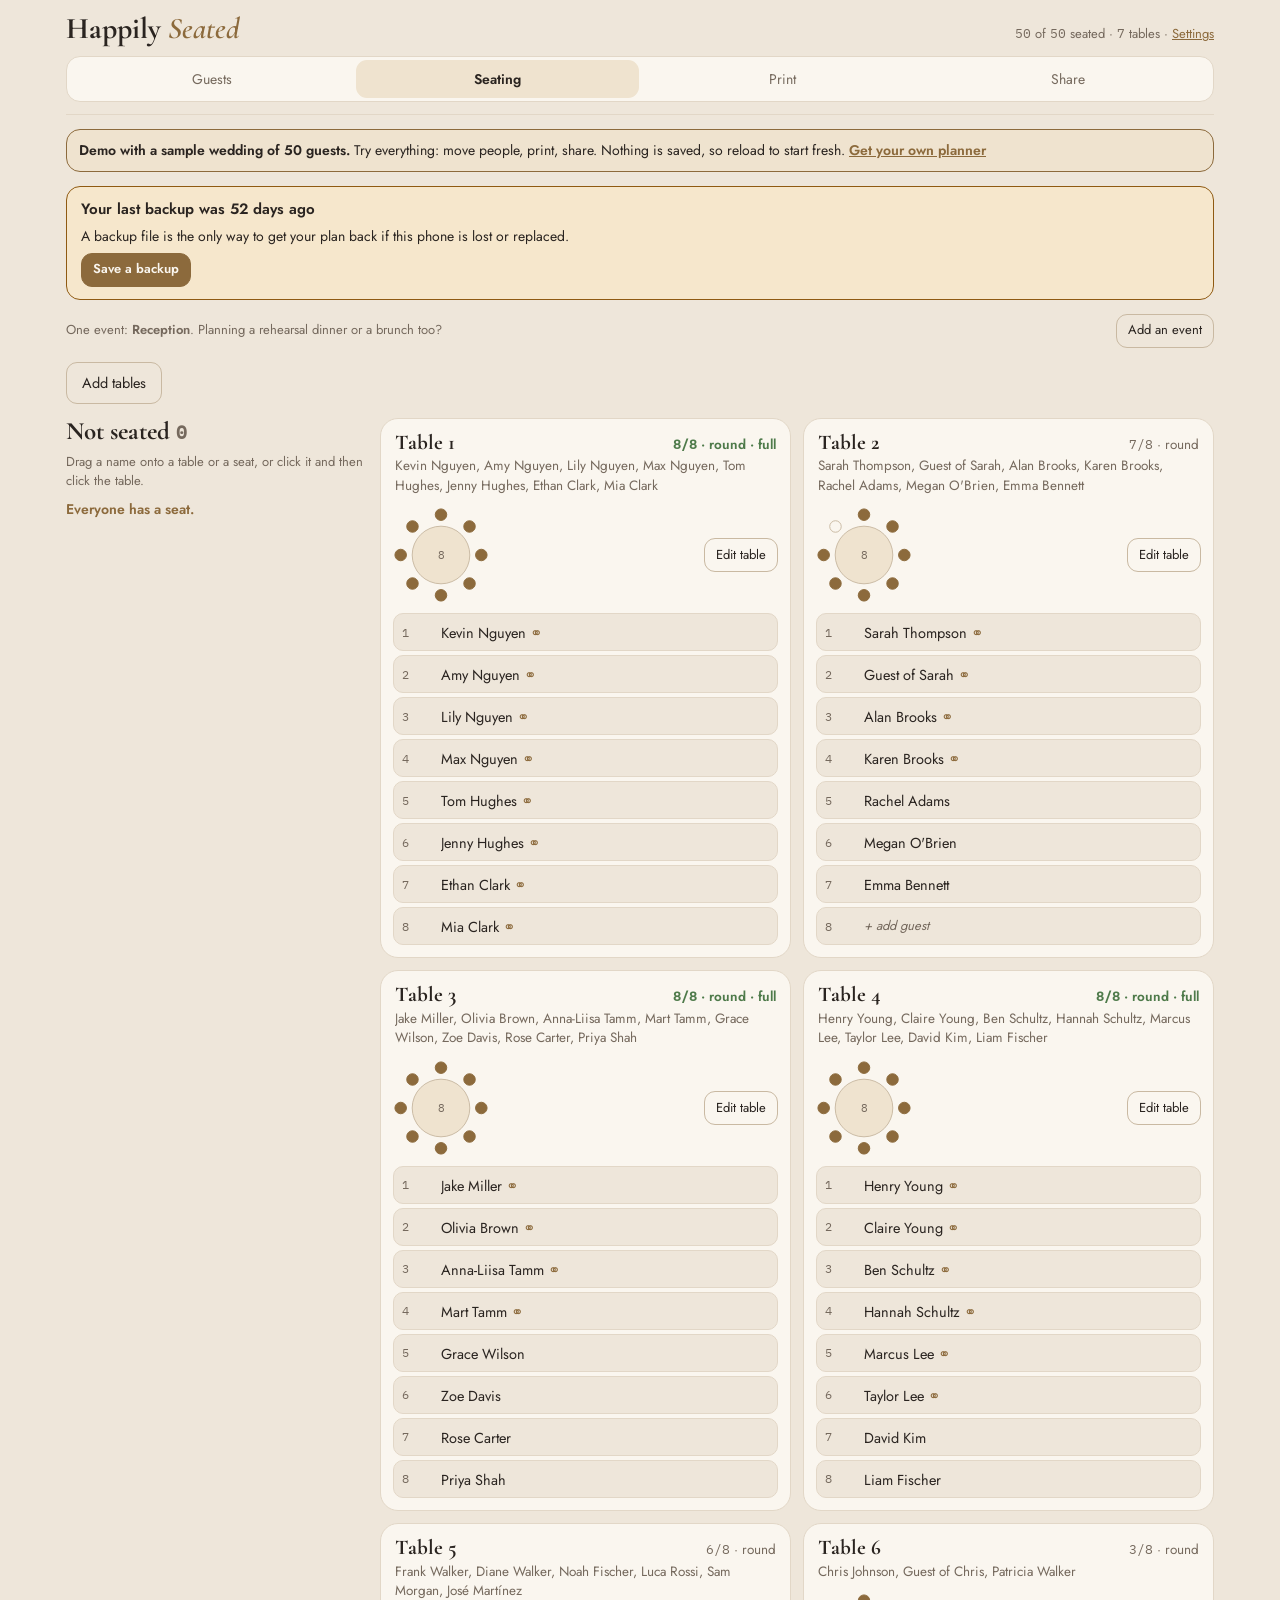
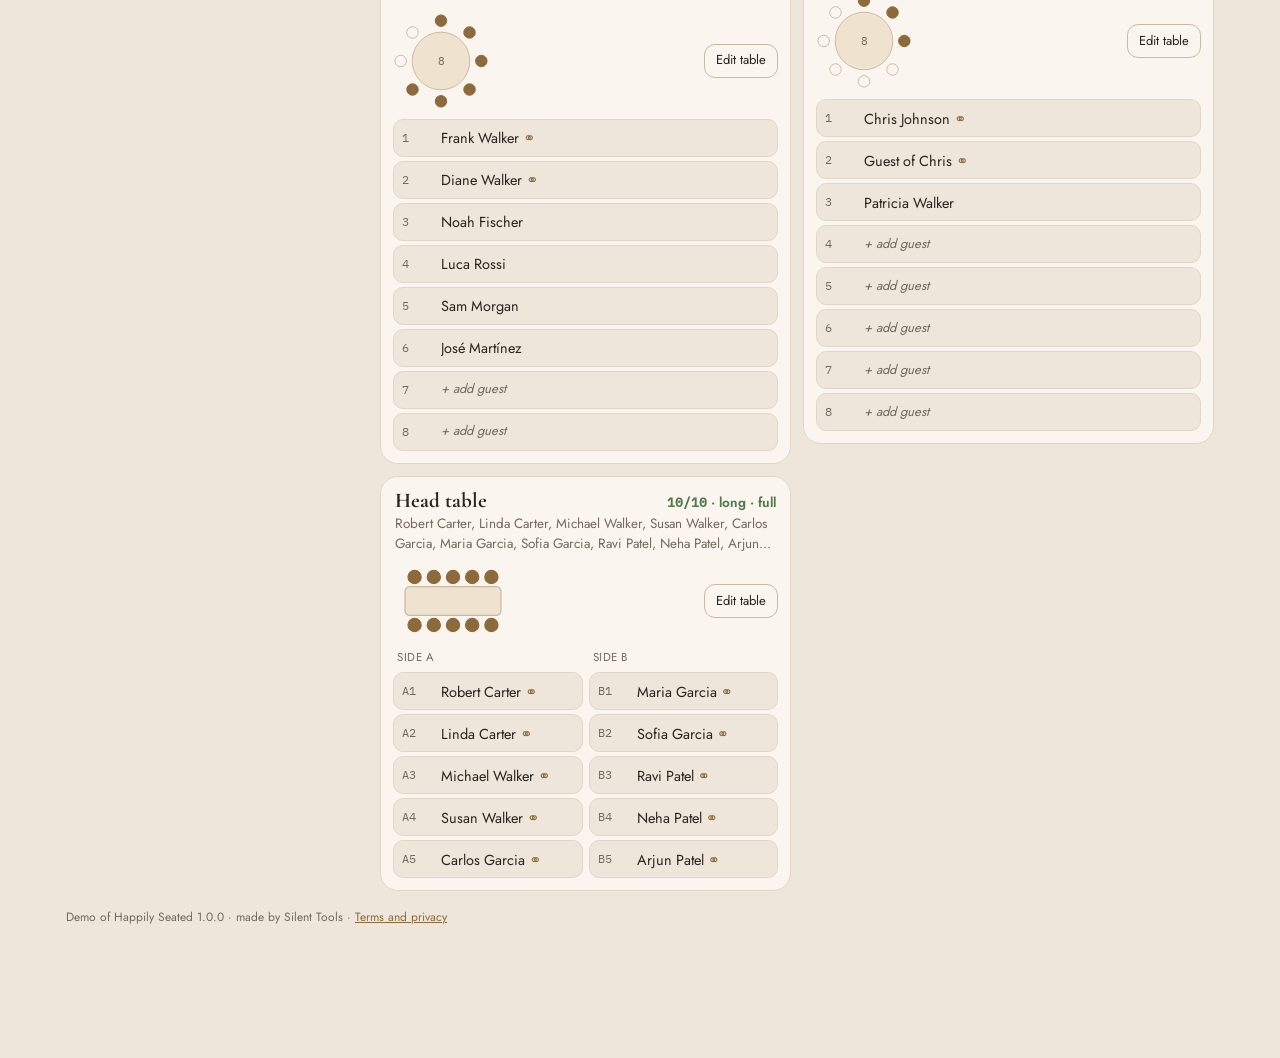
<file: happily-seated/DEMO/index.html>
<!doctype html>
<html lang="en">
<head>
<meta charset="utf-8">
<meta name="viewport" content="width=device-width,initial-scale=1,viewport-fit=cover">
<title>Happily Seated · Demo</title>
<meta name="description" content="A wedding seating planner for your phone and computer. Import your guest list, seat everyone, print and share. No account, your plan stays on your device.">
<meta name="theme-color" content="#EEE6DA" media="(prefers-color-scheme: light)">
<meta name="theme-color" content="#1A1714" media="(prefers-color-scheme: dark)">
<link rel="icon" type="image/png" sizes="192x192" href="../icon-192.png">
<link rel="apple-touch-icon" href="../icon-180.png">
<style>
html{font-size:17px;font:-apple-system-body;font-family:inherit}
:root{padding-top:env(safe-area-inset-top,0px);padding-bottom:env(safe-area-inset-bottom,0px)}
body{margin:0;-webkit-text-size-adjust:100%}
img{max-width:100%}
[hidden]{display:none!important}
.lock{margin-top:24px}
body::before{content:"";position:fixed;top:0;left:0;right:0;height:env(safe-area-inset-top,0px);background:var(--bg);z-index:60;pointer-events:none}
.foot a{color:var(--accent)}
.demo-bar{background:var(--accent-soft);border:1px solid var(--accent);border-radius:14px;padding:10px 12px;font-size:14px;line-height:1.45}.demo-bar a{font-weight:600;white-space:nowrap;color:var(--accent)}
</style>
<link rel="stylesheet" href="../../fonts.css">
<style>
/* Theme: Beige (warm paper, bronze accent). Same tokens as Rain or Shine. */
:root{
  --bg:#EEE6DA; --surface:#FAF6EF; --ink:#2A2420; --muted:#75695D; --line:#E2D7C7; --line-strong:#C9B9A2;
  --accent:#8C6A3C; --accent-soft:#EFE3CF; --warn:#8F5A12; --warn-soft:#F6E7CC; --danger:#A3322A; --danger-soft:#F5DCD8; --ok:#4E7A4A;
  --f-display:"Cormorant Garamond","Didot",Georgia,serif;
  --f-body:"Jost",system-ui,-apple-system,"Segoe UI",sans-serif;
  --f-data:"IBM Plex Mono",ui-monospace,Menlo,monospace;
  --d-weight:700;
}
@media (prefers-color-scheme: dark){:root:not([data-theme="light"]){
  --bg:#1A1714; --surface:#24201C; --ink:#EFE7DA; --muted:#A99C8B; --line:#36302A; --line-strong:#50473D;
  --accent:#D5B47E; --accent-soft:#3A2F22; --warn:#E8B565; --warn-soft:#3A2C17; --danger:#F08A80; --danger-soft:#3D1F1C; --ok:#8FC28A;
  color-scheme:dark;
}}
:root[data-theme="dark"]{
  --bg:#1A1714; --surface:#24201C; --ink:#EFE7DA; --muted:#A99C8B; --line:#36302A; --line-strong:#50473D;
  --accent:#D5B47E; --accent-soft:#3A2F22; --warn:#E8B565; --warn-soft:#3A2C17; --danger:#F08A80; --danger-soft:#3D1F1C; --ok:#8FC28A;
  color-scheme:dark;
}
*{box-sizing:border-box}
html,body{background:var(--bg)}
body{color:var(--ink);font-family:var(--f-body);font-size:0.8824rem;line-height:1.45;margin:0}
button,input,textarea,select{font:inherit;color:inherit}
button:focus-visible,input:focus-visible,textarea:focus-visible,select:focus-visible{outline:2px solid var(--accent);outline-offset:2px}
.app{max-width:480px;margin:0 auto;padding-inline:16px;padding-block:0 120px;min-width:0}
@media (min-width:900px){.app{max-width:1180px}}
header.top{display:flex;align-items:baseline;justify-content:space-between;gap:12px;padding-block:14px 12px;border-bottom:1px solid var(--line);flex-wrap:wrap}
.brand{font-family:var(--f-display);font-weight:var(--d-weight);font-size:1.7647rem;margin:0;line-height:1}
.brand em{font-style:italic;font-weight:600;color:var(--accent)}
.hdr-sub{font-size:0.7647rem;color:var(--muted)}
nav.tabs{flex:1 0 100%;display:grid;grid-template-columns:repeat(4,minmax(0,1fr));gap:2px;background:var(--surface);border:1px solid var(--line);border-radius:14px;padding:3px}
nav.tabs button{border:0;background:transparent;border-radius:11px;padding:9px 0;font-size:0.8235rem;color:var(--muted);cursor:pointer;min-width:0}
nav.tabs button[aria-current="page"]{background:var(--accent-soft);color:var(--ink);font-weight:600}
main{padding-block:14px 0;display:grid;gap:14px;grid-template-columns:minmax(0,1fr);min-width:0}
main>*{min-width:0}
h2{font-family:var(--f-display);font-weight:var(--d-weight);font-size:1.4706rem;margin:6px 0 0;line-height:1.1}
h3{font-size:0.8824rem;margin:0;font-weight:600}
.muted{color:var(--muted)}
.hint{font-size:0.7647rem;color:var(--muted);margin:0}
.lbl{font-size:0.7059rem;letter-spacing:.06em;text-transform:uppercase;color:var(--muted);font-weight:600}
.card{background:var(--surface);border:1px solid var(--line);border-radius:18px;padding:16px;display:grid;gap:12px;min-width:0}
textarea{width:100%;min-height:150px;border:1px solid var(--line-strong);border-radius:12px;padding:11px 12px;font-size:0.9412rem;background:var(--bg);resize:vertical}
input[type=text],input[type=number],input[type=search],select{width:100%;border:1px solid var(--line-strong);border-radius:10px;padding:9px 10px;font-size:0.9412rem;background:var(--bg);min-width:0}
.seg{display:grid;grid-template-columns:repeat(3,minmax(0,1fr));border:1px solid var(--line-strong);border-radius:12px;padding:3px;gap:3px}
.seg.two{grid-template-columns:repeat(2,minmax(0,1fr))}
.seg button{border:0;background:transparent;border-radius:9px;padding:10px 4px;font-size:0.8824rem;cursor:pointer;line-height:1.2;min-height:44px}
.seg button[aria-pressed="true"]{background:var(--accent);color:var(--surface);font-weight:600}
.btns{display:flex;gap:8px;flex-wrap:wrap;align-items:center}
.btn{border:1px solid var(--line-strong);background:transparent;border-radius:11px;padding:9px 15px;cursor:pointer;font-size:0.8529rem;min-height:42px}
.btn.primary{background:var(--accent);border-color:var(--accent);color:var(--surface);font-weight:600}
.btn.danger{border-color:var(--danger);color:var(--danger)}
.btn.small{padding:6px 11px;font-size:0.7647rem;min-height:34px}
.btn:disabled{opacity:.5;cursor:default}
label.btn{display:inline-flex;align-items:center}
.msg{font-size:0.8235rem;color:var(--danger);margin:0}
.toast{font-size:0.8235rem;color:var(--accent);font-weight:600;margin:0}
.vh{position:absolute;width:1px;height:1px;overflow:hidden;clip:rect(0 0 0 0);white-space:nowrap}
.empty{border:1px dashed var(--line-strong);border-radius:18px;padding:22px 16px;text-align:center;color:var(--muted);display:grid;gap:12px;justify-items:center}
.row{display:flex;align-items:center;justify-content:space-between;gap:8px 10px;flex-wrap:wrap}
.num{font-family:var(--f-data);font-variant-numeric:tabular-nums}
.pill{display:inline-block;font-size:0.7059rem;padding:1px 8px;border-radius:999px;border:1px solid var(--line-strong);color:var(--muted);white-space:nowrap}
.pill.warn{border-color:var(--warn);color:var(--warn);background:var(--warn-soft)}
.pill.grp{border-color:var(--accent);color:var(--accent)}

/* import preview */
.pv{display:grid;gap:6px}
.pv-item{display:grid;grid-template-columns:auto minmax(0,1fr);gap:4px 10px;align-items:start;background:var(--bg);border:1px solid var(--line);border-radius:12px;padding:9px 11px}
.pv-item.off{opacity:.55}
.pv-item input[type=checkbox]{width:20px;height:20px;margin:2px 0 0;accent-color:var(--accent)}
.pv-names{min-width:0;overflow-wrap:anywhere}
.pv-meta{grid-column:2;display:flex;gap:6px;flex-wrap:wrap}
.map{display:grid;gap:8px}
.map label{display:grid;grid-template-columns:minmax(0,1fr) minmax(0,1fr);gap:8px;align-items:center;font-size:0.8235rem}
.map label span{overflow:hidden;text-overflow:ellipsis;white-space:nowrap}

/* guest list */
.glist{display:grid;gap:6px}
.gi{display:grid;grid-template-columns:minmax(0,1fr) auto;gap:2px 10px;align-items:center;background:var(--surface);border:1px solid var(--line);border-radius:14px;padding:10px 12px}
.gi .nm{overflow-wrap:anywhere}
.gi .sub{grid-column:1;font-size:0.7353rem;color:var(--muted)}
.gi .act{grid-row:span 2;display:flex;gap:6px}
.ggroup{border:1px solid var(--line);border-radius:16px;padding:8px;display:grid;gap:6px;background:var(--accent-soft)}
.ggroup>.gh{display:flex;justify-content:space-between;align-items:center;gap:8px;padding:2px 4px;font-size:0.7647rem;color:var(--muted);flex-wrap:wrap}
.ggroup>.gh b{color:var(--ink);font-weight:600}
.edit{display:grid;gap:8px;background:var(--surface);border:1px solid var(--accent);border-radius:14px;padding:12px}

/* seating */
.seat-layout{display:grid;gap:14px;grid-template-columns:minmax(0,1fr)}
@media (min-width:900px){.seat-layout{grid-template-columns:300px minmax(0,1fr);align-items:start}.pool{position:sticky;top:12px;max-height:calc(100vh - 24px);overflow:auto}}
.pool{display:grid;gap:8px;align-content:start}
.pool-list{display:grid;gap:6px}
.pc{display:grid;gap:2px;text-align:left;width:100%;background:var(--surface);border:1px solid var(--line);border-radius:14px;padding:10px 12px;cursor:pointer;touch-action:manipulation}
.pc .pl{display:flex;align-items:center;gap:8px;flex-wrap:wrap}
.pc small{font-size:0.7353rem;color:var(--muted)}
.pc[aria-pressed="true"]{border-color:var(--accent);box-shadow:0 0 0 2px var(--accent);background:var(--accent-soft)}
.pool.drop-hot{outline:2px dashed var(--accent);outline-offset:4px;border-radius:16px}
.tables{display:grid;gap:12px;grid-template-columns:minmax(0,1fr)}
@media (min-width:1100px){.tables{grid-template-columns:repeat(2,minmax(0,1fr))}}
@media (min-width:1500px){.tables{grid-template-columns:repeat(3,minmax(0,1fr))}}
.tcard{background:var(--surface);border:1px solid var(--line);border-radius:18px;padding:12px;display:grid;gap:10px;min-width:0}
.tcard.drop-hot,.tcard.can-drop{border-color:var(--accent);box-shadow:0 0 0 2px var(--accent)}
.thead{display:flex;justify-content:space-between;align-items:center;gap:8px;flex-wrap:wrap}
.tname{font-family:var(--f-display);font-weight:var(--d-weight);font-size:1.2941rem;line-height:1.1}
.tcount{font-size:0.7647rem;color:var(--muted)}
.tcount.full{color:var(--ok);font-weight:600}
.tdiag{display:block;width:120px;height:auto;margin:0 auto}
.tdiag .tb{fill:var(--accent-soft);stroke:var(--line-strong)}
.tdiag .s0{fill:var(--surface);stroke:var(--line-strong)}
.tdiag .s1{fill:var(--accent);stroke:var(--accent)}
.tdiag text{font-family:var(--f-data);font-size:0.6471rem;fill:var(--muted)}
.seats{display:grid;gap:4px}
.seats.long{grid-template-columns:minmax(0,1fr) minmax(0,1fr);column-gap:6px}
.side-l{font-size:0.6765rem;color:var(--muted);text-transform:uppercase;letter-spacing:.05em;padding:2px 4px}
.seat{display:grid;grid-template-columns:2.2em minmax(0,1fr);align-items:center;gap:6px;text-align:left;width:100%;border:1px solid var(--line);background:var(--bg);border-radius:10px;padding:6px 8px;cursor:pointer;min-height:38px;touch-action:manipulation}
.seat .sn{font-family:var(--f-data);font-size:0.7059rem;color:var(--muted)}
.seat .who{overflow:hidden;text-overflow:ellipsis;white-space:nowrap;font-size:0.8529rem}
.seat.free .who{color:var(--muted);font-style:italic}
.seat.sel{border-color:var(--accent);box-shadow:0 0 0 2px var(--accent);background:var(--accent-soft)}
.seat.drop-hot{background:var(--accent-soft);border-color:var(--accent)}
.seat.grp .who::after{content:" ⚭";color:var(--accent)}
.ghost{position:fixed;z-index:100;pointer-events:none;background:var(--accent);color:var(--surface);border-radius:12px;padding:8px 12px;font-weight:600;box-shadow:0 8px 24px rgba(0,0,0,.25);transform:translate(10px,10px);max-width:260px;overflow:hidden;text-overflow:ellipsis;white-space:nowrap}
body.dragging{user-select:none;-webkit-user-select:none;cursor:grabbing}

/* bottom action bar (phone-friendly) */
.selbar{position:fixed;left:0;right:0;bottom:0;z-index:50;padding:10px 16px calc(10px + env(safe-area-inset-bottom,0px));background:var(--ink);color:var(--bg);display:flex;justify-content:center}
.selbar>div{max-width:720px;width:100%;display:grid;gap:8px}
.selbar p{margin:0;font-size:0.8824rem;line-height:1.35}
.selbar .btn{border-color:var(--bg);color:var(--bg);min-height:40px}
.selbar .btn.primary{background:var(--bg);color:var(--ink)}
.addt{display:grid;gap:10px}
.addt .f3{display:grid;grid-template-columns:repeat(2,minmax(0,1fr));gap:8px}
.addt label{display:grid;gap:4px;font-size:0.7647rem;color:var(--muted)}
.foot{font-size:0.7059rem;color:var(--muted);margin-top:18px}
.foot a{color:var(--accent)}

/* part 2: compact tables, quick fill, seating wishes */
.tcard{padding:0;gap:0;overflow:hidden}
.trow{display:grid;grid-template-columns:minmax(0,1fr) auto;gap:2px 10px;align-items:baseline;text-align:left;width:100%;border:0;background:transparent;padding:12px 14px;cursor:pointer;color:inherit;touch-action:manipulation}
.trow .tname{font-size:1.2353rem}
.tcount{font-size:0.7941rem;color:var(--muted)}
.tnames{grid-column:1/-1;font-size:0.7941rem;color:var(--muted);display:-webkit-box;-webkit-line-clamp:2;-webkit-box-orient:vertical;overflow:hidden;overflow-wrap:anywhere}
.twarn{grid-column:1/-1;font-size:0.7647rem;color:var(--warn);font-weight:600}
.twarn.hard{color:var(--danger)}
.tcard.no-drop{opacity:.5}
.tbody{display:grid;gap:10px;padding:0 12px 12px}
.trow2{display:flex;align-items:center;justify-content:space-between;gap:10px}
.trow2 .tdiag{margin:0}
.issues{margin:0;padding:8px 10px 8px 26px;border-radius:10px;background:var(--warn-soft);display:grid;gap:4px;font-size:0.7941rem}
.issues li.hard{color:var(--danger);font-weight:600}
.stools{display:flex;flex-wrap:wrap;gap:8px;align-items:center}
.fillbox{display:grid;gap:4px}
.seats.long .fillbox{grid-column:1/-1}
.fill{display:grid;grid-template-columns:2.2em minmax(0,1fr) auto;gap:6px;align-items:center;border:2px solid var(--accent);border-radius:10px;padding:4px 6px;background:var(--surface)}
.fill .sn{font-family:var(--f-data);font-size:0.7059rem;color:var(--muted)}
.fill input{border:0;background:transparent;padding:6px 2px}
.sugg{display:grid;gap:4px}
.sg{text-align:left;border:1px solid var(--line);background:var(--surface);border-radius:10px;padding:8px 10px;display:grid;gap:2px;cursor:pointer;color:inherit;min-height:44px}
.sg small{color:var(--muted);font-size:0.7353rem}
.sg.bad small{color:var(--danger)}
.sg:disabled{opacity:.5;cursor:default}
.seat.free .who{font-size:0.7647rem}
.modes{display:grid;gap:6px}
.modes button{text-align:left;border:1px solid var(--line-strong);background:var(--surface);border-radius:12px;padding:10px 12px;display:grid;gap:2px;cursor:pointer;color:inherit}
.modes button span{font-size:0.7647rem;color:var(--muted)}
.modes button[aria-pressed="true"]{border-color:var(--accent);box-shadow:0 0 0 2px var(--accent);background:var(--accent-soft)}
.chipset{display:flex;flex-wrap:wrap;gap:6px}
.chipt{border:1px solid var(--line-strong);background:transparent;border-radius:999px;padding:6px 12px;font-size:0.8235rem;cursor:pointer;color:inherit;min-height:36px}
.chipt[aria-pressed="true"]{background:var(--accent);border-color:var(--accent);color:var(--surface)}
.chips-row{grid-column:1/-1;display:flex;flex-wrap:wrap;gap:4px;margin-top:2px}
.pill.bad{border-color:var(--danger);color:var(--danger);background:var(--danger-soft);display:inline-flex;align-items:center;gap:4px;white-space:normal}
.pill .x{border:0;background:none;color:inherit;font-size:0.9412rem;line-height:1;padding:0 2px;cursor:pointer}
.seg.four{grid-template-columns:repeat(4,minmax(0,1fr))}
.seg.four button{font-size:0.8235rem}
.seg2{display:inline-flex;border:1px solid var(--line-strong);border-radius:999px;padding:2px;gap:2px;background:var(--surface)}
.seg2 button{border:0;background:transparent;border-radius:999px;padding:5px 10px;font-size:0.7353rem;cursor:pointer;color:inherit;white-space:nowrap}
.seg2 button[aria-pressed="true"]{background:var(--accent);color:var(--surface);font-weight:600}
.ggroup.loose{background:transparent;border-style:dashed}
.ws{display:grid;grid-template-columns:minmax(0,7.5em) minmax(0,1fr);gap:8px;align-items:center;font-size:0.8235rem}
.searchrow{display:grid;grid-template-columns:minmax(0,1fr) auto;gap:8px}
.linkbtn{border:0;background:none;color:var(--accent);text-decoration:underline;cursor:pointer;padding:0;font-size:inherit}
.tables-col{display:grid;gap:12px;min-width:0}
.tables{align-items:start}
.pl{display:flex;align-items:center;gap:8px;flex-wrap:wrap}

/* part 3: print and export. Paper is always white, so these colours are fixed on purpose. */
:root{--paper:#FFFFFF;--pink:#2A2420;--pmuted:#6F6458;--paccent:#8C6A3C;--pline:#D6C8B4}
#measure{position:absolute;left:-10000px;top:0;visibility:hidden;pointer-events:none}
#print{display:none}
.outs{display:grid;gap:8px}
@media (min-width:900px){.outs{grid-template-columns:repeat(2,minmax(0,1fr))}}
.outb{text-align:left;width:100%;background:var(--surface);border:1px solid var(--line);border-radius:14px;padding:12px 14px;display:grid;gap:2px;cursor:pointer;color:inherit}
.outb b{font-family:var(--f-display);font-size:1.1765rem}
.outb span{font-size:0.7941rem;color:var(--muted)}
.labvis{display:grid;gap:6px}
.lvd summary{cursor:pointer;font-weight:600;padding:4px 0;min-height:32px}
.lvd[open] summary{margin-bottom:8px}
.lv{display:flex;justify-content:space-between;align-items:center;gap:6px 10px;flex-wrap:wrap;border-bottom:1px solid var(--line);padding:4px 0 8px}
.pvw{display:grid;gap:6px;justify-items:center}
.pvp{position:relative;box-shadow:0 2px 12px rgba(40,25,10,.22);background:#fff;overflow:hidden}
.pvs{transform-origin:0 0;position:absolute;left:0;top:0}
.pvn{font-size:0.7059rem;color:var(--muted);margin-bottom:8px}
.sheet{font-variant-numeric:lining-nums;font-feature-settings:'lnum' 1;background:var(--paper);color:var(--pink);box-sizing:border-box;padding:14mm 13mm;overflow:hidden;display:flex;flex-direction:column;font-family:var(--f-body);font-size:10pt;line-height:1.35;position:relative;color-scheme:light;-webkit-print-color-adjust:exact;print-color-adjust:exact}
.ph{text-align:center;margin-bottom:7mm}
.ph-k{font-size:8.5pt;letter-spacing:.22em;text-transform:uppercase;color:var(--paccent);font-weight:600}
.ph-t{font-family:var(--f-display);font-weight:700;font-size:30pt;line-height:1.05;margin-top:2mm}
.ph-d{font-size:10.5pt;color:var(--pmuted);margin-top:1.5mm}
.ph.small{margin-bottom:4mm}
.flow{flex:1 1 auto;min-height:0;display:grid;grid-template-columns:repeat(var(--cols),minmax(0,1fr));grid-template-rows:minmax(0,1fr);column-gap:7mm}
.fcol{min-height:0;overflow:hidden}
.pt-table{padding:0 0 calc(5mm * var(--z,1))}
.pt-tname{font-family:var(--f-display);font-weight:700;font-size:calc(15pt * var(--z,1));line-height:1.15;border-bottom:.3mm solid var(--pline);padding-bottom:1mm;margin-bottom:1.5mm}
.pt-tname span{font-family:var(--f-body);font-size:8pt;font-weight:600;letter-spacing:.1em;text-transform:uppercase;color:var(--pmuted)}
.pt-names{list-style:none;margin:0;padding:0;font-size:calc(10pt * var(--z,1))}
.pt-names li{padding:.35mm 0}
.pt-empty{color:var(--pmuted);font-style:italic;font-size:9.5pt}
.fs-key{text-align:center;font-size:9pt;color:var(--pmuted);margin:-4mm 0 5mm}
.fs-letter{font-family:var(--f-display);font-weight:700;font-size:calc(17pt * var(--z,1));color:var(--paccent);line-height:1;margin:2.5mm 0 1mm}
.fs-row{display:flex;align-items:baseline;gap:1.5mm;padding:.45mm 0;font-size:calc(10pt * var(--z,1))}
.fs-n{white-space:nowrap;overflow:hidden;text-overflow:ellipsis;min-width:0}
.fs-dots{flex:1 1 3mm;border-bottom:.3mm dotted var(--pline);min-width:3mm;align-self:center;transform:translateY(1mm)}
.fs-t.word{font-family:var(--f-body);font-size:calc(8.5pt * var(--z,1));white-space:nowrap}
.fs-row .fs-n{flex:0 1 auto;white-space:normal;overflow:visible;line-height:1.2}
.fs-t{font-family:var(--f-data);font-size:calc(9.5pt * var(--z,1));white-space:nowrap;font-weight:500}
.s-two{padding:0}
.tc{height:50%;box-sizing:border-box;display:flex;flex-direction:column;align-items:center;justify-content:center;text-align:center;padding:12mm 18mm;gap:5mm;overflow:hidden}
.tc+.tc{border-top:.3mm dashed var(--pline)}
.tc-k{font-size:9pt;letter-spacing:.22em;text-transform:uppercase;color:var(--paccent);font-weight:600}
.tc-n{font-family:var(--f-display);font-weight:700;line-height:.85}
.tc-n small{display:block;font-size:22pt;font-weight:600;font-style:italic;color:var(--paccent);line-height:1.2}
.tc-n b{font-size:120pt;font-weight:700}
.tc-n.word{font-size:52pt;line-height:1}
.tc-n.word.long{font-size:36pt}
.tc-names{font-size:11.5pt;color:var(--pmuted);max-width:160mm;line-height:1.6;text-wrap:balance}
.tc-names.many{font-size:9pt}
.s-cards{padding:0;align-items:center;justify-content:center}
.cards{display:grid;grid-template-columns:repeat(2,88.9mm)}
.pc-card{width:88.9mm;height:50.8mm;box-sizing:border-box;outline:.25mm dashed var(--pline);outline-offset:-.125mm;position:relative}
.pc-card.fold{height:101.6mm}
.pc-card.fold::after{content:"";position:absolute;left:0;right:0;top:50%;border-top:.25mm dotted var(--pline)}
.pc-half{height:50.8mm;display:flex;flex-direction:column;align-items:center;justify-content:center;gap:2mm;padding:4mm 6mm;box-sizing:border-box;text-align:center;position:relative}
.pc-half.top{transform:rotate(180deg)}
.pc-name{font-family:var(--f-display);font-weight:700;font-size:22pt;line-height:1.05}
.pc-name.long{font-size:17pt}.pc-name.xlong{font-size:13.5pt}
.pc-t{font-size:8.5pt;letter-spacing:.2em;text-transform:uppercase;color:var(--paccent);font-weight:600}
.pc-m{position:absolute;right:4mm;bottom:3mm;font-size:7.5pt;color:var(--pmuted)}
.s-party{padding:16mm 14mm}
.pty{display:flex;flex-direction:column;flex:1 1 auto;min-height:0}
.pty-title{font-family:var(--f-display);font-style:italic;font-weight:700;font-size:calc(46pt * var(--k));text-align:center;line-height:1;margin:calc(3mm * var(--k)) 0 calc(9mm * var(--k))}
.pty-grid{display:grid;grid-template-columns:repeat(var(--pc),minmax(0,1fr));gap:calc(5mm * var(--k)) 6mm;align-content:start}
.pi{text-align:center;padding-top:calc(3mm * var(--k));border-top:.3mm solid var(--pline)}
.pi-n{font-family:var(--f-display);font-weight:700;font-size:calc(40pt * var(--k));line-height:1;color:var(--paccent)}
.pi-l{font-size:calc(10.5pt * var(--k));font-weight:600;text-transform:uppercase;letter-spacing:.12em;margin-top:1.2mm;line-height:1.25}
.pi-names{font-size:calc(8.5pt * var(--k));color:var(--pmuted);margin-top:1.2mm;font-style:italic;line-height:1.3}
.pty-foot{text-align:center;font-size:10pt;color:var(--pmuted);margin-top:auto;padding-top:5mm;border-top:.3mm solid var(--pline)}
.mt{width:100%;border-collapse:collapse;font-size:10pt}
.mt th,.mt td{border-bottom:.3mm solid var(--pline);padding:1.8mm 2mm;text-align:right;font-variant-numeric:tabular-nums}
.mt th:first-child,.mt td:first-child{text-align:left}
.mt thead th{font-size:8pt;letter-spacing:.1em;text-transform:uppercase;color:var(--paccent);font-weight:600}
.mt tfoot td{font-weight:700;border-top:.5mm solid var(--pink);border-bottom:0}
@media print{
  html,body{background:#fff!important}
  :root{padding:0!important}
  body>*:not(#print){display:none!important}
  #print{display:block!important}
  #print .sheet{break-after:page;page-break-after:always}
  #print .sheet:last-of-type{break-after:auto;page-break-after:auto}
}

.dtable{overflow-x:auto;border:1px solid var(--line);border-radius:12px;background:var(--surface)}
.dtable table{border-collapse:collapse;font-size:0.7647rem;min-width:100%}
.dtable th,.dtable td{padding:6px 10px;border-bottom:1px solid var(--line);text-align:left;white-space:nowrap}
.dtable th{font-size:0.6765rem;letter-spacing:.05em;text-transform:uppercase;color:var(--muted)}
.copyarea{min-height:280px;font-family:var(--f-data);font-size:0.8235rem;line-height:1.5}
.howto{margin:0;padding-left:22px;display:grid;gap:6px;font-size:0.8529rem}

/* part 5: share */
.viewing nav.tabs,.viewing #hdr,.viewing .foot,.viewing header.top{display:none}
.viewer{display:grid;gap:14px}
.vh-head{text-align:center;padding:10px 0 4px}
.vh-head .ph-k{font-size:0.7059rem;letter-spacing:.2em;text-transform:uppercase;color:var(--accent);font-weight:600}
.vh-t{font-family:var(--f-display);font-weight:700;font-size:2.3529rem;line-height:1.05;margin:6px 0 4px;text-wrap:balance}
.vh-d{color:var(--muted)}
.vhits{display:grid;gap:6px}
.vhit{display:flex;justify-content:space-between;gap:12px;align-items:baseline;background:var(--accent-soft);border-radius:10px;padding:10px 12px;font-size:1.0rem}
.vhit b{font-family:var(--f-display);font-size:1.1765rem;white-space:nowrap}
.vtables{display:grid;gap:10px;grid-template-columns:repeat(auto-fill,minmax(min(100%,220px),1fr));align-items:start}
.vt{background:var(--surface);border:1px solid var(--line);border-radius:14px;padding:12px 14px}
.vt-h{display:flex;justify-content:space-between;align-items:baseline;border-bottom:1px solid var(--line);padding-bottom:4px;margin-bottom:6px}
.vt-h b{font-family:var(--f-display);font-size:1.2353rem}
.vt-h span{color:var(--muted);font-size:0.7647rem}
.vt ul{list-style:none;margin:0;padding:0;display:grid;gap:2px}
.vmade{text-align:center;font-size:0.7647rem;color:var(--muted);margin:4px 0 0}
.vmade a{color:var(--accent)}
.linkarea{min-height:90px;font-family:var(--f-data);font-size:0.7059rem;word-break:break-all}
.opt{display:grid;grid-template-columns:auto minmax(0,1fr);gap:10px;align-items:center}
.opt span{font-size:0.7941rem;color:var(--muted)}
@media (max-width:380px){.opt{grid-template-columns:1fr}}
.notice{border:1px solid var(--warn);background:var(--warn-soft);border-radius:14px;padding:12px 14px;display:grid;gap:6px}
.notice p{margin:0;font-size:0.8235rem}
nav.tabs button{padding-inline:2px}

/* part 6: events */
.evbar{display:flex;flex-wrap:wrap;gap:8px 10px;align-items:center}
.evbar select{width:auto;flex:1 1 180px;max-width:100%}
.evbar .hint{flex:1 1 200px}
.evlist{display:grid;gap:8px}
.evrow{display:grid;grid-template-columns:minmax(0,1fr) auto;gap:6px 10px;align-items:center;border-bottom:1px solid var(--line);padding-bottom:8px}
.evrow .btns{grid-column:1/-1}
.pklist{display:grid;gap:4px;max-height:60vh;overflow:auto}
.pk{display:grid;grid-template-columns:auto minmax(0,1fr);gap:10px;align-items:start;padding:8px 10px;border:1px solid var(--line);border-radius:10px;background:var(--bg)}
.pk input,.evck input{width:20px;height:20px;accent-color:var(--accent);margin:0}
.evck{display:inline-flex;align-items:center;gap:6px;border:1px solid var(--line-strong);border-radius:999px;padding:6px 12px;font-size:0.8235rem}

/* part 7: settings, a2hs */
.hdr-sub .linkbtn{font-size:0.7647rem}
.tsizes{display:grid;grid-template-columns:repeat(2,minmax(0,1fr));gap:6px}
.tsizes button,.themes button{border:1px solid var(--line-strong);background:var(--surface);border-radius:12px;padding:10px 6px;cursor:pointer;color:inherit}
.tsizes button[aria-pressed="true"],.themes button[aria-pressed="true"]{border-color:var(--accent);box-shadow:0 0 0 1.5px var(--accent);font-weight:600}
.themes{display:grid;grid-template-columns:repeat(2,minmax(0,1fr));gap:6px}
.themes button{display:grid;gap:5px;justify-items:center;font-size:0.8235rem}
.sw{display:flex;gap:2px}.sw i{width:12px;height:12px;border-radius:3px;display:block;outline:1px solid rgba(127,127,127,.25)}
.a2hs{border:2px solid var(--danger);background:var(--danger-soft);border-radius:16px;padding:12px 14px;display:grid;gap:8px}
.a2hs .rtag{color:var(--danger);font-weight:700;font-size:0.7353rem;letter-spacing:.06em;text-transform:uppercase}
.a2hs h2{margin:0}
.a2hs b.t{color:var(--danger);font-size:0.8824rem}
.a2hs p{margin:0;font-size:0.8529rem;line-height:1.45}
.a2hs ol{margin:0;padding-left:22px;display:grid;gap:6px;font-size:0.8529rem}
.a2hs details summary,.card details summary{cursor:pointer;font-weight:600;color:var(--danger);font-size:0.8529rem;padding:4px 0}
.card details summary{color:var(--accent)}
.a2hs.gate p,.a2hs.gate ol{font-size:0.9412rem}
</style>

</head>
<body>
<div class="app">
  <header class="top">
    <h1 class="brand">Happily <em>Seated</em></h1>
    <div class="hdr-sub" id="hdr"></div>
    <nav class="tabs" id="tabs" aria-label="Views"></nav>
  </header>
  <main id="view"></main>
  <p class="foot">Demo of Happily Seated 1.0.0 · made by Silent Tools · <a href="../../terms.html">Terms and privacy</a></p>
</div>
<div id="bar"></div>
<div id="print"></div>

<script src="../../xlsx.full.min.js"></script>
<script>
(function(){
/* ---------- storage ---------- */
const KEY='seating.v1';
const uid=()=>Math.random().toString(36).slice(2,9)+Date.now().toString(36).slice(-3);
const now=()=>new Date().toISOString();
function fresh(){const ev=uid();return {schema:1,settings:{},events:[{id:ev,name:'Reception'}],cur:ev,guests:{},groups:{},tables:{[ev]:[]},seats:{[ev]:{}},rules:[]};}
function load(){try{const raw=localStorage.getItem(KEY);if(raw){const d=JSON.parse(raw);if(d&&d.schema===1&&d.guests)return d;}}catch(e){}return fresh();}
let DB={"schema":1,"settings":{"couple":"Emily & James","date":"Saturday, October 17, 2026","noA2HSWarn":true,"lastBackupAt":"2026-10-13T18:50:49.278Z"},"events":[{"id":"oejd1rxsgb","name":"Reception"}],"cur":"oejd1rxsgb","guests":{"bo4w5qmst6":{"id":"bo4w5qmst6","ord":1,"name":"Robert Carter","groupId":"tsp48gost5","side":"bride","meal":"Beef","tags":["retired teacher","golfer"],"note":"Parents of the bride","events":["oejd1rxsgb"],"createdAt":"2026-10-13T18:50:49.241Z","updatedAt":"2026-10-13T18:50:49.241Z"},"2av2mxfst6":{"id":"2av2mxfst6","ord":2,"name":"Linda Carter","groupId":"tsp48gost5","side":"bride","meal":"Salmon","tags":["nurse"],"note":"Parents of the bride","events":["oejd1rxsgb"],"createdAt":"2026-10-13T18:50:49.241Z","updatedAt":"2026-10-13T18:50:49.241Z"},"ja4qiqest6":{"id":"ja4qiqest6","ord":3,"name":"Michael Walker","groupId":"wmu7mngst6","side":"groom","meal":"Beef","tags":["dentist"],"note":"Parents of the groom","events":["oejd1rxsgb"],"createdAt":"2026-10-13T18:50:49.241Z","updatedAt":"2026-10-13T18:50:49.241Z"},"2nbkf9zst6":{"id":"2nbkf9zst6","ord":4,"name":"Susan Walker","groupId":"wmu7mngst6","side":"groom","meal":"Vegetarian","tags":["accountant"],"note":"Parents of the groom","events":["oejd1rxsgb"],"createdAt":"2026-10-13T18:50:49.241Z","updatedAt":"2026-10-13T18:50:49.241Z"},"2rqwnqrst6":{"id":"2rqwnqrst6","ord":5,"name":"Kevin Nguyen","groupId":"9z4rbr7st6","side":"bride","meal":"Beef","tags":["software engineer"],"note":"","events":["oejd1rxsgb"],"createdAt":"2026-10-13T18:50:49.241Z","updatedAt":"2026-10-13T18:50:49.241Z"},"fjz069tst6":{"id":"fjz069tst6","ord":6,"name":"Amy Nguyen","groupId":"9z4rbr7st6","side":"bride","meal":"Salmon","tags":[],"note":"","events":["oejd1rxsgb"],"createdAt":"2026-10-13T18:50:49.241Z","updatedAt":"2026-10-13T18:50:49.241Z"},"pc4btuist6":{"id":"pc4btuist6","ord":7,"name":"Lily Nguyen","groupId":"9z4rbr7st6","side":"bride","meal":"Kids meal","tags":[],"note":"","events":["oejd1rxsgb"],"createdAt":"2026-10-13T18:50:49.241Z","updatedAt":"2026-10-13T18:50:49.241Z"},"kijn0fbst6":{"id":"kijn0fbst6","ord":8,"name":"Max Nguyen","groupId":"9z4rbr7st6","side":"bride","meal":"Kids meal","tags":[],"note":"","events":["oejd1rxsgb"],"createdAt":"2026-10-13T18:50:49.241Z","updatedAt":"2026-10-13T18:50:49.241Z"},"xim2hzhst6":{"id":"xim2hzhst6","ord":9,"name":"Rose Carter","groupId":null,"side":"bride","meal":"Salmon","tags":["grandma"],"note":"Needs a seat near the exit","events":["oejd1rxsgb"],"createdAt":"2026-10-13T18:50:49.241Z","updatedAt":"2026-10-13T18:50:49.241Z"},"pzgdnk8st6":{"id":"pzgdnk8st6","ord":10,"name":"Sarah Thompson","groupId":"1lmeip7st6","side":"bride","meal":"Vegetarian","tags":["lawyer","maid of honor"],"note":"","events":["oejd1rxsgb"],"createdAt":"2026-10-13T18:50:49.241Z","updatedAt":"2026-10-13T18:50:49.241Z"},"su7evgsst6":{"id":"su7evgsst6","ord":11,"name":"Guest of Sarah","groupId":"1lmeip7st6","side":"bride","meal":"Beef","tags":[],"note":"","events":["oejd1rxsgb"],"createdAt":"2026-10-13T18:50:49.241Z","updatedAt":"2026-10-13T18:50:49.241Z"},"2l7qiszst6":{"id":"2l7qiszst6","ord":12,"name":"Jake Miller","groupId":"jaaauslst6","side":"bride","meal":"Beef","tags":["firefighter"],"note":"","events":["oejd1rxsgb"],"createdAt":"2026-10-13T18:50:49.241Z","updatedAt":"2026-10-13T18:50:49.241Z"},"m9pup4rst6":{"id":"m9pup4rst6","ord":13,"name":"Olivia Brown","groupId":"jaaauslst6","side":"bride","meal":"Vegetarian","tags":["yoga teacher"],"note":"","events":["oejd1rxsgb"],"createdAt":"2026-10-13T18:50:49.241Z","updatedAt":"2026-10-13T18:50:49.241Z"},"cxea931st6":{"id":"cxea931st6","ord":14,"name":"David Kim","groupId":null,"side":"groom","meal":"Beef","tags":["best man","marathon runner"],"note":"","events":["oejd1rxsgb"],"createdAt":"2026-10-13T18:50:49.241Z","updatedAt":"2026-10-13T18:50:49.241Z"},"vzhs14ost6":{"id":"vzhs14ost6","ord":15,"name":"Carlos Garcia","groupId":"ydearzrst6","side":"groom","meal":"Beef","tags":["chef"],"note":"","events":["oejd1rxsgb"],"createdAt":"2026-10-13T18:50:49.241Z","updatedAt":"2026-10-13T18:50:49.241Z"},"qdb5d8nst6":{"id":"qdb5d8nst6","ord":16,"name":"Maria Garcia","groupId":"ydearzrst6","side":"groom","meal":"Salmon","tags":["dentist"],"note":"","events":["oejd1rxsgb"],"createdAt":"2026-10-13T18:50:49.241Z","updatedAt":"2026-10-13T18:50:49.241Z"},"mb8jgwost6":{"id":"mb8jgwost6","ord":17,"name":"Sofia Garcia","groupId":"ydearzrst6","side":"groom","meal":"Kids meal","tags":[],"note":"","events":["oejd1rxsgb"],"createdAt":"2026-10-13T18:50:49.241Z","updatedAt":"2026-10-13T18:50:49.241Z"},"k2iepgqst6":{"id":"k2iepgqst6","ord":18,"name":"Tom Hughes","groupId":"wbq3lmest6","side":"bride","meal":"Beef","tags":["karaoke legend"],"note":"","events":["oejd1rxsgb"],"createdAt":"2026-10-13T18:50:49.241Z","updatedAt":"2026-10-13T18:50:49.241Z"},"zpeomupst6":{"id":"zpeomupst6","ord":19,"name":"Jenny Hughes","groupId":"wbq3lmest6","side":"bride","meal":"Salmon","tags":["teacher"],"note":"","events":["oejd1rxsgb"],"createdAt":"2026-10-13T18:50:49.241Z","updatedAt":"2026-10-13T18:50:49.241Z"},"btva4vgst6":{"id":"btva4vgst6","ord":20,"name":"Patricia Walker","groupId":null,"side":"groom","meal":"Salmon","tags":["retired"],"note":"","events":["oejd1rxsgb"],"createdAt":"2026-10-13T18:50:49.241Z","updatedAt":"2026-10-13T18:50:49.241Z"},"wcbwszdst6":{"id":"wcbwszdst6","ord":21,"name":"Frank Walker","groupId":"wra5n2pst6","side":"groom","meal":"Beef","tags":["fisherman"],"note":"Not next to Patricia","events":["oejd1rxsgb"],"createdAt":"2026-10-13T18:50:49.241Z","updatedAt":"2026-10-13T18:50:49.241Z"},"gdevnnhst6":{"id":"gdevnnhst6","ord":22,"name":"Diane Walker","groupId":"wra5n2pst6","side":"groom","meal":"Salmon","tags":[],"note":"Not next to Patricia","events":["oejd1rxsgb"],"createdAt":"2026-10-13T18:50:49.241Z","updatedAt":"2026-10-13T18:50:49.241Z"},"qw8sv8est6":{"id":"qw8sv8est6","ord":23,"name":"Chris Johnson","groupId":"0b5175jst6","side":"groom","meal":"Beef","tags":["sales director"],"note":"","events":["oejd1rxsgb"],"createdAt":"2026-10-13T18:50:49.241Z","updatedAt":"2026-10-13T18:50:49.241Z"},"zh3wmx7st6":{"id":"zh3wmx7st6","ord":24,"name":"Guest of Chris","groupId":"0b5175jst6","side":"groom","meal":"Beef","tags":[],"note":"","events":["oejd1rxsgb"],"createdAt":"2026-10-13T18:50:49.241Z","updatedAt":"2026-10-13T18:50:49.241Z"},"cj4quoyst6":{"id":"cj4quoyst6","ord":25,"name":"Rachel Adams","groupId":null,"side":"bride","meal":"Vegetarian","tags":["professor"],"note":"","events":["oejd1rxsgb"],"createdAt":"2026-10-13T18:50:49.241Z","updatedAt":"2026-10-13T18:50:49.241Z"},"ouqe5bcst6":{"id":"ouqe5bcst6","ord":26,"name":"Ben Schultz","groupId":"m5wd5m7st6","side":"groom","meal":"Beef","tags":["pilot"],"note":"","events":["oejd1rxsgb"],"createdAt":"2026-10-13T18:50:49.241Z","updatedAt":"2026-10-13T18:50:49.241Z"},"qn1dysrst6":{"id":"qn1dysrst6","ord":27,"name":"Hannah Schultz","groupId":"m5wd5m7st6","side":"groom","meal":"Salmon","tags":[],"note":"","events":["oejd1rxsgb"],"createdAt":"2026-10-13T18:50:49.241Z","updatedAt":"2026-10-13T18:50:49.241Z"},"awbyqf4st6":{"id":"awbyqf4st6","ord":28,"name":"Priya Shah","groupId":null,"side":"bride","meal":"Vegetarian","tags":["doctor"],"note":"","events":["oejd1rxsgb"],"createdAt":"2026-10-13T18:50:49.241Z","updatedAt":"2026-10-13T18:50:49.241Z"},"99bx8uast6":{"id":"99bx8uast6","ord":29,"name":"Marcus Lee","groupId":"1kfr3c1st6","side":"groom","meal":"Beef","tags":["photographer"],"note":"","events":["oejd1rxsgb"],"createdAt":"2026-10-13T18:50:49.241Z","updatedAt":"2026-10-13T18:50:49.241Z"},"t17xxk4st6":{"id":"t17xxk4st6","ord":30,"name":"Taylor Lee","groupId":"1kfr3c1st6","side":"groom","meal":"Salmon","tags":[],"note":"","events":["oejd1rxsgb"],"createdAt":"2026-10-13T18:50:49.241Z","updatedAt":"2026-10-13T18:50:49.241Z"},"1wa3xtnst6":{"id":"1wa3xtnst6","ord":31,"name":"Alan Brooks","groupId":"f3cmlyqst6","side":"groom","meal":"Salmon","tags":["professor"],"note":"","events":["oejd1rxsgb"],"createdAt":"2026-10-13T18:50:49.241Z","updatedAt":"2026-10-13T18:50:49.241Z"},"dnqish6st6":{"id":"dnqish6st6","ord":32,"name":"Karen Brooks","groupId":"f3cmlyqst6","side":"groom","meal":"Salmon","tags":["lawyer"],"note":"","events":["oejd1rxsgb"],"createdAt":"2026-10-13T18:50:49.241Z","updatedAt":"2026-10-13T18:50:49.241Z"},"5ekvvq6st6":{"id":"5ekvvq6st6","ord":33,"name":"Megan O'Brien","groupId":null,"side":"bride","meal":"Vegetarian","tags":["runner"],"note":"","events":["oejd1rxsgb"],"createdAt":"2026-10-13T18:50:49.241Z","updatedAt":"2026-10-13T18:50:49.241Z"},"f8g4457st6":{"id":"f8g4457st6","ord":34,"name":"José Martínez","groupId":null,"side":"groom","meal":"Beef","tags":["musician"],"note":"","events":["oejd1rxsgb"],"createdAt":"2026-10-13T18:50:49.241Z","updatedAt":"2026-10-13T18:50:49.241Z"},"y27a2bxst6":{"id":"y27a2bxst6","ord":35,"name":"Anna-Liisa Tamm","groupId":"xc3v5tist6","side":"bride","meal":"Salmon","tags":["architect"],"note":"Flying in from Estonia","events":["oejd1rxsgb"],"createdAt":"2026-10-13T18:50:49.241Z","updatedAt":"2026-10-13T18:50:49.241Z"},"eyso2czst6":{"id":"eyso2czst6","ord":36,"name":"Mart Tamm","groupId":"xc3v5tist6","side":"bride","meal":"Beef","tags":[],"note":"Flying in from Estonia","events":["oejd1rxsgb"],"createdAt":"2026-10-13T18:50:49.241Z","updatedAt":"2026-10-13T18:50:49.241Z"},"xavbb9tst6":{"id":"xavbb9tst6","ord":37,"name":"Liam Fischer","groupId":null,"side":"groom","meal":"Beef","tags":["student"],"note":"","events":["oejd1rxsgb"],"createdAt":"2026-10-13T18:50:49.241Z","updatedAt":"2026-10-13T18:50:49.241Z"},"oqugenmst6":{"id":"oqugenmst6","ord":38,"name":"Noah Fischer","groupId":null,"side":"groom","meal":"Beef","tags":["student"],"note":"","events":["oejd1rxsgb"],"createdAt":"2026-10-13T18:50:49.241Z","updatedAt":"2026-10-13T18:50:49.241Z"},"drc7v52st6":{"id":"drc7v52st6","ord":39,"name":"Ravi Patel","groupId":"ve13ipfst6","side":"groom","meal":"Vegetarian","tags":["software engineer"],"note":"","events":["oejd1rxsgb"],"createdAt":"2026-10-13T18:50:49.241Z","updatedAt":"2026-10-13T18:50:49.241Z"},"svw6qdxst6":{"id":"svw6qdxst6","ord":40,"name":"Neha Patel","groupId":"ve13ipfst6","side":"groom","meal":"Vegetarian","tags":["dentist"],"note":"","events":["oejd1rxsgb"],"createdAt":"2026-10-13T18:50:49.241Z","updatedAt":"2026-10-13T18:50:49.241Z"},"shltu5pst6":{"id":"shltu5pst6","ord":41,"name":"Arjun Patel","groupId":"ve13ipfst6","side":"groom","meal":"Kids meal","tags":[],"note":"","events":["oejd1rxsgb"],"createdAt":"2026-10-13T18:50:49.241Z","updatedAt":"2026-10-13T18:50:49.241Z"},"e6yk5u4st6":{"id":"e6yk5u4st6","ord":42,"name":"Grace Wilson","groupId":null,"side":"bride","meal":"Salmon","tags":["nurse"],"note":"","events":["oejd1rxsgb"],"createdAt":"2026-10-13T18:50:49.241Z","updatedAt":"2026-10-13T18:50:49.241Z"},"xbcjdb2st6":{"id":"xbcjdb2st6","ord":43,"name":"Ethan Clark","groupId":"pk2ppzrst6","side":"bride","meal":"Beef","tags":["teacher"],"note":"","events":["oejd1rxsgb"],"createdAt":"2026-10-13T18:50:49.241Z","updatedAt":"2026-10-13T18:50:49.241Z"},"ay18l55st6":{"id":"ay18l55st6","ord":44,"name":"Mia Clark","groupId":"pk2ppzrst6","side":"bride","meal":"Salmon","tags":["teacher"],"note":"","events":["oejd1rxsgb"],"createdAt":"2026-10-13T18:50:49.241Z","updatedAt":"2026-10-13T18:50:49.241Z"},"o4ze0x0st6":{"id":"o4ze0x0st6","ord":45,"name":"Luca Rossi","groupId":null,"side":"groom","meal":"Beef","tags":["chef"],"note":"","events":["oejd1rxsgb"],"createdAt":"2026-10-13T18:50:49.241Z","updatedAt":"2026-10-13T18:50:49.241Z"},"xkbau0gst6":{"id":"xkbau0gst6","ord":46,"name":"Emma Bennett","groupId":null,"side":"bride","meal":"Vegetarian","tags":["florist"],"note":"","events":["oejd1rxsgb"],"createdAt":"2026-10-13T18:50:49.241Z","updatedAt":"2026-10-13T18:50:49.241Z"},"3e0ndzbst6":{"id":"3e0ndzbst6","ord":47,"name":"Henry Young","groupId":"tg248fbst6","side":"groom","meal":"Beef","tags":["golfer"],"note":"","events":["oejd1rxsgb"],"createdAt":"2026-10-13T18:50:49.241Z","updatedAt":"2026-10-13T18:50:49.241Z"},"nvlh7etst6":{"id":"nvlh7etst6","ord":48,"name":"Claire Young","groupId":"tg248fbst6","side":"groom","meal":"Salmon","tags":[],"note":"","events":["oejd1rxsgb"],"createdAt":"2026-10-13T18:50:49.241Z","updatedAt":"2026-10-13T18:50:49.241Z"},"ifaryakst6":{"id":"ifaryakst6","ord":49,"name":"Zoe Davis","groupId":null,"side":"bride","meal":"Salmon","tags":["marathon runner"],"note":"","events":["oejd1rxsgb"],"createdAt":"2026-10-13T18:50:49.241Z","updatedAt":"2026-10-13T18:50:49.241Z"},"ow53u5nst6":{"id":"ow53u5nst6","ord":50,"name":"Sam Morgan","groupId":null,"side":"groom","meal":"Beef","tags":["firefighter"],"note":"Not next to Jake Miller","events":["oejd1rxsgb"],"createdAt":"2026-10-13T18:50:49.241Z","updatedAt":"2026-10-13T18:50:49.241Z"}},"groups":{"tsp48gost5":{"id":"tsp48gost5","name":"Carter","kind":"must"},"wmu7mngst6":{"id":"wmu7mngst6","name":"Walker","kind":"must"},"9z4rbr7st6":{"id":"9z4rbr7st6","name":"Nguyen","kind":"must"},"1lmeip7st6":{"id":"1lmeip7st6","name":"Thompson","kind":"must"},"jaaauslst6":{"id":"jaaauslst6","name":"Miller-Brown","kind":"must"},"ydearzrst6":{"id":"ydearzrst6","name":"Garcia","kind":"must"},"wbq3lmest6":{"id":"wbq3lmest6","name":"Hughes","kind":"must"},"wra5n2pst6":{"id":"wra5n2pst6","name":"Frank & Diane","kind":"must"},"0b5175jst6":{"id":"0b5175jst6","name":"Johnson","kind":"must"},"m5wd5m7st6":{"id":"m5wd5m7st6","name":"Schultz","kind":"must"},"1kfr3c1st6":{"id":"1kfr3c1st6","name":"Lee","kind":"must"},"f3cmlyqst6":{"id":"f3cmlyqst6","name":"Brooks","kind":"must"},"xc3v5tist6":{"id":"xc3v5tist6","name":"Tamm","kind":"must"},"ve13ipfst6":{"id":"ve13ipfst6","name":"Patel","kind":"must"},"pk2ppzrst6":{"id":"pk2ppzrst6","name":"Clark","kind":"must"},"tg248fbst6":{"id":"tg248fbst6","name":"Young","kind":"must"}},"tables":{"oejd1rxsgb":[{"id":"h722jtdsu6","name":"Table 1","shape":"round","seats":8},{"id":"s4x7f4dsu6","name":"Table 2","shape":"round","seats":8},{"id":"dhy13sysu6","name":"Table 3","shape":"round","seats":8},{"id":"tkgqev3su6","name":"Table 4","shape":"round","seats":8},{"id":"bgnjcyesu6","name":"Table 5","shape":"round","seats":8},{"id":"r8nzx4isu6","name":"Table 6","shape":"round","seats":8},{"id":"zg9afdksu6","name":"Head table","shape":"long","seats":10}]},"seats":{"oejd1rxsgb":{"h722jtdsu6":["2rqwnqrst6","fjz069tst6","pc4btuist6","kijn0fbst6","k2iepgqst6","zpeomupst6","xbcjdb2st6","ay18l55st6"],"s4x7f4dsu6":["pzgdnk8st6","su7evgsst6","1wa3xtnst6","dnqish6st6","cj4quoyst6","5ekvvq6st6","xkbau0gst6",null],"dhy13sysu6":["2l7qiszst6","m9pup4rst6","y27a2bxst6","eyso2czst6","e6yk5u4st6","ifaryakst6","xim2hzhst6","awbyqf4st6"],"tkgqev3su6":["3e0ndzbst6","nvlh7etst6","ouqe5bcst6","qn1dysrst6","99bx8uast6","t17xxk4st6","cxea931st6","xavbb9tst6"],"bgnjcyesu6":["wcbwszdst6","gdevnnhst6","oqugenmst6","o4ze0x0st6","ow53u5nst6","f8g4457st6",null,null],"r8nzx4isu6":["qw8sv8est6","zh3wmx7st6","btva4vgst6",null,null,null,null,null],"zg9afdksu6":["bo4w5qmst6","2av2mxfst6","ja4qiqest6","2nbkf9zst6","vzhs14ost6","qdb5d8nst6","mb8jgwost6","drc7v52st6","svw6qdxst6","shltu5pst6"]}},"rules":[{"id":"53wh8h0su7","kind":"apart","a":"ow53u5nst6","b":"2l7qiszst6"},{"id":"6q20m38su7","kind":"apart","a":"btva4vgst6","b":"wcbwszdst6"}],"seq":50,"labels":{"dentist":{"vis":"named"},"grandma":{"vis":"private"}}},storageOk=true;
function save(){storageOk=true;}
const esc=s=>String(s??'').replace(/[&<>"]/g,c=>({'&':'&amp;','<':'&lt;','>':'&gt;','"':'&quot;'}[c]));
const ev=()=>DB.cur;
const T=()=>DB.tables[ev()]||(DB.tables[ev()]=[]);
const SM=()=>DB.seats[ev()]||(DB.seats[ev()]={});

/* ---------- name parsing ---------- */
const normName=s=>String(s||'').toLowerCase().replace(/[^\p{L}\p{N}]+/gu,' ').trim();
const tidy=s=>String(s||'').replace(/\s+/g,' ').trim();
const words=s=>tidy(s).split(' ').filter(Boolean);
const TITLE=/^(dr|mr|mrs|ms|miss|mx|prof|rev|aunt|uncle|grandma|grandpa)\.?$/i;
const GENERIC=/^(?:guest|plus[ -]?one|\+ ?1|guest\s*\(plus[ -]?one\)|\(plus one\))$/i;
const nWords=s=>words(s).filter(w=>!TITLE.test(w)).length;
function surnameOf(base){
  let s=tidy(base).replace(/^the\s+/i,'').replace(/\s+(family|household|party)$/i,'');
  if(/^the\s+/i.test(tidy(base))&&/[^s]s$/i.test(s)&&!/ss$/i.test(s))s=s.replace(/s$/i,'');
  return s;
}
/* One line of a guest list -> {members:[...], group:'name'|null} */
function parseLine(raw){
  let line=tidy(String(raw).replace(/[\p{Extended_Pictographic}\u{FE0F}\u{200D}]/gu,'').replace(/^\s*(?:[-*•·–]|\d{1,3}[.)])\s+/,''));
  if(!line||/:\s*$/.test(line)||/^(bride|groom)'?s?\s+(side|family|friends)$/i.test(line))return null;
  line=line.replace(/[;,.]+$/,'');
  let extra=0,m;
  if((m=line.match(/^(.*?)\s*(?:\+\s*(\d{1,2})|\bplus\s+(one|two|1|2))$/i))&&m[1]){
    extra=m[2]?+m[2]:({one:1,two:2}[String(m[3]).toLowerCase()]||+m[3]);line=tidy(m[1]);
  }
  let count=0;
  if((m=line.match(/^(.*?)\s*[(\[]\s*(\d{1,2})\s*[)\]]$/))&&m[1]){count=+m[2];line=tidy(m[1]);}
  else if((m=line.match(/^(.*?)\s*[x×]\s*(\d{1,2})$/i))&&m[1]){count=+m[2];line=tidy(m[1]);}
  let parts=line.split(/\s+(?:&|and|\+|und|ja)\s+|\s*&\s*/i).map(tidy).filter(Boolean);
  if(parts.length>1)parts=parts.flatMap(x=>x.split(',')).map(tidy).filter(Boolean);
  if(parts.length===1&&line.includes(',')){
    const c=line.split(',').map(tidy).filter(Boolean);
    if(c.length===2&&words(c[0]).length===1&&words(c[1]).length===1)parts=[c[1]+' '+c[0]];
    else if(c.length>=2)parts=c;
  }
  let members=parts.slice(),group=null;
  if(members.length>1){
    const multi=members.filter(p=>nWords(p)>=2&&!GENERIC.test(p)),src=nWords(members[members.length-1])>=2?members[members.length-1]:multi[0];
    if(src){const sur=words(src).filter(w=>!TITLE.test(w)).slice(1).join(' ');members=members.map(p=>nWords(p)===1&&!GENERIC.test(p)?p+' '+sur:p);}
    members=members.map(p=>GENERIC.test(p)?`Guest of ${members.find(x=>!GENERIC.test(x))||'party'}`:p);
    group=members.length===2?members.join(' & '):members.join(', ');
  }
  const isFamily=members.length===1&&(count>1||/^the\s|\s(family|household)$/i.test(members[0]));
  if(isFamily){
    const base=members[0],sur=surnameOf(base),n=Math.max(count,2);
    group=/^the\s/i.test(base)?base:(/family$/i.test(base)?'The '+base:'The '+sur+' family');
    members=[];for(let i=1;i<=n;i++)members.push(`${sur} guest ${i}`);
    count=0;
  } else if(count>members.length){
    const sur=words(members[members.length-1]).slice(1).join(' ')||members[0];
    for(let i=members.length;i<count;i++)members.push(`${sur} guest ${i+1}`);
    group=group||members[0]+"'s party";
  }
  if(extra){
    const host=members[0];
    for(let i=1;i<=extra;i++)members.push(extra===1?`Guest of ${host}`:`Guest ${i} of ${host}`);
    group=group||`${host} +${extra}`;
  }
  if(members.length<2)group=null;
  return {members,group};
}
function normSide(v){const s=String(v||'').toLowerCase();if(/both|mutual|couple|shared/.test(s))return 'both';if(/bride|\bher\b|hers/.test(s))return 'bride';if(/groom|\bhis\b/.test(s))return 'groom';return '';}
/* a heading line like "Bride's side:" sets the side for the lines below it */
function sideHeading(line){const l=tidy(String(line).replace(/[\p{Extended_Pictographic}\u{FE0F}\u{200D}]/gu,''));if(!l||l.length>40)return null;if(!(/:\s*$/.test(l)||/^(bride|groom)'?s?\s+(side|family|friends|guests)$/i.test(l)))return null;const s=normSide(l);return s||null;}
/* columns for pasted Excel rows and imported files */
const FIELDS=[['skip','— ignore —'],['name','Full name'],['first','First name'],['last','Last name'],['group','Party / household'],['meal','Meal choice'],['tags','Labels'],['note','Note'],['more','Also coming (names)'],['rsvp','RSVP answer'],['side','Side (bride or groom)']];
function guessField(h){
  const s=String(h||'').toLowerCase().trim();
  if(!s)return 'skip';
  if(/^side$|whose side|bride or groom|guest of/.test(s))return 'side';
  if(/number|count|how many|#|timestamp|e-?mail|phone|address|type|table/.test(s))return 'skip';
  if(/with you|companion|plus.?one|additional|other guest|who.*com|guest names/.test(s))return 'more';
  if(/rsvp|attend|joining|status|will you|response/.test(s))return 'rsvp';
  if(/know|message|allerg|dietary|note|comment|remark/.test(s))return 'note';
  if(/first|given/.test(s))return 'first';
  if(/last|surname|family name/.test(s))return 'last';
  if(/party|household|group|invit|family|couple/.test(s))return 'group';
  if(/meal|entr[eé]e|menu|dinner|food|course/.test(s))return 'meal';
  if(/tag|label|role|job|hobby/.test(s))return 'tags';
  if(/note|comment|remark/.test(s))return 'note';
  if(/name|guest/.test(s))return 'name';
  return 'skip';
}
function looksHeader(row){return row.some(c=>guessField(c)!=='skip')&&!row.some(c=>/\s&\s/.test(String(c||'')));}
function parseRows(rows,mapping){
  rows=rows.map(r=>r.map(c=>tidy(c==null?'':String(c)))).filter(r=>r.some(Boolean));
  if(!rows.length)return {items:[],header:null,mapping:[]};
  let header=null;
  if(looksHeader(rows[0])){header=rows.shift();}
  const width=Math.max(...rows.map(r=>r.length),header?header.length:0);
  if(!mapping)mapping=[...Array(width)].map((_,i)=>header?guessField(header[i]):(i===0?'name':'skip'));
  const col=f=>mapping.indexOf(f);
  const iN=col('name'),iF=col('first'),iL=col('last'),iG=col('group'),iM=col('meal'),iT=col('tags'),iNo=col('note'),iMo=col('more'),iR=col('rsvp'),iS=col('side');
  const items=[],byGroup={};let declined=0;
  for(const r of rows){
    const g=k=>k>=0?(r[k]||''):'';
    let nm=iF>=0||iL>=0?tidy(g(iF)+' '+g(iL)):g(iN);
    if(!nm)continue;
    const ans=g(iR);
    if(ans&&!/no response|pending|awaiting|maybe|not yet/i.test(ans)&&/^\s*(no\b|not\b|declin|regret|sorry|can.?t|cannot|won.?t|unable)/i.test(ans)){declined++;continue;}
    const more=g(iMo).replace(/^(none|no|n\/a|-|just me)$/i,'');
    const p=parseLine(more?nm+' & '+more.replace(/\s+and\s+/gi,', '):nm);if(!p)continue;
    if(more&&p.members.length>1&&!p.group)p.group=p.members.join(' & ');
    const extra={side:normSide(g(iS)),meal:g(iM),tags:g(iT)?g(iT).split(/[,;]/).map(tidy).filter(Boolean):[],note:g(iNo)};
    const people=p.members.map(n=>({name:n,...extra}));
    const gk=g(iG);
    if(gk){
      if(byGroup[gk]){byGroup[gk].people.push(...people);continue;}
      byGroup[gk]={people,group:gk};items.push(byGroup[gk]);
    } else items.push({people,group:p.group});
  }
  items.forEach(it=>{
    const host=(it.people.find(x=>!GENERIC.test(x.name)&&!/^guest\b|plus one/i.test(x.name))||{}).name;
    it.people.forEach(x=>{if(GENERIC.test(x.name)||/^guest\s*\(?plus|\(plus one\)$/i.test(x.name))x.name=host?`Guest of ${host}`:'Guest';});
    if(it.people.length<2)it.group=null;else if(!it.group||/ party$/i.test(it.group)&&false)it.group=it.people.map(x=>x.name).join(' & ');});
  return {items,header,mapping,declined};
}
function parseText(text){
  const lines=String(text||'').split(/\r?\n/);
  const tabbed=lines.filter(l=>l.includes('\t')).length;
  if(tabbed>=Math.max(1,lines.filter(l=>l.trim()).length*0.5))return {kind:'rows',rows:lines.filter(l=>l.trim()).map(l=>l.split('\t'))};
  let ls=lines;
  if(lines.filter(l=>l.trim()).length===1&&/;/.test(lines.join('')))ls=lines.join('').split(';');
  const items=[];let side='';
  for(const l of ls){const h=sideHeading(l);if(h){side=h;continue;}const p=parseLine(l);if(p)items.push({people:p.members.map(n=>({name:n,side,meal:'',tags:[],note:''})),group:p.group});}
  return {kind:'lines',items};
}
/* mark duplicates against the list and within the batch */
function markDupes(items){
  const have=new Set(Object.values(DB.guests).map(g=>normName(g.name))),seen=new Set();
  for(const it of items)for(const p of it.people){const k=normName(p.name);p.dupe=have.has(k)?'already on your list':seen.has(k)?'twice in this list':'';seen.add(k);}
  for(const it of items)it.on=!it.people.every(p=>p.dupe);
  return items;
}

/* ---------- guests, groups and seating wishes ---------- */
function addItems(items){
  let n=0;const t=now();
  for(const it of items){
    if(!it.on)continue;
    const people=it.people.filter(p=>!p.dupe||it.keepDupes);
    if(!people.length)continue;
    let gid=null;
    if(it.group&&people.length>1){gid=uid();DB.groups[gid]={id:gid,name:it.group,kind:'must'};}
    for(const p of people){const id=uid();DB.seq=(DB.seq||0)+1;DB.guests[id]={id,ord:DB.seq,name:p.name,groupId:gid,side:p.side||'',meal:p.meal||'',tags:p.tags||[],note:p.note||'',events:[ev()],createdAt:t,updatedAt:t};n++;}
  }
  save();return n;
}
const byOrd=(a,b)=>(a.ord||0)-(b.ord||0)||a.createdAt.localeCompare(b.createdAt);
const inEv=(g,eid)=>!Array.isArray(g.events)||g.events.includes(eid||DB.cur);
const EG=()=>Object.values(DB.guests).filter(g=>inEv(g));
const multiEv=()=>DB.events.length>1;
const evName=()=>(DB.events.find(e=>e.id===DB.cur)||{}).name||'';
const members=gid=>Object.values(DB.guests).filter(g=>g.groupId===gid).sort((a,b)=>byOrd(a,b));
const grp=id=>{const g=DB.guests[id];return g&&g.groupId&&DB.groups[g.groupId]||null;};
const isMust=gr=>!!gr&&gr.kind!=='prefer';
const firstName=n=>String(n).split(' ')[0];
function cleanGroups(){
  for(const gid of Object.keys(DB.groups)){const m=members(gid);if(m.length<2){m.forEach(g=>g.groupId=null);delete DB.groups[gid];}}
  DB.rules=(DB.rules||[]).filter(r=>DB.guests[r.a]&&DB.guests[r.b]);
}
function removeGuest(id){unseat([id]);delete DB.guests[id];cleanGroups();save();}
const apartOf=id=>(DB.rules||[]).filter(r=>r.kind==='apart'&&(r.a===id||r.b===id)).map(r=>r.a===id?r.b:r.a).filter(x=>DB.guests[x]);
function addApart(a,b){if(!a||!b||a===b)return;DB.rules=DB.rules||[];if(!apartOf(a).includes(b))DB.rules.push({id:uid(),kind:'apart',a,b});save();}
function removeApart(a,b){DB.rules=(DB.rules||[]).filter(r=>!(r.kind==='apart'&&((r.a===a&&r.b===b)||(r.a===b&&r.b===a))));save();}
/* "Sit with": join the other guest's group, or start a together-if-possible pair */
function joinWith(id,other){
  const g=DB.guests[id],o=DB.guests[other];if(!g||!o||id===other)return;
  if(o.groupId&&DB.groups[o.groupId])g.groupId=o.groupId;
  else if(g.groupId&&DB.groups[g.groupId])o.groupId=g.groupId;
  else{const gid=uid();DB.groups[gid]={id:gid,name:`${o.name} & ${g.name}`,kind:'prefer'};g.groupId=o.groupId=gid;}
  removeApart(id,other);g.updatedAt=o.updatedAt=now();cleanGroups();save();
}
function allTags(){const m=new Map();for(const g of Object.values(DB.guests))for(const t of g.tags||[]){const k=t.toLowerCase();if(!m.has(k))m.set(k,t);}return [...m.values()].sort((a,b)=>a.localeCompare(b));}
const tagSet=ids=>new Set(ids.flatMap(id=>(DB.guests[id].tags||[]).map(x=>x.toLowerCase())));
function sideOfUnit(u){const c={};u.ids.forEach(id=>{const s=DB.guests[id].side;if(s)c[s]=(c[s]||0)+1;});return Object.keys(c).sort((a,b)=>c[b]-c[a])[0]||'';}
const SIDE_LABEL={bride:'Bride’s side',groom:'Groom’s side',both:'Both sides'};

/* ---------- seating ---------- */
function seatOf(id){const sm=SM();for(const tid in sm){const i=sm[tid].indexOf(id);if(i>=0)return {tid,i};}return null;}
function unseat(ids){const sm=SM();for(const tid in sm)sm[tid]=sm[tid].map(x=>ids.includes(x)?null:x);}
const tableById=tid=>T().find(t=>t.id===tid);
const arr=tid=>{const t=tableById(tid),sm=SM();if(!sm[tid])sm[tid]=[];while(sm[tid].length<t.seats)sm[tid].push(null);sm[tid].length=t.seats;return sm[tid];};
const free=tid=>arr(tid).filter(x=>!x||!DB.guests[x]).length;
const seated=()=>{const s=new Set();for(const a of Object.values(SM()))a.forEach(x=>x&&s.add(x));return s;};
/* order to walk the seats from a start seat, so a group sits side by side */
function walk(t,start){
  const n=t.seats,o=[];
  if(t.shape==='long'){const k=Math.ceil(n/2),side=start<k?0:1,a=side?[...Array(n-k)].map((_,i)=>k+i):[...Array(k)].map((_,i)=>i),b=side?[...Array(k)].map((_,i)=>i):[...Array(n-k)].map((_,i)=>k+i);
    const pos=a.indexOf(start);return [...a.slice(pos),...a.slice(0,pos).reverse(),...b];}
  for(let i=0;i<n;i++)o.push((start+i)%n);return o;
}
let HIST=[];
function snapshot(){HIST.push(JSON.stringify(SM()));if(HIST.length>50)HIST.shift();}
function undo(){const s=HIST.pop();if(s==null)return false;DB.seats[ev()]=JSON.parse(s);save();return true;}
/* place ids at table tid, starting at seat (or first free). Returns '' or an error message. */
function place(ids,tid,seat){
  const t=tableById(tid);if(!t||!ids.length)return 'Nothing to place.';
  const before=JSON.stringify(SM());
  const from=ids.length===1?seatOf(ids[0]):null;
  unseat(ids);
  const a=arr(tid);
  if(ids.length===1&&seat!=null){
    const occ=a[seat];
    a[seat]=ids[0];
    if(occ&&occ!==ids[0]){if(from&&!(from.tid===tid&&from.i===seat))arr(from.tid)[from.i]=occ;}
    return '';
  }
  const order=walk(t,seat==null?Math.max(0,a.findIndex(x=>!x)):seat).filter(i=>!a[i]);
  if(order.length<ids.length){DB.seats[ev()]=JSON.parse(before);return `${t.name} has ${order.length} free ${order.length===1?'seat':'seats'}, and ${ids.length} people need one.`;}
  ids.forEach((id,k)=>a[order[k]]=id);
  return '';
}
function addTables(shape,seats,count){
  const list=T();let next=list.reduce((m,t)=>{const k=+(String(t.name).match(/^Table (\d+)$/)||[])[1];return k>m?k:m;},0);
  for(let i=0;i<count;i++){const id=uid();list.push({id,name:`Table ${++next}`,shape,seats});SM()[id]=Array(seats).fill(null);}
  save();
}
function resizeTable(tid,seats){const t=tableById(tid);const a=arr(tid);const bumped=a.slice(seats).filter(Boolean);t.seats=seats;const n=arr(tid);bumped.forEach(id=>{const k=n.indexOf(null);if(k>=0)n[k]=id;});const lost=bumped.filter(id=>!n.includes(id)).length;save();return lost;}
function deleteTable(tid){DB.tables[ev()]=T().filter(t=>t.id!==tid);delete SM()[tid];save();}
/* who a seat touches: next to (and across, at a long table) */
function neighbours(t,i){
  const n=t.seats;
  if(t.shape==='long'){const k=Math.ceil(n/2),side=i<k?0:1,j=side?i-k:i,len=side?n-k:k,base=side?k:0,o={next:[],across:[]};
    if(j>0)o.next.push(base+j-1);if(j<len-1)o.next.push(base+j+1);const acr=side?j:k+j;if(acr<n&&(side?acr<k:true))o.across.push(acr);return o;}
  return {next:n>1?[...new Set([(i+n-1)%n,(i+1)%n])].filter(x=>x!==i):[],across:[]};
}

/* ---------- what each table needs to know ---------- */
const seatedAt=tid=>arr(tid).filter(x=>x&&DB.guests[x]);
function tableIssues(tid){
  const ids=seatedAt(tid),set=new Set(ids),out=[],seen=new Set();
  for(const id of ids)for(const o of apartOf(id))if(set.has(o)){const k=[id,o].sort().join();if(!seen.has(k)){seen.add(k);out.push({hard:true,text:`${DB.guests[id].name} and ${DB.guests[o].name} are meant to be kept apart.`});}}
  for(const id of ids){const gr=grp(id);if(!gr)continue;
    for(const m of members(gr.id)){if(m.id===id||set.has(m.id))continue;const at=seatOf(m.id);const k='w'+[id,m.id].sort().join();
      if(at&&!seen.has(k)){seen.add(k);out.push({hard:false,text:`${DB.guests[id].name} ${isMust(gr)?'came with':'would like to sit with'} ${m.name}, who is at ${tableById(at.tid).name}.`});}}}
  return out;
}
/* how well a unit of guests fits a table; -1e9 means it must not go there */
function unitScore(u,tid,mode){
  const ids=seatedAt(tid).filter(x=>!u.ids.includes(x)),set=new Set(ids);let s=0;
  for(const id of u.ids){
    if(apartOf(id).some(o=>set.has(o)))return -1e9;
    const gr=grp(id);if(gr)for(const m of members(gr.id))if(set.has(m.id))s+=isMust(gr)?80:50;
  }
  const ut=tagSet(u.ids),tt=ids.flatMap(id=>(DB.guests[id].tags||[]).map(x=>x.toLowerCase()));
  const overlap=tt.filter(x=>ut.has(x)).length,tagged=ids.filter(id=>(DB.guests[id].tags||[]).length).length;
  const us=sideOfUnit(u),sides=ids.map(id=>DB.guests[id].side).filter(x=>x&&x!=='both');
  const same=us&&us!=='both'?sides.filter(x=>x===us).length:0,other=us&&us!=='both'?sides.filter(x=>x!==us).length:0;
  if(mode==='side'){s+=same*6-other*8+overlap;if(!ids.length&&us&&us!=='both')s+=2;s+=ids.length*.1;}
  else if(mode==='mix'){s-=overlap*5;s+=(ut.size?tagged:0)*.5;s-=ids.length*.6;}
  else{s+=overlap*6+same-other;if(ut.size&&!overlap)s+=ids.length?-tagged*.5:3;s+=ids.length*.1;}
  return s;
}
function why(u,tid){
  const ids=seatedAt(tid).filter(x=>!u.ids.includes(x)),set=new Set(ids),r=[];
  for(const id of u.ids){const c=apartOf(id).find(o=>set.has(o));if(c)return {bad:true,text:`Keep apart from ${DB.guests[c].name}`};}
  for(const id of u.ids){const gr=grp(id);if(!gr)continue;const m=members(gr.id).find(x=>x.id!==id&&set.has(x.id));if(m){r.push(`Sits with ${m.name}`);break;}}
  const tt=tagSet(ids),sh=[...new Set(u.ids.flatMap(id=>DB.guests[id].tags||[]))].filter(x=>tt.has(x.toLowerCase()));
  if(sh.length)r.push('Also '+sh.slice(0,2).join(', '));
  const us=sideOfUnit(u);if(us&&us!=='both'&&ids.some(id=>DB.guests[id].side===us))r.push(SIDE_LABEL[us]);
  return {bad:false,text:r.join(' · ')};
}
function seatForMe(mode){
  snapshot();
  const freq={};Object.values(DB.guests).forEach(g=>(g.tags||[]).forEach(t=>{t=t.toLowerCase();freq[t]=(freq[t]||0)+1;}));
  const uf=u=>Math.max(0,...u.ids.flatMap(id=>(DB.guests[id].tags||[]).map(t=>freq[t.toLowerCase()]||0)));
  const units=poolUnits().sort((a,b)=>b.ids.length-a.ids.length||(mode==='side'?sideOfUnit(a).localeCompare(sideOfUnit(b)):uf(b)-uf(a)));
  let placed=0,left=0;
  for(const u of units){
    let best=null,bs=-Infinity;
    for(const t of T()){if(free(t.id)<u.ids.length)continue;const sc=unitScore(u,t.id,mode);if(sc>bs){bs=sc;best=t;}}
    if(!best||bs<=-1e8||place(u.ids,best.id,null)){left+=u.ids.length;continue;}
    placed+=u.ids.length;
  }
  if(!placed)HIST.pop();
  save();return {placed,left};
}

/* ---------- state ---------- */
const S={tab:'seating',inMode:'paste',paste:'',preview:null,msg:'',toast:'',editId:null,ed:null,q:'',sel:null,only:false,tmsg:'',amsg:'',addT:{shape:'round',seats:8,count:0},addOpen:false,editT:null,openT:null,showPool:false,fill:null,fillQ:'',auto:false,mode:'labels',out:null,oo:{sort:'last',names:true,pstyle:'flat',meal:true,crow:'guest',tline:'lines'},pvw:358,pages:null,omsg:'',oerr:false};
const MAXSEATS=120;
const isWide=()=>!!(window.matchMedia&&matchMedia('(min-width:900px)').matches);

/* ---------- header and tabs ---------- */
function renderTop(){
  const g=EG().map(g=>g.id).length,s=seated().size,t=T().length;
  document.getElementById('hdr').innerHTML=(g?`<span class="num">${s}</span> of <span class="num">${g}</span> seated · <span class="num">${t}</span> ${t===1?'table':'tables'} · `:'')+`<button class="linkbtn" data-act="open-settings">Settings</button>`;
  document.getElementById('tabs').innerHTML=[['guests','Guests'],['seating','Seating'],['print','Print'],['share','Share']].map(([k,l])=>`<button data-tab="${k}" ${S.tab===k?'aria-current="page"':''}>${l}</button>`).join('');
}

/* ---------- Guests view ---------- */
function inputCard(){
  const m=S.inMode;
  let h=`<section class="card"><h2 style="margin:0">Add guests</h2>
  <div class="seg" role="group" aria-label="How to add"><button data-in="paste" aria-pressed="${m==='paste'}">Paste a list</button><button data-in="file" aria-pressed="${m==='file'}">From a file</button><button data-in="type" aria-pressed="${m==='type'}">One by one</button></div>`;
  if(S.preview)return h+previewHtml()+`</section>`;
  if(m==='paste')h+=`<p class="hint">Paste names from an email, WhatsApp, Notes, or copy the columns straight from Excel or Google Sheets. One guest or one couple per line.</p>
    <textarea id="paste" placeholder="Bride’s side:&#10;Anna & Mark Smith&#10;Jessica Lee +1&#10;The Johnsons (4)&#10;Groom’s side:&#10;Uncle Bob">${esc(S.paste)}</textarea>
    <p class="hint">“Anna &amp; Mark Smith” becomes a couple that sits together. “+1” adds a plus-one. “(4)” makes a family of four. A line like “Bride’s side:” marks the side for the names below it.</p>
    <div class="btns"><button class="btn primary" data-act="parse">Check the list</button></div>`;
  else if(m==='file')h+=`<p class="hint">An Excel or CSV file: your own guest list, Google Forms answers, or an export from your RSVP website (The Knot, Zola and others). Next you choose which column is which.</p>
    <div class="btns"><label class="btn primary" for="gfile">Choose a file</label><input id="gfile" class="vh" type="file" accept=".xlsx,.xls,.csv,.tsv,.txt,.ods"></div>`;
  else h+=`<form id="one" class="btns" autocomplete="off" style="flex-wrap:nowrap"><input id="one-name" type="text" placeholder="Guest name" aria-label="Guest name" style="flex:1"><button class="btn primary" type="submit">Add</button></form>
    <p class="hint">Typing “Anna &amp; Mark Smith” adds a couple. Press Enter to add the next guest.</p>`;
  if(S.msg)h+=`<p class="msg" role="alert">${esc(S.msg)}</p>`;
  if(S.toast)h+=`<p class="toast" role="status">${esc(S.toast)}</p>`;
  return h+`</section>`;
}
function previewHtml(){
  const p=S.preview,its=p.items,on=its.filter(i=>i.on),n=on.reduce((s,i)=>s+i.people.filter(x=>!x.dupe||i.keepDupes).length,0),d=its.reduce((s,i)=>s+i.people.filter(x=>x.dupe).length,0),grp=on.filter(i=>i.group).length;
  let h='';
  if(p.mapping&&p.mapping.length>1||p.header){
    h+=`<div class="lbl">Which column is which?</div><div class="map">${p.mapping.map((f,i)=>`<label><span>${esc(p.header?p.header[i]||`Column ${i+1}`:`Column ${i+1}`)}${p.sample&&p.sample[i]?` <span class="muted">· ${esc(p.sample[i])}</span>`:''}</span><select data-map="${i}">${FIELDS.map(([k,l])=>`<option value="${k}" ${f===k?'selected':''}>${l}</option>`).join('')}</select></label>`).join('')}</div>`;
  }
  h+=`<div class="row"><div class="lbl">Found ${its.reduce((s,i)=>s+i.people.length,0)} guests</div>${grp?`<span class="pill grp">${grp} couples and families</span>`:''}${d?`<span class="pill warn">${d} possible ${d===1?'duplicate':'duplicates'}</span>`:''}</div>${p.declined?`<p class="hint">${p.declined} ${p.declined===1?'guest':'guests'} said they can’t come and ${p.declined===1?'is':'are'} left out.</p>`:''}`;
  if(!its.length)h+=`<p class="msg">No names found. Check the columns above, or go back and paste again.</p>`;
  h+=`<div class="pv">${its.map((it,i)=>{const x0=it.people[0],sides=[...new Set(it.people.map(x=>x.side).filter(Boolean))];
    return `<label class="pv-item ${it.on?'':'off'}"><input type="checkbox" data-pv="${i}" ${it.on?'checked':''}><span class="pv-names">${it.people.map(x=>`${esc(x.name)}${x.dupe?` <span class="pill warn">${x.dupe}</span>`:''}`).join(it.group?' &amp; ':'')}</span>
    ${it.group||x0.meal||x0.tags.length||sides.length?`<span class="pv-meta">${it.group?`<span class="pill grp">${it.group===it.people.map(x=>x.name).join(' & ')?'':esc(it.group)+' · '}${it.people.length===2?'couple, sits together':it.people.length+' sit together'}</span>`:''}${sides.map(s=>`<span class="pill">${SIDE_LABEL[s]}</span>`).join('')}${x0.meal?`<span class="pill">${esc(x0.meal)}</span>`:''}${x0.tags.map(t=>`<span class="pill">${esc(t)}</span>`).join('')}</span>`:''}</label>`;}).join('')}</div>
  <p class="hint">Untick anything you don’t want. You can rename guests and change who sits together later.</p>
  <div class="btns"><button class="btn primary" data-act="add-preview" ${n?'':'disabled'}>Add ${n} ${n===1?'guest':'guests'}</button><button class="btn" data-act="cancel-preview">Back</button></div>`;
  return h;
}
function editPanel(g){
  const e=S.ed,gr=grp(g.id),ap=apartOf(g.id);
  const others=Object.values(DB.guests).filter(x=>x.id!==g.id).sort((a,b)=>a.name.localeCompare(b.name));
  const tags=[...new Map([...allTags(),...e.tags].map(t=>[t.toLowerCase(),t])).values()];
  return `<div class="edit">
    <label class="lbl" for="e-name">Name</label><input id="e-name" type="text" value="${esc(e.name)}">
    <div class="lbl">Side</div>
    <div class="seg four" role="group" aria-label="Side">${[['bride','Bride'],['groom','Groom'],['both','Both'],['','Not set']].map(([k,l])=>`<button type="button" data-eside="${k}" aria-pressed="${e.side===k}">${l}</button>`).join('')}</div>
    <div class="lbl">Labels</div>
    ${tags.length?`<div class="chipset">${tags.map(t=>`<button type="button" class="chipt" data-etag="${esc(t)}" aria-pressed="${e.tags.some(x=>x.toLowerCase()===t.toLowerCase())}">${esc(t)}</button>`).join('')}</div>`:''}
    <div class="searchrow"><input id="e-tag" type="text" maxlength="30" placeholder="New label, e.g. golfer" aria-label="New label"><button type="button" class="btn small" data-act="e-addtag">Add</button></div>
    ${multiEv()?`<div class="lbl">Coming to</div><div class="chipset">${DB.events.map(e=>`<label class="evck"><input type="checkbox" data-eev="${e.id}" ${S.ed.events.includes(e.id)?'checked':''}> ${esc(e.name)}</label>`).join('')}</div>`:''}
    <label class="lbl" for="e-meal">Meal</label><input id="e-meal" type="text" value="${esc(e.meal)}" placeholder="e.g. Chicken">
    <div class="lbl">Seating wishes</div>
    ${gr?`<p class="hint">In <b>${esc(gr.name)}</b>, ${isMust(gr)?'always together':'together if possible'}. <button type="button" class="linkbtn" data-act="e-split" data-id="${g.id}">Take ${esc(firstName(g.name))} out of this group</button></p>`:''}
    <label class="ws" for="e-with"><span>Sit with</span><select id="e-with"><option value="">Choose a guest…</option>${others.filter(o=>!gr||o.groupId!==gr.id).map(o=>`<option value="${o.id}">${esc(o.name)}</option>`).join('')}</select></label>
    ${ap.length?`<div class="chipset">${ap.map(o=>`<span class="pill bad">Apart from ${esc(DB.guests[o].name)} <button type="button" class="x" data-unapart="${o}" aria-label="Stop keeping apart from ${esc(DB.guests[o].name)}">×</button></span>`).join('')}</div>`:''}
    <label class="ws" for="e-apart"><span>Keep apart from</span><select id="e-apart"><option value="">Choose a guest…</option>${others.filter(o=>!ap.includes(o.id)&&!(gr&&o.groupId===gr.id)).map(o=>`<option value="${o.id}">${esc(o.name)}</option>`).join('')}</select></label>
    <div class="btns"><button class="btn primary small" data-act="e-save" data-id="${g.id}">Save</button><button class="btn small" data-act="e-cancel">Cancel</button><button class="btn danger small" data-act="e-del" data-id="${g.id}">Remove guest</button></div></div>`;
}
function guestRow(g){
  if(S.editId===g.id&&S.ed)return editPanel(g);
  const at=seatOf(g.id),t=at&&tableById(at.tid),ap=apartOf(g.id);
  const evs=multiEv()?DB.events.filter(e=>inEv(g,e.id)):[];
  const sub=[multiEv()?(evs.length===DB.events.length?'All events':evs.length?evs.map(e=>esc(e.name)).join(', '):'No event'):'',t?`${esc(t.name)} · seat ${at.i+1}`:'Not seated yet',g.side?SIDE_LABEL[g.side]:'',g.meal?esc(g.meal):''].filter(Boolean).join(' · ');
  const chips=[...(g.tags||[]).map(x=>`<span class="pill">${esc(x)}</span>`),...ap.map(o=>`<span class="pill bad">Apart from ${esc(DB.guests[o].name)}</span>`)].join('');
  return `<div class="gi"><span class="nm">${esc(g.name)}</span><span class="act"><button class="btn small" data-act="e-open" data-id="${g.id}">Edit</button></span><span class="sub">${sub}</span>${chips?`<span class="chips-row">${chips}</span>`:''}</div>`;
}
function guestsView(){
  let h=inputCard();
  const all=Object.values(DB.guests);
  if(!all.length)return h+`<div class="empty"><div>Your guest list is empty. Paste it above and the planner sorts out couples and families for you.</div></div>`;
  const q=normName(S.q),match=g=>!q||normName(g.name+' '+(g.tags||[]).join(' ')).includes(q);
  h+=`<div class="row"><h2>Guest list <span class="muted num" style="font-size:1.0588rem">${all.length}</span></h2></div>
    <input id="gq" type="search" placeholder="Find a guest or a label" aria-label="Find a guest or a label" value="${esc(S.q)}">`;
  const done=new Set(),blocks=[];
  for(const g of all.sort((a,b)=>byOrd(a,b))){
    if(done.has(g.id))continue;
    const gr=grp(g.id);
    if(gr){const m=members(gr.id);m.forEach(x=>done.add(x.id));if(!m.some(match))continue;
      blocks.push(`<div class="ggroup ${isMust(gr)?'':'loose'}"><div class="gh"><span><b>${esc(gr.name)}</b> · ${m.length}</span>
        <span class="seg2" role="group" aria-label="How they sit"><button data-gkind="${gr.id}:must" aria-pressed="${isMust(gr)}">Always together</button><button data-gkind="${gr.id}:prefer" aria-pressed="${!isMust(gr)}">If possible</button></span></div>${m.map(guestRow).join('')}</div>`);}
    else{done.add(g.id);if(match(g))blocks.push(guestRow(g));}
  }
  h+=`<p class="hint"><b>Always together</b> moves as one, like a couple. <b>If possible</b> means each person moves on their own, and the planner suggests the same table, like a father and his grown-up daughter.</p>`;
  h+=`<div class="glist">${blocks.join('')||'<p class="hint">No guest matches.</p>'}</div>`;
  h+=S.confirmReset?`<div class="card"><p style="margin:0"><b>Delete all ${all.length} guests and ${T().length} tables?</b> This can’t be undone.</p><div class="btns"><button class="btn danger" data-act="reset-yes">Delete everything</button><button class="btn" data-act="reset-no">Keep my plan</button></div></div>`:`<div class="btns"><button class="btn small" data-act="reset">Start over</button></div>`;
  return h;
}

/* ---------- Seating view ---------- */
/* units: an unseated always-together group, or one unseated person */
function poolUnits(){
  const s=seated(),out=[],done=new Set();
  for(const g of EG().sort((a,b)=>byOrd(a,b))){
    if(done.has(g.id)||s.has(g.id))continue;
    const gr=grp(g.id);
    if(isMust(gr)){const all=members(gr.id).filter(x=>inEv(x)),m=all.filter(x=>!s.has(x.id));m.forEach(x=>done.add(x.id));
      out.push({key:'g:'+gr.id,ids:m.map(x=>x.id),label:m.length===all.length?gr.name:m.map(x=>x.name).join(' & '),sub:m.length>1?m.map(x=>x.name).join(', '):'The rest of '+gr.name+' is seated'});}
    else{done.add(g.id);const mates=gr?members(gr.id).filter(x=>x.id!==g.id&&inEv(x)).map(x=>x.name):[];
      out.push({key:'p:'+g.id,ids:[g.id],label:g.name,sub:mates.length?'Would like to sit with '+mates.join(', '):''});}
  }
  return out;
}
const unitTags=u=>[...new Set(u.ids.flatMap(id=>DB.guests[id].tags||[]))];
function selIds(){return S.sel?S.sel.ids:[];}
function selFromGuest(id){
  const g=DB.guests[id];if(!g)return null;const gr=grp(id);
  if(isMust(gr)&&!S.only){const m=members(gr.id).filter(x=>inEv(x));return {key:'g:'+gr.id,ids:m.map(x=>x.id),label:gr.name,from:id};}
  return {key:'p:'+id,ids:[id],label:g.name,from:id};
}
function diag(t){
  const a=arr(t.id),n=t.seats;
  if(t.shape==='long'){const k=Math.ceil(n/2),w=Math.max(4,k)*16+20;let g=`<rect class="tb" x="10" y="18" width="${w-20}" height="24" rx="4"/>`;
    for(let i=0;i<n;i++){const side=i<k?0:1,j=side?i-k:i,x=18+j*16+(w-20-Math.max(k,1)*16)/2;g+=`<circle class="${a[i]?'s1':'s0'}" cx="${x}" cy="${side?50:10}" r="5.5"/>`;}
    return `<svg class="tdiag" viewBox="0 0 ${w} 60" aria-hidden="true">${g}</svg>`;}
  let g=`<circle class="tb" cx="50" cy="50" r="30"/><text x="50" y="54" text-anchor="middle">${n}</text>`;
  for(let i=0;i<n;i++){const ang=-Math.PI/2+i*2*Math.PI/n;g+=`<circle class="${a[i]?'s1':'s0'}" cx="${(50+42*Math.cos(ang)).toFixed(1)}" cy="${(50+42*Math.sin(ang)).toFixed(1)}" r="6"/>`;}
  return `<svg class="tdiag" viewBox="0 0 100 100" style="width:96px" aria-hidden="true">${g}</svg>`;
}
function suggHtml(){
  const f=S.fill;if(!f)return '';
  const t=tableById(f.tid);if(!t)return '';
  const q=normName(S.fillQ),fr=free(f.tid),units=poolUnits();
  let list,head;
  if(q){const ws=q.split(' ');list=units.filter(u=>{const h=normName([u.label,...u.ids.map(id=>DB.guests[id].name),...unitTags(u)].join(' ')).split(' ');return ws.every(w=>h.some(x=>x.startsWith(w)));}).slice(0,8);head='';}
  else{list=units.map(u=>({u,s:unitScore(u,f.tid,'labels')})).filter(x=>x.s>-1e8).sort((a,b)=>b.s-a.s).slice(0,5).map(x=>x.u);head=list.length?'<div class="lbl">Suggested for this table</div>':'';}
  if(!units.length)return `<p class="hint">Everyone already has a seat.</p>`;
  if(!list.length)return `<p class="hint">No one who isn’t seated matches “${esc(S.fillQ)}”.</p>`;
  return head+list.map(u=>{const w=why(u,f.tid),big=u.ids.length>fr;
    const note=w.bad?w.text:big?`Needs ${u.ids.length} seats, ${fr} free here`:[u.ids.length>1?u.ids.map(id=>firstName(DB.guests[id].name)).join(', '):'',w.text].filter(Boolean).join(' · ');
    return `<button type="button" class="sg ${w.bad?'bad':''}" data-fill="${u.key}" ${big?'disabled':''}><span class="pl"><span>${esc(u.label)}</span>${u.ids.length>1?`<span class="pill grp">${u.ids.length}</span>`:''}</span>${note?`<small>${esc(note)}</small>`:''}</button>`;}).join('')
    +(S.fmsg?`<p class="msg">${esc(S.fmsg)}</p>`:'');
}
function seatBtn(t,i,label){
  if(S.fill&&S.fill.tid===t.id&&S.fill.i===i)
    return `<div class="fillbox"><div class="fill"><span class="sn">${label}</span><input id="fill-q" type="search" placeholder="Type a name" aria-label="Type a guest’s name for seat ${label}" autocomplete="off" autocapitalize="words" value="${esc(S.fillQ)}"><button type="button" class="btn small" data-act="fill-x">Close</button></div><div id="sugg" class="sugg">${suggHtml()}</div></div>`;
  const id=arr(t.id)[i],g=id&&DB.guests[id],sel=g&&selIds().includes(id);
  return `<button class="seat ${g?'':'free'} ${sel?'sel':''} ${g&&grp(id)?'grp':''}" data-seat="${t.id}:${i}" data-drop="seat" ${g?`data-drag="p:${id}"`:''}><span class="sn">${label}</span><span class="who">${g?esc(g.name):(S.sel?'empty':'+ add guest')}</span></button>`;
}
function tableCard(t,wide){
  const ids=seatedAt(t.id),used=ids.length,full=used===t.seats,iss=tableIssues(t.id),open=wide||S.openT===t.id;
  const need=S.sel?S.sel.ids.filter(x=>!ids.includes(x)).length:0,fits=S.sel&&free(t.id)>=need;
  const names=ids.map(id=>DB.guests[id].name).join(', ');
  let h=`<section class="tcard ${open?'open':''} ${S.sel?(fits?'can-drop':'no-drop'):''}" data-drop="table" data-tid="${t.id}">
    <button class="trow" data-topen="${t.id}" aria-expanded="${open}"><span class="tname">${esc(t.name)}</span><span class="tcount ${full?'full':''}"><span class="num">${used}/${t.seats}</span> · ${t.shape==='long'?'long':'round'}${full?' · full':''}</span>
      <span class="tnames">${names?esc(names):'No one yet'}</span>
      ${iss.length?`<span class="twarn ${iss.some(i=>i.hard)?'hard':''}">${iss.some(i=>i.hard)?'Needs a look':'A seating wish'}: ${iss.length} ${iss.length===1?'note':'notes'}</span>`:''}</button>`;
  if(open){
    h+=`<div class="tbody">`;
    if(iss.length)h+=`<ul class="issues">${iss.map(i=>`<li class="${i.hard?'hard':''}">${esc(i.text)}</li>`).join('')}</ul>`;
    if(S.editT===t.id&&S.et)h+=`<div class="edit"><div class="addt"><div class="seg two" role="group" aria-label="Table shape"><button type="button" data-etshape="round" aria-pressed="${S.et.shape==='round'}">Round</button><button type="button" data-etshape="long" aria-pressed="${S.et.shape==='long'}">Long</button></div><div class="f3"><label>Name<input id="et-name" type="text" value="${esc(S.et.name)}"></label><label>Seats<input id="et-seats" type="number" min="1" max="120" inputmode="numeric" value="${S.et.seats}"></label></div>
      <div class="btns"><button class="btn primary small" data-act="t-save" data-tid="${t.id}">Save</button><button class="btn small" data-act="t-clear" data-tid="${t.id}">Empty this table</button><button class="btn danger small" data-act="t-del" data-tid="${t.id}">Delete table</button><button class="btn small" data-act="t-cancel">Cancel</button></div></div></div>`;
    h+=`<div class="trow2">${diag(t)}<button class="btn small" data-act="t-edit" data-tid="${t.id}">Edit table</button></div>`;
    if(t.shape==='long'){const k=Math.ceil(t.seats/2);h+=`<div class="seats long"><div class="side-l">Side A</div><div class="side-l">Side B</div>`;
      for(let j=0;j<k;j++){h+=seatBtn(t,j,'A'+(j+1));h+=k+j<t.seats?seatBtn(t,k+j,'B'+(j+1)):'<span></span>';}h+=`</div>`;}
    else h+=`<div class="seats">${[...Array(t.seats)].map((_,i)=>seatBtn(t,i,i+1)).join('')}</div>`;
    h+=`</div>`;
  }
  return h+`</section>`;
}
function tableFields(){
  const a=S.addT;
  return `<div class="seg two" role="group" aria-label="Table shape"><button data-shape="round" aria-pressed="${a.shape==='round'}">Round</button><button data-shape="long" aria-pressed="${a.shape==='long'}">Long</button></div>
    <div class="f3"><label>How many tables<input id="at-count" type="number" min="1" max="60" inputmode="numeric" value="${a.count||1}"></label><label>Seats at each<input id="at-seats" type="number" min="1" max="120" inputmode="numeric" value="${a.seats}"></label></div>`;
}
function setupTables(guests){
  if(!S.addT.touched)S.addT.count=Math.max(1,Math.ceil(guests/S.addT.seats));
  return `<section class="card addt"><h2 style="margin:0">Set up your tables</h2>
    <p class="hint">You have ${guests} ${guests===1?'guest':'guests'}. ${Math.ceil(guests/8)} round tables of 8 seat everyone. Mix in long tables later if you need them.</p>
    ${tableFields()}<div class="btns"><button class="btn primary" data-act="t-add">Create tables</button></div></section>`;
}
function autoCard(left){
  const hasTags=allTags().length>0,hasSide=Object.values(DB.guests).some(g=>g.side);
  const M=[['labels','By labels','Guests who share a label sit together: golfers, teachers, dentists.'],['side','By side','The bride’s side and the groom’s side get their own tables.'],['mix','Mix it up','Different labels at each table, so people meet someone new.']];
  const warn=S.mode==='side'&&!hasSide?'No guest has a side yet. Set it under Guests → Edit, or start a pasted list with “Bride’s side:”.':S.mode!=='side'&&!hasTags?'No guest has a label yet. Add labels under Guests → Edit, or import a file with a Labels column.':'';
  return `<section class="card"><h3>Seat the rest for me</h3>
    <p class="hint">Fills empty seats with the ${left} ${left===1?'guest':'guests'} who don’t have one. Guests you already seated stay put. Couples stay together, and people you keep apart get different tables.</p>
    <div class="modes" role="group" aria-label="How to group">${M.map(([k,l,d])=>`<button type="button" data-mode="${k}" aria-pressed="${S.mode===k}"><b>${l}</b><span>${d}</span></button>`).join('')}</div>
    ${warn?`<p class="hint" style="color:var(--warn)">${warn}</p>`:''}
    <div class="btns"><button class="btn primary" data-act="auto-go">Seat ${left} ${left===1?'guest':'guests'}</button><button class="btn" data-act="auto-x">Cancel</button></div></section>`;
}
function poolList(units){
  return units.length?`<div class="pool-list">${units.map(u=>{const tg=unitTags(u),sd=sideOfUnit(u);
    return `<button class="pc" data-unit="${u.key}" data-drag="${u.key}" aria-pressed="${!!(S.sel&&S.sel.key===u.key&&!S.sel.from)}"><span class="pl"><span>${esc(u.label)}</span>${u.ids.length>1?`<span class="pill grp">${u.ids.length}</span>`:''}</span>${u.sub?`<small>${esc(u.sub)}</small>`:''}${tg.length||sd?`<small>${[sd?SIDE_LABEL[sd]:'',...tg].filter(Boolean).map(esc).join(' · ')}</small>`:''}</button>`;}).join('')}</div>`:`<p class="toast">Everyone has a seat.</p>`;
}
function seatingView(){
  const guests=EG().map(g=>g.id).length,units=poolUnits(),tables=T(),wide=isWide();
  if(!guests&&!tables.length)return `<div class="empty"><div>Add your guests first. Then come back here to set up the tables.</div><button class="btn primary" data-tab="guests">Add guests</button></div>`;
  if(!tables.length)return setupTables(guests);
  const left=units.reduce((s,u)=>s+u.ids.length,0),cap=tables.reduce((s,t)=>s+t.seats,0);
  let tools=`<div class="stools">${left?`<button class="btn ${wide?'':'primary'}" data-act="pool" aria-expanded="${S.showPool}" ${wide?'hidden':''}>${S.showPool?'Hide the list':`Not seated: ${left}`}</button><button class="btn" data-act="auto">Seat the rest for me</button>`:(wide?'':'<span class="toast">Everyone has a seat.</span>')}<button class="btn" data-act="add-open" aria-expanded="${S.addOpen}">Add tables</button>${HIST.length?'<button class="btn" data-act="undo">Undo</button>':''}</div>`;
  if(S.addOpen)tools+=`<section class="card addt"><h3>Add tables</h3>${tableFields()}<div class="btns"><button class="btn primary" data-act="t-add">Add</button><button class="btn" data-act="add-x">Cancel</button></div></section>`;
  if(S.amsg)tools+=`<p class="toast" role="status">${esc(S.amsg)}</p>`;
  if(cap<guests)tools+=`<p class="hint" style="color:var(--warn)">${guests} guests and ${cap} seats. Add ${guests-cap} more ${guests-cap===1?'seat':'seats'}.</p>`;
  if(S.auto&&left)tools+=autoCard(left);
  const how=`<p class="hint">${wide?'Drag a name onto a table or a seat, or click it and then click the table.':'Tap a table, then an empty seat, and type a name. Or pick someone from the list first and then tap a table.'}</p>`;
  const tablesHtml=`<div class="tables">${tables.map(t=>tableCard(t,wide)).join('')}</div>`;
  if(wide)return `${tools}<div class="seat-layout"><div class="pool" data-drop="pool"><h2 style="margin:0">Not seated <span class="muted num" style="font-size:1.0588rem">${left}</span></h2>${how}${poolList(units)}</div><div class="tables-col">${tablesHtml}</div></div>`;
  return `${tools}${S.showPool?`<div class="pool" data-drop="pool">${poolList(units)}</div>`:''}${how}${tablesHtml}`;
}
function renderBar(){
  const el=document.getElementById('bar');
  if(S.tab!=='seating'||(!S.sel&&!S.tmsg)){el.innerHTML='';return;}
  if(!S.sel){el.innerHTML=`<div class="selbar"><div><p>${esc(S.tmsg)}</p><div class="btns"><button class="btn small" data-act="bar-ok">OK</button></div></div></div>`;return;}
  const g=S.sel.from&&DB.guests[S.sel.from],gr=g&&grp(g.id),inGrp=isMust(gr),at=S.sel.ids.some(id=>seatOf(id));
  el.innerHTML=`<div class="selbar"><div><p><b>${esc(S.sel.label)}</b>${S.sel.ids.length>1?` (${S.sel.ids.length})`:''}: tap a table or an empty seat.${S.tmsg?`<br>${esc(S.tmsg)}`:''}</p>
    <div class="btns">${inGrp?`<button class="btn small" data-act="only">${S.only?'Move the whole '+(members(gr.id).length===2?'couple':'group'):'Move only '+esc(firstName(g.name))}</button>`:''}${at?'<button class="btn small" data-act="to-pool">Unseat</button>':''}<button class="btn small primary" data-act="sel-cancel">Done</button></div></div></div>`;
}

/* ---------- print & export ---------- */
const PAPER={letter:{w:215.9,h:279.4,label:'Letter'},a4:{w:210,h:297,label:'A4'}};
const MMPX=96/25.4;
const paperKey=()=>DB.settings.paper||(/^en-(US|CA)$/i.test(navigator.language||'')?'letter':'a4');
const paper=()=>PAPER[paperKey()]||PAPER.letter;
const couple=()=>tidy(DB.settings.couple||'');
const wdate=()=>tidy(DB.settings.date||'');
const labelVis=t=>((DB.labels||{})[String(t).toLowerCase()]||{}).vis||'anon';
const ADJ=/(ed|ing|ish|ive|ful|less|ous|ic|al)$/i;
function plural(word,n){
  if(n===1)return word;
  const of=word.split(/\s+of\s+/i);if(of.length>1)return plural(of[0],2)+' of '+of.slice(1).join(' of ');
  const w=word.split(' '),last=w.pop(),L=last.toLowerCase();
  const irr={person:'people',man:'men',woman:'women',child:'children',wife:'wives',grandma:'grandmas',vegan:'vegans',local:'locals'};
  if(!irr[L]&&(ADJ.test(L)&&L.length>4))return word;
  const p=irr[L]?irr[L]:(/man$/i.test(last)&&!/^(hu|ger|ro|shaman|tal|cay|ot)/i.test(L))?last.slice(0,-3)+'men':/[^aeiou]y$/i.test(last)?last.slice(0,-1)+'ies':/(s|sh|ch|x|z)$/i.test(last)?last+'es':/[^f]fe$/i.test(last)?last.slice(0,-2)+'ves':last+'s';
  return [...w,p].join(' ');
}
const isGuestOf=n=>/^guest( \d+)? of /i.test(n);
function lastFirst(n){if(isGuestOf(n))return n;const w=n.split(' ').filter(Boolean),t=w.filter(x=>!TITLE.test(x));if(t.length<2)return n;return t[t.length-1]+', '+t.slice(0,-1).join(' ');}
function sortKeyOf(n,by){
  if(isGuestOf(n)){const host=n.replace(/^guest( \d+)? of /i,'');return sortKeyOf(host,by)+' ~';}
  if(by==='first')return normName(n);
  const t=n.split(' ').filter(x=>x&&!TITLE.test(x));return normName(t.length>1?t[t.length-1]+' '+t.slice(0,-1).join(' '):n);
}
const shortTable=n=>String(n).replace(/^table\s+/i,'');
const tableOrder=()=>{const o={};T().forEach((t,i)=>o[t.id]=i);return o;};
/* --- page building: blocks flow into columns, page after page, measured in the real fonts --- */
function sheetOpen(cls,z){const p=paper();return `<div class="sheet ${cls||''}" style="width:${p.w}mm;height:${p.h}mm${z?';--z:'+z:''}">`;}
function mkHost(){let h=document.getElementById('measure');if(!h){h=document.createElement('div');h.id='measure';h.setAttribute('aria-hidden','true');document.body.appendChild(h);}h.innerHTML='';return h;}
function toEl(html){const t=document.createElement('template');t.innerHTML=html.trim();return t.content.firstElementChild;}
function flow(blocks,opts){
  const pages=flowOnce(blocks,opts,0);
  if(opts.zoom&&pages.length===1)for(const z of [1.6,1.45,1.3,1.15]){const p2=flowOnce(blocks,{...opts,z},0);if(p2.length===1)return balanced(blocks,{...opts,z},p2);}
  return balanced(blocks,opts,pages);
}
function balanced(blocks,opts,pages){
  if(pages.length!==1||opts.cols<2)return pages;
  const host=mkHost(),pg=toEl(pages[0]);host.appendChild(pg);
  const cs=[...pg.querySelectorAll('.fcol')],full=cs[0].clientHeight;
  const used=cs.reduce((s,c)=>s+[...c.children].reduce((a,e)=>a+e.offsetHeight,0),0);host.innerHTML='';
  for(let lim=Math.ceil(used/opts.cols);lim<full;lim=Math.ceil(lim*1.04)+4){
    const b=flowOnce(blocks,opts,lim);if(b.length===1)return b;
  }
  return pages;
}
function flowOnce(blocks,{cols,head,firstHead,cls,foot,z},lim){
  const host=mkHost(),pages=[];let pg,cs,ci;
  const start=()=>{pg=toEl(`${sheetOpen(cls,z)}${pages.length?(head||''):(firstHead||head||'')}<div class="flow" style="--cols:${cols}">${'<div class="fcol"></div>'.repeat(cols)}</div>${foot||''}</div>`);host.appendChild(pg);cs=[...pg.querySelectorAll('.fcol')];ci=0;};
  const over=c=>{if(c.scrollHeight>c.clientHeight+1)return true;if(!lim)return false;const l=c.lastElementChild;return !!l&&(l.getBoundingClientRect().bottom-c.getBoundingClientRect().top)>lim+1;};
  start();
  for(const b of blocks){
    const node=toEl(b);
    for(;;){const c=cs[ci];c.appendChild(node);
      if(!over(c)||c.children.length===1)break;
      c.removeChild(node);ci++;
      if(ci>=cs.length){pages.push(pg.outerHTML);start();}}
  }
  pages.push(pg.outerHTML);host.innerHTML='';
  return pages;
}
function headHtml(title,small){const c=couple(),d=wdate();return `<header class="ph ${small?'small':''}"><div class="ph-k">${esc(title)}${multiEv()?' · '+esc(evName()):''}</div>${c&&!small?`<div class="ph-t">${esc(c)}</div>`:''}${d&&!small?`<div class="ph-d">${esc(d)}</div>`:''}</header>`;}
function unseatedCount(){const s=seated();return EG().map(g=>g.id).filter(id=>!s.has(id)).length;}

function chartPages(){
  const blocks=[];
  for(const t of T()){
    const names=seatedAt(t.id).map(id=>DB.guests[id].name);
    for(let i=0;i<Math.max(1,names.length);i+=28){const ch=names.slice(i,i+28);
      blocks.push(`<div class="pt-table"><div class="pt-tname">${esc(t.name)}${i?' <span>continued</span>':''}</div>${ch.length?`<ul class="pt-names">${ch.map(n=>`<li>${esc(n)}</li>`).join('')}</ul>`:'<div class="pt-empty">No guests yet</div>'}</div>`);}
  }
  return flow(blocks,{cols:3,firstHead:headHtml('Seating chart'),head:headHtml('Seating chart',true),cls:'s-chart',zoom:true});
}
function seatRows(by){
  return EG().map(g=>{const at=seatOf(g.id);if(!at)return null;return {g,disp:by==='last'?lastFirst(g.name):g.name,key:sortKeyOf(g.name,by),tname:tableById(at.tid).name};}).filter(Boolean).sort((a,b)=>a.key.localeCompare(b.key));
}
function findSeatPages(){
  const by=S.oo.sort,rows=seatRows(by),blocks=[];let cur='';
  const row=r=>`<div class="fs-row"><span class="fs-n">${esc(r.disp)}</span><span class="fs-dots"></span><span class="fs-t ${/^\S{1,4}$/.test(shortTable(r.tname))?'':'word'}">${esc(shortTable(r.tname))}</span></div>`;
  for(const r of rows){const L=(r.key[0]||'#').toUpperCase();
    if(L!==cur){cur=L;blocks.push(`<div class="fs-grp"><div class="fs-letter">${esc(L)}</div>${row(r)}</div>`);}else blocks.push(row(r));}
  if(!blocks.length)return [];
  const numeric=T().some(t=>/^table\s+\d+$/i.test(t.name));
  return flow(blocks,{cols:3,firstHead:headHtml('Find your seat')+(numeric?'<p class="fs-key">Table numbers are on the right.</p>':''),head:headHtml('Find your seat',true),cls:'s-seat',zoom:true});
}
function bigTableName(n){const m=String(n).match(/^table\s+(\S{1,4})$/i);return m?`<div class="tc-n"><small>Table</small><b>${esc(m[1])}</b></div>`:`<div class="tc-n word ${n.length>14?'long':''}">${esc(n)}</div>`;}
function tableCardPages(){
  const cards=T().map(t=>{const names=seatedAt(t.id).map(id=>DB.guests[id].name);
    return `<div class="tc">${couple()?`<div class="tc-k">${esc(couple())}</div>`:''}${bigTableName(t.name)}${S.oo.names&&names.length?`<div class="tc-names ${names.length>14?'many':''}">${names.map(esc).join(' · ')}</div>`:''}</div>`;});
  const pages=[];for(let i=0;i<cards.length;i+=2)pages.push(`${sheetOpen('s-two')}${cards.slice(i,i+2).join('')}</div>`);
  return pages;
}
function placeCardPages(){
  const ord=tableOrder(),fold=S.oo.pstyle==='fold';
  const list=Object.values(DB.guests).map(g=>({g,at:seatOf(g.id)})).filter(x=>x.at).sort((a,b)=>ord[a.at.tid]-ord[b.at.tid]||a.at.i-b.at.i);
  const face=x=>{const n=x.g.name,cls=n.length>24?'xlong':n.length>17?'long':'';
    return `<div class="pc-name ${cls}">${esc(n)}</div><div class="pc-t">${esc(tableById(x.at.tid).name)}</div>${S.oo.meal&&x.g.meal?`<div class="pc-m">${esc(x.g.meal)}</div>`:''}`;};
  const card=x=>fold?`<div class="pc-card fold"><div class="pc-half top">${face(x)}</div><div class="pc-half">${face(x)}</div></div>`:`<div class="pc-card"><div class="pc-half">${face(x)}</div></div>`;
  const per=fold?4:10,pages=[];
  for(let i=0;i<list.length;i+=per)pages.push(`${sheetOpen('s-cards')}<div class="cards">${list.slice(i,i+per).map(card).join('')}</div></div>`);
  return pages;
}
function partyItems(){
  return allTags().map(t=>{const gs=EG().filter(g=>(g.tags||[]).some(x=>x.toLowerCase()===t.toLowerCase()));return {t,n:gs.length,vis:labelVis(t),names:gs.map(g=>g.name)};})
    .filter(x=>x.n&&x.vis!=='private').sort((a,b)=>b.n-a.n||a.t.localeCompare(b.t));
}
function partyPages(){
  const items=partyItems();if(!items.length)return [];
  const gs=EG().map(g=>g.id).length,fam=Object.values(DB.groups).filter(g=>isMust(g)).length;
  const foot=`<div class="pty-foot">${gs} guests · ${T().length} ${T().length===1?'table':'tables'}${fam?` · ${fam} couples and families`:''}</div>`;
  const page=(list,k,cols)=>`${sheetOpen('s-party')}<div class="pty" style="--k:${k}"><div class="ph-k" style="text-align:center">${couple()?esc(couple()):'Our wedding'}${wdate()?' · '+esc(wdate()):''}</div><div class="pty-title">Who’s at the party</div>
    <div class="pty-grid" style="--pc:${cols}">${list.map(x=>`<div class="pi"><div class="pi-n">${x.n}</div><div class="pi-l">${esc(plural(x.t,x.n))}</div>${x.vis==='named'?`<div class="pi-names">${x.names.map(esc).join(', ')}</div>`:''}</div>`).join('')}</div>${foot}</div></div>`;
  const host=mkHost();
  for(const [k,cols] of [[1,3],[.85,3],[.72,4],[.6,4],[.5,5]]){
    const el=toEl(page(items,k,cols));host.appendChild(el);const fits=el.scrollHeight<=el.clientHeight+1;host.innerHTML='';
    if(fits)return [page(items,k,cols)];
  }
  const out=[];for(let i=0;i<items.length;i+=40)out.push(page(items.slice(i,i+40),.5,5));return out;
}
function mealData(){
  const meals=[...new Set(EG().map(g=>tidy(g.meal)||'Not chosen'))].sort((a,b)=>(a==='Not chosen')-(b==='Not chosen')||a.localeCompare(b));
  const rows=T().map(t=>{const c={};seatedAt(t.id).forEach(id=>{const m=tidy(DB.guests[id].meal)||'Not chosen';c[m]=(c[m]||0)+1;});return {name:t.name,c,tot:seatedAt(t.id).length};});
  const un=EG().filter(g=>!seatOf(g.id));
  if(un.length){const c={};un.forEach(g=>{const m=tidy(g.meal)||'Not chosen';c[m]=(c[m]||0)+1;});rows.push({name:'No seat yet',c,tot:un.length});}
  return {meals,rows};
}
function mealPages(){
  const {meals,rows}=mealData();if(!rows.length)return [];
  const tot={};rows.forEach(r=>meals.forEach(m=>tot[m]=(tot[m]||0)+(r.c[m]||0)));
  const pages=[];
  for(let i=0;i<rows.length;i+=26){const ch=rows.slice(i,i+26),last=i+26>=rows.length;
    pages.push(`${sheetOpen('s-meals')}${headHtml('Meals by table',i>0)}<table class="mt"><thead><tr><th>Table</th>${meals.map(m=>`<th>${esc(m)}</th>`).join('')}<th>Total</th></tr></thead><tbody>${ch.map(r=>`<tr><td>${esc(r.name)}</td>${meals.map(m=>`<td>${r.c[m]||''}</td>`).join('')}<td>${r.tot}</td></tr>`).join('')}</tbody>${last?`<tfoot><tr><td>All guests</td>${meals.map(m=>`<td>${tot[m]||0}</td>`).join('')}<td>${Object.keys(DB.guests).length}</td></tr></tfoot>`:''}</table></div>`);}
  return pages;
}
/* --- Excel: guests, tables, meals --- */
function buildXlsx(){
  if(!window.XLSX)throw new Error('The spreadsheet maker didn’t load. Check your internet connection and reload the page.');
  const ord=tableOrder(),list=EG().map(g=>({g,at:seatOf(g.id)})).sort((a,b)=>(a.at?ord[a.at.tid]:1e6)-(b.at?ord[b.at.tid]:1e6)||(a.at?a.at.i:0)-(b.at?b.at.i:0)||byOrd(a.g,b.g));
  const seatLabel=at=>{const t=tableById(at.tid);if(t.shape!=='long')return at.i+1;const k=Math.ceil(t.seats/2);return at.i<k?'A'+(at.i+1):'B'+(at.i-k+1);};
  const G=[['Name','Table','Seat','Side','Meal','Labels','Sits with','How','Keep apart from','Note']].concat(list.map(({g,at})=>{const gr=grp(g.id);
    return [g.name,at?tableById(at.tid).name:'No seat yet',at?seatLabel(at):'',g.side?SIDE_LABEL[g.side]:'',g.meal||'',(g.tags||[]).join(', '),gr?members(gr.id).filter(x=>x.id!==g.id).map(x=>x.name).join(', '):'',gr?(isMust(gr)?'Always together':'If possible'):'',apartOf(g.id).map(o=>DB.guests[o].name).join(', '),g.note||''];}));
  const TB=[['Table','Shape','Seats','Taken','Guests']].concat(T().map(t=>{const ids=seatedAt(t.id);return [t.name,t.shape==='long'?'Long':'Round',t.seats,ids.length,ids.map(id=>DB.guests[id].name).join(', ')];}));
  const {meals,rows}=mealData(),tot={};rows.forEach(r=>meals.forEach(m=>tot[m]=(tot[m]||0)+(r.c[m]||0)));
  const M=[['Table',...meals,'Total']].concat(rows.map(r=>[r.name,...meals.map(m=>r.c[m]||0),r.tot]),[['All guests',...meals.map(m=>tot[m]||0),EG().map(g=>g.id).length]]);
  const wb=XLSX.utils.book_new();
  const add=(rows,name,cols)=>{const ws=XLSX.utils.aoa_to_sheet(rows);ws['!cols']=cols.map(w=>({wch:w}));XLSX.utils.book_append_sheet(wb,ws,name);};
  add(G,'Guests',[26,14,6,14,14,30,30,16,26,30]);add(TB,'Tables',[16,8,7,7,80]);add(M,'Meals by table',[16,...meals.map(()=>12),8]);
  return XLSX.write(wb,{bookType:'xlsx',type:'array'});
}
async function saveFile(name,data,mime){
  const file=new File([data],name,{type:mime});
  if(navigator.canShare&&navigator.share&&/iPhone|iPad|Android/i.test(navigator.userAgent||'')){
    try{if(navigator.canShare({files:[file]})){await navigator.share({files:[file],title:name});return 'saved';}}catch(e){if(e&&e.name==='AbortError')return 'declined';}
  }
  const url=URL.createObjectURL(file),a=document.createElement('a');a.href=url;a.download=name;document.body.appendChild(a);a.click();a.remove();setTimeout(()=>URL.revokeObjectURL(url),5000);
  return 'saved';
}
const slug=x=>x.toLowerCase().replace(/[^a-z0-9]+/g,'-').replace(/^-|-$/g,'');
const fileStem=()=>(couple()?slug(couple())+'-':'')+(multiEv()&&evName()?slug(evName())+'-':'')+'seating';

/* --- Send to your designer: data for Canva, templates and stationers --- */
const firstLast=n=>{if(isGuestOf(n))return {first:n,last:''};const t=n.split(' ').filter(x=>x&&!TITLE.test(x));return t.length<2?{first:n,last:''}:{first:t.slice(0,-1).join(' '),last:t[t.length-1]};};
function seatedList(){
  const ord=tableOrder();
  return Object.values(DB.guests).map(g=>({g,at:seatOf(g.id)})).filter(x=>x.at).sort((a,b)=>ord[a.at.tid]-ord[b.at.tid]||a.at.i-b.at.i);
}
function seatName(at){const t=tableById(at.tid);if(t.shape!=='long')return String(at.i+1);const k=Math.ceil(t.seats/2);return at.i<k?'A'+(at.i+1):'B'+(at.i-k+1);}
function canvaRows(){
  if(S.oo.crow==='table'){
    const max=Math.max(1,...T().map(t=>seatedAt(t.id).length));
    return [['Table',...[...Array(max)].map((_,i)=>'Guest '+(i+1))]].concat(T().map(t=>{const n=seatedAt(t.id).map(id=>DB.guests[id].name);return [t.name,...n,...Array(max-n.length).fill('')];}));
  }
  return [['Full name','First name','Last name','Table','Seat','Meal']].concat(seatedList().map(({g,at})=>{const f=firstLast(g.name);return [g.name,f.first,f.last,tableById(at.tid).name,seatName(at),g.meal||''];}));
}
const csvCell=v=>{v=String(v??'');return /[",\n\r]/.test(v)?'"'+v.replace(/"/g,'""')+'"':v;};
const toCSV=rows=>rows.map(r=>r.map(csvCell).join(',')).join('\r\n')+'\r\n';
function xlsxOf(sheets){
  if(!window.XLSX)throw new Error('The spreadsheet maker didn’t load. Check your internet connection and reload the page.');
  const wb=XLSX.utils.book_new();
  for(const [name,rows,cols] of sheets){const ws=XLSX.utils.aoa_to_sheet(rows);ws['!cols']=(cols||rows[0].map(()=>18)).map(w=>({wch:w}));XLSX.utils.book_append_sheet(wb,ws,name);}
  return XLSX.write(wb,{bookType:'xlsx',type:'array'});
}
function tablesText(){
  const one=S.oo.tline==='one';
  return T().map(t=>{const n=seatedAt(t.id).map(id=>DB.guests[id].name);return t.name.toUpperCase()+'\n'+(n.length?(one?n.join(', '):n.join('\n')):'(no guests yet)');}).join('\n\n');
}
function azText(){
  const by=S.oo.sort;
  return seatRows(by).map(r=>`${r.disp} – ${/^table\s+\S{1,4}$/i.test(r.tname)?'Table '+shortTable(r.tname):r.tname}`).join('\n');
}
function stationerSheets(){
  const byTable=[['Table','Seat','Name']].concat(seatedList().map(({g,at})=>[tableById(at.tid).name,seatName(at),g.name]));
  const az=[['Name','Sorted as','Table']].concat(seatRows('last').map(r=>[r.g.name,r.disp,r.tname]));
  const cards=[['Full name','First name','Last name','Table','Meal']].concat(seatedList().map(({g,at})=>{const f=firstLast(g.name);return [g.name,f.first,f.last,tableById(at.tid).name,g.meal||''];}));
  return [['By table',byTable,[16,6,30]],['A to Z',az,[30,30,16]],['Place cards',cards,[30,16,18,16,14]]];
}
function rowsTable(rows,max){
  const body=rows.slice(1,1+max);
  return `<div class="dtable"><table><thead><tr>${rows[0].map(h=>`<th>${esc(h)}</th>`).join('')}</tr></thead><tbody>${body.map(r=>`<tr>${r.map(c=>`<td>${esc(c)}</td>`).join('')}</tr>`).join('')}</tbody></table></div>${rows.length-1>max?`<p class="hint">…and ${rows.length-1-max} more rows.</p>`:''}`;
}
function designerView(k){
  const un=unseatedCount(),unNote=un?`<p class="hint" style="color:var(--warn)">${un} ${un===1?'guest has':'guests have'} no seat yet and ${un===1?'is':'are'} left out.</p>`:'';
  const msg=S.omsg?`<p class="${S.oerr?'msg':'toast'}" role="status">${esc(S.omsg)}</p>`:'';
  const seg=(key,opts)=>`<div class="seg two" role="group">${opts.map(([v,l])=>`<button type="button" data-oo="${key}:${v}" aria-pressed="${String(S.oo[key])===String(v)}">${l}</button>`).join('')}</div>`;
  if(k==='canva'){
    const rows=canvaRows();
    return `<section class="card">${seg('crow',[['guest','One row per guest'],['table','One row per table']])}
      <p class="hint">${S.oo.crow==='table'?'For table cards or a seating chart with one box per table: each row is one table, and each guest has a column.':'For place cards and escort cards: each row becomes one card.'}</p>
      <div class="btns"><button class="btn primary" data-act="canva-csv">Save CSV file</button><button class="btn" data-act="canva-xlsx">Save Excel file</button></div>${msg}</section>${unNote}
      <section class="card"><h3>How to use it in Canva</h3><ol class="howto">
        <li>Open your template in Canva on a computer. Add one text box for each thing that changes, for example the name and the table.</li>
        <li>Open <b>Apps</b>, choose <b>Bulk create</b>, then <b>Upload data</b> and pick this file.</li>
        <li>Connect each column to its text box, then choose <b>Generate</b>. Canva makes one card for every row.</li></ol>
        <p class="hint">Bulk create needs a paid Canva plan. On the free plan, use <b>Copy table by table</b> or <b>Copy A to Z</b> and paste instead.</p></section>
      <div class="lbl">What’s in the file</div>${rowsTable(rows,6)}`;
  }
  if(k==='copytables'||k==='copyaz'){
    const text=k==='copytables'?tablesText():azText();
    const opts=k==='copytables'?seg('tline',[['lines','One name per line'],['one','Names on one line']]):`<div class="lbl">Sort by</div>${seg('sort',[['last','Last name'],['first','First name']])}`;
    return `<section class="card">${opts}<div class="btns"><button class="btn primary" data-act="copy-text">Copy</button></div>${msg}
      <p class="hint">${k==='copytables'?'Paste each table into the matching text box of your seating chart template, or send it to whoever is making your chart.':'Paste it into an escort card or “Find your seat” template, or send it to your designer.'}</p></section>${unNote}
      <label class="lbl" for="copy-area">The text</label><textarea id="copy-area" class="copyarea" readonly>${esc(text)}</textarea>`;
  }
  if(k==='stationer'){
    const sh=stationerSheets();
    return `<section class="card"><p style="margin:0">One Excel file with three sheets: <b>By table</b>, <b>A to Z</b> and <b>Place cards</b>. Only names, tables, seats and meals. Labels, sides and your notes stay with you.</p>
      <div class="btns"><button class="btn primary" data-act="stationer-xlsx">Save the file</button></div>${msg}</section>${unNote}
      <div class="lbl">By table</div>${rowsTable(sh[0][1],6)}`;
  }
  return '';
}
async function designerSave(kind){
  try{
    let r;const stem=fileStem();
    if(kind==='canva-csv')r=await saveFile(`${stem}-canva.csv`,toCSV(canvaRows()),'text/csv');
    else if(kind==='canva-xlsx')r=await saveFile(`${stem}-canva.xlsx`,xlsxOf([[S.oo.crow==='table'?'Tables':'Guests',canvaRows()]]),'application/vnd.openxmlformats-officedocument.spreadsheetml.sheet');
    else r=await saveFile(`${stem}-for-stationer.xlsx`,xlsxOf(stationerSheets()),'application/vnd.openxmlformats-officedocument.spreadsheetml.sheet');
    S.omsg=r==='declined'?'Nothing was saved.':'The file is ready.';S.oerr=false;
  }catch(e){S.omsg=e.message||'The file could not be saved.';S.oerr=true;}
  render();
}
function copyText(){
  const ta=document.getElementById('copy-area');if(!ta)return;
  const fallback=()=>{ta.focus();ta.select();try{ta.setSelectionRange(0,ta.value.length);}catch(e){}S.omsg='';const m=document.createElement('p');m.className='hint';m.textContent='The text is selected. Copy it with your device’s Copy command.';ta.insertAdjacentElement('beforebegin',m);};
  try{navigator.clipboard.writeText(ta.value).then(()=>{S.omsg='Copied. Now paste it into your template.';S.oerr=false;render();},fallback);}catch(e){fallback();}
}

/* --- Print view --- */
const DESIGN=[
  ['canva','For Canva Bulk Create','A file Canva turns into one card per guest or one per table.'],
  ['copytables','Copy table by table','Every table with its guests, ready to paste into a seating chart template.'],
  ['copyaz','Copy A to Z','Every guest with their table, for escort cards or a “Find your seat” sign.'],
  ['stationer','For your stationer or calligrapher','Names, tables, seats and meals in one Excel file. Labels and notes stay private.']];
const OUTS=[
  ['chart','Seating chart','Every table with its guests. Print it large for the entrance.',chartPages],
  ['seat','Find your seat','Every guest from A to Z with their table.',findSeatPages],
  ['tables','Table cards','A big table number or name for each table, two to a page.',tableCardPages],
  ['place','Place cards','One card per guest with name, table and meal. Flat or folded.',placeCardPages],
  ['party','Who’s at the party','Your labels as a poster: 3 dentists, 2 marathon runners…',partyPages],
  ['meals','Meals by table','How many of each meal goes to each table, for the caterer.',mealPages],
  ['excel','Excel spreadsheet','Guests, tables and meals in one file for Excel, Numbers or Google Sheets.',null]];
function printView(){
  if(!EG().map(g=>g.id).length)return `<div class="empty"><div>Add your guests and seat them first. Then print your seating chart, cards and lists here.</div><button class="btn primary" data-tab="guests">Add guests</button></div>`;
  if(S.out)return outView();
  const pk=paperKey(),un=unseatedCount();
  return `<section class="card"><h2 style="margin:0">Your wedding</h2>
    <p class="hint">Shown at the top of what you print. Both are optional.</p>
    <label class="ws" for="c-couple"><span>Names</span><input id="c-couple" type="text" maxlength="60" placeholder="Emily & James" value="${esc(DB.settings.couple||'')}"></label>
    <label class="ws" for="c-date"><span>Date</span><input id="c-date" type="text" maxlength="40" placeholder="October 17, 2026" value="${esc(DB.settings.date||'')}"></label>
    <div class="ws"><span>Paper</span><div class="seg two" role="group" aria-label="Paper size">${Object.entries(PAPER).map(([k,p])=>`<button type="button" data-paper="${k}" aria-pressed="${pk===k}">${p.label}</button>`).join('')}</div></div></section>
    ${un?`<p class="hint" style="color:var(--warn)">${un} ${un===1?'guest has':'guests have'} no seat yet and ${un===1?'is':'are'} left out of the chart and cards.</p>`:''}
    <h2>Send to your designer</h2><p class="hint">Bought a seating chart template on Etsy, or working with a stationer? Hand them your plan as clean data. They make it look the way you want.</p>
    <div class="outs">${DESIGN.map(([k,l,d])=>`<button class="outb" data-out="${k}"><b>${l}</b><span>${d}</span></button>`).join('')}</div>
    <h2>Print it yourself</h2><p class="hint">Simple, elegant pages ready to print at home or at a print shop.</p>
    <div class="outs">${OUTS.map(([k,l,d])=>`<button class="outb" data-out="${k}"><b>${l}</b><span>${d}</span></button>`).join('')}</div>`;
}
function outOptions(k){
  const seg=(key,opts)=>`<div class="seg ${opts.length===2?'two':''}" role="group">${opts.map(([v,l])=>`<button type="button" data-oo="${key}:${v}" aria-pressed="${String(S.oo[key])===String(v)}">${l}</button>`).join('')}</div>`;
  if(k==='seat')return `<div class="lbl">Sort by</div>${seg('sort',[['last','Last name'],['first','First name']])}`;
  if(k==='tables')return seg('names',[[true,'With guest names'],[false,'Table name only']]);
  if(k==='place')return `${seg('pstyle',[['flat','Flat, 10 a page'],['fold','Folded, 4 a page']])}${seg('meal',[[true,'Show meal'],[false,'No meal']])}<p class="hint">${S.oo.pstyle==='fold'?'Cut along the dashed lines, then fold in the middle. The name shows on both sides.':'Cut along the dashed lines. Each card is 3.5 × 2 inches.'}</p>`;
  if(k==='party'){const tags=allTags();if(!tags.length)return '';
    return `<details class="lvd" ${S.lvOpen?'open':''}><summary>Choose what each label shows <span class="muted">(${tags.length} labels)</span></summary><p class="hint"><b>Named</b> lists the people. <b>Anonymous</b> shows only how many. <b>Private</b> never appears on anything you print or share.</p>
    <div class="labvis">${tags.map(t=>{const v=labelVis(t),n=Object.values(DB.guests).filter(g=>(g.tags||[]).some(x=>x.toLowerCase()===t.toLowerCase())).length;
      return `<div class="lv"><span>${esc(t)} <span class="muted num">${n}</span></span><span class="seg2" role="group" aria-label="${esc(t)}">${[['named','Named'],['anon','Anonymous'],['private','Private']].map(([vv,l])=>`<button type="button" data-lv="${esc(t)}|${vv}" aria-pressed="${v===vv}">${l}</button>`).join('')}</span></div>`;}).join('')}</div></details>`;}
  return '';
}
function previewHtml2(pages){
  const p=paper(),pw=p.w*MMPX,ph=p.h*MMPX,avail=Math.min(S.pvw||358,760),s=Math.min(1,avail/pw);
  return `<div class="pvw">${pages.map((pg,i)=>`<div class="pvp" style="width:${Math.round(pw*s)}px;height:${Math.round(ph*s)}px"><div class="pvs" style="transform:scale(${s.toFixed(4)})">${pg}</div></div><div class="pvn">Page ${i+1} of ${pages.length}</div>`).join('')}</div>`;
}
function outView(){
  const dz=DESIGN.find(x=>x[0]===S.out);
  if(dz)return `<div class="btns"><button class="btn small" data-act="out-back">‹ All prints and files</button></div><h2 style="margin:0">${dz[1]}</h2><p class="hint">${dz[2]}</p>`+designerView(S.out);
  const o=OUTS.find(x=>x[0]===S.out);
  let h=`<div class="btns"><button class="btn small" data-act="out-back">‹ All prints and files</button></div><h2 style="margin:0">${o[1]}</h2><p class="hint">${o[2]}</p>`;
  if(S.out==='excel')return h+`<section class="card"><p style="margin:0">Three sheets: <b>Guests</b> with table, seat, side, meal, labels and seating wishes; <b>Tables</b>; and <b>Meals by table</b> for the caterer.</p><p class="hint">This file is for you, so private labels are included.</p><div class="btns"><button class="btn primary" data-act="xlsx">Save the spreadsheet</button></div>${S.omsg?`<p class="${S.oerr?'msg':'toast'}">${esc(S.omsg)}</p>`:''}</section>`;
  const opts=outOptions(S.out);if(opts)h+=`<section class="card">${opts}</section>`;
  const pages=o[3]();S.pages=pages;
  if(!pages.length)return h+`<div class="empty"><div>${S.out==='party'?'No labels to show yet. Give your guests labels under Guests → Edit, like “dentist” or “marathon runner”, or set some to Named or Anonymous above.':'Nothing to print yet. Seat your guests first.'}</div></div>`;
  h+=`<div class="btns"><button class="btn primary" data-act="print">Print ${pages.length} ${pages.length===1?'page':'pages'}</button><span class="hint">${paper().label} paper. The print window also lets you save a PDF.</span></div>`;
  return h+previewHtml2(pages);
}
function doPrint(){
  const pr=document.getElementById('print'),p=paper();if(!pr||!S.pages)return;
  pr.innerHTML=`<style>@page{size:${p.w}mm ${p.h}mm;margin:0}</style>`+S.pages.join('');
  try{window.print();}catch(e){}
}
window.addEventListener('afterprint',()=>{const pr=document.getElementById('print');if(pr)pr.innerHTML='';});

/* ---------- share: a view-only link that carries the plan inside it ---------- */
const SHOP_URL='https://silent-tools.github.io/';
const b64u={enc:u8=>{let s='';for(let i=0;i<u8.length;i+=0x8000)s+=String.fromCharCode.apply(null,u8.subarray(i,i+0x8000));return btoa(s).replace(/\+/g,'-').replace(/\//g,'_').replace(/=+$/,'');},
  dec:t=>{t=t.replace(/-/g,'+').replace(/_/g,'/');while(t.length%4)t+='=';const s=atob(t),u=new Uint8Array(s.length);for(let i=0;i<s.length;i++)u[i]=s.charCodeAt(i);return u;}};
async function pipeBytes(u8,stream){const r=new Response(new Blob([u8]).stream().pipeThrough(stream));return new Uint8Array(await r.arrayBuffer());}
function viewPayload(){
  return {v:1,c:couple(),d:wdate(),e:multiEv()?evName():'',t:T().map(t=>({n:t.name,s:t.seats,l:t.shape==='long'?1:0,g:arr(t.id).map(id=>id&&DB.guests[id]?DB.guests[id].name:'')}))};
}
async function encodeView(p){
  const raw=new TextEncoder().encode(JSON.stringify(p));
  if(typeof CompressionStream!=='undefined'){try{return 'z'+b64u.enc(await pipeBytes(raw,new CompressionStream('deflate-raw')));}catch(e){}}
  return 'j'+b64u.enc(raw);
}
async function decodeView(code){
  const kind=code[0],bytes=b64u.dec(code.slice(1));
  const raw=kind==='z'?await pipeBytes(bytes,new DecompressionStream('deflate-raw')):bytes;
  const p=JSON.parse(new TextDecoder().decode(raw));
  if(!p||p.v!==1||!Array.isArray(p.t))throw new Error('bad');
  return p;
}
const baseUrl=()=>location.href.split('#')[0];
async function makeViewLink(){return baseUrl()+'#v='+await encodeView(viewPayload());}
function viewerHtml(p,inApp){
  const q=normName(S.vq||''),names=[];p.t.forEach(t=>t.g.forEach(n=>{if(n)names.push({n,t:t.n});}));
  const hits=q?names.filter(x=>normName(x.n).split(' ').some(w=>w.startsWith(q))||normName(x.n).includes(q)).slice(0,8):[];
  const seated=names.length;
  return `<div class="viewer">${inApp?`<div class="btns"><button class="btn small" data-act="view-x">‹ Back to your plan</button><span class="hint">This is what people see when they open your link.</span></div>`:''}
    <header class="vh-head"><div class="ph-k">${p.e?esc(p.e):'Seating plan'}</div><h1 class="vh-t">${esc(p.c||'Our wedding')}</h1>${p.d?`<div class="vh-d">${esc(p.d)}</div>`:''}</header>
    <section class="card"><label class="lbl" for="vq">Find your seat</label><input id="vq" type="search" placeholder="Type your name" autocomplete="off" value="${esc(S.vq||'')}">
      <div id="vhits" class="vhits">${hitsHtml(hits,q)}</div></section>
    <div class="vtables">${p.t.map(t=>{const g=t.g.filter(Boolean);return `<section class="vt"><div class="vt-h"><b>${esc(t.n)}</b><span class="num">${g.length}</span></div>${g.length?`<ul>${g.map(n=>`<li>${esc(n)}</li>`).join('')}</ul>`:'<p class="hint">No one yet</p>'}</section>`;}).join('')}</div>
    <p class="hint" style="text-align:center">View only · ${seated} guests at ${p.t.length} ${p.t.length===1?'table':'tables'}</p>
    <p class="vmade">Seating plan made with <a href="${SHOP_URL}" target="_blank" rel="noopener">Wedding Seating by Silent Tools</a></p></div>`;
}
function hitsHtml(hits,q){
  if(!q)return '';
  if(!hits.length)return `<p class="hint">No guest matches “${esc(S.vq)}”. Try your first name only.</p>`;
  return hits.map(x=>`<div class="vhit"><span>${esc(x.n)}</span><b>${esc(x.t)}</b></div>`).join('');
}
/* ---------- backup file ---------- */
const BK_FORMAT='silent-seating-backup';
function backupJSON(){return JSON.stringify({format:BK_FORMAT,schema:1,exportedAt:new Date().toISOString(),data:DB},null,1);}
function readBackupFile(text){
  let d;try{d=JSON.parse(text);}catch(e){throw new Error('This file isn’t a seating plan backup. Choose the .json backup file, not a spreadsheet or a CSV.');}
  if(!d||d.format!==BK_FORMAT||!d.data||!d.data.guests)throw new Error('This file isn’t a seating plan backup. Choose the .json backup file, not a spreadsheet or a CSV.');
  if(d.schema>1)throw new Error('This backup was made by a newer version of the planner. Update the tool first.');
  const x=d.data,have=new Set(Object.values(DB.guests).map(g=>normName(g.name)));
  const all=Object.values(x.guests),missing=all.filter(g=>!have.has(normName(g.name)));
  const tables=Object.values(x.tables||{}).reduce((s,a)=>s+(a||[]).length,0);
  return {data:x,exportedAt:d.exportedAt,guests:all.length,missing:missing.length,tables,couple:(x.settings||{}).couple||''};
}
function replaceWithBackup(p){DB=JSON.parse(JSON.stringify(p.data));HIST=[];save();}
function addMissingFromBackup(p){
  const x=p.data,have=new Set(Object.values(DB.guests).map(g=>normName(g.name))),t=now();let n=0;const gmap={};
  for(const g of Object.values(x.guests).sort((a,b)=>(a.ord||0)-(b.ord||0))){
    if(have.has(normName(g.name)))continue;
    let gid=null;
    if(g.groupId&&x.groups&&x.groups[g.groupId]){gid=gmap[g.groupId];if(!gid){gid=uid();gmap[g.groupId]=gid;DB.groups[gid]={...x.groups[g.groupId],id:gid};}}
    const id=uid();DB.seq=(DB.seq||0)+1;
    DB.guests[id]={id,ord:DB.seq,name:g.name,groupId:gid,side:g.side||'',meal:g.meal||'',tags:[...(g.tags||[])],note:g.note||'',events:[ev()],createdAt:t,updatedAt:t};n++;
  }
  cleanGroups();save();return n;
}
function daysSinceBackup(){const b=DB.settings.lastBackupAt;return b?Math.floor((Date.now()-new Date(b).getTime())/864e5):null;}
function shareView(){
  if(S.viewPrev)return viewerHtml(S.viewPrev,true);
  const guests=EG().map(g=>g.id).length,seatedN=seated().size,d=daysSinceBackup(),bk=S.bk||{};
  let h=`<section class="card"><h2 style="margin:0">View-only link</h2>
    <p style="margin:0">Send your seating plan to family, your planner or the venue. They see the tables and can search for their name. They can’t change anything.</p>
    <p class="hint">The link holds only names and tables. Meals, labels, sides and your notes stay with you. It’s a snapshot: if you change the plan later, send a new link.</p>
    ${guests?`<p class="hint">${seatedN} of ${guests} guests have a seat.</p>`:''}
    <div class="btns"><button class="btn primary" data-act="link-share" ${T().length?'':'disabled'}>Share the link</button><button class="btn" data-act="link-copy" ${T().length?'':'disabled'}>Copy the link</button><button class="btn" data-act="link-preview" ${T().length?'':'disabled'}>See what they see</button></div>
    ${S.lmsg?`<p class="${S.lerr?'msg':'toast'}" role="status">${esc(S.lmsg)}</p>`:''}
    ${S.linkText?`<label class="lbl" for="link-area">Your link</label><textarea id="link-area" class="linkarea" readonly>${esc(S.linkText)}</textarea>`:''}
    ${T().length?'':'<p class="hint">Set up your tables first.</p>'}</section>`;
  h+=`<section class="card"><h2 style="margin:0">Backup file</h2>
    <p style="margin:0">Your plan lives only on this device. A backup file keeps it safe, moves it to another phone or computer, or hands it to your partner so they can work on it too.</p>
    <p class="hint">Last backup: <b>${d===null?'never':d===0?'today':d===1?'yesterday':d+' days ago'}</b>.</p>
    <div class="btns"><button class="btn primary" data-act="bk-save" ${guests?'':'disabled'}>Save a backup file</button></div>
    ${bk.msg?`<p class="${bk.err?'msg':'toast'}" role="status">${esc(bk.msg)}</p>`:''}</section>`;
  h+=`<section class="card"><h2 style="margin:0">Open a backup file</h2>`;
  if(bk.preview){const p=bk.preview;
    h+=`<p style="margin:0">This backup${p.couple?` of <b>${esc(p.couple)}</b>`:''} has <b>${p.guests}</b> guests and <b>${p.tables}</b> tables${p.exportedAt?`, saved ${esc(new Date(p.exportedAt).toLocaleDateString())}`:''}.</p>
      ${bk.confirm?`<div class="notice"><b>Replace your whole plan?</b><p>Your ${guests} guests, tables and seats on this device are replaced by the backup. Make a backup of this plan first if you might need it.</p><div class="btns"><button class="btn danger" data-act="bk-replace-yes">Replace my plan</button><button class="btn" data-act="bk-replace-no">Keep my plan</button></div></div>`
      :`<div class="opt"><button class="btn primary" data-act="bk-replace">Replace my plan</button><span>Use the plan exactly as it is in the file, with all tables and seats. For moving to a new device.</span></div>
      <div class="opt"><button class="btn" data-act="bk-add" ${p.missing?'':'disabled'}>Add ${p.missing} ${p.missing===1?'guest':'guests'}</button><span>${p.missing?'Adds the guests you don’t have yet. Your tables and seats stay as they are.':'You already have every guest in this file.'}</span></div>`}
      <div class="btns"><button class="btn small" data-act="bk-cancel">Cancel</button></div>`;
  } else h+=`<p class="hint">Choose a backup file (.json) made with this planner, on this or another device.</p><div class="btns"><label class="btn" for="bk-file">Choose backup file</label><input id="bk-file" class="vh" type="file" accept=".json,application/json"></div>`;
  return h+`</section>`;
}
/* ---------- events: each has its own tables and guest list ---------- */
function setEvent(id){if(!DB.events.some(e=>e.id===id))return;DB.cur=id;HIST=[];S.addT.count=0;S.addT.touched=false;S.sel=null;S.fill=null;S.openT=null;S.out=null;S.viewPrev=null;save();}
function addEvent(name,everyone){
  const id=uid();DB.events.push({id,name:tidy(name)||'Event '+(DB.events.length+1)});DB.tables[id]=[];DB.seats[id]={};
  if(everyone)Object.values(DB.guests).forEach(g=>{g.events=[...new Set([...(g.events||[]),id])];});
  save();return id;
}
function deleteEvent(id){
  if(DB.events.length<2)return;
  DB.events=DB.events.filter(e=>e.id!==id);delete DB.tables[id];delete DB.seats[id];
  Object.values(DB.guests).forEach(g=>{if(Array.isArray(g.events))g.events=g.events.filter(x=>x!==id);});
  if(DB.cur===id)DB.cur=DB.events[0].id;HIST=[];save();
}
function setComing(ids,eid,on){
  for(const id of ids){const g=DB.guests[id];if(!g)continue;const e=new Set(Array.isArray(g.events)?g.events:DB.events.map(x=>x.id));
    if(on)e.add(eid);else{e.delete(eid);const sm=DB.seats[eid]||{};for(const t in sm)sm[t]=sm[t].map(x=>x===id?null:x);}
    g.events=[...e];g.updatedAt=now();}
  save();
}
const evCount=eid=>Object.values(DB.guests).filter(g=>inEv(g,eid)).length;
function evBar(){
  if(!multiEv())return `<div class="evbar"><span class="hint">One event: <b>${esc(evName())}</b>. Planning a rehearsal dinner or a brunch too?</span><button class="btn small" data-act="ev-manage">Add an event</button></div>${S.evOpen?evPanel():''}`;
  return `<div class="evbar"><label class="lbl" for="ev-sel">Event</label><select id="ev-sel">${DB.events.map(e=>`<option value="${e.id}" ${e.id===DB.cur?'selected':''}>${esc(e.name)} · ${evCount(e.id)} guests</option>`).join('')}</select>${S.tab==='seating'?`<button class="btn small" data-act="ev-manage" aria-expanded="${!!S.evOpen}">Manage events</button>`:''}</div>${S.evOpen&&S.tab==='seating'?evPanel():''}`;
}
function evPanel(){
  if(S.evPick)return pickPanel(S.evPick);
  const who=S.evWho||'all';
  return `<section class="card"><h3>Events</h3><p class="hint">Each event has its own tables and its own guest list. Names, labels and meals are shared, so you add each guest only once.</p>
    <div class="evlist">${DB.events.map(e=>`<div class="evrow"><input type="text" data-evname="${e.id}" value="${esc(e.name)}" aria-label="Event name" maxlength="40"><span class="hint">${evCount(e.id)} guests</span>
      <span class="btns"><button class="btn small" data-evpick="${e.id}">Choose guests</button>${DB.events.length>1?(S.evDel===e.id?`<button class="btn small danger" data-evdelyes="${e.id}">Delete ${esc(e.name)} and its tables</button><button class="btn small" data-act="evdel-no">Keep</button>`:`<button class="btn small" data-evdel="${e.id}">Delete</button>`):''}</span></div>`).join('')}</div>
    <div class="lbl">Add an event</div>
    <input id="ev-new" type="text" maxlength="40" placeholder="Rehearsal dinner" aria-label="New event name">
    <div class="seg two" role="group" aria-label="Who is coming"><button type="button" data-evwho="all" aria-pressed="${who==='all'}">Everyone is coming</button><button type="button" data-evwho="pick" aria-pressed="${who==='pick'}">I’ll choose guests</button></div>
    <div class="btns"><button class="btn primary" data-act="ev-add">Add event</button><button class="btn" data-act="ev-close">Close</button></div></section>`;
}
function pickPanel(eid){
  const e=DB.events.find(x=>x.id===eid);if(!e){S.evPick=null;return evPanel();}
  const done=new Set(),rows=[];
  for(const g of Object.values(DB.guests).sort((a,b)=>byOrd(a,b))){
    if(done.has(g.id))continue;const gr=grp(g.id);
    const ids=gr?members(gr.id).map(x=>x.id):[g.id];ids.forEach(x=>done.add(x));
    const on=ids.filter(x=>inEv(DB.guests[x],eid)).length;
    rows.push(`<label class="pk"><input type="checkbox" data-evg="${ids.join(',')}" ${on===ids.length?'checked':''}><span>${ids.map(x=>esc(DB.guests[x].name)).join(', ')}${on&&on<ids.length?` <span class="pill warn">${on} of ${ids.length}</span>`:''}</span></label>`);
  }
  return `<section class="card"><h3>Who’s coming to ${esc(e.name)}?</h3><p class="hint">${evCount(eid)} of ${Object.keys(DB.guests).length} guests. Couples and families are ticked together. To pick one person from a family, open that guest under Guests → Edit.</p>
    <div class="btns"><button class="btn small" data-evall="${eid}:1">Everyone</button><button class="btn small" data-evall="${eid}:0">No one</button></div>
    <div class="pklist">${rows.join('')}</div>
    <div class="btns"><button class="btn primary" data-act="evpick-done">Done</button></div></section>`;
}
function evClick(b){
  const d=b.dataset;
  if(d.evwho){S.evWho=d.evwho;const i=document.getElementById('ev-new');S.evNew=i?i.value:'';render();const j=document.getElementById('ev-new');if(j)j.value=S.evNew||'';return true;}
  if(d.evpick){S.evPick=d.evpick;render();return true;}
  if(d.evdel){S.evDel=d.evdel;render();return true;}
  if(d.evdelyes){deleteEvent(d.evdelyes);S.evDel=null;render();return true;}
  if(d.evall){const[eid,on]=d.evall.split(':');setComing(Object.keys(DB.guests),eid,on==='1');render();return true;}
  const a=d.act;
  if(a==='ev-manage'){S.evOpen=!S.evOpen;S.evPick=null;render();return true;}
  if(a==='ev-close'){S.evOpen=false;S.evPick=null;render();return true;}
  if(a==='evdel-no'){S.evDel=null;render();return true;}
  if(a==='evpick-done'){S.evPick=null;render();return true;}
  if(a==='ev-add'){const i=document.getElementById('ev-new'),name=tidy(i&&i.value);if(!name){i.focus();return true;}
    const id=addEvent(name,(S.evWho||'all')==='all');setEvent(id);S.evOpen=true;S.evPick=(S.evWho==='pick')?id:null;S.evNew='';render();return true;}
  return false;
}

/* ---------- look: text size and theme ---------- */
const VERSION='1.0.0';
const TEXT_SIZES=[['auto','Automatic',null],['m','Normal',17],['l','Large',20],['xl','Extra large',23]];
const THEMES={
  beige:{label:'Beige',sw:['#EEE6DA','#8C6A3C','#1A1714','#D5B47E']},
  minimal:{label:'Minimal',sw:['#FFFFFF','#111111','#0E0E0E','#F2F2F2'],
    font:{'--f-display':'"Archivo",system-ui,sans-serif','--d-weight':'800'},
    light:{bg:'#F5F5F3',surface:'#FFFFFF',ink:'#111111',muted:'#5E5E5C',line:'#E4E4E1','line-strong':'#BDBDB9',accent:'#111111','accent-soft':'#ECECE9',warn:'#8A5A00','warn-soft':'#FBF1DE',danger:'#B3261E','danger-soft':'#FBE4E2',ok:'#2E7D32'},
    dark:{bg:'#0E0E0E',surface:'#191919',ink:'#F2F2F2',muted:'#A3A3A0',line:'#2B2B2B','line-strong':'#474747',accent:'#F2F2F2','accent-soft':'#2C2C2C',warn:'#E8B565','warn-soft':'#2E2614',danger:'#F08A80','danger-soft':'#3D1F1C',ok:'#8FC28A'}}
};
const TOKENS=['bg','surface','ink','muted','line','line-strong','accent','accent-soft','warn','warn-soft','danger','danger-soft','ok'];
function hostDark(){const t=document.documentElement.getAttribute('data-theme');if(t)return t==='dark';return !!(window.matchMedia&&matchMedia('(prefers-color-scheme: dark)').matches);}
function applyLook(){
  const st=document.documentElement.style,set=DB.settings||{};
  const ts=TEXT_SIZES.find(x=>x[0]===(set.textSize||'auto'))||TEXT_SIZES[0];
  st.fontSize=ts[2]?ts[2]+'px':'';
  [...TOKENS.map(k=>'--'+k),'--f-display','--d-weight'].forEach(k=>st.removeProperty(k));st.removeProperty('color-scheme');
  const th=THEMES[set.theme]||THEMES.beige;
  if(th.light){const t=hostDark()?th.dark:th.light;TOKENS.forEach(k=>st.setProperty('--'+k,t[k]));st.colorScheme=hostDark()?'dark':'light';}
  if(th.font)for(const k in th.font)st.setProperty(k,th.font[k]);
}
if(window.matchMedia)matchMedia('(prefers-color-scheme: dark)').addEventListener('change',applyLook);
new MutationObserver(applyLook).observe(document.documentElement,{attributes:true,attributeFilter:['data-theme']});

/* ---------- keeping the plan safe on a phone ---------- */
const UA=navigator.userAgent||'';
const isIOS=/iPad|iPhone|iPod/.test(UA)||(navigator.platform==='MacIntel'&&navigator.maxTouchPoints>1);
const isAndroid=/Android/i.test(UA);
const isStandalone=navigator.standalone===true||!!(window.matchMedia&&matchMedia('(display-mode: standalone)').matches);
const needsA2HS=()=>(isIOS||isAndroid)&&!isStandalone&&!(DB.settings||{}).noA2HSWarn;
const hasCode=()=>typeof ACCESS_HASH!=='undefined';
function a2hsList(){
  if(isIOS)return `<ol><li>Tap <b>⋯</b> at the bottom right, then <b>Share</b>. On older iPhones, tap the Share icon <b>⬆︎</b> at the bottom instead.</li><li>Scroll down and tap <b>Add to Home Screen</b>.</li><li>Tap <b>Add</b>.</li></ol>`;
  return `<ol><li>Tap <b>⋮</b> at the top right.</li><li>Tap <b>Add to Home screen</b> or <b>Install app</b>.</li><li>Tap <b>Add</b> or <b>Install</b>.</li></ol>`;
}
function a2hsGate(){
  return `<section class="a2hs gate" role="alert"><div class="rtag">! Before you start</div><h2>Add the planner to your Home Screen</h2>
    <p>The planner is open in a browser tab right now. Phones can erase what a website stores${isIOS?', and Safari does it after 7 days without a visit':' when it isn’t visited for a while'}. An icon on your Home Screen keeps your plan safe.</p>
    ${a2hsList()}
    <p>${isIOS?`Then close this tab and open the planner from the new icon.${hasCode()?' Enter your access code there once more.':''} Work there, because the icon keeps its own plan, separate from this tab.`:'Then open the planner from the new icon.'}</p>
    <div class="btns"><button class="btn small" data-act="a2hs-later">I’ll do it later</button></div></section>`;
}
function a2hsBar(){
  if(!needsA2HS())return '';
  const n=Object.keys(DB.guests).length,how=`<details><summary>How to add it</summary>${a2hsList()}</details>`;
  if(!n)return `<div class="a2hs" role="alert"><b class="t">Not on your Home Screen yet</b><p>Plans kept in a browser tab can be erased by the phone${isIOS?'. Safari does it after 7 days without a visit':''}. Add the planner to your Home Screen${isIOS?' and work there':''}.</p>${how}</div>`;
  if(isIOS)return `<div class="a2hs" role="alert"><b class="t">Your ${n} guests are only in this Safari tab</b><p>Safari can erase them after 7 days without a visit. To keep them safe:</p><ol><li>Save a backup file under Share.</li><li>Add the planner to your Home Screen.</li><li>Open the new icon${hasCode()?', enter your code':''} and open the backup file under Share.</li></ol><div class="btns"><button class="btn primary small" data-tab="share">Go to backup</button></div>${how}</div>`;
  return `<div class="a2hs" role="alert"><b class="t">Your plan is in a browser tab</b><p>Phones can erase what a website stores when it isn’t visited for a while. Add the planner to your Home Screen to keep your ${n} guests safe.</p>${how}</div>`;
}
function backupNudge(){
  const n=Object.keys(DB.guests).length;if(n<10||S.tab==='share')return '';
  const d=daysSinceBackup();if(d!==null&&d<=14)return '';
  return `<div class="notice"><b>${d===null?'You haven’t made a backup yet':`Your last backup was ${d} days ago`}</b><p>A backup file is the only way to get your plan back if this phone is lost or replaced.</p><div class="btns"><button class="btn primary small" data-tab="share">Save a backup</button></div></div>`;
}

/* ---------- settings ---------- */
function settingsView(){
  const set=DB.settings||{},th=THEMES[set.theme]?set.theme:'beige';
  return `<div class="btns"><button class="btn small" data-act="close-settings">‹ Back to your plan</button></div><h2>Settings</h2>
  <section class="card"><div class="lbl">Text size</div>
    <div class="tsizes" role="group" aria-label="Text size">${TEXT_SIZES.map(([k,l])=>`<button type="button" data-tsize="${k}" aria-pressed="${(set.textSize||'auto')===k}">${l}</button>`).join('')}</div>
    <p class="hint">Automatic follows your phone’s text size where the browser allows it.</p></section>
  <section class="card"><div class="lbl">Look</div>
    <div class="themes">${Object.entries(THEMES).map(([k,t])=>`<button type="button" data-theme-pick="${k}" aria-pressed="${th===k}"><span class="sw">${t.sw.map(c=>`<i style="background:${c}"></i>`).join('')}</span>${t.label}</button>`).join('')}</div>
    <p class="hint">Printed pages always use the classic look on white paper.</p></section>
  <section class="card"><div class="lbl">Keep your plan safe</div>
    <p class="hint" style="font-size:0.8235rem">Your plan lives on this device only, with no account and no server. Two habits keep it safe: add the planner to your Home Screen, and save a backup file now and then.</p>
    ${isIOS||isAndroid?`<details><summary>How to add it to your Home Screen</summary>${a2hsList()}</details>`:''}
    <div class="btns"><button class="btn small" data-tab="share">Backup and sharing</button></div></section>
  <section class="card"><div class="lbl">About</div>
    <p class="hint" style="font-size:0.7941rem">Happily Seated ${VERSION}, made by Silent Tools. No account, no tracking, no ads. Your plan is stored only in this browser on this device.</p>
    <p class="hint" style="font-size:0.7941rem">It’s yours to use for as long as it works in your browser, with no expiry. I look after it actively for at least 12 months after your purchase, and usually much longer. <a href="../../terms.html" target="_blank" rel="noopener">Terms and privacy</a></p></section>`;
}

/* ---------- demo ---------- */
const SHOP='https://www.etsy.com/shop/SilentTools';
function demoBanner(){return `<div class="demo-bar"><b>Demo with a sample wedding of 50 guests.</b> Try everything: move people, print, share. Nothing is saved, so reload to start fresh. <a href="${SHOP}" target="_blank" rel="noopener">Get your own planner</a></div>`;}
/* ---------- render & events ---------- */
function render(){
  if(S.viewerMode){document.body.classList.add('viewing');document.getElementById('view').innerHTML=S.viewerData?viewerHtml(S.viewerData,false):S.viewerErr?'<div class="empty"><div>This link is incomplete or damaged. Ask for the link again, and make sure you copy all of it.</div></div>':'<p class="hint">Opening the seating plan…</p>';document.getElementById('bar').innerHTML='';return;}
  applyLook();renderTop();
  const v=document.getElementById('view');
  if(S.screen==='settings'){v.innerHTML=settingsView();renderBar();return;}
  if(needsA2HS()&&!Object.keys(DB.guests).length&&!S.a2hsLater&&!(DB.settings||{}).a2hsSeen){v.innerHTML=a2hsGate();renderBar();return;}S.pvw=Math.max(240,v.clientWidth||358);
  v.innerHTML=demoBanner()+a2hsBar()+(S.tab==='guests'||S.tab==='seating'?backupNudge():'')+(S.tab==='seating'?evBar()+seatingView():S.tab==='print'?(multiEv()?evBar():'')+printView():S.tab==='share'?(multiEv()&&!S.viewPrev?evBar():'')+shareView():guestsView());
  if(S.tab==='share'&&!S.viewPrev)refreshLink();
  renderBar();
  if(!storageOk)document.getElementById('view').insertAdjacentHTML('afterbegin','<p class="msg">This browser would not save your plan. Turn off private browsing.</p>');
}
function doPlace(tid,seat){
  if(!S.sel)return;
  snapshot();const err=place(S.sel.ids,tid,seat);
  if(err){HIST.pop();S.tmsg=err;}else{save();S.tmsg='';S.sel=null;S.only=false;S.openT=tid;S.amsg='';}
  render();
}
function openFill(tid,i){S.fill={tid,i};S.fillQ='';S.fmsg='';S.openT=tid;render();const f=document.getElementById('fill-q');if(f){f.focus();f.scrollIntoView({block:'center'});}}
const view=document.getElementById('view');
view.addEventListener('input',ev=>{
  if(ev.target.id==='paste')S.paste=ev.target.value;
  if(ev.target.id==='at-count')S.addT.touched=true;
  if(ev.target.id==='vq'){S.vq=ev.target.value;const p=S.viewPrev||S.viewerData,q=normName(S.vq),names=[];if(p){p.t.forEach(t=>t.g.forEach(n=>{if(n)names.push({n,t:t.n});}));const el=document.getElementById('vhits');if(el)el.innerHTML=hitsHtml(q?names.filter(x=>normName(x.n).split(' ').some(w=>w.startsWith(q))||normName(x.n).includes(q)).slice(0,8):[],q);}}
  if(ev.target.id==='c-couple'){DB.settings.couple=ev.target.value;save();renderTop();}
  if(ev.target.id==='c-date'){DB.settings.date=ev.target.value;save();}
  if(ev.target.id==='gq'){S.q=ev.target.value;const pos=ev.target.selectionStart;render();const i=document.getElementById('gq');i.focus();try{i.setSelectionRange(pos,pos);}catch(e){}}
  if(ev.target.id==='fill-q'){S.fillQ=ev.target.value;S.fmsg='';const s=document.getElementById('sugg');if(s)s.innerHTML=suggHtml();}
});
view.addEventListener('keydown',ev=>{
  if(ev.target.id==='fill-q'&&ev.key==='Enter'){ev.preventDefault();const b=document.querySelector('#sugg [data-fill]:not(:disabled)');if(b)b.click();}
  if(ev.target.id==='fill-q'&&ev.key==='Escape'){S.fill=null;render();}
  if(ev.target.id==='e-tag'&&ev.key==='Enter'){ev.preventDefault();addEdTag();}
});
view.addEventListener('toggle',ev=>{if(ev.target.classList&&ev.target.classList.contains('lvd'))S.lvOpen=ev.target.open;},true);
view.addEventListener('change',ev=>{
  const t=ev.target;
  if(t.dataset.pv!==undefined){S.preview.items[+t.dataset.pv].on=t.checked;render();return;}
  if(t.dataset.map!==undefined){const p=S.preview;p.mapping[+t.dataset.map]=t.value;const r=parseRows(p.rawRows,p.mapping);p.items=markDupes(r.items);p.declined=r.declined;render();return;}
  if(t.id==='gfile'){const f=t.files&&t.files[0];if(f)readFile(f);return;}
  if(t.id==='ev-sel'){setEvent(t.value);render();return;}
  if(t.dataset.evname){const e=DB.events.find(x=>x.id===t.dataset.evname);if(e&&tidy(t.value)){e.name=tidy(t.value);save();renderTop();}return;}
  if(t.dataset.evg){setComing(t.dataset.evg.split(','),S.evPick,t.checked);render();return;}
  if(t.dataset.eev){readEd();const id=t.dataset.eev;S.ed.events=t.checked?[...new Set([...S.ed.events,id])]:S.ed.events.filter(x=>x!==id);return;}
  if(t.id==='bk-file'){const f=t.files&&t.files[0];if(!f)return;const rd=new FileReader();rd.onload=()=>{try{S.bk={preview:readBackupFile(String(rd.result))};}catch(e){S.bk={msg:e.message,err:true};}render();};rd.onerror=()=>{S.bk={msg:'The file could not be read. Try choosing it again.',err:true};render();};rd.readAsText(f);return;}
  if(t.id==='e-with'&&t.value){readEd();joinWith(S.editId,t.value);render();return;}
  if(t.id==='e-apart'&&t.value){readEd();addApart(S.editId,t.value);render();return;}
});
function rowsPreview(rows){
  const r=parseRows(rows,null);
  const body=rows.filter(x=>x.some(c=>String(c??'').trim()));if(r.header)body.shift();
  S.preview={items:markDupes(r.items),declined:r.declined,header:r.header,mapping:r.mapping,rawRows:rows,sample:body[0]?body[0].map(c=>String(c??'').slice(0,24)):null};
}
function readFile(f){
  S.msg='';S.toast='';
  const rd=new FileReader(),isText=/\.(csv|tsv|txt)$/i.test(f.name);
  rd.onload=()=>{
    try{
      let rows;
      if(window.XLSX){const wb=isText?XLSX.read(String(rd.result),{type:'string',raw:true}):XLSX.read(new Uint8Array(rd.result),{type:'array'});
        rows=XLSX.utils.sheet_to_json(wb.Sheets[wb.SheetNames[0]],{header:1,raw:false,defval:''});}
      else if(isText){const tx=String(rd.result),sep=tx.includes('\t')?'\t':(tx.split(';').length>tx.split(',').length?';':',');rows=tx.split(/\r?\n/).map(l=>l.split(sep).map(c=>c.replace(/^"|"$/g,'')));}
      else throw new Error('The Excel reader didn’t load. Check your internet connection and reload the page.');
      rowsPreview(rows);
    }catch(e){S.msg=e.message||'This file could not be read.';}
    render();
  };
  rd.onerror=()=>{S.msg='The file could not be read. Try choosing it again.';render();};
  isText?rd.readAsText(f):rd.readAsArrayBuffer(f);
}
view.addEventListener('submit',ev=>{
  if(ev.target.id!=='one')return;ev.preventDefault();
  const inp=document.getElementById('one-name'),p=parseLine(inp.value);
  if(!p){S.msg='Type a name first.';render();return;}
  const items=markDupes([{people:p.members.map(n=>({name:n,meal:'',tags:[],note:'',side:''})),group:p.group}]);
  if(!items[0].on){S.msg=`${p.members.join(' & ')} is already on your list.`;S.toast='';render();document.getElementById('one-name').focus();return;}
  items[0].people.forEach(x=>x.dupe='');addItems(items);S.msg='';S.toast=`Added ${p.members.join(' & ')}.`;render();document.getElementById('one-name').focus();
});
function readEd(){if(!S.ed)return;const n=document.getElementById('e-name'),m=document.getElementById('e-meal');if(n)S.ed.name=n.value;if(m)S.ed.meal=m.value;}
function addEdTag(){readEd();const i=document.getElementById('e-tag'),v=tidy(i&&i.value);if(v&&!S.ed.tags.some(x=>x.toLowerCase()===v.toLowerCase()))S.ed.tags.push(v);render();const n=document.getElementById('e-tag');if(n)n.focus();}
view.addEventListener('click',ev=>{
  if(dragJustEnded)return;
  const b=ev.target.closest('button');
  if(!b){const tc=ev.target.closest('.tcard');if(tc&&S.sel&&!ev.target.closest('.edit')&&!ev.target.closest('.fillbox'))doPlace(tc.dataset.tid,null);return;}
  if(b.dataset.tab){S.tab=b.dataset.tab;S.screen='';render();window.scrollTo(0,0);return;}
  if(b.dataset.tsize){DB.settings.textSize=b.dataset.tsize;save();render();return;}
  if(b.dataset.themePick){DB.settings.theme=b.dataset.themePick;save();render();return;}
  if(b.dataset.act==='close-settings'){S.screen='';render();window.scrollTo(0,0);return;}
  if(b.dataset.act==='a2hs-later'){S.a2hsLater=true;DB.settings.a2hsSeen=true;save();render();window.scrollTo(0,0);return;}
  if(evClick(b))return;
  if(b.dataset.in){S.inMode=b.dataset.in;S.preview=null;S.msg='';S.toast='';render();return;}
  if(b.dataset.shape){readAddT();S.addT.shape=b.dataset.shape;S.addT.seats=b.dataset.shape==='long'?10:8;render();return;}
  if(b.dataset.mode){S.mode=b.dataset.mode;render();return;}
  if(b.dataset.out){S.out=b.dataset.out;S.omsg='';render();window.scrollTo(0,0);return;}
  if(b.dataset.paper){DB.settings.paper=b.dataset.paper;save();render();return;}
  if(b.dataset.oo){const[k,v]=b.dataset.oo.split(':');S.oo[k]=v==='true'?true:v==='false'?false:v;S.omsg='';render();return;}
  if(b.dataset.lv){const[t,v]=b.dataset.lv.split('|');DB.labels=DB.labels||{};DB.labels[t.toLowerCase()]={vis:v};save();render();return;}
  if(b.dataset.etshape){const n=document.getElementById('et-name'),c=document.getElementById('et-seats');if(n)S.et.name=n.value;if(c)S.et.seats=+c.value||S.et.seats;S.et.shape=b.dataset.etshape;render();return;}
  if(b.dataset.gkind){const[gid,k]=b.dataset.gkind.split(':');if(DB.groups[gid]){DB.groups[gid].kind=k;save();}render();return;}
  if(b.dataset.eside!==undefined){readEd();S.ed.side=b.dataset.eside;render();return;}
  if(b.dataset.etag!==undefined){readEd();const t=b.dataset.etag,i=S.ed.tags.findIndex(x=>x.toLowerCase()===t.toLowerCase());i>=0?S.ed.tags.splice(i,1):S.ed.tags.push(t);render();return;}
  if(b.dataset.unapart){readEd();removeApart(S.editId,b.dataset.unapart);render();return;}
  if(b.dataset.unit){const u=poolUnits().find(x=>x.key===b.dataset.unit);const same=S.sel&&S.sel.key===u.key&&!S.sel.from;S.sel=same?null:{key:u.key,ids:u.ids,label:u.label};S.only=false;S.tmsg='';S.fill=null;if(!same&&!isWide())S.showPool=false;render();return;}
  if(b.dataset.fill){const u=poolUnits().find(x=>x.key===b.dataset.fill),f=S.fill;if(!u||!f)return;
    snapshot();const err=place(u.ids,f.tid,f.i);if(err){HIST.pop();S.fmsg=err;const s=document.getElementById('sugg');if(s)s.innerHTML=suggHtml();return;}
    save();const t=tableById(f.tid),a=arr(f.tid),nx=a.findIndex(x=>!x);S.amsg='';
    if(nx>=0&&poolUnits().length){S.fill={tid:f.tid,i:nx};S.fillQ='';render();const q=document.getElementById('fill-q');if(q){q.focus();q.scrollIntoView({block:'center'});}}
    else{S.fill=null;render();}
    return;}
  if(b.dataset.topen){const tid=b.dataset.topen;if(S.sel){doPlace(tid,null);return;}if(!isWide()){S.openT=S.openT===tid?null:tid;S.fill=null;}render();return;}
  if(b.dataset.seat){
    const[tid,i]=b.dataset.seat.split(':'),idx=+i,occ=arr(tid)[idx];
    if(S.sel){if(occ&&S.sel.ids.includes(occ)&&S.sel.ids.length>1){S.sel=null;render();return;}doPlace(tid,idx);return;}
    if(occ){S.only=false;S.fill=null;S.sel=selFromGuest(occ);S.tmsg='';render();}
    else openFill(tid,idx);
    return;
  }
  const a=b.dataset.act,id=b.dataset.id,tid=b.dataset.tid;
  if(a==='parse'){const p=parseText(S.paste);S.msg='';S.toast='';
    if(p.kind==='rows')rowsPreview(p.rows);else{if(!p.items.length){S.msg='Paste at least one name.';render();return;}S.preview={items:markDupes(p.items),header:null,mapping:null};}
    render();}
  else if(a==='cancel-preview'){S.preview=null;render();}
  else if(a==='add-preview'){const n=addItems(S.preview.items);S.preview=null;S.paste='';S.toast=`Added ${n} ${n===1?'guest':'guests'}. Set up your tables under Seating.`;render();}
  else if(a==='e-open'){const g=DB.guests[id];S.editId=id;S.ed={name:g.name,meal:g.meal||'',side:g.side||'',tags:[...(g.tags||[])],events:Array.isArray(g.events)?[...g.events]:DB.events.map(e=>e.id)};render();const i=document.getElementById('e-name');if(i)i.focus();}
  else if(a==='e-cancel'){S.editId=null;S.ed=null;render();}
  else if(a==='e-addtag')addEdTag();
  else if(a==='e-save'){readEd();const g=DB.guests[id],v=tidy(S.ed.name);if(v)g.name=v;g.meal=tidy(S.ed.meal);g.side=S.ed.side;g.tags=S.ed.tags.slice();if(multiEv()){DB.events.forEach(e=>setComing([g.id],e.id,S.ed.events.includes(e.id)));}g.updatedAt=now();save();S.editId=null;S.ed=null;render();}
  else if(a==='e-split'){readEd();DB.guests[id].groupId=null;DB.guests[id].updatedAt=now();cleanGroups();save();render();}
  else if(a==='e-del'){removeGuest(id);S.editId=null;S.ed=null;render();}
  else if(a==='t-add'){readAddT();const c=Math.min(60,Math.max(1,S.addT.count|0)),s=Math.min(MAXSEATS,Math.max(1,S.addT.seats|0));addTables(S.addT.shape,s,c);S.tmsg=S.addT.seats>MAXSEATS?`A table can have up to ${MAXSEATS} seats, so these tables have ${MAXSEATS}.`:'';S.addOpen=false;S.addT.count=0;S.addT.touched=false;render();}
  else if(a==='add-open'){S.addOpen=!S.addOpen;S.addT.count=1;render();}
  else if(a==='add-x'){S.addOpen=false;render();}
  else if(a==='t-edit'){const t=tableById(tid);S.editT=S.editT===tid?null:tid;S.et={name:t.name,seats:t.seats,shape:t.shape};render();}
  else if(a==='t-cancel'){S.editT=null;render();}
  else if(a==='t-save'){const t=tableById(tid),nm=tidy(document.getElementById('et-name').value),want=+document.getElementById('et-seats').value|0,s=Math.min(MAXSEATS,Math.max(1,want));if(nm)t.name=nm;snapshot();if(S.et)t.shape=S.et.shape;const lost=resizeTable(tid,s);S.tmsg=(want>MAXSEATS?`A table can have up to ${MAXSEATS} seats, so ${t.name} has ${MAXSEATS}. `:'')+(lost?`${lost} ${lost===1?'guest is':'guests are'} back in Not seated.`:'');S.editT=null;save();render();}
  else if(a==='t-clear'){snapshot();SM()[tid]=Array(tableById(tid).seats).fill(null);save();S.editT=null;render();}
  else if(a==='t-del'){snapshot();deleteTable(tid);S.editT=null;render();}
  else if(a==='fill-x'){S.fill=null;render();}
  else if(a==='out-back'){S.out=null;S.pages=null;render();window.scrollTo(0,0);}
  else if(a==='print')doPrint();
  else if(a==='link-preview'){S.viewPrev=viewPayload();S.vq='';render();window.scrollTo(0,0);}
  else if(a==='view-x'){S.viewPrev=null;S.vq='';render();}
  else if(a==='link-copy'||a==='link-share')linkAction(a);
  else if(a==='bk-save'){(async()=>{try{const r=await saveFile(`${fileStem()}-backup-${new Date().toISOString().slice(0,10)}.json`,backupJSON(),'application/json');if(r==='declined')S.bk={msg:'Nothing was saved.'};else{DB.settings.lastBackupAt=new Date().toISOString();save();S.bk={msg:'Backup file is ready. Keep it somewhere safe, like iCloud Drive, Google Drive or your email.'};}}catch(e){S.bk={msg:'The file could not be saved. Try again.',err:true};}render();})();}
  else if(a==='bk-cancel'){S.bk={};render();}
  else if(a==='bk-replace'){S.bk.confirm=true;render();}
  else if(a==='bk-replace-no'){S.bk.confirm=false;render();}
  else if(a==='bk-replace-yes'){replaceWithBackup(S.bk.preview);S.bk={msg:'Done. Your plan now matches the backup file.'};S.sel=null;S.fill=null;render();}
  else if(a==='bk-add'){const n=addMissingFromBackup(S.bk.preview);S.bk={msg:`Added ${n} ${n===1?'guest':'guests'}. Seat them under Seating.`};render();}
  else if(a==='canva-csv'||a==='canva-xlsx'||a==='stationer-xlsx')designerSave(a);
  else if(a==='copy-text')copyText();
  else if(a==='xlsx'){(async()=>{try{const r=await saveFile(fileStem()+'.xlsx',buildXlsx(),'application/vnd.openxmlformats-officedocument.spreadsheetml.sheet');S.omsg=r==='declined'?'Nothing was saved.':'The spreadsheet is ready.';S.oerr=false;}catch(e){S.omsg=e.message||'The file could not be saved.';S.oerr=true;}render();})();}
  else if(a==='pool'){S.showPool=!S.showPool;S.fill=null;render();}
  else if(a==='auto'){S.auto=!S.auto;S.amsg='';render();}
  else if(a==='auto-x'){S.auto=false;render();}
  else if(a==='auto-go'){const r=seatForMe(S.mode);S.auto=false;S.sel=null;S.fill=null;S.showPool=false;
    S.amsg=r.placed?`Seated ${r.placed} ${r.placed===1?'guest':'guests'}.${r.left?` ${r.left} still need a seat: there was no table with enough free seats together, or a keep-apart wish was in the way.`:''} Undo puts everything back.`:'No one could be seated. Add tables or seats first.';
    render();window.scrollTo(0,0);}
  else if(a==='undo'){undo();S.sel=null;S.fill=null;S.amsg='';render();}
  else if(a==='reset'){S.confirmReset=true;render();}
  else if(a==='reset-no'){S.confirmReset=false;render();}
  else if(a==='reset-yes'){DB=fresh();HIST=[];save();S.confirmReset=false;S.toast='Everything is cleared. Add your guests again.';S.preview=null;S.sel=null;S.fill=null;S.addT.count=0;render();window.scrollTo(0,0);}
});
let linkBusy=null;
function refreshLink(){const key=JSON.stringify(viewPayload());if(S.linkKey===key&&S.linkCache)return;linkBusy=makeViewLink().then(l=>{S.linkCache=l;S.linkKey=key;linkBusy=null;});}
async function linkAction(a){
  if(!S.linkCache||S.linkKey!==JSON.stringify(viewPayload())){refreshLink();if(linkBusy)await linkBusy;}
  const url=S.linkCache;S.lerr=false;
  if(a==='link-share'&&navigator.share){try{await navigator.share({title:(couple()||'Our')+' seating plan',url});S.lmsg='';return;}catch(e){if(e&&e.name==='AbortError')return;}}
  try{await navigator.clipboard.writeText(url);S.lmsg='Link copied. Paste it into a message or an email.';S.linkText='';}
  catch(e){S.lmsg='Select the link below and copy it.';S.linkText=url;}
  render();const ta=document.getElementById('link-area');if(ta){ta.focus();ta.select();}
}
function readAddT(){const c=document.getElementById('at-count'),s=document.getElementById('at-seats');if(c)S.addT.count=+c.value||1;if(s)S.addT.seats=+s.value||8;}
document.getElementById('hdr').addEventListener('click',ev=>{const b=ev.target.closest('[data-act="open-settings"]');if(!b)return;S.screen='settings';S.sel=null;S.fill=null;render();window.scrollTo(0,0);});
document.getElementById('tabs').addEventListener('click',ev=>{S.screen='';const b=ev.target.closest('[data-tab]');if(!b)return;S.viewPrev=null;S.lmsg='';S.linkText='';if(b.dataset.tab==='print'&&S.tab==='print')S.out=null;S.tab=b.dataset.tab;S.sel=null;S.tmsg='';S.fill=null;render();window.scrollTo(0,0);});
document.getElementById('bar').addEventListener('click',ev=>{
  const b=ev.target.closest('button');if(!b)return;const a=b.dataset.act;
  if(a==='sel-cancel'||a==='bar-ok'){S.sel=null;S.only=false;S.tmsg='';render();}
  else if(a==='only'){S.only=!S.only;S.sel=selFromGuest(S.sel.from);render();}
  else if(a==='to-pool'){snapshot();unseat(S.sel.ids);save();S.sel=null;S.only=false;render();}
});

/* ---------- drag with a mouse or pen (touch uses tap, so the page still scrolls) ---------- */
let drag=null,dragJustEnded=false;
view.addEventListener('pointerdown',ev=>{
  if(ev.pointerType==='touch'||ev.button!==0)return;
  const src=ev.target.closest('[data-drag]');if(!src)return;
  drag={key:src.dataset.drag,x:ev.clientX,y:ev.clientY,on:false,ghost:null,hot:null};
});
window.addEventListener('pointermove',ev=>{
  if(!drag)return;
  if(!drag.on){if(Math.hypot(ev.clientX-drag.x,ev.clientY-drag.y)<6)return;
    drag.on=true;const k=drag.key;
    if(k.startsWith('g:')){const u=poolUnits().find(x=>x.key===k);drag.sel=u?{key:u.key,ids:u.ids,label:u.label}:null;}
    else{const pu=poolUnits().find(x=>x.key===k);drag.sel=pu?{key:k,ids:pu.ids,label:pu.label}:selFromGuest(k.slice(2));}
    if(!drag.sel){drag=null;return;}
    drag.ghost=document.createElement('div');drag.ghost.className='ghost';drag.ghost.textContent=drag.sel.label+(drag.sel.ids.length>1?` (${drag.sel.ids.length})`:'');document.body.appendChild(drag.ghost);document.body.classList.add('dragging');}
  drag.ghost.style.left=ev.clientX+'px';drag.ghost.style.top=ev.clientY+'px';
  const el=document.elementFromPoint(ev.clientX,ev.clientY),hot=el&&el.closest('[data-drop]');
  if(hot!==drag.hot){if(drag.hot)drag.hot.classList.remove('drop-hot');drag.hot=hot;if(hot)hot.classList.add('drop-hot');}
});
window.addEventListener('pointerup',()=>{
  if(!drag)return;const d=drag;drag=null;
  if(!d.on)return;
  d.ghost.remove();document.body.classList.remove('dragging');if(d.hot)d.hot.classList.remove('drop-hot');
  dragJustEnded=true;setTimeout(()=>dragJustEnded=false,50);
  const h=d.hot;if(!h)return;
  if(h.dataset.drop==='pool'){snapshot();unseat(d.sel.ids);save();render();return;}
  S.sel=d.sel;
  if(h.dataset.drop==='seat'){const[tid,i]=h.dataset.seat.split(':');doPlace(tid,+i);}
  else doPlace(h.dataset.tid,null);
});

/* test hooks for the dev build only */
{const hv=location.hash.match(/^#v=([A-Za-z0-9_-]+)$/);if(hv){S.viewerMode=true;decodeView(hv[1]).then(p=>{S.viewerData=p;render();}).catch(()=>{S.viewerErr=true;render();});}}
if(document.fonts&&document.fonts.ready)document.fonts.ready.then(()=>{if(S.tab==='print'&&S.out)render();});
save();render();
})();
</script>

</body>
</html>
</file>
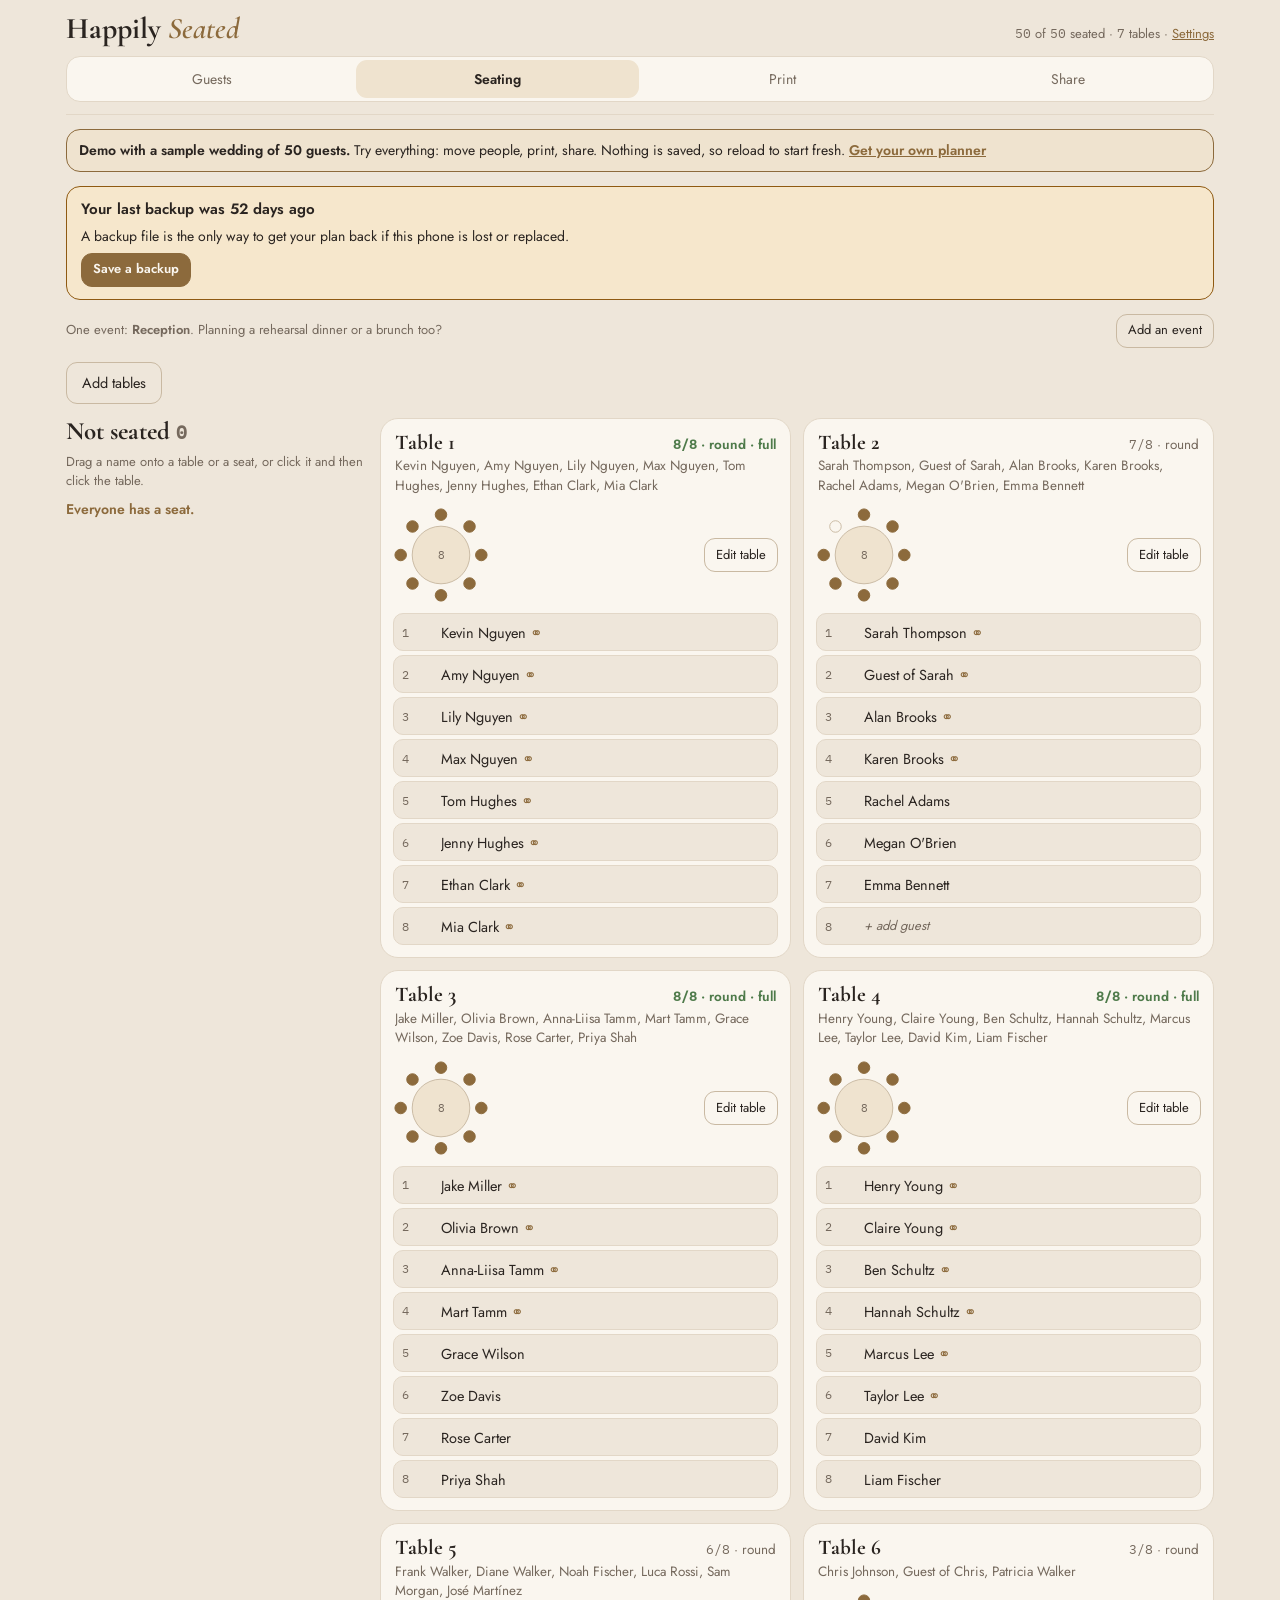
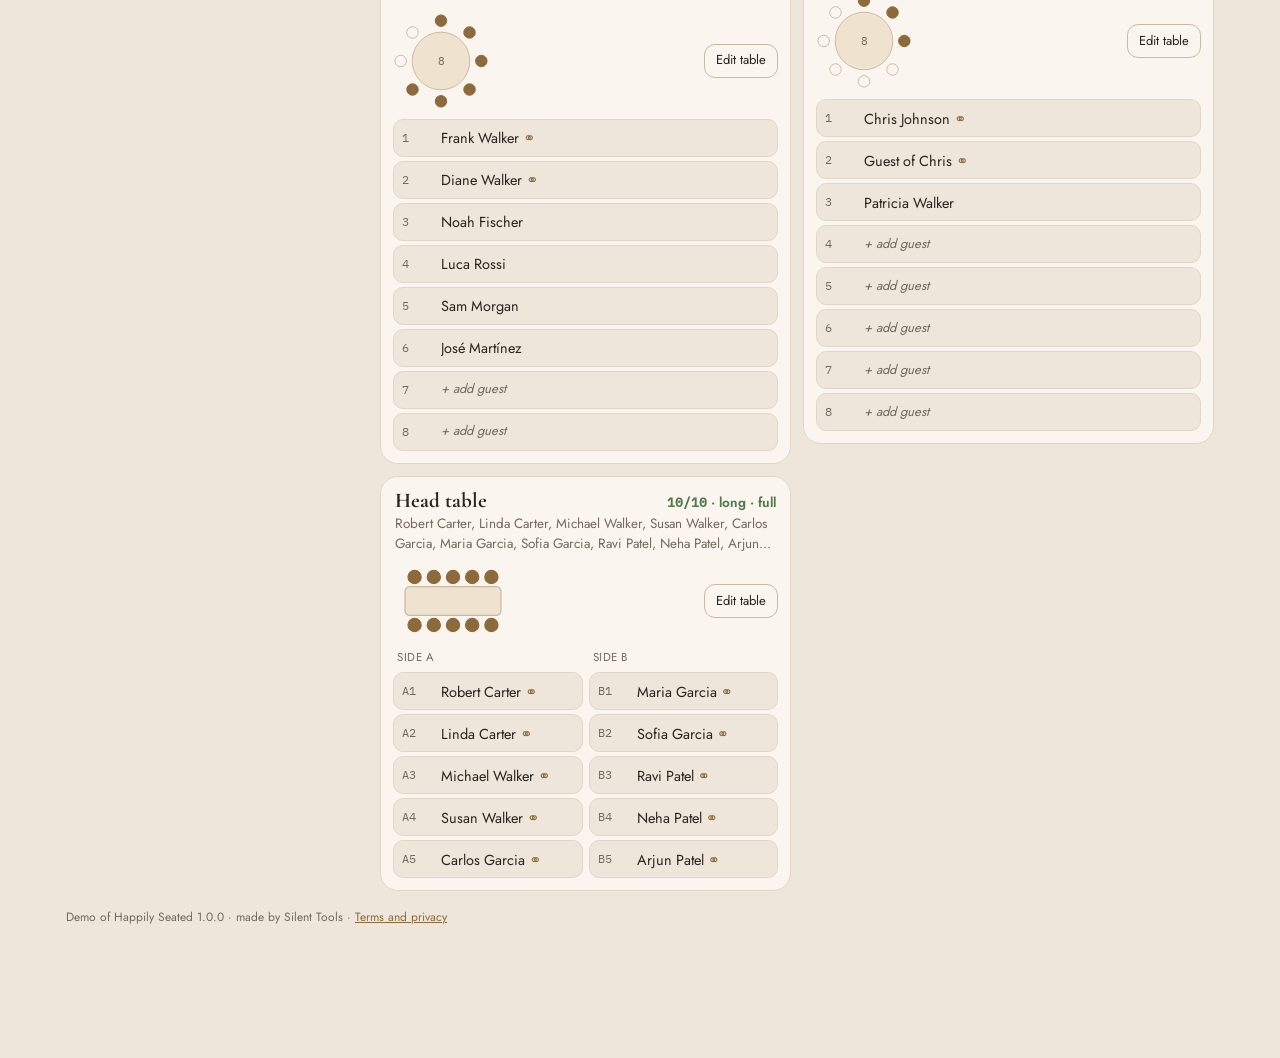
<file: happily-seated/demo/index.html>
<!doctype html>
<html lang="en">
<head>
<meta charset="utf-8">
<meta name="viewport" content="width=device-width,initial-scale=1,viewport-fit=cover">
<title>Happily Seated · Demo</title>
<meta name="description" content="A wedding seating planner for your phone and computer. Import your guest list, seat everyone, print and share. No account, your plan stays on your device.">
<meta name="theme-color" content="#EEE6DA" media="(prefers-color-scheme: light)">
<meta name="theme-color" content="#1A1714" media="(prefers-color-scheme: dark)">
<link rel="icon" type="image/png" sizes="192x192" href="../icon-192.png">
<link rel="apple-touch-icon" href="../icon-180.png">
<style>
html{font-size:17px;font:-apple-system-body;font-family:inherit}
:root{padding-top:env(safe-area-inset-top,0px);padding-bottom:env(safe-area-inset-bottom,0px)}
body{margin:0;-webkit-text-size-adjust:100%}
img{max-width:100%}
[hidden]{display:none!important}
.lock{margin-top:24px}
body::before{content:"";position:fixed;top:0;left:0;right:0;height:env(safe-area-inset-top,0px);background:var(--bg);z-index:60;pointer-events:none}
.foot a{color:var(--accent)}
.demo-bar{background:var(--accent-soft);border:1px solid var(--accent);border-radius:14px;padding:10px 12px;font-size:14px;line-height:1.45}.demo-bar a{font-weight:600;white-space:nowrap;color:var(--accent)}
</style>
<link rel="stylesheet" href="../../fonts.css">
<style>
/* Theme: Beige (warm paper, bronze accent). Same tokens as Rain or Shine. */
:root{
  --bg:#EEE6DA; --surface:#FAF6EF; --ink:#2A2420; --muted:#75695D; --line:#E2D7C7; --line-strong:#C9B9A2;
  --accent:#8C6A3C; --accent-soft:#EFE3CF; --warn:#8F5A12; --warn-soft:#F6E7CC; --danger:#A3322A; --danger-soft:#F5DCD8; --ok:#4E7A4A;
  --f-display:"Cormorant Garamond","Didot",Georgia,serif;
  --f-body:"Jost",system-ui,-apple-system,"Segoe UI",sans-serif;
  --f-data:"IBM Plex Mono",ui-monospace,Menlo,monospace;
  --d-weight:700;
}
@media (prefers-color-scheme: dark){:root:not([data-theme="light"]){
  --bg:#1A1714; --surface:#24201C; --ink:#EFE7DA; --muted:#A99C8B; --line:#36302A; --line-strong:#50473D;
  --accent:#D5B47E; --accent-soft:#3A2F22; --warn:#E8B565; --warn-soft:#3A2C17; --danger:#F08A80; --danger-soft:#3D1F1C; --ok:#8FC28A;
  color-scheme:dark;
}}
:root[data-theme="dark"]{
  --bg:#1A1714; --surface:#24201C; --ink:#EFE7DA; --muted:#A99C8B; --line:#36302A; --line-strong:#50473D;
  --accent:#D5B47E; --accent-soft:#3A2F22; --warn:#E8B565; --warn-soft:#3A2C17; --danger:#F08A80; --danger-soft:#3D1F1C; --ok:#8FC28A;
  color-scheme:dark;
}
*{box-sizing:border-box}
html,body{background:var(--bg)}
body{color:var(--ink);font-family:var(--f-body);font-size:0.8824rem;line-height:1.45;margin:0}
button,input,textarea,select{font:inherit;color:inherit}
button:focus-visible,input:focus-visible,textarea:focus-visible,select:focus-visible{outline:2px solid var(--accent);outline-offset:2px}
.app{max-width:480px;margin:0 auto;padding-inline:16px;padding-block:0 120px;min-width:0}
@media (min-width:900px){.app{max-width:1180px}}
header.top{display:flex;align-items:baseline;justify-content:space-between;gap:12px;padding-block:14px 12px;border-bottom:1px solid var(--line);flex-wrap:wrap}
.brand{font-family:var(--f-display);font-weight:var(--d-weight);font-size:1.7647rem;margin:0;line-height:1}
.brand em{font-style:italic;font-weight:600;color:var(--accent)}
.hdr-sub{font-size:0.7647rem;color:var(--muted)}
nav.tabs{flex:1 0 100%;display:grid;grid-template-columns:repeat(4,minmax(0,1fr));gap:2px;background:var(--surface);border:1px solid var(--line);border-radius:14px;padding:3px}
nav.tabs button{border:0;background:transparent;border-radius:11px;padding:9px 0;font-size:0.8235rem;color:var(--muted);cursor:pointer;min-width:0}
nav.tabs button[aria-current="page"]{background:var(--accent-soft);color:var(--ink);font-weight:600}
main{padding-block:14px 0;display:grid;gap:14px;grid-template-columns:minmax(0,1fr);min-width:0}
main>*{min-width:0}
h2{font-family:var(--f-display);font-weight:var(--d-weight);font-size:1.4706rem;margin:6px 0 0;line-height:1.1}
h3{font-size:0.8824rem;margin:0;font-weight:600}
.muted{color:var(--muted)}
.hint{font-size:0.7647rem;color:var(--muted);margin:0}
.lbl{font-size:0.7059rem;letter-spacing:.06em;text-transform:uppercase;color:var(--muted);font-weight:600}
.card{background:var(--surface);border:1px solid var(--line);border-radius:18px;padding:16px;display:grid;gap:12px;min-width:0}
textarea{width:100%;min-height:150px;border:1px solid var(--line-strong);border-radius:12px;padding:11px 12px;font-size:0.9412rem;background:var(--bg);resize:vertical}
input[type=text],input[type=number],input[type=search],select{width:100%;border:1px solid var(--line-strong);border-radius:10px;padding:9px 10px;font-size:0.9412rem;background:var(--bg);min-width:0}
.seg{display:grid;grid-template-columns:repeat(3,minmax(0,1fr));border:1px solid var(--line-strong);border-radius:12px;padding:3px;gap:3px}
.seg.two{grid-template-columns:repeat(2,minmax(0,1fr))}
.seg button{border:0;background:transparent;border-radius:9px;padding:10px 4px;font-size:0.8824rem;cursor:pointer;line-height:1.2;min-height:44px}
.seg button[aria-pressed="true"]{background:var(--accent);color:var(--surface);font-weight:600}
.btns{display:flex;gap:8px;flex-wrap:wrap;align-items:center}
.btn{border:1px solid var(--line-strong);background:transparent;border-radius:11px;padding:9px 15px;cursor:pointer;font-size:0.8529rem;min-height:42px}
.btn.primary{background:var(--accent);border-color:var(--accent);color:var(--surface);font-weight:600}
.btn.danger{border-color:var(--danger);color:var(--danger)}
.btn.small{padding:6px 11px;font-size:0.7647rem;min-height:34px}
.btn:disabled{opacity:.5;cursor:default}
label.btn{display:inline-flex;align-items:center}
.msg{font-size:0.8235rem;color:var(--danger);margin:0}
.toast{font-size:0.8235rem;color:var(--accent);font-weight:600;margin:0}
.vh{position:absolute;width:1px;height:1px;overflow:hidden;clip:rect(0 0 0 0);white-space:nowrap}
.empty{border:1px dashed var(--line-strong);border-radius:18px;padding:22px 16px;text-align:center;color:var(--muted);display:grid;gap:12px;justify-items:center}
.row{display:flex;align-items:center;justify-content:space-between;gap:8px 10px;flex-wrap:wrap}
.num{font-family:var(--f-data);font-variant-numeric:tabular-nums}
.pill{display:inline-block;font-size:0.7059rem;padding:1px 8px;border-radius:999px;border:1px solid var(--line-strong);color:var(--muted);white-space:nowrap}
.pill.warn{border-color:var(--warn);color:var(--warn);background:var(--warn-soft)}
.pill.grp{border-color:var(--accent);color:var(--accent)}

/* import preview */
.pv{display:grid;gap:6px}
.pv-item{display:grid;grid-template-columns:auto minmax(0,1fr);gap:4px 10px;align-items:start;background:var(--bg);border:1px solid var(--line);border-radius:12px;padding:9px 11px}
.pv-item.off{opacity:.55}
.pv-item input[type=checkbox]{width:20px;height:20px;margin:2px 0 0;accent-color:var(--accent)}
.pv-names{min-width:0;overflow-wrap:anywhere}
.pv-meta{grid-column:2;display:flex;gap:6px;flex-wrap:wrap}
.pv-meta .pill{white-space:normal;overflow-wrap:anywhere;max-width:100%}
.map{display:grid;gap:8px}
.map label{display:grid;grid-template-columns:minmax(0,1fr) minmax(0,1fr);gap:8px;align-items:center;font-size:0.8235rem}
.map label span{overflow:hidden;text-overflow:ellipsis;white-space:nowrap}

/* guest list */
.glist{display:grid;gap:6px}
.gi{display:grid;grid-template-columns:minmax(0,1fr) auto;gap:2px 10px;align-items:center;background:var(--surface);border:1px solid var(--line);border-radius:14px;padding:10px 12px}
.gi .nm{overflow-wrap:anywhere}
.gi .sub{grid-column:1;font-size:0.7353rem;color:var(--muted)}
.gi .act{grid-row:span 2;display:flex;gap:6px}
.ggroup{border:1px solid var(--line);border-radius:16px;padding:8px;display:grid;gap:6px;background:var(--accent-soft)}
.ggroup>.gh{display:flex;justify-content:space-between;align-items:center;gap:8px;padding:2px 4px;font-size:0.7647rem;color:var(--muted);flex-wrap:wrap}
.ggroup>.gh b{color:var(--ink);font-weight:600}
.edit{display:grid;gap:8px;background:var(--surface);border:1px solid var(--accent);border-radius:14px;padding:12px}

/* seating */
.seat-layout{display:grid;gap:14px;grid-template-columns:minmax(0,1fr)}
@media (min-width:900px){.seat-layout{grid-template-columns:300px minmax(0,1fr);align-items:start}.pool{position:sticky;top:12px;max-height:calc(100vh - 24px);overflow:auto}}
.pool{display:grid;gap:8px;align-content:start}
.pool-list{display:grid;gap:6px}
.pc{display:grid;gap:2px;text-align:left;width:100%;background:var(--surface);border:1px solid var(--line);border-radius:14px;padding:10px 12px;cursor:pointer;touch-action:manipulation}
.pc .pl{display:flex;align-items:center;gap:8px;flex-wrap:wrap}
.pc small{font-size:0.7353rem;color:var(--muted)}
.pc[aria-pressed="true"]{border-color:var(--accent);box-shadow:0 0 0 2px var(--accent);background:var(--accent-soft)}
.pool.drop-hot{outline:2px dashed var(--accent);outline-offset:4px;border-radius:16px}
.tables{display:grid;gap:12px;grid-template-columns:minmax(0,1fr)}
@media (min-width:1100px){.tables{grid-template-columns:repeat(2,minmax(0,1fr))}}
@media (min-width:1500px){.tables{grid-template-columns:repeat(3,minmax(0,1fr))}}
.tcard{background:var(--surface);border:1px solid var(--line);border-radius:18px;padding:12px;display:grid;gap:10px;min-width:0}
.tcard.drop-hot,.tcard.can-drop{border-color:var(--accent);box-shadow:0 0 0 2px var(--accent)}
.thead{display:flex;justify-content:space-between;align-items:center;gap:8px;flex-wrap:wrap}
.tname{font-family:var(--f-display);font-weight:var(--d-weight);font-size:1.2941rem;line-height:1.1}
.tcount{font-size:0.7647rem;color:var(--muted)}
.tcount.full{color:var(--ok);font-weight:600}
.tdiag{display:block;width:120px;height:auto;margin:0 auto}
.tdiag .tb{fill:var(--accent-soft);stroke:var(--line-strong)}
.tdiag .s0{fill:var(--surface);stroke:var(--line-strong)}
.tdiag .s1{fill:var(--accent);stroke:var(--accent)}
.tdiag text{font-family:var(--f-data);font-size:0.6471rem;fill:var(--muted)}
.seats{display:grid;gap:4px}
.seats.long{grid-template-columns:minmax(0,1fr) minmax(0,1fr);column-gap:6px}
.side-l{font-size:0.6765rem;color:var(--muted);text-transform:uppercase;letter-spacing:.05em;padding:2px 4px}
.seat{display:grid;grid-template-columns:2.2em minmax(0,1fr);align-items:center;gap:6px;text-align:left;width:100%;border:1px solid var(--line);background:var(--bg);border-radius:10px;padding:6px 8px;cursor:pointer;min-height:38px;touch-action:manipulation}
.seat .sn{font-family:var(--f-data);font-size:0.7059rem;color:var(--muted)}
.seat .who{overflow:hidden;text-overflow:ellipsis;white-space:nowrap;font-size:0.8529rem}
.seat.free .who{color:var(--muted);font-style:italic}
.seat.sel{border-color:var(--accent);box-shadow:0 0 0 2px var(--accent);background:var(--accent-soft)}
.seat.drop-hot{background:var(--accent-soft);border-color:var(--accent)}
.seat.grp .who::after{content:" ⚭";color:var(--accent)}
.ghost{position:fixed;z-index:100;pointer-events:none;background:var(--accent);color:var(--surface);border-radius:12px;padding:8px 12px;font-weight:600;box-shadow:0 8px 24px rgba(0,0,0,.25);transform:translate(10px,10px);max-width:260px;overflow:hidden;text-overflow:ellipsis;white-space:nowrap}
body.dragging{user-select:none;-webkit-user-select:none;cursor:grabbing}

/* bottom action bar (phone-friendly) */
.selbar{position:fixed;left:0;right:0;bottom:0;z-index:50;padding:10px 16px calc(10px + env(safe-area-inset-bottom,0px));background:var(--ink);color:var(--bg);display:flex;justify-content:center}
.selbar>div{max-width:720px;width:100%;display:grid;gap:8px}
.selbar p{margin:0;font-size:0.8824rem;line-height:1.35}
.selbar .btn{border-color:var(--bg);color:var(--bg);min-height:40px}
.selbar .btn.primary{background:var(--bg);color:var(--ink)}
.addt{display:grid;gap:10px}
.addt .f3{display:grid;grid-template-columns:repeat(2,minmax(0,1fr));gap:8px}
.addt label{display:grid;gap:4px;font-size:0.7647rem;color:var(--muted)}
.foot{font-size:0.7059rem;color:var(--muted);margin-top:18px}
.foot a{color:var(--accent)}

/* part 2: compact tables, quick fill, seating wishes */
.tcard{padding:0;gap:0;overflow:hidden}
.trow{display:grid;grid-template-columns:minmax(0,1fr) auto;gap:2px 10px;align-items:baseline;text-align:left;width:100%;border:0;background:transparent;padding:12px 14px;cursor:pointer;color:inherit;touch-action:manipulation}
.trow .tname{font-size:1.2353rem}
.tcount{font-size:0.7941rem;color:var(--muted)}
.tnames{grid-column:1/-1;font-size:0.7941rem;color:var(--muted);display:-webkit-box;-webkit-line-clamp:2;-webkit-box-orient:vertical;overflow:hidden;overflow-wrap:anywhere}
.twarn{grid-column:1/-1;font-size:0.7647rem;color:var(--warn);font-weight:600}
.twarn.hard{color:var(--danger)}
.tcard.no-drop{opacity:.5}
.tbody{display:grid;gap:10px;padding:0 12px 12px}
.trow2{display:flex;align-items:center;justify-content:space-between;gap:10px}
.trow2 .tdiag{margin:0}
.issues{margin:0;padding:8px 10px 8px 26px;border-radius:10px;background:var(--warn-soft);display:grid;gap:4px;font-size:0.7941rem}
.issues li.hard{color:var(--danger);font-weight:600}
.stools{display:flex;flex-wrap:wrap;gap:8px;align-items:center}
.fillbox{display:grid;gap:4px}
.seats.long .fillbox{grid-column:1/-1}
.fill{display:grid;grid-template-columns:2.2em minmax(0,1fr) auto;gap:6px;align-items:center;border:2px solid var(--accent);border-radius:10px;padding:4px 6px;background:var(--surface)}
.fill .sn{font-family:var(--f-data);font-size:0.7059rem;color:var(--muted)}
.fill input{border:0;background:transparent;padding:6px 2px}
.sugg{display:grid;gap:4px}
.sg{text-align:left;border:1px solid var(--line);background:var(--surface);border-radius:10px;padding:8px 10px;display:grid;gap:2px;cursor:pointer;color:inherit;min-height:44px}
.sg small{color:var(--muted);font-size:0.7353rem}
.sg.bad small{color:var(--danger)}
.sg:disabled{opacity:.5;cursor:default}
.seat.free .who{font-size:0.7647rem}
.modes{display:grid;gap:6px}
.modes button{text-align:left;border:1px solid var(--line-strong);background:var(--surface);border-radius:12px;padding:10px 12px;display:grid;gap:2px;cursor:pointer;color:inherit}
.modes button span{font-size:0.7647rem;color:var(--muted)}
.modes button[aria-pressed="true"]{border-color:var(--accent);box-shadow:0 0 0 2px var(--accent);background:var(--accent-soft)}
.chipset{display:flex;flex-wrap:wrap;gap:6px}
.chipt{border:1px solid var(--line-strong);background:transparent;border-radius:999px;padding:6px 12px;font-size:0.8235rem;cursor:pointer;color:inherit;min-height:36px}
.chipt[aria-pressed="true"]{background:var(--accent);border-color:var(--accent);color:var(--surface)}
.chips-row{grid-column:1/-1;display:flex;flex-wrap:wrap;gap:4px;margin-top:2px}
.pill.bad{border-color:var(--danger);color:var(--danger);background:var(--danger-soft);display:inline-flex;align-items:center;gap:4px;white-space:normal}
.pill .x{border:0;background:none;color:inherit;font-size:0.9412rem;line-height:1;padding:0 2px;cursor:pointer}
.seg.four{grid-template-columns:repeat(4,minmax(0,1fr))}
.seg.four button{font-size:0.8235rem}
.seg2{display:inline-flex;border:1px solid var(--line-strong);border-radius:999px;padding:2px;gap:2px;background:var(--surface)}
.seg2 button{border:0;background:transparent;border-radius:999px;padding:5px 10px;font-size:0.7353rem;cursor:pointer;color:inherit;white-space:nowrap}
.seg2 button[aria-pressed="true"]{background:var(--accent);color:var(--surface);font-weight:600}
.ggroup.loose{background:transparent;border-style:dashed}
.ws{display:grid;grid-template-columns:minmax(0,7.5em) minmax(0,1fr);gap:8px;align-items:center;font-size:0.8235rem}
.searchrow{display:grid;grid-template-columns:minmax(0,1fr) auto;gap:8px}
.linkbtn{border:0;background:none;color:var(--accent);text-decoration:underline;cursor:pointer;padding:0;font-size:inherit}
.tables-col{display:grid;gap:12px;min-width:0}
.tables{align-items:start}
.pl{display:flex;align-items:center;gap:8px;flex-wrap:wrap}

/* part 3: print and export. Paper is always white, so these colours are fixed on purpose. */
:root{--paper:#FFFFFF;--pink:#2A2420;--pmuted:#6F6458;--paccent:#8C6A3C;--pline:#D6C8B4}
#measure{position:absolute;left:-10000px;top:0;visibility:hidden;pointer-events:none}
#print{display:none}
.outs{display:grid;gap:8px}
@media (min-width:900px){.outs{grid-template-columns:repeat(2,minmax(0,1fr))}}
.outb{text-align:left;width:100%;background:var(--surface);border:1px solid var(--line);border-radius:14px;padding:12px 14px;display:grid;gap:2px;cursor:pointer;color:inherit}
.outb b{font-family:var(--f-display);font-size:1.1765rem}
.outb span{font-size:0.7941rem;color:var(--muted)}
.labvis{display:grid;gap:6px}
.lvd summary{cursor:pointer;font-weight:600;padding:4px 0;min-height:32px}
.lvd[open] summary{margin-bottom:8px}
.lv{display:flex;justify-content:space-between;align-items:center;gap:6px 10px;flex-wrap:wrap;border-bottom:1px solid var(--line);padding:4px 0 8px}
.pvw{display:grid;gap:6px;justify-items:center}
.pvp{position:relative;box-shadow:0 2px 12px rgba(40,25,10,.22);background:#fff;overflow:hidden}
.pvs{transform-origin:0 0;position:absolute;left:0;top:0}
.pvn{font-size:0.7059rem;color:var(--muted);margin-bottom:8px}
.sheet{font-variant-numeric:lining-nums;font-feature-settings:'lnum' 1;background:var(--paper);color:var(--pink);box-sizing:border-box;padding:14mm 13mm;overflow:hidden;display:flex;flex-direction:column;font-family:var(--f-body);font-size:10pt;line-height:1.35;position:relative;color-scheme:light;-webkit-print-color-adjust:exact;print-color-adjust:exact}
.ph{text-align:center;margin-bottom:7mm}
.ph-k{font-size:8.5pt;letter-spacing:.22em;text-transform:uppercase;color:var(--paccent);font-weight:600}
.ph-t{font-family:var(--f-display);font-weight:700;font-size:30pt;line-height:1.05;margin-top:2mm}
.ph-d{font-size:10.5pt;color:var(--pmuted);margin-top:1.5mm}
.ph.small{margin-bottom:4mm}
.flow{flex:1 1 auto;min-height:0;display:grid;grid-template-columns:repeat(var(--cols),minmax(0,1fr));grid-template-rows:minmax(0,1fr);column-gap:7mm}
.fcol{min-height:0;overflow:hidden}
.pt-table{padding:0 0 calc(5mm * var(--z,1))}
.pt-tname{font-family:var(--f-display);font-weight:700;font-size:calc(15pt * var(--z,1));line-height:1.15;border-bottom:.3mm solid var(--pline);padding-bottom:1mm;margin-bottom:1.5mm}
.pt-tname span{font-family:var(--f-body);font-size:8pt;font-weight:600;letter-spacing:.1em;text-transform:uppercase;color:var(--pmuted)}
.pt-names{list-style:none;margin:0;padding:0;font-size:calc(10pt * var(--z,1))}
.pt-names li{padding:.35mm 0}
.pt-empty{color:var(--pmuted);font-style:italic;font-size:9.5pt}
.fs-key{text-align:center;font-size:9pt;color:var(--pmuted);margin:-4mm 0 5mm}
.fs-letter{font-family:var(--f-display);font-weight:700;font-size:calc(17pt * var(--z,1));color:var(--paccent);line-height:1;margin:2.5mm 0 1mm}
.fs-row{display:flex;align-items:baseline;gap:1.5mm;padding:.45mm 0;font-size:calc(10pt * var(--z,1))}
.fs-n{white-space:nowrap;overflow:hidden;text-overflow:ellipsis;min-width:0}
.fs-dots{flex:1 1 3mm;border-bottom:.3mm dotted var(--pline);min-width:3mm;align-self:center;transform:translateY(1mm)}
.fs-t.word{font-family:var(--f-body);font-size:calc(8.5pt * var(--z,1));white-space:nowrap}
.fs-row .fs-n{flex:0 1 auto;white-space:normal;overflow:visible;line-height:1.2}
.fs-t{font-family:var(--f-data);font-size:calc(9.5pt * var(--z,1));white-space:nowrap;font-weight:500}
.s-two{padding:0}
.tc{height:50%;box-sizing:border-box;display:flex;flex-direction:column;align-items:center;justify-content:center;text-align:center;padding:12mm 18mm;gap:5mm;overflow:hidden}
.tc+.tc{border-top:.3mm dashed var(--pline)}
.tc-k{font-size:9pt;letter-spacing:.22em;text-transform:uppercase;color:var(--paccent);font-weight:600}
.tc-n{font-family:var(--f-display);font-weight:700;line-height:.85}
.tc-n small{display:block;font-size:22pt;font-weight:600;font-style:italic;color:var(--paccent);line-height:1.2}
.tc-n b{font-size:120pt;font-weight:700}
.tc-n.word{font-size:52pt;line-height:1}
.tc-n.word.long{font-size:36pt}
.tc-names{font-size:11.5pt;color:var(--pmuted);max-width:160mm;line-height:1.6;text-wrap:balance}
.tc-names.many{font-size:9pt}
.s-cards{padding:0;align-items:center;justify-content:center}
.cards{display:grid;grid-template-columns:repeat(2,88.9mm)}
.pc-card{width:88.9mm;height:50.8mm;box-sizing:border-box;outline:.25mm dashed var(--pline);outline-offset:-.125mm;position:relative}
.pc-card.fold{height:101.6mm}
.pc-card.fold::after{content:"";position:absolute;left:0;right:0;top:50%;border-top:.25mm dotted var(--pline)}
.pc-half{height:50.8mm;display:flex;flex-direction:column;align-items:center;justify-content:center;gap:2mm;padding:4mm 6mm;box-sizing:border-box;text-align:center;position:relative}
.pc-half.top{transform:rotate(180deg)}
.pc-name{font-family:var(--f-display);font-weight:700;font-size:22pt;line-height:1.05}
.pc-name.long{font-size:17pt}.pc-name.xlong{font-size:13.5pt}
.pc-t{font-size:8.5pt;letter-spacing:.2em;text-transform:uppercase;color:var(--paccent);font-weight:600}
.pc-m{position:absolute;right:4mm;bottom:3mm;font-size:7.5pt;color:var(--pmuted)}
.s-party{padding:16mm 14mm}
.pty{display:flex;flex-direction:column;flex:1 1 auto;min-height:0}
.pty-title{font-family:var(--f-display);font-style:italic;font-weight:700;font-size:calc(46pt * var(--k));text-align:center;line-height:1;margin:calc(3mm * var(--k)) 0 calc(9mm * var(--k))}
.pty-grid{display:grid;grid-template-columns:repeat(var(--pc),minmax(0,1fr));gap:calc(5mm * var(--k)) 6mm;align-content:start}
.pi{text-align:center;padding-top:calc(3mm * var(--k));border-top:.3mm solid var(--pline)}
.pi-n{font-family:var(--f-display);font-weight:700;font-size:calc(40pt * var(--k));line-height:1;color:var(--paccent)}
.pi-l{font-size:calc(10.5pt * var(--k));font-weight:600;text-transform:uppercase;letter-spacing:.12em;margin-top:1.2mm;line-height:1.25}
.pi-names{font-size:calc(8.5pt * var(--k));color:var(--pmuted);margin-top:1.2mm;font-style:italic;line-height:1.3}
.pty-foot{text-align:center;font-size:10pt;color:var(--pmuted);margin-top:auto;padding-top:5mm;border-top:.3mm solid var(--pline)}
.mt{width:100%;border-collapse:collapse;font-size:10pt}
.mt th,.mt td{border-bottom:.3mm solid var(--pline);padding:1.8mm 2mm;text-align:right;font-variant-numeric:tabular-nums}
.mt th:first-child,.mt td:first-child{text-align:left}
.mt thead th{font-size:8pt;letter-spacing:.1em;text-transform:uppercase;color:var(--paccent);font-weight:600}
.mt tfoot td{font-weight:700;border-top:.5mm solid var(--pink);border-bottom:0}
@media print{
  html,body{background:#fff!important}
  :root{padding:0!important}
  body>*:not(#print){display:none!important}
  #print{display:block!important}
  #print .sheet{break-after:page;page-break-after:always}
  #print .sheet:last-of-type{break-after:auto;page-break-after:auto}
}

.dtable{overflow-x:auto;border:1px solid var(--line);border-radius:12px;background:var(--surface)}
.dtable table{border-collapse:collapse;font-size:0.7647rem;min-width:100%}
.dtable th,.dtable td{padding:6px 10px;border-bottom:1px solid var(--line);text-align:left;white-space:nowrap}
.dtable th{font-size:0.6765rem;letter-spacing:.05em;text-transform:uppercase;color:var(--muted)}
.copyarea{min-height:280px;font-family:var(--f-data);font-size:0.8235rem;line-height:1.5}
.howto{margin:0;padding-left:22px;display:grid;gap:6px;font-size:0.8529rem}

/* part 5: share */
.viewing nav.tabs,.viewing #hdr,.viewing .foot,.viewing header.top{display:none}
.viewer{display:grid;gap:14px}
.vh-head{text-align:center;padding:10px 0 4px}
.vh-head .ph-k{font-size:0.7059rem;letter-spacing:.2em;text-transform:uppercase;color:var(--accent);font-weight:600}
.vh-t{font-family:var(--f-display);font-weight:700;font-size:2.3529rem;line-height:1.05;margin:6px 0 4px;text-wrap:balance}
.vh-d{color:var(--muted)}
.vhits{display:grid;gap:6px}
.vhit{display:flex;justify-content:space-between;gap:12px;align-items:baseline;background:var(--accent-soft);border-radius:10px;padding:10px 12px;font-size:1.0rem}
.vhit b{font-family:var(--f-display);font-size:1.1765rem;white-space:nowrap}
.vtables{display:grid;gap:10px;grid-template-columns:repeat(auto-fill,minmax(min(100%,220px),1fr));align-items:start}
.vt{background:var(--surface);border:1px solid var(--line);border-radius:14px;padding:12px 14px}
.vt-h{display:flex;justify-content:space-between;align-items:baseline;border-bottom:1px solid var(--line);padding-bottom:4px;margin-bottom:6px}
.vt-h b{font-family:var(--f-display);font-size:1.2353rem}
.vt-h span{color:var(--muted);font-size:0.7647rem}
.vt ul{list-style:none;margin:0;padding:0;display:grid;gap:2px}
.vmade{text-align:center;font-size:0.7647rem;color:var(--muted);margin:4px 0 0}
.vmade a{color:var(--accent)}
.linkarea{min-height:90px;font-family:var(--f-data);font-size:0.7059rem;word-break:break-all}
.opt{display:grid;grid-template-columns:auto minmax(0,1fr);gap:10px;align-items:center}
.opt span{font-size:0.7941rem;color:var(--muted)}
@media (max-width:380px){.opt{grid-template-columns:1fr}}
.notice{border:1px solid var(--warn);background:var(--warn-soft);border-radius:14px;padding:12px 14px;display:grid;gap:6px}
.notice p{margin:0;font-size:0.8235rem}
nav.tabs button{padding-inline:2px}

/* part 6: events */
.evbar{display:flex;flex-wrap:wrap;gap:8px 10px;align-items:center}
.evbar select{width:auto;flex:1 1 180px;max-width:100%}
.evbar .hint{flex:1 1 200px}
.evlist{display:grid;gap:8px}
.evrow{display:grid;grid-template-columns:minmax(0,1fr) auto;gap:6px 10px;align-items:center;border-bottom:1px solid var(--line);padding-bottom:8px}
.evrow .btns{grid-column:1/-1}
.pklist{display:grid;gap:4px;max-height:60vh;overflow:auto}
.pk{display:grid;grid-template-columns:auto minmax(0,1fr);gap:10px;align-items:start;padding:8px 10px;border:1px solid var(--line);border-radius:10px;background:var(--bg)}
.pk input,.evck input{width:20px;height:20px;accent-color:var(--accent);margin:0}
.evck{display:inline-flex;align-items:center;gap:6px;border:1px solid var(--line-strong);border-radius:999px;padding:6px 12px;font-size:0.8235rem}

/* part 7: settings, a2hs */
.hdr-sub .linkbtn{font-size:0.7647rem}
.tsizes{display:grid;grid-template-columns:repeat(2,minmax(0,1fr));gap:6px}
.tsizes button,.themes button{border:1px solid var(--line-strong);background:var(--surface);border-radius:12px;padding:10px 6px;cursor:pointer;color:inherit}
.tsizes button[aria-pressed="true"],.themes button[aria-pressed="true"]{border-color:var(--accent);box-shadow:0 0 0 1.5px var(--accent);font-weight:600}
.themes{display:grid;grid-template-columns:repeat(2,minmax(0,1fr));gap:6px}
.themes button{display:grid;gap:5px;justify-items:center;font-size:0.8235rem}
.sw{display:flex;gap:2px}.sw i{width:12px;height:12px;border-radius:3px;display:block;outline:1px solid rgba(127,127,127,.25)}
.a2hs{border:2px solid var(--danger);background:var(--danger-soft);border-radius:16px;padding:12px 14px;display:grid;gap:8px}
.a2hs .rtag{color:var(--danger);font-weight:700;font-size:0.7353rem;letter-spacing:.06em;text-transform:uppercase}
.a2hs h2{margin:0}
.a2hs b.t{color:var(--danger);font-size:0.8824rem}
.a2hs p{margin:0;font-size:0.8529rem;line-height:1.45}
.a2hs ol{margin:0;padding-left:22px;display:grid;gap:6px;font-size:0.8529rem}
.a2hs details summary,.card details summary{cursor:pointer;font-weight:600;color:var(--danger);font-size:0.8529rem;padding:4px 0}
.card details summary{color:var(--accent)}
.a2hs.gate p,.a2hs.gate ol{font-size:0.9412rem}
</style>

</head>
<body>
<div class="app">
  <header class="top">
    <h1 class="brand">Happily <em>Seated</em></h1>
    <div class="hdr-sub" id="hdr"></div>
    <nav class="tabs" id="tabs" aria-label="Views"></nav>
  </header>
  <main id="view"></main>
  <p class="foot">Demo of Happily Seated 1.0.0 · made by Silent Tools · <a href="../../terms.html">Terms and privacy</a></p>
</div>
<div id="bar"></div>
<div id="print"></div>

<script src="../../xlsx.full.min.js"></script>
<script>
(function(){
/* ---------- storage ---------- */
const KEY='seating.v1';
const uid=()=>Math.random().toString(36).slice(2,9)+Date.now().toString(36).slice(-3);
const now=()=>new Date().toISOString();
function fresh(){const ev=uid();return {schema:1,settings:{},events:[{id:ev,name:'Reception'}],cur:ev,guests:{},groups:{},tables:{[ev]:[]},seats:{[ev]:{}},rules:[]};}
function load(){try{const raw=localStorage.getItem(KEY);if(raw){const d=JSON.parse(raw);if(d&&d.schema===1&&d.guests)return d;}}catch(e){}return fresh();}
let DB={"schema":1,"settings":{"couple":"Emily & James","date":"Saturday, October 17, 2026","noA2HSWarn":true,"lastBackupAt":"2026-10-13T18:50:49.278Z"},"events":[{"id":"oejd1rxsgb","name":"Reception"}],"cur":"oejd1rxsgb","guests":{"bo4w5qmst6":{"id":"bo4w5qmst6","ord":1,"name":"Robert Carter","groupId":"tsp48gost5","side":"bride","meal":"Beef","tags":["retired teacher","golfer"],"note":"Parents of the bride","events":["oejd1rxsgb"],"createdAt":"2026-10-13T18:50:49.241Z","updatedAt":"2026-10-13T18:50:49.241Z"},"2av2mxfst6":{"id":"2av2mxfst6","ord":2,"name":"Linda Carter","groupId":"tsp48gost5","side":"bride","meal":"Salmon","tags":["nurse"],"note":"Parents of the bride","events":["oejd1rxsgb"],"createdAt":"2026-10-13T18:50:49.241Z","updatedAt":"2026-10-13T18:50:49.241Z"},"ja4qiqest6":{"id":"ja4qiqest6","ord":3,"name":"Michael Walker","groupId":"wmu7mngst6","side":"groom","meal":"Beef","tags":["dentist"],"note":"Parents of the groom","events":["oejd1rxsgb"],"createdAt":"2026-10-13T18:50:49.241Z","updatedAt":"2026-10-13T18:50:49.241Z"},"2nbkf9zst6":{"id":"2nbkf9zst6","ord":4,"name":"Susan Walker","groupId":"wmu7mngst6","side":"groom","meal":"Vegetarian","tags":["accountant"],"note":"Parents of the groom","events":["oejd1rxsgb"],"createdAt":"2026-10-13T18:50:49.241Z","updatedAt":"2026-10-13T18:50:49.241Z"},"2rqwnqrst6":{"id":"2rqwnqrst6","ord":5,"name":"Kevin Nguyen","groupId":"9z4rbr7st6","side":"bride","meal":"Beef","tags":["software engineer"],"note":"","events":["oejd1rxsgb"],"createdAt":"2026-10-13T18:50:49.241Z","updatedAt":"2026-10-13T18:50:49.241Z"},"fjz069tst6":{"id":"fjz069tst6","ord":6,"name":"Amy Nguyen","groupId":"9z4rbr7st6","side":"bride","meal":"Salmon","tags":[],"note":"","events":["oejd1rxsgb"],"createdAt":"2026-10-13T18:50:49.241Z","updatedAt":"2026-10-13T18:50:49.241Z"},"pc4btuist6":{"id":"pc4btuist6","ord":7,"name":"Lily Nguyen","groupId":"9z4rbr7st6","side":"bride","meal":"Kids meal","tags":[],"note":"","events":["oejd1rxsgb"],"createdAt":"2026-10-13T18:50:49.241Z","updatedAt":"2026-10-13T18:50:49.241Z"},"kijn0fbst6":{"id":"kijn0fbst6","ord":8,"name":"Max Nguyen","groupId":"9z4rbr7st6","side":"bride","meal":"Kids meal","tags":[],"note":"","events":["oejd1rxsgb"],"createdAt":"2026-10-13T18:50:49.241Z","updatedAt":"2026-10-13T18:50:49.241Z"},"xim2hzhst6":{"id":"xim2hzhst6","ord":9,"name":"Rose Carter","groupId":null,"side":"bride","meal":"Salmon","tags":["grandma"],"note":"Needs a seat near the exit","events":["oejd1rxsgb"],"createdAt":"2026-10-13T18:50:49.241Z","updatedAt":"2026-10-13T18:50:49.241Z"},"pzgdnk8st6":{"id":"pzgdnk8st6","ord":10,"name":"Sarah Thompson","groupId":"1lmeip7st6","side":"bride","meal":"Vegetarian","tags":["lawyer","maid of honor"],"note":"","events":["oejd1rxsgb"],"createdAt":"2026-10-13T18:50:49.241Z","updatedAt":"2026-10-13T18:50:49.241Z"},"su7evgsst6":{"id":"su7evgsst6","ord":11,"name":"Guest of Sarah","groupId":"1lmeip7st6","side":"bride","meal":"Beef","tags":[],"note":"","events":["oejd1rxsgb"],"createdAt":"2026-10-13T18:50:49.241Z","updatedAt":"2026-10-13T18:50:49.241Z"},"2l7qiszst6":{"id":"2l7qiszst6","ord":12,"name":"Jake Miller","groupId":"jaaauslst6","side":"bride","meal":"Beef","tags":["firefighter"],"note":"","events":["oejd1rxsgb"],"createdAt":"2026-10-13T18:50:49.241Z","updatedAt":"2026-10-13T18:50:49.241Z"},"m9pup4rst6":{"id":"m9pup4rst6","ord":13,"name":"Olivia Brown","groupId":"jaaauslst6","side":"bride","meal":"Vegetarian","tags":["yoga teacher"],"note":"","events":["oejd1rxsgb"],"createdAt":"2026-10-13T18:50:49.241Z","updatedAt":"2026-10-13T18:50:49.241Z"},"cxea931st6":{"id":"cxea931st6","ord":14,"name":"David Kim","groupId":null,"side":"groom","meal":"Beef","tags":["best man","marathon runner"],"note":"","events":["oejd1rxsgb"],"createdAt":"2026-10-13T18:50:49.241Z","updatedAt":"2026-10-13T18:50:49.241Z"},"vzhs14ost6":{"id":"vzhs14ost6","ord":15,"name":"Carlos Garcia","groupId":"ydearzrst6","side":"groom","meal":"Beef","tags":["chef"],"note":"","events":["oejd1rxsgb"],"createdAt":"2026-10-13T18:50:49.241Z","updatedAt":"2026-10-13T18:50:49.241Z"},"qdb5d8nst6":{"id":"qdb5d8nst6","ord":16,"name":"Maria Garcia","groupId":"ydearzrst6","side":"groom","meal":"Salmon","tags":["dentist"],"note":"","events":["oejd1rxsgb"],"createdAt":"2026-10-13T18:50:49.241Z","updatedAt":"2026-10-13T18:50:49.241Z"},"mb8jgwost6":{"id":"mb8jgwost6","ord":17,"name":"Sofia Garcia","groupId":"ydearzrst6","side":"groom","meal":"Kids meal","tags":[],"note":"","events":["oejd1rxsgb"],"createdAt":"2026-10-13T18:50:49.241Z","updatedAt":"2026-10-13T18:50:49.241Z"},"k2iepgqst6":{"id":"k2iepgqst6","ord":18,"name":"Tom Hughes","groupId":"wbq3lmest6","side":"bride","meal":"Beef","tags":["karaoke legend"],"note":"","events":["oejd1rxsgb"],"createdAt":"2026-10-13T18:50:49.241Z","updatedAt":"2026-10-13T18:50:49.241Z"},"zpeomupst6":{"id":"zpeomupst6","ord":19,"name":"Jenny Hughes","groupId":"wbq3lmest6","side":"bride","meal":"Salmon","tags":["teacher"],"note":"","events":["oejd1rxsgb"],"createdAt":"2026-10-13T18:50:49.241Z","updatedAt":"2026-10-13T18:50:49.241Z"},"btva4vgst6":{"id":"btva4vgst6","ord":20,"name":"Patricia Walker","groupId":null,"side":"groom","meal":"Salmon","tags":["retired"],"note":"","events":["oejd1rxsgb"],"createdAt":"2026-10-13T18:50:49.241Z","updatedAt":"2026-10-13T18:50:49.241Z"},"wcbwszdst6":{"id":"wcbwszdst6","ord":21,"name":"Frank Walker","groupId":"wra5n2pst6","side":"groom","meal":"Beef","tags":["fisherman"],"note":"Not next to Patricia","events":["oejd1rxsgb"],"createdAt":"2026-10-13T18:50:49.241Z","updatedAt":"2026-10-13T18:50:49.241Z"},"gdevnnhst6":{"id":"gdevnnhst6","ord":22,"name":"Diane Walker","groupId":"wra5n2pst6","side":"groom","meal":"Salmon","tags":[],"note":"Not next to Patricia","events":["oejd1rxsgb"],"createdAt":"2026-10-13T18:50:49.241Z","updatedAt":"2026-10-13T18:50:49.241Z"},"qw8sv8est6":{"id":"qw8sv8est6","ord":23,"name":"Chris Johnson","groupId":"0b5175jst6","side":"groom","meal":"Beef","tags":["sales director"],"note":"","events":["oejd1rxsgb"],"createdAt":"2026-10-13T18:50:49.241Z","updatedAt":"2026-10-13T18:50:49.241Z"},"zh3wmx7st6":{"id":"zh3wmx7st6","ord":24,"name":"Guest of Chris","groupId":"0b5175jst6","side":"groom","meal":"Beef","tags":[],"note":"","events":["oejd1rxsgb"],"createdAt":"2026-10-13T18:50:49.241Z","updatedAt":"2026-10-13T18:50:49.241Z"},"cj4quoyst6":{"id":"cj4quoyst6","ord":25,"name":"Rachel Adams","groupId":null,"side":"bride","meal":"Vegetarian","tags":["professor"],"note":"","events":["oejd1rxsgb"],"createdAt":"2026-10-13T18:50:49.241Z","updatedAt":"2026-10-13T18:50:49.241Z"},"ouqe5bcst6":{"id":"ouqe5bcst6","ord":26,"name":"Ben Schultz","groupId":"m5wd5m7st6","side":"groom","meal":"Beef","tags":["pilot"],"note":"","events":["oejd1rxsgb"],"createdAt":"2026-10-13T18:50:49.241Z","updatedAt":"2026-10-13T18:50:49.241Z"},"qn1dysrst6":{"id":"qn1dysrst6","ord":27,"name":"Hannah Schultz","groupId":"m5wd5m7st6","side":"groom","meal":"Salmon","tags":[],"note":"","events":["oejd1rxsgb"],"createdAt":"2026-10-13T18:50:49.241Z","updatedAt":"2026-10-13T18:50:49.241Z"},"awbyqf4st6":{"id":"awbyqf4st6","ord":28,"name":"Priya Shah","groupId":null,"side":"bride","meal":"Vegetarian","tags":["doctor"],"note":"","events":["oejd1rxsgb"],"createdAt":"2026-10-13T18:50:49.241Z","updatedAt":"2026-10-13T18:50:49.241Z"},"99bx8uast6":{"id":"99bx8uast6","ord":29,"name":"Marcus Lee","groupId":"1kfr3c1st6","side":"groom","meal":"Beef","tags":["photographer"],"note":"","events":["oejd1rxsgb"],"createdAt":"2026-10-13T18:50:49.241Z","updatedAt":"2026-10-13T18:50:49.241Z"},"t17xxk4st6":{"id":"t17xxk4st6","ord":30,"name":"Taylor Lee","groupId":"1kfr3c1st6","side":"groom","meal":"Salmon","tags":[],"note":"","events":["oejd1rxsgb"],"createdAt":"2026-10-13T18:50:49.241Z","updatedAt":"2026-10-13T18:50:49.241Z"},"1wa3xtnst6":{"id":"1wa3xtnst6","ord":31,"name":"Alan Brooks","groupId":"f3cmlyqst6","side":"groom","meal":"Salmon","tags":["professor"],"note":"","events":["oejd1rxsgb"],"createdAt":"2026-10-13T18:50:49.241Z","updatedAt":"2026-10-13T18:50:49.241Z"},"dnqish6st6":{"id":"dnqish6st6","ord":32,"name":"Karen Brooks","groupId":"f3cmlyqst6","side":"groom","meal":"Salmon","tags":["lawyer"],"note":"","events":["oejd1rxsgb"],"createdAt":"2026-10-13T18:50:49.241Z","updatedAt":"2026-10-13T18:50:49.241Z"},"5ekvvq6st6":{"id":"5ekvvq6st6","ord":33,"name":"Megan O'Brien","groupId":null,"side":"bride","meal":"Vegetarian","tags":["runner"],"note":"","events":["oejd1rxsgb"],"createdAt":"2026-10-13T18:50:49.241Z","updatedAt":"2026-10-13T18:50:49.241Z"},"f8g4457st6":{"id":"f8g4457st6","ord":34,"name":"José Martínez","groupId":null,"side":"groom","meal":"Beef","tags":["musician"],"note":"","events":["oejd1rxsgb"],"createdAt":"2026-10-13T18:50:49.241Z","updatedAt":"2026-10-13T18:50:49.241Z"},"y27a2bxst6":{"id":"y27a2bxst6","ord":35,"name":"Anna-Liisa Tamm","groupId":"xc3v5tist6","side":"bride","meal":"Salmon","tags":["architect"],"note":"Flying in from Estonia","events":["oejd1rxsgb"],"createdAt":"2026-10-13T18:50:49.241Z","updatedAt":"2026-10-13T18:50:49.241Z"},"eyso2czst6":{"id":"eyso2czst6","ord":36,"name":"Mart Tamm","groupId":"xc3v5tist6","side":"bride","meal":"Beef","tags":[],"note":"Flying in from Estonia","events":["oejd1rxsgb"],"createdAt":"2026-10-13T18:50:49.241Z","updatedAt":"2026-10-13T18:50:49.241Z"},"xavbb9tst6":{"id":"xavbb9tst6","ord":37,"name":"Liam Fischer","groupId":null,"side":"groom","meal":"Beef","tags":["student"],"note":"","events":["oejd1rxsgb"],"createdAt":"2026-10-13T18:50:49.241Z","updatedAt":"2026-10-13T18:50:49.241Z"},"oqugenmst6":{"id":"oqugenmst6","ord":38,"name":"Noah Fischer","groupId":null,"side":"groom","meal":"Beef","tags":["student"],"note":"","events":["oejd1rxsgb"],"createdAt":"2026-10-13T18:50:49.241Z","updatedAt":"2026-10-13T18:50:49.241Z"},"drc7v52st6":{"id":"drc7v52st6","ord":39,"name":"Ravi Patel","groupId":"ve13ipfst6","side":"groom","meal":"Vegetarian","tags":["software engineer"],"note":"","events":["oejd1rxsgb"],"createdAt":"2026-10-13T18:50:49.241Z","updatedAt":"2026-10-13T18:50:49.241Z"},"svw6qdxst6":{"id":"svw6qdxst6","ord":40,"name":"Neha Patel","groupId":"ve13ipfst6","side":"groom","meal":"Vegetarian","tags":["dentist"],"note":"","events":["oejd1rxsgb"],"createdAt":"2026-10-13T18:50:49.241Z","updatedAt":"2026-10-13T18:50:49.241Z"},"shltu5pst6":{"id":"shltu5pst6","ord":41,"name":"Arjun Patel","groupId":"ve13ipfst6","side":"groom","meal":"Kids meal","tags":[],"note":"","events":["oejd1rxsgb"],"createdAt":"2026-10-13T18:50:49.241Z","updatedAt":"2026-10-13T18:50:49.241Z"},"e6yk5u4st6":{"id":"e6yk5u4st6","ord":42,"name":"Grace Wilson","groupId":null,"side":"bride","meal":"Salmon","tags":["nurse"],"note":"","events":["oejd1rxsgb"],"createdAt":"2026-10-13T18:50:49.241Z","updatedAt":"2026-10-13T18:50:49.241Z"},"xbcjdb2st6":{"id":"xbcjdb2st6","ord":43,"name":"Ethan Clark","groupId":"pk2ppzrst6","side":"bride","meal":"Beef","tags":["teacher"],"note":"","events":["oejd1rxsgb"],"createdAt":"2026-10-13T18:50:49.241Z","updatedAt":"2026-10-13T18:50:49.241Z"},"ay18l55st6":{"id":"ay18l55st6","ord":44,"name":"Mia Clark","groupId":"pk2ppzrst6","side":"bride","meal":"Salmon","tags":["teacher"],"note":"","events":["oejd1rxsgb"],"createdAt":"2026-10-13T18:50:49.241Z","updatedAt":"2026-10-13T18:50:49.241Z"},"o4ze0x0st6":{"id":"o4ze0x0st6","ord":45,"name":"Luca Rossi","groupId":null,"side":"groom","meal":"Beef","tags":["chef"],"note":"","events":["oejd1rxsgb"],"createdAt":"2026-10-13T18:50:49.241Z","updatedAt":"2026-10-13T18:50:49.241Z"},"xkbau0gst6":{"id":"xkbau0gst6","ord":46,"name":"Emma Bennett","groupId":null,"side":"bride","meal":"Vegetarian","tags":["florist"],"note":"","events":["oejd1rxsgb"],"createdAt":"2026-10-13T18:50:49.241Z","updatedAt":"2026-10-13T18:50:49.241Z"},"3e0ndzbst6":{"id":"3e0ndzbst6","ord":47,"name":"Henry Young","groupId":"tg248fbst6","side":"groom","meal":"Beef","tags":["golfer"],"note":"","events":["oejd1rxsgb"],"createdAt":"2026-10-13T18:50:49.241Z","updatedAt":"2026-10-13T18:50:49.241Z"},"nvlh7etst6":{"id":"nvlh7etst6","ord":48,"name":"Claire Young","groupId":"tg248fbst6","side":"groom","meal":"Salmon","tags":[],"note":"","events":["oejd1rxsgb"],"createdAt":"2026-10-13T18:50:49.241Z","updatedAt":"2026-10-13T18:50:49.241Z"},"ifaryakst6":{"id":"ifaryakst6","ord":49,"name":"Zoe Davis","groupId":null,"side":"bride","meal":"Salmon","tags":["marathon runner"],"note":"","events":["oejd1rxsgb"],"createdAt":"2026-10-13T18:50:49.241Z","updatedAt":"2026-10-13T18:50:49.241Z"},"ow53u5nst6":{"id":"ow53u5nst6","ord":50,"name":"Sam Morgan","groupId":null,"side":"groom","meal":"Beef","tags":["firefighter"],"note":"Not next to Jake Miller","events":["oejd1rxsgb"],"createdAt":"2026-10-13T18:50:49.241Z","updatedAt":"2026-10-13T18:50:49.241Z"}},"groups":{"tsp48gost5":{"id":"tsp48gost5","name":"Carter","kind":"must"},"wmu7mngst6":{"id":"wmu7mngst6","name":"Walker","kind":"must"},"9z4rbr7st6":{"id":"9z4rbr7st6","name":"Nguyen","kind":"must"},"1lmeip7st6":{"id":"1lmeip7st6","name":"Thompson","kind":"must"},"jaaauslst6":{"id":"jaaauslst6","name":"Miller-Brown","kind":"must"},"ydearzrst6":{"id":"ydearzrst6","name":"Garcia","kind":"must"},"wbq3lmest6":{"id":"wbq3lmest6","name":"Hughes","kind":"must"},"wra5n2pst6":{"id":"wra5n2pst6","name":"Frank & Diane","kind":"must"},"0b5175jst6":{"id":"0b5175jst6","name":"Johnson","kind":"must"},"m5wd5m7st6":{"id":"m5wd5m7st6","name":"Schultz","kind":"must"},"1kfr3c1st6":{"id":"1kfr3c1st6","name":"Lee","kind":"must"},"f3cmlyqst6":{"id":"f3cmlyqst6","name":"Brooks","kind":"must"},"xc3v5tist6":{"id":"xc3v5tist6","name":"Tamm","kind":"must"},"ve13ipfst6":{"id":"ve13ipfst6","name":"Patel","kind":"must"},"pk2ppzrst6":{"id":"pk2ppzrst6","name":"Clark","kind":"must"},"tg248fbst6":{"id":"tg248fbst6","name":"Young","kind":"must"}},"tables":{"oejd1rxsgb":[{"id":"h722jtdsu6","name":"Table 1","shape":"round","seats":8},{"id":"s4x7f4dsu6","name":"Table 2","shape":"round","seats":8},{"id":"dhy13sysu6","name":"Table 3","shape":"round","seats":8},{"id":"tkgqev3su6","name":"Table 4","shape":"round","seats":8},{"id":"bgnjcyesu6","name":"Table 5","shape":"round","seats":8},{"id":"r8nzx4isu6","name":"Table 6","shape":"round","seats":8},{"id":"zg9afdksu6","name":"Head table","shape":"long","seats":10}]},"seats":{"oejd1rxsgb":{"h722jtdsu6":["2rqwnqrst6","fjz069tst6","pc4btuist6","kijn0fbst6","k2iepgqst6","zpeomupst6","xbcjdb2st6","ay18l55st6"],"s4x7f4dsu6":["pzgdnk8st6","su7evgsst6","1wa3xtnst6","dnqish6st6","cj4quoyst6","5ekvvq6st6","xkbau0gst6",null],"dhy13sysu6":["2l7qiszst6","m9pup4rst6","y27a2bxst6","eyso2czst6","e6yk5u4st6","ifaryakst6","xim2hzhst6","awbyqf4st6"],"tkgqev3su6":["3e0ndzbst6","nvlh7etst6","ouqe5bcst6","qn1dysrst6","99bx8uast6","t17xxk4st6","cxea931st6","xavbb9tst6"],"bgnjcyesu6":["wcbwszdst6","gdevnnhst6","oqugenmst6","o4ze0x0st6","ow53u5nst6","f8g4457st6",null,null],"r8nzx4isu6":["qw8sv8est6","zh3wmx7st6","btva4vgst6",null,null,null,null,null],"zg9afdksu6":["bo4w5qmst6","2av2mxfst6","ja4qiqest6","2nbkf9zst6","vzhs14ost6","qdb5d8nst6","mb8jgwost6","drc7v52st6","svw6qdxst6","shltu5pst6"]}},"rules":[{"id":"53wh8h0su7","kind":"apart","a":"ow53u5nst6","b":"2l7qiszst6"},{"id":"6q20m38su7","kind":"apart","a":"btva4vgst6","b":"wcbwszdst6"}],"seq":50,"labels":{"dentist":{"vis":"named"},"grandma":{"vis":"private"}}},storageOk=true;
function save(){storageOk=true;}
const esc=s=>String(s??'').replace(/[&<>"]/g,c=>({'&':'&amp;','<':'&lt;','>':'&gt;','"':'&quot;'}[c]));
const ev=()=>DB.cur;
const T=()=>DB.tables[ev()]||(DB.tables[ev()]=[]);
const SM=()=>DB.seats[ev()]||(DB.seats[ev()]={});

/* ---------- name parsing ---------- */
const normName=s=>String(s||'').toLowerCase().replace(/[^\p{L}\p{N}]+/gu,' ').trim();
const tidy=s=>String(s||'').replace(/\s+/g,' ').trim();
const words=s=>tidy(s).split(' ').filter(Boolean);
const TITLE=/^(dr|mr|mrs|ms|miss|mx|prof|rev|aunt|uncle|grandma|grandpa)\.?$/i;
const GENERIC=/^(?:guest|plus[ -]?one|\+ ?1|guest\s*\(plus[ -]?one\)|\(plus one\))$/i;
const nWords=s=>words(s).filter(w=>!TITLE.test(w)).length;
function surnameOf(base){
  let s=tidy(base).replace(/^the\s+/i,'').replace(/\s+(family|household|party)$/i,'');
  if(/^the\s+/i.test(tidy(base))&&/[^s]s$/i.test(s)&&!/ss$/i.test(s))s=s.replace(/s$/i,'');
  return s;
}
/* One line of a guest list -> {members:[...], group:'name'|null} */
function parseLine(raw){
  let line=tidy(String(raw).replace(/[\p{Extended_Pictographic}\u{FE0F}\u{200D}]/gu,'').replace(/^\s*(?:[-*•·–]|\d{1,3}[.)])\s+/,''));
  if(!line||/:\s*$/.test(line)||/^(bride|groom)'?s?\s+(side|family|friends)$/i.test(line))return null;
  line=line.replace(/[;,.]+$/,'');
  let extra=0,m;
  if((m=line.match(/^(.*?)\s*(?:\+\s*(\d{1,2})|\bplus\s+(one|two|1|2))$/i))&&m[1]){
    extra=m[2]?+m[2]:({one:1,two:2}[String(m[3]).toLowerCase()]||+m[3]);line=tidy(m[1]);
  }
  let count=0;
  if((m=line.match(/^(.*?)\s*[(\[]\s*(\d{1,2})\s*[)\]]$/))&&m[1]){count=+m[2];line=tidy(m[1]);}
  else if((m=line.match(/^(.*?)\s*[x×]\s*(\d{1,2})$/i))&&m[1]){count=+m[2];line=tidy(m[1]);}
  let parts=line.split(/\s+(?:&|and|\+|und|ja)\s+|\s*&\s*/i).map(tidy).filter(Boolean);
  if(parts.length>1)parts=parts.flatMap(x=>x.split(',')).map(tidy).filter(Boolean);
  if(parts.length===1&&line.includes(',')){
    const c=line.split(',').map(tidy).filter(Boolean);
    if(c.length===2&&words(c[0]).length===1&&words(c[1]).length===1)parts=[c[1]+' '+c[0]];
    else if(c.length>=2)parts=c;
  }
  let members=parts.slice(),group=null;
  if(members.length>1){
    const multi=members.filter(p=>nWords(p)>=2&&!GENERIC.test(p)),src=nWords(members[members.length-1])>=2?members[members.length-1]:multi[0];
    if(src){const sur=words(src).filter(w=>!TITLE.test(w)).slice(1).join(' ');members=members.map(p=>nWords(p)===1&&!GENERIC.test(p)?p+' '+sur:p);}
    members=members.map(p=>GENERIC.test(p)?`Guest of ${members.find(x=>!GENERIC.test(x))||'party'}`:p);
    group=members.length===2?members.join(' & '):members.join(', ');
  }
  const isFamily=members.length===1&&(count>1||/^the\s|\s(family|household)$/i.test(members[0]));
  if(isFamily){
    const base=members[0],sur=surnameOf(base),n=Math.max(count,2);
    group=/^the\s/i.test(base)?base:(/family$/i.test(base)?'The '+base:'The '+sur+' family');
    members=[];for(let i=1;i<=n;i++)members.push(`${sur} guest ${i}`);
    count=0;
  } else if(count>members.length){
    const sur=words(members[members.length-1]).slice(1).join(' ')||members[0];
    for(let i=members.length;i<count;i++)members.push(`${sur} guest ${i+1}`);
    group=group||members[0]+"'s party";
  }
  if(extra){
    const host=members[0];
    for(let i=1;i<=extra;i++)members.push(extra===1?`Guest of ${host}`:`Guest ${i} of ${host}`);
    group=group||`${host} +${extra}`;
  }
  if(members.length<2)group=null;
  return {members,group};
}
function normSide(v){const s=String(v||'').toLowerCase();if(/both|mutual|couple|shared/.test(s))return 'both';if(/bride|\bher\b|hers/.test(s))return 'bride';if(/groom|\bhis\b/.test(s))return 'groom';return '';}
/* a heading line like "Bride's side:" sets the side for the lines below it */
function sideHeading(line){const l=tidy(String(line).replace(/[\p{Extended_Pictographic}\u{FE0F}\u{200D}]/gu,''));if(!l||l.length>40)return null;if(!(/:\s*$/.test(l)||/^(bride|groom)'?s?\s+(side|family|friends|guests)$/i.test(l)))return null;const s=normSide(l);return s||null;}
/* columns for pasted Excel rows and imported files */
const FIELDS=[['skip','— ignore —'],['name','Full name'],['first','First name'],['last','Last name'],['group','Party / household'],['meal','Meal choice'],['tags','Labels'],['note','Note'],['more','Also coming (names)'],['rsvp','RSVP answer'],['side','Side (bride or groom)']];
function guessField(h){
  const s=String(h||'').toLowerCase().trim();
  if(!s)return 'skip';
  if(/^side$|whose side|bride or groom|guest of/.test(s))return 'side';
  if(/number|count|how many|#|timestamp|e-?mail|phone|address|type|table/.test(s))return 'skip';
  if(/with you|companion|plus.?one|additional|other guest|who.*com|guest names/.test(s))return 'more';
  if(/rsvp|attend|joining|status|will you|response/.test(s))return 'rsvp';
  if(/know|message|allerg|dietary|note|comment|remark/.test(s))return 'note';
  if(/first|given/.test(s))return 'first';
  if(/last|surname|family name/.test(s))return 'last';
  if(/party|household|group|invit|family|couple/.test(s))return 'group';
  if(/meal|entr[eé]e|menu|dinner|food|course/.test(s))return 'meal';
  if(/tag|label|role|job|hobby/.test(s))return 'tags';
  if(/note|comment|remark/.test(s))return 'note';
  if(/name|guest/.test(s))return 'name';
  return 'skip';
}
function looksHeader(row){return row.some(c=>guessField(c)!=='skip')&&!row.some(c=>/\s&\s/.test(String(c||'')));}
function parseRows(rows,mapping){
  rows=rows.map(r=>r.map(c=>tidy(c==null?'':String(c)))).filter(r=>r.some(Boolean));
  if(!rows.length)return {items:[],header:null,mapping:[]};
  let header=null;
  if(looksHeader(rows[0])){header=rows.shift();}
  const width=Math.max(...rows.map(r=>r.length),header?header.length:0);
  if(!mapping)mapping=[...Array(width)].map((_,i)=>header?guessField(header[i]):(i===0?'name':'skip'));
  const col=f=>mapping.indexOf(f);
  const iN=col('name'),iF=col('first'),iL=col('last'),iG=col('group'),iM=col('meal'),iT=col('tags'),iNo=col('note'),iMo=col('more'),iR=col('rsvp'),iS=col('side');
  const items=[],byGroup={};let declined=0;
  for(const r of rows){
    const g=k=>k>=0?(r[k]||''):'';
    let nm=iF>=0||iL>=0?tidy(g(iF)+' '+g(iL)):g(iN);
    if(!nm)continue;
    const ans=g(iR);
    if(ans&&!/no response|pending|awaiting|maybe|not yet/i.test(ans)&&/^\s*(no\b|not\b|declin|regret|sorry|can.?t|cannot|won.?t|unable)/i.test(ans)){declined++;continue;}
    const more=g(iMo).replace(/^(none|no|n\/a|-|just me)$/i,'');
    const p=parseLine(more?nm+' & '+more.replace(/\s+and\s+/gi,', '):nm);if(!p)continue;
    if(more&&p.members.length>1&&!p.group)p.group=p.members.join(' & ');
    const extra={side:normSide(g(iS)),meal:g(iM),tags:g(iT)?g(iT).split(/[,;]/).map(tidy).filter(Boolean):[],note:g(iNo)};
    const people=p.members.map(n=>({name:n,...extra}));
    const gk=g(iG);
    if(gk){
      if(byGroup[gk]){byGroup[gk].people.push(...people);continue;}
      byGroup[gk]={people,group:gk};items.push(byGroup[gk]);
    } else items.push({people,group:p.group});
  }
  items.forEach(it=>{
    const host=(it.people.find(x=>!GENERIC.test(x.name)&&!/^guest\b|plus one/i.test(x.name))||{}).name;
    it.people.forEach(x=>{if(GENERIC.test(x.name)||/^guest\s*\(?plus|\(plus one\)$/i.test(x.name))x.name=host?`Guest of ${host}`:'Guest';});
    if(it.people.length<2)it.group=null;else if(!it.group||/ party$/i.test(it.group)&&false)it.group=it.people.map(x=>x.name).join(' & ');});
  return {items,header,mapping,declined};
}
function parseText(text){
  const lines=String(text||'').split(/\r?\n/);
  const tabbed=lines.filter(l=>l.includes('\t')).length;
  if(tabbed>=Math.max(1,lines.filter(l=>l.trim()).length*0.5))return {kind:'rows',rows:lines.filter(l=>l.trim()).map(l=>l.split('\t'))};
  let ls=lines;
  if(lines.filter(l=>l.trim()).length===1&&/;/.test(lines.join('')))ls=lines.join('').split(';');
  const items=[];let side='';
  for(const l of ls){const h=sideHeading(l);if(h){side=h;continue;}const p=parseLine(l);if(p)items.push({people:p.members.map(n=>({name:n,side,meal:'',tags:[],note:''})),group:p.group});}
  return {kind:'lines',items};
}
/* mark duplicates against the list and within the batch */
function markDupes(items){
  const have=new Set(Object.values(DB.guests).map(g=>normName(g.name))),seen=new Set();
  for(const it of items)for(const p of it.people){const k=normName(p.name);p.dupe=have.has(k)?'already on your list':seen.has(k)?'twice in this list':'';seen.add(k);}
  for(const it of items)it.on=!it.people.every(p=>p.dupe);
  return items;
}

/* ---------- guests, groups and seating wishes ---------- */
function addItems(items){
  let n=0;const t=now();
  for(const it of items){
    if(!it.on)continue;
    const people=it.people.filter(p=>!p.dupe||it.keepDupes);
    if(!people.length)continue;
    let gid=null;
    if(it.group&&people.length>1){gid=uid();DB.groups[gid]={id:gid,name:it.group,kind:'must'};}
    for(const p of people){const id=uid();DB.seq=(DB.seq||0)+1;DB.guests[id]={id,ord:DB.seq,name:p.name,groupId:gid,side:p.side||'',meal:p.meal||'',tags:p.tags||[],note:p.note||'',events:[ev()],createdAt:t,updatedAt:t};n++;}
  }
  save();return n;
}
const byOrd=(a,b)=>(a.ord||0)-(b.ord||0)||a.createdAt.localeCompare(b.createdAt);
const inEv=(g,eid)=>!Array.isArray(g.events)||g.events.includes(eid||DB.cur);
const EG=()=>Object.values(DB.guests).filter(g=>inEv(g));
const multiEv=()=>DB.events.length>1;
const evName=()=>(DB.events.find(e=>e.id===DB.cur)||{}).name||'';
const members=gid=>Object.values(DB.guests).filter(g=>g.groupId===gid).sort((a,b)=>byOrd(a,b));
const grp=id=>{const g=DB.guests[id];return g&&g.groupId&&DB.groups[g.groupId]||null;};
const isMust=gr=>!!gr&&gr.kind!=='prefer';
const firstName=n=>String(n).split(' ')[0];
function cleanGroups(){
  for(const gid of Object.keys(DB.groups)){const m=members(gid);if(m.length<2){m.forEach(g=>g.groupId=null);delete DB.groups[gid];}}
  DB.rules=(DB.rules||[]).filter(r=>DB.guests[r.a]&&DB.guests[r.b]);
}
function removeGuest(id){unseat([id]);delete DB.guests[id];cleanGroups();save();}
const apartOf=id=>(DB.rules||[]).filter(r=>r.kind==='apart'&&(r.a===id||r.b===id)).map(r=>r.a===id?r.b:r.a).filter(x=>DB.guests[x]);
function addApart(a,b){if(!a||!b||a===b)return;DB.rules=DB.rules||[];if(!apartOf(a).includes(b))DB.rules.push({id:uid(),kind:'apart',a,b});save();}
function removeApart(a,b){DB.rules=(DB.rules||[]).filter(r=>!(r.kind==='apart'&&((r.a===a&&r.b===b)||(r.a===b&&r.b===a))));save();}
/* "Sit with": join the other guest's group, or start a together-if-possible pair */
function joinWith(id,other){
  const g=DB.guests[id],o=DB.guests[other];if(!g||!o||id===other)return;
  if(o.groupId&&DB.groups[o.groupId])g.groupId=o.groupId;
  else if(g.groupId&&DB.groups[g.groupId])o.groupId=g.groupId;
  else{const gid=uid();DB.groups[gid]={id:gid,name:`${o.name} & ${g.name}`,kind:'prefer'};g.groupId=o.groupId=gid;}
  removeApart(id,other);g.updatedAt=o.updatedAt=now();cleanGroups();save();
}
function allTags(){const m=new Map();for(const g of Object.values(DB.guests))for(const t of g.tags||[]){const k=t.toLowerCase();if(!m.has(k))m.set(k,t);}return [...m.values()].sort((a,b)=>a.localeCompare(b));}
const tagSet=ids=>new Set(ids.flatMap(id=>(DB.guests[id].tags||[]).map(x=>x.toLowerCase())));
function sideOfUnit(u){const c={};u.ids.forEach(id=>{const s=DB.guests[id].side;if(s)c[s]=(c[s]||0)+1;});return Object.keys(c).sort((a,b)=>c[b]-c[a])[0]||'';}
const SIDE_LABEL={bride:'Bride’s side',groom:'Groom’s side',both:'Both sides'};

/* ---------- seating ---------- */
function seatOf(id){const sm=SM();for(const tid in sm){const i=sm[tid].indexOf(id);if(i>=0)return {tid,i};}return null;}
function unseat(ids){const sm=SM();for(const tid in sm)sm[tid]=sm[tid].map(x=>ids.includes(x)?null:x);}
const tableById=tid=>T().find(t=>t.id===tid);
const arr=tid=>{const t=tableById(tid),sm=SM();if(!sm[tid])sm[tid]=[];while(sm[tid].length<t.seats)sm[tid].push(null);sm[tid].length=t.seats;return sm[tid];};
const free=tid=>arr(tid).filter(x=>!x||!DB.guests[x]).length;
const seated=()=>{const s=new Set();for(const a of Object.values(SM()))a.forEach(x=>x&&s.add(x));return s;};
/* order to walk the seats from a start seat, so a group sits side by side */
function walk(t,start){
  const n=t.seats,o=[];
  if(t.shape==='long'){const k=Math.ceil(n/2),side=start<k?0:1,a=side?[...Array(n-k)].map((_,i)=>k+i):[...Array(k)].map((_,i)=>i),b=side?[...Array(k)].map((_,i)=>i):[...Array(n-k)].map((_,i)=>k+i);
    const pos=a.indexOf(start);return [...a.slice(pos),...a.slice(0,pos).reverse(),...b];}
  for(let i=0;i<n;i++)o.push((start+i)%n);return o;
}
let HIST=[];
function snapshot(){HIST.push(JSON.stringify(SM()));if(HIST.length>50)HIST.shift();}
function undo(){const s=HIST.pop();if(s==null)return false;DB.seats[ev()]=JSON.parse(s);save();return true;}
/* place ids at table tid, starting at seat (or first free). Returns '' or an error message. */
function place(ids,tid,seat){
  const t=tableById(tid);if(!t||!ids.length)return 'Nothing to place.';
  const before=JSON.stringify(SM());
  const from=ids.length===1?seatOf(ids[0]):null;
  unseat(ids);
  const a=arr(tid);
  if(ids.length===1&&seat!=null){
    const occ=a[seat];
    a[seat]=ids[0];
    if(occ&&occ!==ids[0]){if(from&&!(from.tid===tid&&from.i===seat))arr(from.tid)[from.i]=occ;}
    return '';
  }
  const order=walk(t,seat==null?Math.max(0,a.findIndex(x=>!x)):seat).filter(i=>!a[i]);
  if(order.length<ids.length){DB.seats[ev()]=JSON.parse(before);return `${t.name} has ${order.length} free ${order.length===1?'seat':'seats'}, and ${ids.length} people need one.`;}
  ids.forEach((id,k)=>a[order[k]]=id);
  return '';
}
function addTables(shape,seats,count){
  const list=T();let next=list.reduce((m,t)=>{const k=+(String(t.name).match(/^Table (\d+)$/)||[])[1];return k>m?k:m;},0);
  for(let i=0;i<count;i++){const id=uid();list.push({id,name:`Table ${++next}`,shape,seats});SM()[id]=Array(seats).fill(null);}
  save();
}
function resizeTable(tid,seats){const t=tableById(tid);const a=arr(tid);const bumped=a.slice(seats).filter(Boolean);t.seats=seats;const n=arr(tid);bumped.forEach(id=>{const k=n.indexOf(null);if(k>=0)n[k]=id;});const lost=bumped.filter(id=>!n.includes(id)).length;save();return lost;}
function deleteTable(tid){DB.tables[ev()]=T().filter(t=>t.id!==tid);delete SM()[tid];save();}
/* who a seat touches: next to (and across, at a long table) */
function neighbours(t,i){
  const n=t.seats;
  if(t.shape==='long'){const k=Math.ceil(n/2),side=i<k?0:1,j=side?i-k:i,len=side?n-k:k,base=side?k:0,o={next:[],across:[]};
    if(j>0)o.next.push(base+j-1);if(j<len-1)o.next.push(base+j+1);const acr=side?j:k+j;if(acr<n&&(side?acr<k:true))o.across.push(acr);return o;}
  return {next:n>1?[...new Set([(i+n-1)%n,(i+1)%n])].filter(x=>x!==i):[],across:[]};
}

/* ---------- what each table needs to know ---------- */
const seatedAt=tid=>arr(tid).filter(x=>x&&DB.guests[x]);
function tableIssues(tid){
  const ids=seatedAt(tid),set=new Set(ids),out=[],seen=new Set();
  for(const id of ids)for(const o of apartOf(id))if(set.has(o)){const k=[id,o].sort().join();if(!seen.has(k)){seen.add(k);out.push({hard:true,text:`${DB.guests[id].name} and ${DB.guests[o].name} are meant to be kept apart.`});}}
  for(const id of ids){const gr=grp(id);if(!gr)continue;
    for(const m of members(gr.id)){if(m.id===id||set.has(m.id))continue;const at=seatOf(m.id);const k='w'+[id,m.id].sort().join();
      if(at&&!seen.has(k)){seen.add(k);out.push({hard:false,text:`${DB.guests[id].name} ${isMust(gr)?'came with':'would like to sit with'} ${m.name}, who is at ${tableById(at.tid).name}.`});}}}
  return out;
}
/* how well a unit of guests fits a table; -1e9 means it must not go there */
function unitScore(u,tid,mode){
  const ids=seatedAt(tid).filter(x=>!u.ids.includes(x)),set=new Set(ids);let s=0;
  for(const id of u.ids){
    if(apartOf(id).some(o=>set.has(o)))return -1e9;
    const gr=grp(id);if(gr)for(const m of members(gr.id))if(set.has(m.id))s+=isMust(gr)?80:50;
  }
  const ut=tagSet(u.ids),tt=ids.flatMap(id=>(DB.guests[id].tags||[]).map(x=>x.toLowerCase()));
  const overlap=tt.filter(x=>ut.has(x)).length,tagged=ids.filter(id=>(DB.guests[id].tags||[]).length).length;
  const us=sideOfUnit(u),sides=ids.map(id=>DB.guests[id].side).filter(x=>x&&x!=='both');
  const same=us&&us!=='both'?sides.filter(x=>x===us).length:0,other=us&&us!=='both'?sides.filter(x=>x!==us).length:0;
  if(mode==='side'){s+=same*6-other*8+overlap;if(!ids.length&&us&&us!=='both')s+=2;s+=ids.length*.1;}
  else if(mode==='mix'){s-=overlap*5;s+=(ut.size?tagged:0)*.5;s-=ids.length*.6;}
  else{s+=overlap*6+same-other;if(ut.size&&!overlap)s+=ids.length?-tagged*.5:3;s+=ids.length*.1;}
  return s;
}
function why(u,tid){
  const ids=seatedAt(tid).filter(x=>!u.ids.includes(x)),set=new Set(ids),r=[];
  for(const id of u.ids){const c=apartOf(id).find(o=>set.has(o));if(c)return {bad:true,text:`Keep apart from ${DB.guests[c].name}`};}
  for(const id of u.ids){const gr=grp(id);if(!gr)continue;const m=members(gr.id).find(x=>x.id!==id&&set.has(x.id));if(m){r.push(`Sits with ${m.name}`);break;}}
  const tt=tagSet(ids),sh=[...new Set(u.ids.flatMap(id=>DB.guests[id].tags||[]))].filter(x=>tt.has(x.toLowerCase()));
  if(sh.length)r.push('Also '+sh.slice(0,2).join(', '));
  const us=sideOfUnit(u);if(us&&us!=='both'&&ids.some(id=>DB.guests[id].side===us))r.push(SIDE_LABEL[us]);
  return {bad:false,text:r.join(' · ')};
}
function seatForMe(mode){
  snapshot();
  const freq={};Object.values(DB.guests).forEach(g=>(g.tags||[]).forEach(t=>{t=t.toLowerCase();freq[t]=(freq[t]||0)+1;}));
  const uf=u=>Math.max(0,...u.ids.flatMap(id=>(DB.guests[id].tags||[]).map(t=>freq[t.toLowerCase()]||0)));
  const units=poolUnits().sort((a,b)=>b.ids.length-a.ids.length||(mode==='side'?sideOfUnit(a).localeCompare(sideOfUnit(b)):uf(b)-uf(a)));
  let placed=0,left=0;
  for(const u of units){
    let best=null,bs=-Infinity;
    for(const t of T()){if(free(t.id)<u.ids.length)continue;const sc=unitScore(u,t.id,mode);if(sc>bs){bs=sc;best=t;}}
    if(!best||bs<=-1e8||place(u.ids,best.id,null)){left+=u.ids.length;continue;}
    placed+=u.ids.length;
  }
  if(!placed)HIST.pop();
  save();return {placed,left};
}

/* ---------- state ---------- */
const S={tab:'seating',inMode:'paste',paste:'',preview:null,msg:'',toast:'',editId:null,ed:null,q:'',sel:null,only:false,tmsg:'',amsg:'',addT:{shape:'round',seats:8,count:0},addOpen:false,editT:null,openT:null,showPool:false,fill:null,fillQ:'',auto:false,mode:'labels',out:null,oo:{sort:'last',names:true,pstyle:'flat',meal:true,crow:'guest',tline:'lines'},pvw:358,pages:null,omsg:'',oerr:false};
const MAXSEATS=120;
const isWide=()=>!!(window.matchMedia&&matchMedia('(min-width:900px)').matches);

/* ---------- header and tabs ---------- */
function renderTop(){
  const g=EG().map(g=>g.id).length,s=seated().size,t=T().length;
  document.getElementById('hdr').innerHTML=(g?`<span class="num">${s}</span> of <span class="num">${g}</span> seated · <span class="num">${t}</span> ${t===1?'table':'tables'} · `:'')+`<button class="linkbtn" data-act="open-settings">Settings</button>`;
  document.getElementById('tabs').innerHTML=[['guests','Guests'],['seating','Seating'],['print','Print'],['share','Share']].map(([k,l])=>`<button data-tab="${k}" ${S.tab===k?'aria-current="page"':''}>${l}</button>`).join('');
}

/* ---------- Guests view ---------- */
function inputCard(){
  const m=S.inMode;
  let h=`<section class="card"><h2 style="margin:0">Add guests</h2>
  <div class="seg" role="group" aria-label="How to add"><button data-in="paste" aria-pressed="${m==='paste'}">Paste a list</button><button data-in="file" aria-pressed="${m==='file'}">From a file</button><button data-in="type" aria-pressed="${m==='type'}">One by one</button></div>`;
  if(S.preview)return h+previewHtml()+`</section>`;
  if(m==='paste')h+=`<p class="hint">Paste names from an email, WhatsApp, Notes, or copy the columns straight from Excel or Google Sheets. One guest or one couple per line.</p>
    <textarea id="paste" placeholder="Bride’s side:&#10;Anna & Mark Smith&#10;Jessica Lee +1&#10;The Johnsons (4)&#10;Groom’s side:&#10;Uncle Bob">${esc(S.paste)}</textarea>
    <p class="hint">“Anna &amp; Mark Smith” becomes a couple that sits together. “+1” adds a plus-one. “(4)” makes a family of four. A line like “Bride’s side:” marks the side for the names below it.</p>
    <div class="btns"><button class="btn primary" data-act="parse">Check the list</button></div>`;
  else if(m==='file')h+=`<p class="hint">An Excel or CSV file: your own guest list, Google Forms answers, or an export from your RSVP website (The Knot, Zola and others). Next you choose which column is which.</p>
    <div class="btns"><label class="btn primary" for="gfile">Choose a file</label><input id="gfile" class="vh" type="file" accept=".xlsx,.xls,.csv,.tsv,.txt,.ods"></div>`;
  else h+=`<form id="one" class="btns" autocomplete="off" style="flex-wrap:nowrap"><input id="one-name" type="text" placeholder="Guest name" aria-label="Guest name" style="flex:1"><button class="btn primary" type="submit">Add</button></form>
    <p class="hint">Typing “Anna &amp; Mark Smith” adds a couple. Press Enter to add the next guest.</p>`;
  if(S.msg)h+=`<p class="msg" role="alert">${esc(S.msg)}</p>`;
  if(S.toast)h+=`<p class="toast" role="status">${esc(S.toast)}</p>`;
  return h+`</section>`;
}
function previewHtml(){
  const p=S.preview,its=p.items,on=its.filter(i=>i.on),n=on.reduce((s,i)=>s+i.people.filter(x=>!x.dupe||i.keepDupes).length,0),d=its.reduce((s,i)=>s+i.people.filter(x=>x.dupe).length,0),grp=on.filter(i=>i.group).length;
  let h='';
  if(p.mapping&&p.mapping.length>1||p.header){
    h+=`<div class="lbl">Which column is which?</div><div class="map">${p.mapping.map((f,i)=>`<label><span>${esc(p.header?p.header[i]||`Column ${i+1}`:`Column ${i+1}`)}${p.sample&&p.sample[i]?` <span class="muted">· ${esc(p.sample[i])}</span>`:''}</span><select data-map="${i}">${FIELDS.map(([k,l])=>`<option value="${k}" ${f===k?'selected':''}>${l}</option>`).join('')}</select></label>`).join('')}</div>`;
  }
  h+=`<div class="row"><div class="lbl">Found ${its.reduce((s,i)=>s+i.people.length,0)} guests</div>${grp?`<span class="pill grp">${grp} couples and families</span>`:''}${d?`<span class="pill warn">${d} possible ${d===1?'duplicate':'duplicates'}</span>`:''}</div>${p.declined?`<p class="hint">${p.declined} ${p.declined===1?'guest':'guests'} said they can’t come and ${p.declined===1?'is':'are'} left out.</p>`:''}`;
  if(!its.length)h+=`<p class="msg">No names found. Check the columns above, or go back and paste again.</p>`;
  h+=`<div class="pv">${its.map((it,i)=>{const x0=it.people[0],sides=[...new Set(it.people.map(x=>x.side).filter(Boolean))];
    return `<label class="pv-item ${it.on?'':'off'}"><input type="checkbox" data-pv="${i}" ${it.on?'checked':''}><span class="pv-names">${it.people.map(x=>`${esc(x.name)}${x.dupe?` <span class="pill warn">${x.dupe}</span>`:''}`).join(it.group?' &amp; ':'')}</span>
    ${it.group||x0.meal||x0.tags.length||sides.length?`<span class="pv-meta">${it.group?`<span class="pill grp">${it.group===it.people.map(x=>x.name).join(' & ')?'':esc(it.group)+' · '}${it.people.length===2?'couple, sits together':it.people.length+' sit together'}</span>`:''}${sides.map(s=>`<span class="pill">${SIDE_LABEL[s]}</span>`).join('')}${x0.meal?`<span class="pill">${esc(x0.meal)}</span>`:''}${x0.tags.map(t=>`<span class="pill">${esc(t)}</span>`).join('')}</span>`:''}</label>`;}).join('')}</div>
  <p class="hint">Untick anything you don’t want. You can rename guests and change who sits together later.</p>
  <div class="btns"><button class="btn primary" data-act="add-preview" ${n?'':'disabled'}>Add ${n} ${n===1?'guest':'guests'}</button><button class="btn" data-act="cancel-preview">Back</button></div>`;
  return h;
}
function editPanel(g){
  const e=S.ed,gr=grp(g.id),ap=apartOf(g.id);
  const others=Object.values(DB.guests).filter(x=>x.id!==g.id).sort((a,b)=>a.name.localeCompare(b.name));
  const tags=[...new Map([...allTags(),...e.tags].map(t=>[t.toLowerCase(),t])).values()];
  return `<div class="edit">
    <label class="lbl" for="e-name">Name</label><input id="e-name" type="text" value="${esc(e.name)}">
    <div class="lbl">Side</div>
    <div class="seg four" role="group" aria-label="Side">${[['bride','Bride'],['groom','Groom'],['both','Both'],['','Not set']].map(([k,l])=>`<button type="button" data-eside="${k}" aria-pressed="${e.side===k}">${l}</button>`).join('')}</div>
    <div class="lbl">Labels</div>
    ${tags.length?`<div class="chipset">${tags.map(t=>`<button type="button" class="chipt" data-etag="${esc(t)}" aria-pressed="${e.tags.some(x=>x.toLowerCase()===t.toLowerCase())}">${esc(t)}</button>`).join('')}</div>`:''}
    <div class="searchrow"><input id="e-tag" type="text" maxlength="30" placeholder="New label, e.g. golfer" aria-label="New label"><button type="button" class="btn small" data-act="e-addtag">Add</button></div>
    ${multiEv()?`<div class="lbl">Coming to</div><div class="chipset">${DB.events.map(e=>`<label class="evck"><input type="checkbox" data-eev="${e.id}" ${S.ed.events.includes(e.id)?'checked':''}> ${esc(e.name)}</label>`).join('')}</div>`:''}
    <label class="lbl" for="e-meal">Meal</label><input id="e-meal" type="text" value="${esc(e.meal)}" placeholder="e.g. Chicken">
    <div class="lbl">Seating wishes</div>
    ${gr?`<p class="hint">In <b>${esc(gr.name)}</b>, ${isMust(gr)?'always together':'together if possible'}. <button type="button" class="linkbtn" data-act="e-split" data-id="${g.id}">Take ${esc(firstName(g.name))} out of this group</button></p>`:''}
    <label class="ws" for="e-with"><span>Sit with</span><select id="e-with"><option value="">Choose a guest…</option>${others.filter(o=>!gr||o.groupId!==gr.id).map(o=>`<option value="${o.id}">${esc(o.name)}</option>`).join('')}</select></label>
    ${ap.length?`<div class="chipset">${ap.map(o=>`<span class="pill bad">Apart from ${esc(DB.guests[o].name)} <button type="button" class="x" data-unapart="${o}" aria-label="Stop keeping apart from ${esc(DB.guests[o].name)}">×</button></span>`).join('')}</div>`:''}
    <label class="ws" for="e-apart"><span>Keep apart from</span><select id="e-apart"><option value="">Choose a guest…</option>${others.filter(o=>!ap.includes(o.id)&&!(gr&&o.groupId===gr.id)).map(o=>`<option value="${o.id}">${esc(o.name)}</option>`).join('')}</select></label>
    <div class="btns"><button class="btn primary small" data-act="e-save" data-id="${g.id}">Save</button><button class="btn small" data-act="e-cancel">Cancel</button><button class="btn danger small" data-act="e-del" data-id="${g.id}">Remove guest</button></div></div>`;
}
function guestRow(g){
  if(S.editId===g.id&&S.ed)return editPanel(g);
  const at=seatOf(g.id),t=at&&tableById(at.tid),ap=apartOf(g.id);
  const evs=multiEv()?DB.events.filter(e=>inEv(g,e.id)):[];
  const sub=[multiEv()?(evs.length===DB.events.length?'All events':evs.length?evs.map(e=>esc(e.name)).join(', '):'No event'):'',t?`${esc(t.name)} · seat ${at.i+1}`:'Not seated yet',g.side?SIDE_LABEL[g.side]:'',g.meal?esc(g.meal):''].filter(Boolean).join(' · ');
  const chips=[...(g.tags||[]).map(x=>`<span class="pill">${esc(x)}</span>`),...ap.map(o=>`<span class="pill bad">Apart from ${esc(DB.guests[o].name)}</span>`)].join('');
  return `<div class="gi"><span class="nm">${esc(g.name)}</span><span class="act"><button class="btn small" data-act="e-open" data-id="${g.id}">Edit</button></span><span class="sub">${sub}</span>${chips?`<span class="chips-row">${chips}</span>`:''}</div>`;
}
function guestsView(){
  let h=inputCard();
  const all=Object.values(DB.guests);
  if(!all.length)return h+`<div class="empty"><div>Your guest list is empty. Paste it above and the planner sorts out couples and families for you.</div></div>`;
  const q=normName(S.q),match=g=>!q||normName(g.name+' '+(g.tags||[]).join(' ')).includes(q);
  h+=`<div class="row"><h2>Guest list <span class="muted num" style="font-size:1.0588rem">${all.length}</span></h2></div>
    <input id="gq" type="search" placeholder="Find a guest or a label" aria-label="Find a guest or a label" value="${esc(S.q)}">`;
  const done=new Set(),blocks=[];
  for(const g of all.sort((a,b)=>byOrd(a,b))){
    if(done.has(g.id))continue;
    const gr=grp(g.id);
    if(gr){const m=members(gr.id);m.forEach(x=>done.add(x.id));if(!m.some(match))continue;
      blocks.push(`<div class="ggroup ${isMust(gr)?'':'loose'}"><div class="gh"><span><b>${esc(gr.name)}</b> · ${m.length}</span>
        <span class="seg2" role="group" aria-label="How they sit"><button data-gkind="${gr.id}:must" aria-pressed="${isMust(gr)}">Always together</button><button data-gkind="${gr.id}:prefer" aria-pressed="${!isMust(gr)}">If possible</button></span></div>${m.map(guestRow).join('')}</div>`);}
    else{done.add(g.id);if(match(g))blocks.push(guestRow(g));}
  }
  h+=`<p class="hint"><b>Always together</b> moves as one, like a couple. <b>If possible</b> means each person moves on their own, and the planner suggests the same table, like a father and his grown-up daughter.</p>`;
  h+=`<div class="glist">${blocks.join('')||'<p class="hint">No guest matches.</p>'}</div>`;
  h+=S.confirmReset?`<div class="card"><p style="margin:0"><b>Delete all ${all.length} guests and ${T().length} tables?</b> This can’t be undone.</p><div class="btns"><button class="btn danger" data-act="reset-yes">Delete everything</button><button class="btn" data-act="reset-no">Keep my plan</button></div></div>`:`<div class="btns"><button class="btn small" data-act="reset">Start over</button></div>`;
  return h;
}

/* ---------- Seating view ---------- */
/* units: an unseated always-together group, or one unseated person */
function poolUnits(){
  const s=seated(),out=[],done=new Set();
  for(const g of EG().sort((a,b)=>byOrd(a,b))){
    if(done.has(g.id)||s.has(g.id))continue;
    const gr=grp(g.id);
    if(isMust(gr)){const all=members(gr.id).filter(x=>inEv(x)),m=all.filter(x=>!s.has(x.id));m.forEach(x=>done.add(x.id));
      out.push({key:'g:'+gr.id,ids:m.map(x=>x.id),label:m.length===all.length?gr.name:m.map(x=>x.name).join(' & '),sub:m.length>1?m.map(x=>x.name).join(', '):'The rest of '+gr.name+' is seated'});}
    else{done.add(g.id);const mates=gr?members(gr.id).filter(x=>x.id!==g.id&&inEv(x)).map(x=>x.name):[];
      out.push({key:'p:'+g.id,ids:[g.id],label:g.name,sub:mates.length?'Would like to sit with '+mates.join(', '):''});}
  }
  return out;
}
const unitTags=u=>[...new Set(u.ids.flatMap(id=>DB.guests[id].tags||[]))];
function selIds(){return S.sel?S.sel.ids:[];}
function selFromGuest(id){
  const g=DB.guests[id];if(!g)return null;const gr=grp(id);
  if(isMust(gr)&&!S.only){const m=members(gr.id).filter(x=>inEv(x));return {key:'g:'+gr.id,ids:m.map(x=>x.id),label:gr.name,from:id};}
  return {key:'p:'+id,ids:[id],label:g.name,from:id};
}
function diag(t){
  const a=arr(t.id),n=t.seats;
  if(t.shape==='long'){const k=Math.ceil(n/2),w=Math.max(4,k)*16+20;let g=`<rect class="tb" x="10" y="18" width="${w-20}" height="24" rx="4"/>`;
    for(let i=0;i<n;i++){const side=i<k?0:1,j=side?i-k:i,x=18+j*16+(w-20-Math.max(k,1)*16)/2;g+=`<circle class="${a[i]?'s1':'s0'}" cx="${x}" cy="${side?50:10}" r="5.5"/>`;}
    return `<svg class="tdiag" viewBox="0 0 ${w} 60" aria-hidden="true">${g}</svg>`;}
  let g=`<circle class="tb" cx="50" cy="50" r="30"/><text x="50" y="54" text-anchor="middle">${n}</text>`;
  for(let i=0;i<n;i++){const ang=-Math.PI/2+i*2*Math.PI/n;g+=`<circle class="${a[i]?'s1':'s0'}" cx="${(50+42*Math.cos(ang)).toFixed(1)}" cy="${(50+42*Math.sin(ang)).toFixed(1)}" r="6"/>`;}
  return `<svg class="tdiag" viewBox="0 0 100 100" style="width:96px" aria-hidden="true">${g}</svg>`;
}
function suggHtml(){
  const f=S.fill;if(!f)return '';
  const t=tableById(f.tid);if(!t)return '';
  const q=normName(S.fillQ),fr=free(f.tid),units=poolUnits();
  let list,head;
  if(q){const ws=q.split(' ');list=units.filter(u=>{const h=normName([u.label,...u.ids.map(id=>DB.guests[id].name),...unitTags(u)].join(' ')).split(' ');return ws.every(w=>h.some(x=>x.startsWith(w)));}).slice(0,8);head='';}
  else{list=units.map(u=>({u,s:unitScore(u,f.tid,'labels')})).filter(x=>x.s>-1e8).sort((a,b)=>b.s-a.s).slice(0,5).map(x=>x.u);head=list.length?'<div class="lbl">Suggested for this table</div>':'';}
  if(!units.length)return `<p class="hint">Everyone already has a seat.</p>`;
  if(!list.length)return `<p class="hint">No one who isn’t seated matches “${esc(S.fillQ)}”.</p>`;
  return head+list.map(u=>{const w=why(u,f.tid),big=u.ids.length>fr;
    const note=w.bad?w.text:big?`Needs ${u.ids.length} seats, ${fr} free here`:[u.ids.length>1?u.ids.map(id=>firstName(DB.guests[id].name)).join(', '):'',w.text].filter(Boolean).join(' · ');
    return `<button type="button" class="sg ${w.bad?'bad':''}" data-fill="${u.key}" ${big?'disabled':''}><span class="pl"><span>${esc(u.label)}</span>${u.ids.length>1?`<span class="pill grp">${u.ids.length}</span>`:''}</span>${note?`<small>${esc(note)}</small>`:''}</button>`;}).join('')
    +(S.fmsg?`<p class="msg">${esc(S.fmsg)}</p>`:'');
}
function seatBtn(t,i,label){
  if(S.fill&&S.fill.tid===t.id&&S.fill.i===i)
    return `<div class="fillbox"><div class="fill"><span class="sn">${label}</span><input id="fill-q" type="search" placeholder="Type a name" aria-label="Type a guest’s name for seat ${label}" autocomplete="off" autocapitalize="words" value="${esc(S.fillQ)}"><button type="button" class="btn small" data-act="fill-x">Close</button></div><div id="sugg" class="sugg">${suggHtml()}</div></div>`;
  const id=arr(t.id)[i],g=id&&DB.guests[id],sel=g&&selIds().includes(id);
  return `<button class="seat ${g?'':'free'} ${sel?'sel':''} ${g&&grp(id)?'grp':''}" data-seat="${t.id}:${i}" data-drop="seat" ${g?`data-drag="p:${id}"`:''}><span class="sn">${label}</span><span class="who">${g?esc(g.name):(S.sel?'empty':'+ add guest')}</span></button>`;
}
function tableCard(t,wide){
  const ids=seatedAt(t.id),used=ids.length,full=used===t.seats,iss=tableIssues(t.id),open=wide||S.openT===t.id;
  const need=S.sel?S.sel.ids.filter(x=>!ids.includes(x)).length:0,fits=S.sel&&free(t.id)>=need;
  const names=ids.map(id=>DB.guests[id].name).join(', ');
  let h=`<section class="tcard ${open?'open':''} ${S.sel?(fits?'can-drop':'no-drop'):''}" data-drop="table" data-tid="${t.id}">
    <button class="trow" data-topen="${t.id}" aria-expanded="${open}"><span class="tname">${esc(t.name)}</span><span class="tcount ${full?'full':''}"><span class="num">${used}/${t.seats}</span> · ${t.shape==='long'?'long':'round'}${full?' · full':''}</span>
      <span class="tnames">${names?esc(names):'No one yet'}</span>
      ${iss.length?`<span class="twarn ${iss.some(i=>i.hard)?'hard':''}">${iss.some(i=>i.hard)?'Needs a look':'A seating wish'}: ${iss.length} ${iss.length===1?'note':'notes'}</span>`:''}</button>`;
  if(open){
    h+=`<div class="tbody">`;
    if(iss.length)h+=`<ul class="issues">${iss.map(i=>`<li class="${i.hard?'hard':''}">${esc(i.text)}</li>`).join('')}</ul>`;
    if(S.editT===t.id&&S.et)h+=`<div class="edit"><div class="addt"><div class="seg two" role="group" aria-label="Table shape"><button type="button" data-etshape="round" aria-pressed="${S.et.shape==='round'}">Round</button><button type="button" data-etshape="long" aria-pressed="${S.et.shape==='long'}">Long</button></div><div class="f3"><label>Name<input id="et-name" type="text" value="${esc(S.et.name)}"></label><label>Seats<input id="et-seats" type="number" min="1" max="120" inputmode="numeric" value="${S.et.seats}"></label></div>
      <div class="btns"><button class="btn primary small" data-act="t-save" data-tid="${t.id}">Save</button><button class="btn small" data-act="t-clear" data-tid="${t.id}">Empty this table</button><button class="btn danger small" data-act="t-del" data-tid="${t.id}">Delete table</button><button class="btn small" data-act="t-cancel">Cancel</button></div></div></div>`;
    h+=`<div class="trow2">${diag(t)}<button class="btn small" data-act="t-edit" data-tid="${t.id}">Edit table</button></div>`;
    if(t.shape==='long'){const k=Math.ceil(t.seats/2);h+=`<div class="seats long"><div class="side-l">Side A</div><div class="side-l">Side B</div>`;
      for(let j=0;j<k;j++){h+=seatBtn(t,j,'A'+(j+1));h+=k+j<t.seats?seatBtn(t,k+j,'B'+(j+1)):'<span></span>';}h+=`</div>`;}
    else h+=`<div class="seats">${[...Array(t.seats)].map((_,i)=>seatBtn(t,i,i+1)).join('')}</div>`;
    h+=`</div>`;
  }
  return h+`</section>`;
}
function tableFields(){
  const a=S.addT;
  return `<div class="seg two" role="group" aria-label="Table shape"><button data-shape="round" aria-pressed="${a.shape==='round'}">Round</button><button data-shape="long" aria-pressed="${a.shape==='long'}">Long</button></div>
    <div class="f3"><label>How many tables<input id="at-count" type="number" min="1" max="60" inputmode="numeric" value="${a.count||1}"></label><label>Seats at each<input id="at-seats" type="number" min="1" max="120" inputmode="numeric" value="${a.seats}"></label></div>`;
}
function setupTables(guests){
  if(!S.addT.touched)S.addT.count=Math.max(1,Math.ceil(guests/S.addT.seats));
  return `<section class="card addt"><h2 style="margin:0">Set up your tables</h2>
    <p class="hint">You have ${guests} ${guests===1?'guest':'guests'}. ${Math.ceil(guests/8)} round tables of 8 seat everyone. Mix in long tables later if you need them.</p>
    ${tableFields()}<div class="btns"><button class="btn primary" data-act="t-add">Create tables</button></div></section>`;
}
function autoCard(left){
  const hasTags=allTags().length>0,hasSide=Object.values(DB.guests).some(g=>g.side);
  const M=[['labels','By labels','Guests who share a label sit together: golfers, teachers, dentists.'],['side','By side','The bride’s side and the groom’s side get their own tables.'],['mix','Mix it up','Different labels at each table, so people meet someone new.']];
  const warn=S.mode==='side'&&!hasSide?'No guest has a side yet. Set it under Guests → Edit, or start a pasted list with “Bride’s side:”.':S.mode!=='side'&&!hasTags?'No guest has a label yet. Add labels under Guests → Edit, or import a file with a Labels column.':'';
  return `<section class="card"><h3>Seat the rest for me</h3>
    <p class="hint">Fills empty seats with the ${left} ${left===1?'guest':'guests'} who don’t have one. Guests you already seated stay put. Couples stay together, and people you keep apart get different tables.</p>
    <div class="modes" role="group" aria-label="How to group">${M.map(([k,l,d])=>`<button type="button" data-mode="${k}" aria-pressed="${S.mode===k}"><b>${l}</b><span>${d}</span></button>`).join('')}</div>
    ${warn?`<p class="hint" style="color:var(--warn)">${warn}</p>`:''}
    <div class="btns"><button class="btn primary" data-act="auto-go">Seat ${left} ${left===1?'guest':'guests'}</button><button class="btn" data-act="auto-x">Cancel</button></div></section>`;
}
function poolList(units){
  return units.length?`<div class="pool-list">${units.map(u=>{const tg=unitTags(u),sd=sideOfUnit(u);
    return `<button class="pc" data-unit="${u.key}" data-drag="${u.key}" aria-pressed="${!!(S.sel&&S.sel.key===u.key&&!S.sel.from)}"><span class="pl"><span>${esc(u.label)}</span>${u.ids.length>1?`<span class="pill grp">${u.ids.length}</span>`:''}</span>${u.sub?`<small>${esc(u.sub)}</small>`:''}${tg.length||sd?`<small>${[sd?SIDE_LABEL[sd]:'',...tg].filter(Boolean).map(esc).join(' · ')}</small>`:''}</button>`;}).join('')}</div>`:`<p class="toast">Everyone has a seat.</p>`;
}
function seatingView(){
  const guests=EG().map(g=>g.id).length,units=poolUnits(),tables=T(),wide=isWide();
  if(!guests&&!tables.length)return `<div class="empty"><div>Add your guests first. Then come back here to set up the tables.</div><button class="btn primary" data-tab="guests">Add guests</button></div>`;
  if(!tables.length)return setupTables(guests);
  const left=units.reduce((s,u)=>s+u.ids.length,0),cap=tables.reduce((s,t)=>s+t.seats,0);
  let tools=`<div class="stools">${left?`<button class="btn ${wide?'':'primary'}" data-act="pool" aria-expanded="${S.showPool}" ${wide?'hidden':''}>${S.showPool?'Hide the list':`Not seated: ${left}`}</button><button class="btn" data-act="auto">Seat the rest for me</button>`:(wide?'':'<span class="toast">Everyone has a seat.</span>')}<button class="btn" data-act="add-open" aria-expanded="${S.addOpen}">Add tables</button>${HIST.length?'<button class="btn" data-act="undo">Undo</button>':''}</div>`;
  if(S.addOpen)tools+=`<section class="card addt"><h3>Add tables</h3>${tableFields()}<div class="btns"><button class="btn primary" data-act="t-add">Add</button><button class="btn" data-act="add-x">Cancel</button></div></section>`;
  if(S.amsg)tools+=`<p class="toast" role="status">${esc(S.amsg)}</p>`;
  if(cap<guests)tools+=`<p class="hint" style="color:var(--warn)">${guests} guests and ${cap} seats. Add ${guests-cap} more ${guests-cap===1?'seat':'seats'}.</p>`;
  if(S.auto&&left)tools+=autoCard(left);
  const how=`<p class="hint">${wide?'Drag a name onto a table or a seat, or click it and then click the table.':'Tap a table, then an empty seat, and type a name. Or pick someone from the list first and then tap a table.'}</p>`;
  const tablesHtml=`<div class="tables">${tables.map(t=>tableCard(t,wide)).join('')}</div>`;
  if(wide)return `${tools}<div class="seat-layout"><div class="pool" data-drop="pool"><h2 style="margin:0">Not seated <span class="muted num" style="font-size:1.0588rem">${left}</span></h2>${how}${poolList(units)}</div><div class="tables-col">${tablesHtml}</div></div>`;
  return `${tools}${S.showPool?`<div class="pool" data-drop="pool">${poolList(units)}</div>`:''}${how}${tablesHtml}`;
}
function renderBar(){
  const el=document.getElementById('bar');
  if(S.tab!=='seating'||(!S.sel&&!S.tmsg)){el.innerHTML='';return;}
  if(!S.sel){el.innerHTML=`<div class="selbar"><div><p>${esc(S.tmsg)}</p><div class="btns"><button class="btn small" data-act="bar-ok">OK</button></div></div></div>`;return;}
  const g=S.sel.from&&DB.guests[S.sel.from],gr=g&&grp(g.id),inGrp=isMust(gr),at=S.sel.ids.some(id=>seatOf(id));
  el.innerHTML=`<div class="selbar"><div><p><b>${esc(S.sel.label)}</b>${S.sel.ids.length>1?` (${S.sel.ids.length})`:''}: tap a table or an empty seat.${S.tmsg?`<br>${esc(S.tmsg)}`:''}</p>
    <div class="btns">${inGrp?`<button class="btn small" data-act="only">${S.only?'Move the whole '+(members(gr.id).length===2?'couple':'group'):'Move only '+esc(firstName(g.name))}</button>`:''}${at?'<button class="btn small" data-act="to-pool">Unseat</button>':''}<button class="btn small primary" data-act="sel-cancel">Done</button></div></div></div>`;
}

/* ---------- print & export ---------- */
const PAPER={letter:{w:215.9,h:279.4,label:'Letter'},a4:{w:210,h:297,label:'A4'}};
const MMPX=96/25.4;
const paperKey=()=>DB.settings.paper||(/^en-(US|CA)$/i.test(navigator.language||'')?'letter':'a4');
const paper=()=>PAPER[paperKey()]||PAPER.letter;
const couple=()=>tidy(DB.settings.couple||'');
const wdate=()=>tidy(DB.settings.date||'');
const labelVis=t=>((DB.labels||{})[String(t).toLowerCase()]||{}).vis||'anon';
const ADJ=/(ed|ing|ish|ive|ful|less|ous|ic|al)$/i;
function plural(word,n){
  if(n===1)return word;
  const of=word.split(/\s+of\s+/i);if(of.length>1)return plural(of[0],2)+' of '+of.slice(1).join(' of ');
  const w=word.split(' '),last=w.pop(),L=last.toLowerCase();
  const irr={person:'people',man:'men',woman:'women',child:'children',wife:'wives',grandma:'grandmas',vegan:'vegans',local:'locals'};
  if(!irr[L]&&(ADJ.test(L)&&L.length>4))return word;
  const p=irr[L]?irr[L]:(/man$/i.test(last)&&!/^(hu|ger|ro|shaman|tal|cay|ot)/i.test(L))?last.slice(0,-3)+'men':/[^aeiou]y$/i.test(last)?last.slice(0,-1)+'ies':/(s|sh|ch|x|z)$/i.test(last)?last+'es':/[^f]fe$/i.test(last)?last.slice(0,-2)+'ves':last+'s';
  return [...w,p].join(' ');
}
const isGuestOf=n=>/^guest( \d+)? of /i.test(n);
function lastFirst(n){if(isGuestOf(n))return n;const w=n.split(' ').filter(Boolean),t=w.filter(x=>!TITLE.test(x));if(t.length<2)return n;return t[t.length-1]+', '+t.slice(0,-1).join(' ');}
function sortKeyOf(n,by){
  if(isGuestOf(n)){const host=n.replace(/^guest( \d+)? of /i,'');return sortKeyOf(host,by)+' ~';}
  if(by==='first')return normName(n);
  const t=n.split(' ').filter(x=>x&&!TITLE.test(x));return normName(t.length>1?t[t.length-1]+' '+t.slice(0,-1).join(' '):n);
}
const shortTable=n=>String(n).replace(/^table\s+/i,'');
const tableOrder=()=>{const o={};T().forEach((t,i)=>o[t.id]=i);return o;};
/* --- page building: blocks flow into columns, page after page, measured in the real fonts --- */
function sheetOpen(cls,z){const p=paper();return `<div class="sheet ${cls||''}" style="width:${p.w}mm;height:${p.h}mm${z?';--z:'+z:''}">`;}
function mkHost(){let h=document.getElementById('measure');if(!h){h=document.createElement('div');h.id='measure';h.setAttribute('aria-hidden','true');document.body.appendChild(h);}h.innerHTML='';return h;}
function toEl(html){const t=document.createElement('template');t.innerHTML=html.trim();return t.content.firstElementChild;}
function flow(blocks,opts){
  const pages=flowOnce(blocks,opts,0);
  if(opts.zoom&&pages.length===1)for(const z of [1.6,1.45,1.3,1.15]){const p2=flowOnce(blocks,{...opts,z},0);if(p2.length===1)return balanced(blocks,{...opts,z},p2);}
  return balanced(blocks,opts,pages);
}
function balanced(blocks,opts,pages){
  if(pages.length!==1||opts.cols<2)return pages;
  const host=mkHost(),pg=toEl(pages[0]);host.appendChild(pg);
  const cs=[...pg.querySelectorAll('.fcol')],full=cs[0].clientHeight;
  const used=cs.reduce((s,c)=>s+[...c.children].reduce((a,e)=>a+e.offsetHeight,0),0);host.innerHTML='';
  for(let lim=Math.ceil(used/opts.cols);lim<full;lim=Math.ceil(lim*1.04)+4){
    const b=flowOnce(blocks,opts,lim);if(b.length===1)return b;
  }
  return pages;
}
function flowOnce(blocks,{cols,head,firstHead,cls,foot,z},lim){
  const host=mkHost(),pages=[];let pg,cs,ci;
  const start=()=>{pg=toEl(`${sheetOpen(cls,z)}${pages.length?(head||''):(firstHead||head||'')}<div class="flow" style="--cols:${cols}">${'<div class="fcol"></div>'.repeat(cols)}</div>${foot||''}</div>`);host.appendChild(pg);cs=[...pg.querySelectorAll('.fcol')];ci=0;};
  const over=c=>{if(c.scrollHeight>c.clientHeight+1)return true;if(!lim)return false;const l=c.lastElementChild;return !!l&&(l.getBoundingClientRect().bottom-c.getBoundingClientRect().top)>lim+1;};
  start();
  for(const b of blocks){
    const node=toEl(b);
    for(;;){const c=cs[ci];c.appendChild(node);
      if(!over(c)||c.children.length===1)break;
      c.removeChild(node);ci++;
      if(ci>=cs.length){pages.push(pg.outerHTML);start();}}
  }
  pages.push(pg.outerHTML);host.innerHTML='';
  return pages;
}
function headHtml(title,small){const c=couple(),d=wdate();return `<header class="ph ${small?'small':''}"><div class="ph-k">${esc(title)}${multiEv()?' · '+esc(evName()):''}</div>${c&&!small?`<div class="ph-t">${esc(c)}</div>`:''}${d&&!small?`<div class="ph-d">${esc(d)}</div>`:''}</header>`;}
function unseatedCount(){const s=seated();return EG().map(g=>g.id).filter(id=>!s.has(id)).length;}

function chartPages(){
  const blocks=[];
  for(const t of T()){
    const names=seatedAt(t.id).map(id=>DB.guests[id].name);
    for(let i=0;i<Math.max(1,names.length);i+=28){const ch=names.slice(i,i+28);
      blocks.push(`<div class="pt-table"><div class="pt-tname">${esc(t.name)}${i?' <span>continued</span>':''}</div>${ch.length?`<ul class="pt-names">${ch.map(n=>`<li>${esc(n)}</li>`).join('')}</ul>`:'<div class="pt-empty">No guests yet</div>'}</div>`);}
  }
  return flow(blocks,{cols:3,firstHead:headHtml('Seating chart'),head:headHtml('Seating chart',true),cls:'s-chart',zoom:true});
}
function seatRows(by){
  return EG().map(g=>{const at=seatOf(g.id);if(!at)return null;return {g,disp:by==='last'?lastFirst(g.name):g.name,key:sortKeyOf(g.name,by),tname:tableById(at.tid).name};}).filter(Boolean).sort((a,b)=>a.key.localeCompare(b.key));
}
function findSeatPages(){
  const by=S.oo.sort,rows=seatRows(by),blocks=[];let cur='';
  const row=r=>`<div class="fs-row"><span class="fs-n">${esc(r.disp)}</span><span class="fs-dots"></span><span class="fs-t ${/^\S{1,4}$/.test(shortTable(r.tname))?'':'word'}">${esc(shortTable(r.tname))}</span></div>`;
  for(const r of rows){const L=(r.key[0]||'#').toUpperCase();
    if(L!==cur){cur=L;blocks.push(`<div class="fs-grp"><div class="fs-letter">${esc(L)}</div>${row(r)}</div>`);}else blocks.push(row(r));}
  if(!blocks.length)return [];
  const numeric=T().some(t=>/^table\s+\d+$/i.test(t.name));
  return flow(blocks,{cols:3,firstHead:headHtml('Find your seat')+(numeric?'<p class="fs-key">Table numbers are on the right.</p>':''),head:headHtml('Find your seat',true),cls:'s-seat',zoom:true});
}
function bigTableName(n){const m=String(n).match(/^table\s+(\S{1,4})$/i);return m?`<div class="tc-n"><small>Table</small><b>${esc(m[1])}</b></div>`:`<div class="tc-n word ${n.length>14?'long':''}">${esc(n)}</div>`;}
function tableCardPages(){
  const cards=T().map(t=>{const names=seatedAt(t.id).map(id=>DB.guests[id].name);
    return `<div class="tc">${couple()?`<div class="tc-k">${esc(couple())}</div>`:''}${bigTableName(t.name)}${S.oo.names&&names.length?`<div class="tc-names ${names.length>14?'many':''}">${names.map(esc).join(' · ')}</div>`:''}</div>`;});
  const pages=[];for(let i=0;i<cards.length;i+=2)pages.push(`${sheetOpen('s-two')}${cards.slice(i,i+2).join('')}</div>`);
  return pages;
}
function placeCardPages(){
  const ord=tableOrder(),fold=S.oo.pstyle==='fold';
  const list=Object.values(DB.guests).map(g=>({g,at:seatOf(g.id)})).filter(x=>x.at).sort((a,b)=>ord[a.at.tid]-ord[b.at.tid]||a.at.i-b.at.i);
  const face=x=>{const n=x.g.name,cls=n.length>24?'xlong':n.length>17?'long':'';
    return `<div class="pc-name ${cls}">${esc(n)}</div><div class="pc-t">${esc(tableById(x.at.tid).name)}</div>${S.oo.meal&&x.g.meal?`<div class="pc-m">${esc(x.g.meal)}</div>`:''}`;};
  const card=x=>fold?`<div class="pc-card fold"><div class="pc-half top">${face(x)}</div><div class="pc-half">${face(x)}</div></div>`:`<div class="pc-card"><div class="pc-half">${face(x)}</div></div>`;
  const per=fold?4:10,pages=[];
  for(let i=0;i<list.length;i+=per)pages.push(`${sheetOpen('s-cards')}<div class="cards">${list.slice(i,i+per).map(card).join('')}</div></div>`);
  return pages;
}
function partyItems(){
  return allTags().map(t=>{const gs=EG().filter(g=>(g.tags||[]).some(x=>x.toLowerCase()===t.toLowerCase()));return {t,n:gs.length,vis:labelVis(t),names:gs.map(g=>g.name)};})
    .filter(x=>x.n&&x.vis!=='private').sort((a,b)=>b.n-a.n||a.t.localeCompare(b.t));
}
function partyPages(){
  const items=partyItems();if(!items.length)return [];
  const gs=EG().map(g=>g.id).length,fam=Object.values(DB.groups).filter(g=>isMust(g)).length;
  const foot=`<div class="pty-foot">${gs} guests · ${T().length} ${T().length===1?'table':'tables'}${fam?` · ${fam} couples and families`:''}</div>`;
  const page=(list,k,cols)=>`${sheetOpen('s-party')}<div class="pty" style="--k:${k}"><div class="ph-k" style="text-align:center">${couple()?esc(couple()):'Our wedding'}${wdate()?' · '+esc(wdate()):''}</div><div class="pty-title">Who’s at the party</div>
    <div class="pty-grid" style="--pc:${cols}">${list.map(x=>`<div class="pi"><div class="pi-n">${x.n}</div><div class="pi-l">${esc(plural(x.t,x.n))}</div>${x.vis==='named'?`<div class="pi-names">${x.names.map(esc).join(', ')}</div>`:''}</div>`).join('')}</div>${foot}</div></div>`;
  const host=mkHost();
  for(const [k,cols] of [[1,3],[.85,3],[.72,4],[.6,4],[.5,5]]){
    const el=toEl(page(items,k,cols));host.appendChild(el);const fits=el.scrollHeight<=el.clientHeight+1;host.innerHTML='';
    if(fits)return [page(items,k,cols)];
  }
  const out=[];for(let i=0;i<items.length;i+=40)out.push(page(items.slice(i,i+40),.5,5));return out;
}
function mealData(){
  const meals=[...new Set(EG().map(g=>tidy(g.meal)||'Not chosen'))].sort((a,b)=>(a==='Not chosen')-(b==='Not chosen')||a.localeCompare(b));
  const rows=T().map(t=>{const c={};seatedAt(t.id).forEach(id=>{const m=tidy(DB.guests[id].meal)||'Not chosen';c[m]=(c[m]||0)+1;});return {name:t.name,c,tot:seatedAt(t.id).length};});
  const un=EG().filter(g=>!seatOf(g.id));
  if(un.length){const c={};un.forEach(g=>{const m=tidy(g.meal)||'Not chosen';c[m]=(c[m]||0)+1;});rows.push({name:'No seat yet',c,tot:un.length});}
  return {meals,rows};
}
function mealPages(){
  const {meals,rows}=mealData();if(!rows.length)return [];
  const tot={};rows.forEach(r=>meals.forEach(m=>tot[m]=(tot[m]||0)+(r.c[m]||0)));
  const pages=[];
  for(let i=0;i<rows.length;i+=26){const ch=rows.slice(i,i+26),last=i+26>=rows.length;
    pages.push(`${sheetOpen('s-meals')}${headHtml('Meals by table',i>0)}<table class="mt"><thead><tr><th>Table</th>${meals.map(m=>`<th>${esc(m)}</th>`).join('')}<th>Total</th></tr></thead><tbody>${ch.map(r=>`<tr><td>${esc(r.name)}</td>${meals.map(m=>`<td>${r.c[m]||''}</td>`).join('')}<td>${r.tot}</td></tr>`).join('')}</tbody>${last?`<tfoot><tr><td>All guests</td>${meals.map(m=>`<td>${tot[m]||0}</td>`).join('')}<td>${Object.keys(DB.guests).length}</td></tr></tfoot>`:''}</table></div>`);}
  return pages;
}
/* --- Excel: guests, tables, meals --- */
function buildXlsx(){
  if(!window.XLSX)throw new Error('The spreadsheet maker didn’t load. Check your internet connection and reload the page.');
  const ord=tableOrder(),list=EG().map(g=>({g,at:seatOf(g.id)})).sort((a,b)=>(a.at?ord[a.at.tid]:1e6)-(b.at?ord[b.at.tid]:1e6)||(a.at?a.at.i:0)-(b.at?b.at.i:0)||byOrd(a.g,b.g));
  const seatLabel=at=>{const t=tableById(at.tid);if(t.shape!=='long')return at.i+1;const k=Math.ceil(t.seats/2);return at.i<k?'A'+(at.i+1):'B'+(at.i-k+1);};
  const G=[['Name','Table','Seat','Side','Meal','Labels','Sits with','How','Keep apart from','Note']].concat(list.map(({g,at})=>{const gr=grp(g.id);
    return [g.name,at?tableById(at.tid).name:'No seat yet',at?seatLabel(at):'',g.side?SIDE_LABEL[g.side]:'',g.meal||'',(g.tags||[]).join(', '),gr?members(gr.id).filter(x=>x.id!==g.id).map(x=>x.name).join(', '):'',gr?(isMust(gr)?'Always together':'If possible'):'',apartOf(g.id).map(o=>DB.guests[o].name).join(', '),g.note||''];}));
  const TB=[['Table','Shape','Seats','Taken','Guests']].concat(T().map(t=>{const ids=seatedAt(t.id);return [t.name,t.shape==='long'?'Long':'Round',t.seats,ids.length,ids.map(id=>DB.guests[id].name).join(', ')];}));
  const {meals,rows}=mealData(),tot={};rows.forEach(r=>meals.forEach(m=>tot[m]=(tot[m]||0)+(r.c[m]||0)));
  const M=[['Table',...meals,'Total']].concat(rows.map(r=>[r.name,...meals.map(m=>r.c[m]||0),r.tot]),[['All guests',...meals.map(m=>tot[m]||0),EG().map(g=>g.id).length]]);
  const wb=XLSX.utils.book_new();
  const add=(rows,name,cols)=>{const ws=XLSX.utils.aoa_to_sheet(rows);ws['!cols']=cols.map(w=>({wch:w}));XLSX.utils.book_append_sheet(wb,ws,name);};
  add(G,'Guests',[26,14,6,14,14,30,30,16,26,30]);add(TB,'Tables',[16,8,7,7,80]);add(M,'Meals by table',[16,...meals.map(()=>12),8]);
  return XLSX.write(wb,{bookType:'xlsx',type:'array'});
}
async function saveFile(name,data,mime){
  const file=new File([data],name,{type:mime});
  if(navigator.canShare&&navigator.share&&/iPhone|iPad|Android/i.test(navigator.userAgent||'')){
    try{if(navigator.canShare({files:[file]})){await navigator.share({files:[file],title:name});return 'saved';}}catch(e){if(e&&e.name==='AbortError')return 'declined';}
  }
  const url=URL.createObjectURL(file),a=document.createElement('a');a.href=url;a.download=name;document.body.appendChild(a);a.click();a.remove();setTimeout(()=>URL.revokeObjectURL(url),5000);
  return 'saved';
}
const slug=x=>x.toLowerCase().replace(/[^a-z0-9]+/g,'-').replace(/^-|-$/g,'');
const fileStem=()=>(couple()?slug(couple())+'-':'')+(multiEv()&&evName()?slug(evName())+'-':'')+'seating';

/* --- Send to your designer: data for Canva, templates and stationers --- */
const firstLast=n=>{if(isGuestOf(n))return {first:n,last:''};const t=n.split(' ').filter(x=>x&&!TITLE.test(x));return t.length<2?{first:n,last:''}:{first:t.slice(0,-1).join(' '),last:t[t.length-1]};};
function seatedList(){
  const ord=tableOrder();
  return Object.values(DB.guests).map(g=>({g,at:seatOf(g.id)})).filter(x=>x.at).sort((a,b)=>ord[a.at.tid]-ord[b.at.tid]||a.at.i-b.at.i);
}
function seatName(at){const t=tableById(at.tid);if(t.shape!=='long')return String(at.i+1);const k=Math.ceil(t.seats/2);return at.i<k?'A'+(at.i+1):'B'+(at.i-k+1);}
function canvaRows(){
  if(S.oo.crow==='table'){
    const max=Math.max(1,...T().map(t=>seatedAt(t.id).length));
    return [['Table',...[...Array(max)].map((_,i)=>'Guest '+(i+1))]].concat(T().map(t=>{const n=seatedAt(t.id).map(id=>DB.guests[id].name);return [t.name,...n,...Array(max-n.length).fill('')];}));
  }
  return [['Full name','First name','Last name','Table','Seat','Meal']].concat(seatedList().map(({g,at})=>{const f=firstLast(g.name);return [g.name,f.first,f.last,tableById(at.tid).name,seatName(at),g.meal||''];}));
}
const csvCell=v=>{v=String(v??'');return /[",\n\r]/.test(v)?'"'+v.replace(/"/g,'""')+'"':v;};
const toCSV=rows=>rows.map(r=>r.map(csvCell).join(',')).join('\r\n')+'\r\n';
function xlsxOf(sheets){
  if(!window.XLSX)throw new Error('The spreadsheet maker didn’t load. Check your internet connection and reload the page.');
  const wb=XLSX.utils.book_new();
  for(const [name,rows,cols] of sheets){const ws=XLSX.utils.aoa_to_sheet(rows);ws['!cols']=(cols||rows[0].map(()=>18)).map(w=>({wch:w}));XLSX.utils.book_append_sheet(wb,ws,name);}
  return XLSX.write(wb,{bookType:'xlsx',type:'array'});
}
function tablesText(){
  const one=S.oo.tline==='one';
  return T().map(t=>{const n=seatedAt(t.id).map(id=>DB.guests[id].name);return t.name.toUpperCase()+'\n'+(n.length?(one?n.join(', '):n.join('\n')):'(no guests yet)');}).join('\n\n');
}
function azText(){
  const by=S.oo.sort;
  return seatRows(by).map(r=>`${r.disp} – ${/^table\s+\S{1,4}$/i.test(r.tname)?'Table '+shortTable(r.tname):r.tname}`).join('\n');
}
function stationerSheets(){
  const byTable=[['Table','Seat','Name']].concat(seatedList().map(({g,at})=>[tableById(at.tid).name,seatName(at),g.name]));
  const az=[['Name','Sorted as','Table']].concat(seatRows('last').map(r=>[r.g.name,r.disp,r.tname]));
  const cards=[['Full name','First name','Last name','Table','Meal']].concat(seatedList().map(({g,at})=>{const f=firstLast(g.name);return [g.name,f.first,f.last,tableById(at.tid).name,g.meal||''];}));
  return [['By table',byTable,[16,6,30]],['A to Z',az,[30,30,16]],['Place cards',cards,[30,16,18,16,14]]];
}
function rowsTable(rows,max){
  const body=rows.slice(1,1+max);
  return `<div class="dtable"><table><thead><tr>${rows[0].map(h=>`<th>${esc(h)}</th>`).join('')}</tr></thead><tbody>${body.map(r=>`<tr>${r.map(c=>`<td>${esc(c)}</td>`).join('')}</tr>`).join('')}</tbody></table></div>${rows.length-1>max?`<p class="hint">…and ${rows.length-1-max} more rows.</p>`:''}`;
}
function designerView(k){
  const un=unseatedCount(),unNote=un?`<p class="hint" style="color:var(--warn)">${un} ${un===1?'guest has':'guests have'} no seat yet and ${un===1?'is':'are'} left out.</p>`:'';
  const msg=S.omsg?`<p class="${S.oerr?'msg':'toast'}" role="status">${esc(S.omsg)}</p>`:'';
  const seg=(key,opts)=>`<div class="seg two" role="group">${opts.map(([v,l])=>`<button type="button" data-oo="${key}:${v}" aria-pressed="${String(S.oo[key])===String(v)}">${l}</button>`).join('')}</div>`;
  if(k==='canva'){
    const rows=canvaRows();
    return `<section class="card">${seg('crow',[['guest','One row per guest'],['table','One row per table']])}
      <p class="hint">${S.oo.crow==='table'?'For table cards or a seating chart with one box per table: each row is one table, and each guest has a column.':'For place cards and escort cards: each row becomes one card.'}</p>
      <div class="btns"><button class="btn primary" data-act="canva-csv">Save CSV file</button><button class="btn" data-act="canva-xlsx">Save Excel file</button></div>${msg}</section>${unNote}
      <section class="card"><h3>How to use it in Canva</h3><ol class="howto">
        <li>Open your template in Canva on a computer. Add one text box for each thing that changes, for example the name and the table.</li>
        <li>Open <b>Apps</b>, choose <b>Bulk create</b>, then <b>Upload data</b> and pick this file.</li>
        <li>Connect each column to its text box, then choose <b>Generate</b>. Canva makes one card for every row.</li></ol>
        <p class="hint">Bulk create needs a paid Canva plan. On the free plan, use <b>Copy table by table</b> or <b>Copy A to Z</b> and paste instead.</p></section>
      <div class="lbl">What’s in the file</div>${rowsTable(rows,6)}`;
  }
  if(k==='copytables'||k==='copyaz'){
    const text=k==='copytables'?tablesText():azText();
    const opts=k==='copytables'?seg('tline',[['lines','One name per line'],['one','Names on one line']]):`<div class="lbl">Sort by</div>${seg('sort',[['last','Last name'],['first','First name']])}`;
    return `<section class="card">${opts}<div class="btns"><button class="btn primary" data-act="copy-text">Copy</button></div>${msg}
      <p class="hint">${k==='copytables'?'Paste each table into the matching text box of your seating chart template, or send it to whoever is making your chart.':'Paste it into an escort card or “Find your seat” template, or send it to your designer.'}</p></section>${unNote}
      <label class="lbl" for="copy-area">The text</label><textarea id="copy-area" class="copyarea" readonly>${esc(text)}</textarea>`;
  }
  if(k==='stationer'){
    const sh=stationerSheets();
    return `<section class="card"><p style="margin:0">One Excel file with three sheets: <b>By table</b>, <b>A to Z</b> and <b>Place cards</b>. Only names, tables, seats and meals. Labels, sides and your notes stay with you.</p>
      <div class="btns"><button class="btn primary" data-act="stationer-xlsx">Save the file</button></div>${msg}</section>${unNote}
      <div class="lbl">By table</div>${rowsTable(sh[0][1],6)}`;
  }
  return '';
}
async function designerSave(kind){
  try{
    let r;const stem=fileStem();
    if(kind==='canva-csv')r=await saveFile(`${stem}-canva.csv`,toCSV(canvaRows()),'text/csv');
    else if(kind==='canva-xlsx')r=await saveFile(`${stem}-canva.xlsx`,xlsxOf([[S.oo.crow==='table'?'Tables':'Guests',canvaRows()]]),'application/vnd.openxmlformats-officedocument.spreadsheetml.sheet');
    else r=await saveFile(`${stem}-for-stationer.xlsx`,xlsxOf(stationerSheets()),'application/vnd.openxmlformats-officedocument.spreadsheetml.sheet');
    S.omsg=r==='declined'?'Nothing was saved.':'The file is ready.';S.oerr=false;
  }catch(e){S.omsg=e.message||'The file could not be saved.';S.oerr=true;}
  render();
}
function copyText(){
  const ta=document.getElementById('copy-area');if(!ta)return;
  const fallback=()=>{ta.focus();ta.select();try{ta.setSelectionRange(0,ta.value.length);}catch(e){}S.omsg='';const m=document.createElement('p');m.className='hint';m.textContent='The text is selected. Copy it with your device’s Copy command.';ta.insertAdjacentElement('beforebegin',m);};
  try{navigator.clipboard.writeText(ta.value).then(()=>{S.omsg='Copied. Now paste it into your template.';S.oerr=false;render();},fallback);}catch(e){fallback();}
}

/* --- Print view --- */
const DESIGN=[
  ['canva','For Canva Bulk Create','A file Canva turns into one card per guest or one per table.'],
  ['copytables','Copy table by table','Every table with its guests, ready to paste into a seating chart template.'],
  ['copyaz','Copy A to Z','Every guest with their table, for escort cards or a “Find your seat” sign.'],
  ['stationer','For your stationer or calligrapher','Names, tables, seats and meals in one Excel file. Labels and notes stay private.']];
const OUTS=[
  ['chart','Seating chart','Every table with its guests. Print it large for the entrance.',chartPages],
  ['seat','Find your seat','Every guest from A to Z with their table.',findSeatPages],
  ['tables','Table cards','A big table number or name for each table, two to a page.',tableCardPages],
  ['place','Place cards','One card per guest with name, table and meal. Flat or folded.',placeCardPages],
  ['party','Who’s at the party','Your labels as a poster: 3 dentists, 2 marathon runners…',partyPages],
  ['meals','Meals by table','How many of each meal goes to each table, for the caterer.',mealPages],
  ['excel','Excel spreadsheet','Guests, tables and meals in one file for Excel, Numbers or Google Sheets.',null]];
function printView(){
  if(!EG().map(g=>g.id).length)return `<div class="empty"><div>Add your guests and seat them first. Then print your seating chart, cards and lists here.</div><button class="btn primary" data-tab="guests">Add guests</button></div>`;
  if(S.out)return outView();
  const pk=paperKey(),un=unseatedCount();
  return `<section class="card"><h2 style="margin:0">Your wedding</h2>
    <p class="hint">Shown at the top of what you print. Both are optional.</p>
    <label class="ws" for="c-couple"><span>Names</span><input id="c-couple" type="text" maxlength="60" placeholder="Emily & James" value="${esc(DB.settings.couple||'')}"></label>
    <label class="ws" for="c-date"><span>Date</span><input id="c-date" type="text" maxlength="40" placeholder="October 17, 2026" value="${esc(DB.settings.date||'')}"></label>
    <div class="ws"><span>Paper</span><div class="seg two" role="group" aria-label="Paper size">${Object.entries(PAPER).map(([k,p])=>`<button type="button" data-paper="${k}" aria-pressed="${pk===k}">${p.label}</button>`).join('')}</div></div></section>
    ${un?`<p class="hint" style="color:var(--warn)">${un} ${un===1?'guest has':'guests have'} no seat yet and ${un===1?'is':'are'} left out of the chart and cards.</p>`:''}
    <h2>Send to your designer</h2><p class="hint">Bought a seating chart template on Etsy, or working with a stationer? Hand them your plan as clean data. They make it look the way you want.</p>
    <div class="outs">${DESIGN.map(([k,l,d])=>`<button class="outb" data-out="${k}"><b>${l}</b><span>${d}</span></button>`).join('')}</div>
    <h2>Print it yourself</h2><p class="hint">Simple, elegant pages ready to print at home or at a print shop.</p>
    <div class="outs">${OUTS.map(([k,l,d])=>`<button class="outb" data-out="${k}"><b>${l}</b><span>${d}</span></button>`).join('')}</div>`;
}
function outOptions(k){
  const seg=(key,opts)=>`<div class="seg ${opts.length===2?'two':''}" role="group">${opts.map(([v,l])=>`<button type="button" data-oo="${key}:${v}" aria-pressed="${String(S.oo[key])===String(v)}">${l}</button>`).join('')}</div>`;
  if(k==='seat')return `<div class="lbl">Sort by</div>${seg('sort',[['last','Last name'],['first','First name']])}`;
  if(k==='tables')return seg('names',[[true,'With guest names'],[false,'Table name only']]);
  if(k==='place')return `${seg('pstyle',[['flat','Flat, 10 a page'],['fold','Folded, 4 a page']])}${seg('meal',[[true,'Show meal'],[false,'No meal']])}<p class="hint">${S.oo.pstyle==='fold'?'Cut along the dashed lines, then fold in the middle. The name shows on both sides.':'Cut along the dashed lines. Each card is 3.5 × 2 inches.'}</p>`;
  if(k==='party'){const tags=allTags();if(!tags.length)return '';
    return `<details class="lvd" ${S.lvOpen?'open':''}><summary>Choose what each label shows <span class="muted">(${tags.length} labels)</span></summary><p class="hint"><b>Named</b> lists the people. <b>Anonymous</b> shows only how many. <b>Private</b> never appears on anything you print or share.</p>
    <div class="labvis">${tags.map(t=>{const v=labelVis(t),n=Object.values(DB.guests).filter(g=>(g.tags||[]).some(x=>x.toLowerCase()===t.toLowerCase())).length;
      return `<div class="lv"><span>${esc(t)} <span class="muted num">${n}</span></span><span class="seg2" role="group" aria-label="${esc(t)}">${[['named','Named'],['anon','Anonymous'],['private','Private']].map(([vv,l])=>`<button type="button" data-lv="${esc(t)}|${vv}" aria-pressed="${v===vv}">${l}</button>`).join('')}</span></div>`;}).join('')}</div></details>`;}
  return '';
}
function previewHtml2(pages){
  const p=paper(),pw=p.w*MMPX,ph=p.h*MMPX,avail=Math.min(S.pvw||358,760),s=Math.min(1,avail/pw);
  return `<div class="pvw">${pages.map((pg,i)=>`<div class="pvp" style="width:${Math.round(pw*s)}px;height:${Math.round(ph*s)}px"><div class="pvs" style="transform:scale(${s.toFixed(4)})">${pg}</div></div><div class="pvn">Page ${i+1} of ${pages.length}</div>`).join('')}</div>`;
}
function outView(){
  const dz=DESIGN.find(x=>x[0]===S.out);
  if(dz)return `<div class="btns"><button class="btn small" data-act="out-back">‹ All prints and files</button></div><h2 style="margin:0">${dz[1]}</h2><p class="hint">${dz[2]}</p>`+designerView(S.out);
  const o=OUTS.find(x=>x[0]===S.out);
  let h=`<div class="btns"><button class="btn small" data-act="out-back">‹ All prints and files</button></div><h2 style="margin:0">${o[1]}</h2><p class="hint">${o[2]}</p>`;
  if(S.out==='excel')return h+`<section class="card"><p style="margin:0">Three sheets: <b>Guests</b> with table, seat, side, meal, labels and seating wishes; <b>Tables</b>; and <b>Meals by table</b> for the caterer.</p><p class="hint">This file is for you, so private labels are included.</p><div class="btns"><button class="btn primary" data-act="xlsx">Save the spreadsheet</button></div>${S.omsg?`<p class="${S.oerr?'msg':'toast'}">${esc(S.omsg)}</p>`:''}</section>`;
  const opts=outOptions(S.out);if(opts)h+=`<section class="card">${opts}</section>`;
  const pages=o[3]();S.pages=pages;
  if(!pages.length)return h+`<div class="empty"><div>${S.out==='party'?'No labels to show yet. Give your guests labels under Guests → Edit, like “dentist” or “marathon runner”, or set some to Named or Anonymous above.':'Nothing to print yet. Seat your guests first.'}</div></div>`;
  h+=`<div class="btns"><button class="btn primary" data-act="print">Print ${pages.length} ${pages.length===1?'page':'pages'}</button><span class="hint">${paper().label} paper. The print window also lets you save a PDF.</span></div>`;
  return h+previewHtml2(pages);
}
function doPrint(){
  const pr=document.getElementById('print'),p=paper();if(!pr||!S.pages)return;
  pr.innerHTML=`<style>@page{size:${p.w}mm ${p.h}mm;margin:0}</style>`+S.pages.join('');
  try{window.print();}catch(e){}
}
window.addEventListener('afterprint',()=>{const pr=document.getElementById('print');if(pr)pr.innerHTML='';});

/* ---------- share: a view-only link that carries the plan inside it ---------- */
const SHOP_URL='https://silent-tools.github.io/';
const b64u={enc:u8=>{let s='';for(let i=0;i<u8.length;i+=0x8000)s+=String.fromCharCode.apply(null,u8.subarray(i,i+0x8000));return btoa(s).replace(/\+/g,'-').replace(/\//g,'_').replace(/=+$/,'');},
  dec:t=>{t=t.replace(/-/g,'+').replace(/_/g,'/');while(t.length%4)t+='=';const s=atob(t),u=new Uint8Array(s.length);for(let i=0;i<s.length;i++)u[i]=s.charCodeAt(i);return u;}};
async function pipeBytes(u8,stream){const r=new Response(new Blob([u8]).stream().pipeThrough(stream));return new Uint8Array(await r.arrayBuffer());}
function viewPayload(){
  return {v:1,c:couple(),d:wdate(),e:multiEv()?evName():'',t:T().map(t=>({n:t.name,s:t.seats,l:t.shape==='long'?1:0,g:arr(t.id).map(id=>id&&DB.guests[id]?DB.guests[id].name:'')}))};
}
async function encodeView(p){
  const raw=new TextEncoder().encode(JSON.stringify(p));
  if(typeof CompressionStream!=='undefined'){try{return 'z'+b64u.enc(await pipeBytes(raw,new CompressionStream('deflate-raw')));}catch(e){}}
  return 'j'+b64u.enc(raw);
}
async function decodeView(code){
  const kind=code[0],bytes=b64u.dec(code.slice(1));
  const raw=kind==='z'?await pipeBytes(bytes,new DecompressionStream('deflate-raw')):bytes;
  const p=JSON.parse(new TextDecoder().decode(raw));
  if(!p||p.v!==1||!Array.isArray(p.t))throw new Error('bad');
  return p;
}
const baseUrl=()=>location.href.split('#')[0];
async function makeViewLink(){return baseUrl()+'#v='+await encodeView(viewPayload());}
function viewerHtml(p,inApp){
  const q=normName(S.vq||''),names=[];p.t.forEach(t=>t.g.forEach(n=>{if(n)names.push({n,t:t.n});}));
  const hits=q?names.filter(x=>normName(x.n).split(' ').some(w=>w.startsWith(q))||normName(x.n).includes(q)).slice(0,8):[];
  const seated=names.length;
  return `<div class="viewer">${inApp?`<div class="btns"><button class="btn small" data-act="view-x">‹ Back to your plan</button><span class="hint">This is what people see when they open your link.</span></div>`:''}
    <header class="vh-head"><div class="ph-k">${p.e?esc(p.e):'Seating plan'}</div><h1 class="vh-t">${esc(p.c||'Our wedding')}</h1>${p.d?`<div class="vh-d">${esc(p.d)}</div>`:''}</header>
    <section class="card"><label class="lbl" for="vq">Find your seat</label><input id="vq" type="search" placeholder="Type your name" autocomplete="off" value="${esc(S.vq||'')}">
      <div id="vhits" class="vhits">${hitsHtml(hits,q)}</div></section>
    <div class="vtables">${p.t.map(t=>{const g=t.g.filter(Boolean);return `<section class="vt"><div class="vt-h"><b>${esc(t.n)}</b><span class="num">${g.length}</span></div>${g.length?`<ul>${g.map(n=>`<li>${esc(n)}</li>`).join('')}</ul>`:'<p class="hint">No one yet</p>'}</section>`;}).join('')}</div>
    <p class="hint" style="text-align:center">View only · ${seated} guests at ${p.t.length} ${p.t.length===1?'table':'tables'}</p>
    <p class="vmade">Seating plan made with <a href="${SHOP_URL}" target="_blank" rel="noopener">Wedding Seating by Silent Tools</a></p></div>`;
}
function hitsHtml(hits,q){
  if(!q)return '';
  if(!hits.length)return `<p class="hint">No guest matches “${esc(S.vq)}”. Try your first name only.</p>`;
  return hits.map(x=>`<div class="vhit"><span>${esc(x.n)}</span><b>${esc(x.t)}</b></div>`).join('');
}
/* ---------- backup file ---------- */
const BK_FORMAT='silent-seating-backup';
function backupJSON(){return JSON.stringify({format:BK_FORMAT,schema:1,exportedAt:new Date().toISOString(),data:DB},null,1);}
function readBackupFile(text){
  let d;try{d=JSON.parse(text);}catch(e){throw new Error('This file isn’t a seating plan backup. Choose the .json backup file, not a spreadsheet or a CSV.');}
  if(!d||d.format!==BK_FORMAT||!d.data||!d.data.guests)throw new Error('This file isn’t a seating plan backup. Choose the .json backup file, not a spreadsheet or a CSV.');
  if(d.schema>1)throw new Error('This backup was made by a newer version of the planner. Update the tool first.');
  const x=d.data,have=new Set(Object.values(DB.guests).map(g=>normName(g.name)));
  const all=Object.values(x.guests),missing=all.filter(g=>!have.has(normName(g.name)));
  const tables=Object.values(x.tables||{}).reduce((s,a)=>s+(a||[]).length,0);
  return {data:x,exportedAt:d.exportedAt,guests:all.length,missing:missing.length,tables,couple:(x.settings||{}).couple||''};
}
function replaceWithBackup(p){DB=JSON.parse(JSON.stringify(p.data));HIST=[];save();}
function addMissingFromBackup(p){
  const x=p.data,have=new Set(Object.values(DB.guests).map(g=>normName(g.name))),t=now();let n=0;const gmap={};
  for(const g of Object.values(x.guests).sort((a,b)=>(a.ord||0)-(b.ord||0))){
    if(have.has(normName(g.name)))continue;
    let gid=null;
    if(g.groupId&&x.groups&&x.groups[g.groupId]){gid=gmap[g.groupId];if(!gid){gid=uid();gmap[g.groupId]=gid;DB.groups[gid]={...x.groups[g.groupId],id:gid};}}
    const id=uid();DB.seq=(DB.seq||0)+1;
    DB.guests[id]={id,ord:DB.seq,name:g.name,groupId:gid,side:g.side||'',meal:g.meal||'',tags:[...(g.tags||[])],note:g.note||'',events:[ev()],createdAt:t,updatedAt:t};n++;
  }
  cleanGroups();save();return n;
}
function daysSinceBackup(){const b=DB.settings.lastBackupAt;return b?Math.floor((Date.now()-new Date(b).getTime())/864e5):null;}
function shareView(){
  if(S.viewPrev)return viewerHtml(S.viewPrev,true);
  const guests=EG().map(g=>g.id).length,seatedN=seated().size,d=daysSinceBackup(),bk=S.bk||{};
  let h=`<section class="card"><h2 style="margin:0">View-only link</h2>
    <p style="margin:0">Send your seating plan to family, your planner or the venue. They see the tables and can search for their name. They can’t change anything.</p>
    <p class="hint">The link holds only names and tables. Meals, labels, sides and your notes stay with you. It’s a snapshot: if you change the plan later, send a new link.</p>
    ${guests?`<p class="hint">${seatedN} of ${guests} guests have a seat.</p>`:''}
    <div class="btns"><button class="btn primary" data-act="link-share" ${T().length?'':'disabled'}>Share the link</button><button class="btn" data-act="link-copy" ${T().length?'':'disabled'}>Copy the link</button><button class="btn" data-act="link-preview" ${T().length?'':'disabled'}>See what they see</button></div>
    ${S.lmsg?`<p class="${S.lerr?'msg':'toast'}" role="status">${esc(S.lmsg)}</p>`:''}
    ${S.linkText?`<label class="lbl" for="link-area">Your link</label><textarea id="link-area" class="linkarea" readonly>${esc(S.linkText)}</textarea>`:''}
    ${T().length?'':'<p class="hint">Set up your tables first.</p>'}</section>`;
  h+=`<section class="card"><h2 style="margin:0">Backup file</h2>
    <p style="margin:0">Your plan lives only on this device. A backup file keeps it safe, moves it to another phone or computer, or hands it to your partner so they can work on it too.</p>
    <p class="hint">Last backup: <b>${d===null?'never':d===0?'today':d===1?'yesterday':d+' days ago'}</b>.</p>
    <div class="btns"><button class="btn primary" data-act="bk-save" ${guests?'':'disabled'}>Save a backup file</button></div>
    ${bk.msg?`<p class="${bk.err?'msg':'toast'}" role="status">${esc(bk.msg)}</p>`:''}</section>`;
  h+=`<section class="card"><h2 style="margin:0">Open a backup file</h2>`;
  if(bk.preview){const p=bk.preview;
    h+=`<p style="margin:0">This backup${p.couple?` of <b>${esc(p.couple)}</b>`:''} has <b>${p.guests}</b> guests and <b>${p.tables}</b> tables${p.exportedAt?`, saved ${esc(new Date(p.exportedAt).toLocaleDateString())}`:''}.</p>
      ${bk.confirm?`<div class="notice"><b>Replace your whole plan?</b><p>Your ${guests} guests, tables and seats on this device are replaced by the backup. Make a backup of this plan first if you might need it.</p><div class="btns"><button class="btn danger" data-act="bk-replace-yes">Replace my plan</button><button class="btn" data-act="bk-replace-no">Keep my plan</button></div></div>`
      :`<div class="opt"><button class="btn primary" data-act="bk-replace">Replace my plan</button><span>Use the plan exactly as it is in the file, with all tables and seats. For moving to a new device.</span></div>
      <div class="opt"><button class="btn" data-act="bk-add" ${p.missing?'':'disabled'}>Add ${p.missing} ${p.missing===1?'guest':'guests'}</button><span>${p.missing?'Adds the guests you don’t have yet. Your tables and seats stay as they are.':'You already have every guest in this file.'}</span></div>`}
      <div class="btns"><button class="btn small" data-act="bk-cancel">Cancel</button></div>`;
  } else h+=`<p class="hint">Choose a backup file (.json) made with this planner, on this or another device.</p><div class="btns"><label class="btn" for="bk-file">Choose backup file</label><input id="bk-file" class="vh" type="file" accept=".json,application/json"></div>`;
  return h+`</section>`;
}
/* ---------- events: each has its own tables and guest list ---------- */
function setEvent(id){if(!DB.events.some(e=>e.id===id))return;DB.cur=id;HIST=[];S.addT.count=0;S.addT.touched=false;S.sel=null;S.fill=null;S.openT=null;S.out=null;S.viewPrev=null;save();}
function addEvent(name,everyone){
  const id=uid();DB.events.push({id,name:tidy(name)||'Event '+(DB.events.length+1)});DB.tables[id]=[];DB.seats[id]={};
  if(everyone)Object.values(DB.guests).forEach(g=>{g.events=[...new Set([...(g.events||[]),id])];});
  save();return id;
}
function deleteEvent(id){
  if(DB.events.length<2)return;
  DB.events=DB.events.filter(e=>e.id!==id);delete DB.tables[id];delete DB.seats[id];
  Object.values(DB.guests).forEach(g=>{if(Array.isArray(g.events))g.events=g.events.filter(x=>x!==id);});
  if(DB.cur===id)DB.cur=DB.events[0].id;HIST=[];save();
}
function setComing(ids,eid,on){
  for(const id of ids){const g=DB.guests[id];if(!g)continue;const e=new Set(Array.isArray(g.events)?g.events:DB.events.map(x=>x.id));
    if(on)e.add(eid);else{e.delete(eid);const sm=DB.seats[eid]||{};for(const t in sm)sm[t]=sm[t].map(x=>x===id?null:x);}
    g.events=[...e];g.updatedAt=now();}
  save();
}
const evCount=eid=>Object.values(DB.guests).filter(g=>inEv(g,eid)).length;
function evBar(){
  if(!multiEv())return `<div class="evbar"><span class="hint">One event: <b>${esc(evName())}</b>. Planning a rehearsal dinner or a brunch too?</span><button class="btn small" data-act="ev-manage">Add an event</button></div>${S.evOpen?evPanel():''}`;
  return `<div class="evbar"><label class="lbl" for="ev-sel">Event</label><select id="ev-sel">${DB.events.map(e=>`<option value="${e.id}" ${e.id===DB.cur?'selected':''}>${esc(e.name)} · ${evCount(e.id)} guests</option>`).join('')}</select>${S.tab==='seating'?`<button class="btn small" data-act="ev-manage" aria-expanded="${!!S.evOpen}">Manage events</button>`:''}</div>${S.evOpen&&S.tab==='seating'?evPanel():''}`;
}
function evPanel(){
  if(S.evPick)return pickPanel(S.evPick);
  const who=S.evWho||'all';
  return `<section class="card"><h3>Events</h3><p class="hint">Each event has its own tables and its own guest list. Names, labels and meals are shared, so you add each guest only once.</p>
    <div class="evlist">${DB.events.map(e=>`<div class="evrow"><input type="text" data-evname="${e.id}" value="${esc(e.name)}" aria-label="Event name" maxlength="40"><span class="hint">${evCount(e.id)} guests</span>
      <span class="btns"><button class="btn small" data-evpick="${e.id}">Choose guests</button>${DB.events.length>1?(S.evDel===e.id?`<button class="btn small danger" data-evdelyes="${e.id}">Delete ${esc(e.name)} and its tables</button><button class="btn small" data-act="evdel-no">Keep</button>`:`<button class="btn small" data-evdel="${e.id}">Delete</button>`):''}</span></div>`).join('')}</div>
    <div class="lbl">Add an event</div>
    <input id="ev-new" type="text" maxlength="40" placeholder="Rehearsal dinner" aria-label="New event name">
    <div class="seg two" role="group" aria-label="Who is coming"><button type="button" data-evwho="all" aria-pressed="${who==='all'}">Everyone is coming</button><button type="button" data-evwho="pick" aria-pressed="${who==='pick'}">I’ll choose guests</button></div>
    <div class="btns"><button class="btn primary" data-act="ev-add">Add event</button><button class="btn" data-act="ev-close">Close</button></div></section>`;
}
function pickPanel(eid){
  const e=DB.events.find(x=>x.id===eid);if(!e){S.evPick=null;return evPanel();}
  const done=new Set(),rows=[];
  for(const g of Object.values(DB.guests).sort((a,b)=>byOrd(a,b))){
    if(done.has(g.id))continue;const gr=grp(g.id);
    const ids=gr?members(gr.id).map(x=>x.id):[g.id];ids.forEach(x=>done.add(x));
    const on=ids.filter(x=>inEv(DB.guests[x],eid)).length;
    rows.push(`<label class="pk"><input type="checkbox" data-evg="${ids.join(',')}" ${on===ids.length?'checked':''}><span>${ids.map(x=>esc(DB.guests[x].name)).join(', ')}${on&&on<ids.length?` <span class="pill warn">${on} of ${ids.length}</span>`:''}</span></label>`);
  }
  return `<section class="card"><h3>Who’s coming to ${esc(e.name)}?</h3><p class="hint">${evCount(eid)} of ${Object.keys(DB.guests).length} guests. Couples and families are ticked together. To pick one person from a family, open that guest under Guests → Edit.</p>
    <div class="btns"><button class="btn small" data-evall="${eid}:1">Everyone</button><button class="btn small" data-evall="${eid}:0">No one</button></div>
    <div class="pklist">${rows.join('')}</div>
    <div class="btns"><button class="btn primary" data-act="evpick-done">Done</button></div></section>`;
}
function evClick(b){
  const d=b.dataset;
  if(d.evwho){S.evWho=d.evwho;const i=document.getElementById('ev-new');S.evNew=i?i.value:'';render();const j=document.getElementById('ev-new');if(j)j.value=S.evNew||'';return true;}
  if(d.evpick){S.evPick=d.evpick;render();return true;}
  if(d.evdel){S.evDel=d.evdel;render();return true;}
  if(d.evdelyes){deleteEvent(d.evdelyes);S.evDel=null;render();return true;}
  if(d.evall){const[eid,on]=d.evall.split(':');setComing(Object.keys(DB.guests),eid,on==='1');render();return true;}
  const a=d.act;
  if(a==='ev-manage'){S.evOpen=!S.evOpen;S.evPick=null;render();return true;}
  if(a==='ev-close'){S.evOpen=false;S.evPick=null;render();return true;}
  if(a==='evdel-no'){S.evDel=null;render();return true;}
  if(a==='evpick-done'){S.evPick=null;render();return true;}
  if(a==='ev-add'){const i=document.getElementById('ev-new'),name=tidy(i&&i.value);if(!name){i.focus();return true;}
    const id=addEvent(name,(S.evWho||'all')==='all');setEvent(id);S.evOpen=true;S.evPick=(S.evWho==='pick')?id:null;S.evNew='';render();return true;}
  return false;
}

/* ---------- look: text size and theme ---------- */
const VERSION='1.0.0';
const TEXT_SIZES=[['auto','Automatic',null],['m','Normal',17],['l','Large',20],['xl','Extra large',23]];
const THEMES={
  beige:{label:'Beige',sw:['#EEE6DA','#8C6A3C','#1A1714','#D5B47E']},
  minimal:{label:'Minimal',sw:['#FFFFFF','#111111','#0E0E0E','#F2F2F2'],
    font:{'--f-display':'"Archivo",system-ui,sans-serif','--d-weight':'800'},
    light:{bg:'#F5F5F3',surface:'#FFFFFF',ink:'#111111',muted:'#5E5E5C',line:'#E4E4E1','line-strong':'#BDBDB9',accent:'#111111','accent-soft':'#ECECE9',warn:'#8A5A00','warn-soft':'#FBF1DE',danger:'#B3261E','danger-soft':'#FBE4E2',ok:'#2E7D32'},
    dark:{bg:'#0E0E0E',surface:'#191919',ink:'#F2F2F2',muted:'#A3A3A0',line:'#2B2B2B','line-strong':'#474747',accent:'#F2F2F2','accent-soft':'#2C2C2C',warn:'#E8B565','warn-soft':'#2E2614',danger:'#F08A80','danger-soft':'#3D1F1C',ok:'#8FC28A'}}
};
const TOKENS=['bg','surface','ink','muted','line','line-strong','accent','accent-soft','warn','warn-soft','danger','danger-soft','ok'];
function hostDark(){const t=document.documentElement.getAttribute('data-theme');if(t)return t==='dark';return !!(window.matchMedia&&matchMedia('(prefers-color-scheme: dark)').matches);}
function applyLook(){
  const st=document.documentElement.style,set=DB.settings||{};
  const ts=TEXT_SIZES.find(x=>x[0]===(set.textSize||'auto'))||TEXT_SIZES[0];
  st.fontSize=ts[2]?ts[2]+'px':'';
  [...TOKENS.map(k=>'--'+k),'--f-display','--d-weight'].forEach(k=>st.removeProperty(k));st.removeProperty('color-scheme');
  const th=THEMES[set.theme]||THEMES.beige;
  if(th.light){const t=hostDark()?th.dark:th.light;TOKENS.forEach(k=>st.setProperty('--'+k,t[k]));st.colorScheme=hostDark()?'dark':'light';}
  if(th.font)for(const k in th.font)st.setProperty(k,th.font[k]);
}
if(window.matchMedia)matchMedia('(prefers-color-scheme: dark)').addEventListener('change',applyLook);
new MutationObserver(applyLook).observe(document.documentElement,{attributes:true,attributeFilter:['data-theme']});

/* ---------- keeping the plan safe on a phone ---------- */
const UA=navigator.userAgent||'';
const isIOS=/iPad|iPhone|iPod/.test(UA)||(navigator.platform==='MacIntel'&&navigator.maxTouchPoints>1);
const isAndroid=/Android/i.test(UA);
const isStandalone=navigator.standalone===true||!!(window.matchMedia&&matchMedia('(display-mode: standalone)').matches);
const needsA2HS=()=>(isIOS||isAndroid)&&!isStandalone&&!(DB.settings||{}).noA2HSWarn;
const hasCode=()=>typeof ACCESS_HASH!=='undefined';
function a2hsList(){
  if(isIOS)return `<ol><li>Tap <b>⋯</b> at the bottom right, then <b>Share</b>. On older iPhones, tap the Share icon <b>⬆︎</b> at the bottom instead.</li><li>Scroll down and tap <b>Add to Home Screen</b>.</li><li>Tap <b>Add</b>.</li></ol>`;
  return `<ol><li>Tap <b>⋮</b> at the top right.</li><li>Tap <b>Add to Home screen</b> or <b>Install app</b>.</li><li>Tap <b>Add</b> or <b>Install</b>.</li></ol>`;
}
function a2hsGate(){
  return `<section class="a2hs gate" role="alert"><div class="rtag">! Before you start</div><h2>Add the planner to your Home Screen</h2>
    <p>The planner is open in a browser tab right now. Phones can erase what a website stores${isIOS?', and Safari does it after 7 days without a visit':' when it isn’t visited for a while'}. An icon on your Home Screen keeps your plan safe.</p>
    ${a2hsList()}
    <p>${isIOS?`Then close this tab and open the planner from the new icon.${hasCode()?' Enter your access code there once more.':''} Work there, because the icon keeps its own plan, separate from this tab.`:'Then open the planner from the new icon.'}</p>
    <div class="btns"><button class="btn small" data-act="a2hs-later">I’ll do it later</button></div></section>`;
}
function a2hsBar(){
  if(!needsA2HS())return '';
  const n=Object.keys(DB.guests).length,how=`<details><summary>How to add it</summary>${a2hsList()}</details>`;
  if(!n)return `<div class="a2hs" role="alert"><b class="t">Not on your Home Screen yet</b><p>Plans kept in a browser tab can be erased by the phone${isIOS?'. Safari does it after 7 days without a visit':''}. Add the planner to your Home Screen${isIOS?' and work there':''}.</p>${how}</div>`;
  if(isIOS)return `<div class="a2hs" role="alert"><b class="t">Your ${n} guests are only in this Safari tab</b><p>Safari can erase them after 7 days without a visit. To keep them safe:</p><ol><li>Save a backup file under Share.</li><li>Add the planner to your Home Screen.</li><li>Open the new icon${hasCode()?', enter your code':''} and open the backup file under Share.</li></ol><div class="btns"><button class="btn primary small" data-tab="share">Go to backup</button></div>${how}</div>`;
  return `<div class="a2hs" role="alert"><b class="t">Your plan is in a browser tab</b><p>Phones can erase what a website stores when it isn’t visited for a while. Add the planner to your Home Screen to keep your ${n} guests safe.</p>${how}</div>`;
}
function backupNudge(){
  const n=Object.keys(DB.guests).length;if(n<10||S.tab==='share')return '';
  const d=daysSinceBackup();if(d!==null&&d<=14)return '';
  return `<div class="notice"><b>${d===null?'You haven’t made a backup yet':`Your last backup was ${d} days ago`}</b><p>A backup file is the only way to get your plan back if this phone is lost or replaced.</p><div class="btns"><button class="btn primary small" data-tab="share">Save a backup</button></div></div>`;
}

/* ---------- settings ---------- */
function settingsView(){
  const set=DB.settings||{},th=THEMES[set.theme]?set.theme:'beige';
  return `<div class="btns"><button class="btn small" data-act="close-settings">‹ Back to your plan</button></div><h2>Settings</h2>
  <section class="card"><div class="lbl">Text size</div>
    <div class="tsizes" role="group" aria-label="Text size">${TEXT_SIZES.map(([k,l])=>`<button type="button" data-tsize="${k}" aria-pressed="${(set.textSize||'auto')===k}">${l}</button>`).join('')}</div>
    <p class="hint">Automatic follows your phone’s text size where the browser allows it.</p></section>
  <section class="card"><div class="lbl">Look</div>
    <div class="themes">${Object.entries(THEMES).map(([k,t])=>`<button type="button" data-theme-pick="${k}" aria-pressed="${th===k}"><span class="sw">${t.sw.map(c=>`<i style="background:${c}"></i>`).join('')}</span>${t.label}</button>`).join('')}</div>
    <p class="hint">Printed pages always use the classic look on white paper.</p></section>
  <section class="card"><div class="lbl">Keep your plan safe</div>
    <p class="hint" style="font-size:0.8235rem">Your plan lives on this device only, with no account and no server. Two habits keep it safe: add the planner to your Home Screen, and save a backup file now and then.</p>
    ${isIOS||isAndroid?`<details><summary>How to add it to your Home Screen</summary>${a2hsList()}</details>`:''}
    <div class="btns"><button class="btn small" data-tab="share">Backup and sharing</button></div></section>
  <section class="card"><div class="lbl">About</div>
    <p class="hint" style="font-size:0.7941rem">Happily Seated ${VERSION}, made by Silent Tools. No account, no tracking, no ads. Your plan is stored only in this browser on this device.</p>
    <p class="hint" style="font-size:0.7941rem">It’s yours to use for as long as it works in your browser, with no expiry. I look after it actively for at least 12 months after your purchase, and usually much longer. <a href="../../terms.html" target="_blank" rel="noopener">Terms and privacy</a></p></section>`;
}

/* ---------- demo ---------- */
const SHOP='https://www.etsy.com/listing/4594737132';
function demoBanner(){return `<div class="demo-bar"><b>Demo with a sample wedding of 50 guests.</b> Try everything: move people, print, share. Nothing is saved, so reload to start fresh. <a href="${SHOP}" target="_blank" rel="noopener">Get your own planner</a></div>`;}
/* ---------- render & events ---------- */
function render(){
  if(S.viewerMode){document.body.classList.add('viewing');document.getElementById('view').innerHTML=S.viewerData?viewerHtml(S.viewerData,false):S.viewerErr?'<div class="empty"><div>This link is incomplete or damaged. Ask for the link again, and make sure you copy all of it.</div></div>':'<p class="hint">Opening the seating plan…</p>';document.getElementById('bar').innerHTML='';return;}
  applyLook();renderTop();
  const v=document.getElementById('view');
  if(S.screen==='settings'){v.innerHTML=settingsView();renderBar();return;}
  if(needsA2HS()&&!Object.keys(DB.guests).length&&!S.a2hsLater&&!(DB.settings||{}).a2hsSeen){v.innerHTML=a2hsGate();renderBar();return;}S.pvw=Math.max(240,v.clientWidth||358);
  v.innerHTML=demoBanner()+a2hsBar()+(S.tab==='guests'||S.tab==='seating'?backupNudge():'')+(S.tab==='seating'?evBar()+seatingView():S.tab==='print'?(multiEv()?evBar():'')+printView():S.tab==='share'?(multiEv()&&!S.viewPrev?evBar():'')+shareView():guestsView());
  if(S.tab==='share'&&!S.viewPrev)refreshLink();
  renderBar();
  if(!storageOk)document.getElementById('view').insertAdjacentHTML('afterbegin','<p class="msg">This browser would not save your plan. Turn off private browsing.</p>');
}
function doPlace(tid,seat){
  if(!S.sel)return;
  snapshot();const err=place(S.sel.ids,tid,seat);
  if(err){HIST.pop();S.tmsg=err;}else{save();S.tmsg='';S.sel=null;S.only=false;S.openT=tid;S.amsg='';}
  render();
}
function openFill(tid,i){S.fill={tid,i};S.fillQ='';S.fmsg='';S.openT=tid;render();const f=document.getElementById('fill-q');if(f){f.focus();f.scrollIntoView({block:'center'});}}
const view=document.getElementById('view');
view.addEventListener('input',ev=>{
  if(ev.target.id==='paste')S.paste=ev.target.value;
  if(ev.target.id==='at-count')S.addT.touched=true;
  if(ev.target.id==='vq'){S.vq=ev.target.value;const p=S.viewPrev||S.viewerData,q=normName(S.vq),names=[];if(p){p.t.forEach(t=>t.g.forEach(n=>{if(n)names.push({n,t:t.n});}));const el=document.getElementById('vhits');if(el)el.innerHTML=hitsHtml(q?names.filter(x=>normName(x.n).split(' ').some(w=>w.startsWith(q))||normName(x.n).includes(q)).slice(0,8):[],q);}}
  if(ev.target.id==='c-couple'){DB.settings.couple=ev.target.value;save();renderTop();}
  if(ev.target.id==='c-date'){DB.settings.date=ev.target.value;save();}
  if(ev.target.id==='gq'){S.q=ev.target.value;const pos=ev.target.selectionStart;render();const i=document.getElementById('gq');i.focus();try{i.setSelectionRange(pos,pos);}catch(e){}}
  if(ev.target.id==='fill-q'){S.fillQ=ev.target.value;S.fmsg='';const s=document.getElementById('sugg');if(s)s.innerHTML=suggHtml();}
});
view.addEventListener('keydown',ev=>{
  if(ev.target.id==='fill-q'&&ev.key==='Enter'){ev.preventDefault();const b=document.querySelector('#sugg [data-fill]:not(:disabled)');if(b)b.click();}
  if(ev.target.id==='fill-q'&&ev.key==='Escape'){S.fill=null;render();}
  if(ev.target.id==='e-tag'&&ev.key==='Enter'){ev.preventDefault();addEdTag();}
});
view.addEventListener('toggle',ev=>{if(ev.target.classList&&ev.target.classList.contains('lvd'))S.lvOpen=ev.target.open;},true);
view.addEventListener('change',ev=>{
  const t=ev.target;
  if(t.dataset.pv!==undefined){S.preview.items[+t.dataset.pv].on=t.checked;render();return;}
  if(t.dataset.map!==undefined){const p=S.preview;p.mapping[+t.dataset.map]=t.value;const r=parseRows(p.rawRows,p.mapping);p.items=markDupes(r.items);p.declined=r.declined;render();return;}
  if(t.id==='gfile'){const f=t.files&&t.files[0];if(f)readFile(f);return;}
  if(t.id==='ev-sel'){setEvent(t.value);render();return;}
  if(t.dataset.evname){const e=DB.events.find(x=>x.id===t.dataset.evname);if(e&&tidy(t.value)){e.name=tidy(t.value);save();renderTop();}return;}
  if(t.dataset.evg){setComing(t.dataset.evg.split(','),S.evPick,t.checked);render();return;}
  if(t.dataset.eev){readEd();const id=t.dataset.eev;S.ed.events=t.checked?[...new Set([...S.ed.events,id])]:S.ed.events.filter(x=>x!==id);return;}
  if(t.id==='bk-file'){const f=t.files&&t.files[0];if(!f)return;const rd=new FileReader();rd.onload=()=>{try{S.bk={preview:readBackupFile(String(rd.result))};}catch(e){S.bk={msg:e.message,err:true};}render();};rd.onerror=()=>{S.bk={msg:'The file could not be read. Try choosing it again.',err:true};render();};rd.readAsText(f);return;}
  if(t.id==='e-with'&&t.value){readEd();joinWith(S.editId,t.value);render();return;}
  if(t.id==='e-apart'&&t.value){readEd();addApart(S.editId,t.value);render();return;}
});
function rowsPreview(rows){
  const r=parseRows(rows,null);
  const body=rows.filter(x=>x.some(c=>String(c??'').trim()));if(r.header)body.shift();
  S.preview={items:markDupes(r.items),declined:r.declined,header:r.header,mapping:r.mapping,rawRows:rows,sample:body[0]?body[0].map(c=>String(c??'').slice(0,24)):null};
}
function readFile(f){
  S.msg='';S.toast='';
  const rd=new FileReader(),isText=/\.(csv|tsv|txt)$/i.test(f.name);
  rd.onload=()=>{
    try{
      let rows;
      if(window.XLSX){const wb=isText?XLSX.read(String(rd.result),{type:'string',raw:true}):XLSX.read(new Uint8Array(rd.result),{type:'array'});
        rows=XLSX.utils.sheet_to_json(wb.Sheets[wb.SheetNames[0]],{header:1,raw:false,defval:''});}
      else if(isText){const tx=String(rd.result),sep=tx.includes('\t')?'\t':(tx.split(';').length>tx.split(',').length?';':',');rows=tx.split(/\r?\n/).map(l=>l.split(sep).map(c=>c.replace(/^"|"$/g,'')));}
      else throw new Error('The Excel reader didn’t load. Check your internet connection and reload the page.');
      rowsPreview(rows);
    }catch(e){S.msg=e.message||'This file could not be read.';}
    render();
  };
  rd.onerror=()=>{S.msg='The file could not be read. Try choosing it again.';render();};
  isText?rd.readAsText(f):rd.readAsArrayBuffer(f);
}
view.addEventListener('submit',ev=>{
  if(ev.target.id!=='one')return;ev.preventDefault();
  const inp=document.getElementById('one-name'),p=parseLine(inp.value);
  if(!p){S.msg='Type a name first.';render();return;}
  const items=markDupes([{people:p.members.map(n=>({name:n,meal:'',tags:[],note:'',side:''})),group:p.group}]);
  if(!items[0].on){S.msg=`${p.members.join(' & ')} is already on your list.`;S.toast='';render();document.getElementById('one-name').focus();return;}
  items[0].people.forEach(x=>x.dupe='');addItems(items);S.msg='';S.toast=`Added ${p.members.join(' & ')}.`;render();document.getElementById('one-name').focus();
});
function readEd(){if(!S.ed)return;const n=document.getElementById('e-name'),m=document.getElementById('e-meal');if(n)S.ed.name=n.value;if(m)S.ed.meal=m.value;}
function addEdTag(){readEd();const i=document.getElementById('e-tag'),v=tidy(i&&i.value);if(v&&!S.ed.tags.some(x=>x.toLowerCase()===v.toLowerCase()))S.ed.tags.push(v);render();const n=document.getElementById('e-tag');if(n)n.focus();}
view.addEventListener('click',ev=>{
  if(dragJustEnded)return;
  const b=ev.target.closest('button');
  if(!b){const tc=ev.target.closest('.tcard');if(tc&&S.sel&&!ev.target.closest('.edit')&&!ev.target.closest('.fillbox'))doPlace(tc.dataset.tid,null);return;}
  if(b.dataset.tab){S.tab=b.dataset.tab;S.screen='';render();window.scrollTo(0,0);return;}
  if(b.dataset.tsize){DB.settings.textSize=b.dataset.tsize;save();render();return;}
  if(b.dataset.themePick){DB.settings.theme=b.dataset.themePick;save();render();return;}
  if(b.dataset.act==='close-settings'){S.screen='';render();window.scrollTo(0,0);return;}
  if(b.dataset.act==='a2hs-later'){S.a2hsLater=true;DB.settings.a2hsSeen=true;save();render();window.scrollTo(0,0);return;}
  if(evClick(b))return;
  if(b.dataset.in){S.inMode=b.dataset.in;S.preview=null;S.msg='';S.toast='';render();return;}
  if(b.dataset.shape){readAddT();S.addT.shape=b.dataset.shape;S.addT.seats=b.dataset.shape==='long'?10:8;render();return;}
  if(b.dataset.mode){S.mode=b.dataset.mode;render();return;}
  if(b.dataset.out){S.out=b.dataset.out;S.omsg='';render();window.scrollTo(0,0);return;}
  if(b.dataset.paper){DB.settings.paper=b.dataset.paper;save();render();return;}
  if(b.dataset.oo){const[k,v]=b.dataset.oo.split(':');S.oo[k]=v==='true'?true:v==='false'?false:v;S.omsg='';render();return;}
  if(b.dataset.lv){const[t,v]=b.dataset.lv.split('|');DB.labels=DB.labels||{};DB.labels[t.toLowerCase()]={vis:v};save();render();return;}
  if(b.dataset.etshape){const n=document.getElementById('et-name'),c=document.getElementById('et-seats');if(n)S.et.name=n.value;if(c)S.et.seats=+c.value||S.et.seats;S.et.shape=b.dataset.etshape;render();return;}
  if(b.dataset.gkind){const[gid,k]=b.dataset.gkind.split(':');if(DB.groups[gid]){DB.groups[gid].kind=k;save();}render();return;}
  if(b.dataset.eside!==undefined){readEd();S.ed.side=b.dataset.eside;render();return;}
  if(b.dataset.etag!==undefined){readEd();const t=b.dataset.etag,i=S.ed.tags.findIndex(x=>x.toLowerCase()===t.toLowerCase());i>=0?S.ed.tags.splice(i,1):S.ed.tags.push(t);render();return;}
  if(b.dataset.unapart){readEd();removeApart(S.editId,b.dataset.unapart);render();return;}
  if(b.dataset.unit){const u=poolUnits().find(x=>x.key===b.dataset.unit);const same=S.sel&&S.sel.key===u.key&&!S.sel.from;S.sel=same?null:{key:u.key,ids:u.ids,label:u.label};S.only=false;S.tmsg='';S.fill=null;if(!same&&!isWide())S.showPool=false;render();return;}
  if(b.dataset.fill){const u=poolUnits().find(x=>x.key===b.dataset.fill),f=S.fill;if(!u||!f)return;
    snapshot();const err=place(u.ids,f.tid,f.i);if(err){HIST.pop();S.fmsg=err;const s=document.getElementById('sugg');if(s)s.innerHTML=suggHtml();return;}
    save();const t=tableById(f.tid),a=arr(f.tid),nx=a.findIndex(x=>!x);S.amsg='';
    if(nx>=0&&poolUnits().length){S.fill={tid:f.tid,i:nx};S.fillQ='';render();const q=document.getElementById('fill-q');if(q){q.focus();q.scrollIntoView({block:'center'});}}
    else{S.fill=null;render();}
    return;}
  if(b.dataset.topen){const tid=b.dataset.topen;if(S.sel){doPlace(tid,null);return;}if(!isWide()){S.openT=S.openT===tid?null:tid;S.fill=null;}render();return;}
  if(b.dataset.seat){
    const[tid,i]=b.dataset.seat.split(':'),idx=+i,occ=arr(tid)[idx];
    if(S.sel){if(occ&&S.sel.ids.includes(occ)&&S.sel.ids.length>1){S.sel=null;render();return;}doPlace(tid,idx);return;}
    if(occ){S.only=false;S.fill=null;S.sel=selFromGuest(occ);S.tmsg='';render();}
    else openFill(tid,idx);
    return;
  }
  const a=b.dataset.act,id=b.dataset.id,tid=b.dataset.tid;
  if(a==='parse'){const p=parseText(S.paste);S.msg='';S.toast='';
    if(p.kind==='rows')rowsPreview(p.rows);else{if(!p.items.length){S.msg='Paste at least one name.';render();return;}S.preview={items:markDupes(p.items),header:null,mapping:null};}
    render();}
  else if(a==='cancel-preview'){S.preview=null;render();}
  else if(a==='add-preview'){const n=addItems(S.preview.items);S.preview=null;S.paste='';S.toast=`Added ${n} ${n===1?'guest':'guests'}. Set up your tables under Seating.`;render();}
  else if(a==='e-open'){const g=DB.guests[id];S.editId=id;S.ed={name:g.name,meal:g.meal||'',side:g.side||'',tags:[...(g.tags||[])],events:Array.isArray(g.events)?[...g.events]:DB.events.map(e=>e.id)};render();const i=document.getElementById('e-name');if(i)i.focus();}
  else if(a==='e-cancel'){S.editId=null;S.ed=null;render();}
  else if(a==='e-addtag')addEdTag();
  else if(a==='e-save'){readEd();const g=DB.guests[id],v=tidy(S.ed.name);if(v)g.name=v;g.meal=tidy(S.ed.meal);g.side=S.ed.side;g.tags=S.ed.tags.slice();if(multiEv()){DB.events.forEach(e=>setComing([g.id],e.id,S.ed.events.includes(e.id)));}g.updatedAt=now();save();S.editId=null;S.ed=null;render();}
  else if(a==='e-split'){readEd();DB.guests[id].groupId=null;DB.guests[id].updatedAt=now();cleanGroups();save();render();}
  else if(a==='e-del'){removeGuest(id);S.editId=null;S.ed=null;render();}
  else if(a==='t-add'){readAddT();const c=Math.min(60,Math.max(1,S.addT.count|0)),s=Math.min(MAXSEATS,Math.max(1,S.addT.seats|0));addTables(S.addT.shape,s,c);S.tmsg=S.addT.seats>MAXSEATS?`A table can have up to ${MAXSEATS} seats, so these tables have ${MAXSEATS}.`:'';S.addOpen=false;S.addT.count=0;S.addT.touched=false;render();}
  else if(a==='add-open'){S.addOpen=!S.addOpen;S.addT.count=1;render();}
  else if(a==='add-x'){S.addOpen=false;render();}
  else if(a==='t-edit'){const t=tableById(tid);S.editT=S.editT===tid?null:tid;S.et={name:t.name,seats:t.seats,shape:t.shape};render();}
  else if(a==='t-cancel'){S.editT=null;render();}
  else if(a==='t-save'){const t=tableById(tid),nm=tidy(document.getElementById('et-name').value),want=+document.getElementById('et-seats').value|0,s=Math.min(MAXSEATS,Math.max(1,want));if(nm)t.name=nm;snapshot();if(S.et)t.shape=S.et.shape;const lost=resizeTable(tid,s);S.tmsg=(want>MAXSEATS?`A table can have up to ${MAXSEATS} seats, so ${t.name} has ${MAXSEATS}. `:'')+(lost?`${lost} ${lost===1?'guest is':'guests are'} back in Not seated.`:'');S.editT=null;save();render();}
  else if(a==='t-clear'){snapshot();SM()[tid]=Array(tableById(tid).seats).fill(null);save();S.editT=null;render();}
  else if(a==='t-del'){snapshot();deleteTable(tid);S.editT=null;render();}
  else if(a==='fill-x'){S.fill=null;render();}
  else if(a==='out-back'){S.out=null;S.pages=null;render();window.scrollTo(0,0);}
  else if(a==='print')doPrint();
  else if(a==='link-preview'){S.viewPrev=viewPayload();S.vq='';render();window.scrollTo(0,0);}
  else if(a==='view-x'){S.viewPrev=null;S.vq='';render();}
  else if(a==='link-copy'||a==='link-share')linkAction(a);
  else if(a==='bk-save'){(async()=>{try{const r=await saveFile(`${fileStem()}-backup-${new Date().toISOString().slice(0,10)}.json`,backupJSON(),'application/json');if(r==='declined')S.bk={msg:'Nothing was saved.'};else{DB.settings.lastBackupAt=new Date().toISOString();save();S.bk={msg:'Backup file is ready. Keep it somewhere safe, like iCloud Drive, Google Drive or your email.'};}}catch(e){S.bk={msg:'The file could not be saved. Try again.',err:true};}render();})();}
  else if(a==='bk-cancel'){S.bk={};render();}
  else if(a==='bk-replace'){S.bk.confirm=true;render();}
  else if(a==='bk-replace-no'){S.bk.confirm=false;render();}
  else if(a==='bk-replace-yes'){replaceWithBackup(S.bk.preview);S.bk={msg:'Done. Your plan now matches the backup file.'};S.sel=null;S.fill=null;render();}
  else if(a==='bk-add'){const n=addMissingFromBackup(S.bk.preview);S.bk={msg:`Added ${n} ${n===1?'guest':'guests'}. Seat them under Seating.`};render();}
  else if(a==='canva-csv'||a==='canva-xlsx'||a==='stationer-xlsx')designerSave(a);
  else if(a==='copy-text')copyText();
  else if(a==='xlsx'){(async()=>{try{const r=await saveFile(fileStem()+'.xlsx',buildXlsx(),'application/vnd.openxmlformats-officedocument.spreadsheetml.sheet');S.omsg=r==='declined'?'Nothing was saved.':'The spreadsheet is ready.';S.oerr=false;}catch(e){S.omsg=e.message||'The file could not be saved.';S.oerr=true;}render();})();}
  else if(a==='pool'){S.showPool=!S.showPool;S.fill=null;render();}
  else if(a==='auto'){S.auto=!S.auto;S.amsg='';render();}
  else if(a==='auto-x'){S.auto=false;render();}
  else if(a==='auto-go'){const r=seatForMe(S.mode);S.auto=false;S.sel=null;S.fill=null;S.showPool=false;
    S.amsg=r.placed?`Seated ${r.placed} ${r.placed===1?'guest':'guests'}.${r.left?` ${r.left} still need a seat: there was no table with enough free seats together, or a keep-apart wish was in the way.`:''} Undo puts everything back.`:'No one could be seated. Add tables or seats first.';
    render();window.scrollTo(0,0);}
  else if(a==='undo'){undo();S.sel=null;S.fill=null;S.amsg='';render();}
  else if(a==='reset'){S.confirmReset=true;render();}
  else if(a==='reset-no'){S.confirmReset=false;render();}
  else if(a==='reset-yes'){DB=fresh();HIST=[];save();S.confirmReset=false;S.toast='Everything is cleared. Add your guests again.';S.preview=null;S.sel=null;S.fill=null;S.addT.count=0;render();window.scrollTo(0,0);}
});
let linkBusy=null;
function refreshLink(){const key=JSON.stringify(viewPayload());if(S.linkKey===key&&S.linkCache)return;linkBusy=makeViewLink().then(l=>{S.linkCache=l;S.linkKey=key;linkBusy=null;});}
async function linkAction(a){
  if(!S.linkCache||S.linkKey!==JSON.stringify(viewPayload())){refreshLink();if(linkBusy)await linkBusy;}
  const url=S.linkCache;S.lerr=false;
  if(a==='link-share'&&navigator.share){try{await navigator.share({title:(couple()||'Our')+' seating plan',url});S.lmsg='';return;}catch(e){if(e&&e.name==='AbortError')return;}}
  try{await navigator.clipboard.writeText(url);S.lmsg='Link copied. Paste it into a message or an email.';S.linkText='';}
  catch(e){S.lmsg='Select the link below and copy it.';S.linkText=url;}
  render();const ta=document.getElementById('link-area');if(ta){ta.focus();ta.select();}
}
function readAddT(){const c=document.getElementById('at-count'),s=document.getElementById('at-seats');if(c)S.addT.count=+c.value||1;if(s)S.addT.seats=+s.value||8;}
document.getElementById('hdr').addEventListener('click',ev=>{const b=ev.target.closest('[data-act="open-settings"]');if(!b)return;S.screen='settings';S.sel=null;S.fill=null;render();window.scrollTo(0,0);});
document.getElementById('tabs').addEventListener('click',ev=>{S.screen='';const b=ev.target.closest('[data-tab]');if(!b)return;S.viewPrev=null;S.lmsg='';S.linkText='';if(b.dataset.tab==='print'&&S.tab==='print')S.out=null;S.tab=b.dataset.tab;S.sel=null;S.tmsg='';S.fill=null;render();window.scrollTo(0,0);});
document.getElementById('bar').addEventListener('click',ev=>{
  const b=ev.target.closest('button');if(!b)return;const a=b.dataset.act;
  if(a==='sel-cancel'||a==='bar-ok'){S.sel=null;S.only=false;S.tmsg='';render();}
  else if(a==='only'){S.only=!S.only;S.sel=selFromGuest(S.sel.from);render();}
  else if(a==='to-pool'){snapshot();unseat(S.sel.ids);save();S.sel=null;S.only=false;render();}
});

/* ---------- drag with a mouse or pen (touch uses tap, so the page still scrolls) ---------- */
let drag=null,dragJustEnded=false;
view.addEventListener('pointerdown',ev=>{
  if(ev.pointerType==='touch'||ev.button!==0)return;
  const src=ev.target.closest('[data-drag]');if(!src)return;
  drag={key:src.dataset.drag,x:ev.clientX,y:ev.clientY,on:false,ghost:null,hot:null};
});
window.addEventListener('pointermove',ev=>{
  if(!drag)return;
  if(!drag.on){if(Math.hypot(ev.clientX-drag.x,ev.clientY-drag.y)<6)return;
    drag.on=true;const k=drag.key;
    if(k.startsWith('g:')){const u=poolUnits().find(x=>x.key===k);drag.sel=u?{key:u.key,ids:u.ids,label:u.label}:null;}
    else{const pu=poolUnits().find(x=>x.key===k);drag.sel=pu?{key:k,ids:pu.ids,label:pu.label}:selFromGuest(k.slice(2));}
    if(!drag.sel){drag=null;return;}
    drag.ghost=document.createElement('div');drag.ghost.className='ghost';drag.ghost.textContent=drag.sel.label+(drag.sel.ids.length>1?` (${drag.sel.ids.length})`:'');document.body.appendChild(drag.ghost);document.body.classList.add('dragging');}
  drag.ghost.style.left=ev.clientX+'px';drag.ghost.style.top=ev.clientY+'px';
  const el=document.elementFromPoint(ev.clientX,ev.clientY),hot=el&&el.closest('[data-drop]');
  if(hot!==drag.hot){if(drag.hot)drag.hot.classList.remove('drop-hot');drag.hot=hot;if(hot)hot.classList.add('drop-hot');}
});
window.addEventListener('pointerup',()=>{
  if(!drag)return;const d=drag;drag=null;
  if(!d.on)return;
  d.ghost.remove();document.body.classList.remove('dragging');if(d.hot)d.hot.classList.remove('drop-hot');
  dragJustEnded=true;setTimeout(()=>dragJustEnded=false,50);
  const h=d.hot;if(!h)return;
  if(h.dataset.drop==='pool'){snapshot();unseat(d.sel.ids);save();render();return;}
  S.sel=d.sel;
  if(h.dataset.drop==='seat'){const[tid,i]=h.dataset.seat.split(':');doPlace(tid,+i);}
  else doPlace(h.dataset.tid,null);
});

/* test hooks for the dev build only */
{const hv=location.hash.match(/^#v=([A-Za-z0-9_-]+)$/);if(hv){S.viewerMode=true;decodeView(hv[1]).then(p=>{S.viewerData=p;render();}).catch(()=>{S.viewerErr=true;render();});}}
if(document.fonts&&document.fonts.ready)document.fonts.ready.then(()=>{if(S.tab==='print'&&S.out)render();});
save();render();
})();
</script>

</body>
</html>
</file>
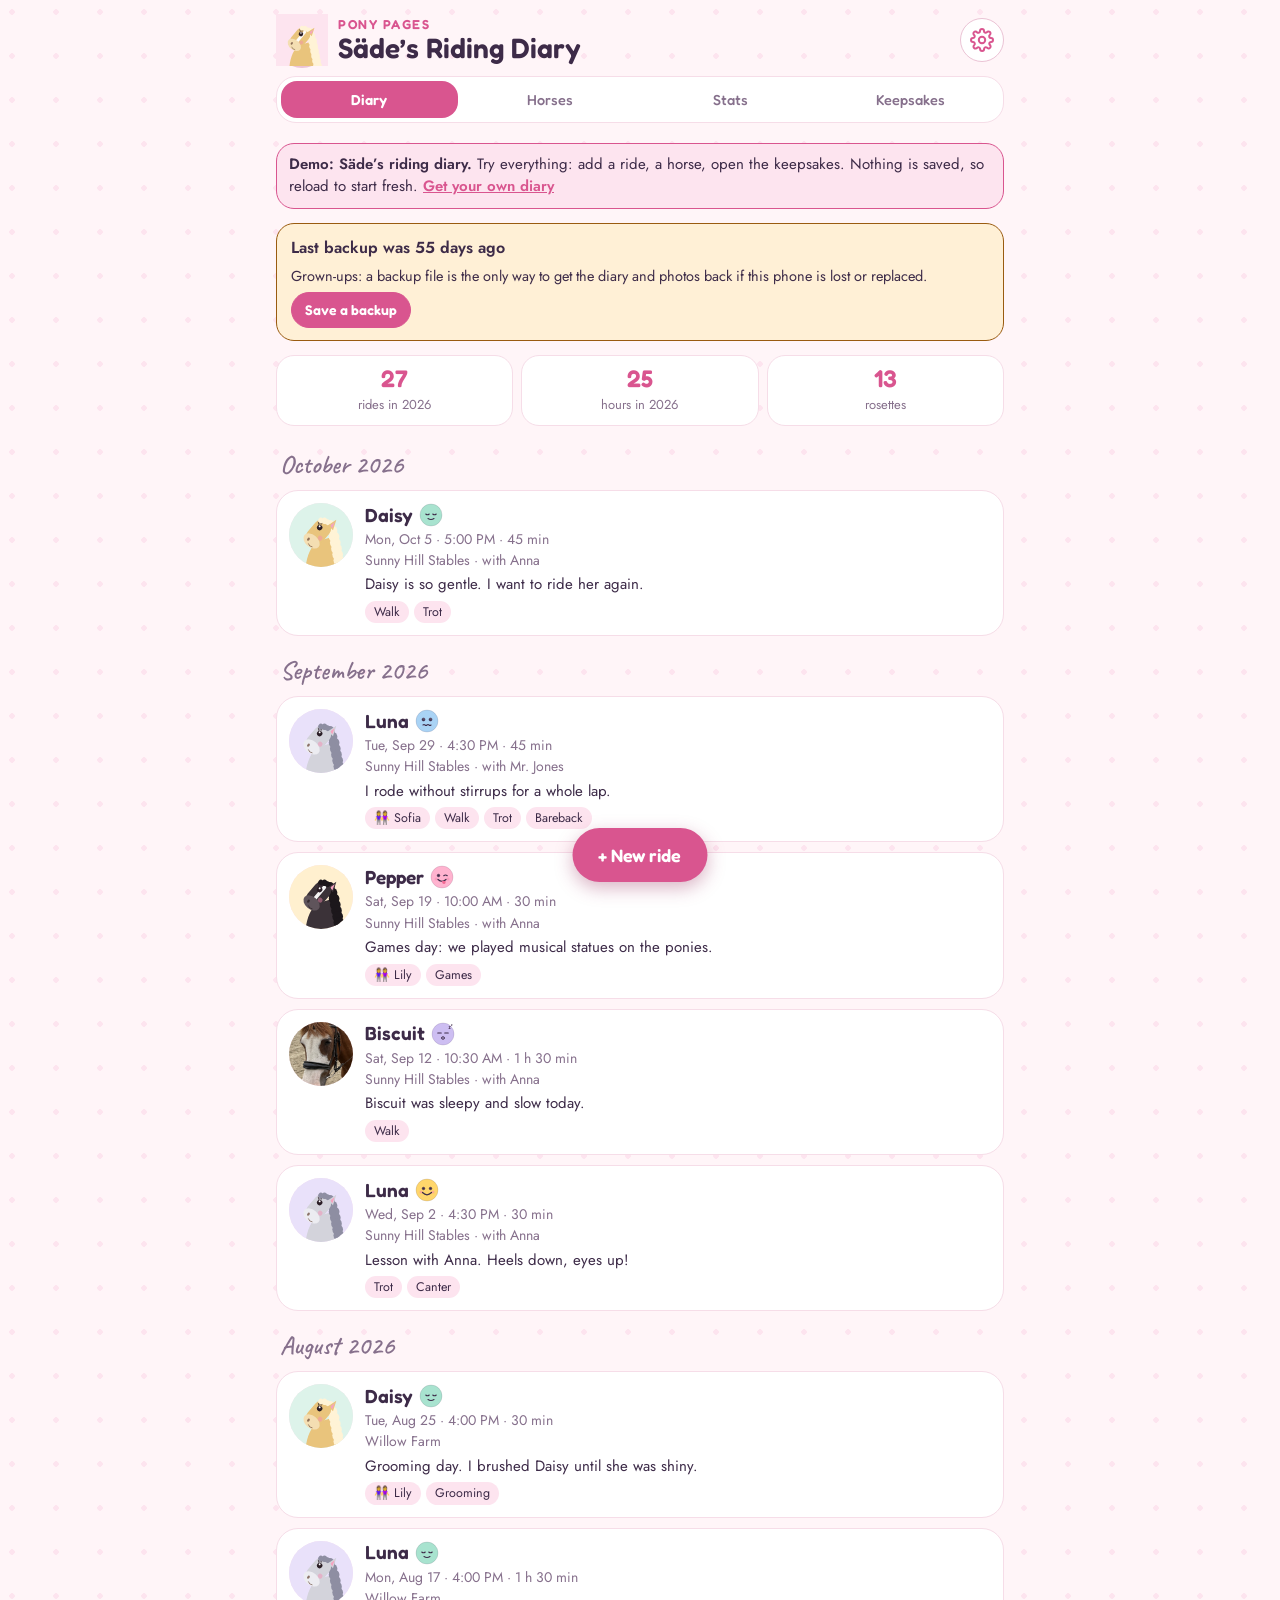
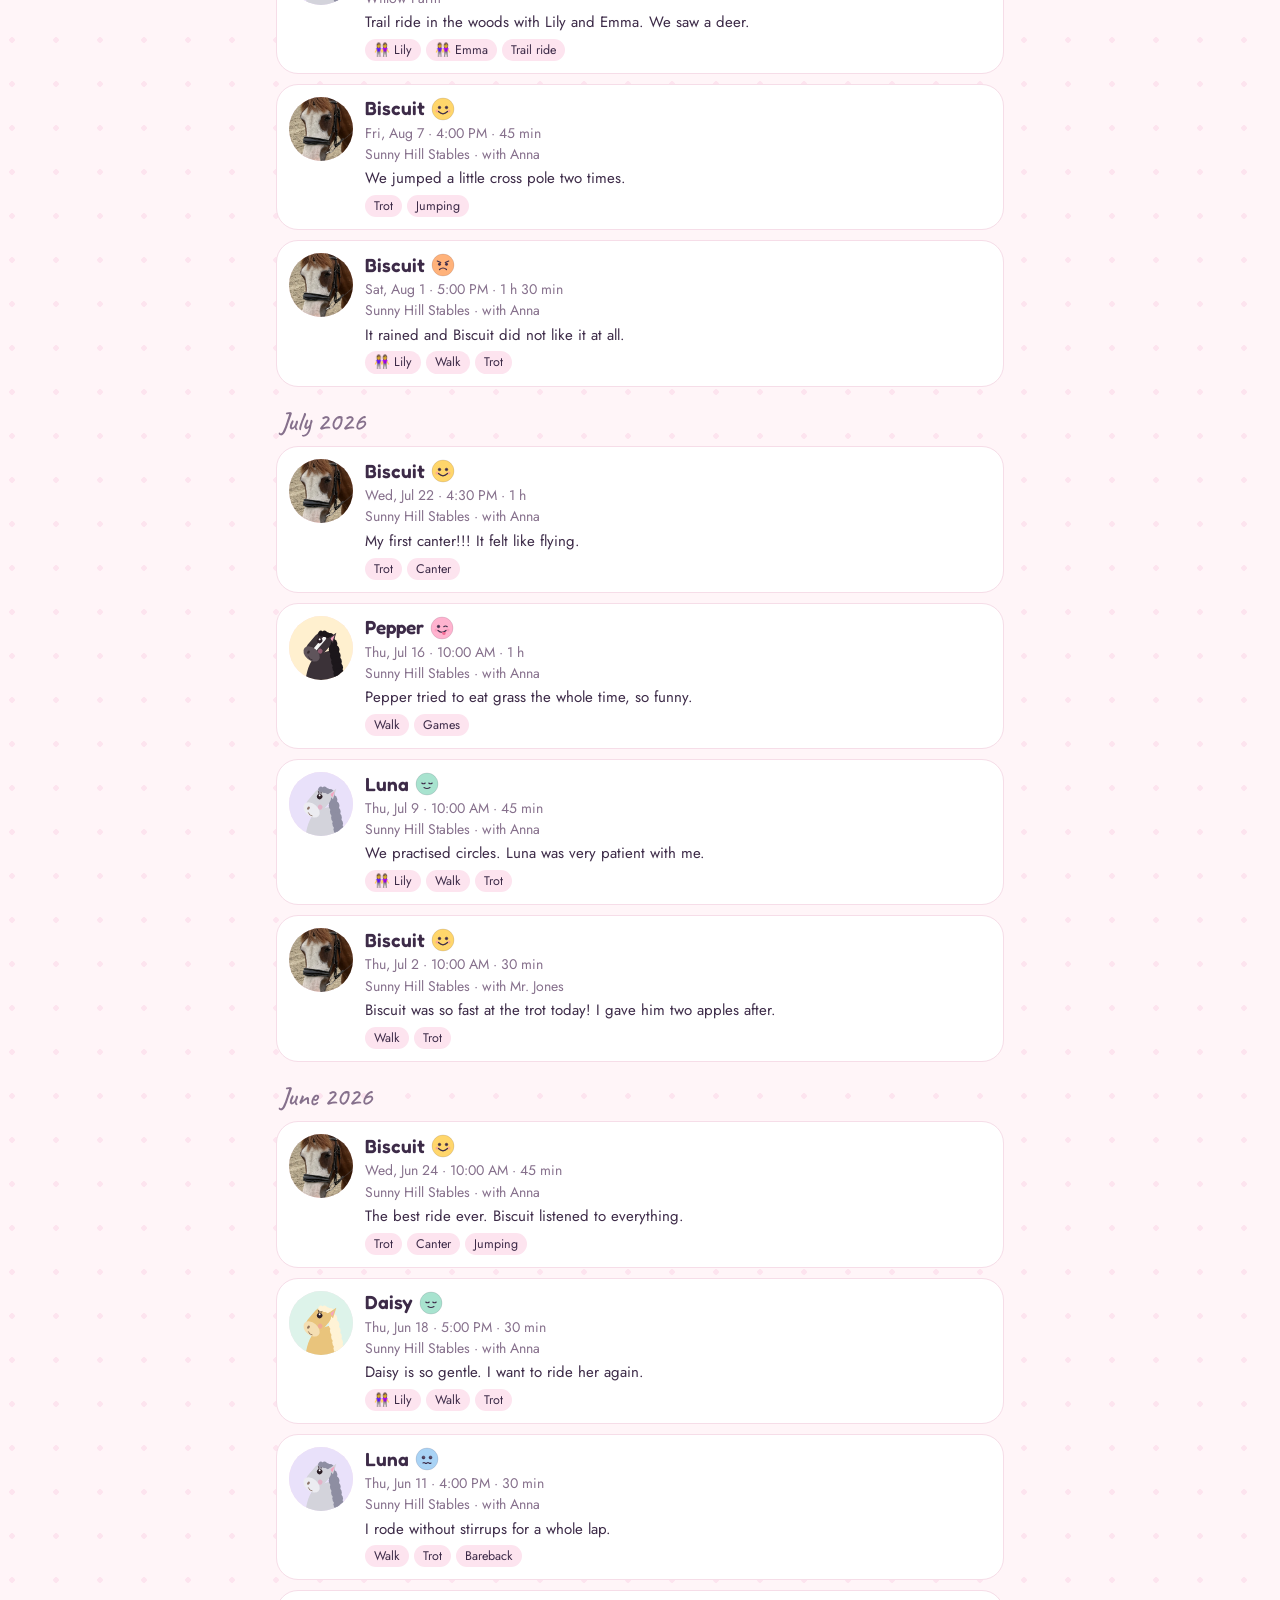
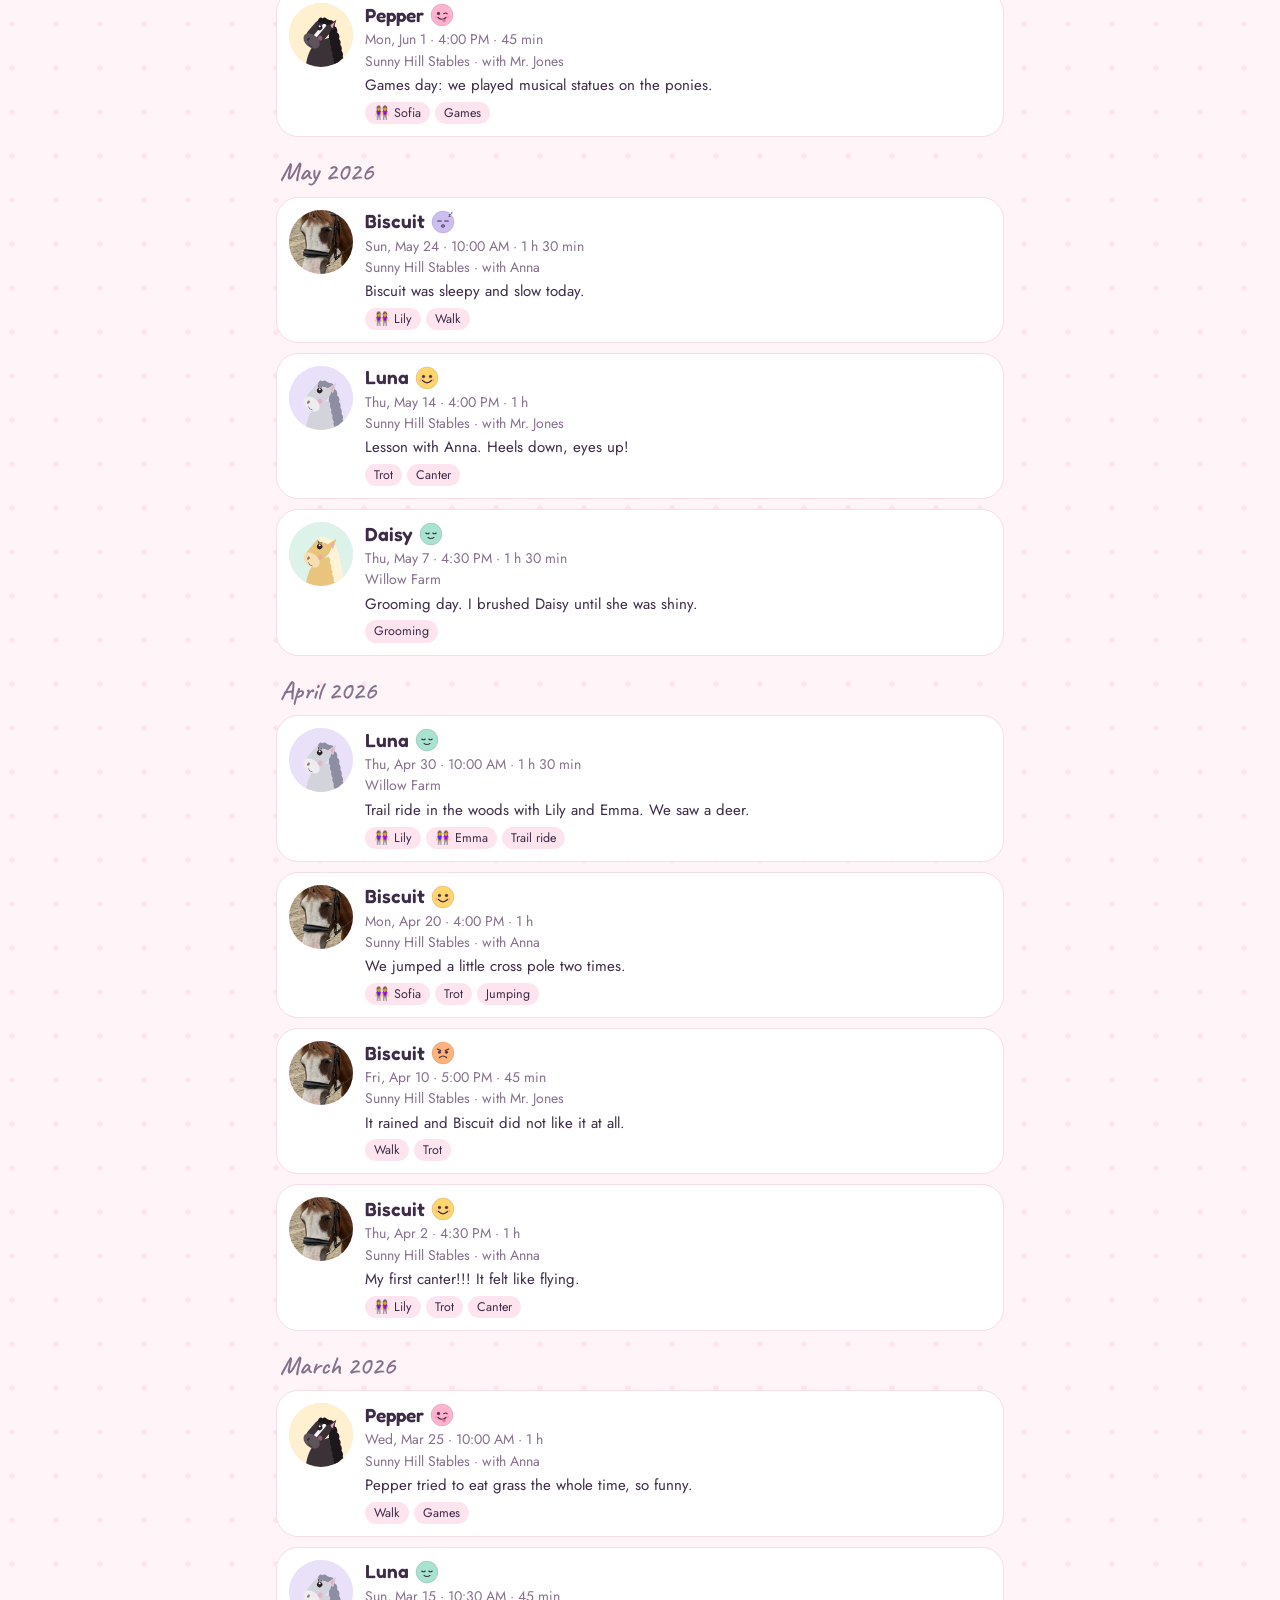
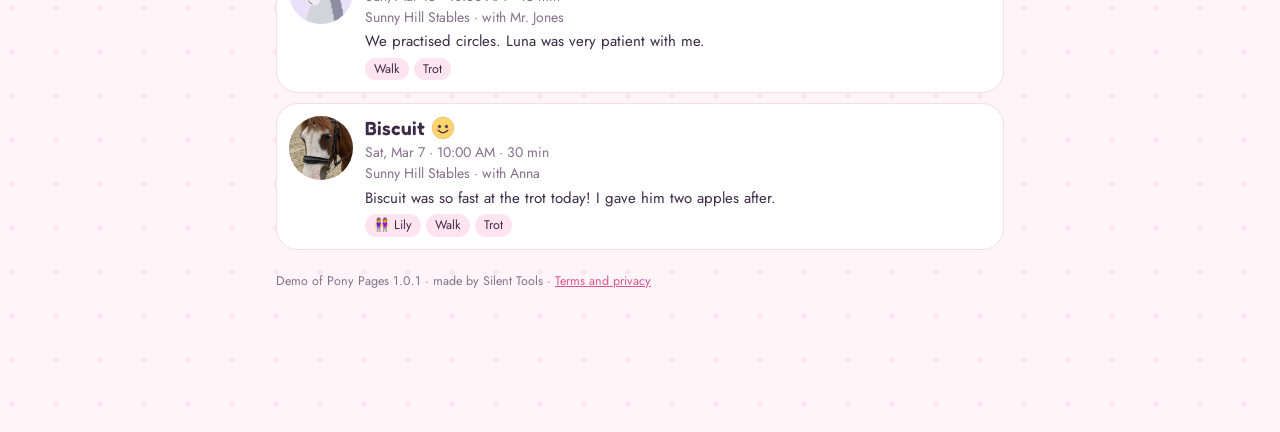
<file: pony-pages/demo/index.html>
<!doctype html>
<html lang="en">
<head>
<meta charset="utf-8">
<meta name="viewport" content="width=device-width,initial-scale=1,viewport-fit=cover">
<title>Pony Pages · Demo</title>
<meta name="description" content="A riding diary for young riders. Write down every ride, every horse and how it was feeling, win rosettes and make horse cards. No account, the diary stays on your device.">
<meta name="theme-color" content="#FFF5F8" media="(prefers-color-scheme: light)">
<meta name="theme-color" content="#1F1724" media="(prefers-color-scheme: dark)">
<link rel="icon" type="image/png" sizes="192x192" href="../icon-192.png">
<link rel="apple-touch-icon" href="../icon-180.png">
<style>
html{font-size:17px;font:-apple-system-body;font-family:inherit}
:root{padding-top:env(safe-area-inset-top,0px);padding-bottom:env(safe-area-inset-bottom,0px)}
body{margin:0;-webkit-text-size-adjust:100%}
img{max-width:100%}
[hidden]{display:none!important}
.lock{margin-top:24px}
body::before{content:"";position:fixed;top:0;left:0;right:0;height:env(safe-area-inset-top,0px);background:var(--bg);z-index:60;pointer-events:none}
.demo-bar{background:var(--accent-soft);border:1.5px solid var(--accent);border-radius:18px;padding:10px 12px;font-size:15px;line-height:1.45}.demo-bar a{font-weight:600;white-space:nowrap;color:var(--accent)}
</style>
<link rel="stylesheet" href="../../fonts.css">
<style>
/* Theme: Pink (blush paper, rose accent). Lavender and Meadow are set from script. */
:root{
  --bg:#FFF5F8; --surface:#FFFFFF; --ink:#3D2B48; --muted:#86708C; --line:#F6DDE8; --line-strong:#EBC3D5;
  --accent:#D9558F; --accent-ink:#FFFFFF; --accent-soft:#FDE4EF; --accent-2:#B9A3E3;
  --warn:#9A5B10; --warn-soft:#FFF0D6; --danger:#C2364B; --danger-soft:#FBE0E5; --ok:#2F8A63;
  --f-display:"Fredoka","Arial Rounded MT Bold",system-ui,sans-serif;
  --f-body:"Jost",system-ui,-apple-system,"Segoe UI",sans-serif;
  --f-hand:"Caveat","Bradley Hand",cursive;
}
@media (prefers-color-scheme: dark){:root:not([data-theme="light"]){
  --bg:#1F1724; --surface:#2B2131; --ink:#F8EAF2; --muted:#BBA4BA; --line:#3B2E42; --line-strong:#574560;
  --accent:#F28DB8; --accent-ink:#2A1B25; --accent-soft:#46293A; --accent-2:#9C86D6;
  --warn:#F0BE6A; --warn-soft:#3A2C17; --danger:#F08A93; --danger-soft:#43222A; --ok:#7FD0A8;
  color-scheme:dark;
}}
:root[data-theme="dark"]{
  --bg:#1F1724; --surface:#2B2131; --ink:#F8EAF2; --muted:#BBA4BA; --line:#3B2E42; --line-strong:#574560;
  --accent:#F28DB8; --accent-ink:#2A1B25; --accent-soft:#46293A; --accent-2:#9C86D6;
  --warn:#F0BE6A; --warn-soft:#3A2C17; --danger:#F08A93; --danger-soft:#43222A; --ok:#7FD0A8;
  color-scheme:dark;
}
*{box-sizing:border-box}
html,body{background:var(--bg)}
body{color:var(--ink);font-family:var(--f-body);font-size:0.9412rem;line-height:1.45;margin:0;min-height:100vh;
  background-image:radial-gradient(circle at 12px 12px,var(--accent-soft) 2.5px,transparent 3px);background-size:44px 44px}
button,input,textarea,select{font:inherit;color:inherit}
button:focus-visible,input:focus-visible,textarea:focus-visible,select:focus-visible,a:focus-visible{outline:3px solid var(--accent);outline-offset:2px}
.app{max-width:480px;margin:0 auto;padding-inline:16px;padding-block:0 130px;min-width:0}
@media (min-width:900px){.app{max-width:760px}}
header.top{display:flex;align-items:center;gap:10px;padding-block:14px 10px;flex-wrap:wrap}
.logo{width:52px;height:52px;flex:none;border-radius:50%;box-shadow:0 2px 0 var(--line-strong)}
.logo svg{display:block;width:100%;height:100%}
.brand{flex:1;min-width:0}
.brand .app-name{font-family:var(--f-display);font-weight:600;font-size:0.7647rem;letter-spacing:.12em;text-transform:uppercase;color:var(--accent);line-height:1.2}
.brand h1{font-family:var(--f-display);font-weight:600;font-size:1.6471rem;margin:1px 0 0;line-height:1.08;color:var(--ink);text-wrap:balance;overflow-wrap:anywhere}
.hdr-btn{flex:none;background:var(--surface);border:1.5px solid var(--line-strong);border-radius:50%;width:44px;height:44px;padding:0;cursor:pointer;display:grid;place-items:center;color:var(--accent)}
.hdr-btn svg{width:24px;height:24px;display:block}
nav.tabs{flex:1 0 100%;display:grid;grid-template-columns:repeat(4,minmax(0,1fr));gap:4px;background:var(--surface);border:1.5px solid var(--line);border-radius:20px;padding:4px}
nav.tabs button{border:0;background:transparent;border-radius:16px;padding:8px 0;font-size:0.8529rem;color:var(--muted);cursor:pointer;min-width:0;font-family:var(--f-display);font-weight:500}
nav.tabs button[aria-current="page"]{background:var(--accent);color:var(--accent-ink);font-weight:600}
main{padding-block:10px 0;display:grid;gap:14px;grid-template-columns:minmax(0,1fr);min-width:0}
main>*{min-width:0}
h2{font-family:var(--f-display);font-weight:600;font-size:1.3529rem;margin:4px 0 0;line-height:1.15}
h3{font-family:var(--f-display);font-weight:600;font-size:1.0588rem;margin:0;line-height:1.2}
.muted{color:var(--muted)}
.hint{font-size:0.8235rem;color:var(--muted);margin:0}
.lbl{font-family:var(--f-display);font-weight:600;font-size:0.8824rem;color:var(--ink);margin:0}
.lbl small{font-family:var(--f-body);font-weight:400;color:var(--muted);font-size:0.7647rem}
.card{background:var(--surface);border:1.5px solid var(--line);border-radius:22px;padding:16px;display:grid;gap:12px;min-width:0}
.btns{display:flex;gap:8px;flex-wrap:wrap;align-items:center}
.btn{border:1.5px solid var(--line-strong);background:var(--surface);border-radius:999px;padding:9px 18px;cursor:pointer;font-size:0.8824rem;min-height:44px;font-family:var(--f-display);font-weight:500;color:var(--ink)}
.btn.primary{background:var(--accent);border-color:var(--accent);color:var(--accent-ink);font-weight:600}
.btn.danger{border-color:var(--danger);color:var(--danger)}
.btn.small{padding:6px 13px;font-size:0.8235rem;min-height:36px}
.btn:disabled{opacity:.5;cursor:default}
label.btn{display:inline-flex;align-items:center}
.msg{font-size:0.8824rem;color:var(--danger);margin:0;font-weight:500}
.toast{font-size:0.8824rem;color:var(--ok);font-weight:600;margin:0}
.vh{position:absolute;width:1px;height:1px;overflow:hidden;clip:rect(0 0 0 0);white-space:nowrap}
input[type=text],input[type=number],input[type=date],input[type=time],textarea,select{width:100%;border:1.5px solid var(--line-strong);border-radius:14px;padding:10px 12px;font-size:0.9412rem;background:var(--bg);min-width:0}
textarea{min-height:120px;resize:vertical;line-height:1.5}
.row2{display:grid;grid-template-columns:minmax(0,1fr) minmax(0,1fr);gap:10px}
.field{display:grid;gap:6px;min-width:0}
.count{font-size:0.7647rem;color:var(--muted);text-align:right}
.count.over{color:var(--danger);font-weight:600}
.empty{border:2px dashed var(--line-strong);border-radius:24px;padding:24px 16px;text-align:center;color:var(--muted);display:grid;gap:12px;justify-items:center;background:var(--surface)}
.empty .pony{width:110px;height:110px;border-radius:50%;overflow:hidden;display:block}
.empty .pony svg{width:100%;height:100%;display:block}
.num{font-variant-numeric:tabular-nums}

/* chips */
.chips{display:flex;flex-wrap:wrap;gap:7px}
.chip{border:1.5px solid var(--line-strong);background:var(--surface);border-radius:999px;padding:7px 14px;font-size:0.8824rem;cursor:pointer;min-height:40px;display:inline-flex;align-items:center;gap:6px}
.chip[aria-pressed="true"]{background:var(--accent);border-color:var(--accent);color:var(--accent-ink);font-weight:600}
.chip .sw{width:16px;height:16px;border-radius:50%;border:1px solid rgba(0,0,0,.15);display:inline-block}
.addrow{display:grid;grid-template-columns:minmax(0,1fr) auto;gap:8px}

/* horse picker */
.hpick{display:flex;gap:10px;overflow-x:auto;padding:2px 2px 8px;scroll-snap-type:x proximity}
.hp{flex:none;width:88px;border:2px solid transparent;background:transparent;border-radius:20px;padding:6px 4px;cursor:pointer;display:grid;justify-items:center;gap:4px;scroll-snap-align:start}
.hp .av{width:70px;height:70px}
.hp span{font-size:0.8235rem;max-width:84px;overflow:hidden;text-overflow:ellipsis;white-space:nowrap}
.hp[aria-pressed="true"]{border-color:var(--accent);background:var(--accent-soft)}
.hp.new .av{border:2px dashed var(--line-strong);border-radius:50%;display:grid;place-items:center;font-size:1.7647rem;color:var(--accent)}
.av{border-radius:50%;overflow:hidden;background:var(--accent-soft);flex:none;display:block}
.av img,.av svg{width:100%;height:100%;object-fit:cover;object-position:50% 30%;display:block}

/* moods */
.moods{display:grid;grid-template-columns:repeat(3,minmax(0,1fr));gap:8px}
.mood{border:2px solid var(--line);background:var(--surface);border-radius:18px;padding:8px 4px;display:grid;justify-items:center;gap:2px;cursor:pointer;font-size:0.8235rem}
.mood svg{width:44px;height:44px}
.mood[aria-pressed="true"]{border-color:var(--accent);background:var(--accent-soft);font-weight:600}
.mface{display:inline-block;vertical-align:middle}
.mface svg{width:100%;height:100%;display:block}

/* duration */
.durs{display:flex;flex-wrap:wrap;gap:7px;align-items:center}
.durs input{width:96px}

/* ride list */
.summary{display:grid;grid-template-columns:repeat(3,minmax(0,1fr));gap:8px}
.sbox{background:var(--surface);border:1.5px solid var(--line);border-radius:18px;padding:10px;text-align:center}
.sbox b{display:block;font-family:var(--f-display);font-weight:600;font-size:1.4118rem;color:var(--accent);line-height:1.1}
.sbox span{font-size:0.7647rem;color:var(--muted)}
.month{font-family:var(--f-hand);font-weight:600;font-size:1.5294rem;color:var(--muted);margin:6px 4px -4px}
.rides{display:grid;gap:10px}
.ride{display:grid;grid-template-columns:64px minmax(0,1fr);gap:12px;align-items:start;text-align:left;width:100%;background:var(--surface);border:1.5px solid var(--line);border-radius:22px;padding:12px;cursor:pointer;color:inherit}
.ride .av{width:64px;height:64px}
.ride .t{display:flex;align-items:center;gap:6px;font-family:var(--f-display);font-weight:600;font-size:1.1176rem;line-height:1.2;flex-wrap:wrap}
.ride .t .mface{width:24px;height:24px}
.ride .m{font-size:0.8235rem;color:var(--muted)}
.ride .x{font-size:0.8824rem;margin-top:4px;display:-webkit-box;-webkit-line-clamp:2;-webkit-box-orient:vertical;overflow:hidden;overflow-wrap:anywhere}
.ride .ph{grid-column:1/-1;width:100%;height:150px;border-radius:16px;object-fit:cover;display:block}
.tagrow{display:flex;flex-wrap:wrap;gap:5px;margin-top:5px}
.tag{font-size:0.7353rem;border-radius:999px;padding:2px 9px;background:var(--accent-soft);color:var(--ink)}

/* ride detail and horse detail */
.back{border:0;background:none;color:var(--accent);font-family:var(--f-display);font-weight:600;font-size:0.9412rem;cursor:pointer;padding:4px 0;min-height:40px;text-align:left}
.hero{width:100%;aspect-ratio:4/3;border-radius:24px;overflow:hidden;background:var(--accent-soft);display:block}
.hero img,.hero svg{width:100%;height:100%;object-fit:cover;object-position:50% 30%;display:block}
.facts{display:grid;gap:8px}
.fact{display:grid;grid-template-columns:110px minmax(0,1fr);gap:10px;font-size:0.9118rem;align-items:baseline}
.fact span:first-child{color:var(--muted);font-size:0.8235rem}
.story{white-space:pre-wrap;overflow-wrap:anywhere;font-size:1.0rem;line-height:1.55;font-family:var(--f-body)}
.htitle{display:flex;align-items:center;gap:12px}
.htitle .av{width:56px;height:56px}
.htitle h2{margin:0}
.moodbar{display:grid;grid-template-columns:32px minmax(0,1fr) auto;gap:8px;align-items:center;font-size:0.8235rem}
.moodbar .mface{width:30px;height:30px}
.bar{height:12px;border-radius:999px;background:var(--accent-soft);overflow:hidden}
.bar i{display:block;height:100%;background:var(--accent);border-radius:999px}

/* horses grid */
.hgrid{display:grid;grid-template-columns:repeat(2,minmax(0,1fr));gap:12px}
@media (min-width:640px){.hgrid{grid-template-columns:repeat(3,minmax(0,1fr))}}
.hcard{background:var(--surface);border:1.5px solid var(--line);border-radius:22px;padding:10px;display:grid;gap:6px;text-align:center;cursor:pointer;color:inherit}
.hcard .pic{width:100%;aspect-ratio:1;border-radius:18px;overflow:hidden;background:var(--accent-soft)}
.hcard .pic img,.hcard .pic svg{width:100%;height:100%;object-fit:cover;object-position:50% 30%;display:block}
.hcard b{font-family:var(--f-display);font-weight:600;font-size:1.0588rem;overflow:hidden;text-overflow:ellipsis;white-space:nowrap}
.hcard span{font-size:0.7941rem;color:var(--muted)}
.hcard.add{border:2px dashed var(--line-strong);background:transparent;place-content:center;min-height:180px;font-family:var(--f-display);font-weight:600;color:var(--accent);font-size:1.0rem}
.photo-edit{display:flex;gap:12px;align-items:center;flex-wrap:wrap}
.photo-edit .av{width:84px;height:84px}

/* stats */
.big3{display:grid;grid-template-columns:repeat(2,minmax(0,1fr));gap:8px}
@media (min-width:640px){.big3{grid-template-columns:repeat(4,minmax(0,1fr))}}
.chart{width:100%;height:auto;display:block}
.chart .b{fill:var(--accent)}
.chart .b0{fill:var(--line)}
.chart text{font-family:var(--f-body);font-size:0.5882rem;fill:var(--muted)}
.chart .v{font-family:var(--f-display);font-weight:600;fill:var(--ink);font-size:0.5882rem}
.top{display:grid;gap:8px}
.toprow{display:grid;grid-template-columns:36px minmax(0,1fr) auto;gap:10px;align-items:center;font-size:0.8824rem}
.toprow .av{width:36px;height:36px}
.toprow .n{font-family:var(--f-display);font-weight:600;color:var(--accent)}
.toprow .ic{width:36px;height:36px;border-radius:50%;background:var(--accent-soft);display:grid;place-items:center;font-family:var(--f-display);font-weight:600;color:var(--accent)}
.yrs{display:flex;gap:6px;flex-wrap:wrap}

/* keepsakes */
.rosettes{display:grid;grid-template-columns:repeat(3,minmax(0,1fr));gap:10px}
@media (min-width:640px){.rosettes{grid-template-columns:repeat(5,minmax(0,1fr))}}
.ros{display:grid;justify-items:center;gap:2px;text-align:center;font-size:0.7647rem;line-height:1.25}
.ros svg{width:78px;height:96px}
.ros b{font-family:var(--f-display);font-weight:600;font-size:0.8235rem}
.ros.locked svg{filter:grayscale(1);opacity:.35}
.ros.locked b{color:var(--muted)}
.prog{width:70px;height:6px;border-radius:999px;background:var(--line);overflow:hidden}
.prog i{display:block;height:100%;background:var(--accent)}
.kgrid{display:flex;gap:12px;overflow-x:auto;padding-bottom:8px;scroll-snap-type:x proximity}
.kcard{flex:none;width:170px;display:grid;gap:6px;scroll-snap-align:start;justify-items:center}
.kimg{width:100%;border-radius:12px;box-shadow:0 3px 10px rgba(80,30,60,.18);background:var(--accent-soft);display:block}
.kimg.ph{aspect-ratio:750/1050}
.poster{width:min(100%,320px);margin:0 auto;border-radius:16px;box-shadow:0 4px 14px rgba(80,30,60,.2);display:block;background:var(--accent-soft)}
.poster.ph{aspect-ratio:1080/1920}

/* fab */
.fab{position:fixed;left:50%;transform:translateX(-50%);bottom:calc(18px + env(safe-area-inset-bottom,0px));z-index:40;border:0;border-radius:999px;background:var(--accent);color:var(--accent-ink);font-family:var(--f-display);font-weight:600;font-size:1.0588rem;padding:14px 26px;box-shadow:0 6px 18px rgba(150,40,90,.35);cursor:pointer;min-height:52px;white-space:nowrap}

/* celebration */
.party{position:fixed;inset:0;z-index:90;background:rgba(40,20,40,.55);display:grid;place-items:center;padding:20px}
.party .box{background:var(--surface);border-radius:28px;padding:22px 20px;text-align:center;max-width:340px;width:100%;display:grid;gap:8px;justify-items:center;position:relative;overflow:hidden}
.party .box svg.r{width:130px;height:160px;animation:pop .6s cubic-bezier(.2,1.6,.4,1)}
.party h2{margin:0;color:var(--accent)}
.party .cf{position:absolute;top:-12px;width:10px;height:14px;border-radius:3px;animation:fall 2.4s linear forwards}
@keyframes pop{from{transform:scale(.2) rotate(-20deg);opacity:0}to{transform:none;opacity:1}}
@keyframes fall{to{transform:translateY(520px) rotate(540deg);opacity:.2}}
@media (prefers-reduced-motion:reduce){.party .box svg.r,.party .cf{animation:none}.party .cf{display:none}}

.foot{font-size:0.7353rem;color:var(--muted);margin-top:22px}
.foot a{color:var(--accent)}
.notice{border:1.5px solid var(--warn);background:var(--warn-soft);border-radius:18px;padding:12px 14px;display:grid;gap:6px}
.notice p{margin:0;font-size:0.8529rem}
.a2hs{border:2px solid var(--danger);background:var(--danger-soft);border-radius:20px;padding:12px 14px;display:grid;gap:8px}
.a2hs .rtag{color:var(--danger);font-weight:700;font-size:0.7353rem;letter-spacing:.06em;text-transform:uppercase}
.a2hs h2{margin:0}
.a2hs b.t{color:var(--danger);font-size:0.8824rem}
.a2hs p{margin:0;font-size:0.8824rem;line-height:1.45}
.a2hs ol{margin:0;padding-left:22px;display:grid;gap:6px;font-size:0.8824rem}
.a2hs details summary,.card details summary{cursor:pointer;font-weight:600;color:var(--danger);font-size:0.8824rem;padding:4px 0}
.card details summary{color:var(--accent)}
.a2hs.gate p,.a2hs.gate ol{font-size:0.9412rem}
.tsizes,.themes{display:grid;grid-template-columns:repeat(2,minmax(0,1fr));gap:6px}
.themes{grid-template-columns:repeat(3,minmax(0,1fr))}
.tsizes button,.themes button{border:1.5px solid var(--line-strong);background:var(--surface);border-radius:14px;padding:10px 6px;cursor:pointer;color:inherit}
.tsizes button[aria-pressed="true"],.themes button[aria-pressed="true"]{border-color:var(--accent);box-shadow:0 0 0 2px var(--accent);font-weight:600}
.themes button{display:grid;gap:5px;justify-items:center;font-size:0.8235rem}
.sw3{display:flex;gap:3px}.sw3 i{width:14px;height:14px;border-radius:50%;display:block;outline:1px solid rgba(127,127,127,.25)}
.opt{display:grid;grid-template-columns:auto minmax(0,1fr);gap:10px;align-items:center}
.opt span{font-size:0.8235rem;color:var(--muted)}
@media (max-width:380px){.opt{grid-template-columns:1fr}.fact{grid-template-columns:1fr;gap:0}}
#measure{position:absolute;left:-10000px;top:0;visibility:hidden}
#print{display:none}
.sheet{background:#fff;box-sizing:border-box;display:flex;align-items:center;justify-content:center;overflow:hidden;color-scheme:light;-webkit-print-color-adjust:exact;print-color-adjust:exact}
.sheet .cards{display:grid;grid-template-columns:repeat(3,63.5mm);gap:0}
.sheet .cards img{width:63.5mm;height:88.9mm;display:block;outline:.25mm dashed #ddd;outline-offset:-.125mm}
.sheet img.pst{height:92%;width:auto;display:block}
@media print{
  html,body{background:#fff!important;background-image:none!important}
  :root{padding:0!important}
  body>*:not(#print){display:none!important}
  #print{display:block!important}
  #print .sheet{break-after:page;page-break-after:always}
  #print .sheet:last-of-type{break-after:auto;page-break-after:auto}
}
</style>

</head>
<body>
<div class="app">
  <header class="top">
    <span class="logo" id="logo" aria-hidden="true"></span>
    <div class="brand"><div class="app-name">Pony Pages</div><h1 id="who"></h1></div>
    <button class="hdr-btn" id="setbtn" data-act="open-settings" aria-label="Settings" title="Settings"><svg viewBox="0 0 24 24" fill="none" stroke="currentColor" stroke-width="2" stroke-linecap="round" stroke-linejoin="round" aria-hidden="true"><circle cx="12" cy="12" r="3.2"/><path d="M19.4 15a1.7 1.7 0 0 0 .3 1.8l.1.1a2 2 0 1 1-2.8 2.8l-.1-.1a1.7 1.7 0 0 0-1.8-.3 1.7 1.7 0 0 0-1 1.5V21a2 2 0 1 1-4 0v-.1a1.7 1.7 0 0 0-1.1-1.5 1.7 1.7 0 0 0-1.8.3l-.1.1a2 2 0 1 1-2.8-2.8l.1-.1a1.7 1.7 0 0 0 .3-1.8 1.7 1.7 0 0 0-1.5-1H3a2 2 0 1 1 0-4h.1a1.7 1.7 0 0 0 1.5-1.1 1.7 1.7 0 0 0-.3-1.8l-.1-.1a2 2 0 1 1 2.8-2.8l.1.1a1.7 1.7 0 0 0 1.8.3H9a1.7 1.7 0 0 0 1-1.5V3a2 2 0 1 1 4 0v.1a1.7 1.7 0 0 0 1 1.5 1.7 1.7 0 0 0 1.8-.3l.1-.1a2 2 0 1 1 2.8 2.8l-.1.1a1.7 1.7 0 0 0-.3 1.8V9a1.7 1.7 0 0 0 1.5 1H21a2 2 0 1 1 0 4h-.1a1.7 1.7 0 0 0-1.5 1z"/></svg></button>
    <nav class="tabs" id="tabs" aria-label="Views"></nav>
  </header>
  <main id="view"></main>
  <p class="foot">Demo of Pony Pages 1.0.1 · made by Silent Tools · <a href="../../terms.html">Terms and privacy</a></p>
</div>
<div id="fabhost"></div>
<div id="overlay"></div>
<div id="print"></div>

<script>
(function(){
/* ---------- storage ---------- */
const KEY='pony.v1';
const uid=()=>Math.random().toString(36).slice(2,9)+Date.now().toString(36).slice(-3);
const now=()=>new Date().toISOString();
function fresh(){return {schema:1,settings:{},horses:{},rides:{},awards:{}};}
function load(){try{const raw=localStorage.getItem(KEY);if(raw){const d=JSON.parse(raw);if(d&&d.schema===1&&d.rides&&d.horses)return Object.assign(fresh(),d);}}catch(e){}return fresh();}
let DB={"schema": 1, "settings": {"rider": "S\u00e4de", "noA2HSWarn": true, "lastBackupAt": "2026-10-10T18:00:00.000Z", "a2hsSeen": true}, "horses": {"hb": {"id": "hb", "name": "Biscuit", "coat": "chestnut", "blaze": true, "breed": "Welsh pony", "loves": "Apples and neck scratches", "about": "Gets a bit silly on windy days, but always stops for S\u00e4de.", "photo": "demoph1", "bgi": 0, "no": 1, "createdAt": "2026-03-01T10:00:00.000Z"}, "hl": {"id": "hl", "name": "Luna", "coat": "grey", "blaze": false, "breed": "Connemara", "loves": "Carrots", "about": "The calmest horse at the stables.", "photo": null, "bgi": 1, "no": 2, "createdAt": "2026-03-01T10:00:00.000Z"}, "hp": {"id": "hp", "name": "Pepper", "coat": "black", "blaze": true, "breed": "Shetland pony", "loves": "Rolling in the sand", "about": "Small but very cheeky.", "photo": null, "bgi": 3, "no": 3, "createdAt": "2026-04-01T10:00:00.000Z"}, "hd": {"id": "hd", "name": "Daisy", "coat": "palomino", "blaze": false, "breed": "Haflinger", "loves": "Peppermints", "about": "", "photo": null, "bgi": 2, "no": 4, "createdAt": "2026-07-01T10:00:00.000Z"}}, "rides": {"d00": {"id": "d00", "date": "2026-03-07", "time": "10:00", "minutes": 30, "horseId": "hb", "horseName": "Biscuit", "mood": "happy", "place": "Sunny Hill Stables", "trainer": "Anna", "buddies": ["Lily"], "did": ["Walk", "Trot"], "text": "Biscuit was so fast at the trot today! I gave him two apples after.", "photo": null, "createdAt": "2026-03-07T18:00:00.000Z", "updatedAt": "2026-03-07T18:00:00.000Z"}, "d01": {"id": "d01", "date": "2026-03-15", "time": "10:30", "minutes": 45, "horseId": "hl", "horseName": "Luna", "mood": "calm", "place": "Sunny Hill Stables", "trainer": "Mr. Jones", "buddies": [], "did": ["Walk", "Trot"], "text": "We practised circles. Luna was very patient with me.", "photo": null, "createdAt": "2026-03-15T18:00:00.000Z", "updatedAt": "2026-03-15T18:00:00.000Z"}, "d02": {"id": "d02", "date": "2026-03-25", "time": "10:00", "minutes": 60, "horseId": "hp", "horseName": "Pepper", "mood": "cheeky", "place": "Sunny Hill Stables", "trainer": "Anna", "buddies": [], "did": ["Walk", "Games"], "text": "Pepper tried to eat grass the whole time, so funny.", "photo": null, "createdAt": "2026-03-25T18:00:00.000Z", "updatedAt": "2026-03-25T18:00:00.000Z"}, "d03": {"id": "d03", "date": "2026-04-02", "time": "16:30", "minutes": 60, "horseId": "hb", "horseName": "Biscuit", "mood": "happy", "place": "Sunny Hill Stables", "trainer": "Anna", "buddies": ["Lily"], "did": ["Trot", "Canter"], "text": "My first canter!!! It felt like flying.", "photo": null, "createdAt": "2026-04-02T18:00:00.000Z", "updatedAt": "2026-04-02T18:00:00.000Z"}, "d04": {"id": "d04", "date": "2026-04-10", "time": "17:00", "minutes": 45, "horseId": "hb", "horseName": "Biscuit", "mood": "grumpy", "place": "Sunny Hill Stables", "trainer": "Mr. Jones", "buddies": [], "did": ["Walk", "Trot"], "text": "It rained and Biscuit did not like it at all.", "photo": null, "createdAt": "2026-04-10T18:00:00.000Z", "updatedAt": "2026-04-10T18:00:00.000Z"}, "d05": {"id": "d05", "date": "2026-04-20", "time": "16:00", "minutes": 60, "horseId": "hb", "horseName": "Biscuit", "mood": "happy", "place": "Sunny Hill Stables", "trainer": "Anna", "buddies": ["Sofia"], "did": ["Trot", "Jumping"], "text": "We jumped a little cross pole two times.", "photo": null, "createdAt": "2026-04-20T18:00:00.000Z", "updatedAt": "2026-04-20T18:00:00.000Z"}, "d06": {"id": "d06", "date": "2026-04-30", "time": "10:00", "minutes": 90, "horseId": "hl", "horseName": "Luna", "mood": "calm", "place": "Willow Farm", "trainer": "", "buddies": ["Lily", "Emma"], "did": ["Trail ride"], "text": "Trail ride in the woods with Lily and Emma. We saw a deer.", "photo": null, "createdAt": "2026-04-30T18:00:00.000Z", "updatedAt": "2026-04-30T18:00:00.000Z"}, "d07": {"id": "d07", "date": "2026-05-07", "time": "16:30", "minutes": 90, "horseId": "hd", "horseName": "Daisy", "mood": "calm", "place": "Willow Farm", "trainer": "", "buddies": [], "did": ["Grooming"], "text": "Grooming day. I brushed Daisy until she was shiny.", "photo": null, "createdAt": "2026-05-07T18:00:00.000Z", "updatedAt": "2026-05-07T18:00:00.000Z"}, "d08": {"id": "d08", "date": "2026-05-14", "time": "16:00", "minutes": 60, "horseId": "hl", "horseName": "Luna", "mood": "happy", "place": "Sunny Hill Stables", "trainer": "Mr. Jones", "buddies": [], "did": ["Trot", "Canter"], "text": "Lesson with Anna. Heels down, eyes up!", "photo": null, "createdAt": "2026-05-14T18:00:00.000Z", "updatedAt": "2026-05-14T18:00:00.000Z"}, "d09": {"id": "d09", "date": "2026-05-24", "time": "10:00", "minutes": 90, "horseId": "hb", "horseName": "Biscuit", "mood": "sleepy", "place": "Sunny Hill Stables", "trainer": "Anna", "buddies": ["Lily"], "did": ["Walk"], "text": "Biscuit was sleepy and slow today.", "photo": null, "createdAt": "2026-05-24T18:00:00.000Z", "updatedAt": "2026-05-24T18:00:00.000Z"}, "d10": {"id": "d10", "date": "2026-06-01", "time": "16:00", "minutes": 45, "horseId": "hp", "horseName": "Pepper", "mood": "cheeky", "place": "Sunny Hill Stables", "trainer": "Mr. Jones", "buddies": ["Sofia"], "did": ["Games"], "text": "Games day: we played musical statues on the ponies.", "photo": null, "createdAt": "2026-06-01T18:00:00.000Z", "updatedAt": "2026-06-01T18:00:00.000Z"}, "d11": {"id": "d11", "date": "2026-06-11", "time": "16:00", "minutes": 30, "horseId": "hl", "horseName": "Luna", "mood": "nervous", "place": "Sunny Hill Stables", "trainer": "Anna", "buddies": [], "did": ["Walk", "Trot", "Bareback"], "text": "I rode without stirrups for a whole lap.", "photo": null, "createdAt": "2026-06-11T18:00:00.000Z", "updatedAt": "2026-06-11T18:00:00.000Z"}, "d12": {"id": "d12", "date": "2026-06-18", "time": "17:00", "minutes": 30, "horseId": "hd", "horseName": "Daisy", "mood": "calm", "place": "Sunny Hill Stables", "trainer": "Anna", "buddies": ["Lily"], "did": ["Walk", "Trot"], "text": "Daisy is so gentle. I want to ride her again.", "photo": null, "createdAt": "2026-06-18T18:00:00.000Z", "updatedAt": "2026-06-18T18:00:00.000Z"}, "d13": {"id": "d13", "date": "2026-06-24", "time": "10:00", "minutes": 45, "horseId": "hb", "horseName": "Biscuit", "mood": "happy", "place": "Sunny Hill Stables", "trainer": "Anna", "buddies": [], "did": ["Trot", "Canter", "Jumping"], "text": "The best ride ever. Biscuit listened to everything.", "photo": null, "createdAt": "2026-06-24T18:00:00.000Z", "updatedAt": "2026-06-24T18:00:00.000Z"}, "d14": {"id": "d14", "date": "2026-07-02", "time": "10:00", "minutes": 30, "horseId": "hb", "horseName": "Biscuit", "mood": "happy", "place": "Sunny Hill Stables", "trainer": "Mr. Jones", "buddies": [], "did": ["Walk", "Trot"], "text": "Biscuit was so fast at the trot today! I gave him two apples after.", "photo": null, "createdAt": "2026-07-02T18:00:00.000Z", "updatedAt": "2026-07-02T18:00:00.000Z"}, "d15": {"id": "d15", "date": "2026-07-09", "time": "10:00", "minutes": 45, "horseId": "hl", "horseName": "Luna", "mood": "calm", "place": "Sunny Hill Stables", "trainer": "Anna", "buddies": ["Lily"], "did": ["Walk", "Trot"], "text": "We practised circles. Luna was very patient with me.", "photo": null, "createdAt": "2026-07-09T18:00:00.000Z", "updatedAt": "2026-07-09T18:00:00.000Z"}, "d16": {"id": "d16", "date": "2026-07-16", "time": "10:00", "minutes": 60, "horseId": "hp", "horseName": "Pepper", "mood": "cheeky", "place": "Sunny Hill Stables", "trainer": "Anna", "buddies": [], "did": ["Walk", "Games"], "text": "Pepper tried to eat grass the whole time, so funny.", "photo": null, "createdAt": "2026-07-16T18:00:00.000Z", "updatedAt": "2026-07-16T18:00:00.000Z"}, "d17": {"id": "d17", "date": "2026-07-22", "time": "16:30", "minutes": 60, "horseId": "hb", "horseName": "Biscuit", "mood": "happy", "place": "Sunny Hill Stables", "trainer": "Anna", "buddies": [], "did": ["Trot", "Canter"], "text": "My first canter!!! It felt like flying.", "photo": null, "createdAt": "2026-07-22T18:00:00.000Z", "updatedAt": "2026-07-22T18:00:00.000Z"}, "d18": {"id": "d18", "date": "2026-08-01", "time": "17:00", "minutes": 90, "horseId": "hb", "horseName": "Biscuit", "mood": "grumpy", "place": "Sunny Hill Stables", "trainer": "Anna", "buddies": ["Lily"], "did": ["Walk", "Trot"], "text": "It rained and Biscuit did not like it at all.", "photo": null, "createdAt": "2026-08-01T18:00:00.000Z", "updatedAt": "2026-08-01T18:00:00.000Z"}, "d19": {"id": "d19", "date": "2026-08-07", "time": "16:00", "minutes": 45, "horseId": "hb", "horseName": "Biscuit", "mood": "happy", "place": "Sunny Hill Stables", "trainer": "Anna", "buddies": [], "did": ["Trot", "Jumping"], "text": "We jumped a little cross pole two times.", "photo": null, "createdAt": "2026-08-07T18:00:00.000Z", "updatedAt": "2026-08-07T18:00:00.000Z"}, "d20": {"id": "d20", "date": "2026-08-17", "time": "16:00", "minutes": 90, "horseId": "hl", "horseName": "Luna", "mood": "calm", "place": "Willow Farm", "trainer": "", "buddies": ["Lily", "Emma"], "did": ["Trail ride"], "text": "Trail ride in the woods with Lily and Emma. We saw a deer.", "photo": null, "createdAt": "2026-08-17T18:00:00.000Z", "updatedAt": "2026-08-17T18:00:00.000Z"}, "d21": {"id": "d21", "date": "2026-08-25", "time": "16:00", "minutes": 30, "horseId": "hd", "horseName": "Daisy", "mood": "calm", "place": "Willow Farm", "trainer": "", "buddies": ["Lily"], "did": ["Grooming"], "text": "Grooming day. I brushed Daisy until she was shiny.", "photo": null, "createdAt": "2026-08-25T18:00:00.000Z", "updatedAt": "2026-08-25T18:00:00.000Z"}, "d22": {"id": "d22", "date": "2026-09-02", "time": "16:30", "minutes": 30, "horseId": "hl", "horseName": "Luna", "mood": "happy", "place": "Sunny Hill Stables", "trainer": "Anna", "buddies": [], "did": ["Trot", "Canter"], "text": "Lesson with Anna. Heels down, eyes up!", "photo": null, "createdAt": "2026-09-02T18:00:00.000Z", "updatedAt": "2026-09-02T18:00:00.000Z"}, "d23": {"id": "d23", "date": "2026-09-12", "time": "10:30", "minutes": 90, "horseId": "hb", "horseName": "Biscuit", "mood": "sleepy", "place": "Sunny Hill Stables", "trainer": "Anna", "buddies": [], "did": ["Walk"], "text": "Biscuit was sleepy and slow today.", "photo": null, "createdAt": "2026-09-12T18:00:00.000Z", "updatedAt": "2026-09-12T18:00:00.000Z"}, "d24": {"id": "d24", "date": "2026-09-19", "time": "10:00", "minutes": 30, "horseId": "hp", "horseName": "Pepper", "mood": "cheeky", "place": "Sunny Hill Stables", "trainer": "Anna", "buddies": ["Lily"], "did": ["Games"], "text": "Games day: we played musical statues on the ponies.", "photo": null, "createdAt": "2026-09-19T18:00:00.000Z", "updatedAt": "2026-09-19T18:00:00.000Z"}, "d25": {"id": "d25", "date": "2026-09-29", "time": "16:30", "minutes": 45, "horseId": "hl", "horseName": "Luna", "mood": "nervous", "place": "Sunny Hill Stables", "trainer": "Mr. Jones", "buddies": ["Sofia"], "did": ["Walk", "Trot", "Bareback"], "text": "I rode without stirrups for a whole lap.", "photo": null, "createdAt": "2026-09-29T18:00:00.000Z", "updatedAt": "2026-09-29T18:00:00.000Z"}, "d26": {"id": "d26", "date": "2026-10-05", "time": "17:00", "minutes": 45, "horseId": "hd", "horseName": "Daisy", "mood": "calm", "place": "Sunny Hill Stables", "trainer": "Anna", "buddies": [], "did": ["Walk", "Trot"], "text": "Daisy is so gentle. I want to ride her again.", "photo": null, "createdAt": "2026-10-05T18:00:00.000Z", "updatedAt": "2026-10-05T18:00:00.000Z"}}, "awards": {}},storageOk=true;
function save(){storageOk=true;}
const esc=s=>String(s??'').replace(/[&<>"']/g,c=>({'&':'&amp;','<':'&lt;','>':'&gt;','"':'&quot;',"'":'&#39;'}[c]));
const tidy=s=>String(s||'').replace(/\s+/g,' ').trim();
const norm=s=>tidy(s).toLowerCase();

/* ---------- photos: kept in the browser's database, small JPEGs as text ---------- */
const IDB_NAME=null;
let PHOTOS={"demoph1": "[data-uri]"},photosReady=false,photoErr=false;
function idbOpen(){return new Promise((res,rej)=>{if(!IDB_NAME||!window.indexedDB)return rej(new Error('none'));let r;try{r=indexedDB.open(IDB_NAME,1);}catch(e){return rej(e);}r.onupgradeneeded=()=>r.result.createObjectStore('photos');r.onsuccess=()=>res(r.result);r.onerror=()=>rej(r.error);});}
async function idbDo(mode,fn){const db=await idbOpen();return new Promise((res,rej)=>{const tx=db.transaction('photos',mode);fn(tx.objectStore('photos'));tx.oncomplete=()=>{db.close();res(true);};tx.onerror=tx.onabort=()=>{db.close();rej(tx.error||new Error('tx'));};});}
async function photoLoadAll(){
  if(IDB_NAME){try{const db=await idbOpen();await new Promise((res,rej)=>{const tx=db.transaction('photos','readonly'),rq=tx.objectStore('photos').openCursor();rq.onsuccess=()=>{const c=rq.result;if(c){PHOTOS[c.key]=c.value;c.continue();}};tx.oncomplete=()=>{db.close();res();};tx.onerror=()=>{db.close();rej(tx.error);};});}catch(e){photoErr=true;}}
  photosReady=true;render();
}
async function photoPut(id,url){PHOTOS[id]=url;if(!IDB_NAME)return true;try{await idbDo('readwrite',st=>st.put(url,id));return true;}catch(e){photoErr=true;return false;}}
async function photoDel(id){if(!id)return;delete PHOTOS[id];if(!IDB_NAME)return;try{await idbDo('readwrite',st=>st.delete(id));}catch(e){}}
async function photoClear(){PHOTOS={};if(!IDB_NAME)return;try{await idbDo('readwrite',st=>st.clear());}catch(e){}}
function loadImg(src){return new Promise((res,rej)=>{const i=new Image();i.onload=()=>res(i);i.onerror=()=>rej(new Error('img'));i.src=src;});}
async function shrinkPhoto(file,max){
  const url=URL.createObjectURL(file);
  try{
    const img=await loadImg(url);let w=img.naturalWidth,h=img.naturalHeight;if(!w||!h)throw new Error('size');
    const k=Math.min(1,(max||1200)/Math.max(w,h));w=Math.round(w*k);h=Math.round(h*k);
    const c=document.createElement('canvas');c.width=w;c.height=h;const x=c.getContext('2d');x.fillStyle='#fff';x.fillRect(0,0,w,h);x.drawImage(img,0,0,w,h);
    return c.toDataURL('image/jpeg',.82);
  }finally{URL.revokeObjectURL(url);}
}

/* ---------- drawings: pony portraits, mood faces, rosettes ---------- */
const COATS={
  chestnut:{label:'Chestnut',body:'#C9773F',mane:'#8A4520',muzzle:'#E6A47C'},
  bay:{label:'Bay',body:'#8C5A34',mane:'#2F2420',muzzle:'#B88B63'},
  grey:{label:'Grey',body:'#D3D3DB',mane:'#8E8EA2',muzzle:'#ECECF1'},
  black:{label:'Black',body:'#3B3238',mane:'#1C171B',muzzle:'#5F545B'},
  palomino:{label:'Palomino',body:'#E9C47C',mane:'#FFF3D6',muzzle:'#F4DEB2'},
  white:{label:'White',body:'#F6F2EE',mane:'#E3D8CE',muzzle:'#FFFFFF'},
  dun:{label:'Dun',body:'#D2AF7E',mane:'#5A4532',muzzle:'#E7CEA7'},
  pinto:{label:'Pinto',body:'#FFFFFF',mane:'#6E4128',muzzle:'#FFF6F0',patch:'#7B4A2C'}
};
const PONY_BG=['#FDE3EE','#E9E1FA','#DDF3EA','#FFF0CF','#DCEEFC'];
let svgN=0;
function ponySVG(coat,bg,blaze){
  const c=COATS[coat]||COATS.chestnut,dark=coat==='black'||coat==='bay',id='pc'+(++svgN);
  const mane=[[72,27,8],[76,37,8.5],[79,47,9],[81,57,9],[83,67,9],[85,77,9],[87,87,9],[89,97,9],[90,107,9]].map(([x,y,r])=>`<circle cx="${x}" cy="${y}" r="${r}" fill="${c.mane}"/>`).join('');
  const patches=c.patch?`<circle cx="58" cy="84" r="9" fill="${c.patch}"/><circle cx="45" cy="99" r="7" fill="${c.patch}"/>`:'';
  const nose=dark?'#2A1F22':'#6B4A3A';
  return `<svg viewBox="0 0 100 100" width="600" height="600" xmlns="http://www.w3.org/2000/svg"><defs><clipPath id="${id}"><rect width="100" height="100"/></clipPath></defs><g clip-path="url(#${id})"><rect width="100" height="100" fill="${bg||'#FDE3EE'}"/><g transform="translate(-3 9) scale(.93)"><path d="M30 112 C31 84 38 66 50 55 L74 48 C79 66 84 88 90 112 Z" fill="${c.body}"/>${patches}${mane}<g transform="rotate(40 50 42)"><path d="M55 19 L60 3 L67 20 Z" fill="${c.body}"/><path d="M58 17 L60.5 8 L64 18 Z" fill="#F5A3C0"/><rect x="36" y="14" width="30" height="50" rx="15" fill="${c.body}"/>${blaze?'<rect x="47.5" y="20" width="6" height="34" rx="3" fill="#FFFFFF" opacity=".95"/>':''}<ellipse cx="51" cy="57" rx="15.5" ry="10.5" fill="${c.muzzle}"/><ellipse cx="45" cy="58" rx="2" ry="2.8" fill="${nose}" opacity=".75"/><path d="M50 64 q4 3 8 0" stroke="${nose}" stroke-width="1.4" fill="none" stroke-linecap="round" opacity=".7"/><circle cx="59" cy="44" r="4" fill="#F58BB0" opacity=".45"/><circle cx="47" cy="31" r="4.6" fill="#2B1E26"/><circle cx="45.6" cy="29.4" r="1.6" fill="#fff"/><path d="M42.5 28 l-3 -2.5 M43.5 26 l-2 -3.2 M45.5 25.2 l-0.8 -3.6" stroke="#2B1E26" stroke-width="1.1" stroke-linecap="round"/><circle cx="46" cy="17" r="5.2" fill="${c.mane}"/><circle cx="41" cy="20.5" r="4.6" fill="${c.mane}"/><circle cx="51.5" cy="15.5" r="4.6" fill="${c.mane}"/></g></g></g></svg>`;
}
const svgUrl=s=>'data:image/svg+xml;charset=utf-8,'+encodeURIComponent(s);
const MOODS=[
  ['happy','Happy','#FFD66B'],['calm','Calm','#A8E3CF'],['sleepy','Sleepy','#CDBEF2'],
  ['cheeky','Cheeky','#FFB3CF'],['grumpy','Grumpy','#FFB27A'],['nervous','Nervous','#A9D3F5']];
const moodOf=k=>MOODS.find(m=>m[0]===k);
function moodSVG(k){
  const m=moodOf(k);if(!m)return '';const f=m[2],ink='#3D2B48';
  const eyes={happy:'<circle cx="17" cy="21" r="2.6"/><circle cx="31" cy="21" r="2.6"/>',
    calm:'<path d="M13.5 22 q3.5 3 7 0 M27.5 22 q3.5 3 7 0" fill="none" stroke-width="2.2" stroke-linecap="round"/>',
    sleepy:'<path d="M13.5 22 h7 M27.5 22 h7" stroke-width="2.2" stroke-linecap="round"/>',
    cheeky:'<circle cx="17" cy="21" r="2.6"/><path d="M27.5 21.5 q3.5 -3 7 0" fill="none" stroke-width="2.2" stroke-linecap="round"/>',
    grumpy:'<circle cx="17" cy="22.5" r="2.4"/><circle cx="31" cy="22.5" r="2.4"/><path d="M12.5 16 l7 3 M35.5 16 l-7 3" stroke-width="2.2" stroke-linecap="round"/>',
    nervous:'<circle cx="17" cy="21" r="3"/><circle cx="31" cy="21" r="3"/><circle cx="17.8" cy="20.2" r="1" fill="#fff"/><circle cx="31.8" cy="20.2" r="1" fill="#fff"/>'}[k];
  const mouth={happy:'<path d="M15 29 q9 9 18 0" fill="none" stroke-width="2.4" stroke-linecap="round"/>',
    calm:'<path d="M18 31 q6 4 12 0" fill="none" stroke-width="2.2" stroke-linecap="round"/>',
    sleepy:'<ellipse cx="24" cy="32" rx="3" ry="2.4" fill="none" stroke-width="2"/><text x="35" y="13" font-size="9" font-family="Arial" font-weight="700" fill="'+ink+'" stroke="none">z</text><text x="40" y="8" font-size="6" font-family="Arial" font-weight="700" fill="'+ink+'" stroke="none">z</text>',
    cheeky:'<path d="M16 29 q8 7 16 0" fill="none" stroke-width="2.4" stroke-linecap="round"/><path d="M24 32 q0 6 4 6 q4 0 3 -6" fill="#F06A93" stroke="none"/>',
    grumpy:'<path d="M17 33 q7 -6 14 0" fill="none" stroke-width="2.4" stroke-linecap="round"/>',
    nervous:'<path d="M16 32 q2 -2 4 0 t4 0 t4 0 t4 0" fill="none" stroke-width="2.2" stroke-linecap="round"/>'}[k];
  const blush=k==='happy'||k==='cheeky'?'<circle cx="12" cy="28" r="3" fill="#F58BB0" opacity=".55" stroke="none"/><circle cx="36" cy="28" r="3" fill="#F58BB0" opacity=".55" stroke="none"/>':'';
  return `<svg viewBox="0 0 48 48" width="96" height="96" xmlns="http://www.w3.org/2000/svg" aria-hidden="true"><circle cx="24" cy="24" r="22" fill="${f}" stroke="${ink}" stroke-opacity=".18" stroke-width="1.5"/>${blush}<g fill="${ink}" stroke="${ink}">${eyes}${mouth}</g></svg>`;
}
const face=(k,px)=>k&&moodOf(k)?`<span class="mface" style="width:${px||24}px;height:${px||24}px">${moodSVG(k)}</span>`:'';
function rosetteSVG(color,label){
  const petals=[...Array(18)].map((_,i)=>{const a=i*Math.PI*2/18;return `<circle cx="${(40+26*Math.cos(a)).toFixed(1)}" cy="${(38+26*Math.sin(a)).toFixed(1)}" r="9" fill="${color}"/>`;}).join('');
  const fs=label.length<=2?20:label.length<=4?14:label.length<=6?10.5:8.5;
  return `<svg viewBox="0 0 80 100" xmlns="http://www.w3.org/2000/svg" aria-hidden="true"><path d="M26 56 L16 98 L27 90 L33 99 L40 60 Z" fill="${color}" opacity=".85"/><path d="M54 56 L64 98 L53 90 L47 99 L40 60 Z" fill="${color}" opacity=".85"/>${petals}<circle cx="40" cy="38" r="26" fill="${color}"/><circle cx="40" cy="38" r="21" fill="#fff" opacity=".9"/><circle cx="40" cy="38" r="17.5" fill="none" stroke="${color}" stroke-width="1.6" stroke-dasharray="2.5 2"/><text x="40" y="${38+fs*0.36}" text-anchor="middle" font-family="Fredoka,Arial Rounded MT Bold,Arial,sans-serif" font-weight="600" font-size="${fs}" fill="#3D2B48">${esc(label)}</text></svg>`;
}

/* ---------- dates and numbers ---------- */
const pad=n=>String(n).padStart(2,'0');
const dstr=d=>d.getFullYear()+'-'+pad(d.getMonth()+1)+'-'+pad(d.getDate());
const todayStr=()=>dstr(new Date());
const toDate=s=>{const [y,m,d]=String(s).split('-').map(Number);return new Date(y,(m||1)-1,d||1);};
const validDate=s=>/^\d{4}-\d{2}-\d{2}$/.test(s)&&!isNaN(toDate(s));
const fmtDay=s=>toDate(s).toLocaleDateString('en-US',{weekday:'short',month:'short',day:'numeric'});
const fmtLong=s=>toDate(s).toLocaleDateString('en-US',{weekday:'long',month:'long',day:'numeric',year:'numeric'});
const fmtShort=s=>toDate(s).toLocaleDateString('en-US',{month:'short',year:'numeric'});
const fmtMonth=(y,m)=>new Date(y,m,1).toLocaleDateString('en-US',{month:'long',year:'numeric'});
const MON=['Jan','Feb','Mar','Apr','May','Jun','Jul','Aug','Sep','Oct','Nov','Dec'];
function fmtTime(t){if(!/^\d{1,2}:\d{2}$/.test(t||''))return '';const [h,m]=t.split(':').map(Number);return new Date(2000,0,1,h,m).toLocaleTimeString('en-US',{hour:'numeric',minute:'2-digit'});}
function fmtDur(m){m=Math.round(+m||0);if(m<60)return m+' min';const h=Math.floor(m/60),r=m%60;return h+' h'+(r?' '+r+' min':'');}
const hoursTxt=m=>{const h=(+m||0)/60;return h<10?(Math.round(h*10)/10).toString():Math.round(h).toString();};
const plural=(n,w,p)=>n+' '+(n===1?w:(p||w+'s'));
const LIMITS={did:24,name:30,place:40,person:30,breed:40,loves:60,about:500,text:3000,rider:20,minutes:600};

/* ---------- data helpers ---------- */
const rides=()=>Object.values(DB.rides).sort((a,b)=>(b.date+(b.time||'99:99')).localeCompare(a.date+(a.time||'99:99'))||String(b.createdAt).localeCompare(String(a.createdAt)));
const horseOf=r=>DB.horses[r.horseId]||null;
const horseName=r=>(horseOf(r)||{}).name||r.horseName||'A horse';
const ridesOf=hid=>rides().filter(r=>r.horseId===hid);
const sumMin=list=>list.reduce((s,r)=>s+(+r.minutes||0),0);
function horses(){const last={};for(const r of rides())if(!last[r.horseId])last[r.horseId]=r.date;return Object.values(DB.horses).sort((a,b)=>(last[b.id]||'').localeCompare(last[a.id]||'')||a.name.localeCompare(b.name));}
function counts(list,get){const m=new Map();for(const r of list){for(const v of [].concat(get(r)||[])){const k=norm(v);if(!k)continue;const e=m.get(k)||{v:tidy(v),n:0,last:''};e.n++;if(r.date>e.last){e.last=r.date;e.v=tidy(v);}m.set(k,e);}}return [...m.values()].sort((a,b)=>b.n-a.n||b.last.localeCompare(a.last)||a.v.localeCompare(b.v));}
const known=f=>counts(rides(),r=>f==='buddies'?r.buddies:r[f]).map(x=>x.v);
function horseSrc(h){if(!h)return svgUrl(ponySVG('chestnut',PONY_BG[0]));if(h.photo&&PHOTOS[h.photo])return PHOTOS[h.photo];return svgUrl(ponySVG(h.coat,PONY_BG[(h.bgi||0)%PONY_BG.length],h.blaze));}
const av=(h,cls)=>`<span class="av ${cls||''}"><img src="${horseSrc(h)}" alt=""></span>`;

const riderName=()=>tidy(DB.settings.rider||'');
const possessive=n=>n?(/s$/i.test(n)?n+'’':n+'’s'):'';

/* ---------- rosettes ---------- */
function weekKey(s){const d=toDate(s),day=(d.getDay()+6)%7;d.setDate(d.getDate()-day);return dstr(d);}
function bestWeekRun(list){const ks=[...new Set(list.map(r=>weekKey(r.date)))].sort();let best=0,run=0,prev=null;for(const k of ks){if(prev){const p=toDate(prev);p.setDate(p.getDate()+7);run=dstr(p)===k?run+1:1;}else run=1;best=Math.max(best,run);prev=k;}return best;}
const AWARDS=[
  ['first','First ride','1st','#E0609A',L=>[L.length,1]],
  ['r5','5 rides','5','#4A7BD8',L=>[L.length,5]],['r10','10 rides','10','#4A7BD8',L=>[L.length,10]],['r25','25 rides','25','#4A7BD8',L=>[L.length,25]],['r50','50 rides','50','#4A7BD8',L=>[L.length,50]],['r100','100 rides','100','#4A7BD8',L=>[L.length,100]],
  ['h1','1 hour riding','1 h','#D84A5E',L=>[sumMin(L),60]],['h5','5 hours riding','5 h','#D84A5E',L=>[sumMin(L),300]],['h10','10 hours riding','10 h','#D84A5E',L=>[sumMin(L),600]],['h25','25 hours riding','25 h','#D84A5E',L=>[sumMin(L),1500]],['h50','50 hours riding','50 h','#D84A5E',L=>[sumMin(L),3000]],
  ['x3','3 different horses','3 ×','#E2A92B',L=>[new Set(L.map(r=>r.horseId)).size,3]],['x5','5 different horses','5 ×','#E2A92B',L=>[new Set(L.map(r=>r.horseId)).size,5]],
  ['places3','3 different places','3 ⌂','#3FA77A',L=>[new Set(L.map(r=>norm(r.place)).filter(Boolean)).size,3]],['photo','First ride photo','PHOTO','#3FA77A',L=>[L.some(r=>r.photo)?1:0,1]],['story10','Wrote 10 stories','10 ✎','#3FA77A',L=>[L.filter(r=>tidy(r.text)).length,10]],
  ['friend','Rode with a friend','FRIEND','#C85BB0',L=>[L.some(r=>(r.buddies||[]).length)?1:0,1]],
  ['w4','4 weeks in a row','4 WKS','#8E6FD8',L=>[bestWeekRun(L),4]],
  ['long','A 90-minute ride','90 MIN','#EE8A3C',L=>[Math.max(0,...L.map(r=>+r.minutes||0)),90]],
  ['moods','Saw all 6 moods','MOODS','#25A3A1',L=>[new Set(L.map(r=>r.mood).filter(Boolean)).size,6]]
];
function checkAwards(silent){
  const L=rides(),fresh=[];DB.awards=DB.awards||{};
  const asc=L.slice().reverse();
  for(const [k,,,,fn] of AWARDS){const [c,g]=fn(L);if(c>=g&&!DB.awards[k]){let when=todayStr();for(let i=0;i<asc.length;i++){const [c2,g2]=fn(asc.slice(0,i+1));if(c2>=g2){when=asc[i].date;break;}}DB.awards[k]=when;fresh.push(k);}}
  if(fresh.length){save();if(!silent)celebrate(fresh);}
  return fresh;
}
function celebrate(keys){
  const a=AWARDS.find(x=>x[0]===keys[0]);if(!a)return;
  const colors=['#E0609A','#FFD66B','#8E6FD8','#3FA77A','#4A7BD8','#EE8A3C'];
  const conf=[...Array(26)].map((_,i)=>`<i class="cf" style="left:${(i*37)%100}%;background:${colors[i%colors.length]};animation-delay:${(i%7)*.12}s"></i>`).join('');
  document.getElementById('overlay').innerHTML=`<div class="party" role="dialog" aria-modal="true" aria-label="New rosette"><div class="box">${conf}<svg class="r" viewBox="0 0 80 100">${rosetteSVG(a[3],a[2]).replace(/^<svg[^>]*>|<\/svg>$/g,'')}</svg><h2>You won a rosette!</h2><p class="lbl">${esc(a[1])}</p>${keys.length>1?`<p class="hint">And ${keys.length-1} more. See them all under Keepsakes.</p>`:''}<button class="btn primary" data-act="party-x">Yay!</button></div></div>`;
  const b=document.querySelector('.party .btn');if(b)b.focus();
}

/* ---------- state ---------- */
const S={tab:'rides',screen:'',rideId:null,horseId:null,form:null,hform:null,statsYear:'all',msg:'',toast:'',keepYear:null,bk:{},confirm:null,paper:null};
const isWide=()=>!!(window.matchMedia&&matchMedia('(min-width:900px)').matches);

/* ---------- header ---------- */
function renderTop(){
  document.getElementById('logo').innerHTML=ponySVG('palomino','var(--accent-soft)',true);
  const n=riderName();document.getElementById('who').textContent=n?possessive(n)+' Riding Diary':'My Riding Diary';
  document.getElementById('tabs').innerHTML=[['rides','Diary'],['horses','Horses'],['stats','Stats'],['keep','Keepsakes']].map(([k,l])=>`<button data-tab="${k}" ${S.tab===k&&!S.screen?'aria-current="page"':''}>${l}</button>`).join('');
}

/* ---------- Diary ---------- */
function rideCard(r){
  const h=horseOf(r),meta=[fmtDay(r.date),fmtTime(r.time),r.minutes?fmtDur(r.minutes):''].filter(Boolean).join(' · ');
  const where=[r.place,r.trainer?'with '+r.trainer:''].filter(Boolean).join(' · ');
  const tags=[...(r.buddies||[]).map(b=>'👭 '+b),...(r.did||[])];
  return `<button class="ride" data-ride="${r.id}">${h?av(h):`<span class="av"><img src="${horseSrc(null)}" alt=""></span>`}<span><span class="t">${esc(horseName(r))} ${face(r.mood,24)}</span><span class="m">${esc(meta)}</span>${where?`<span class="m" style="display:block">${esc(where)}</span>`:''}${r.text?`<span class="x">${esc(r.text)}</span>`:''}${tags.length?`<span class="tagrow">${tags.slice(0,5).map(t=>`<span class="tag">${esc(t)}</span>`).join('')}</span>`:''}</span>${r.photo&&PHOTOS[r.photo]?`<img class="ph" src="${PHOTOS[r.photo]}" alt="">`:''}</button>`;
}
function ridesView(){
  const L=rides();
  if(!L.length)return `<div class="empty"><span class="pony">${ponySVG('chestnut','#FDE4EF',true)}</span><h2 style="margin:0">Your first ride goes here</h2><p class="hint">Tap <b>New ride</b> after riding. Write who you rode, how long, and how your horse felt.</p><button class="btn primary" data-act="new-ride">New ride</button></div>`;
  const y=String(new Date().getFullYear()),Y=L.filter(r=>r.date.startsWith(y));
  let h=`<div class="summary"><div class="sbox"><b class="num">${Y.length}</b><span>rides in ${y}</span></div><div class="sbox"><b class="num">${hoursTxt(sumMin(Y))}</b><span>hours in ${y}</span></div><div class="sbox"><b class="num">${Object.keys(DB.awards||{}).length}</b><span>rosettes</span></div></div>`;
  let cur='';
  h+=`<div class="rides">`;
  for(const r of L){const m=r.date.slice(0,7);if(m!==cur){cur=m;const d=toDate(r.date);h+=`<div class="month">${esc(fmtMonth(d.getFullYear(),d.getMonth()))}</div>`;}h+=rideCard(r);}
  return h+`</div>`;
}
function rideDetail(){
  const r=DB.rides[S.rideId];if(!r){S.screen='';return ridesView();}
  const h=horseOf(r),pic=r.photo&&PHOTOS[r.photo]?r.photo&&PHOTOS[r.photo]:horseSrc(h);
  const m=moodOf(r.mood);
  const rows=[['When',[fmtLong(r.date),fmtTime(r.time)].filter(Boolean).join(', ')],['How long',r.minutes?fmtDur(r.minutes):''],['Where',r.place],['Trainer',r.trainer],['Rode with',(r.buddies||[]).join(', ')],['We did',(r.did||[]).join(', ')]].filter(x=>x[1]);
  return `<button class="back" data-act="back">‹ Back</button>
    <span class="hero"><img src="${pic}" alt=""></span>
    <div class="htitle">${av(h)}<div><h2>${esc(horseName(r))}</h2>${m?`<span class="hint" style="display:flex;align-items:center;gap:6px">${face(r.mood,26)} ${esc(m[1])}</span>`:''}</div></div>
    <section class="card facts">${rows.map(([a,b])=>`<div class="fact"><span>${a}</span><span>${esc(b)}</span></div>`).join('')}</section>
    ${r.text?`<section class="card"><div class="story">${esc(r.text)}</div></section>`:''}
    ${S.confirm==='ride'?`<div class="notice"><b>Delete this ride?</b><p>It can’t be brought back.</p><div class="btns"><button class="btn danger" data-act="ride-del-yes">Delete ride</button><button class="btn" data-act="confirm-no">Keep it</button></div></div>`:`<div class="btns"><button class="btn primary" data-act="ride-edit">Edit</button><button class="btn danger" data-act="ride-del">Delete</button></div>`}`;
}

/* ---------- ride form ---------- */
function newForm(r,horseId){
  if(r)return {id:r.id,date:r.date,time:r.time||'',minutes:r.minutes||'',horseId:r.horseId,mood:r.mood||'',place:r.place||'',trainer:r.trainer||'',buddies:[...(r.buddies||[])],did:[...(r.did||[])],text:r.text||'',photo:r.photo||null,photoData:null,photoGone:false};
  const last=rides()[0];
  return {id:null,date:todayStr(),time:'',minutes:last?last.minutes:'',horseId:horseId||(last&&DB.horses[last.horseId]?last.horseId:''),mood:'',place:last?last.place||'':'',trainer:last?last.trainer||'':'',buddies:[],did:[],text:'',photo:null,photoData:null,photoGone:false};
}
function pickList(field,label,values,cur,multi){
  const sel=multi?cur.map(norm):[norm(cur)];
  const all=[...new Map([...values,...(multi?cur:(cur?[cur]:[]))].map(v=>[norm(v),v])).values()];
  return `<div class="field"><span class="lbl">${label}</span>
    ${all.length?`<div class="chips">${all.map(v=>`<button type="button" class="chip" data-pick="${field}" data-v="${esc(v)}" aria-pressed="${sel.includes(norm(v))}">${esc(v)}</button>`).join('')}</div>`:''}
    <div class="addrow"><input type="text" id="new-${field}" placeholder="${multi?'Add a name':'Type a new one'}" aria-label="${label}: add new" autocomplete="off"><button type="button" class="btn small" data-addpick="${field}">Add</button></div></div>`;
}
function rideForm(){
  const f=S.form,hs=horses(),editing=!!f.id;
  const curMin=String(f.minutes||'');
  const photo=f.photoData||(f.photo&&!f.photoGone&&PHOTOS[f.photo])||'';
  const tl=f.text.length;
  return `<button class="back" data-act="form-cancel">‹ Cancel</button><h2>${editing?'Edit ride':'New ride'}</h2>
  <section class="card">
    <div class="field"><span class="lbl">Which horse?</span>
      <div class="hpick" role="group" aria-label="Horse">${hs.map(h=>`<button type="button" class="hp" data-fh="${h.id}" aria-pressed="${f.horseId===h.id}">${av(h)}<span>${esc(h.name)}</span></button>`).join('')}<button type="button" class="hp new" data-act="form-newhorse"><span class="av">+</span><span>New horse</span></button></div></div>
    <div class="row2"><label class="field"><span class="lbl">Date</span><input type="date" id="f-date" value="${esc(f.date)}"></label><label class="field"><span class="lbl">Time <small>if you like</small></span><input type="time" id="f-time" value="${esc(f.time)}"></label></div>
    <div class="field"><span class="lbl">How long?</span><div class="durs" role="group" aria-label="Minutes">${[15,30,45,60,90].map(m=>`<button type="button" class="chip" data-min="${m}" aria-pressed="${curMin===String(m)}">${m<60?m+' min':fmtDur(m)}</button>`).join('')}<input type="number" id="f-min" inputmode="numeric" min="1" max="600" placeholder="min" aria-label="Minutes" value="${esc(curMin)}"></div></div>
  </section>
  <section class="card"><div class="field"><span class="lbl">How was your horse feeling?</span><div class="moods" role="group" aria-label="Horse mood">${MOODS.map(([k,l])=>`<button type="button" class="mood" data-mood="${k}" aria-pressed="${f.mood===k}">${moodSVG(k)}<span>${l}</span></button>`).join('')}</div></div></section>
  <section class="card">
    ${pickList('place','Where did you ride?',known('place'),f.place,false)}
    ${pickList('trainer','Who was your trainer?',known('trainer'),f.trainer,false)}
    ${pickList('buddies','Who did you ride with?',known('buddies'),f.buddies,true)}
    <div class="field"><span class="lbl">What did you do?</span><p class="hint">Write it in your own words. Next time it’s a button.</p><div class="chips">${[...new Map([...counts(rides(),r=>r.did).map(x=>x.v),...f.did].map(d=>[norm(d),d])).values()].map(d=>`<button type="button" class="chip" data-did="${esc(d)}" aria-pressed="${f.did.includes(d)}">${esc(d)}</button>`).join('')}</div>
      <div class="addrow"><input type="text" id="new-did" placeholder="Like: brushing my pony" aria-label="What did you do: add" autocomplete="off"><button type="button" class="btn small" data-addpick="did">Add</button></div></div>
  </section>
  <section class="card">
    <label class="field"><span class="lbl">How did it go?</span><textarea id="f-text" placeholder="Today Biscuit was so fast at the trot! I fed him two carrots after.">${esc(f.text)}</textarea></label>
    <div class="count ${tl>LIMITS.text?'over':''}" id="f-count">${tl} / ${LIMITS.text}</div>
    <div class="field"><span class="lbl">A photo from today <small>if you like</small></span>
      ${photo?`<img src="${photo}" alt="" style="width:100%;max-height:260px;object-fit:cover;border-radius:16px;display:block">`:''}
      <div class="btns"><label class="btn small" for="f-photo">${photo?'Change photo':'Add a photo'}</label><input id="f-photo" class="vh" type="file" accept="image/*">${photo?'<button type="button" class="btn small" data-act="form-photo-x">Remove photo</button>':''}</div></div>
  </section>
  ${S.msg?`<p class="msg" role="alert">${esc(S.msg)}</p>`:''}
  <div class="btns"><button class="btn primary" data-act="form-save">${editing?'Save changes':'Save ride'}</button><button class="btn" data-act="form-cancel">Cancel</button></div>`;
}
function readForm(){
  const f=S.form;if(!f)return;const g=id=>document.getElementById(id);
  if(g('f-date'))f.date=g('f-date').value;if(g('f-time'))f.time=g('f-time').value;if(g('f-min'))f.minutes=g('f-min').value;if(g('f-text'))f.text=g('f-text').value;
}
function addPick(field){
  readForm();const i=document.getElementById('new-'+field),v=tidy(i&&i.value);if(!v){if(i)i.focus();return;}
  const lim=field==='place'?LIMITS.place:field==='did'?LIMITS.did:LIMITS.person;
  if(v.length>lim){S.msg=`That name is too long. Use up to ${lim} letters.`;render();return;}
  S.msg='';const f=S.form;
  if(field==='buddies'){if(!f.buddies.some(b=>norm(b)===norm(v)))f.buddies.push(v);}
  else if(field==='did'){const k=counts(rides(),r=>r.did).map(x=>x.v).find(x=>norm(x)===norm(v))||v;if(!f.did.some(x=>norm(x)===norm(k)))f.did.push(k);}
  else f[field]=v;
  render();const n=document.getElementById('new-'+field);if(n&&(field==='buddies'||field==='did'))n.focus();
}
async function saveRide(){
  readForm();const f=S.form;
  const min=f.minutes===''?0:+f.minutes;
  if(!f.horseId||!DB.horses[f.horseId])S.msg='Pick the horse you rode. Tap “New horse” if it’s not there yet.';
  else if(!validDate(f.date))S.msg='Pick the date of the ride.';
  else if(f.minutes!==''&&(!Number.isFinite(min)||min<1||Math.round(min)!==min))S.msg='How long was the ride? Type whole minutes, like 45.';
  else if(min>LIMITS.minutes)S.msg=`A ride can be up to ${LIMITS.minutes} minutes (10 hours). Check the number.`;
  else if(f.text.length>LIMITS.text)S.msg=`The story is ${f.text.length} letters long. Keep it under ${LIMITS.text}.`;
  else S.msg='';
  if(S.msg){render();const m=document.querySelector('.msg');if(m)m.scrollIntoView({block:'center'});return;}
  const t=now(),id=f.id||uid(),old=DB.rides[id];
  let photo=old?old.photo:null;
  if(f.photoData){const pid=uid();const ok=await photoPut(pid,f.photoData);if(!ok){S.msg='The photo could not be saved on this device. The ride is saved without it.';}else{if(photo)await photoDel(photo);photo=pid;}}
  else if(f.photoGone&&photo){await photoDel(photo);photo=null;}
  DB.rides[id]={id,date:f.date,time:f.time||'',minutes:min||0,horseId:f.horseId,horseName:DB.horses[f.horseId].name,mood:f.mood||'',place:tidy(f.place),trainer:tidy(f.trainer),buddies:f.buddies.map(tidy).filter(Boolean),did:[...f.did],text:f.text.replace(/\s+$/,''),photo,createdAt:old?old.createdAt:t,updatedAt:t};
  save();const keepMsg=S.msg;S.form=null;S.screen=old?'ride':'';S.rideId=id;S.tab='rides';S.toast=keepMsg||(old?'':'Ride saved.');S.msg=keepMsg?'':'';
  const won=checkAwards(true);render();window.scrollTo(0,0);if(won.length)celebrate(won);
}

/* ---------- horses ---------- */
function horsesView(){
  const hs=horses();
  if(!hs.length)return `<div class="empty"><span class="pony">${ponySVG('grey','#E9E1FA',false)}</span><h2 style="margin:0">Add your first horse</h2><p class="hint">Every horse or pony you ride gets a page with its photo, your rides together and how it was feeling.</p><button class="btn primary" data-act="horse-new">Add a horse</button></div>`;
  return `<div class="hgrid">${hs.map(h=>{const L=ridesOf(h.id);return `<button class="hcard" data-horse="${h.id}"><span class="pic"><img src="${horseSrc(h)}" alt=""></span><b>${esc(h.name)}</b><span>${plural(L.length,'ride')}${L.length?' · '+fmtDur(sumMin(L)):''}</span></button>`;}).join('')}<button class="hcard add" data-act="horse-new">+ Add a horse</button></div>`;
}
function horseDetail(){
  const h=DB.horses[S.horseId];if(!h){S.screen='';return horsesView();}
  const L=ridesOf(h.id),tally=counts(L,r=>r.mood).filter(x=>moodOf(x.v)),max=Math.max(1,...tally.map(x=>x.n));
  const first=L.length?L[L.length-1].date:'',last=L.length?L[0].date:'';
  const rows=[['Coat',(COATS[h.coat]||{}).label||''],['Kind',h.breed],['Loves',h.loves],['Rides',L.length?plural(L.length,'ride')+' · '+fmtDur(sumMin(L)):'No rides yet'],['First ride',first?fmtLong(first):''],['Last ride',last&&last!==first?fmtLong(last):'']].filter(x=>x[1]);
  return `<button class="back" data-act="back">‹ All horses</button>
    <span class="hero"><img src="${horseSrc(h)}" alt=""></span>
    <h2>${esc(h.name)}</h2>
    <section class="card facts">${rows.map(([a,b])=>`<div class="fact"><span>${a}</span><span>${esc(b)}</span></div>`).join('')}${h.about?`<div class="story" style="font-size:0.9118rem">${esc(h.about)}</div>`:''}</section>
    ${tally.length?`<section class="card"><h3>How ${esc(h.name)} was feeling</h3>${tally.map(x=>`<div class="moodbar">${face(x.v,30)}<span class="bar" aria-hidden="true"><i style="width:${Math.round(x.n/max*100)}%"></i></span><span>${esc(moodOf(x.v)[1])} · ${x.n}</span></div>`).join('')}</section>`:''}
    <div class="btns"><button class="btn primary" data-act="ride-with" data-id="${h.id}">New ride with ${esc(h.name)}</button><button class="btn" data-act="horse-edit" data-id="${h.id}">Edit</button></div>
    <section class="card"><h3>${esc(h.name)}’s horse card</h3><img class="kimg ph" style="max-width:280px;margin:0 auto" data-render="card|${h.id}" alt="Horse card for ${esc(h.name)}"><div class="btns" style="justify-content:center"><button class="btn small" data-act="save-card" data-id="${h.id}">Save picture</button><button class="btn small" data-tab="keep">All keepsakes</button></div></section>
    ${L.length?`<h3 style="margin-top:6px">Rides together</h3><div class="rides">${L.map(rideCard).join('')}</div>`:''}`;
}
function newHForm(h,returnTo){return h?{id:h.id,name:h.name,coat:h.coat||'chestnut',blaze:!!h.blaze,breed:h.breed||'',loves:h.loves||'',about:h.about||'',photo:h.photo||null,photoData:null,photoGone:false,returnTo}:{id:null,name:'',coat:'chestnut',blaze:false,breed:'',loves:'',about:'',photo:null,photoData:null,photoGone:false,returnTo};}
function horseForm(){
  const f=S.hform,editing=!!f.id;
  const photo=f.photoData||(f.photo&&!f.photoGone&&PHOTOS[f.photo])||'';
  const prev=photo||svgUrl(ponySVG(f.coat,PONY_BG[0],f.blaze));
  const n=f.id?ridesOf(f.id).length:0;
  return `<button class="back" data-act="hform-cancel">‹ Cancel</button><h2>${editing?'Edit '+esc(f.name||'horse'):'New horse'}</h2>
  <section class="card">
    <label class="field"><span class="lbl">Name</span><input type="text" id="h-name" value="${esc(f.name)}" placeholder="Biscuit" autocomplete="off"></label>
    <div class="field"><span class="lbl">Photo <small>if you have one</small></span><div class="photo-edit"><span class="av"><img src="${prev}" alt=""></span><div class="btns"><label class="btn small" for="h-photo">${photo?'Change photo':'Add a photo'}</label><input id="h-photo" class="vh" type="file" accept="image/*">${photo?'<button type="button" class="btn small" data-act="hform-photo-x">Remove</button>':''}</div></div>
    ${photo?'':'<p class="hint">No photo? We draw a pony in your horse’s colors.</p>'}</div>
    <div class="field"><span class="lbl">Coat color</span><div class="chips">${Object.entries(COATS).map(([k,c])=>`<button type="button" class="chip" data-coat="${k}" aria-pressed="${f.coat===k}"><span class="sw" style="background:${c.body}"></span>${c.label}</button>`).join('')}</div>
      <div class="chips"><button type="button" class="chip" data-act="hform-blaze" aria-pressed="${f.blaze}">White stripe on the face</button></div></div>
    <label class="field"><span class="lbl">Kind of horse <small>if you know</small></span><input type="text" id="h-breed" value="${esc(f.breed)}" placeholder="Welsh pony" autocomplete="off"></label>
    <label class="field"><span class="lbl">Loves</span><input type="text" id="h-loves" value="${esc(f.loves)}" placeholder="Apples and neck scratches" autocomplete="off"></label>
    <label class="field"><span class="lbl">About ${esc(f.name||'this horse')}</span><textarea id="h-about" style="min-height:90px" placeholder="Gets a bit silly on windy days.">${esc(f.about)}</textarea></label>
  </section>
  ${S.msg?`<p class="msg" role="alert">${esc(S.msg)}</p>`:''}
  ${S.confirm==='horse'?`<div class="notice"><b>Delete ${esc(f.name)}?</b><p>${n?`Your ${plural(n,'ride')} with ${esc(f.name)} stay in the diary with the name, but the photo and horse page are removed.`:'This can’t be undone.'}</p><div class="btns"><button class="btn danger" data-act="horse-del-yes">Delete horse</button><button class="btn" data-act="confirm-no">Keep</button></div></div>`:
  `<div class="btns"><button class="btn primary" data-act="hform-save">${editing?'Save':'Add horse'}</button><button class="btn" data-act="hform-cancel">Cancel</button>${editing?'<button class="btn danger" data-act="horse-del">Delete horse</button>':''}</div>`}`;
}
function readHForm(){const f=S.hform;if(!f)return;const g=id=>document.getElementById(id);if(g('h-name'))f.name=g('h-name').value;if(g('h-breed'))f.breed=g('h-breed').value;if(g('h-loves'))f.loves=g('h-loves').value;if(g('h-about'))f.about=g('h-about').value;}
async function saveHorse(){
  readHForm();const f=S.hform,name=tidy(f.name);
  const clash=Object.values(DB.horses).find(h=>h.id!==f.id&&norm(h.name)===norm(name));
  if(!name)S.msg='What is the horse’s name?';
  else if(name.length>LIMITS.name)S.msg=`The name is ${name.length} letters. Use up to ${LIMITS.name}.`;
  else if(clash)S.msg=`You already have a horse called ${clash.name}. Add a little extra, like “${name} 2”.`;
  else if(tidy(f.breed).length>LIMITS.breed)S.msg=`“Kind of horse” can be up to ${LIMITS.breed} letters.`;
  else if(tidy(f.loves).length>LIMITS.loves)S.msg=`“Loves” can be up to ${LIMITS.loves} letters.`;
  else if(f.about.length>LIMITS.about)S.msg=`“About” is ${f.about.length} letters. Keep it under ${LIMITS.about}.`;
  else S.msg='';
  if(S.msg){render();return;}
  const id=f.id||uid(),old=DB.horses[id];let photo=old?old.photo:null,warn='';
  if(f.photoData){const pid=uid();if(await photoPut(pid,f.photoData)){if(photo)await photoDel(photo);photo=pid;}else warn='The photo could not be saved on this device.';}
  else if(f.photoGone&&photo){await photoDel(photo);photo=null;}
  const n=Object.keys(DB.horses).length;
  DB.horses[id]={id,name,coat:f.coat,blaze:!!f.blaze,breed:tidy(f.breed),loves:tidy(f.loves),about:f.about.replace(/\s+$/,''),photo,bgi:old?old.bgi:n,no:old?old.no:(Math.max(0,...Object.values(DB.horses).map(h=>h.no||0))+1),createdAt:old?old.createdAt:now()};
  if(old&&old.name!==name)Object.values(DB.rides).forEach(r=>{if(r.horseId===id)r.horseName=name;});
  save();
  if(f.returnTo==='ride'&&S.form){S.form.horseId=id;S.hform=null;S.screen='form';S.toast=warn;render();return;}
  S.hform=null;S.screen='horse';S.horseId=id;S.toast=warn;render();window.scrollTo(0,0);
}
async function deleteHorse(id){const h=DB.horses[id];if(!h)return;Object.values(DB.rides).forEach(r=>{if(r.horseId===id)r.horseName=h.name;});if(h.photo)await photoDel(h.photo);delete DB.horses[id];save();}

/* ---------- stats ---------- */
function statsView(){
  const all=rides();
  if(!all.length)return `<div class="empty"><span class="pony">${ponySVG('dun','#DDF3EA',false)}</span><h2 style="margin:0">Stats grow with every ride</h2><p class="hint">After a few rides you’ll see your hours, your favorite horse and how your horses were feeling.</p></div>`;
  const years=[...new Set(all.map(r=>r.date.slice(0,4)))].sort().reverse();
  if(S.statsYear!=='all'&&!years.includes(S.statsYear))S.statsYear='all';
  const L=S.statsYear==='all'?all:all.filter(r=>r.date.startsWith(S.statsYear));
  const H=counts(L,r=>r.horseId).map(x=>({h:DB.horses[x.v],n:x.n,name:x.v})).filter(x=>x.h);
  const P=counts(L,r=>r.place),T=counts(L,r=>r.trainer),B=counts(L,r=>r.buddies),D=counts(L,r=>r.did),M=counts(L,r=>r.mood).filter(x=>moodOf(x.v));
  const longest=L.reduce((a,r)=>(+r.minutes||0)>(+(a&&a.minutes)||0)?r:a,null);
  // months
  let months=[];
  if(S.statsYear==='all'){const d=new Date();d.setDate(1);for(let i=11;i>=0;i--){const x=new Date(d.getFullYear(),d.getMonth()-i,1);months.push([x.getFullYear(),x.getMonth()]);}}
  else for(let m=0;m<12;m++)months.push([+S.statsYear,m]);
  const mc=months.map(([y,m])=>L.filter(r=>r.date.startsWith(y+'-'+pad(m+1))).length),mx=Math.max(1,...mc);
  const W=360,Hh=130,bw=W/12;
  const chart=`<svg class="chart" viewBox="0 0 ${W} ${Hh}" role="img" aria-label="Rides each month">${mc.map((n,i)=>{const h=n?Math.max(6,n/mx*88):3,x=i*bw+5,y=104-h;return `<rect class="${n?'b':'b0'}" x="${x.toFixed(1)}" y="${y.toFixed(1)}" width="${(bw-10).toFixed(1)}" height="${h.toFixed(1)}" rx="5"/>${n?`<text class="v" x="${(x+(bw-10)/2).toFixed(1)}" y="${(y-4).toFixed(1)}" text-anchor="middle">${n}</text>`:''}<text x="${(x+(bw-10)/2).toFixed(1)}" y="122" text-anchor="middle">${MON[months[i][1]]}</text>`;}).join('')}</svg>`;
  const top=(title,list,icon)=>list.length?`<section class="card"><h3>${title}</h3><div class="top">${list.slice(0,5).map(x=>`<div class="toprow">${icon(x)}<span>${esc(x.v||x.name)}</span><span class="n num">${x.n}</span></div>`).join('')}</div></section>`:'';
  const ini=x=>`<span class="ic">${esc((x.v||'?').trim()[0].toUpperCase())}</span>`;
  return `<div class="yrs" role="group" aria-label="Which years">${['all',...years].map(y=>`<button class="chip" data-year="${y}" aria-pressed="${S.statsYear===y}">${y==='all'?'All time':y}</button>`).join('')}</div>
  <div class="big3"><div class="sbox"><b class="num">${L.length}</b><span>rides</span></div><div class="sbox"><b class="num">${hoursTxt(sumMin(L))}</b><span>hours riding</span></div><div class="sbox"><b class="num">${new Set(L.map(r=>r.horseId)).size}</b><span>horses</span></div><div class="sbox"><b class="num">${longest&&longest.minutes?fmtDur(longest.minutes):'–'}</b><span>longest ride</span></div></div>
  <section class="card"><h3>Rides each month</h3>${chart}</section>
  ${H.length?`<section class="card"><h3>Horses</h3><div class="top">${H.slice(0,5).map(x=>`<div class="toprow">${av(x.h)}<span>${esc(x.h.name)}</span><span class="n num">${x.n}</span></div>`).join('')}</div></section>`:''}
  ${M.length?`<section class="card"><h3>How the horses were feeling</h3>${M.map(x=>`<div class="moodbar">${face(x.v,30)}<span class="bar" aria-hidden="true"><i style="width:${Math.round(x.n/Math.max(...M.map(y=>y.n))*100)}%"></i></span><span>${esc(moodOf(x.v)[1])} · ${x.n}</span></div>`).join('')}</section>`:''}
  ${top('Places',P,ini)}${top('Trainers',T,ini)}${top('Riding friends',B,ini)}${top('What you did most',D,ini)}`;
}

/* ---------- keepsakes: rosettes, horse cards, riding year poster ---------- */
async function fontsReady(){try{await Promise.all(['600 40px Fredoka','500 20px Jost','600 30px Caveat'].map(f=>document.fonts.load(f)));}catch(e){}}
function rr(x,cx,cy,w,h,r){x.beginPath();x.moveTo(cx+r,cy);x.arcTo(cx+w,cy,cx+w,cy+h,r);x.arcTo(cx+w,cy+h,cx,cy+h,r);x.arcTo(cx,cy+h,cx,cy,r);x.arcTo(cx,cy,cx+w,cy,r);x.closePath();}
function cover(x,img,dx,dy,dw,dh){const s=Math.max(dw/img.width,dh/img.height),sw=dw/s,sh=dh/s;x.drawImage(img,(img.width-sw)/2,(img.height-sh)*0.3,sw,sh,dx,dy,dw,dh);}
function fitFont(x,text,weight,family,max,width){let s=max;do{x.font=`${weight} ${s}px ${family}`;if(x.measureText(text).width<=width)break;s-=2;}while(s>14);return s;}
function cssVar(n){return getComputedStyle(document.documentElement).getPropertyValue(n).trim();}
const PAL=()=>{const t=THEMES[DB.settings.theme]||THEMES.pink;return t.print;};
async function drawHorseCard(h){
  await fontsReady();const W=750,H=1050,c=document.createElement('canvas');c.width=W;c.height=H;const x=c.getContext('2d');const P=PAL();
  const L=ridesOf(h.id),mood=counts(L,r=>r.mood).filter(m=>moodOf(m.v))[0],did=counts(L,r=>r.did)[0];
  const g=x.createLinearGradient(0,0,W,H);g.addColorStop(0,P.a);g.addColorStop(1,P.b);rr(x,0,0,W,H,46);x.fillStyle=g;x.fill();
  rr(x,26,26,W-52,H-52,32);x.fillStyle='#FFFFFF';x.fill();
  x.fillStyle=P.ink;x.textAlign='center';x.textBaseline='alphabetic';
  x.font='600 22px Jost';x.fillStyle=P.accent;x.fillText('PONY PAGES · NO. '+(h.no||1),W/2,78);
  fitFont(x,h.name,600,'Fredoka',76,W-120);x.fillStyle=P.ink;x.fillText(h.name,W/2,152);
  const img=await loadImg(horseSrc(h)),real=!!(h.photo&&PHOTOS[h.photo]);x.save();rr(x,60,178,W-120,450,30);x.clip();x.fillStyle=real?P.soft:PONY_BG[(h.bgi||0)%PONY_BG.length];x.fillRect(60,178,W-120,450);if(real)cover(x,img,60,178,W-120,450);else x.drawImage(img,W/2-225,178,450,450);x.restore();
  rr(x,60,178,W-120,450,30);x.lineWidth=6;x.strokeStyle=P.accent;x.stroke();
  const sub=[(COATS[h.coat]||{}).label,h.breed].filter(Boolean).join(' · ');
  if(sub){x.font='500 26px Jost';const tw=x.measureText(sub).width+40;rr(x,W/2-tw/2,606,tw,46,23);x.fillStyle=P.accent;x.fill();x.fillStyle='#fff';x.fillText(sub,W/2,638);}
  const boxes=[['RIDES',String(L.length)],['TIME',L.length?fmtDur(sumMin(L)):'–'],['SINCE',L.length?fmtShort(L[L.length-1].date):'–'],['BEST AT',did?did.v:'–']];
  boxes.forEach(([k,v],i)=>{const bx=60+(i%2)*320,by=680+Math.floor(i/2)*120;rr(x,bx,by,310,104,22);x.fillStyle=P.soft;x.fill();x.fillStyle=P.accent;x.font='600 20px Jost';x.textAlign='left';x.fillText(k,bx+22,by+36);x.fillStyle=P.ink;fitFont(x,v,600,'Fredoka',40,270);x.fillText(v,bx+22,by+82);});
  x.textAlign='center';
  if(mood){const mi=await loadImg(svgUrl(moodSVG(mood.v)));x.drawImage(mi,70,930,64,64);x.textAlign='left';x.fillStyle=P.ink;x.font='600 30px Fredoka';x.fillText('Usually '+moodOf(mood.v)[1].toLowerCase(),148,973);}
  if(h.loves){x.textAlign='right';x.fillStyle=P.accent;fitFont(x,'Loves '+h.loves,600,'Caveat',40,mood?330:600);x.fillText('Loves '+h.loves,W-70,973);}
  const rn=riderName();if(rn){x.textAlign='center';x.fillStyle=P.muted;x.font='500 20px Jost';x.fillText('Ridden by '+rn,W/2,1018);}
  return c;
}
async function drawPoster(year){
  await fontsReady();const W=1080,H=1920,c=document.createElement('canvas');c.width=W;c.height=H;const x=c.getContext('2d');const P=PAL();
  const L=rides().filter(r=>r.date.startsWith(year));
  const g=x.createLinearGradient(0,0,0,H);g.addColorStop(0,P.a);g.addColorStop(1,P.b);x.fillStyle=g;x.fillRect(0,0,W,H);
  const dots=['#FFFFFF','#FFD66B',P.accent];for(let i=0;i<70;i++){x.globalAlpha=.35;x.fillStyle=dots[i%3];x.beginPath();x.arc((i*263)%W,(i*577)%H,6+(i%4)*3,0,7);x.fill();}x.globalAlpha=1;
  x.textAlign='center';x.fillStyle=P.ink;const rn=riderName();
  x.font='600 64px Caveat';x.fillText(rn?possessive(rn):'My',W/2,150);
  fitFont(x,'Riding Year',600,'Fredoka',130,W-120);x.fillText('Riding Year',W/2,280);
  x.font='600 96px Fredoka';x.fillStyle=P.accent;x.fillText(year,W/2,390);
  const big=[[String(L.length),L.length===1?'ride':'rides'],[hoursTxt(sumMin(L)),'hours'],[String(new Set(L.map(r=>r.horseId)).size),'horses']];
  big.forEach(([n,l],i)=>{const cx=200+i*340,cy=560;x.fillStyle='#FFFFFF';x.beginPath();x.arc(cx,cy,140,0,7);x.fill();x.fillStyle=P.accent;fitFont(x,n,600,'Fredoka',110,230);x.fillText(n,cx,cy+28);x.fillStyle=P.ink;x.font='500 36px Jost';x.fillText(l,cx,cy+82);});
  const fav=counts(L,r=>r.horseId).map(v=>DB.horses[v.v]?{h:DB.horses[v.v],n:v.n}:null).filter(Boolean)[0];
  rr(x,70,760,W-140,360,40);x.fillStyle='rgba(255,255,255,.88)';x.fill();
  if(fav){const im=await loadImg(horseSrc(fav.h));x.save();x.beginPath();x.arc(250,940,140,0,7);x.clip();cover(x,im,110,800,280,280);x.restore();x.lineWidth=10;x.strokeStyle=P.accent;x.beginPath();x.arc(250,940,140,0,7);x.stroke();
    x.textAlign='left';x.fillStyle=P.accent;x.font='600 34px Jost';x.fillText('FAVORITE HORSE',430,870);x.fillStyle=P.ink;fitFont(x,fav.h.name,600,'Fredoka',90,560);x.fillText(fav.h.name,430,965);x.font='500 36px Jost';x.fillStyle=P.muted;x.fillText(plural(fav.n,'ride')+' together',430,1025);}
  else{x.font='500 40px Jost';x.fillStyle=P.muted;x.fillText('No rides this year yet',W/2,950);}
  const mood=counts(L,r=>r.mood).filter(m=>moodOf(m.v))[0],place=counts(L,r=>r.place)[0],buddy=counts(L,r=>r.buddies)[0],did=counts(L,r=>r.did)[0];
  const lines=[place?['Favorite place',place.v]:null,buddy?['Rode most with',buddy.v]:null,did?['Did most',did.v]:null].filter(Boolean);
  x.textAlign='left';let y=1200;
  if(mood){const mi=await loadImg(svgUrl(moodSVG(mood.v)));x.drawImage(mi,90,y-70,100,100);x.fillStyle=P.ink;x.font='600 52px Fredoka';x.fillText('Horses were mostly '+moodOf(mood.v)[1].toLowerCase(),210,y);y+=90;}
  for(const [k,v] of lines){x.fillStyle=P.accent;x.font='600 32px Jost';x.fillText(k.toUpperCase(),90,y);x.fillStyle=P.ink;fitFont(x,v,600,'Fredoka',52,900);x.fillText(v,90,y+56);y+=110;}
  const mc=[...Array(12)].map((_,m)=>L.filter(r=>r.date.slice(5,7)===pad(m+1)).length),mx=Math.max(1,...mc),by=1760,bh=170;
  mc.forEach((n,m)=>{const bx=90+m*77,h=n?Math.max(10,n/mx*bh):6;rr(x,bx,by-h,56,h,12);x.fillStyle=n?P.accent:'rgba(255,255,255,.7)';x.fill();x.fillStyle=P.ink;x.font='500 24px Jost';x.textAlign='center';x.fillText(MON[m][0],bx+28,by+36);});
  const aw=Object.entries(DB.awards||{}).filter(([k,d])=>d.startsWith(year)).length;
  x.textAlign='center';x.fillStyle=P.ink;x.font='600 34px Fredoka';x.fillText(aw?`+ ${plural(aw,'rosette')} won this year`:'Made with Pony Pages',W/2,1870);
  return c;
}
const IMG_CACHE={};
function keepSig(kind,id){return kind+':'+id+':'+(DB.settings.theme||'')+':'+riderName()+':'+JSON.stringify(id&&DB.horses[id]||'')+':'+Object.keys(DB.rides).length+':'+Object.values(DB.rides).map(r=>r.updatedAt).sort().pop()+':'+(PHOTOS[(DB.horses[id]||{}).photo]||'').length;}
async function imgFor(kind,id){const k=keepSig(kind,id);if(IMG_CACHE[k])return IMG_CACHE[k];const c=kind==='card'?await drawHorseCard(DB.horses[id]):await drawPoster(id);const u=c.toDataURL('image/png');IMG_CACHE[k]=u;return u;}
function fillImages(){document.querySelectorAll('[data-render]').forEach(async el=>{const [kind,id]=el.dataset.render.split('|');try{const u=await imgFor(kind,id);if(el.isConnected){el.src=u;el.classList.remove('ph');}}catch(e){}});}
function keepView(){
  const L=rides(),hs=horses(),aw=DB.awards||{};
  const ros=AWARDS.map(([k,l,t,col,fn])=>{const won=aw[k],[c,g]=fn(L),p=Math.min(1,c/g);return `<div class="ros ${won?'':'locked'}">${rosetteSVG(col,t)}<b>${esc(l)}</b>${won?`<span class="hint">${esc(toDate(won).toLocaleDateString('en-US',{month:'short',day:'numeric',year:'numeric'}))}</span>`:`<span class="prog" aria-label="${Math.round(p*100)} percent"><i style="width:${Math.round(p*100)}%"></i></span>`}</div>`;}).join('');
  const years=[...new Set(L.map(r=>r.date.slice(0,4)))].sort().reverse();
  const yr=S.keepYear&&years.includes(S.keepYear)?S.keepYear:(years[0]||String(new Date().getFullYear()));
  let h=`<section class="card"><h2 style="margin:0">Rosettes</h2><p class="hint">Won for rides, hours and firsts. ${Object.keys(aw).length} of ${AWARDS.length} so far.</p><div class="rosettes">${ros}</div></section>`;
  h+=`<section class="card"><h2 style="margin:0">Horse cards</h2><p class="hint">A collector’s card for every horse, with its photo, your rides together and its usual mood. Save it as a picture or print them.</p>`;
  if(!hs.length)h+=`<p class="hint">Add a horse first.</p>`;
  else h+=`<div class="kgrid">${hs.map(x=>`<div class="kcard"><img class="kimg ph" data-render="card|${x.id}" alt="Horse card for ${esc(x.name)}"><button class="btn small" data-act="save-card" data-id="${x.id}">Save picture</button></div>`).join('')}</div><div class="btns"><button class="btn primary" data-act="print-cards">Print all cards</button><span class="hint">9 cards a page, trading-card size.</span></div>`;
  h+=`</section>`;
  h+=`<section class="card"><h2 style="margin:0">My riding year</h2><p class="hint">Your year on one page: rides, hours, favorite horse and more. Perfect to share with grandma or put on the wall.</p>
    ${years.length>1?`<div class="yrs">${years.map(y=>`<button class="chip" data-kyear="${y}" aria-pressed="${y===yr}">${y}</button>`).join('')}</div>`:''}
    ${L.length?`<img class="poster ph" data-render="poster|${yr}" alt="Riding year ${yr}"><div class="btns"><button class="btn primary" data-act="save-poster" data-id="${yr}">Save picture</button><button class="btn" data-act="print-poster" data-id="${yr}">Print</button></div>`:'<p class="hint">Your year appears here after your first ride.</p>'}</section>`;
  if(S.toast)h=`<p class="toast" role="status">${esc(S.toast)}</p>`+h;
  return h;
}
const paperKey=()=>DB.settings.paper||(/^en-(US|CA)$/i.test(navigator.language||'')?'letter':'a4');
const PAPER={letter:{w:215.9,h:279.4,label:'Letter'},a4:{w:210,h:297,label:'A4'}};
async function printImgs(kind,arg){
  const p=PAPER[paperKey()]||PAPER.letter,pr=document.getElementById('print');let html='';
  if(kind==='cards'){const hs=horses(),urls=[];for(const h of hs)urls.push(await imgFor('card',h.id));for(let i=0;i<urls.length;i+=9)html+=`<div class="sheet" style="width:${p.w}mm;height:${p.h}mm"><div class="cards">${urls.slice(i,i+9).map(u=>`<img src="${u}" alt="">`).join('')}</div></div>`;}
  else{const u=await imgFor('poster',arg);html=`<div class="sheet" style="width:${p.w}mm;height:${p.h}mm"><img class="pst" src="${u}" alt=""></div>`;}
  pr.innerHTML=`<style>@page{size:${p.w}mm ${p.h}mm;margin:0}</style>`+html;
  await Promise.all([...pr.querySelectorAll('img')].map(i=>i.decode?i.decode().catch(()=>{}):0));
  try{window.print();}catch(e){}
}
window.addEventListener('afterprint',()=>{const pr=document.getElementById('print');if(pr)pr.innerHTML='';});
async function saveFile(name,data,mime){
  const file=new File([data],name,{type:mime});
  if(navigator.canShare&&navigator.share&&/iPhone|iPad|Android/i.test(navigator.userAgent||'')){
    try{if(navigator.canShare({files:[file]})){await navigator.share({files:[file],title:name});return 'saved';}}catch(e){if(e&&e.name==='AbortError')return 'declined';}
  }
  const url=URL.createObjectURL(file),a=document.createElement('a');a.href=url;a.download=name;document.body.appendChild(a);a.click();a.remove();setTimeout(()=>URL.revokeObjectURL(url),5000);
  return 'saved';
}
const slug=s=>String(s).normalize('NFD').replace(/[\u0300-\u036f]/g,'').toLowerCase().replace(/[^a-z0-9]+/g,'-').replace(/^-|-$/g,'');
async function savePicture(kind,id){
  try{const u=await imgFor(kind,id),b=await (await fetch(u)).blob();
    const name=kind==='card'?`${slug(DB.horses[id].name)||'horse'}-card.png`:`${slug(riderName())?slug(riderName())+'-':''}riding-year-${id}.png`;
    const r=await saveFile(name,b,'image/png');S.toast=r==='declined'?'':'Picture saved.';}
  catch(e){S.toast='';S.msg='The picture could not be made. Try again.';}
  render();
}

/* ---------- backup ---------- */
const BK_FORMAT='pony-pages-backup';
function backupPhotos(){
  const used=new Set([...Object.values(DB.horses).map(h=>h.photo),...Object.values(DB.rides).map(r=>r.photo)].filter(Boolean));
  const ph={};for(const id of used)if(PHOTOS[id])ph[id]=PHOTOS[id];
  return ph;
}
function backupJSON(withPhotos){
  const lite=withPhotos===false;
  return JSON.stringify({format:BK_FORMAT,schema:1,exportedAt:new Date().toISOString(),data:DB,photos:lite?{}:backupPhotos(),noPhotos:lite||undefined});
}
const fmtSize=b=>b<1e6?Math.max(1,Math.round(b/1e3))+' KB':(b<1e7?(Math.round(b/1e5)/10):Math.round(b/1e6))+' MB';
const BK_BIG=20e6;
function readBackupFile(text){
  let d;try{d=JSON.parse(text);}catch(e){throw new Error('This file isn’t a Pony Pages backup. Choose the .json backup file.');}
  if(!d||d.format!==BK_FORMAT||!d.data||!d.data.rides||!d.data.horses)throw new Error('This file isn’t a Pony Pages backup. Choose the .json backup file.');
  if(d.schema>1)throw new Error('This backup was made by a newer version of Pony Pages. Update the diary first.');
  const R=Object.keys(d.data.rides),Hs=Object.keys(d.data.horses);
  return {data:d.data,photos:d.photos||{},exportedAt:d.exportedAt,rides:R.length,horses:Hs.length,newRides:R.filter(k=>!DB.rides[k]).length,newHorses:Hs.filter(k=>!DB.horses[k]).length,rider:(d.data.settings||{}).rider||'',noPhotos:!!d.noPhotos};
}
async function replaceWithBackup(p){
  const data=JSON.parse(JSON.stringify(p.data));
  if(p.noPhotos){const keep=new Set([...Object.values(data.horses).map(h=>h.photo),...Object.values(data.rides).map(r=>r.photo)].filter(Boolean));for(const id of Object.keys(PHOTOS))if(!keep.has(id))await photoDel(id);}
  else{await photoClear();for(const [k,v] of Object.entries(p.photos))await photoPut(k,v);}
  DB=Object.assign(fresh(),data);save();
}
async function addFromBackup(p){let n=0;for(const [k,h] of Object.entries(p.data.horses))if(!DB.horses[k]){DB.horses[k]=h;if(h.photo&&p.photos[h.photo])await photoPut(h.photo,p.photos[h.photo]);}
  for(const [k,r] of Object.entries(p.data.rides))if(!DB.rides[k]){DB.rides[k]=r;n++;if(r.photo&&p.photos[r.photo])await photoPut(r.photo,p.photos[r.photo]);}
  save();checkAwards(true);return n;}
function daysSinceBackup(){const b=DB.settings.lastBackupAt;return b?Math.floor((Date.now()-new Date(b).getTime())/864e5):null;}

/* ---------- look: text size and theme ---------- */
const VERSION='1.0.1';
const TEXT_SIZES=[['auto','Automatic',null],['m','Normal',17],['l','Large',20],['xl','Extra large',23]];
const THEMES={
  pink:{label:'Pink',sw:['#FFF5F8','#D9558F','#B9A3E3'],print:{a:'#F9B9D3',b:'#D9C8F5',accent:'#D9558F',soft:'#FDE4EF',ink:'#3D2B48',muted:'#86708C'}},
  lavender:{label:'Lavender',sw:['#F7F4FF','#7E5FD0','#F5A3C0'],print:{a:'#CDBDF6',b:'#F8C9DD',accent:'#7E5FD0',soft:'#EEE8FF',ink:'#33294A',muted:'#7C7092'},
    light:{bg:'#F7F4FF',surface:'#FFFFFF',ink:'#33294A',muted:'#7C7092',line:'#E7E0FA',['line-strong']:'#CFC3F2',accent:'#7E5FD0',['accent-ink']:'#FFFFFF',['accent-soft']:'#EEE8FF',['accent-2']:'#F5A3C0'},
    dark:{bg:'#1B1726',surface:'#262035',ink:'#EEE9FA',muted:'#B3A8CC',line:'#352D48',['line-strong']:'#4E4466',accent:'#B9A3F5',['accent-ink']:'#1E1830',['accent-soft']:'#352B52',['accent-2']:'#E58AB0'}},
  meadow:{label:'Meadow',sw:['#F2FBF6','#2E9370','#FFD27A'],print:{a:'#A8E3CC',b:'#FFE3A6',accent:'#2E9370',soft:'#DFF4EA',ink:'#24372F',muted:'#66807A'},
    light:{bg:'#F2FBF6',surface:'#FFFFFF',ink:'#24372F',muted:'#66807A',line:'#D7EFE3',['line-strong']:'#B4DECA',accent:'#2E9370',['accent-ink']:'#FFFFFF',['accent-soft']:'#DFF4EA',['accent-2']:'#FFD27A'},
    dark:{bg:'#14201B',surface:'#1D2C26',ink:'#E6F4EC',muted:'#A2BFB3',line:'#2A3E36',['line-strong']:'#3F5A4E',accent:'#6FD3AA',['accent-ink']:'#10221A',['accent-soft']:'#24443A',['accent-2']:'#E8C06A'}}
};
const TOKENS=['bg','surface','ink','muted','line','line-strong','accent','accent-ink','accent-soft','accent-2'];
function hostDark(){const t=document.documentElement.getAttribute('data-theme');if(t)return t==='dark';return !!(window.matchMedia&&matchMedia('(prefers-color-scheme: dark)').matches);}
function applyLook(){
  const st=document.documentElement.style,set=DB.settings||{};
  const ts=TEXT_SIZES.find(x=>x[0]===(set.textSize||'auto'))||TEXT_SIZES[0];
  st.fontSize=ts[2]?ts[2]+'px':'';
  TOKENS.forEach(k=>st.removeProperty('--'+k));st.removeProperty('color-scheme');
  const th=THEMES[set.theme]||THEMES.pink;
  if(th.light){const t=hostDark()?th.dark:th.light;TOKENS.forEach(k=>st.setProperty('--'+k,t[k]));st.colorScheme=hostDark()?'dark':'light';}
}
if(window.matchMedia)matchMedia('(prefers-color-scheme: dark)').addEventListener('change',()=>{applyLook();});
new MutationObserver(applyLook).observe(document.documentElement,{attributes:true,attributeFilter:['data-theme']});

/* ---------- keeping the diary safe on a phone ---------- */
const UA=navigator.userAgent||'';
const isIOS=/iPad|iPhone|iPod/.test(UA)||(navigator.platform==='MacIntel'&&navigator.maxTouchPoints>1);
const isAndroid=/Android/i.test(UA);
const isStandalone=navigator.standalone===true||!!(window.matchMedia&&matchMedia('(display-mode: standalone)').matches);
const needsA2HS=()=>(isIOS||isAndroid)&&!isStandalone&&!(DB.settings||{}).noA2HSWarn;
const hasCode=()=>typeof ACCESS_HASH!=='undefined';
function a2hsList(){
  if(isIOS)return `<ol><li>Tap <b>⋯</b> at the bottom right, then <b>Share</b>. On older iPhones, tap the Share icon <b>⬆︎</b> at the bottom instead.</li><li>Scroll down and tap <b>Add to Home Screen</b>.</li><li>Tap <b>Add</b>.</li></ol>`;
  return `<ol><li>Tap <b>⋮</b> at the top right.</li><li>Tap <b>Add to Home screen</b> or <b>Install app</b>.</li><li>Tap <b>Add</b> or <b>Install</b>.</li></ol>`;
}
function a2hsGate(){
  return `<section class="a2hs gate" role="alert"><div class="rtag">! Grown-ups, before you start</div><h2>Add the diary to the Home Screen</h2>
    <p>The diary is open in a browser tab right now. Phones can erase what a website stores${isIOS?', and Safari does it after 7 days without a visit':' when it isn’t visited for a while'}. An icon on the Home Screen keeps the rides and photos safe.</p>
    ${a2hsList()}
    <p>${isIOS?`Then close this tab and open the diary from the new icon.${hasCode()?' Enter your access code there once more.':''} Use only the icon from then on, because it keeps its own diary, separate from this tab.`:'Then open the diary from the new icon.'}</p>
    <div class="btns"><button class="btn small" data-act="a2hs-later">I’ll do it later</button></div></section>`;
}
function a2hsBar(){
  if(!needsA2HS())return '';
  const n=Object.keys(DB.rides).length,how=`<details><summary>How to add it</summary>${a2hsList()}</details>`;
  if(!n)return `<div class="a2hs" role="alert"><b class="t">Not on the Home Screen yet</b><p>Diaries kept in a browser tab can be erased by the phone${isIOS?'. Safari does it after 7 days without a visit':''}. Add Pony Pages to the Home Screen${isIOS?' and use it from there':''}.</p>${how}</div>`;
  if(isIOS)return `<div class="a2hs" role="alert"><b class="t">Your ${plural(n,'ride')} are only in this Safari tab</b><p>Safari can erase them after 7 days without a visit. To keep them safe:</p><ol><li>Save a backup file in Settings.</li><li>Add Pony Pages to the Home Screen.</li><li>Open the new icon${hasCode()?', enter your code':''} and open the backup file in Settings.</li></ol><div class="btns"><button class="btn primary small" data-act="open-settings">Go to backup</button></div>${how}</div>`;
  return `<div class="a2hs" role="alert"><b class="t">Your diary is in a browser tab</b><p>Phones can erase what a website stores when it isn’t visited for a while. Add Pony Pages to the Home Screen to keep your ${plural(n,'ride')} safe.</p>${how}</div>`;
}
function backupNudge(){
  const n=Object.keys(DB.rides).length;if(n<5)return '';
  const d=daysSinceBackup();if(d!==null&&d<=21)return '';
  return `<div class="notice"><b>${d===null?'No backup yet':`Last backup was ${d} days ago`}</b><p>Grown-ups: a backup file is the only way to get the diary and photos back if this phone is lost or replaced.</p><div class="btns"><button class="btn primary small" data-act="open-settings">Save a backup</button></div></div>`;
}

/* ---------- settings ---------- */
function settingsView(){
  const set=DB.settings||{},th=THEMES[set.theme]?set.theme:'pink',d=daysSinceBackup(),bk=S.bk||{},pk=paperKey();
  const nR=Object.keys(DB.rides).length,nH=Object.keys(DB.horses).length;
  const bph=backupPhotos(),pc=Object.keys(bph).length,pb=Object.values(bph).reduce((s,u)=>s+u.length,0);
  let h=`<button class="back" data-act="close-settings">‹ Back to the diary</button><h2>Settings</h2>
  <section class="card"><label class="field"><span class="lbl">Rider’s name</span><input type="text" id="s-rider" value="${esc(set.rider||'')}" placeholder="Säde" autocomplete="off"></label><p class="hint">Shown at the top and on the horse cards and the riding year.</p>${S.msg&&S.msgFor==='rider'?`<p class="msg">${esc(S.msg)}</p>`:''}</section>
  <section class="card"><div class="lbl">Colors</div><div class="themes">${Object.entries(THEMES).map(([k,t])=>`<button type="button" data-theme-pick="${k}" aria-pressed="${th===k}"><span class="sw3">${t.sw.map(c=>`<i style="background:${c}"></i>`).join('')}</span>${t.label}</button>`).join('')}</div></section>
  <section class="card"><div class="lbl">Text size</div><div class="tsizes" role="group" aria-label="Text size">${TEXT_SIZES.map(([k,l])=>`<button type="button" data-tsize="${k}" aria-pressed="${(set.textSize||'auto')===k}">${l}</button>`).join('')}</div><p class="hint">Automatic follows the phone’s text size where the browser allows it.</p></section>
  <section class="card"><div class="lbl">Paper for printing</div><div class="tsizes" role="group" aria-label="Paper size">${Object.entries(PAPER).map(([k,p])=>`<button type="button" data-paper="${k}" aria-pressed="${pk===k}">${p.label}</button>`).join('')}</div></section>
  <section class="card"><h3>Backup file <small class="muted" style="font-family:var(--f-body);font-weight:400;font-size:13px">for grown-ups</small></h3>
    <p style="margin:0;font-size:15px">The diary lives only on this device. A backup file keeps all rides and photos safe, and moves the diary to a new phone or tablet.</p>
    <p class="hint">Last backup: <b>${d===null?'never':d===0?'today':d===1?'yesterday':d+' days ago'}</b>. ${plural(nR,'ride')}, ${plural(nH,'horse')}.</p>
    <div class="btns"><button class="btn primary" data-act="bk-save" ${nR||nH?'':'disabled'}>Save a backup file</button>${pc?'<button class="btn small" data-act="bk-save-lite">Save without photos</button>':''}</div>
    ${nR||nH?`<p class="hint">${pc?`With ${plural(pc,'photo')}, the file is about <b>${fmtSize(pb+JSON.stringify(DB).length)}</b>.`:`The file is about <b>${fmtSize(JSON.stringify(DB).length)}</b>.`}</p>`:''}
    ${pb>BK_BIG?`<div class="notice"><p><b>This backup is large.</b> Email often can’t send files over 20 MB. Save it to iCloud Drive, Google Drive or a computer instead, or save a small one without photos.</p></div>`:''}
    ${bk.msg?`<p class="${bk.err?'msg':'toast'}" role="status">${esc(bk.msg)}</p>`:''}`;
  if(bk.preview){const p=bk.preview;
    h+=`<div class="notice"><p>This backup${p.rider?` of <b>${esc(possessive(p.rider))}</b> diary`:''} has <b>${p.rides}</b> rides and <b>${p.horses}</b> horses${p.exportedAt?`, saved ${esc(new Date(p.exportedAt).toLocaleDateString('en-US'))}`:''}.</p>${p.noPhotos?'<p>This backup has no photos. Photos already on this device are kept.</p>':''}
      ${bk.confirm?`<p><b>Replace the whole diary?</b> The ${nR} rides and ${nH} horses on this device are replaced by the backup.</p><div class="btns"><button class="btn danger" data-act="bk-replace-yes">Replace diary</button><button class="btn" data-act="bk-replace-no">Keep my diary</button></div>`
      :`<div class="opt"><button class="btn primary small" data-act="bk-replace">Replace diary</button><span>Use the diary exactly as it is in the file. For a new phone.</span></div>
      <div class="opt"><button class="btn small" data-act="bk-add" ${p.newRides||p.newHorses?'':'disabled'}>Add ${plural(p.newRides,'ride')}</button><span>${p.newRides||p.newHorses?'Adds the rides and horses this device doesn’t have yet.':'This device already has everything in the file.'}</span></div>
      <div class="btns"><button class="btn small" data-act="bk-cancel">Cancel</button></div>`}</div>`;
  } else h+=`<div class="btns"><label class="btn small" for="bk-file">Open a backup file</label><input id="bk-file" class="vh" type="file" accept=".json,application/json"></div>`;
  h+=`</section>
  <section class="card"><div class="lbl">Keep the diary safe</div><p class="hint" style="font-size:0.8529rem">No account, no server: the diary and photos stay on this device. Add it to the Home Screen, and save a backup file now and then.</p>${isIOS||isAndroid?`<details><summary>How to add it to the Home Screen</summary>${a2hsList()}</details>`:''}${photoErr?'<p class="msg">This browser won’t keep photos. Turn off private browsing, or use Safari or Chrome.</p>':''}</section>
  <section class="card"><div class="lbl">About</div>
    <p class="hint" style="font-size:0.8235rem">Pony Pages ${VERSION}, made by Silent Tools. No account, no tracking, no ads. The diary is stored only in this browser on this device.</p>
    <p class="hint" style="font-size:0.8235rem">It’s yours to use for as long as it works in your browser, with no expiry. I look after it actively for at least 12 months after your purchase, and usually much longer. <a href="../../terms.html" target="_blank" rel="noopener">Terms and privacy</a></p>
    ${S.confirm==='reset'?`<div class="notice"><b>Delete the whole diary?</b><p>All ${nR} rides, ${nH} horses and their photos on this device. This can’t be undone.</p><div class="btns"><button class="btn danger" data-act="reset-yes">Delete everything</button><button class="btn" data-act="confirm-no">Keep it</button></div></div>`:`<div class="btns"><button class="btn small" data-act="reset">Start over</button></div>`}</section>`;
  return h;
}

/* ---------- demo ---------- */
const SHOP='https://www.etsy.com/listing/4595027222';
function demoBanner(){return `<div class="demo-bar"><b>Demo: Säde’s riding diary.</b> Try everything: add a ride, a horse, open the keepsakes. Nothing is saved, so reload to start fresh. <a href="${SHOP}" target="_blank" rel="noopener">Get your own diary</a></div>`;}
/* ---------- render ---------- */
function render(){
  applyLook();renderTop();
  const v=document.getElementById('view'),fab=document.getElementById('fabhost');
  document.getElementById('setbtn').hidden=S.screen==='settings';
  if(needsA2HS()&&!Object.keys(DB.rides).length&&!Object.keys(DB.horses).length&&!S.a2hsLater&&!(DB.settings||{}).a2hsSeen&&!S.screen){v.innerHTML=a2hsGate();fab.innerHTML='';return;}
  let html='';
  if(S.screen==='settings')html=settingsView();
  else if(S.screen==='form'&&S.form)html=rideForm();
  else if(S.screen==='hform'&&S.hform)html=horseForm();
  else if(S.screen==='ride')html=rideDetail();
  else if(S.screen==='horse')html=horseDetail();
  else{
    const top=a2hsBar()+(S.tab==='rides'?backupNudge():'')+(S.toast&&S.tab!=='keep'?`<p class="toast" role="status">${esc(S.toast)}</p>`:'')+(S.msg&&S.tab==='keep'?`<p class="msg">${esc(S.msg)}</p>`:'');
    html=demoBanner()+top+(S.tab==='horses'?horsesView():S.tab==='stats'?statsView():S.tab==='keep'?keepView():ridesView());
  }
  if(!storageOk)html='<p class="msg">This browser would not save the diary. Turn off private browsing.</p>'+html;
  v.innerHTML=html;
  const showFab=!S.screen&&(Object.keys(DB.rides).length||Object.keys(DB.horses).length);
  fab.innerHTML=showFab?'<button class="fab" data-act="new-ride">+ New ride</button>':'';
  if(S.tab==='keep'||S.screen==='horse')fillImages();
}
const view=document.getElementById('view');
function go(screen){S.screen=screen;S.msg='';S.confirm=null;render();window.scrollTo(0,0);}
function startRide(hid){S.form=newForm(null,hid);S.toast='';if(!Object.keys(DB.horses).length){S.hform=newHForm(null,'ride');go('hform');return;}go('form');}
async function onPhoto(input,target){
  const f=input.files&&input.files[0];if(!f)return;
  try{const d=await shrinkPhoto(f,1200);target.photoData=d;target.photoGone=false;S.msg='';}
  catch(e){S.msg='This photo couldn’t be opened. Try another photo, or a JPG or PNG.';}
  render();
}
document.body.addEventListener('click',async ev=>{
  const b=ev.target.closest('button');if(!b)return;const d=b.dataset,a=d.act;
  if(d.tab){S.tab=d.tab;S.screen='';S.toast='';S.msg='';S.confirm=null;render();window.scrollTo(0,0);return;}
  if(a==='party-x'){document.getElementById('overlay').innerHTML='';return;}
  if(a==='open-settings'){S.bk={};go('settings');return;}
  if(a==='close-settings'){S.screen='';S.msg='';render();window.scrollTo(0,0);return;}
  if(a==='a2hs-later'){S.a2hsLater=true;DB.settings.a2hsSeen=true;save();render();return;}
  if(a==='new-ride'){startRide();return;}
  if(d.ride){S.rideId=d.ride;S.toast='';go('ride');return;}
  if(d.horse){S.horseId=d.horse;S.toast='';go('horse');return;}
  if(a==='back'){S.screen='';S.confirm=null;S.toast='';render();window.scrollTo(0,0);return;}
  if(a==='confirm-no'){S.confirm=null;render();return;}
  /* ride form */
  if(S.screen==='form'&&S.form){const f=S.form;
    if(d.fh){readForm();f.horseId=d.fh;S.msg='';render();return;}
    if(d.min){readForm();f.minutes=d.min;render();return;}
    if(d.mood){readForm();f.mood=f.mood===d.mood?'':d.mood;render();return;}
    if(d.pick){readForm();const v=d.v;if(d.pick==='buddies'){const i=f.buddies.findIndex(x=>norm(x)===norm(v));i>=0?f.buddies.splice(i,1):f.buddies.push(v);}else f[d.pick]=norm(f[d.pick])===norm(v)?'':v;render();return;}
    if(d.addpick){addPick(d.addpick);return;}
    if(d.did){readForm();const i=f.did.indexOf(d.did);i>=0?f.did.splice(i,1):f.did.push(d.did);render();return;}
    if(a==='form-newhorse'){readForm();S.hform=newHForm(null,'ride');go('hform');return;}
    if(a==='form-photo-x'){readForm();f.photoData=null;f.photoGone=true;render();return;}
    if(a==='form-save'){b.disabled=true;await saveRide();return;}
    if(a==='form-cancel'){S.form=null;S.msg='';S.screen=f.id?'ride':'';render();window.scrollTo(0,0);return;}
  }
  /* horse form */
  if(S.screen==='hform'&&S.hform){const f=S.hform;
    if(d.coat){readHForm();f.coat=d.coat;render();return;}
    if(a==='hform-blaze'){readHForm();f.blaze=!f.blaze;render();return;}
    if(a==='hform-photo-x'){readHForm();f.photoData=null;f.photoGone=true;render();return;}
    if(a==='hform-save'){b.disabled=true;await saveHorse();return;}
    if(a==='horse-del'){readHForm();S.confirm='horse';render();return;}
    if(a==='horse-del-yes'){await deleteHorse(f.id);S.hform=null;S.confirm=null;S.screen='';S.tab='horses';S.toast='Horse deleted.';render();return;}
    if(a==='hform-cancel'){const r=f.returnTo;S.hform=null;S.msg='';S.confirm=null;S.screen=r==='ride'&&S.form?'form':(f.id?'horse':'');render();window.scrollTo(0,0);return;}
  }
  if(a==='ride-edit'){S.form=newForm(DB.rides[S.rideId]);go('form');return;}
  if(a==='ride-del'){S.confirm='ride';render();return;}
  if(a==='ride-del-yes'){const r=DB.rides[S.rideId];if(r){if(r.photo)await photoDel(r.photo);delete DB.rides[S.rideId];save();}S.confirm=null;S.screen='';S.toast='Ride deleted.';render();return;}
  if(a==='horse-new'){S.hform=newHForm(null,'');go('hform');return;}
  if(a==='horse-edit'){S.hform=newHForm(DB.horses[d.id],'');go('hform');return;}
  if(a==='ride-with'){startRide(d.id);return;}
  if(a==='horse-card'){S.tab='keep';S.screen='';render();window.scrollTo(0,0);return;}
  if(d.year){S.statsYear=d.year;render();return;}
  if(d.kyear){S.keepYear=d.kyear;render();return;}
  if(a==='save-card'){savePicture('card',d.id);return;}
  if(a==='save-poster'){savePicture('poster',d.id);return;}
  if(a==='print-cards'){printImgs('cards');return;}
  if(a==='print-poster'){printImgs('poster',d.id);return;}
  if(d.themePick){DB.settings.theme=d.themePick;save();render();return;}
  if(d.tsize){DB.settings.textSize=d.tsize;save();render();return;}
  if(d.paper){DB.settings.paper=d.paper;save();render();return;}
  if(a==='bk-save'||a==='bk-save-lite'){const lite=a==='bk-save-lite';try{const r=await saveFile(`${slug(riderName())?slug(riderName())+'-':''}pony-pages-backup-${todayStr()}${lite?'-no-photos':''}.json`,backupJSON(!lite),'application/json');if(r==='declined')S.bk={msg:'Nothing was saved.'};else if(lite)S.bk={msg:'Backup without photos is ready. The photos are still only on this device, so save a full backup now and then too.'};else{DB.settings.lastBackupAt=new Date().toISOString();save();S.bk={msg:'Backup file is ready. Keep it somewhere safe, like iCloud Drive, Google Drive or your email.'};}}catch(e){S.bk={msg:'The file could not be saved. Try again.',err:true};}render();return;}
  if(a==='bk-cancel'){S.bk={};render();return;}
  if(a==='bk-replace'){S.bk.confirm=true;render();return;}
  if(a==='bk-replace-no'){S.bk.confirm=false;render();return;}
  if(a==='bk-replace-yes'){await replaceWithBackup(S.bk.preview);S.bk={msg:'Done. The diary now matches the backup file.'};render();return;}
  if(a==='bk-add'){const n=await addFromBackup(S.bk.preview);S.bk={msg:`Added ${plural(n,'ride')}.`};render();return;}
  if(a==='reset'){S.confirm='reset';render();return;}
  if(a==='reset-yes'){await photoClear();const keep={theme:DB.settings.theme,textSize:DB.settings.textSize,a2hsSeen:DB.settings.a2hsSeen};DB=fresh();DB.settings=keep;save();S.confirm=null;S.screen='';S.tab='rides';render();return;}
});
view.addEventListener('input',ev=>{
  const t=ev.target;
  if(t.id==='f-text'&&S.form){S.form.text=t.value;const c=document.getElementById('f-count');if(c){c.textContent=t.value.length+' / '+LIMITS.text;c.classList.toggle('over',t.value.length>LIMITS.text);}}
  if(t.id==='f-min'&&S.form){S.form.minutes=t.value;document.querySelectorAll('[data-min]').forEach(b=>b.setAttribute('aria-pressed',String(b.dataset.min===t.value)));}
  if(t.id==='s-rider'){const v=tidy(t.value);if(v.length>LIMITS.rider){S.msg=`Use up to ${LIMITS.rider} letters.`;S.msgFor='rider';}else{S.msg='';DB.settings.rider=v;save();renderTop();}
    const m=t.closest('.card').querySelector('.msg');if(S.msg&&!m)t.closest('.card').insertAdjacentHTML('beforeend',`<p class="msg">${esc(S.msg)}</p>`);else if(!S.msg&&m)m.remove();}
});
view.addEventListener('keydown',ev=>{const t=ev.target;if(t.id&&t.id.startsWith('new-')&&ev.key==='Enter'){ev.preventDefault();addPick(t.id.slice(4));}});
view.addEventListener('change',ev=>{
  const t=ev.target;
  if(t.id==='f-photo'&&S.form){readForm();onPhoto(t,S.form);return;}
  if(t.id==='h-photo'&&S.hform){readHForm();onPhoto(t,S.hform);return;}
  if(t.id==='bk-file'){const f=t.files&&t.files[0];if(!f)return;const rd=new FileReader();rd.onload=()=>{try{S.bk={preview:readBackupFile(String(rd.result))};}catch(e){S.bk={msg:e.message,err:true};}render();};rd.onerror=()=>{S.bk={msg:'The file could not be read. Try choosing it again.',err:true};render();};rd.readAsText(f);return;}
});

/* test hooks for the dev build only */
checkAwards(true);save();render();photoLoadAll();
if(document.fonts&&document.fonts.ready)document.fonts.ready.then(()=>{if(S.tab==='keep')render();});
})();
</script>

</body>
</html>
</file>
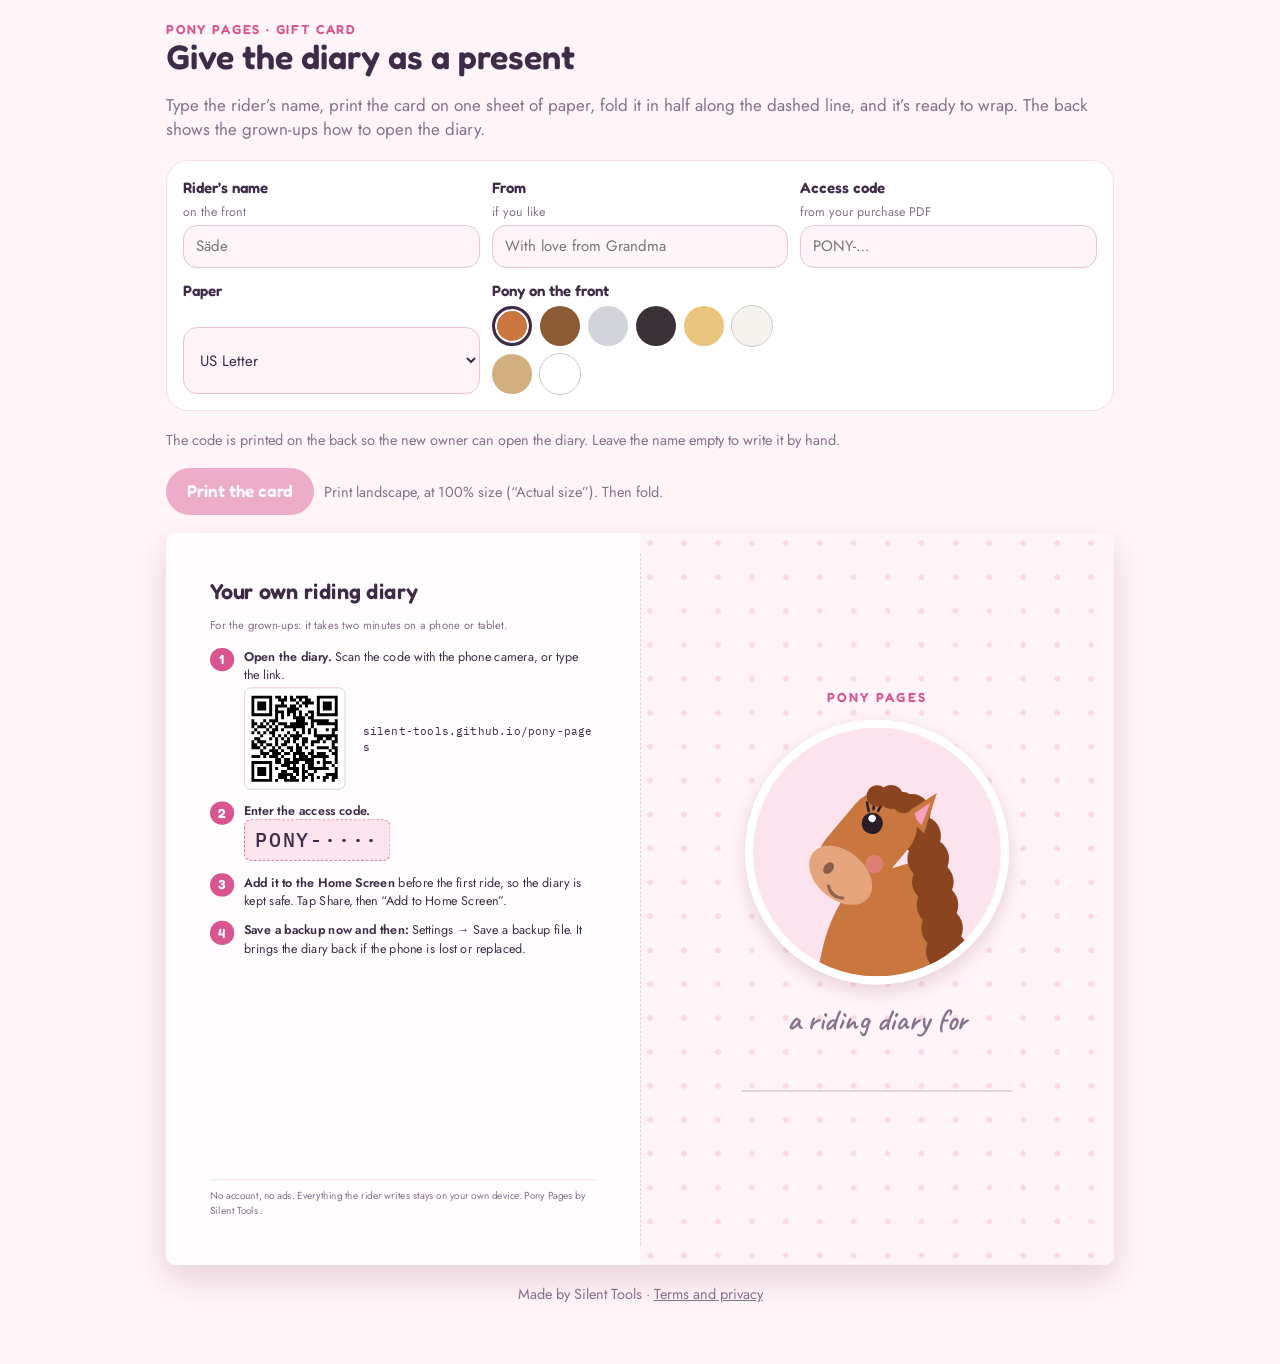
<file: pony-pages/gift/index.html>
<!doctype html>
<html lang="en">
<head>
<meta charset="utf-8">
<meta name="viewport" content="width=device-width,initial-scale=1">
<title>Pony Pages · Gift card</title>
<meta name="description" content="Make a printable gift card for a Pony Pages riding diary.">
<link rel="stylesheet" href="../../fonts.css">
<link rel="icon" type="image/png" sizes="192x192" href="../icon-192.png">
<style>
:root{--bg:#FFF5F8;--surface:#FFFFFF;--ink:#3D2B48;--muted:#86708C;--line:#F6DDE8;--line-strong:#EBC3D5;--accent:#D9558F;--soft:#FDE4EF;--lav:#E9E1FA}
@media (prefers-color-scheme:dark){:root{--bg:#1F1724;--surface:#2B2131;--ink:#F8EAF2;--muted:#BBA4BA;--line:#3B2E42;--line-strong:#574560;--accent:#F28DB8;--soft:#46293A}}
*{box-sizing:border-box}
html,body{margin:0;background:var(--bg);color:var(--ink);font-family:Jost,system-ui,sans-serif;font-size:17px;line-height:1.45}
.wrap{max-width:980px;margin:0 auto;padding:20px 16px 60px;display:grid;gap:18px}
h1{font-family:Fredoka,sans-serif;font-weight:600;font-size:34px;line-height:1.05;margin:0}
.k{font-family:Fredoka;font-weight:600;font-size:13px;letter-spacing:.14em;text-transform:uppercase;color:var(--accent)}
.lede{margin:0;color:var(--muted)}
.form{background:var(--surface);border:1.5px solid var(--line);border-radius:22px;padding:16px;display:grid;gap:12px;grid-template-columns:repeat(auto-fit,minmax(220px,1fr))}
label{display:grid;gap:4px;font-family:Fredoka;font-weight:600;font-size:15px}
label small{font-family:Jost;font-weight:400;color:var(--muted)}
input,select{font:inherit;font-family:Jost,system-ui,sans-serif;font-weight:400;color:inherit;width:100%;border:1.5px solid var(--line-strong);border-radius:14px;padding:10px 12px;background:var(--bg);min-width:0}
.coats{display:flex;flex-wrap:wrap;gap:8px}
.coats button{width:40px;height:40px;border-radius:50%;border:3px solid transparent;cursor:pointer;padding:0}
.coats button[aria-pressed="true"]{border-color:var(--ink);box-shadow:inset 0 0 0 2px var(--surface)}
.msg{color:#C2364B;font-weight:600;margin:0}
.ok{color:#2E9370;font-weight:600;margin:0}
.btns{display:flex;gap:10px;flex-wrap:wrap;align-items:center}
.btn{font:inherit;font-family:Fredoka;font-weight:600;border:1.5px solid var(--line-strong);background:var(--surface);color:var(--ink);border-radius:999px;padding:10px 20px;min-height:46px;cursor:pointer}
.btn.primary{background:var(--accent);border-color:var(--accent);color:#fff}
.btn:disabled{opacity:.45;cursor:default}
.hint{font-size:14.5px;color:var(--muted);margin:0}
.stage{overflow:hidden;border-radius:10px;box-shadow:0 14px 34px rgba(120,40,80,.18)}
.scale{transform-origin:0 0}
/* the printed sheet: A4 landscape, folded in half */
.sheet{width:var(--pw,279.4mm);height:var(--ph,215.9mm);background:#fff;display:grid;grid-template-columns:1fr 1fr;position:relative;color:#3D2B48;font-family:Jost,sans-serif;-webkit-print-color-adjust:exact;print-color-adjust:exact}
.sheet::after{content:"";position:absolute;left:50%;top:6mm;bottom:6mm;border-left:.35mm dashed #E3C9D6}
.half{position:relative;overflow:hidden;padding:14mm 13mm;display:flex;flex-direction:column}
.back{background:#FFFDFE}
.front{background:#FFF5F8;background-image:radial-gradient(circle at 3mm 3mm,#FBD9E7 .8mm,transparent .9mm);background-size:10mm 10mm;align-items:center;text-align:center;justify-content:center;gap:4mm}
.pony{width:78mm;height:78mm;border-radius:50%;overflow:hidden;border:2.5mm solid #fff;box-shadow:0 2mm 6mm rgba(120,40,80,.18)}
.pony svg{width:100%;height:100%;display:block}
.fk{font-family:Fredoka;font-weight:600;font-size:11pt;letter-spacing:.16em;text-transform:uppercase;color:#D9558F}
.for{font-family:Caveat;font-weight:600;font-size:26pt;color:#86708C;line-height:1;margin-top:2mm}
.name{font-family:Fredoka;font-weight:600;font-size:40pt;line-height:1;color:#3D2B48;max-width:120mm;overflow-wrap:anywhere}
.name.long{font-size:30pt}
.from{font-family:Caveat;font-weight:600;font-size:20pt;color:#D9558F;line-height:1.1;max-width:115mm}
.blank{display:inline-block;width:80mm;border-bottom:.5mm solid #C9A8B9;height:12mm}
.bh{font-family:Fredoka;font-weight:600;font-size:18pt;margin:0 0 4mm;line-height:1.1}
.bnote{font-size:9.5pt;color:#86708C;margin:0 0 4mm}
.steps{display:grid;gap:3.5mm;font-size:10.5pt}
.step{display:grid;grid-template-columns:7mm 1fr;gap:3mm;align-items:start}
.num{width:7mm;height:7mm;border-radius:50%;background:#D9558F;color:#fff;font-family:Fredoka;font-weight:600;font-size:11pt;display:flex;align-items:center;justify-content:center}
.qrrow{display:flex;gap:5mm;align-items:center;margin:1mm 0 0}
.qr{width:30mm;height:30mm;flex:none;background:#fff;border:.3mm solid #EBC3D5;border-radius:2mm;padding:2mm}
.url{font-family:"IBM Plex Mono",monospace;font-size:9.5pt;word-break:break-all}
.code{font-family:"IBM Plex Mono",monospace;font-weight:500;font-size:17pt;letter-spacing:.06em;background:#FDE4EF;border:.4mm dashed #D9558F;border-radius:2mm;padding:1.5mm 3mm;display:inline-block}
.spacer{flex:1}
.small{font-size:8.5pt;color:#86708C;border-top:.3mm solid #F6DDE8;padding-top:2.5mm;margin:0}
@media print{html,body{background:#fff}.wrap>*:not(.stage){display:none!important}.wrap{padding:0;max-width:none}.stage{box-shadow:none;border-radius:0;overflow:visible;height:auto!important}.scale{transform:none!important}}
</style>
</head>
<body>
<div class="wrap">
  <div><div class="k">Pony Pages · gift card</div><h1>Give the diary as a present</h1></div>
  <p class="lede">Type the rider’s name, print the card on one sheet of paper, fold it in half along the dashed line, and it’s ready to wrap. The back shows the grown-ups how to open the diary.</p>
  <div class="form">
    <label>Rider’s name <small>on the front</small><input id="name" maxlength="20" placeholder="Säde" autocomplete="off"></label>
    <label>From <small>if you like</small><input id="from" maxlength="40" placeholder="With love from Grandma" autocomplete="off"></label>
    <label>Access code <small>from your purchase PDF</small><input id="code" maxlength="20" placeholder="PONY-…" autocapitalize="characters" spellcheck="false" autocomplete="off"></label>
    <label>Paper<select id="paper"><option value="letter">US Letter</option><option value="a4">A4</option></select></label>
    <div style="display:grid;gap:4px"><span style="font-family:Fredoka;font-weight:600;font-size:15px">Pony on the front</span><div class="coats" id="coats"></div></div>
  </div>
  <p id="cmsg" class="hint" role="status">The code is printed on the back so the new owner can open the diary. Leave the name empty to write it by hand.</p>
  <div class="btns"><button class="btn primary" id="print" disabled>Print the card</button><span class="hint">Print landscape, at 100% size (“Actual size”). Then fold.</span></div>
  <div class="stage" id="stage"><div class="scale" id="scale">
    <div class="sheet">
      <div class="half back">
        <p class="bh">Your own riding diary</p>
        <p class="bnote">For the grown-ups: it takes two minutes on a phone or tablet.</p>
        <div class="steps">
          <div class="step"><div class="num">1</div><div><b>Open the diary.</b> Scan the code with the phone camera, or type the link.
            <div class="qrrow"><div class="qr"><svg width="100%" height="100%" version="1.1" viewBox="0 0 29 29" xmlns="http://www.w3.org/2000/svg"><path d="M0,0H1V1H0zM1,0H2V1H1zM2,0H3V1H2zM3,0H4V1H3zM4,0H5V1H4zM5,0H6V1H5zM6,0H7V1H6zM8,0H9V1H8zM9,0H10V1H9zM11,0H12V1H11zM13,0H14V1H13zM15,0H16V1H15zM16,0H17V1H16zM17,0H18V1H17zM18,0H19V1H18zM22,0H23V1H22zM23,0H24V1H23zM24,0H25V1H24zM25,0H26V1H25zM26,0H27V1H26zM27,0H28V1H27zM28,0H29V1H28zM0,1H1V2H0zM6,1H7V2H6zM9,1H10V2H9zM10,1H11V2H10zM11,1H12V2H11zM13,1H14V2H13zM14,1H15V2H14zM16,1H17V2H16zM18,1H19V2H18zM19,1H20V2H19zM22,1H23V2H22zM28,1H29V2H28zM0,2H1V3H0zM2,2H3V3H2zM3,2H4V3H3zM4,2H5V3H4zM6,2H7V3H6zM10,2H11V3H10zM15,2H16V3H15zM17,2H18V3H17zM18,2H19V3H18zM19,2H20V3H19zM20,2H21V3H20zM22,2H23V3H22zM24,2H25V3H24zM25,2H26V3H25zM26,2H27V3H26zM28,2H29V3H28zM0,3H1V4H0zM2,3H3V4H2zM3,3H4V4H3zM4,3H5V4H4zM6,3H7V4H6zM8,3H9V4H8zM9,3H10V4H9zM10,3H11V4H10zM11,3H12V4H11zM13,3H14V4H13zM14,3H15V4H14zM16,3H17V4H16zM18,3H19V4H18zM22,3H23V4H22zM24,3H25V4H24zM25,3H26V4H25zM26,3H27V4H26zM28,3H29V4H28zM0,4H1V5H0zM2,4H3V5H2zM3,4H4V5H3zM4,4H5V5H4zM6,4H7V5H6zM8,4H9V5H8zM12,4H13V5H12zM13,4H14V5H13zM14,4H15V5H14zM15,4H16V5H15zM22,4H23V5H22zM24,4H25V5H24zM25,4H26V5H25zM26,4H27V5H26zM28,4H29V5H28zM0,5H1V6H0zM6,5H7V6H6zM8,5H9V6H8zM9,5H10V6H9zM10,5H11V6H10zM12,5H13V6H12zM13,5H14V6H13zM14,5H15V6H14zM16,5H17V6H16zM19,5H20V6H19zM20,5H21V6H20zM22,5H23V6H22zM28,5H29V6H28zM0,6H1V7H0zM1,6H2V7H1zM2,6H3V7H2zM3,6H4V7H3zM4,6H5V7H4zM5,6H6V7H5zM6,6H7V7H6zM8,6H9V7H8zM10,6H11V7H10zM12,6H13V7H12zM14,6H15V7H14zM16,6H17V7H16zM18,6H19V7H18zM20,6H21V7H20zM22,6H23V7H22zM23,6H24V7H23zM24,6H25V7H24zM25,6H26V7H25zM26,6H27V7H26zM27,6H28V7H27zM28,6H29V7H28zM8,7H9V8H8zM10,7H11V8H10zM14,7H15V8H14zM15,7H16V8H15zM16,7H17V8H16zM17,7H18V8H17zM19,7H20V8H19zM20,7H21V8H20zM0,8H1V9H0zM4,8H5V9H4zM6,8H7V9H6zM7,8H8V9H7zM8,8H9V9H8zM15,8H16V9H15zM16,8H17V9H16zM17,8H18V9H17zM20,8H21V9H20zM21,8H22V9H21zM22,8H23V9H22zM23,8H24V9H23zM24,8H25V9H24zM25,8H26V9H25zM28,8H29V9H28zM0,9H1V10H0zM1,9H2V10H1zM3,9H4V10H3zM5,9H6V10H5zM7,9H8V10H7zM9,9H10V10H9zM10,9H11V10H10zM11,9H12V10H11zM13,9H14V10H13zM14,9H15V10H14zM15,9H16V10H15zM16,9H17V10H16zM17,9H18V10H17zM18,9H19V10H18zM20,9H21V10H20zM22,9H23V10H22zM23,9H24V10H23zM24,9H25V10H24zM25,9H26V10H25zM26,9H27V10H26zM27,9H28V10H27zM28,9H29V10H28zM0,10H1V11H0zM2,10H3V11H2zM3,10H4V11H3zM4,10H5V11H4zM6,10H7V11H6zM8,10H9V11H8zM11,10H12V11H11zM12,10H13V11H12zM13,10H14V11H13zM14,10H15V11H14zM15,10H16V11H15zM16,10H17V11H16zM17,10H18V11H17zM20,10H21V11H20zM28,10H29V11H28zM1,11H2V12H1zM5,11H6V12H5zM7,11H8V12H7zM8,11H9V12H8zM10,11H11V12H10zM14,11H15V12H14zM17,11H18V12H17zM19,11H20V12H19zM21,11H22V12H21zM25,11H26V12H25zM27,11H28V12H27zM28,11H29V12H28zM0,12H1V13H0zM2,12H3V13H2zM4,12H5V13H4zM6,12H7V13H6zM7,12H8V13H7zM12,12H13V13H12zM15,12H16V13H15zM17,12H18V13H17zM19,12H20V13H19zM21,12H22V13H21zM27,12H28V13H27zM3,13H4V14H3zM7,13H8V14H7zM9,13H10V14H9zM11,13H12V14H11zM13,13H14V14H13zM14,13H15V14H14zM15,13H16V14H15zM16,13H17V14H16zM21,13H22V14H21zM22,13H23V14H22zM23,13H24V14H23zM24,13H25V14H24zM25,13H26V14H25zM26,13H27V14H26zM27,13H28V14H27zM28,13H29V14H28zM1,14H2V15H1zM2,14H3V15H2zM6,14H7V15H6zM8,14H9V15H8zM10,14H11V15H10zM12,14H13V15H12zM14,14H15V15H14zM15,14H16V15H15zM17,14H18V15H17zM18,14H19V15H18zM22,14H23V15H22zM23,14H24V15H23zM25,14H26V15H25zM26,14H27V15H26zM28,14H29V15H28zM0,15H1V16H0zM2,15H3V16H2zM3,15H4V16H3zM4,15H5V16H4zM8,15H9V16H8zM11,15H12V16H11zM12,15H13V16H12zM14,15H15V16H14zM17,15H18V16H17zM18,15H19V16H18zM20,15H21V16H20zM21,15H22V16H21zM22,15H23V16H22zM24,15H25V16H24zM27,15H28V16H27zM28,15H29V16H28zM0,16H1V17H0zM1,16H2V17H1zM3,16H4V17H3zM5,16H6V17H5zM6,16H7V17H6zM8,16H9V17H8zM10,16H11V17H10zM11,16H12V17H11zM15,16H16V17H15zM17,16H18V17H17zM20,16H21V17H20zM27,16H28V17H27zM0,17H1V18H0zM1,17H2V18H1zM2,17H3V18H2zM4,17H5V18H4zM7,17H8V18H7zM9,17H10V18H9zM12,17H13V18H12zM13,17H14V18H13zM15,17H16V18H15zM16,17H17V18H16zM18,17H19V18H18zM22,17H23V18H22zM23,17H24V18H23zM24,17H25V18H24zM25,17H26V18H25zM27,17H28V18H27zM28,17H29V18H28zM3,18H4V19H3zM6,18H7V19H6zM7,18H8V19H7zM8,18H9V19H8zM10,18H11V19H10zM13,18H14V19H13zM15,18H16V19H15zM16,18H17V19H16zM20,18H21V19H20zM26,18H27V19H26zM28,18H29V19H28zM3,19H4V20H3zM4,19H5V20H4zM5,19H6V20H5zM7,19H8V20H7zM8,19H9V20H8zM9,19H10V20H9zM11,19H12V20H11zM12,19H13V20H12zM14,19H15V20H14zM15,19H16V20H15zM16,19H17V20H16zM17,19H18V20H17zM19,19H20V20H19zM20,19H21V20H20zM22,19H23V20H22zM23,19H24V20H23zM24,19H25V20H24zM27,19H28V20H27zM28,19H29V20H28zM0,20H1V21H0zM1,20H2V21H1zM2,20H3V21H2zM4,20H5V21H4zM6,20H7V21H6zM7,20H8V21H7zM8,20H9V21H8zM10,20H11V21H10zM14,20H15V21H14zM16,20H17V21H16zM17,20H18V21H17zM18,20H19V21H18zM20,20H21V21H20zM21,20H22V21H21zM22,20H23V21H22zM23,20H24V21H23zM24,20H25V21H24zM25,20H26V21H25zM28,20H29V21H28zM8,21H9V22H8zM9,21H10V22H9zM11,21H12V22H11zM12,21H13V22H12zM14,21H15V22H14zM15,21H16V22H15zM16,21H17V22H16zM17,21H18V22H17zM18,21H19V22H18zM19,21H20V22H19zM20,21H21V22H20zM24,21H25V22H24zM28,21H29V22H28zM0,22H1V23H0zM1,22H2V23H1zM2,22H3V23H2zM3,22H4V23H3zM4,22H5V23H4zM5,22H6V23H5zM6,22H7V23H6zM8,22H9V23H8zM9,22H10V23H9zM11,22H12V23H11zM12,22H13V23H12zM13,22H14V23H13zM14,22H15V23H14zM15,22H16V23H15zM18,22H19V23H18zM19,22H20V23H19zM20,22H21V23H20zM22,22H23V23H22zM24,22H25V23H24zM25,22H26V23H25zM26,22H27V23H26zM28,22H29V23H28zM0,23H1V24H0zM6,23H7V24H6zM10,23H11V24H10zM11,23H12V24H11zM12,23H13V24H12zM14,23H15V24H14zM17,23H18V24H17zM19,23H20V24H19zM20,23H21V24H20zM24,23H25V24H24zM27,23H28V24H27zM0,24H1V25H0zM2,24H3V25H2zM3,24H4V25H3zM4,24H5V25H4zM6,24H7V25H6zM8,24H9V25H8zM12,24H13V25H12zM13,24H14V25H13zM14,24H15V25H14zM15,24H16V25H15zM17,24H18V25H17zM19,24H20V25H19zM20,24H21V25H20zM21,24H22V25H21zM22,24H23V25H22zM23,24H24V25H23zM24,24H25V25H24zM25,24H26V25H25zM28,24H29V25H28zM0,25H1V26H0zM2,25H3V26H2zM3,25H4V26H3zM4,25H5V26H4zM6,25H7V26H6zM10,25H11V26H10zM11,25H12V26H11zM14,25H15V26H14zM15,25H16V26H15zM17,25H18V26H17zM18,25H19V26H18zM21,25H22V26H21zM28,25H29V26H28zM0,26H1V27H0zM2,26H3V27H2zM3,26H4V27H3zM4,26H5V27H4zM6,26H7V27H6zM9,26H10V27H9zM10,26H11V27H10zM11,26H12V27H11zM12,26H13V27H12zM13,26H14V27H13zM15,26H16V27H15zM17,26H18V27H17zM19,26H20V27H19zM20,26H21V27H20zM25,26H26V27H25zM26,26H27V27H26zM27,26H28V27H27zM28,26H29V27H28zM0,27H1V28H0zM6,27H7V28H6zM9,27H10V28H9zM10,27H11V28H10zM11,27H12V28H11zM13,27H14V28H13zM14,27H15V28H14zM17,27H18V28H17zM18,27H19V28H18zM20,27H21V28H20zM22,27H23V28H22zM24,27H25V28H24zM25,27H26V28H25zM27,27H28V28H27zM28,27H29V28H28zM0,28H1V29H0zM1,28H2V29H1zM2,28H3V29H2zM3,28H4V29H3zM4,28H5V29H4zM5,28H6V29H5zM6,28H7V29H6zM8,28H9V29H8zM11,28H12V29H11zM12,28H13V29H12zM13,28H14V29H13zM14,28H15V29H14zM15,28H16V29H15zM17,28H18V29H17zM20,28H21V29H20zM24,28H25V29H24zM27,28H28V29H27z" id="qr-path" fill="#000000" fill-opacity="1" fill-rule="nonzero" stroke="none"/></svg></div><div class="url">silent-tools.github.io/<wbr>pony-pages</div></div></div></div>
          <div class="step"><div class="num">2</div><div><b>Enter the access code.</b><br><span class="code" id="c-code">PONY-····</span></div></div>
          <div class="step"><div class="num">3</div><div><b>Add it to the Home Screen</b> before the first ride, so the diary is kept safe. Tap Share, then “Add to Home Screen”.</div></div>
          <div class="step"><div class="num">4</div><div><b>Save a backup now and then:</b> Settings → Save a backup file. It brings the diary back if the phone is lost or replaced.</div></div>
        </div>
        <div class="spacer"></div>
        <p class="small">No account, no ads. Everything the rider writes stays on your own device. Pony Pages by Silent Tools.</p>
      </div>
      <div class="half front">
        <div class="fk">Pony Pages</div>
        <div class="pony" id="c-pony"></div>
        <div class="for">a riding diary for</div>
        <div class="name" id="c-name"></div>
        <div class="from" id="c-from"></div>
      </div>
    </div>
  </div></div>
  <p class="hint" style="text-align:center">Made by Silent Tools · <a href="../../terms.html" style="color:inherit">Terms and privacy</a></p>
</div>
<script>
(function(){
const COATS={
  chestnut:{label:'Chestnut',body:'#C9773F',mane:'#8A4520',muzzle:'#E6A47C'},
  bay:{label:'Bay',body:'#8C5A34',mane:'#2F2420',muzzle:'#B88B63'},
  grey:{label:'Grey',body:'#D3D3DB',mane:'#8E8EA2',muzzle:'#ECECF1'},
  black:{label:'Black',body:'#3B3238',mane:'#1C171B',muzzle:'#5F545B'},
  palomino:{label:'Palomino',body:'#E9C47C',mane:'#FFF3D6',muzzle:'#F4DEB2'},
  white:{label:'White',body:'#F6F2EE',mane:'#E3D8CE',muzzle:'#FFFFFF'},
  dun:{label:'Dun',body:'#D2AF7E',mane:'#5A4532',muzzle:'#E7CEA7'},
  pinto:{label:'Pinto',body:'#FFFFFF',mane:'#6E4128',muzzle:'#FFF6F0',patch:'#7B4A2C'}
};
const PONY_BG=['#FDE3EE','#E9E1FA','#DDF3EA','#FFF0CF','#DCEEFC'];
let svgN=0;
function ponySVG(coat,bg,blaze){
  const c=COATS[coat]||COATS.chestnut,dark=coat==='black'||coat==='bay',id='pc'+(++svgN);
  const mane=[[72,27,8],[76,37,8.5],[79,47,9],[81,57,9],[83,67,9],[85,77,9],[87,87,9],[89,97,9],[90,107,9]].map(([x,y,r])=>`<circle cx="${x}" cy="${y}" r="${r}" fill="${c.mane}"/>`).join('');
  const patches=c.patch?`<circle cx="58" cy="84" r="9" fill="${c.patch}"/><circle cx="45" cy="99" r="7" fill="${c.patch}"/>`:'';
  const nose=dark?'#2A1F22':'#6B4A3A';
  return `<svg viewBox="0 0 100 100" width="600" height="600" xmlns="http://www.w3.org/2000/svg"><defs><clipPath id="${id}"><rect width="100" height="100"/></clipPath></defs><g clip-path="url(#${id})"><rect width="100" height="100" fill="${bg||'#FDE3EE'}"/><g transform="translate(-3 9) scale(.93)"><path d="M30 112 C31 84 38 66 50 55 L74 48 C79 66 84 88 90 112 Z" fill="${c.body}"/>${patches}${mane}<g transform="rotate(40 50 42)"><path d="M55 19 L60 3 L67 20 Z" fill="${c.body}"/><path d="M58 17 L60.5 8 L64 18 Z" fill="#F5A3C0"/><rect x="36" y="14" width="30" height="50" rx="15" fill="${c.body}"/>${blaze?'<rect x="47.5" y="20" width="6" height="34" rx="3" fill="#FFFFFF" opacity=".95"/>':''}<ellipse cx="51" cy="57" rx="15.5" ry="10.5" fill="${c.muzzle}"/><ellipse cx="45" cy="58" rx="2" ry="2.8" fill="${nose}" opacity=".75"/><path d="M50 64 q4 3 8 0" stroke="${nose}" stroke-width="1.4" fill="none" stroke-linecap="round" opacity=".7"/><circle cx="59" cy="44" r="4" fill="#F58BB0" opacity=".45"/><circle cx="47" cy="31" r="4.6" fill="#2B1E26"/><circle cx="45.6" cy="29.4" r="1.6" fill="#fff"/><path d="M42.5 28 l-3 -2.5 M43.5 26 l-2 -3.2 M45.5 25.2 l-0.8 -3.6" stroke="#2B1E26" stroke-width="1.1" stroke-linecap="round"/><circle cx="46" cy="17" r="5.2" fill="${c.mane}"/><circle cx="41" cy="20.5" r="4.6" fill="${c.mane}"/><circle cx="51.5" cy="15.5" r="4.6" fill="${c.mane}"/></g></g></g></svg>`;
}

const HASH='4d4db6c5b0a3f89a24fe1c5ea5422c6c309e652754e6385ec7b4ce1c76cd26db';
const esc=s=>String(s).replace(/[&<>"']/g,c=>({'&':'&amp;','<':'&lt;','>':'&gt;','"':'&quot;',"'":'&#39;'}[c]));
let coat='chestnut',codeOk=false,codeTxt='';
const PAPER={letter:[279.4,215.9],a4:[297,210]};
const $=id=>document.getElementById(id);
try{$('paper').value=/^en-US|^en-CA|^es-MX/.test(navigator.language)?'letter':'a4';}catch(e){}
$('coats').innerHTML=Object.entries(COATS).map(([k,c])=>`<button type="button" data-coat="${k}" aria-pressed="${k===coat}" aria-label="${c.label}" title="${c.label}" style="background:${c.body}${k==='white'||k==='pinto'?';outline:1px solid #ccc':''}"></button>`).join('');
async function sha(t){const b=await crypto.subtle.digest('SHA-256',new TextEncoder().encode(t));return [...new Uint8Array(b)].map(x=>x.toString(16).padStart(2,'0')).join('');}
function draw(){
  const n=$('name').value.trim(),f=$('from').value.trim();
  $('c-name').innerHTML=n?esc(n):'<span class="blank"></span>';$('c-name').classList.toggle('long',n.length>11);
  $('c-from').textContent=f;
  $('c-pony').innerHTML=ponySVG(coat,'#FDE3EE');
  $('c-code').textContent=codeOk?codeTxt:'PONY-····';
  $('print').disabled=!codeOk;
  const [pw,ph]=PAPER[$('paper').value]||PAPER.letter,sh=document.querySelector('.sheet');sh.style.setProperty('--pw',pw+'mm');sh.style.setProperty('--ph',ph+'mm');
  let ps=document.getElementById('pagesize');if(!ps){ps=document.createElement('style');ps.id='pagesize';document.head.appendChild(ps);}ps.textContent=`@media print{@page{size:${pw}mm ${ph}mm;margin:0}}`;
  fit();}
async function checkCode(){const raw=$('code').value,c=raw.toUpperCase().replace(/[^A-Z0-9]/g,'');let ok=false;
  try{ok=c.length>0&&(await sha(c))===HASH;}catch(e){}
  codeOk=ok;codeTxt=ok?c.replace(/^(PONY)(\d+)$/,'$1-$2'):'';
  const m=$('cmsg');
  if(!c){m.className='hint';m.textContent='The code is printed on the back so the new owner can open the diary. Leave the name empty to write it by hand.';}
  else if(ok){m.className='ok';m.textContent='Code checked. It’s on the back of the card.';}
  else{m.className='msg';m.textContent='That code doesn’t match yet. Copy it from the PDF you received with your purchase.';}
  draw();}
function fit(){const st=$('stage'),sc=$('scale'),sh=sc.firstElementChild;const w=st.clientWidth,sw=sh.offsetWidth;const k=Math.min(1,w/sw);sc.style.transform=`scale(${k})`;st.style.height=(sh.offsetHeight*k)+'px';}
document.addEventListener('input',e=>{if(e.target.id==='code')checkCode();else draw();});
document.addEventListener('change',e=>{if(e.target.id==='paper')draw();});
document.addEventListener('click',e=>{const b=e.target.closest('[data-coat]');if(b){coat=b.dataset.coat;document.querySelectorAll('[data-coat]').forEach(x=>x.setAttribute('aria-pressed',x===b));draw();}});
$('print').addEventListener('click',()=>{if(codeOk)window.print();});
window.addEventListener('resize',fit);
draw();if(document.fonts)document.fonts.ready.then(fit);
})();
</script>
</body>
</html>
</file>
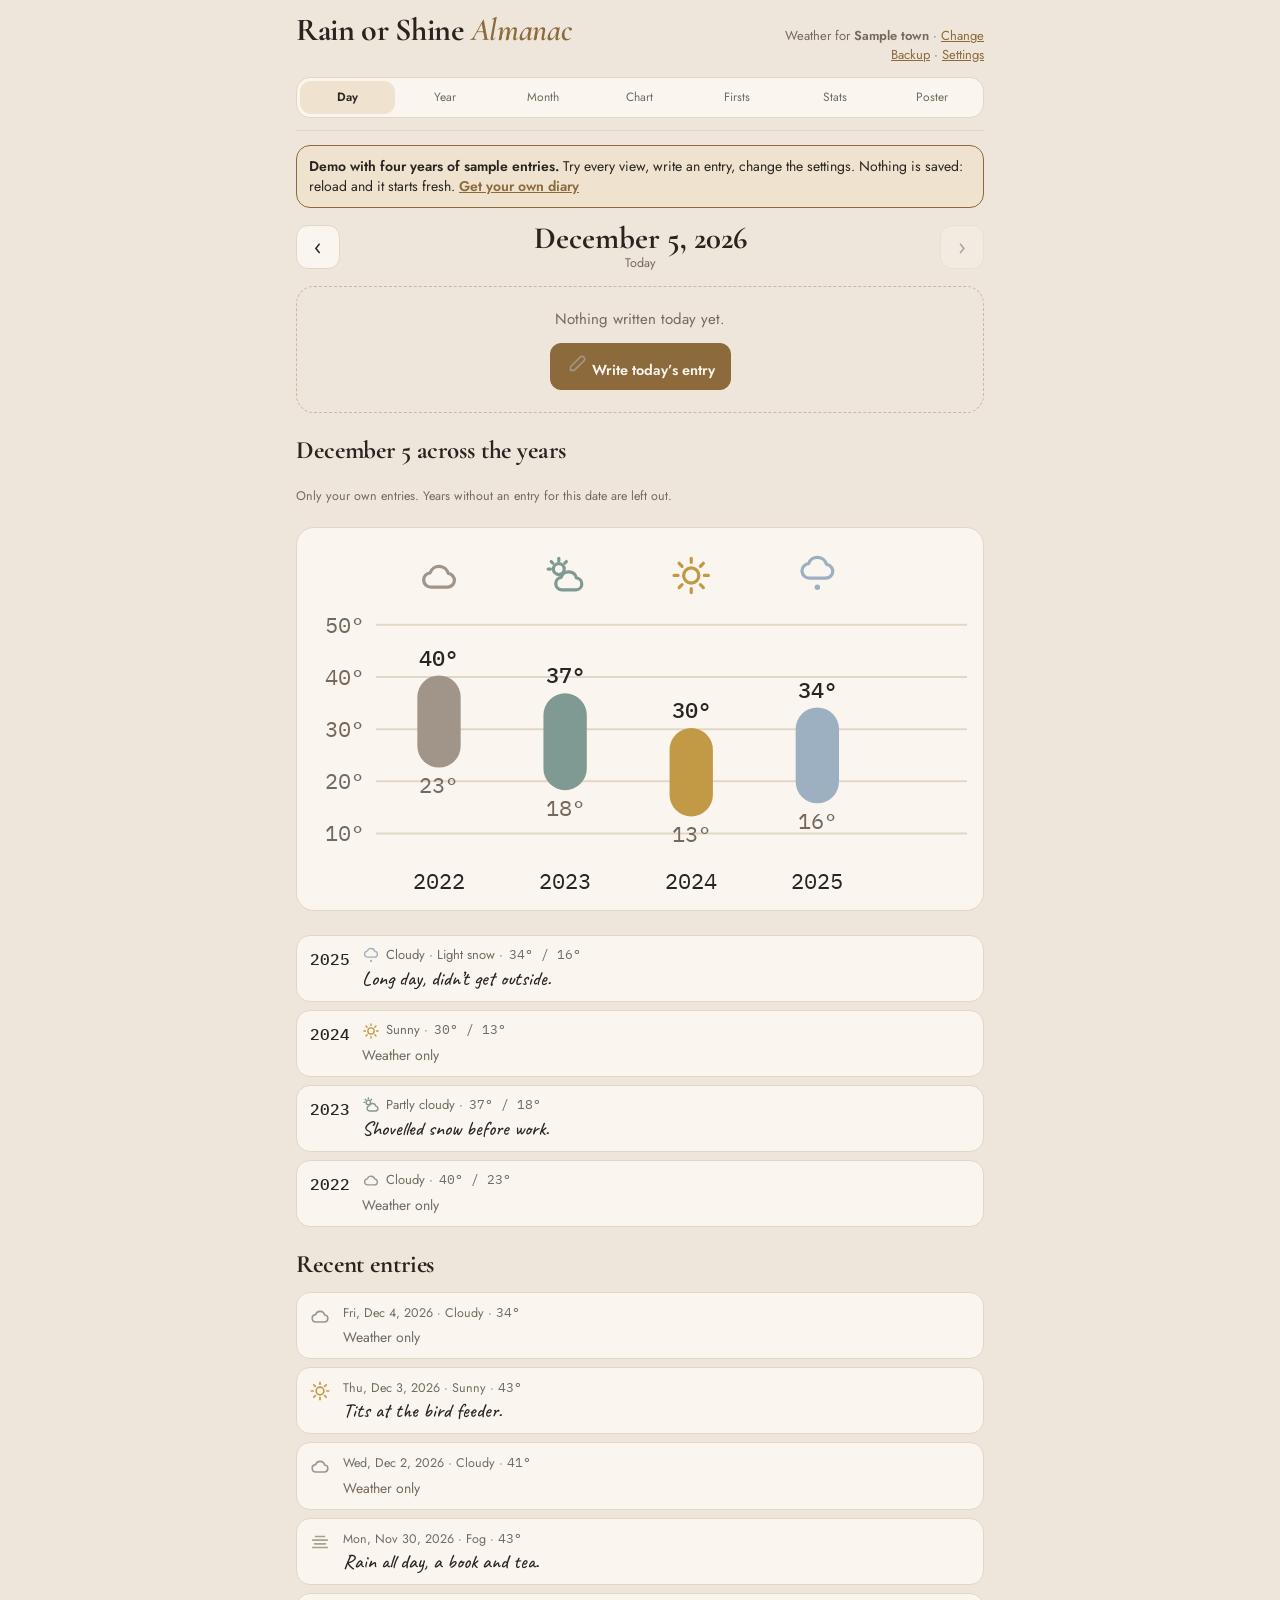
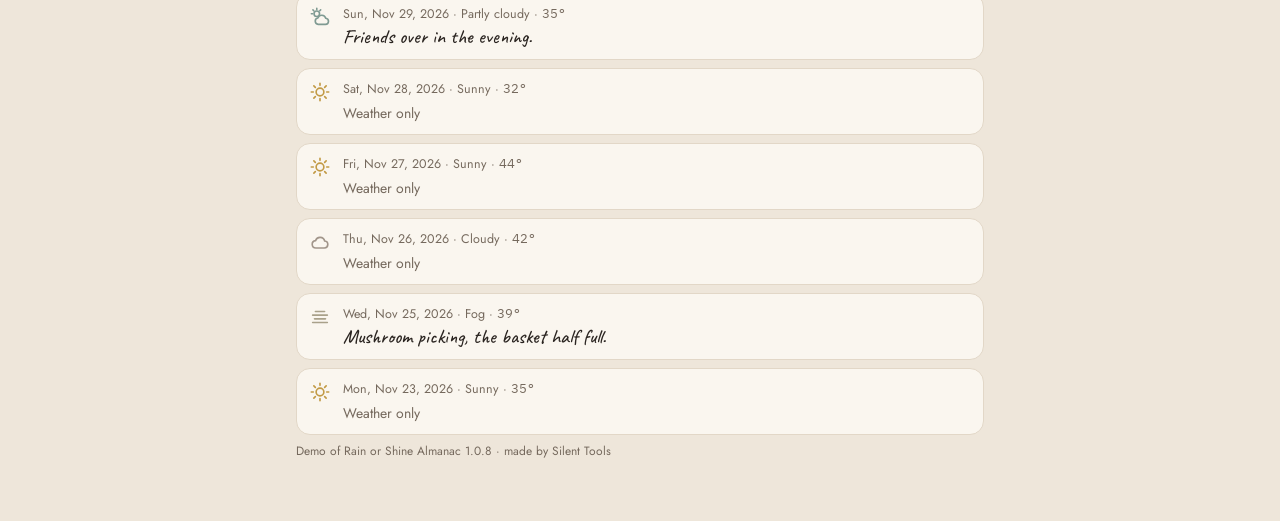
<file: rain-or-shine/demo/index.html>
<!doctype html>
<html lang="en">
<head>
<meta charset="utf-8">
<meta name="viewport" content="width=device-width,initial-scale=1,viewport-fit=cover">
<title>Rain or Shine Almanac · Demo</title>
<meta name="description" content="A one-line-a-day weather and memory journal. No account, no ads, your entries stay on your device.">
<meta name="theme-color" content="#EEE6DA" media="(prefers-color-scheme: light)">
<meta name="theme-color" content="#1A1714" media="(prefers-color-scheme: dark)">
<link rel="icon" type="image/png" sizes="192x192" href="../icon-192.png">
<link rel="apple-touch-icon" href="../icon-180.png">
<style>
html{font-size:17px;font:-apple-system-body;font-family:inherit}
:root{color-scheme:light;padding-top:env(safe-area-inset-top,0px);padding-bottom:env(safe-area-inset-bottom,0px)}
body{margin:0;-webkit-text-size-adjust:100%}
img{max-width:100%}
[hidden]{display:none!important}
.lock{margin-top:24px}
nav.tabs{grid-template-columns:repeat(auto-fit,minmax(2.75rem,1fr))!important;row-gap:2px}
nav.tabs button{white-space:nowrap;padding-inline:4px}
body::before{content:"";position:fixed;top:0;left:0;right:0;height:env(safe-area-inset-top,0px);background:var(--bg);z-index:60;pointer-events:none}
.demo-bar{background:var(--accent-soft);border:1px solid var(--accent);border-radius:14px;padding:10px 12px;font-size:14px;line-height:1.45}.demo-bar a{font-weight:600;white-space:nowrap}
</style>
<link rel="stylesheet" href="../../fonts.css">
<style>
/* Layout: one phone-width column; header with view tabs, the chosen view below. Theme: Beige (warm paper, bronze accent, handwritten day line) */
:root{
  --bg:#EEE6DA; --surface:#FAF6EF; --ink:#2A2420; --muted:#75695D; --line:#E2D7C7; --line-strong:#C9B9A2;
  --accent:#8C6A3C; --accent-soft:#EFE3CF; --warn:#8F5A12; --warn-soft:#F6E7CC; --danger:#A3322A; --danger-soft:#F5DCD8;
  --w-paike:#C29A45; --w-vahelduv:#7F9A92; --w-pilves:#A1958A; --w-vihm:#5F7A9C; --w-lumi:#9DB0C2; --w-aike:#86708F; --w-udu:#A9A18A;
  --f-display:"Cormorant Garamond","Didot",Georgia,serif;
  --f-body:"Jost",system-ui,-apple-system,"Segoe UI",sans-serif;
  --f-note:"Caveat","Segoe Print","Bradley Hand",cursive;
  --f-data:"IBM Plex Mono",ui-monospace,"SFMono-Regular",Menlo,monospace;
  --note-size:1.4118rem; --note-size-s:1.1765rem; --hand-scale:1.3; --d-weight:700;
}
@media (prefers-color-scheme: dark){:root:not([data-theme="light"]){
  --bg:#1A1714; --surface:#24201C; --ink:#EFE7DA; --muted:#A99C8B; --line:#36302A; --line-strong:#50473D;
  --accent:#D5B47E; --accent-soft:#3A2F22; --warn:#E8B565; --warn-soft:#3A2C17; --danger:#F08A80; --danger-soft:#3D1F1C;
  --w-paike:#DDB65F; --w-vahelduv:#9DB8AF; --w-pilves:#9A8F82; --w-vihm:#8FA6C4; --w-lumi:#D6DFE8; --w-aike:#A88FB3; --w-udu:#C2BAA4;
  color-scheme:dark;
}}
:root[data-theme="dark"]{
  --bg:#1A1714; --surface:#24201C; --ink:#EFE7DA; --muted:#A99C8B; --line:#36302A; --line-strong:#50473D;
  --accent:#D5B47E; --accent-soft:#3A2F22; --warn:#E8B565; --warn-soft:#3A2C17; --danger:#F08A80; --danger-soft:#3D1F1C;
  --w-paike:#DDB65F; --w-vahelduv:#9DB8AF; --w-pilves:#9A8F82; --w-vihm:#8FA6C4; --w-lumi:#D6DFE8; --w-aike:#A88FB3; --w-udu:#C2BAA4;
  color-scheme:dark;
}
*{box-sizing:border-box}
html,body{background:var(--bg)}
body{color:var(--ink);font-family:var(--f-body);font-size:0.8824rem;line-height:1.45}
button,input,textarea{font:inherit;color:inherit}
button:focus-visible,input:focus-visible,textarea:focus-visible{outline:2px solid var(--accent);outline-offset:2px}
.app{max-width:480px;margin:0 auto;padding-inline:16px;padding-block:0 48px}
header.top{display:flex;align-items:baseline;justify-content:space-between;gap:12px;padding-block:14px 12px;border-bottom:1px solid var(--line);flex-wrap:wrap}
.brand-sub{font-style:italic;font-weight:600;color:var(--accent)}
.brand{font-family:var(--f-display);font-weight:var(--d-weight);font-size:1.8824rem;letter-spacing:-.01em;margin:0;line-height:1}
.home{font-size:0.7647rem;color:var(--muted);text-align:right}
.home button{border:0;background:none;color:var(--accent);text-decoration:underline;cursor:pointer;padding:0;font-size:0.7647rem}
main{padding-block:14px 0;display:grid;gap:14px}
h2{font-family:var(--f-display);font-weight:var(--d-weight);font-size:1.4706rem;letter-spacing:-.005em;margin:10px 0 0;line-height:1.1;text-wrap:balance}
.muted{color:var(--muted)}
.num{font-family:var(--f-data);font-variant-numeric:tabular-nums}
.t-paike{color:var(--w-paike)}.t-vahelduv{color:var(--w-vahelduv)}.t-pilves{color:var(--w-pilves)}.t-vihm{color:var(--w-vihm)}.t-lumi{color:var(--w-lumi)}.t-aike{color:var(--w-aike)}.t-udu{color:var(--w-udu)}
.ic{width:22px;height:22px;flex:none}
.ic.big{width:48px;height:48px}

.daynav{display:grid;grid-template-columns:44px 1fr 44px;align-items:center;gap:8px}
.daynav button{height:44px;border-radius:12px;border:1px solid var(--line);background:var(--surface);font-size:1.2941rem;cursor:pointer}
.daynav button:disabled{opacity:.35;cursor:not-allowed}
.dn{text-align:center}
.dn-date{font-family:var(--f-display);font-weight:var(--d-weight);font-size:1.8235rem;line-height:1.05}
.dn-sub{font-size:0.7353rem;color:var(--muted);min-height:18px}
.dn-sub button{border:0;background:none;color:var(--accent);text-decoration:underline;cursor:pointer;padding:0;font-size:0.7353rem}

.card{background:var(--surface);border:1px solid var(--line);border-radius:18px;padding:16px;display:grid;gap:14px}
.lbl{font-size:0.7059rem;letter-spacing:.06em;text-transform:uppercase;color:var(--muted);font-weight:600}
textarea{width:100%;min-height:96px;border:1px solid var(--line-strong);border-radius:12px;padding:11px 12px;font-size:0.9412rem;background:var(--bg);resize:vertical}
input[type=number],input[type=search]{width:100%;border:1px solid var(--line-strong);border-radius:10px;padding:9px 10px;font-size:0.9412rem;background:var(--bg)}
.seg{display:grid;grid-template-columns:repeat(3,minmax(0,1fr));border:1px solid var(--line-strong);border-radius:12px;padding:3px;gap:3px}
.seg button{border:0;background:transparent;border-radius:9px;padding:11px 4px;font-size:0.9118rem;cursor:pointer;line-height:1.2;min-height:46px}
.seg button[aria-pressed="true"]{background:var(--accent);color:var(--surface);font-weight:600}
.wrow{display:flex;align-items:center;gap:14px}
.w-type{font-size:0.7647rem;color:var(--muted)}
.w-temp{font-family:var(--f-body);font-weight:500;font-size:1.5882rem;line-height:1;letter-spacing:-.01em}
.w-temp span{font-size:1.0rem;color:var(--muted);font-weight:600}
.w-pr{margin-left:auto;text-align:right;font-family:var(--f-data);font-size:0.8235rem}
.w-pr small{display:block;font-family:var(--f-body);font-size:0.6765rem;color:var(--muted)}
.wbox{border:1px solid var(--line);border-radius:14px;padding:12px;display:grid;gap:10px;background:var(--bg)}
.badge{justify-self:start;font-size:0.6765rem;padding:2px 8px;border-radius:999px;border:1px solid var(--line-strong);color:var(--muted)}
.badge.demo{border-color:var(--warn);color:var(--warn);background:var(--warn-soft)}
.badge.manual{border-color:var(--accent);color:var(--accent)}
.status{font-size:0.7941rem;color:var(--muted)}
.status.err{color:var(--danger)}
.types{display:flex;flex-wrap:wrap;gap:6px}
.types button{display:flex;align-items:center;gap:6px;border:1px solid var(--line-strong);background:var(--surface);border-radius:999px;padding:8px 14px 8px 9px;font-size:0.9118rem;min-height:42px;cursor:pointer}
.types button[aria-pressed="true"]{border-color:var(--accent);background:var(--accent-soft);font-weight:600}
.types .ic{width:22px;height:22px}
.types{gap:8px}
.fields{display:grid;grid-template-columns:repeat(3,minmax(0,1fr));gap:8px}
.fields label{display:grid;gap:4px;font-size:0.7353rem;color:var(--muted)}
.btns{display:flex;gap:8px;flex-wrap:wrap;align-items:center}
.btn{border:1px solid var(--line-strong);background:transparent;border-radius:11px;padding:9px 15px;cursor:pointer;font-size:0.8529rem}
.btn.primary{background:var(--accent);border-color:var(--accent);color:var(--surface);font-weight:600}
.btn.danger{border-color:var(--danger);color:var(--danger)}
.btn.small{padding:6px 11px;font-size:0.7647rem}
.msg{font-size:0.8235rem;color:var(--danger)}
.toast{font-size:0.8235rem;color:var(--accent);font-weight:600}
.note{margin:0;font-family:var(--f-note);font-size:var(--note-size);line-height:1.3;white-space:pre-wrap}
.empty{border:1px dashed var(--line-strong);border-radius:18px;padding:22px 16px;text-align:center;color:var(--muted);display:grid;gap:12px;justify-items:center}
.list{display:grid;gap:8px}
.li{display:grid;grid-template-columns:auto 1fr;gap:2px 12px;align-items:start;text-align:left;background:var(--surface);border:1px solid var(--line);border-radius:14px;padding:10px 12px;cursor:pointer;width:100%}
.li .ic{grid-row:span 2;margin-top:2px}
.li-d{font-size:0.7353rem;color:var(--muted)}
.li-t{font-family:var(--f-note);font-size:var(--note-size-s);line-height:1.2;min-width:0;overflow:hidden;text-overflow:ellipsis;white-space:nowrap}
.results{display:grid;gap:6px}
.results button{text-align:left;border:1px solid var(--line);background:var(--surface);border-radius:12px;padding:10px 12px;cursor:pointer}
.results small{display:block;color:var(--muted);font-size:0.7353rem}
.searchrow{display:grid;grid-template-columns:1fr auto;gap:8px}
.foot{font-size:0.7059rem;color:var(--muted);margin-top:8px}
</style>

<style>
.sub{display:grid;gap:7px}
.sub .lbl{font-size:0.6765rem}
.hint{font-size:0.7353rem;color:var(--muted);margin:0}
.w-labels{font-size:0.7647rem;color:var(--muted)}
nav.tabs{flex:1 0 100%;display:grid;grid-template-columns:repeat(6,minmax(0,1fr));gap:2px;background:var(--surface);border:1px solid var(--line);border-radius:14px;padding:3px}
nav.tabs button{border:0;background:transparent;border-radius:11px;padding:8px 0;font-size:0.7059rem;color:var(--muted);cursor:pointer;min-width:0}
nav.tabs button[aria-current="page"]{background:var(--accent-soft);color:var(--ink);font-weight:600}
.fill-paike{fill:var(--w-paike)}.fill-vahelduv{fill:var(--w-vahelduv)}.fill-pilves{fill:var(--w-pilves)}.fill-vihm{fill:var(--w-vihm)}.fill-lumi{fill:var(--w-lumi)}.fill-aike{fill:var(--w-aike)}.fill-udu{fill:var(--w-udu)}
.chartbox{background:var(--surface);border:1px solid var(--line);border-radius:18px;padding:10px 8px 6px;overflow-x:auto}
.chartbox svg{display:block;width:100%;height:auto}
svg text{font-family:var(--f-data);font-size:11px;fill:var(--muted)}
svg .strong{fill:var(--ink);font-weight:500}
svg .grid{stroke:var(--line)}svg .zero{stroke:var(--line-strong);stroke-width:1.2}
.ylist{display:grid;gap:8px;margin-top:10px}
.yi{display:grid;grid-template-columns:auto 1fr;gap:2px 12px;text-align:left;width:100%;background:var(--surface);border:1px solid var(--line);border-radius:14px;padding:10px 13px;cursor:pointer}
.yi.cur{border-color:var(--accent)}
.yy{font-size:0.9412rem;font-weight:500;grid-row:span 2;padding-top:2px}
.yw{display:flex;align-items:center;gap:6px;font-size:0.7647rem;color:var(--muted);flex-wrap:wrap}.yw .ic{width:18px;height:18px}
.yn{font-family:var(--f-note);font-size:var(--note-size-s);line-height:1.2;min-width:0}
.samp{font-size:0.6471rem;letter-spacing:.04em;text-transform:uppercase;color:var(--warn)}

.hand{font-family:var(--f-note);font-size:calc(var(--hand-scale) * 1em);line-height:1.1}
.row{display:flex;align-items:center;justify-content:space-between;gap:8px 10px;flex-wrap:wrap}
.chips{display:flex;gap:6px;overflow-x:auto;padding-bottom:2px;scrollbar-width:none;min-width:0;max-width:100%;flex:1 1 auto}
.chip{flex:none}
.app{min-width:0}
main{min-width:0;max-width:100%}
@media (min-width:900px){.app{max-width:720px}}
main{grid-template-columns:minmax(0,1fr)}
main>*{min-width:0}
.chip{border:1px solid var(--line-strong);background:transparent;border-radius:999px;padding:6px 13px;font-size:0.7941rem;font-family:var(--f-data);cursor:pointer;white-space:nowrap}
.chip[aria-pressed="true"]{background:var(--ink);color:var(--bg);border-color:var(--ink)}
.seg2{display:inline-flex;border:1px solid var(--line-strong);border-radius:999px;padding:2px;gap:2px}
.seg2 button{border:0;background:transparent;border-radius:999px;padding:5px 12px;font-size:0.7647rem;cursor:pointer}
.seg2 button[aria-pressed="true"]{background:var(--accent);color:var(--surface)}
.bg-paike{background:var(--w-paike)}.bg-vahelduv{background:var(--w-vahelduv)}.bg-pilves{background:var(--w-pilves)}.bg-vihm{background:var(--w-vihm)}.bg-lumi{background:var(--w-lumi)}.bg-aike{background:var(--w-aike)}.bg-udu{background:var(--w-udu)}
.px{background:var(--surface);border:1px solid var(--line);border-radius:18px;padding:12px 10px}
.px-row{display:grid;grid-template-columns:32px 1fr;align-items:center;gap:4px}
.px-row+.px-row{margin-top:2px}
.px-m{font-size:0.6176rem;color:var(--muted);font-family:var(--f-data);text-transform:uppercase}
.px-cells{display:grid;grid-template-columns:repeat(31,1fr);gap:1.5px}
.px-cells>*{display:block;aspect-ratio:3/4;border:0;padding:0;border-radius:2px;min-width:0}
.px-cells button{cursor:pointer}
.none{background:var(--line)}.nw{background:var(--accent-soft);box-shadow:inset 0 0 0 1px var(--line-strong)}.void{background:transparent}
.legend{display:flex;flex-wrap:wrap;gap:6px 12px;margin-top:12px;font-size:0.7059rem;color:var(--muted)}
.legend span{display:inline-flex;align-items:center;gap:5px}.legend i{width:11px;height:11px;border-radius:3px;display:inline-block}
.tscale{height:10px;border-radius:5px;margin-top:12px;background:linear-gradient(90deg,#2B5C9E,#6FA3D8 30%,#D6E2EA 45%,#F0DEA5 62%,#E6A050 80%,#C4482E)}
.tscale-l{display:flex;justify-content:space-between;font-size:0.6471rem;color:var(--muted);font-family:var(--f-data);margin-top:3px}
.mix{display:flex;height:22px;border-radius:7px;overflow:hidden;margin-top:10px}.mix div{min-width:0}
.mix-l{display:flex;flex-wrap:wrap;gap:4px 12px;font-size:0.7353rem;color:var(--muted);margin-top:6px}.mix-l b{color:var(--ink);font-weight:500}
.mnav{display:grid;grid-template-columns:44px 1fr 44px;gap:8px;align-items:center;margin:4px 0 10px}
.mnav button{height:40px;border-radius:12px;border:1px solid var(--line);background:var(--surface);font-size:1.1765rem;cursor:pointer}
.mnav button:disabled{opacity:.35;cursor:default}
.mnav div{text-align:center;font-family:var(--f-display);font-weight:var(--d-weight);font-size:1.4706rem}
.cal{display:grid;grid-template-columns:repeat(7,minmax(0,1fr));gap:4px}
.cal .wd{font-size:0.6471rem;text-align:center;color:var(--muted);font-family:var(--f-data)}
.cal button,.cal .c-none{position:relative;display:flex;flex-direction:column;align-items:center;gap:1px;padding:5px 0 6px;border-radius:10px;background:var(--surface);border:1px solid var(--line);min-width:0}
.cal button{cursor:pointer}.cal .c-none{background:transparent;border-style:dashed}
.c-d{font-size:0.6471rem;color:var(--muted);font-family:var(--f-data)}.c-t{font-size:0.7353rem}
.cal .ic{width:24px;height:24px}
.c-dot{position:absolute;top:5px;right:6px;width:5px;height:5px;border-radius:50%;background:var(--accent)}
.msum{display:flex;flex-wrap:wrap;gap:6px 16px;margin-top:12px;font-size:0.7647rem;color:var(--muted)}.msum b{color:var(--ink);font-weight:500}
.readout{font-size:0.7941rem;height:22px;line-height:22px;color:var(--muted);margin:2px 4px 6px;white-space:nowrap;overflow:hidden;text-overflow:ellipsis}
#tchart{touch-action:none;user-select:none;-webkit-user-select:none;-webkit-touch-callout:none;cursor:crosshair}
@media (orientation:landscape) and (max-height:520px){#tchart{width:auto;height:58vh;max-width:100%;margin:0 auto}}.readout b{color:var(--ink)}
.stats{display:grid;gap:10px}
.source{border:1px solid var(--line-strong);border-left:0;border-right:0;padding:10px 2px;margin:0 0 12px;display:grid;gap:3px}
.source b{font-size:0.7647rem;letter-spacing:.04em;text-transform:uppercase;color:var(--accent)}
.source p{margin:0;font-size:0.7941rem;color:var(--muted)}
.stat{background:var(--surface);border:1px solid var(--line);border-radius:18px;padding:15px 16px;display:grid;grid-template-columns:auto 1fr;gap:2px 14px;align-items:center}
.stat .ic{width:32px;height:32px;grid-row:span 3;align-self:start;margin-top:4px}
.s-big{font-family:var(--f-display);font-weight:var(--d-weight);font-size:2.0rem;line-height:1.05}
.s-big small{font-family:var(--f-body);font-size:0.8235rem;font-weight:500;color:var(--muted);margin-left:6px}
.s-title{font-size:0.7059rem;color:var(--muted);text-transform:uppercase;letter-spacing:.05em;font-weight:600}
.s-text{font-size:0.8529rem;min-width:0}
.poster{border-radius:6px;overflow:hidden;box-shadow:0 10px 28px rgba(40,25,10,.22)}.poster svg{display:block;width:100%;height:auto}
.vlist{display:grid;gap:6px;margin-top:12px}
.vrow{display:flex;justify-content:space-between;align-items:center;background:var(--surface);border:1px solid var(--line);border-radius:14px;padding:12px 14px;cursor:pointer;font-size:0.8824rem}
.vrow:disabled{cursor:default;opacity:.7}
.sw2{width:40px;height:24px;border-radius:12px;background:var(--line-strong);position:relative;flex:none}
.sw2::after{content:"";position:absolute;top:3px;left:3px;width:18px;height:18px;border-radius:50%;background:var(--surface);transition:left .15s}
.sw2.on{background:var(--accent)}.sw2.on::after{left:19px}


.tsizes{display:grid;grid-template-columns:repeat(2,minmax(0,1fr));gap:6px}
.tsizes button{border:1px solid var(--line-strong);background:var(--surface);border-radius:12px;padding:10px 6px;cursor:pointer}
.tsizes button[aria-pressed="true"]{border-color:var(--accent);box-shadow:0 0 0 1.5px var(--accent);font-weight:600}
.srow{display:flex;justify-content:space-between;align-items:center;gap:10px;flex-wrap:wrap}
.srow>span{font-size:0.8824rem}
.themes{display:grid;grid-template-columns:repeat(2,minmax(0,1fr));gap:6px}
.themes button{border:1px solid var(--line-strong);background:var(--surface);border-radius:12px;padding:8px 4px;cursor:pointer;display:grid;gap:5px;justify-items:center;font-size:0.7941rem}
.themes button[aria-pressed="true"]{border-color:var(--accent);box-shadow:0 0 0 1.5px var(--accent);font-weight:600}
.sw{display:flex;gap:2px}.sw i{width:11px;height:11px;border-radius:3px;display:block;outline:1px solid rgba(127,127,127,.25)}
.vrow small{display:block;font-size:0.7353rem;color:var(--muted);margin-top:2px}
.vrow span:first-child{text-align:left}
a{color:var(--accent)}


.fchips{display:flex;flex-wrap:wrap;gap:6px}
.fchip{font-size:0.7647rem;padding:3px 10px;border-radius:999px;background:var(--accent-soft);color:var(--ink)}
.frow{display:grid;gap:8px;margin-top:6px}
.fsum{margin:0;font-size:0.8235rem}
input[type=text]{width:100%;border:1px solid var(--line-strong);border-radius:10px;padding:8px 10px;font-size:0.9412rem;background:var(--bg)}

.tools{margin-top:22px;border:1px dashed var(--line-strong);border-radius:16px;padding:12px 14px;display:grid;gap:8px}

.a2hs{border:2px solid var(--danger);background:var(--danger-soft);border-radius:16px;padding:12px 14px;display:grid;gap:8px;margin-bottom:14px}
.a2hs .rtag{color:var(--danger);font-weight:700;font-size:0.7353rem;letter-spacing:.06em;text-transform:uppercase}
.a2hs h2{margin:0;color:var(--ink)}
.a2hs b.t{color:var(--danger);font-size:0.8824rem}
.a2hs p{margin:0;font-size:0.8529rem;line-height:1.45}
.a2hs ol{margin:0;padding-left:22px;display:grid;gap:6px;font-size:0.8529rem;line-height:1.4}
.a2hs details summary{cursor:pointer;font-weight:600;color:var(--danger);font-size:0.8529rem;padding:4px 0}
.a2hs details[open] summary{margin-bottom:6px}
.a2hs.gate{padding:16px 16px 14px;gap:10px}
.a2hs.gate p,.a2hs.gate ol{font-size:0.9412rem}
.notice{border:1px solid var(--warn);background:var(--warn-soft);border-radius:16px;padding:12px 14px;display:grid;gap:6px}
.notice b{font-size:0.8529rem}
.notice p{margin:0;font-size:0.7941rem;line-height:1.45}
.opt{display:grid;grid-template-columns:auto 1fr;gap:10px;align-items:center}
.opt span{font-size:0.7647rem;color:var(--muted);min-width:0}
.opt .btn{min-width:150px}
.merge{margin:0;padding-left:18px;display:grid;gap:3px;font-size:0.8235rem}
.vh{position:absolute;width:1px;height:1px;overflow:hidden;clip:rect(0 0 0 0);white-space:nowrap}
label.btn{display:inline-block}
.btn:disabled{opacity:.5;cursor:default}
.linkbtn{border:0;background:none;color:var(--accent);text-decoration:underline;cursor:pointer;padding:0;font-size:inherit}
.home button{display:inline}
@media (max-width:380px){.opt{grid-template-columns:1fr}}
</style>
</head>
<body>
<svg width="0" height="0" style="position:absolute" aria-hidden="true"><defs>
  <symbol id="i-paike" viewBox="0 0 24 24"><g fill="none" stroke="currentColor" stroke-width="1.8" stroke-linecap="round" stroke-linejoin="round"><circle cx="12" cy="12" r="4.2"/><path d="M12 2.5v2.2M12 19.3v2.2M2.5 12h2.2M19.3 12h2.2M5.3 5.3l1.6 1.6M17.1 17.1l1.6 1.6M5.3 18.7l1.6-1.6M17.1 6.9l1.6-1.6"/></g></symbol>
  <symbol id="i-vahelduv" viewBox="0 0 24 24"><g fill="none" stroke="currentColor" stroke-width="1.8" stroke-linecap="round" stroke-linejoin="round"><circle cx="8.5" cy="8.5" r="3"/><path d="M8.5 2.6v1.3M2.6 8.5h1.3M4.3 4.3l.9.9M12.7 4.3l-.9.9"/><path d="M10 20h8a3.3 3.3 0 0 0 .3-6.58 4.5 4.5 0 0 0-8.6-.35A3.5 3.5 0 0 0 10 20z"/></g></symbol>
  <symbol id="i-pilves" viewBox="0 0 24 24"><g fill="none" stroke="currentColor" stroke-width="1.8" stroke-linecap="round" stroke-linejoin="round"><path d="M7.5 18.5h9.2a3.8 3.8 0 0 0 .4-7.58 5.2 5.2 0 0 0-10-.4A4 4 0 0 0 7.5 18.5z"/></g></symbol>
  <symbol id="i-udu" viewBox="0 0 24 24"><g fill="none" stroke="currentColor" stroke-width="1.8" stroke-linecap="round"><path d="M7 6h10M4 10h16M6 14h12M4 18h16"/></g></symbol>
  <symbol id="i-aike" viewBox="0 0 24 24"><g fill="none" stroke="currentColor" stroke-width="1.8" stroke-linecap="round" stroke-linejoin="round"><path d="M7.5 13.5h9.2a3.8 3.8 0 0 0 .4-7.58 5.2 5.2 0 0 0-10-.4A4 4 0 0 0 7.5 13.5z"/><path d="M13 14.5l-2.4 3.4h3.1l-2.3 3.4"/></g></symbol>
  <symbol id="p-none" viewBox="0 0 24 24"><g fill="none" stroke="currentColor" stroke-width="1.8" stroke-linecap="round" stroke-linejoin="round"><path d="M12 4.5c2.6 3.4 4.5 5.9 4.5 8.3a4.5 4.5 0 0 1-9 0c0-2.4 1.9-4.9 4.5-8.3z"/><path d="M5 19L19 5"/></g></symbol>
  <symbol id="p-drizzle" viewBox="0 0 24 24"><g fill="none" stroke="currentColor" stroke-width="1.8" stroke-linecap="round" stroke-linejoin="round"><path d="M7.5 13.5h9.2a3.8 3.8 0 0 0 .4-7.58 5.2 5.2 0 0 0-10-.4A4 4 0 0 0 7.5 13.5z"/><path d="M9.5 17h.01M13.5 17h.01M11.5 20.5h.01M15.5 20.5h.01" stroke-width="2.4"/></g></symbol>
  <symbol id="p-lshowers" viewBox="0 0 24 24"><g fill="none" stroke="currentColor" stroke-width="1.8" stroke-linecap="round" stroke-linejoin="round"><circle cx="7.5" cy="7" r="2.5"/><path d="M7.5 2.3v.9M2.8 7h.9M4.2 3.7l.6.6"/><path d="M10 15h7.5a3 3 0 0 0 .3-6 4.2 4.2 0 0 0-8-.3A3.2 3.2 0 0 0 10 15z"/><path d="M13.5 18l-.9 3"/></g></symbol>
  <symbol id="p-hshowers" viewBox="0 0 24 24"><g fill="none" stroke="currentColor" stroke-width="1.8" stroke-linecap="round" stroke-linejoin="round"><circle cx="7.5" cy="7" r="2.5"/><path d="M7.5 2.3v.9M2.8 7h.9M4.2 3.7l.6.6"/><path d="M10 15h7.5a3 3 0 0 0 .3-6 4.2 4.2 0 0 0-8-.3A3.2 3.2 0 0 0 10 15z"/><path d="M10.5 18l-.9 3M14 18l-.9 3M17.5 18l-.9 3"/></g></symbol>
  <symbol id="p-lrain" viewBox="0 0 24 24"><g fill="none" stroke="currentColor" stroke-width="1.8" stroke-linecap="round" stroke-linejoin="round"><path d="M7.5 13.5h9.2a3.8 3.8 0 0 0 .4-7.58 5.2 5.2 0 0 0-10-.4A4 4 0 0 0 7.5 13.5z"/><path d="M12.5 16.5l-1 3.5"/></g></symbol>
  <symbol id="p-rain" viewBox="0 0 24 24"><g fill="none" stroke="currentColor" stroke-width="1.8" stroke-linecap="round" stroke-linejoin="round"><path d="M7.5 13.5h9.2a3.8 3.8 0 0 0 .4-7.58 5.2 5.2 0 0 0-10-.4A4 4 0 0 0 7.5 13.5z"/><path d="M10.5 16.5l-1 3.5M14.5 16.5l-1 3.5"/></g></symbol>
  <symbol id="p-hrain" viewBox="0 0 24 24"><g fill="none" stroke="currentColor" stroke-width="1.8" stroke-linecap="round" stroke-linejoin="round"><path d="M7.5 13.5h9.2a3.8 3.8 0 0 0 .4-7.58 5.2 5.2 0 0 0-10-.4A4 4 0 0 0 7.5 13.5z"/><path d="M8.7 16.5l-1.2 4.5M12.7 16.5l-1.2 4.5M16.7 16.5l-1.2 4.5"/></g></symbol>
  <symbol id="p-sleet" viewBox="0 0 24 24"><g fill="none" stroke="currentColor" stroke-width="1.8" stroke-linecap="round" stroke-linejoin="round"><path d="M7.5 13.5h9.2a3.8 3.8 0 0 0 .4-7.58 5.2 5.2 0 0 0-10-.4A4 4 0 0 0 7.5 13.5z"/><path d="M10 16.5l-1 3.5"/><path d="M14.5 17h.01M13.7 20.6h.01" stroke-width="2.8"/></g></symbol>
  <symbol id="p-lsnow" viewBox="0 0 24 24"><g fill="none" stroke="currentColor" stroke-width="1.8" stroke-linecap="round" stroke-linejoin="round"><path d="M7.5 13.5h9.2a3.8 3.8 0 0 0 .4-7.58 5.2 5.2 0 0 0-10-.4A4 4 0 0 0 7.5 13.5z"/><path d="M12 18.5h.01" stroke-width="3"/></g></symbol>
  <symbol id="p-snow" viewBox="0 0 24 24"><g fill="none" stroke="currentColor" stroke-width="1.8" stroke-linecap="round" stroke-linejoin="round"><path d="M7.5 13.5h9.2a3.8 3.8 0 0 0 .4-7.58 5.2 5.2 0 0 0-10-.4A4 4 0 0 0 7.5 13.5z"/><path d="M9.5 17.5h.01M14.5 17.5h.01M12 20.7h.01" stroke-width="3"/></g></symbol>
  <symbol id="p-hsnow" viewBox="0 0 24 24"><g fill="none" stroke="currentColor" stroke-width="1.8" stroke-linecap="round" stroke-linejoin="round"><path d="M7.5 13.5h9.2a3.8 3.8 0 0 0 .4-7.58 5.2 5.2 0 0 0-10-.4A4 4 0 0 0 7.5 13.5z"/><path d="M8.3 17h.01M12 17h.01M15.7 17h.01M10.2 20.6h.01M13.8 20.6h.01" stroke-width="2.8"/></g></symbol>
  <symbol id="i-pen" viewBox="0 0 24 24"><g fill="none" stroke="currentColor" stroke-width="1.8" stroke-linecap="round" stroke-linejoin="round"><path d="M5 19h4L19.5 8.5a2.1 2.1 0 0 0-4-4L5 15z"/></g></symbol>
</defs></svg>

<div class="app">
  <header class="top">
    <h1 class="brand">Rain or Shine <span class="brand-sub">Almanac</span></h1>
    <div class="home" id="home"></div>
    <nav class="tabs" id="tabs" aria-label="Views"></nav>
  </header>
  <main id="view"></main>
  <p class="foot">Demo of Rain or Shine Almanac 1.0.8 · made by Silent Tools</p>
</div>

<script src="../../xlsx.full.min.js"></script>
<script>
(function(){
/* ---------- vocabulary (WMO weather code terms) ---------- */
const SKY=[['sunny','Sunny','i-paike','paike'],['partly','Partly cloudy','i-vahelduv','vahelduv'],['cloudy','Cloudy','i-pilves','pilves'],['fog','Fog','i-udu','udu']];
const PRECIP=[
  ['none','None','p-none','pilves','dry'],['showers','Showers','p-lshowers','vihm','rain'],
  ['rain','Rain','p-rain','vihm','rain'],['hrain','Heavy rain','p-hrain','vihm','rain'],
  ['lsnow','Light snow','p-lsnow','lumi','snow'],['hsnow','Heavy snow','p-hsnow','lumi','snow'],['thunder','Thunderstorm','i-aike','aike','rain']
];
const SKYM=Object.fromEntries(SKY.map(s=>[s[0],{label:s[1],icon:s[2],type:s[3]}]));
const PRM=Object.fromEntries(PRECIP.map(p=>[p[0],{label:p[1],icon:p[2],type:p[3],kind:p[4]}]));
const WMO={0:['sunny','none'],1:['sunny','none'],2:['partly','none'],3:['cloudy','none'],45:['fog','none'],48:['fog','none'],
  51:['cloudy','showers'],53:['cloudy','showers'],55:['cloudy','showers'],56:['cloudy','showers'],57:['cloudy','showers'],
  61:['cloudy','rain'],63:['cloudy','rain'],65:['cloudy','hrain'],66:['cloudy','rain'],67:['cloudy','hrain'],
  71:['cloudy','lsnow'],73:['cloudy','hsnow'],75:['cloudy','hsnow'],77:['cloudy','lsnow'],
  80:['partly','showers'],81:['partly','showers'],82:['partly','hrain'],85:['partly','lsnow'],86:['partly','hsnow'],
  95:['cloudy','thunder'],96:['cloudy','thunder'],99:['cloudy','thunder']};
const fromCode=c=>WMO[c]||['cloudy','none'];
const deriveType=(sky,pr)=>pr&&pr!=='none'?PRM[pr].type:(SKYM[sky]?SKYM[sky].type:'pilves');
const mainIcon=w=>w.precip&&w.precip!=='none'?PRM[w.precip].icon:SKYM[w.sky].icon;
const wLabel=w=>SKYM[w.sky].label+(w.precip&&w.precip!=='none'?' · '+PRM[w.precip].label:'');

const MONTHS=['January','February','March','April','May','June','July','August','September','October','November','December'];
const WD=['Sunday','Monday','Tuesday','Wednesday','Thursday','Friday','Saturday'];
const KEY='ilmaraamat.v1';
const FALLBACK_PLACES=[
  {name:'Tartu',country:'Estonia',lat:58.378,lon:26.729},{name:'Tallinn',country:'Estonia',lat:59.437,lon:24.754},
  {name:'Pärnu',country:'Estonia',lat:58.386,lon:24.497},{name:'Helsinki',country:'Finland',lat:60.170,lon:24.938},
  {name:'London',country:'United Kingdom',lat:51.507,lon:-0.128},{name:'New York',country:'United States',lat:40.713,lon:-74.006},
  {name:'Chicago',country:'United States',lat:41.878,lon:-87.630},{name:'Sydney',country:'Australia',lat:-33.869,lon:151.209}
];
const inViewer=!!window.claude;

/* ---------- storage, with migration from the first test schema ---------- */
const OLD_TYPE={paike:['sunny','none'],vahelduv:['partly','none'],pilves:['cloudy','none'],udu:['fog','none'],vihm:['cloudy','rain'],lumi:['cloudy','hsnow'],aike:['cloudy','thunder']};
const PR_ALIAS={snow:'hsnow',sleet:'lsnow',drizzle:'showers',lshowers:'showers',hshowers:'showers',lrain:'rain'};
function normalize(d){
  for(const e of Object.values(d.entries||{})){
    const w=e.weather;if(!w||w.source==='none')continue;
    if(w.precip&&!PRM[w.precip])w.precip=PR_ALIAS[w.precip]||'none';
    if(!SKYM[w.sky])w.sky='cloudy';
    w.type=deriveType(w.sky,w.precip);
  }
  return d;
}
function migrate(d){
  if(d.schema===2)return normalize(d);
  for(const e of Object.values(d.entries||{})){
    const w=e.weather;if(!w||w.source==='none'||w.sky)continue;
    const[sky,pr]=w.source==='online'&&w.code!=null?fromCode(w.code):(OLD_TYPE[w.type]||['cloudy','none']);
    e.weather={source:w.source,code:w.code??null,sky,precip:pr,type:deriveType(sky,pr),tmax:w.tmax??null,tmin:w.tmin??null,tavg:null,mm:w.source==='online'?(w.precip??null):null};
  }
  d.schema=2;return normalize(d);
}
function load(){
  try{const raw=localStorage.getItem(KEY);if(raw){const d=JSON.parse(raw);if(d&&d.entries&&(d.schema===1||d.schema===2))return migrate(d);}}catch(e){}
  return {schema:2,settings:{home:null},entries:{}};
}
let DB={schema:2,settings:{home:{name:'Sample town',country:'',lat:52.0,lon:5.0},hideA2HS:true,noA2HSWarn:true,lastBackupAt:new Date().toISOString()},entries:{}},storageOk=true;
function save(){storageOk=true;}

/* ---------- dates ---------- */
const pad=n=>String(n).padStart(2,'0');
const iso=d=>`${d.getFullYear()}-${pad(d.getMonth()+1)}-${pad(d.getDate())}`;
const parse=s=>{const[y,m,d]=s.split('-').map(Number);return new Date(y,m-1,d);};
const todayIso=()=>iso(new Date());
const addDays=(s,n)=>{const d=parse(s);d.setDate(d.getDate()+n);return iso(d);};
const daysAgo=s=>Math.round((parse(todayIso())-parse(s))/864e5);
const US=/^en-US$/i.test(navigator.language||'');
const U=()=>DB.settings.units||{temp:US?'f':'c',precip:US?'in':'mm',date:US?'mdy':'dmy'};
const mdy=()=>U().date==='mdy';
const dm=(d,m)=>mdy()?`${m} ${d}`:`${d} ${m}`;
const longDate=s=>{const d=parse(s);return mdy()?`${MONTHS[d.getMonth()]} ${d.getDate()}, ${d.getFullYear()}`:`${d.getDate()} ${MONTHS[d.getMonth()]} ${d.getFullYear()}`;};
const shortDate=s=>{const d=parse(s),m=MONTHS[d.getMonth()].slice(0,3);return `${WD[d.getDay()].slice(0,3)}, ${mdy()?`${m} ${d.getDate()},`:`${d.getDate()} ${m}`} ${d.getFullYear()}`;};

/* ---------- formatting ---------- */
const esc=s=>String(s).replace(/[&<>"]/g,c=>({'&':'&amp;','<':'&lt;','>':'&gt;','"':'&quot;'}[c]));
const isF=()=>U().temp==='f';
const cv=v=>v==null||isNaN(v)?null:(isF()?v*1.8+32:v);
const toC=v=>v==null||isNaN(v)?null:(isF()?Math.round((v-32)/1.8*10)/10:v);
const tUnit=()=>isF()?'°F':'°C';
const fTraw=v=>{if(v==null||isNaN(v))return '–';const r=Math.round(v);return (r>0&&!isF()?'+':r<0?'−':'')+Math.abs(r)+'°';};
const fT=v=>fTraw(cv(v));
const fMM=v=>v==null?'':(v<0.05?'dry':U().precip==='in'?(Math.round(v/25.4*100)/100)+' in':(Math.round(v*10)/10)+' mm');
const svg=(id,t,cls='ic')=>`<svg class="${cls} t-${t}" aria-hidden="true"><use href="#${id}"/></svg>`;
const mainT=w=>w.tmax??w.tavg??w.tmin??null;
function tempHtml(w){
  if(w.tmax!=null&&w.tmin!=null)return `${fT(w.tmax)} <span>${fT(w.tmin)}</span>`;
  if(w.tmax!=null)return `${fT(w.tmax)} <span>high</span>`;
  if(w.tavg!=null)return `≈${fT(w.tavg)} <span>around</span>`;
  if(w.tmin!=null)return `${fT(w.tmin)} <span>low</span>`;
  return `<span>no temperature</span>`;
}

/* ---------- weather service ---------- */
const cache={};
function simulated(date,home){
  let h=0;const s=date+home.lat.toFixed(2);for(const ch of s)h=(h*31+ch.charCodeAt(0))>>>0;
  const r=()=>{h^=h<<13;h>>>=0;h^=h>>>17;h^=h<<5;h>>>=0;return h/4294967296;};
  const d=parse(date),doy=Math.round((d-new Date(d.getFullYear(),0,1))/864e5);
  const mean=6.5-11.5*Math.cos(2*Math.PI*(doy-16)/365+(home.lat<0?Math.PI:0))+(r()-.5)*8;
  const tmax=Math.round((mean+4+r()*2)*10)/10,tmin=Math.round((mean-4-r()*2)*10)/10;
  let code,mm=0;const c=r();
  if(c<.38){mm=Math.round((0.4+r()*9)*10)/10;code=mean<0.5?(mm>4?75:71):(tmax>21&&r()<.3?95:(mm<1.5?51:mm<4?61:mm<7?63:80));}
  else if(c<.55)code=0;else if(c<.78)code=2;else if(c<.84)code=45;else code=3;
  return build(code,tmax,tmin,mm,true);
}
function build(code,tmax,tmin,mm,demo){const[sky,pr]=fromCode(code);return {code,sky,precip:pr,type:deriveType(sky,pr),tmax,tmin,tavg:null,mm,demo};}
/* ---------- online weather: MET Norway for today, NASA POWER for past days ---------- */
const MET_URL='https://api.met.no/weatherapi/locationforecast/2.0/compact';
const NASA_URL='https://power.larc.nasa.gov/api/temporal/daily/point';
function metSym(code){
  const c=String(code||'').replace(/_(day|night|polartwilight)$/,'');
  if(c.includes('thunder'))return {sky:'cloudy',pr:'thunder'};
  if(c==='clearsky'||c==='fair')return {sky:c==='fair'?'partly':'sunny',pr:'none'};
  if(c==='partlycloudy')return {sky:'partly',pr:'none'};
  if(c==='cloudy')return {sky:'cloudy',pr:'none'};
  if(c==='fog')return {sky:'fog',pr:'none'};
  if(/snow|sleet/.test(c))return {sky:'cloudy',pr:/heavy/.test(c)?'hsnow':'snow'};
  if(/rain/.test(c))return {sky:/showers/.test(c)?'partly':'cloudy',pr:'rain'};
  return {sky:'cloudy',pr:'none'};
}
/* Merge every forecast fetch into a small per-day store, so an evening entry still knows the morning. */
function metMerge(json){
  const ts=json&&json.properties&&json.properties.timeseries;if(!Array.isArray(ts))return 0;
  DB.met=DB.met||{};let n=0;
  for(const t of ts){
    const d=new Date(t.time);if(isNaN(d))continue;
    const day=iso(d),h=d.getHours(),det=t.data&&t.data.instant&&t.data.instant.details,n1=t.data&&t.data.next_1_hours;
    if(!det||det.air_temperature==null)continue;
    const rec=DB.met[day]=DB.met[day]||{};
    rec[h]={t:det.air_temperature,s:n1&&n1.summary?n1.summary.symbol_code:(rec[h]&&rec[h].s)||null,p:n1&&n1.details&&n1.details.precipitation_amount!=null?n1.details.precipitation_amount:(rec[h]&&rec[h].p!=null?rec[h].p:null)};
    n++;
  }
  for(const k of Object.keys(DB.met))if(k<addDays(todayIso(),-3))delete DB.met[k];
  DB.settings.metAt=new Date().toISOString();save();return n;
}
function metDay(date){
  const rec=DB.met&&DB.met[date];if(!rec)return null;
  const hrs=Object.keys(rec).map(Number).sort((a,b)=>a-b);if(hrs.length<3)return null;
  const T=hrs.map(h=>rec[h].t),P=hrs.map(h=>rec[h].p).filter(v=>v!=null),mm=Math.round(P.reduce((a,b)=>a+b,0)*10)/10;
  const syms=hrs.map(h=>rec[h].s).filter(Boolean).map(metSym);
  const skyCount={};syms.forEach(x=>{if(x.pr==='none')skyCount[x.sky]=(skyCount[x.sky]||0)+1;});
  let sky=Object.keys(skyCount).sort((a,b)=>skyCount[b]-skyCount[a])[0]||'cloudy';
  if(sky!=='fog'&&(skyCount.fog||0)>=3)sky='fog';
  let precip='none';
  if(syms.some(x=>x.pr==='thunder'))precip='thunder';
  else if(mm>=0.3){const snowH=syms.filter(x=>x.pr==='snow'||x.pr==='hsnow').length,rainH=syms.filter(x=>x.pr==='rain').length;
    precip=snowH>rainH?(mm<3?'lsnow':'hsnow'):(mm<2?'showers':mm<8?'rain':'hrain');
    if(sky==='sunny')sky='partly';}
  const from=hrs[0],to=hrs[hrs.length-1];
  return {code:null,sky,precip,type:deriveType(sky,precip),tmax:Math.round(Math.max(...T)*10)/10,tmin:Math.round(Math.min(...T)*10)/10,tavg:null,mm,provider:'met',hours:[from,to],demo:false};
}
async function metFetch(home){
  const res=await fetch(`${MET_URL}?lat=${home.lat.toFixed(3)}&lon=${home.lon.toFixed(3)}`);
  if(!res.ok)throw {kind:'http',status:res.status};
  return metMerge(await res.json());
}
function nasaDay(json,date){
  const p=json&&json.properties&&json.properties.parameter,k=date.replace(/-/g,'');if(!p)return null;
  const g=n=>{const v=p[n]&&p[n][k];return v==null||v<=-990?null:v;};
  const tmax=g('T2M_MAX'),tmin=g('T2M_MIN'),mm=g('PRECTOTCORR'),cl=g('CLOUD_AMT');
  if(tmax==null||tmin==null)return null;
  const mean=(tmax+tmin)/2;
  let sky=cl==null?'cloudy':cl<25?'sunny':cl<60?'partly':'cloudy',precip='none';
  if(mm!=null&&mm>=0.3){precip=mean<0.5?(mm<3?'lsnow':'hsnow'):(mm<2?'showers':mm<8?'rain':'hrain');if(sky==='sunny')sky='partly';}
  return {code:null,sky,precip,type:deriveType(sky,precip),tmax:Math.round(tmax*10)/10,tmin:Math.round(tmin*10)/10,tavg:null,mm:mm==null?null:Math.round(mm*10)/10,provider:'nasa',estimated:true,demo:false};
}
async function nasaFetch(date,home){
  const d=date.replace(/-/g,'');
  const res=await fetch(`${NASA_URL}?parameters=T2M_MAX,T2M_MIN,PRECTOTCORR,CLOUD_AMT&community=AG&latitude=${home.lat.toFixed(3)}&longitude=${home.lon.toFixed(3)}&start=${d}&end=${d}&format=JSON`);
  if(!res.ok)throw {kind:'http',status:res.status};
  return nasaDay(await res.json(),date);
}
function build(code,tmax,tmin,mm,demo){const[sky,pr]=fromCode(code);return {code,sky,precip:pr,type:deriveType(sky,pr),tmax,tmin,tavg:null,mm,demo};}
async function fetchWeather(date,home){
  const k=date+'|'+home.lat+'|'+home.lon;if(cache[k])return cache[k];
  const ago=daysAgo(date);
  try{
    let w=null;
    if(ago===0){await metFetch(home);w=metDay(date);if(!w)throw {kind:'nodata'};}
    else if(ago===1){w=metDay(date);if(!w){try{w=await nasaFetch(date,home);}catch(e){}}if(!w)throw {kind:'yesterday'};}
    else{w=await nasaFetch(date,home);if(!w)throw {kind:'nodata'};}
    if(ago>0)cache[k]=w;return w;
  }catch(e){
    if(e instanceof TypeError&&inViewer){const w=simulated(date,home);cache[k]=w;return w;}
    if(e&&e.kind==='yesterday')throw new Error('Yesterday’s online weather isn’t ready yet. It arrives in a day or two. Enter your own, choose No weather, or come back to this day later.');
    if(e&&e.kind==='nodata')throw new Error('No online weather for this day. Enter your own, or choose No weather.');
    throw new Error('Could not load the weather. Check your internet connection, or enter your own.');
  }
}
/* Keep today's forecast fresh whenever the diary is opened, so later entries cover the whole day. */
async function warmMet(){
  const home=DB.settings.home;if(!home)return;
  const at=DB.settings.metAt?new Date(DB.settings.metAt).getTime():0;
  if(Date.now()-at<45*60*1000)return;
  try{await metFetch(home);}catch(e){}
}
async function searchPlaces(q){
  try{
    const res=await fetch('https://nominatim.openstreetmap.org/search?format=jsonv2&addressdetails=1&limit=6&accept-language=en&q='+encodeURIComponent(q));
    if(!res.ok)throw new TypeError('http');
    const j=await res.json();
    return {live:true,matched:true,list:(Array.isArray(j)?j:[]).map(r=>{const a=r.address||{};const nm=r.name||String(r.display_name||'').split(',')[0];
      return {name:nm,country:[a.county||a.state,a.country].filter(Boolean).filter(x=>x!==nm).join(', '),lat:+r.lat,lon:+r.lon};}).filter(p=>p.name&&!isNaN(p.lat))};
  }catch(e){
    const ql=q.trim().toLowerCase();
    const hit=FALLBACK_PLACES.filter(p=>ql&&(p.name.toLowerCase().includes(ql)||p.country.toLowerCase().includes(ql)));
    return {live:false,matched:hit.length>0,list:hit.length?hit:FALLBACK_PLACES};
  }
}

/* ---------- state ---------- */
const TABS=[['day','Day'],['year','Year'],['month','Month'],['chart','Chart'],['firsts','Firsts'],['stats','Stats'],['poster','Poster']];
/* ---------- firsts: labels on a day, never separate entries ---------- */
const FIRSTS=[['snow','First snow'],['lastsnow','Last snow'],['frost','First frost'],['thunder','First thunderstorm'],['swim','First swim'],['flowers','First flowers'],['leaves','Leaves turning']];
const FL=Object.fromEntries(FIRSTS);
const firstLabel=k=>k.startsWith('c:')?k.slice(2):(FL[k]||k);
const isLastKind=k=>k==='lastsnow'||/^c:last\b/i.test(k);
function customFirsts(){const set=new Set();for(const e of Object.values(DB.entries))for(const k of e.firsts||[])if(k.startsWith('c:'))set.add(k);return [...set].sort();}
const firstChips=e=>(e.firsts||[]).map(k=>`<span class="fchip">★ ${esc(firstLabel(k))}</span>`).join('');
const S={tab:'day',year:new Date().getFullYear(),month:new Date().getMonth(),pxMode:'type',date:todayIso(),mode:'view',draft:null,wstate:{status:'idle'},msg:'',toast:'',confirmDelete:false,setup:!DB.settings.home,screen:'day',bk:{busy:'',msg:'',err:'',preview:null},search:{q:'',results:null,live:true,matched:true,busy:false}};

function renderHome(){
  const h=DB.settings.home;
  const main=h&&!S.setup&&S.screen==='day';
  document.getElementById('home').innerHTML=main?`Weather for <b>${esc(h.name)}</b> · <button data-act="change-home">Change</button><br><button data-act="open-backup">Backup</button> · <button data-act="open-settings">Settings</button>`:'';
  const tb=document.getElementById('tabs');
  tb.hidden=!main;
  tb.style.gridTemplateColumns=`repeat(${visibleTabs().length},minmax(0,1fr))`;
  tb.innerHTML=main?visibleTabs().map(([k,l])=>`<button data-tab="${k}" ${S.tab===k?'aria-current="page"':''}>${l}</button>`).join(''):'';
}
function setupView(){
  const s=S.search;
  let h=`<h2>Where is home?</h2>
  <p class="muted" style="margin:0">The diary always records the weather for this one place, so years stay comparable. You can change it later. Old entries keep the weather they were saved with.</p>
  <form id="search-form" class="searchrow" autocomplete="off">
    <input id="place-q" type="search" enterkeyhint="search" placeholder="City or town" value="${esc(s.q)}" aria-label="City or town">
    <button class="btn primary" type="submit">${s.busy?'Searching…':'Search'}</button>
  </form>`;
  if(s.results){
    if(!s.live)h+=`<p class="status">Place search is switched off in this preview.${s.matched?'':` No test place matches “${esc(s.q)}”.`} Pick one of these test places instead.</p>`;
    if(s.results.length)h+=`<div class="results">${s.results.map((p,i)=>`<button data-place="${i}"><b>${esc(p.name)}</b><small>${esc(p.country)} · <span class="num">${p.lat.toFixed(2)}, ${p.lon.toFixed(2)}</span></small></button>`).join('')}</div>`;
    else h+=`<p class="status">No places found for “${esc(s.q)}”. Check the spelling.</p>`;
    h+=`<p class="hint">Can’t find your village? Choose the nearest town. Online weather covers an area of several kilometres, so a nearby town gives the same weather.</p>`;
  }
  if(DB.settings.home)h+=`<div class="btns"><button class="btn" data-act="cancel-setup">Keep ${esc(DB.settings.home.name)}</button></div>`;
  else h+=`<p class="status">Moving from another phone or computer? <button class="linkbtn" data-act="open-backup">Restore your backup</button> instead.</p>`;
  return h;
}
function weatherRow(w,badge,showMM){
  return `<div class="wrow">${svg(mainIcon(w),w.type,'ic big')}
    <div><div class="w-labels">${wLabel(w)}</div><div class="w-temp num">${tempHtml(w)}</div></div>
    ${showMM&&w.mm!=null?`<div class="w-pr">${fMM(w.mm)}<small>precipitation</small></div>`:''}</div>${badge||''}`;
}
function srcBadge(w,place){
  if(w.provider==='nasa')return `<span class="badge">Estimated from NASA POWER · ${esc(place||'')}</span>`;
  if(w.provider==='met')return `<span class="badge">Online weather from MET Norway · ${esc(place||'')}</span>`;
  return `<span class="badge">Online weather · ${esc(place||'')}</span>`;
}
function partialNote(w){
  if(w.provider!=='met'||!w.hours||w.hours[0]<=9)return '';
  return `<p class="hint">Covers the day from ${pad(w.hours[0])}:00. Open the diary in the morning too, and the whole day is included.</p>`;
}
function viewCard(e){
  const w=e.weather;let wHtml;
  if(w.source==='online')wHtml=`<div class="wbox">${weatherRow(w,e.demo?'<span class="badge demo">Demo weather (preview only)</span>':srcBadge(w,e.place&&e.place.name),true)}</div>`;
  else if(w.source==='manual')wHtml=`<div class="wbox">${weatherRow(w,'<span class="badge manual">Entered by you</span>',false)}</div>`;
  else wHtml=`<p class="status">No weather saved for this day.</p>`;
  return `<section class="card">
    ${e.text?`<p class="note">${esc(e.text)}</p>`:'<p class="status">No text, weather only.</p>'}
    ${(e.firsts||[]).length?`<div class="fchips">${firstChips(e)}</div>`:''}
    ${e.sample?'<span class="badge demo">Sample entry</span>':''}
    ${wHtml}
    ${S.toast?`<div class="toast" role="status">${esc(S.toast)}</div>`:''}
    ${S.confirmDelete
      ?`<div class="btns"><span class="msg">Delete this entry for good?</span><button class="btn danger small" data-act="delete-yes">Delete</button><button class="btn small" data-act="delete-no">Keep it</button></div>`
      :`<div class="btns"><button class="btn primary" data-act="edit">Edit</button><button class="btn" data-act="delete">Delete</button></div>`}
  </section>`;
}
function manualPanel(m){
  return `<div class="wbox">
    <div class="sub"><div class="lbl">Sky</div>
      <div class="types" role="group" aria-label="Sky">${SKY.map(([k,l,ic,t])=>`<button type="button" data-sky="${k}" aria-pressed="${m.sky===k}">${svg(ic,t)}${l}</button>`).join('')}</div></div>
    <div class="sub"><div class="lbl">Rain or snow</div>
      <div class="types" role="group" aria-label="Rain or snow">${PRECIP.map(([k,l,ic,t])=>`<button type="button" data-pr="${k}" aria-pressed="${m.precip===k}">${svg(ic,k==='none'?'pilves':t)}${l}</button>`).join('')}</div></div>
    <div class="sub"><div class="lbl">Temperature</div>
      <p class="hint">Fill in what you know. One number is enough, or leave it empty.</p>
      <div class="fields">
        <label for="m-tmax">High ${tUnit()}<input id="m-tmax" type="number" inputmode="decimal" step="0.1" value="${m.tmax??''}"></label>
        <label for="m-tmin">Low ${tUnit()}<input id="m-tmin" type="number" inputmode="decimal" step="0.1" value="${m.tmin??''}"></label>
        <label for="m-tavg">Around ${tUnit()}<input id="m-tavg" type="number" inputmode="decimal" step="0.1" value="${m.tavg??''}"></label>
      </div></div>
  </div>`;
}
function draftPrecip(){const d=S.draft;if(d.source==='online'&&S.wstate.status==='ok')return S.wstate.w.precip;if(d.source==='manual')return d.m.precip;return 'none';}
function snowHint(){
  const d=S.draft,pr=draftPrecip(),m=+S.date.slice(5,7);
  if(!(pr==='lsnow'||pr==='hsnow')||m<8||d.firsts.includes('snow'))return '';
  const y=S.date.slice(0,4),already=Object.values(DB.entries).some(e=>e.date.startsWith(y)&&e.date<S.date&&+e.date.slice(5,7)>=8&&(e.firsts||[]).includes('snow'));
  return already?'':`<div class="notice"><b>Snow today</b><p>Mark it as the first snow of the season?</p><div class="btns"><button class="btn small primary" data-first="snow">Mark first snow</button></div></div>`;
}
function firstsPicker(){
  const d=S.draft,all=[...FIRSTS.map(f=>f[0]),...customFirsts(),...d.firsts.filter(k=>k.startsWith('c:')&&!customFirsts().includes(k))];
  return `${snowHint()}<div class="sub"><div class="lbl">Mark a first <span class="muted" style="text-transform:none;letter-spacing:0;font-weight:400">· optional</span></div>
    <div class="types" role="group" aria-label="Firsts">${all.map(k=>`<button type="button" data-first="${esc(k)}" aria-pressed="${d.firsts.includes(k)}">★ ${esc(firstLabel(k))}</button>`).join('')}</div>
    <div class="searchrow"><input id="first-own" type="text" maxlength="40" placeholder="Your own, e.g. First strawberries" aria-label="Your own first"><button type="button" class="btn small" data-act="first-add">Add</button></div></div>`;
}
function editCard(){
  const d=S.draft,src=d.source,ws=S.wstate,home=DB.settings.home;
  let wp='';
  if(src==='online'){
    if(ws.status==='loading')wp=`<div class="wbox"><p class="status">Loading weather for ${esc(home.name)}…</p></div>`;
    else if(ws.status==='error')wp=`<div class="wbox"><p class="status err">${esc(ws.error)}</p><div class="btns"><button class="btn small" data-act="retry">Try again</button></div></div>`;
    else if(ws.status==='ok')wp=`<div class="wbox">${weatherRow(ws.w,ws.w.demo?'<span class="badge demo">Demo weather. Live data works once the tool is online.</span>':srcBadge(ws.w,home.name)+partialNote(ws.w),true)}</div>`;
  } else if(src==='manual')wp=manualPanel(d.m);
  else wp=`<p class="status">Only your text will be saved for this day.</p>`;
  return `<section class="card">
    <label class="lbl" for="note">What happened?</label>
    <textarea id="note" placeholder="One line is enough. First snow, a trip, a birthday…">${esc(d.text)}</textarea>
    <div class="lbl">Weather</div>
    <div class="seg" role="group" aria-label="Weather source">
      <button type="button" data-src="online" aria-pressed="${src==='online'}">Online weather</button>
      <button type="button" data-src="manual" aria-pressed="${src==='manual'}">Enter my own</button>
      <button type="button" data-src="none" aria-pressed="${src==='none'}">No weather</button>
    </div>
    ${wp}
    ${firstsPicker()}
    ${S.msg?`<div class="msg" role="alert">${esc(S.msg)}</div>`:''}
    <div class="btns"><button class="btn primary" data-act="save">Save entry</button>${DB.entries[S.date]?'<button class="btn" data-act="cancel">Cancel</button>':''}</div>
  </section>`;
}
function dayView(){
  const t=todayIso(),isToday=S.date===t,e=DB.entries[S.date];
  let h=noticesHtml()+`<div class="daynav"><button data-act="prev" aria-label="Previous day">‹</button>
    <div class="dn"><div class="dn-date">${longDate(S.date)}</div><div class="dn-sub">${isToday?'Today':`${WD[parse(S.date).getDay()]} · <button data-act="today">back to today</button>`}</div></div>
    <button data-act="next" aria-label="Next day" ${isToday?'disabled':''}>›</button></div>`;
  if(S.mode==='edit')h+=editCard();
  else if(e)h+=viewCard(e);
  else h+=`<div class="empty"><div>${isToday?'Nothing written today yet.':'No entry for this day.'}</div><button class="btn primary" data-act="new">${svg('i-pen','pilves')} ${isToday?'Write today’s entry':'Add an entry for this day'}</button></div>`;
  if(!storageOk)h+=`<p class="msg">This browser would not save your entry. Turn off private browsing, or add the tool to your home screen.</p>`;
  if(S.mode!=='edit')h+=acrossYears();
  const recent=Object.values(DB.entries).sort((a,b)=>b.date.localeCompare(a.date)).slice(0,10);
  if(recent.length){
    h+=`<h2>Recent entries</h2><div class="list">${recent.map(r=>{
      const w=r.weather,has=w.source!=='none',t=has?mainT(w):null;
      return `<button class="li" data-open="${r.date}">${has?svg(mainIcon(w),w.type):'<span class="ic"></span>'}<span class="li-d">${shortDate(r.date)}${has?` · ${esc(wLabel(w))}${t!=null?` · <span class="num">${w.tmax==null&&w.tavg!=null?'≈':''}${fT(t)}</span>`:''}`:''}${(r.firsts||[]).length?' · ★':''}${r.sample?' · <span class="samp">sample</span>':''}</span><span class="li-t">${r.text?esc(r.text):'<span class="muted" style="font-family:var(--f-body);font-size:0.8235rem">Weather only</span>'}</span></button>`;}).join('')}</div>`;
  }
  return h;
}

/* ---------- the same date across the years ---------- */
function acrossYears(){
  const md=S.date.slice(5),d=parse(S.date),cy=d.getFullYear();
  const list=Object.values(DB.entries).filter(e=>e.date.slice(5)===md).sort((a,b)=>a.date.localeCompare(b.date));
  let h=`<h2>${dm(d.getDate(),MONTHS[d.getMonth()])} across the years</h2>`;
  if(list.length<2)return h+`<div class="empty"><div>${list.length?'This is the only entry for this date so far. Next year it will show up here, side by side.':'Your entries for this date will gather here, year after year.'}</div></div>`;
  const ch=list.filter(e=>e.weather.source!=='none'&&mainT(e.weather)!=null);
  if(ch.length)h+=`<p class="hint" style="margin:8px 0 8px">Only your own entries. Years without an entry for this date are left out.</p>`+yearsChart(ch,cy);
  h+=`<div class="ylist">${list.slice().reverse().map(e=>{const w=e.weather,has=w.source!=='none',t=has?mainT(w):null;
    return `<button class="yi ${e.date.slice(0,4)==String(cy)?'cur':''}" data-open="${e.date}"><span class="yy num">${e.date.slice(0,4)}</span>
      <span class="yw">${has?`${svg(mainIcon(w),w.type)}${esc(wLabel(w))}${t!=null?` · <span class="num">${w.tmax!=null&&w.tmin!=null?fT(w.tmax)+' / '+fT(w.tmin):(w.tmax==null&&w.tavg!=null?'≈':'')+fT(t)}</span>`:''}`:'No weather'}${(e.firsts||[]).length?` · ★ ${esc(e.firsts.map(firstLabel).join(', '))}`:''}${e.sample?' · <span class="samp">sample</span>':''}</span>
      <span class="yn">${e.text?esc(e.text):'<span class="muted" style="font-family:var(--f-body);font-size:0.8235rem">Weather only</span>'}</span></button>`;}).join('')}</div>`;
  return h;
}
function yearsChart(list,cy){
  const n=list.length,cw=Math.max(44,Math.min(64,300/n)),L=36,W0=Math.max(340,L+cw*n+6),top=44,bot=150,H=186;
  const st=isF()?10:5,vals=list.flatMap(e=>[e.weather.tmax,e.weather.tmin,e.weather.tavg]).filter(v=>v!=null).map(cv).concat([isF()?32:0]);
  let lo=Math.floor(Math.min(...vals)/st)*st,hi=Math.ceil(Math.max(...vals)/st)*st;if(hi===lo)hi=lo+st;
  const y=v=>bot-(v-lo)/(hi-lo)*(bot-top);
  let g='';
  for(let v=lo;v<=hi;v+=st)g+=`<line class="${v===0&&!isF()?'zero':'grid'}" x1="${L}" x2="${W0-4}" y1="${y(v)}" y2="${y(v)}"/><text x="${L-6}" y="${y(v)+4}" text-anchor="end">${fTraw(v)}</text>`;
  const bw=Math.min(22,cw*.42);
  list.forEach((e,i)=>{
    const w=e.weather,cx=L+cw*(i+.5),yr=+e.date.slice(0,4),cur=yr===cy;
    if(cur)g+=`<rect x="${cx-cw/2+3}" y="4" width="${cw-6}" height="${H-8}" rx="10" fill="var(--accent-soft)"/>`;
    g+=`<use href="#${mainIcon(w)}" x="${cx-11}" y="8" width="22" height="22" class="t-${w.type}"/>`;
    if(w.tmax!=null&&w.tmin!=null){
      g+=`<rect class="fill-${w.type}" x="${cx-bw/2}" y="${y(cv(w.tmax))}" width="${bw}" height="${Math.max(3,y(cv(w.tmin))-y(cv(w.tmax)))}" rx="${bw/2}"/>`;
      g+=`<text class="strong" x="${cx}" y="${y(cv(w.tmax))-5}" text-anchor="middle">${fT(w.tmax)}</text><text x="${cx}" y="${y(cv(w.tmin))+13}" text-anchor="middle">${fT(w.tmin)}</text>`;
    } else {const v=mainT(w);g+=`<circle class="fill-${w.type}" cx="${cx}" cy="${y(cv(v))}" r="6"/><text class="strong" x="${cx}" y="${y(cv(v))-10}" text-anchor="middle">${w.tmax==null&&w.tavg!=null?'≈':''}${fT(v)}</text>`;}
    g+=`<text class="strong" x="${cx}" y="${bot+28}" text-anchor="middle" style="font-weight:${cur?600:400}">${yr}</text>`;
  });
  return `<div class="chartbox"><svg viewBox="0 0 ${W0} ${H}" style="min-width:${Math.min(W0,900)}px" role="img" aria-label="Temperature on this date, year by year">${g}</svg></div>`;
}

/* ---------- test tools: sample entries ---------- */
const SAMPLE_NOTES={
  winter:['Shovelled snow before work.','The car would not start this morning.','Evening ski on the lit trail.','Frost flowers on the window.','Sledding with the kids, red cheeks.','Dark all day, lamps on till noon.','Tits at the bird feeder.','Icy road, drove slowly.'],
  spring:['First snowdrops in the garden.','Snow melting, the yard is one big puddle.','Checked if the rhubarb is coming up.','Cleaned the gutters.','The kids went to school without hats.','First bike ride of the year.','A thrush singing in the evening.','The cuckoo called for the first time.'],
  summer:['Barbecue, the mosquitoes ate us alive.','Swimming in the lake, water already warm.','Rain cut our dinner outside short.','Mowed the lawn, smelled like hay.','First strawberries from the market.','The night never got dark.','Thunder far away.','Midsummer bonfire.'],
  autumn:['Mushroom picking, the basket half full.','Raked leaves, the kids jumped in the pile.','Dug the potatoes.','Lit the stove for the first time.','Cranes flying south over the house.','Thick fog in the morning.','Rain all day, a book and tea.','Picked the apples, the cellar smells sweet.'],
  any:['Ordinary workday.','Friends over in the evening.','Long day, didn’t get outside.','Drove to town and back.','Birthday at the relatives.','Quiet Sunday at home.']
};
const realEntries=()=>Object.values(DB.entries).filter(e=>!e.sample);
const sampleCount=()=>Object.values(DB.entries).filter(e=>e.sample).length;
function addSamples(){
  const home=DB.settings.home;if(!home)return;
  let a=1234;const r=()=>{a|=0;a=a+0x6D2B79F5|0;let t=Math.imul(a^a>>>15,1|a);t=t+Math.imul(t^t>>>7,61|t)^t;return((t^t>>>14)>>>0)/4294967296;};
  const now=new Date().toISOString(),end=addDays(todayIso(),-1);
  for(let d=new Date(new Date().getFullYear()-4,0,1);iso(d)<=end;d.setDate(d.getDate()+1)){
    const ds=iso(d),gap=r()<0.1,hasNote=r()<0.55,pr=r();
    if(DB.entries[ds]||gap)continue;
    const w=simulated(ds,home),m=d.getMonth(),season=(m===11||m<=1)?'winter':m<=4?'spring':m<=7?'summer':'autumn';
    const pool=pr<0.7?SAMPLE_NOTES[season]:SAMPLE_NOTES.any;
    DB.entries[ds]={date:ds,text:hasNote?pool[Math.floor(r()*pool.length)]:'',weather:{source:'online',code:w.code,sky:w.sky,precip:w.precip,type:w.type,tmax:w.tmax,tmin:w.tmin,tavg:null,mm:w.mm},place:{name:home.name,lat:home.lat,lon:home.lon},demo:false,sample:true,createdAt:now,updatedAt:now};
  }
  for(let y=new Date().getFullYear()-4;y<=new Date().getFullYear();y++){
    const E=Object.values(DB.entries).filter(e=>e.sample&&e.date.startsWith(y+'-')).sort((a,b)=>a.date.localeCompare(b.date));
    const tag=(e,k)=>{if(e){e.firsts=[...(e.firsts||[]),k];}};
    const snowy=e=>e.weather.precip==='lsnow'||e.weather.precip==='hsnow';
    tag(E.find(e=>+e.date.slice(5,7)>=9&&snowy(e)),'snow');
    tag([...E].reverse().find(e=>+e.date.slice(5,7)<=5&&snowy(e)),'lastsnow');
    tag(E.find(e=>+e.date.slice(5,7)>=8&&e.weather.tmin<0),'frost');
    tag(E.find(e=>e.weather.precip==='thunder'),'thunder');
    tag(E.find(e=>+e.date.slice(5,7)>=5&&e.weather.tmax>=22),'swim');
    tag(E.find(e=>e.date.slice(5)>='04-15'&&e.weather.tmax>=12),'flowers');
    tag(E.find(e=>e.date.slice(5)>='09-12'&&e.weather.tmin<6),'leaves');
    tag(E.find(e=>e.date.slice(5)>='06-10'&&e.weather.sky==='sunny'),'c:First strawberries');
  }
  save();
}
function removeSamples(){for(const k of Object.keys(DB.entries))if(DB.entries[k].sample)delete DB.entries[k];save();}
function testTools(){
  const n=sampleCount();
  return `<section class="tools"><div class="lbl">Test tools</div>
    <p class="hint">Sample entries fill the last four years so the views have something to show. They are marked as samples, never replace your own entries, and are left out of backups.</p>
    <div class="btns">${n?`<button class="btn small" data-act="samples-remove">Remove ${n} sample entries</button>`:'<button class="btn small" data-act="samples-add">Fill with sample entries</button>'}</div></section>`;
}
/* ---------- shared helpers for the year views ---------- */
const eY=e=>+e.date.slice(0,4),eM=e=>+e.date.slice(5,7)-1,eD=e=>+e.date.slice(8,10);
const doyOf=(y,m,d)=>Math.round((Date.UTC(y,m,d)-Date.UTC(y,0,1))/864e5);
const eDoy=e=>doyOf(eY(e),eM(e),eD(e));
const dim=(y,m)=>new Date(y,m+1,0).getDate();
const hasW=e=>e.weather.source!=='none';
const isWet=e=>hasW(e)&&e.weather.precip&&e.weather.precip!=='none';
const isSnow=e=>hasW(e)&&(e.weather.precip==='lsnow'||e.weather.precip==='hsnow');
const isSunny=e=>hasW(e)&&e.weather.sky==='sunny'&&!isWet(e);
const isGrey=e=>hasW(e)&&(e.weather.sky==='cloudy'||e.weather.sky==='fog')&&!isWet(e);
const hiT=e=>hasW(e)?(e.weather.tmax??e.weather.tavg??e.weather.tmin):null;
const loT=e=>hasW(e)?(e.weather.tmin??e.weather.tavg??e.weather.tmax):null;
function yearEntries(y){return Object.values(DB.entries).filter(e=>e.date.startsWith(y+'-')).sort((a,b)=>a.date.localeCompare(b.date));}
function dataYears(){const s=new Set(Object.keys(DB.entries).map(k=>+k.slice(0,4)));s.add(new Date().getFullYear());return [...s].sort((a,b)=>a-b);}
const yearChips=()=>`<div class="chips" role="group" aria-label="Year">${dataYears().map(y=>`<button class="chip" data-year="${y}" aria-pressed="${S.year===y}">${y}</button>`).join('')}</div>`;
const MSHORT=MONTHS.map(m=>m.slice(0,3));
const dLabel=e=>dm(eD(e),MONTHS[eM(e)]);
function tempColor(t){
  const st=[[-20,[43,92,158]],[-8,[111,163,216]],[0,[214,226,234]],[10,[240,222,165]],[20,[230,160,80]],[30,[196,72,46]]];
  if(t<=st[0][0])return `rgb(${st[0][1]})`;if(t>=st[5][0])return `rgb(${st[5][1]})`;
  for(let i=0;i<5;i++){const[a,ca]=st[i],[b,cb]=st[i+1];if(t>=a&&t<=b){const k=(t-a)/(b-a);return `rgb(${ca.map((c,j)=>Math.round(c+(cb[j]-c)*k)).join(',')})`;}}
}
const emptyYear=y=>`<div class="empty"><div>No entries in ${y} yet.</div><button class="btn" data-tab="day">Write an entry</button></div>`;

/* ---------- Year: one square per day ---------- */
function yearView(){
  const y=S.year,E=yearEntries(y);
  let h=`<div class="row">${yearChips()}</div>`;
  if(!E.length)return h+emptyYear(y);
  h+=`<div class="row"><div class="seg2" role="group" aria-label="Colour by"><button data-px="type" aria-pressed="${S.pxMode==='type'}">Weather</button><button data-px="temp" aria-pressed="${S.pxMode==='temp'}">Temperature</button></div><span class="hint">Tap a square to open that day</span></div><div class="px">`;
  for(let m=0;m<12;m++){
    h+=`<div class="px-row"><span class="px-m">${MSHORT[m]}</span><div class="px-cells">`;
    for(let d=1;d<=31;d++){
      if(d>dim(y,m)){h+=`<span class="void"></span>`;continue;}
      const ds=`${y}-${pad(m+1)}-${pad(d)}`,e=DB.entries[ds];
      if(!e){h+=`<span class="none"></span>`;continue;}
      const t=hiT(e);let cls='',st='';
      if(!hasW(e))cls='nw';else if(S.pxMode==='temp'&&t!=null)st=` style="background:${tempColor(t)}"`;else cls='bg-'+e.weather.type;
      h+=`<button class="${cls}"${st} data-open="${ds}" aria-label="${d} ${MONTHS[m]}${hasW(e)?': '+wLabel(e.weather):''}"></button>`;
    }
    h+=`</div></div>`;
  }
  h+=`</div>`;
  if(S.pxMode==='type')h+=`<div class="legend">${[['paike','Sunny'],['vahelduv','Partly cloudy'],['pilves','Cloudy'],['udu','Fog'],['vihm','Rain'],['lumi','Snow'],['aike','Thunder']].map(([t,l])=>`<span><i class="bg-${t}"></i>${l}</span>`).join('')}<span><i class="nw"></i>Text only</span><span><i class="none"></i>No entry</span></div>`;
  else h+=`<div class="tscale"></div><div class="tscale-l"><span>−20°</span><span>0°</span><span>+10°</span><span>+30°</span></div>`;
  const W=E.filter(hasW),cnt=['paike','vahelduv','pilves','udu','vihm','lumi','aike'].map(t=>[t,W.filter(e=>e.weather.type===t).length]).filter(x=>x[1]);
  if(cnt.length)h+=`<h2>${y} in weather</h2><div class="mix">${cnt.map(([t,c])=>`<div class="bg-${t}" style="flex:${c}"></div>`).join('')}</div>
    <div class="mix-l">${cnt.map(([t,c])=>`<span>${{paike:'Sunny',vahelduv:'Partly cloudy',pilves:'Cloudy',udu:'Fog',vihm:'Rain',lumi:'Snow',aike:'Thunder'}[t]} <b class="num">${c}</b></span>`).join('')}</div>`;
  return h;
}

/* ---------- Month: calendar ---------- */
function monthView(){
  const y=S.year,m=S.month,years=dataYears();
  let h=`<div class="row">${yearChips()}</div>
  <div class="mnav"><button data-act="mprev" aria-label="Previous month" ${y===years[0]&&m===0?'disabled':''}>‹</button><div>${MONTHS[m]} ${y}</div><button data-act="mnext" aria-label="Next month" ${y===years[years.length-1]&&m===11?'disabled':''}>›</button></div>
  <div class="cal">${['Mon','Tue','Wed','Thu','Fri','Sat','Sun'].map(w=>`<div class="wd">${w}</div>`).join('')}`;
  const lead=(new Date(y,m,1).getDay()+6)%7;for(let i=0;i<lead;i++)h+=`<div></div>`;
  const E=[];
  for(let d=1;d<=dim(y,m);d++){
    const ds=`${y}-${pad(m+1)}-${pad(d)}`,e=DB.entries[ds];
    if(!e){h+=`<div class="c-none"><span class="c-d">${d}</span></div>`;continue;}
    E.push(e);const t=hiT(e);
    h+=`<button data-open="${ds}" aria-label="${d} ${MONTHS[m]}">${e.text?'<i class="c-dot"></i>':''}<span class="c-d">${d}</span>${hasW(e)?svg(mainIcon(e.weather),e.weather.type):'<span class="ic"></span>'}<span class="c-t num">${t!=null?fT(t):'·'}</span></button>`;
  }
  h+=`</div>`;
  if(E.length){
    const T=E.map(hiT).filter(v=>v!=null),avg=T.length?T.reduce((a,b)=>a+b,0)/T.length:null;
    h+=`<div class="msum">${avg!=null?`<span>Average high <b>${fT(avg)}</b></span>`:''}<span>Rain or snow <b>${E.filter(isWet).length}</b> days</span><span>Sunny <b>${E.filter(isSunny).length}</b></span><span>Written <b>${E.filter(e=>e.text).length}</b></span></div><p class="hint" style="margin-top:8px">A dot means you wrote something that day.</p>`;
  } else h+=`<div class="empty" style="margin-top:12px"><div>No entries this month.</div></div>`;
  return h;
}

/* ---------- Chart: temperature curve and wet days ---------- */
function smooth(y){
  const arr=new Array(367).fill(null),map={};yearEntries(y).forEach(e=>{const t=hiT(e);if(t!=null)map[eDoy(e)]=cv(t);});
  for(let i=0;i<367;i++){if(map[i]===undefined)continue;let s=0,n=0;for(let k=i-3;k<=i+3;k++)if(map[k]!==undefined){s+=map[k];n++;}arr[i]=s/n;}
  return arr;
}
const CH={W:360,H:230,L:34,R:8,top:12,bot:198};
function chartView(){
  const y=S.year,years=dataYears(),series=years.map(yy=>[yy,smooth(yy)]),all=series.flatMap(s=>s[1].filter(v=>v!==null));
  let h=`<div class="row">${yearChips()}</div>`;
  if(!all.length||!series.find(s=>s[0]===y)[1].some(v=>v!==null))return h+emptyYear(y);
  const {W,H,L,R:Rr,top,bot}=CH,gs=isF()?20:10,lo=Math.floor(Math.min(...all)/gs)*gs,hi=Math.ceil(Math.max(...all)/gs)*gs||gs;
  const X=i=>L+i/365*(W-L-Rr),Yv=v=>bot-(v-lo)/(hi-lo)*(bot-top);
  let g='';
  for(let v=lo;v<=hi;v+=gs)g+=`<line class="${v===0&&!isF()?'zero':'grid'}" x1="${L}" x2="${W-Rr}" y1="${Yv(v)}" y2="${Yv(v)}"/><text x="${L-6}" y="${Yv(v)+4}" text-anchor="end">${fTraw(v)}</text>`;
  for(let m=0;m<12;m++)g+=`<text x="${X(doyOf(2025,m,1))+2}" y="${H-12}">${MSHORT[m][0]}</text>`;
  const path=a=>{let p='',pen=false;a.forEach((v,i)=>{if(v===null){pen=false;return;}p+=(pen?'L':'M')+X(i).toFixed(1)+' '+Yv(v).toFixed(1);pen=true;});return p;};
  series.filter(s=>s[0]!==y).forEach(([,a])=>g+=`<path d="${path(a)}" fill="none" stroke="var(--line-strong)" stroke-width="1.2"/>`);
  g+=`<path d="${path(series.find(s=>s[0]===y)[1])}" fill="none" stroke="var(--accent)" stroke-width="2.6" stroke-linejoin="round" stroke-linecap="round"/>`;
  g+=`<line id="cur-x" x1="0" x2="0" y1="${top}" y2="${bot}" stroke="var(--ink)" opacity="0"/><circle id="cur-d" r="4.5" fill="var(--accent)" stroke="var(--surface)" stroke-width="2" opacity="0"/>`;
  h+=`<h2>Daily high temperature</h2><p class="hint" style="margin:6px 0 10px"><b style="color:var(--accent)">${y}</b> as the bold line, your other years in grey behind it. Smoothed over a week. Drawn only from your own entries; gaps are days you didn’t save.</p>
  <div class="chartbox"><div class="readout" id="readout">Touch and slide along the chart. Scroll the page outside it.</div><svg id="tchart" viewBox="0 0 ${W} ${H}" role="img" aria-label="Temperature curve ${y}">${g}</svg></div>`;
  const others=years.filter(yy=>yy!==y&&yearEntries(yy).length>200);
  const wet=(yy,m)=>yearEntries(yy).filter(e=>eM(e)===m&&isWet(e)).length;
  const cur=[...Array(12)].map((_,m)=>wet(y,m)),avg=others.length?[...Array(12)].map((_,m)=>others.reduce((s,yy)=>s+wet(yy,m),0)/others.length):null;
  const pmax=Math.max(5,Math.ceil(Math.max(...cur,...(avg||[0]))/5)*5),PH=180,pt=10,pb=150,cw=(W-L-Rr)/12,PY=v=>pb-v/pmax*(pb-pt);
  let p='';
  for(let v=0;v<=pmax;v+=5)p+=`<line class="${v===0?'zero':'grid'}" x1="${L}" x2="${W-Rr}" y1="${PY(v)}" y2="${PY(v)}"/><text x="${L-6}" y="${PY(v)+4}" text-anchor="end">${v}</text>`;
  for(let m=0;m<12;m++){const cx=L+cw*(m+.5),bw=cw*.56;
    p+=`<rect x="${cx-bw/2}" y="${PY(cur[m])}" width="${bw}" height="${pb-PY(cur[m])}" rx="3" class="fill-vihm"/>`;
    if(avg)p+=`<line x1="${cx-bw/2-3}" x2="${cx+bw/2+3}" y1="${PY(avg[m])}" y2="${PY(avg[m])}" stroke="var(--ink)" stroke-width="2"/>`;
    p+=`<text x="${cx}" y="${pb+16}" text-anchor="middle">${MSHORT[m][0]}</text>`;}
  h+=`<h2>Days with rain or snow</h2><p class="hint" style="margin:6px 0 10px">Bars are ${y}${avg?', the line across each bar is the average of your other full years':''}.</p><div class="chartbox"><svg viewBox="0 0 ${W} ${PH}" role="img" aria-label="Wet days per month">${p}</svg></div>`;
  return h;
}
function wireChart(){
  const svgEl=document.getElementById('tchart');if(!svgEl)return;
  const y=S.year,{W,L,R:Rr,top,bot}=CH,main=smooth(y),all=dataYears().flatMap(yy=>smooth(yy).filter(v=>v!==null));
  const gs=isF()?20:10,lo=Math.floor(Math.min(...all)/gs)*gs,hi=Math.ceil(Math.max(...all)/gs)*gs||gs,X=i=>L+i/365*(W-L-Rr),Yv=v=>bot-(v-lo)/(hi-lo)*(bot-top);
  const byDoy={};yearEntries(y).forEach(e=>byDoy[eDoy(e)]=e);
  const ro=document.getElementById('readout'),cx=document.getElementById('cur-x'),cd=document.getElementById('cur-d');
  const move=ev=>{const r=svgEl.getBoundingClientRect();let i=Math.round(((ev.clientX-r.left)/r.width*W-L)/(W-L-Rr)*365);i=Math.max(0,Math.min(365,i));
    const e=byDoy[i];if(!e||main[i]===null)return;
    cx.setAttribute('x1',X(i));cx.setAttribute('x2',X(i));cx.setAttribute('opacity','.3');cd.setAttribute('cx',X(i));cd.setAttribute('cy',Yv(main[i]));cd.setAttribute('opacity','1');
    ro.innerHTML=`${dLabel(e)}: <b class="num">${fT(hiT(e))}</b> · ${esc(wLabel(e.weather))}${e.text?` · ${esc(e.text)}`:''}`;};
  let raf=0,last=null;const sched=ev=>{last={clientX:ev.clientX};if(!raf)raf=requestAnimationFrame(()=>{raf=0;move(last);});};
  svgEl.addEventListener('pointermove',sched);svgEl.addEventListener('pointerdown',ev=>{try{svgEl.setPointerCapture(ev.pointerId);}catch(e){}sched(ev);});
}

/* ---------- Stats: the year in numbers, with your own words ---------- */
function streak(E,test){let best={n:0},run=null,prev=null;for(const e of E){const ok=test(e),cont=prev&&eDoy(e)===eDoy(prev)+1;if(ok){run=run&&cont?{n:run.n+1,s:run.s,e}:{n:1,s:e,e};if(run.n>best.n)best={...run};}else run=null;prev=e;}return best;}
const cmp=(a,b,py,more,less,same)=>b==null?`Your first year in the diary, so nothing to compare with yet.`:a>b?more(a-b):a<b?less(b-a):same;
function statsView(){
  const y=S.year,E=yearEntries(y),P=yearEntries(y-1),hp=P.filter(hasW).length>30;
  let h=`<div class="row">${yearChips()}</div>`;
  if(!E.length)return h+emptyYear(y);
  const W=E.filter(hasW),c=[];
  const daysIn=(y%4===0&&(y%100!==0||y%400===0))?366:365;
  h+=`<div class="source"><b>From your diary, not from a weather service</b><p>These numbers count only the ${E.length} ${E.length===1?'day':'days'} you saved in ${y}${W.length!==E.length?` (${W.length} with weather)`:''}, out of ${daysIn}. Days you skipped are not included, so treat them as a personal record, not official weather statistics.${y===new Date().getFullYear()?` ${y} isn’t over yet.`:''}</p></div>`;
  const wet=W.filter(isWet).length,wetP=hp?P.filter(isWet).length:null;
  c.push({i:'p-rain',t:'vihm',big:wet,u:'days of rain or snow',title:'Wet days',text:cmp(wet,wetP,y-1,d=>`${d} more than in ${y-1}. The umbrella earned its keep.`,d=>`${d} fewer than in ${y-1}. The umbrella got a rest.`,`Exactly as many as in ${y-1}.`)});
  const sun=W.filter(isSunny).length,sunP=hp?P.filter(isSunny).length:null;
  c.push({i:'i-paike',t:'paike',big:sun,u:'sunny days',title:'Sunshine',text:cmp(sun,sunP,y-1,d=>`${d} more than in ${y-1}. Good year for sunglasses.`,d=>`${d} fewer than in ${y-1}. Vitamin D from a jar.`,`Same as in ${y-1}.`)});
  const TT=W.filter(e=>hiT(e)!=null);
  if(TT.length){
    const hot=TT.reduce((a,b)=>hiT(b)>hiT(a)?b:a),cold=TT.reduce((a,b)=>loT(b)<loT(a)?b:a);
    c.push({i:'i-paike',t:'paike',big:fT(hiT(hot)),title:`Hottest day · ${dLabel(hot)}`,text:hot.text?`You wrote: <span class="hand">“${esc(hot.text)}”</span>`:'You didn’t write anything that day.'});
    c.push({i:'p-hsnow',t:'lumi',big:fT(loT(cold)),title:`Coldest · ${dLabel(cold)}`,text:cold.text?`You wrote: <span class="hand">“${esc(cold.text)}”</span>`:'You didn’t write anything that day.'});
  }
  const snow=W.find(e=>eM(e)>=8&&isSnow(e)),snowP=P.find(e=>eM(e)>=8&&isSnow(e));
  if(snow)c.push({i:'p-lsnow',t:'lumi',big:dLabel(snow),title:'First snow of autumn',text:snowP?(()=>{const d=eDoy(snow)-eDoy(snowP);return d<0?`${-d} days earlier than in ${y-1}.`:d>0?`${d} days later than in ${y-1}.`:`The very same day as in ${y-1}.`})():'Nothing to compare with yet.'});
  else if(snowP)c.push({i:'p-lsnow',t:'lumi',big:'Not yet',title:'First snow of autumn',text:`Last year it came on ${dLabel(snowP)}. The shovel is waiting.`});
  const rs=streak(E,isWet);if(rs.n>1)c.push({i:'p-hrain',t:'vihm',big:rs.n,u:'wet days in a row',title:'Longest wet spell',text:`${dLabel(rs.s)} to ${dLabel(rs.e)}. ${rs.n>=7?'A full week. Boots over shoes.':'The boots got some use.'}`});
  const sm=[...Array(12)].map((_,m)=>W.filter(e=>eM(e)===m&&isSunny(e)).length),gm=[...Array(12)].map((_,m)=>W.filter(e=>eM(e)===m&&isGrey(e)).length);
  if(Math.max(...sm)>0){const a=sm.indexOf(Math.max(...sm)),b=gm.indexOf(Math.max(...gm));c.push({i:'i-vahelduv',t:'vahelduv',big:MONTHS[a],title:'Sunniest month',text:`${sm[a]} sunny days. The greyest was ${MONTHS[b]}${b===10?', as always':''}.`});}
  const notes=E.filter(e=>e.text).length,ns=streak(E,e=>!!e.text);
  c.push({i:'i-pen',t:'pilves',big:notes,u:'days with your words',title:'Your diary',text:`Longest writing streak: ${ns.n} ${ns.n===1?'day':'days'} in a row. ${ns.n>=14?'Impressive.':'Next year’s streak can be longer.'}`});
  const man=E.filter(e=>e.weather.source==='manual').length;
  if(man)c.push({i:'i-pilves',t:'pilves',big:man,u:man===1?'time':'times',title:'You knew better',text:'Days when you entered the weather yourself instead of trusting the internet.'});
  return h+`<div class="stats">${c.map(s=>`<div class="stat">${svg(s.i,s.t)}<div class="s-title">${s.title}</div><div class="s-big">${s.big}${s.u?`<small>${s.u}</small>`:''}</div><div class="s-text">${s.text}</div></div>`).join('')}</div>`;
}

/* ---------- Poster: the year as a ring ---------- */
const PCOL={paike:'#C9993A',vahelduv:'#7E9C93',pilves:'#A59A8D',vihm:'#5D7DA3',lumi:'#A9BDD0',aike:'#86708F',udu:'#B3AB94'};
function posterView(){
  const y=S.year,E=yearEntries(y).filter(e=>hiT(e)!=null),N=(y%4===0&&(y%100!==0||y%400===0))?366:365;
  let h=`<div class="row">${yearChips()}</div>`;
  if(E.length<20)return h+`<div class="empty"><div>The poster needs at least 20 days with weather in ${y}. So far: ${E.length}.</div></div>`;
  const Wd=400,Hd=560,cx=200,cy=250,r0=62,rM=150,lo=Math.min(...E.map(hiT)),hi=Math.max(...E.map(hiT))||lo+1;
  const pt=(a,r)=>[(cx+r*Math.cos(a)).toFixed(2),(cy+r*Math.sin(a)).toFixed(2)];
  const ink='#2A2420',mu='#8C7A63',rule='#DCCDB4';
  let g=`<rect width="${Wd}" height="${Hd}" fill="#EFE5D4"/><text x="${cx}" y="48" text-anchor="middle" style="font-family:var(--f-data);font-size:11px;letter-spacing:.32em;fill:${mu}">MY WEATHER YEAR</text>`;
  for(let m=0;m<12;m++){const a=-Math.PI/2+2*Math.PI*doyOf(y,m,1)/N,[x1,y1]=pt(a,r0-4),[x2,y2]=pt(a,rM+6),[lx,ly]=pt(a+Math.PI/12*.95,rM+20);
    g+=`<line x1="${x1}" y1="${y1}" x2="${x2}" y2="${y2}" stroke="${rule}"/><text x="${lx}" y="${+ly+4}" text-anchor="middle" style="font-family:var(--f-data);font-size:10px;fill:${mu}">${MSHORT[m].toUpperCase()}</text>`;}
  for(const e of E){const a0=-Math.PI/2+2*Math.PI*eDoy(e)/N,a1=a0+2*Math.PI/N*.8,r=r0+6+(hiT(e)-lo)/((hi-lo)||1)*(rM-r0-6);
    const[ax,ay]=pt(a0,r0),[bx,by]=pt(a0,r),[c1,c2]=pt(a1,r),[dx,dy]=pt(a1,r0);
    g+=`<path d="M${ax} ${ay}L${bx} ${by}A${r} ${r} 0 0 1 ${c1} ${c2}L${dx} ${dy}A${r0} ${r0} 0 0 0 ${ax} ${ay}Z" fill="${PCOL[e.weather.type]}"/>`;}
  const home=DB.settings.home?DB.settings.home.name.toUpperCase():'';
  g+=`<text x="${cx}" y="${cy+12}" text-anchor="middle" style="font-family:var(--f-display);font-weight:700;font-size:42px;fill:${ink}">${y}</text><text x="${cx}" y="${cy+30}" text-anchor="middle" style="font-family:var(--f-data);font-size:10px;fill:${mu}">${esc(home)}</text>`;
  const hot=E.reduce((a,b)=>hiT(b)>hiT(a)?b:a),cold=E.reduce((a,b)=>loT(b)<loT(a)?b:a);
  [[E.filter(isSunny).length,'sunny days'],[E.filter(isWet).length,'wet days'],[fT(hiT(hot)),'hottest'],[fT(loT(cold)),'coldest']].forEach(([v,l],i)=>{const x=50+i*100;
    g+=`<text x="${x}" y="466" text-anchor="middle" style="font-family:var(--f-display);font-weight:700;font-size:28px;fill:${ink}">${v}</text><text x="${x}" y="484" text-anchor="middle" style="font-family:var(--f-data);font-size:9.5px;fill:${mu}">${l}</text>`;});
  [['paike','Sunny'],['vahelduv','Mixed'],['pilves','Cloudy'],['vihm','Rain'],['lumi','Snow'],['udu','Fog']].forEach(([k,l],i)=>{const x=400/7*(i+1);g+=`<circle cx="${x-15}" cy="520" r="4" fill="${PCOL[k]}"/><text x="${x-7}" y="524" style="font-family:var(--f-data);font-size:9.5px;fill:${mu}">${l}</text>`;});
  g+=`<text x="${cx}" y="${Hd-12}" text-anchor="middle" style="font-family:var(--f-data);font-size:8.5px;fill:${mu}">One stroke per diary day · length shows the day’s high · colour shows the weather</text>`;
  return h+`<div class="poster"><svg viewBox="0 0 ${Wd} ${Hd}" role="img" aria-label="Year poster ${y}">${g}</svg></div><p class="hint" style="margin-top:10px">Made from the ${E.length} days with weather in your diary. January starts at the top and the year runs clockwise. </p><div class="btns" style="margin-top:10px"><button class="btn primary" data-act="poster-save" ${S.posterBusy?'disabled':''}>${S.posterBusy?'Preparing…':'Save as image'}</button></div>${S.posterMsg?`<p class="${S.posterErr?'msg':'toast'}">${esc(S.posterMsg)}</p>`:''}`;
}

/* ---------- Firsts: when each first came, year by year ---------- */
function firstsView(){
  const by={};
  for(const e of Object.values(DB.entries))for(const k of e.firsts||[]){(by[k]=by[k]||[]).push(e);}
  const keys=Object.keys(by).sort((a,b)=>{const ia=FIRSTS.findIndex(f=>f[0]===a),ib=FIRSTS.findIndex(f=>f[0]===b);return (ia<0?99:ia)-(ib<0?99:ib)||a.localeCompare(b);});
  if(!keys.length)return `<div class="empty"><div><b>No firsts yet.</b><br>When you write an entry, tap a label like ★ First snow or add your own. Each year they line up here, so you can see if spring comes earlier.</div><button class="btn" data-tab="day">Go to today</button></div>`;
  let h=`<p class="hint" style="margin:0 0 4px">Each dot is the day you marked, one row per year. The line shows your average date.</p>`;
  for(const k of keys){
    const per={};
    for(const e of by[k]){const y=eY(e);if(!per[y]||(isLastKind(k)?e.date>per[y].date:e.date<per[y].date))per[y]=e;}
    const years=Object.keys(per).map(Number).sort((a,b)=>a-b),pts=years.map(y=>({y,e:per[y],d:eDoy(per[y])}));
    h+=`<section class="frow"><h2 style="font-size:1.2941rem">★ ${esc(firstLabel(k))}</h2>${firstsChart(pts)}${firstsSummary(k,pts)}</section>`;
  }
  return h;
}
function firstsChart(pts){
  const W=340,L=40,Rr=10,rowH=22,top=14,H=top+pts.length*rowH+22;
  let lo=Math.min(...pts.map(p=>p.d)),hi=Math.max(...pts.map(p=>p.d));
  const pad=Math.max(10,Math.round((hi-lo)*.15));lo=Math.max(0,lo-pad);hi=Math.min(365,hi+pad);if(hi-lo<30){const c=(hi+lo)/2;lo=Math.max(0,c-15);hi=Math.min(365,c+15);}
  const X=d=>L+(d-lo)/(hi-lo)*(W-L-Rr);
  let g='';
  for(let m=0;m<12;m++){const d=doyOf(2025,m,1);if(d>=lo&&d<=hi)g+=`<line class="grid" x1="${X(d)}" x2="${X(d)}" y1="${top-6}" y2="${H-20}"/><text x="${X(d)+3}" y="${H-6}">${MSHORT[m]}</text>`;}
  const avg=pts.reduce((s,p)=>s+p.d,0)/pts.length;
  if(pts.length>1)g+=`<line x1="${X(avg)}" x2="${X(avg)}" y1="${top-6}" y2="${H-20}" stroke="var(--accent)" stroke-dasharray="3 3" stroke-width="1.5"/>`;
  pts.forEach((p,i)=>{const yy=top+i*rowH+rowH/2,last=i===pts.length-1;
    g+=`<text x="${L-6}" y="${yy+4}" text-anchor="end" class="${last?'strong':''}">${p.y}</text><circle cx="${X(p.d)}" cy="${yy}" r="${last?6:4.5}" fill="${last?'var(--accent)':'var(--muted)'}"/>`;
    const lx=X(p.d)+10,anchor=lx>W-70?'end':'start';
    g+=`<text x="${anchor==='end'?X(p.d)-10:lx}" y="${yy+4}" text-anchor="${anchor}">${dm(eD(p.e),MSHORT[eM(p.e)])}</text>`;});
  return `<div class="chartbox"><svg viewBox="0 0 ${W} ${H}" role="img" aria-label="Dates year by year">${g}</svg></div>`;
}
function firstsSummary(k,pts){
  const last=pts[pts.length-1],prev=pts.slice(0,-1);
  if(!prev.length)return `<p class="hint">${dLabel(last.e)} ${last.y}. Mark it again next year to compare.</p>`;
  const avg=prev.reduce((s,p)=>s+p.d,0)/prev.length,diff=Math.round(last.d-avg);
  const rel=diff===0?'right on your average':diff<0?`${-diff} ${-diff===1?'day':'days'} earlier than your average`:`${diff} ${diff===1?'day':'days'} later than your average`;
  const early=pts.reduce((a,b)=>b.d<a.d?b:a),late=pts.reduce((a,b)=>b.d>a.d?b:a);
  return `<p class="fsum"><b>${dLabel(last.e)} ${last.y}</b>, ${rel}.${pts.length>2?` Earliest ${dLabel(early.e)} ${early.y}, latest ${dLabel(late.e)} ${late.y}.`:''}${last.e.text?` <span class="hand">“${esc(last.e.text)}”</span>`:''}</p>`;
}

/* ---------- choose which views to show ---------- */
const visibleTabs=()=>TABS.filter(([k])=>k==='day'||!(DB.settings.hiddenTabs||[]).includes(k));
function viewsView(){
  const hid=DB.settings.hiddenTabs||[];
  return `<div class="btns"><button class="btn small" data-act="close-views">‹ Back to the diary</button></div><h2>Choose your views</h2>
  <p class="hint" style="font-size:0.8235rem">Hide the views you don’t need. You can bring them back any time. Day is always on.</p>
  <div class="vlist">${TABS.map(([k,l])=>{const on=k==='day'||!hid.includes(k);return `<button class="vrow" data-toggleview="${k}" ${k==='day'?'disabled':''} aria-pressed="${on}"><span>${l}</span><span class="sw2 ${on?'on':''}" aria-hidden="true"></span></button>`;}).join('')}</div>`;
}

/* ---------- edit flow ---------- */
function startEdit(){
  const e=DB.entries[S.date],w=e?e.weather:null,man=w&&w.source==='manual';
  S.draft={text:e?e.text:'',firsts:e&&e.firsts?[...e.firsts]:[],source:w?w.source:'online',m:{sky:man?w.sky:null,precip:man?w.precip:'none',tmax:man&&w.tmax!=null?Math.round(cv(w.tmax)*10)/10:null,tmin:man&&w.tmin!=null?Math.round(cv(w.tmin)*10)/10:null,tavg:man&&w.tavg!=null?Math.round(cv(w.tavg)*10)/10:null}};
  S.mode='edit';S.msg='';S.toast='';S.confirmDelete=false;
  S.wstate=e&&w.source==='online'?{status:'ok',w:{...w,demo:!!e.demo}}:{status:'idle'};
  if(S.draft.source==='online'&&S.wstate.status!=='ok')loadWeather();
}
function loadWeather(){
  const date=S.date,home=DB.settings.home;S.wstate={status:'loading'};
  fetchWeather(date,home).then(w=>{if(S.date!==date||S.mode!=='edit')return;S.wstate={status:'ok',w};render();})
    .catch(err=>{if(S.date!==date||S.mode!=='edit')return;S.wstate={status:'error',error:err.message};render();});
}
function readDraft(){
  const n=document.getElementById('note');if(n)S.draft.text=n.value;
  const g=id=>{const el=document.getElementById(id);if(!el)return undefined;return el.value===''?null:Number(el.value);};
  for(const[id,k]of[['m-tmax','tmax'],['m-tmin','tmin'],['m-tavg','tavg']]){const v=g(id);if(v!==undefined)S.draft.m[k]=v;}
}
function validate(){
  const d=S.draft,text=d.text.trim();
  if(d.source==='none'&&!text&&!d.firsts.length)return 'Write a line or keep the weather, so there is something to save.';
  if(d.source==='online'){
    if(S.wstate.status==='loading')return 'The weather is still loading. Wait a moment and save again.';
    if(S.wstate.status!=='ok')return 'The online weather did not load. Try again, enter your own, or choose No weather.';
  }
  if(d.source==='manual'){
    const m={...d.m,tmax:toC(d.m.tmax),tmin:toC(d.m.tmin),tavg:toC(d.m.tavg)},ok=v=>v==null||(!isNaN(v)&&v>=-70&&v<=60);
    if(!m.sky)return 'Pick the sky, for example Sunny or Cloudy.';
    if(!ok(m.tmax)||!ok(m.tmin)||!ok(m.tavg))return isF()?'Temperatures should be between −94 and +140 °F.':'Temperatures should be between −70 and +60 °C.';
    if(m.tmax!=null&&m.tmin!=null&&m.tmin>m.tmax)return 'The low temperature can’t be higher than the high.';
    if(m.tavg!=null&&m.tmax!=null&&m.tavg>m.tmax)return '“Around” can’t be higher than the high.';
    if(m.tavg!=null&&m.tmin!=null&&m.tavg<m.tmin)return '“Around” can’t be lower than the low.';
  }
  return '';
}
function saveEntry(){
  readDraft();
  const err=validate();if(err){S.msg=err;render();return;}
  const d=S.draft,now=new Date().toISOString(),old=DB.entries[S.date],home=DB.settings.home;
  let weather,demo=false;
  if(d.source==='online'){const w=S.wstate.w;weather={source:'online',code:w.code,sky:w.sky,precip:w.precip,type:w.type,tmax:w.tmax,tmin:w.tmin,tavg:null,mm:w.mm,...(w.provider?{provider:w.provider}:{}),...(w.estimated?{estimated:true}:{})};demo=!!w.demo;}
  else if(d.source==='manual'){const m=d.m;weather={source:'manual',code:null,sky:m.sky,precip:m.precip,type:deriveType(m.sky,m.precip),tmax:toC(m.tmax),tmin:toC(m.tmin),tavg:toC(m.tavg),mm:null};}
  else weather={source:'none'};
  DB.entries[S.date]={date:S.date,text:d.text.trim(),...(d.firsts.length?{firsts:[...d.firsts]}:{}),weather,place:{name:home.name,lat:home.lat,lon:home.lon},demo,createdAt:old?old.createdAt:now,updatedAt:now};
  save();askPersist();S.mode='view';S.msg='';S.toast=storageOk?'Saved.':'';render();
}
function goDate(s){if(s>todayIso())return;S.date=s;S.mode='view';S.msg='';S.toast='';S.confirmDelete=false;render();window.scrollTo(0,0);}

/* ---------- keeping the diary safe ---------- */
const UA=navigator.userAgent||'';
const isIOS=/iPad|iPhone|iPod/.test(UA)||(navigator.platform==='MacIntel'&&navigator.maxTouchPoints>1);
const isAndroid=/Android/i.test(UA);
const isStandalone=navigator.standalone===true||(window.matchMedia&&matchMedia('(display-mode: standalone)').matches);
let persistAsked=false;
function askPersist(){if(persistAsked)return;persistAsked=true;try{navigator.storage&&navigator.storage.persist&&navigator.storage.persist().catch(()=>{});}catch(e){}}
const entryCount=()=>realEntries().length;
function daysSinceBackup(){const b=DB.settings.lastBackupAt;return b?Math.floor((Date.now()-new Date(b).getTime())/864e5):null;}
function needsBackupNudge(){const n=entryCount();if(!n)return false;const d=daysSinceBackup();return d===null?n>=5:d>30;}
function a2hsSteps(){
  if(isIOS)return `In Safari, tap <b>⋯</b> at the bottom right, then <b>Share</b>. On older iPhones, tap the Share icon <b>⬆︎</b> instead. Scroll down, tap <b>Add to Home Screen</b>, then <b>Add</b>. From now on, open the diary from that icon.`;
  if(isAndroid)return `In Chrome, tap the <b>⋮</b> menu, then <b>Add to Home screen</b>. Open the diary from that icon from now on.`;
  return `On your phone, open this page in the browser and choose <b>Add to Home Screen</b> from the browser menu.`;
}
const needsA2HS=()=>(isIOS||isAndroid)&&!isStandalone&&!DB.settings.noA2HSWarn;
const hasCode=()=>typeof ACCESS_HASH!=='undefined';
function a2hsList(){
  if(isIOS)return `<ol><li>Tap <b>⋯</b> at the bottom right, then <b>Share</b>. On older iPhones, tap the Share icon <b>⬆︎</b> at the bottom instead.</li><li>Scroll down and tap <b>Add to Home Screen</b>.</li><li>Tap <b>Add</b>.</li></ol>`;
  return `<ol><li>Tap <b>⋮</b> at the top right.</li><li>Tap <b>Add to Home screen</b> or <b>Install app</b>.</li><li>Tap <b>Add</b> or <b>Install</b>.</li></ol>`;
}
function a2hsGate(){
  return `<section class="a2hs gate" role="alert">
    <div class="rtag">! Before you start</div>
    <h2>Add the diary to your Home Screen</h2>
    <p>The diary is open in a browser tab right now. Phones can erase what a website stores${isIOS?', and Safari does it after 7 days without a visit':' when it isn’t visited for a while'}. An icon on your Home Screen keeps your diary safe.</p>
    ${a2hsList()}
    <p>${isIOS?`Then close this tab and open the diary from the new icon.${hasCode()?' Enter your access code there once more.':''} Write your entries there, because the icon keeps its own diary, separate from this tab.`:'Then open the diary from the new icon.'}</p>
    <div class="btns"><button class="btn small" data-act="a2hs-later">I’ll do it later</button></div>
  </section>`;
}
function a2hsBar(){
  if(!needsA2HS())return '';
  const n=entryCount(),how=`<details><summary>How to add it</summary>${a2hsList()}</details>`;
  if(!n)return `<div class="a2hs" role="alert"><b class="t">Not on your Home Screen yet</b><p>Diaries kept in a browser tab can be erased by the phone${isIOS?'. Safari does it after 7 days without a visit':''}. Add it to your Home Screen${isIOS?' and write your entries there':''}.</p>${how}</div>`;
  if(isIOS)return `<div class="a2hs" role="alert"><b class="t">Your ${n} ${n===1?'entry is':'entries are'} only in this Safari tab</b><p>Safari can erase ${n===1?'it':'them'} after 7 days without a visit. To keep ${n===1?'it':'them'} safe:</p><ol><li>Make a backup file.</li><li>Add the diary to your Home Screen.</li><li>Open the new icon${hasCode()?', enter your code':''} and tap <b>Restore your backup</b>.</li></ol><div class="btns"><button class="btn primary small" data-act="open-backup">Make a backup file</button></div>${how}</div>`;
  return `<div class="a2hs" role="alert"><b class="t">Your diary is in a browser tab</b><p>Phones can erase what a website stores when it isn’t visited for a while. Add the diary to your Home Screen to keep your ${n} ${n===1?'entry':'entries'} safe, and open it from the icon from now on.</p>${how}</div>`;
}
function noticesHtml(){return demoBanner();
  let h='';
  if(needsBackupNudge()){
    const d=daysSinceBackup();
    h+=`<div class="notice"><b>${d===null?'You haven’t made a backup yet':`Your last backup was ${d} days ago`}</b><p>A backup file is the only way to get your diary back if this phone is lost or replaced.</p><div class="btns"><button class="btn primary small" data-act="open-backup">Back up now</button></div></div>`;
  }
  return h;
}

/* ---------- files: save and share ---------- */
const DL=(window.claude&&typeof window.claude.use==='function')?window.claude.use('downloads').catch(()=>null):Promise.resolve(null);
async function saveFile(name,data,mime){
  const dl=await DL;
  if(dl){
    try{await dl.save({filename:name,data});return 'saved';}
    catch(e){
      const c=e&&e.code;
      if(c==='declined')return 'declined';
      if(c==='rate_limited')throw new Error('A save is already waiting for your answer. Finish that one first.');
      if(!['unavailable','not_granted','capability_disabled','capability_removed'].includes(c))throw new Error('The file could not be saved. Try again.');
    }
  }
  const file=new File([data],name,{type:mime});
  if(navigator.canShare&&navigator.share){
    try{if(navigator.canShare({files:[file]})){await navigator.share({files:[file],title:name});return 'saved';}}
    catch(e){if(e&&e.name==='AbortError')return 'declined';}
  }
  const url=URL.createObjectURL(file),a=document.createElement('a');
  a.href=url;a.download=name;document.body.appendChild(a);a.click();a.remove();
  setTimeout(()=>URL.revokeObjectURL(url),5000);
  return 'saved';
}
function backupJSON(){
  return JSON.stringify({format:'rainorshine-backup',schema:2,exportedAt:new Date().toISOString(),settings:{home:DB.settings.home},
    entries:realEntries().sort((a,b)=>a.date.localeCompare(b.date))},null,1);
}
const SRC_LABEL={online:'Online',manual:'Entered by you',none:'No weather'};
function localStamp(s){if(!s)return '';const d=new Date(s);return isNaN(d)?'':`${iso(d)} ${pad(d.getHours())}:${pad(d.getMinutes())}`;}
function backupXLSX(){
  if(!window.XLSX)throw new Error('The spreadsheet maker didn’t load. Check your internet connection and reload the page.');
  const head=['Date','Entry','Firsts','Weather from','Sky','Rain or snow','High °C','Low °C','Around °C','Precipitation mm','Place','Latitude','Longitude','Created','Last edited'];
  const n=v=>v==null||v===''?null:v;
  const rows=realEntries().sort((a,b)=>a.date.localeCompare(b.date)).map(e=>{
    const w=e.weather,on=w.source!=='none',[y,m,d]=e.date.split('-').map(Number);
    return [new Date(y,m-1,d),e.text||'',(e.firsts||[]).map(firstLabel).join(', '),SRC_LABEL[w.source]||'',on&&SKYM[w.sky]?SKYM[w.sky].label:'',on&&PRM[w.precip]?PRM[w.precip].label:'',on?n(w.tmax):null,on?n(w.tmin):null,on?n(w.tavg):null,on?n(w.mm):null,e.place?e.place.name:'',e.place?e.place.lat:null,e.place?e.place.lon:null,localStamp(e.createdAt),localStamp(e.updatedAt)];
  });
  const ws=XLSX.utils.aoa_to_sheet([head,...rows],{cellDates:true,dateNF:'yyyy-mm-dd'});
  ws['!cols']=[{wch:11},{wch:50},{wch:22},{wch:14},{wch:13},{wch:13},{wch:8},{wch:8},{wch:10},{wch:16},{wch:14},{wch:9},{wch:10},{wch:16},{wch:16}];
  ws['!freeze']={xSplit:0,ySplit:1};
  const wb=XLSX.utils.book_new();XLSX.utils.book_append_sheet(wb,ws,'Diary');
  return XLSX.write(wb,{bookType:'xlsx',type:'array'});
}
async function doBackup(kind){
  if(!entryCount()){S.bk.err='There is nothing to back up yet. Write your first entry.';render();return;}
  S.bk={...S.bk,busy:kind,err:'',msg:''};render();
  const day=todayIso();
  try{
    const r=kind==='json'?await saveFile(`rain-or-shine-backup-${day}.json`,backupJSON(),'application/json'):await saveFile(`rain-or-shine-${day}.xlsx`,backupXLSX(),'application/vnd.openxmlformats-officedocument.spreadsheetml.sheet');
    if(r==='declined')S.bk.msg='Nothing was saved.';
    else if(kind==='json'){DB.settings.lastBackupAt=new Date().toISOString();save();S.bk.msg=`Backup of ${entryCount()} entries is ready. Keep the file somewhere safe, like iCloud Drive or Google Drive.`;}
    else S.bk.msg='Spreadsheet is ready. Note: a spreadsheet can’t be restored. Use the backup file for that.';
  }catch(e){S.bk.err=e.message;}
  S.bk.busy='';render();
}

/* ---------- restore: merge, newest edit of a day wins ---------- */
const ISO_RE=/^\d{4}-\d{2}-\d{2}$/;
function cleanEntry(e){
  if(!e||typeof e!=='object'||!ISO_RE.test(e.date||''))return null;
  const w=e.weather&&typeof e.weather==='object'?e.weather:{source:'none'};
  const out={date:e.date,text:typeof e.text==='string'?e.text:'',weather:w,place:e.place||null,demo:!!e.demo,createdAt:e.createdAt||e.updatedAt||new Date(0).toISOString(),updatedAt:e.updatedAt||e.createdAt||new Date(0).toISOString()};
  if(w.source!=='online'&&w.source!=='manual')out.weather={source:'none'};
  if(Array.isArray(e.firsts)){const f=e.firsts.filter(k=>typeof k==='string'&&k.length<=60);if(f.length)out.firsts=f;}
  return out;
}
function readBackup(text){
  let d;try{d=JSON.parse(text);}catch(e){throw new Error('This file isn’t a Rain or Shine backup. Choose the .json backup file, not the spreadsheet.');}
  if(!d||(d.format!=='rainorshine-backup'&&d.format!=='ilmaraamat-backup')||!Array.isArray(d.entries))throw new Error('This file isn’t a Rain or Shine backup. Choose the .json backup file, not the spreadsheet.');
  if(d.schema>2)throw new Error('This backup was made by a newer version of Rain or Shine Almanac. Update the tool first.');
  const wrap=normalize({entries:Object.fromEntries(d.entries.map(cleanEntry).filter(Boolean).map(e=>[e.date,e]))});
  const list=Object.values(wrap.entries).sort((a,b)=>a.date.localeCompare(b.date));
  let add=0,upd=0,same=0;
  for(const e of list){const cur=DB.entries[e.date];if(!cur||cur.sample)add++;else if(e.updatedAt>cur.updatedAt)upd++;else same++;}
  return {list,add,upd,same,bad:d.entries.length-list.length,home:d.settings&&d.settings.home,exportedAt:d.exportedAt};
}
function applyMerge(p){
  for(const e of p.list){const cur=DB.entries[e.date];if(!cur||cur.sample||e.updatedAt>cur.updatedAt)DB.entries[e.date]=e;}
  let homeNote='';
  if(!DB.settings.home&&p.home&&p.home.name){DB.settings.home=p.home;S.setup=false;homeNote=` Home is set to ${p.home.name}, as in the backup.`;}
  save();askPersist();
  S.bk={busy:'',err:'',preview:null,msg:`Done. Added ${p.add} ${p.add===1?'entry':'entries'}, updated ${p.upd}. ${p.same} ${p.same===1?'was':'were'} already up to date.${homeNote}`};
  render();
}

/* ---------- backup screen ---------- */
function backupView(){return `<div class="btns"><button class="btn small" data-act="close-backup">‹ Back to the diary</button></div><h2>Backup &amp; restore</h2><section class="card"><p style="margin:0">Backups, the Excel export and restore are part of the full version. In the demo, nothing is saved.</p><div class="btns"><a class="btn primary" href="${SHOP}" target="_blank" rel="noopener">Get your own diary</a></div></section>`;
}
function backupViewFull(){
  const n=entryCount(),d=daysSinceBackup(),b=S.bk,p=b.preview;
  let h=`<div class="btns"><button class="btn small" data-act="close-backup">‹ Back to the diary</button></div><h2>Backup &amp; restore</h2>`;
  if(DB.settings.home||n){
    h+=`<section class="card"><div class="lbl">Make a backup</div>
      <p class="hint" style="font-size:0.8235rem">${n} ${n===1?'entry':'entries'} in this diary. Last backup: <b>${d===null?'never':d===0?'today':d===1?'yesterday':d+' days ago'}</b>.</p>
      <p class="hint" style="font-size:0.8235rem">Your phone asks where to send the file: Files, iCloud Drive, Google Drive or email.</p>${sampleCount()?`<p class="hint" style="font-size:0.8235rem">${sampleCount()} sample entries from the test tools are not included. Only your own entries are saved.</p>`:''}
      <div class="opt"><button class="btn primary" data-act="bk-json" ${b.busy?'disabled':''}>${b.busy==='json'?'Preparing…':'Backup file'}</button><span>To restore the diary later, or move it to another phone or computer.</span></div>
      <div class="opt"><button class="btn" data-act="bk-xlsx" ${b.busy?'disabled':''}>${b.busy==='xlsx'?'Preparing…':'Excel spreadsheet'}</button><span>Opens in Excel, Numbers or Google Sheets. For reading and keeping, not for restoring.</span></div>
    </section>`;
  }
  h+=`<section class="card"><div class="lbl">Restore from a backup</div>`;
  if(p){
    h+=`<p style="margin:0">This backup has <b>${p.list.length}</b> ${p.list.length===1?'entry':'entries'}${p.list.length?`, from ${longDate(p.list[0].date)} to ${longDate(p.list[p.list.length-1].date)}`:''}.</p>
      <ul class="merge"><li><b>${p.add}</b> new ${p.add===1?'day':'days'} will be added</li><li><b>${p.upd}</b> ${p.upd===1?'day was':'days were'} edited later in the backup and will be updated</li><li><b>${p.same}</b> ${p.same===1?'day stays':'days stay'} as they are here</li>${p.bad?`<li><b>${p.bad}</b> damaged ${p.bad===1?'row':'rows'} will be skipped</li>`:''}</ul>
      <p class="hint">Nothing in this diary is deleted. When the same day is in both, the most recently edited version is kept.</p>
      <div class="btns"><button class="btn primary" data-act="merge-yes" ${p.add+p.upd?'':'disabled'}>Merge into this diary</button><button class="btn" data-act="merge-no">Cancel</button></div>`;
  } else {
    h+=`<p class="hint" style="font-size:0.8235rem">Choose a Rain or Shine backup file (.json). Its entries are merged into this diary. Nothing here is deleted.</p>
      <div class="btns"><label class="btn" for="restore-file">Choose backup file</label><input id="restore-file" type="file" accept=".json,application/json" class="vh"></div>`;
  }
  h+=`</section>`;
  if(b.msg)h+=`<p class="toast" role="status">${esc(b.msg)}</p>`;
  if(b.err)h+=`<p class="msg" role="alert">${esc(b.err)}</p>`;
  h+=`<section class="card"><div class="lbl">Keep it safe on your phone</div><p class="hint" style="font-size:0.8235rem">The diary lives on this device only, with no account and no server. Two habits keep it safe: add it to your Home Screen, and make a backup now and then. ${a2hsSteps()}</p></section>`;
  return h;
}

/* ---------- themes ---------- */
const THEMES={
  beige:{label:'Beige',sw:['#EEE6DA','#8C6A3C','#1A1714','#D5B47E'],font:null},
  minimal:{label:'Minimal',sw:['#FFFFFF','#111111','#0E0E0E','#F2F2F2'],
    font:{'--f-display':'"Archivo",system-ui,sans-serif','--f-body':'"Jost",system-ui,sans-serif','--d-weight':'800'},
    light:{bg:'#F5F5F3',surface:'#FFFFFF',ink:'#111111',muted:'#5E5E5C',line:'#E4E4E1','line-strong':'#BDBDB9',accent:'#111111','accent-soft':'#ECECE9',warn:'#8A5A00','warn-soft':'#FBF1DE',danger:'#B3261E',w:['#E0A100','#5E9FA8','#9A9A97','#2F6FD6','#93BDE4','#7A4FD0','#A3A996']},
    dark:{bg:'#0E0E0E',surface:'#191919',ink:'#F2F2F2',muted:'#A3A3A0',line:'#2B2B2B','line-strong':'#474747',accent:'#F2F2F2','accent-soft':'#2C2C2C',warn:'#E8B565','warn-soft':'#2E2614',danger:'#F08A80',w:['#F2C14E','#6FB7C0','#8F8F8C','#5B9BF0','#CFE3F7','#A88BF0','#9AA38E']}}
};
const TOKENS=['bg','surface','ink','muted','line','line-strong','accent','accent-soft','warn','warn-soft','danger'];
const WKEYS=['paike','vahelduv','pilves','vihm','lumi','aike','udu'];
function hostDark(){const t=document.documentElement.getAttribute('data-theme');if(t)return t==='dark';return !!(window.matchMedia&&matchMedia('(prefers-color-scheme: dark)').matches);}
const TEXT_SIZES=[['auto','Automatic',null],['m','Normal',17],['l','Large',20],['xl','Extra large',23]];
function applyTextSize(){
  const t=TEXT_SIZES.find(x=>x[0]===(DB.settings.textSize||'auto'))||TEXT_SIZES[0];
  document.documentElement.style.fontSize=t[2]?t[2]+'px':'';
}
function applyTheme(){applyTextSize();
  const st=document.documentElement.style,th=THEMES[DB.settings.theme]||THEMES.beige;
  const all=[...TOKENS.map(k=>'--'+k),...WKEYS.map(k=>'--w-'+k),'--f-display','--f-body','--d-weight','--f-note','--note-size','--note-size-s','--hand-scale'];
  all.forEach(k=>st.removeProperty(k));st.removeProperty('color-scheme');
  if(th.light){const dk=hostDark(),t=dk?th.dark:th.light;TOKENS.forEach(k=>st.setProperty('--'+k,t[k]));WKEYS.forEach((k,i)=>st.setProperty('--w-'+k,t.w[i]));st.colorScheme=dk?'dark':'light';}
  if(th.font)for(const k in th.font)st.setProperty(k,th.font[k]);
  if(DB.settings.handwriting===false){st.setProperty('--f-note','var(--f-body)');st.setProperty('--note-size','1.0294rem');st.setProperty('--note-size-s','0.9118rem');st.setProperty('--hand-scale','1');}
}
if(window.matchMedia)matchMedia('(prefers-color-scheme: dark)').addEventListener('change',applyTheme);
new MutationObserver(applyTheme).observe(document.documentElement,{attributes:true,attributeFilter:['data-theme']});

/* ---------- settings screen ---------- */
function segRow(label,key,opts){
  const cur=U()[key];
  return `<div class="srow"><span>${label}</span><div class="seg2" role="group" aria-label="${label}">${opts.map(([v,l])=>`<button data-unit="${key}:${v}" aria-pressed="${cur===v}">${l}</button>`).join('')}</div></div>`;
}
function settingsView(){
  const th=THEMES[DB.settings.theme]?DB.settings.theme:'beige',hw=DB.settings.handwriting!==false,home=DB.settings.home,hid=(DB.settings.hiddenTabs||[]).length;
  return `<div class="btns"><button class="btn small" data-act="close-settings">‹ Back to the diary</button></div><h2>Settings</h2>
  <section class="card"><div class="lbl">Units</div>
    ${segRow('Temperature','temp',[['c','°C'],['f','°F']])}
    ${segRow('Rain and snow','precip',[['mm','mm'],['in','inches']])}
    ${segRow('Dates','date',[['dmy','3 October'],['mdy','October 3']])}
    <p class="hint">Your entries are stored the same way whatever you choose, so you can switch any time.</p></section>
  <section class="card"><div class="lbl">Text size</div>
    <div class="tsizes" role="group" aria-label="Text size">${TEXT_SIZES.map(([k,l])=>`<button data-tsize="${k}" aria-pressed="${(DB.settings.textSize||'auto')===k}">${l}</button>`).join('')}</div>
    <p class="hint">Automatic follows your phone’s text size where the browser allows it.</p></section>
  <section class="card"><div class="lbl">Look</div>
    <div class="themes">${Object.entries(THEMES).map(([k,t])=>`<button data-theme-pick="${k}" aria-pressed="${th===k}"><span class="sw">${t.sw.map(c=>`<i style="background:${c}"></i>`).join('')}</span>${t.label}</button>`).join('')}</div>
    <button class="vrow" data-act="toggle-hand" aria-pressed="${hw}"><span>Handwritten diary lines<small>Turn off for plain, easier-to-read text</small></span><span class="sw2 ${hw?'on':''}" aria-hidden="true"></span></button></section>
  <section class="card"><div class="lbl">Home</div>
    <p style="margin:0">The weather is recorded for <b>${home?esc(home.name):'–'}</b>${home?` <span class="muted num">(${home.lat.toFixed(2)}, ${home.lon.toFixed(2)})</span>`:''}.</p>
    <div class="btns"><button class="btn small" data-act="change-home">Change place</button></div></section>
  <section class="card"><div class="lbl">Views</div>
    <p style="margin:0">${hid?`${hid} ${hid===1?'view is':'views are'} hidden.`:'All views are shown.'}</p>
    <div class="btns"><button class="btn small" data-act="open-views">Choose views</button></div></section>
  <section class="card"><div class="lbl">Keep your diary safe</div>
    <p class="hint" style="font-size:0.8235rem">The diary lives on this device only, with no account and no server. ${a2hsSteps()}</p>
    <div class="btns"><button class="btn small" data-act="open-backup">Backup &amp; restore</button></div></section>
  <section class="card"><div class="lbl">About</div>
    <p class="hint" style="font-size:0.7941rem">Today’s weather: data from <a href="https://api.met.no/" target="_blank" rel="noopener">MET Norway</a>, licensed under <a href="https://creativecommons.org/licenses/by/4.0/" target="_blank" rel="noopener">CC BY 4.0</a>, summarised into one line per day. Past days: estimated from <a href="https://power.larc.nasa.gov/" target="_blank" rel="noopener">NASA POWER</a> (Langley Research Center), on a grid of about 50 km. Place search: © <a href="https://www.openstreetmap.org/copyright" target="_blank" rel="noopener">OpenStreetMap</a> contributors. Statistics and charts are made only from the entries in this diary.</p><p class="hint" style="font-size:0.7941rem">Rain or Shine Almanac 1.0.8, made by Silent Tools. No account, no tracking, no ads. Your diary is stored only in this browser on this device.</p><p class="hint" style="font-size:0.7941rem">It’s yours to use for as long as it works in your browser, with no expiry. I look after it actively for at least 12 months after your purchase, and usually much longer. <a href="../../terms.html" target="_blank" rel="noopener">Terms and privacy</a></p></section>`;
}

/* ---------- poster as an image ---------- */
async function savePoster(){
  const el=document.querySelector('.poster svg');if(!el)return;
  S.posterBusy=true;S.posterMsg='';S.posterErr=false;render();
  try{
    let src=el.outerHTML
      .replace(/var\(--f-display\)/g,"'Cormorant Garamond', Georgia, 'Times New Roman', serif")
      .replace(/var\(--f-data\)/g,"'IBM Plex Mono', Menlo, Consolas, monospace")
      .replace('<svg ','<svg xmlns="http://www.w3.org/2000/svg" width="1600" height="2240" ');
    const url=URL.createObjectURL(new Blob([src],{type:'image/svg+xml'}));
    const img=new Image();
    await new Promise((ok,bad)=>{img.onload=ok;img.onerror=bad;img.src=url;});
    const c=document.createElement('canvas');c.width=1600;c.height=2240;c.getContext('2d').drawImage(img,0,0,1600,2240);URL.revokeObjectURL(url);
    const blob=await new Promise(r=>c.toBlob(r,'image/png'));
    if(!blob)throw new Error('png');
    const r=await saveFile(`rain-or-shine-poster-${S.year}.png`,blob,'image/png');
    S.posterMsg=r==='declined'?'Nothing was saved.':'Poster saved. It is 1600 × 2240 pixels, sharp enough to print at A5.';
  }catch(e){S.posterMsg=e&&e.message&&e.message!=='png'?e.message:'The poster could not be turned into an image on this device.';S.posterErr=true;}
  S.posterBusy=false;render();
}

/* ---------- demo ---------- */
const SHOP='https://www.etsy.com/listing/4591409116';
function demoBanner(){return `<div class="demo-bar"><b>Demo with four years of sample entries.</b> Try every view, write an entry, change the settings. Nothing is saved: reload and it starts fresh. <a href="${SHOP}" target="_blank" rel="noopener">Get your own diary</a></div>`;}
addSamples();
for(const e of Object.values(DB.entries))e.sample=false;
S.setup=false;
/* ---------- render & events ---------- */
function render(){
  applyTheme();renderHome();
  if(!visibleTabs().some(t=>t[0]===S.tab))S.tab='day';
  const V={day:dayView,year:yearView,month:monthView,chart:chartView,firsts:firstsView,stats:statsView,poster:posterView};
  document.getElementById('view').innerHTML=S.screen==='backup'?backupView():S.screen==='views'?viewsView():S.screen==='settings'?settingsView():S.setup?((!DB.settings.home&&needsA2HS()&&!S.a2hsLater)?a2hsGate():setupView()):a2hsBar()+V[S.tab]();
  if(S.screen==='day'&&!S.setup&&S.tab==='chart')wireChart();
  const sel=document.querySelector('.chips .chip[aria-pressed="true"]');
  if(sel){const c=sel.parentElement,r=sel.offsetLeft+sel.offsetWidth-c.clientWidth;if(r>c.scrollLeft)c.scrollLeft=r+8;}
}
const view=document.getElementById('view');
view.addEventListener('submit',async ev=>{
  if(ev.target.id!=='search-form')return;ev.preventDefault();
  const inp=document.getElementById('place-q');inp.blur();
  const q=inp.value.trim();S.search.q=q;S.search.busy=true;render();
  const r=await searchPlaces(q);S.search={q,results:r.list,live:r.live,matched:r.matched,busy:false};render();
});
view.addEventListener('change',ev=>{
  if(ev.target.id!=='restore-file')return;
  const f=ev.target.files&&ev.target.files[0];if(!f)return;
  const rd=new FileReader();
  rd.onload=()=>{try{S.bk={busy:'',msg:'',err:'',preview:readBackup(String(rd.result))};}catch(e){S.bk={busy:'',msg:'',err:e.message,preview:null};}render();};
  rd.onerror=()=>{S.bk={busy:'',msg:'',err:'The file could not be read. Try choosing it again.',preview:null};render();};
  rd.readAsText(f);
});
view.addEventListener('click',ev=>{
  const b=ev.target.closest('button');if(!b)return;
  if(b.dataset.place!==undefined){const p=S.search.results[+b.dataset.place];DB.settings.home={name:p.name,country:p.country,lat:Math.round(p.lat*1000)/1000,lon:Math.round(p.lon*1000)/1000};save();S.setup=false;S.search={q:'',results:null,live:true,matched:true,busy:false};render();return;}
  if(b.dataset.tab){S.tab=b.dataset.tab;S.mode='view';render();window.scrollTo(0,0);return;}
  if(b.dataset.year){S.year=+b.dataset.year;render();return;}
  if(b.dataset.px){S.pxMode=b.dataset.px;render();return;}
  if(b.dataset.first!==undefined){readDraft();const k=b.dataset.first,f=S.draft.firsts;const i=f.indexOf(k);i>=0?f.splice(i,1):f.push(k);render();return;}
  if(b.dataset.unit){const[k,v]=b.dataset.unit.split(':');DB.settings.units={...U(),[k]:v};save();render();return;}
  if(b.dataset.tsize){DB.settings.textSize=b.dataset.tsize;save();render();return;}
  if(b.dataset.themePick){DB.settings.theme=b.dataset.themePick;DB.settings.handwriting=b.dataset.themePick!=='minimal';save();render();return;}
  if(b.dataset.toggleview){const k=b.dataset.toggleview,hid=new Set(DB.settings.hiddenTabs||[]);hid.has(k)?hid.delete(k):hid.add(k);DB.settings.hiddenTabs=[...hid];save();render();return;}
  if(b.dataset.open){S.tab='day';goDate(b.dataset.open);return;}
  if(b.dataset.src){readDraft();S.draft.source=b.dataset.src;S.msg='';if(b.dataset.src==='online'&&S.wstate.status!=='ok'&&S.wstate.status!=='loading')loadWeather();render();return;}
  if(b.dataset.sky){readDraft();S.draft.m.sky=b.dataset.sky;S.msg='';render();return;}
  if(b.dataset.pr){readDraft();S.draft.m.precip=b.dataset.pr;render();return;}
  const a=b.dataset.act;
  if(a==='prev')goDate(addDays(S.date,-1));
  else if(a==='next')goDate(addDays(S.date,1));
  else if(a==='today')goDate(todayIso());
  else if(a==='new'||a==='edit'){startEdit();render();const n=document.getElementById('note');if(n)n.focus();}
  else if(a==='cancel'){S.mode='view';S.msg='';render();}
  else if(a==='save')saveEntry();
  else if(a==='retry'){loadWeather();render();}
  else if(a==='delete'){S.confirmDelete=true;S.toast='';render();}
  else if(a==='delete-no'){S.confirmDelete=false;render();}
  else if(a==='delete-yes'){delete DB.entries[S.date];save();S.confirmDelete=false;S.toast='';render();}
  else if(a==='cancel-setup'){S.setup=false;render();}
  else if(a==='open-backup'){S.screen='backup';S.mode='view';S.bk={busy:'',msg:'',err:'',preview:null};render();window.scrollTo(0,0);}
  else if(a==='close-backup'){S.screen=S.from==='settings'?'settings':'day';render();window.scrollTo(0,0);}
  else if(a==='bk-json')doBackup('json');
  else if(a==='bk-xlsx')doBackup('xlsx');
  else if(a==='merge-yes'&&S.bk.preview)applyMerge(S.bk.preview);
  else if(a==='merge-no'){S.bk.preview=null;render();}
  else if(a==='mprev'){const ys=dataYears();if(S.month===0){if(S.year>ys[0]){S.year--;S.month=11;}}else S.month--;render();}
  else if(a==='mnext'){const ys=dataYears();if(S.month===11){if(S.year<ys[ys.length-1]){S.year++;S.month=0;}}else S.month++;render();}
  else if(a==='open-views'){S.screen='views';render();window.scrollTo(0,0);}
  else if(a==='close-views'){S.screen=S.from==='settings'?'settings':'day';render();window.scrollTo(0,0);}
  else if(a==='open-settings'){S.screen='settings';S.from='settings';render();window.scrollTo(0,0);}
  else if(a==='close-settings'){S.screen='day';S.from='';render();window.scrollTo(0,0);}
  else if(a==='toggle-hand'){DB.settings.handwriting=DB.settings.handwriting===false;save();render();}
  else if(a==='poster-save')savePoster();
  else if(a==='change-home'){S.screen='day';S.from='';S.setup=true;S.mode='view';render();window.scrollTo(0,0);}
  else if(a==='first-add'){readDraft();const inp=document.getElementById('first-own'),v=(inp&&inp.value||'').trim().replace(/\s+/g,' ');if(v){const k='c:'+v.charAt(0).toUpperCase()+v.slice(1);if(!S.draft.firsts.includes(k))S.draft.firsts.push(k);}render();}
  else if(a==='samples-add'){addSamples();render();}
  else if(a==='samples-remove'){removeSamples();render();}
  else if(a==='a2hs-hide'){DB.settings.hideA2HS=true;save();render();}
  else if(a==='a2hs-later'){S.a2hsLater=true;render();window.scrollTo(0,0);}
});
document.getElementById('tabs').addEventListener('click',ev=>{const b=ev.target.closest('[data-tab]');if(!b)return;S.tab=b.dataset.tab;S.mode='view';render();window.scrollTo(0,0);});
document.getElementById('home').addEventListener('click',ev=>{
  const b=ev.target.closest('button');if(!b)return;
  if(b.dataset.act==='change-home'){S.setup=true;S.mode='view';render();}
  if(b.dataset.act==='open-settings'){S.screen='settings';S.from='settings';S.mode='view';render();window.scrollTo(0,0);}
  if(b.dataset.act==='open-backup'){S.from='';S.screen='backup';S.mode='view';S.bk={busy:'',msg:'',err:'',preview:null};render();window.scrollTo(0,0);}
});
save();render();warmMet();
})();
</script>

</body>
</html>
</file>
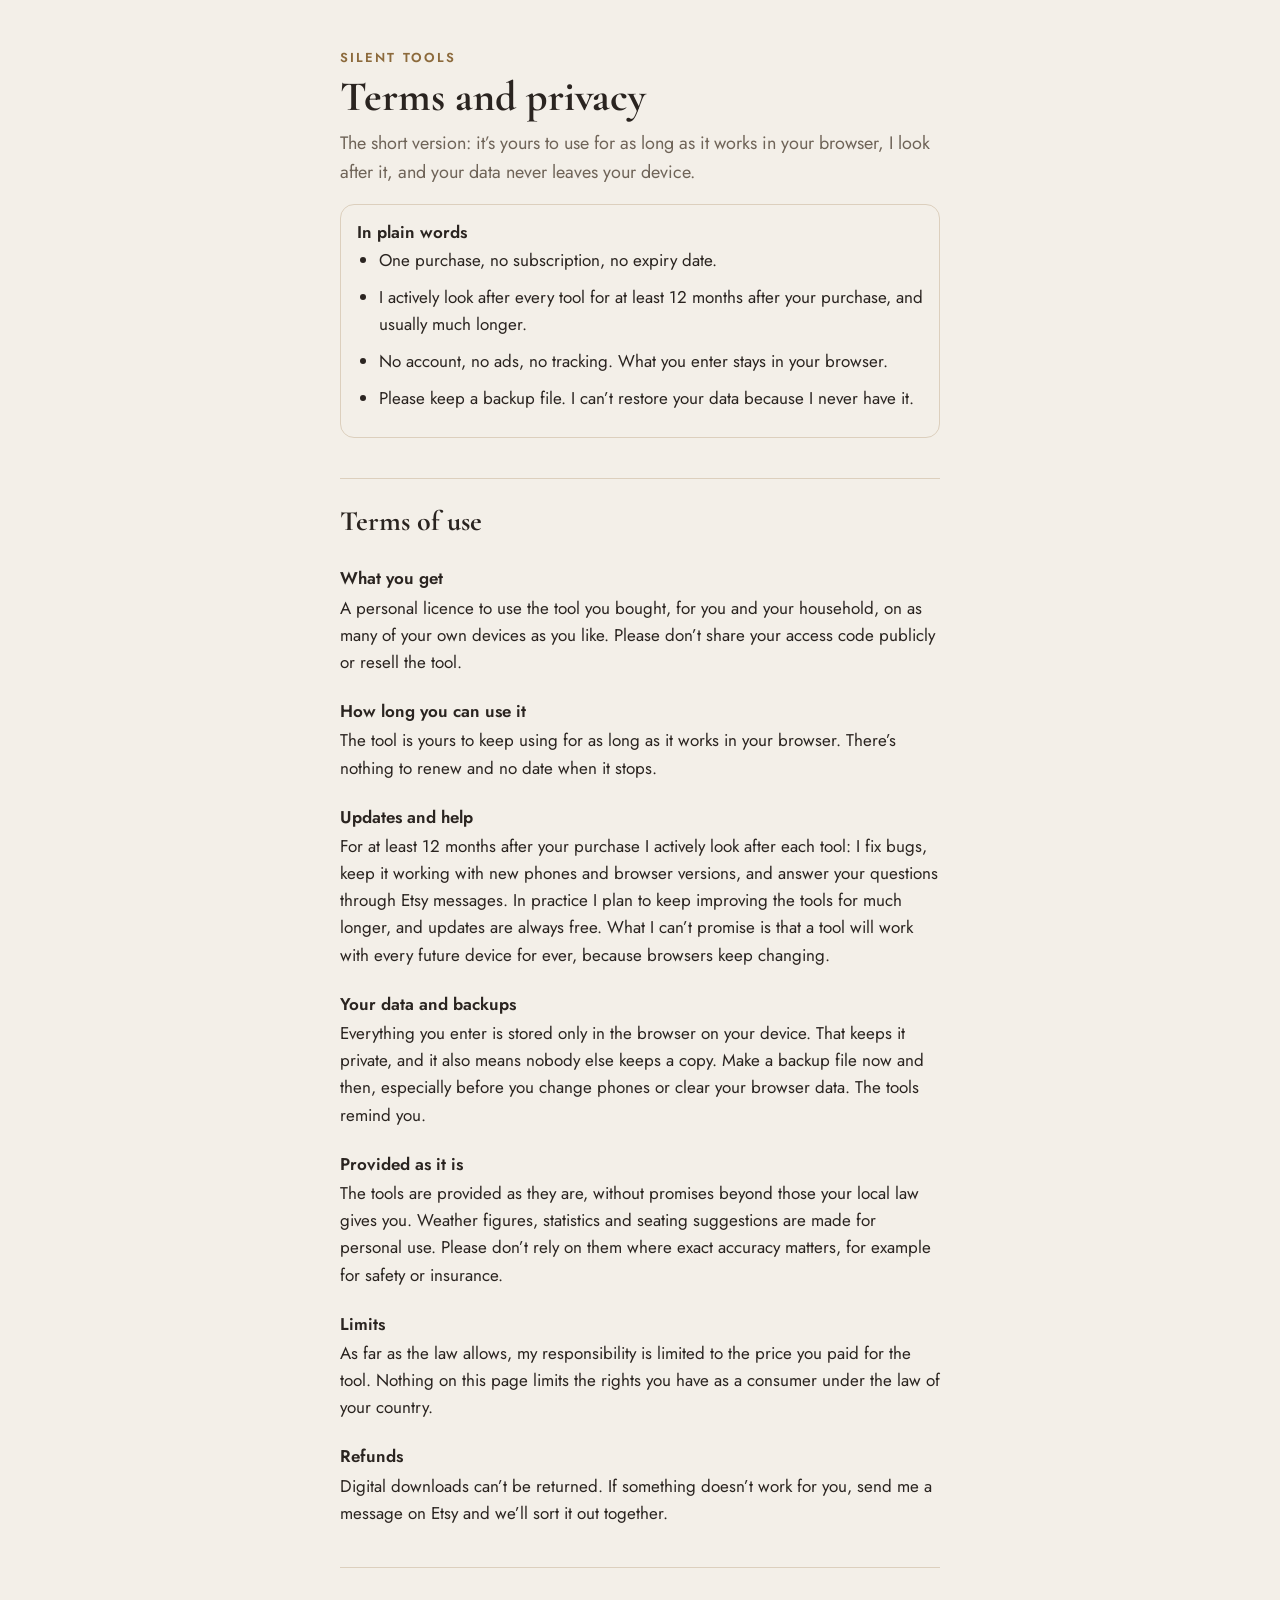
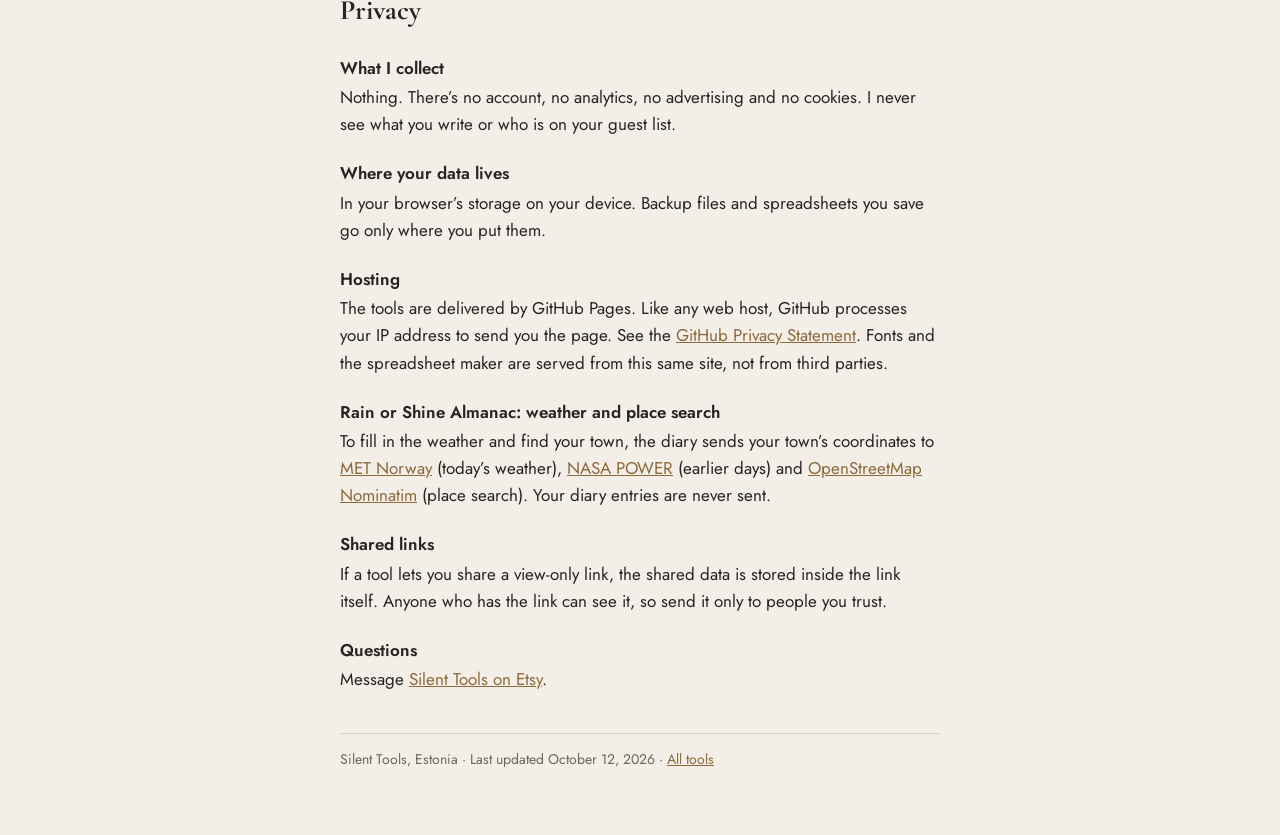
<file: terms.html>
<!doctype html>
<html lang="en"><head><meta charset="utf-8">
<meta name="viewport" content="width=device-width,initial-scale=1">
<title>Terms and privacy · Silent Tools</title>
<meta name="description" content="How Silent Tools work, how long they’re looked after, and what happens to your data.">
<link rel="stylesheet" href="fonts.css">
<style>
:root{--bg:#F3EFE8;--ink:#2A2420;--muted:#6F6458;--line:#DCCFBD;--accent:#8C6A3C}
@media (prefers-color-scheme:dark){:root{--bg:#1A1714;--ink:#EFE7DA;--muted:#A99C8B;--line:#3A332C;--accent:#D5B47E}}
*{box-sizing:border-box}
body{margin:0;background:var(--bg);color:var(--ink);font-family:Jost,system-ui,sans-serif;line-height:1.6;font-size:17px;-webkit-text-size-adjust:100%}
main{max-width:640px;margin:0 auto;padding:48px 20px 64px}
a{color:var(--accent)}
.k{font-size:13px;letter-spacing:.16em;text-transform:uppercase;color:var(--accent);font-weight:600;margin:0}
h1{font-family:"Cormorant Garamond",Georgia,serif;font-size:42px;line-height:1.05;margin:6px 0 10px}
h2{font-family:"Cormorant Garamond",Georgia,serif;font-size:28px;margin:40px 0 4px;padding-top:20px;border-top:1px solid var(--line)}
h3{font-size:17px;margin:22px 0 2px;font-weight:600}
p,li{margin:0 0 10px}
ul{padding-left:22px;margin:0 0 10px}
.lede{color:var(--muted);font-size:18px}
.box{border:1px solid var(--line);border-radius:14px;padding:14px 16px;margin:18px 0}
footer{margin-top:40px;font-size:14px;color:var(--muted);border-top:1px solid var(--line);padding-top:14px}
</style></head>
<body><main>
<p class="k">Silent Tools</p>
<h1>Terms and privacy</h1>
<p class="lede">The short version: it’s yours to use for as long as it works in your browser, I look after it, and your data never leaves your device.</p>

<div class="box"><b>In plain words</b>
<ul>
<li>One purchase, no subscription, no expiry date.</li>
<li>I actively look after every tool for at least 12 months after your purchase, and usually much longer.</li>
<li>No account, no ads, no tracking. What you enter stays in your browser.</li>
<li>Please keep a backup file. I can’t restore your data because I never have it.</li>
</ul></div>

<h2>Terms of use</h2>
<h3>What you get</h3>
<p>A personal licence to use the tool you bought, for you and your household, on as many of your own devices as you like. Please don’t share your access code publicly or resell the tool.</p>
<h3>How long you can use it</h3>
<p>The tool is yours to keep using for as long as it works in your browser. There’s nothing to renew and no date when it stops.</p>
<h3>Updates and help</h3>
<p>For at least 12 months after your purchase I actively look after each tool: I fix bugs, keep it working with new phones and browser versions, and answer your questions through Etsy messages. In practice I plan to keep improving the tools for much longer, and updates are always free. What I can’t promise is that a tool will work with every future device for ever, because browsers keep changing.</p>
<h3>Your data and backups</h3>
<p>Everything you enter is stored only in the browser on your device. That keeps it private, and it also means nobody else keeps a copy. Make a backup file now and then, especially before you change phones or clear your browser data. The tools remind you.</p>
<h3>Provided as it is</h3>
<p>The tools are provided as they are, without promises beyond those your local law gives you. Weather figures, statistics and seating suggestions are made for personal use. Please don’t rely on them where exact accuracy matters, for example for safety or insurance.</p>
<h3>Limits</h3>
<p>As far as the law allows, my responsibility is limited to the price you paid for the tool. Nothing on this page limits the rights you have as a consumer under the law of your country.</p>
<h3>Refunds</h3>
<p>Digital downloads can’t be returned. If something doesn’t work for you, send me a message on Etsy and we’ll sort it out together.</p>

<h2>Privacy</h2>
<h3>What I collect</h3>
<p>Nothing. There’s no account, no analytics, no advertising and no cookies. I never see what you write or who is on your guest list.</p>
<h3>Where your data lives</h3>
<p>In your browser’s storage on your device. Backup files and spreadsheets you save go only where you put them.</p>
<h3>Hosting</h3>
<p>The tools are delivered by GitHub Pages. Like any web host, GitHub processes your IP address to send you the page. See the <a href="https://docs.github.com/en/site-policy/privacy-policies/github-general-privacy-statement" target="_blank" rel="noopener">GitHub Privacy Statement</a>. Fonts and the spreadsheet maker are served from this same site, not from third parties.</p>
<h3>Rain or Shine Almanac: weather and place search</h3>
<p>To fill in the weather and find your town, the diary sends your town’s coordinates to <a href="https://api.met.no/" target="_blank" rel="noopener">MET Norway</a> (today’s weather), <a href="https://power.larc.nasa.gov/" target="_blank" rel="noopener">NASA POWER</a> (earlier days) and <a href="https://nominatim.openstreetmap.org/" target="_blank" rel="noopener">OpenStreetMap Nominatim</a> (place search). Your diary entries are never sent.</p>
<h3>Shared links</h3>
<p>If a tool lets you share a view-only link, the shared data is stored inside the link itself. Anyone who has the link can see it, so send it only to people you trust.</p>
<h3>Questions</h3>
<p>Message <a href="https://www.etsy.com/shop/SilentTools" target="_blank" rel="noopener">Silent Tools on Etsy</a>.</p>

<footer>Silent Tools, Estonia · Last updated October 12, 2026 · <a href="./">All tools</a></footer>
</main></body></html>
</file>
<file: fonts.css>
/* Silent Tools fonts, served from this site. Licensed under the SIL Open Font License. */
@font-face{font-family:"Cormorant Garamond";font-style:normal;font-weight:600;font-display:swap;src:url(cormorant-garamond-latin-ext-600-normal.woff2) format("woff2");unicode-range:U+0100-02BA,U+02BD-02C5,U+02C7-02CC,U+02CE-02D7,U+02DD-02FF,U+0304,U+0308,U+0329,U+1D00-1DBF,U+1E00-1E9F,U+1EF2-1EFF,U+2020,U+20A0-20AB,U+20AD-20C0,U+2113,U+2C60-2C7F,U+A720-A7FF}
@font-face{font-family:"Cormorant Garamond";font-style:normal;font-weight:600;font-display:swap;src:url(cormorant-garamond-latin-600-normal.woff2) format("woff2");unicode-range:U+0000-00FF,U+0131,U+0152-0153,U+02BB-02BC,U+02C6,U+02DA,U+02DC,U+0304,U+0308,U+0329,U+2000-206F,U+20AC,U+2122,U+2191,U+2193,U+2212,U+2215,U+FEFF,U+FFFD}
@font-face{font-family:"Cormorant Garamond";font-style:normal;font-weight:700;font-display:swap;src:url(cormorant-garamond-latin-ext-700-normal.woff2) format("woff2");unicode-range:U+0100-02BA,U+02BD-02C5,U+02C7-02CC,U+02CE-02D7,U+02DD-02FF,U+0304,U+0308,U+0329,U+1D00-1DBF,U+1E00-1E9F,U+1EF2-1EFF,U+2020,U+20A0-20AB,U+20AD-20C0,U+2113,U+2C60-2C7F,U+A720-A7FF}
@font-face{font-family:"Cormorant Garamond";font-style:normal;font-weight:700;font-display:swap;src:url(cormorant-garamond-latin-700-normal.woff2) format("woff2");unicode-range:U+0000-00FF,U+0131,U+0152-0153,U+02BB-02BC,U+02C6,U+02DA,U+02DC,U+0304,U+0308,U+0329,U+2000-206F,U+20AC,U+2122,U+2191,U+2193,U+2212,U+2215,U+FEFF,U+FFFD}
@font-face{font-family:"Cormorant Garamond";font-style:italic;font-weight:600;font-display:swap;src:url(cormorant-garamond-latin-ext-600-italic.woff2) format("woff2");unicode-range:U+0100-02BA,U+02BD-02C5,U+02C7-02CC,U+02CE-02D7,U+02DD-02FF,U+0304,U+0308,U+0329,U+1D00-1DBF,U+1E00-1E9F,U+1EF2-1EFF,U+2020,U+20A0-20AB,U+20AD-20C0,U+2113,U+2C60-2C7F,U+A720-A7FF}
@font-face{font-family:"Cormorant Garamond";font-style:italic;font-weight:600;font-display:swap;src:url(cormorant-garamond-latin-600-italic.woff2) format("woff2");unicode-range:U+0000-00FF,U+0131,U+0152-0153,U+02BB-02BC,U+02C6,U+02DA,U+02DC,U+0304,U+0308,U+0329,U+2000-206F,U+20AC,U+2122,U+2191,U+2193,U+2212,U+2215,U+FEFF,U+FFFD}
@font-face{font-family:"Cormorant Garamond";font-style:italic;font-weight:700;font-display:swap;src:url(cormorant-garamond-latin-ext-700-italic.woff2) format("woff2");unicode-range:U+0100-02BA,U+02BD-02C5,U+02C7-02CC,U+02CE-02D7,U+02DD-02FF,U+0304,U+0308,U+0329,U+1D00-1DBF,U+1E00-1E9F,U+1EF2-1EFF,U+2020,U+20A0-20AB,U+20AD-20C0,U+2113,U+2C60-2C7F,U+A720-A7FF}
@font-face{font-family:"Cormorant Garamond";font-style:italic;font-weight:700;font-display:swap;src:url(cormorant-garamond-latin-700-italic.woff2) format("woff2");unicode-range:U+0000-00FF,U+0131,U+0152-0153,U+02BB-02BC,U+02C6,U+02DA,U+02DC,U+0304,U+0308,U+0329,U+2000-206F,U+20AC,U+2122,U+2191,U+2193,U+2212,U+2215,U+FEFF,U+FFFD}
@font-face{font-family:"Jost";font-style:normal;font-weight:400;font-display:swap;src:url(jost-latin-ext-400-normal.woff2) format("woff2");unicode-range:U+0100-02BA,U+02BD-02C5,U+02C7-02CC,U+02CE-02D7,U+02DD-02FF,U+0304,U+0308,U+0329,U+1D00-1DBF,U+1E00-1E9F,U+1EF2-1EFF,U+2020,U+20A0-20AB,U+20AD-20C0,U+2113,U+2C60-2C7F,U+A720-A7FF}
@font-face{font-family:"Jost";font-style:normal;font-weight:400;font-display:swap;src:url(jost-latin-400-normal.woff2) format("woff2");unicode-range:U+0000-00FF,U+0131,U+0152-0153,U+02BB-02BC,U+02C6,U+02DA,U+02DC,U+0304,U+0308,U+0329,U+2000-206F,U+20AC,U+2122,U+2191,U+2193,U+2212,U+2215,U+FEFF,U+FFFD}
@font-face{font-family:"Jost";font-style:normal;font-weight:500;font-display:swap;src:url(jost-latin-ext-500-normal.woff2) format("woff2");unicode-range:U+0100-02BA,U+02BD-02C5,U+02C7-02CC,U+02CE-02D7,U+02DD-02FF,U+0304,U+0308,U+0329,U+1D00-1DBF,U+1E00-1E9F,U+1EF2-1EFF,U+2020,U+20A0-20AB,U+20AD-20C0,U+2113,U+2C60-2C7F,U+A720-A7FF}
@font-face{font-family:"Jost";font-style:normal;font-weight:500;font-display:swap;src:url(jost-latin-500-normal.woff2) format("woff2");unicode-range:U+0000-00FF,U+0131,U+0152-0153,U+02BB-02BC,U+02C6,U+02DA,U+02DC,U+0304,U+0308,U+0329,U+2000-206F,U+20AC,U+2122,U+2191,U+2193,U+2212,U+2215,U+FEFF,U+FFFD}
@font-face{font-family:"Jost";font-style:normal;font-weight:600;font-display:swap;src:url(jost-latin-ext-600-normal.woff2) format("woff2");unicode-range:U+0100-02BA,U+02BD-02C5,U+02C7-02CC,U+02CE-02D7,U+02DD-02FF,U+0304,U+0308,U+0329,U+1D00-1DBF,U+1E00-1E9F,U+1EF2-1EFF,U+2020,U+20A0-20AB,U+20AD-20C0,U+2113,U+2C60-2C7F,U+A720-A7FF}
@font-face{font-family:"Jost";font-style:normal;font-weight:600;font-display:swap;src:url(jost-latin-600-normal.woff2) format("woff2");unicode-range:U+0000-00FF,U+0131,U+0152-0153,U+02BB-02BC,U+02C6,U+02DA,U+02DC,U+0304,U+0308,U+0329,U+2000-206F,U+20AC,U+2122,U+2191,U+2193,U+2212,U+2215,U+FEFF,U+FFFD}
@font-face{font-family:"Caveat";font-style:normal;font-weight:500;font-display:swap;src:url(caveat-latin-ext-500-normal.woff2) format("woff2");unicode-range:U+0100-02BA,U+02BD-02C5,U+02C7-02CC,U+02CE-02D7,U+02DD-02FF,U+0304,U+0308,U+0329,U+1D00-1DBF,U+1E00-1E9F,U+1EF2-1EFF,U+2020,U+20A0-20AB,U+20AD-20C0,U+2113,U+2C60-2C7F,U+A720-A7FF}
@font-face{font-family:"Caveat";font-style:normal;font-weight:500;font-display:swap;src:url(caveat-latin-500-normal.woff2) format("woff2");unicode-range:U+0000-00FF,U+0131,U+0152-0153,U+02BB-02BC,U+02C6,U+02DA,U+02DC,U+0304,U+0308,U+0329,U+2000-206F,U+20AC,U+2122,U+2191,U+2193,U+2212,U+2215,U+FEFF,U+FFFD}
@font-face{font-family:"Caveat";font-style:normal;font-weight:600;font-display:swap;src:url(caveat-latin-ext-600-normal.woff2) format("woff2");unicode-range:U+0100-02BA,U+02BD-02C5,U+02C7-02CC,U+02CE-02D7,U+02DD-02FF,U+0304,U+0308,U+0329,U+1D00-1DBF,U+1E00-1E9F,U+1EF2-1EFF,U+2020,U+20A0-20AB,U+20AD-20C0,U+2113,U+2C60-2C7F,U+A720-A7FF}
@font-face{font-family:"Caveat";font-style:normal;font-weight:600;font-display:swap;src:url(caveat-latin-600-normal.woff2) format("woff2");unicode-range:U+0000-00FF,U+0131,U+0152-0153,U+02BB-02BC,U+02C6,U+02DA,U+02DC,U+0304,U+0308,U+0329,U+2000-206F,U+20AC,U+2122,U+2191,U+2193,U+2212,U+2215,U+FEFF,U+FFFD}
@font-face{font-family:"IBM Plex Mono";font-style:normal;font-weight:400;font-display:swap;src:url(ibm-plex-mono-latin-ext-400-normal.woff2) format("woff2");unicode-range:U+0100-02BA,U+02BD-02C5,U+02C7-02CC,U+02CE-02D7,U+02DD-02FF,U+0304,U+0308,U+0329,U+1D00-1DBF,U+1E00-1E9F,U+1EF2-1EFF,U+2020,U+20A0-20AB,U+20AD-20C0,U+2113,U+2C60-2C7F,U+A720-A7FF}
@font-face{font-family:"IBM Plex Mono";font-style:normal;font-weight:400;font-display:swap;src:url(ibm-plex-mono-latin-400-normal.woff2) format("woff2");unicode-range:U+0000-00FF,U+0131,U+0152-0153,U+02BB-02BC,U+02C6,U+02DA,U+02DC,U+0304,U+0308,U+0329,U+2000-206F,U+20AC,U+2122,U+2191,U+2193,U+2212,U+2215,U+FEFF,U+FFFD}
@font-face{font-family:"IBM Plex Mono";font-style:normal;font-weight:500;font-display:swap;src:url(ibm-plex-mono-latin-ext-500-normal.woff2) format("woff2");unicode-range:U+0100-02BA,U+02BD-02C5,U+02C7-02CC,U+02CE-02D7,U+02DD-02FF,U+0304,U+0308,U+0329,U+1D00-1DBF,U+1E00-1E9F,U+1EF2-1EFF,U+2020,U+20A0-20AB,U+20AD-20C0,U+2113,U+2C60-2C7F,U+A720-A7FF}
@font-face{font-family:"IBM Plex Mono";font-style:normal;font-weight:500;font-display:swap;src:url(ibm-plex-mono-latin-500-normal.woff2) format("woff2");unicode-range:U+0000-00FF,U+0131,U+0152-0153,U+02BB-02BC,U+02C6,U+02DA,U+02DC,U+0304,U+0308,U+0329,U+2000-206F,U+20AC,U+2122,U+2191,U+2193,U+2212,U+2215,U+FEFF,U+FFFD}
@font-face{font-family:"Archivo";font-style:normal;font-weight:600;font-display:swap;src:url(archivo-latin-ext-600-normal.woff2) format("woff2");unicode-range:U+0100-02BA,U+02BD-02C5,U+02C7-02CC,U+02CE-02D7,U+02DD-02FF,U+0304,U+0308,U+0329,U+1D00-1DBF,U+1E00-1E9F,U+1EF2-1EFF,U+2020,U+20A0-20AB,U+20AD-20C0,U+2113,U+2C60-2C7F,U+A720-A7FF}
@font-face{font-family:"Archivo";font-style:normal;font-weight:600;font-display:swap;src:url(archivo-latin-600-normal.woff2) format("woff2");unicode-range:U+0000-00FF,U+0131,U+0152-0153,U+02BB-02BC,U+02C6,U+02DA,U+02DC,U+0304,U+0308,U+0329,U+2000-206F,U+20AC,U+2122,U+2191,U+2193,U+2212,U+2215,U+FEFF,U+FFFD}
@font-face{font-family:"Archivo";font-style:normal;font-weight:800;font-display:swap;src:url(archivo-latin-ext-800-normal.woff2) format("woff2");unicode-range:U+0100-02BA,U+02BD-02C5,U+02C7-02CC,U+02CE-02D7,U+02DD-02FF,U+0304,U+0308,U+0329,U+1D00-1DBF,U+1E00-1E9F,U+1EF2-1EFF,U+2020,U+20A0-20AB,U+20AD-20C0,U+2113,U+2C60-2C7F,U+A720-A7FF}
@font-face{font-family:"Archivo";font-style:normal;font-weight:800;font-display:swap;src:url(archivo-latin-800-normal.woff2) format("woff2");unicode-range:U+0000-00FF,U+0131,U+0152-0153,U+02BB-02BC,U+02C6,U+02DA,U+02DC,U+0304,U+0308,U+0329,U+2000-206F,U+20AC,U+2122,U+2191,U+2193,U+2212,U+2215,U+FEFF,U+FFFD}

@font-face{font-family:"Fredoka";font-style:normal;font-weight:500;font-display:swap;src:url(fredoka-latin-ext-500-normal.woff2) format("woff2");unicode-range:U+0100-02BA,U+02BD-02C5,U+02C7-02CC,U+02CE-02D7,U+02DD-02FF,U+0304,U+0308,U+0329,U+1D00-1DBF,U+1E00-1E9F,U+1EF2-1EFF,U+2020,U+20A0-20AB,U+20AD-20C0,U+2113,U+2C60-2C7F,U+A720-A7FF}
@font-face{font-family:"Fredoka";font-style:normal;font-weight:500;font-display:swap;src:url(fredoka-latin-500-normal.woff2) format("woff2");unicode-range:U+0000-00FF,U+0131,U+0152-0153,U+02BB-02BC,U+02C6,U+02DA,U+02DC,U+0304,U+0308,U+0329,U+2000-206F,U+20AC,U+2122,U+2191,U+2193,U+2212,U+2215,U+FEFF,U+FFFD}
@font-face{font-family:"Fredoka";font-style:normal;font-weight:600;font-display:swap;src:url(fredoka-latin-ext-600-normal.woff2) format("woff2");unicode-range:U+0100-02BA,U+02BD-02C5,U+02C7-02CC,U+02CE-02D7,U+02DD-02FF,U+0304,U+0308,U+0329,U+1D00-1DBF,U+1E00-1E9F,U+1EF2-1EFF,U+2020,U+20A0-20AB,U+20AD-20C0,U+2113,U+2C60-2C7F,U+A720-A7FF}
@font-face{font-family:"Fredoka";font-style:normal;font-weight:600;font-display:swap;src:url(fredoka-latin-600-normal.woff2) format("woff2");unicode-range:U+0000-00FF,U+0131,U+0152-0153,U+02BB-02BC,U+02C6,U+02DA,U+02DC,U+0304,U+0308,U+0329,U+2000-206F,U+20AC,U+2122,U+2191,U+2193,U+2212,U+2215,U+FEFF,U+FFFD}
@font-face{font-family:"Fredoka";font-style:normal;font-weight:700;font-display:swap;src:url(fredoka-latin-ext-700-normal.woff2) format("woff2");unicode-range:U+0100-02BA,U+02BD-02C5,U+02C7-02CC,U+02CE-02D7,U+02DD-02FF,U+0304,U+0308,U+0329,U+1D00-1DBF,U+1E00-1E9F,U+1EF2-1EFF,U+2020,U+20A0-20AB,U+20AD-20C0,U+2113,U+2C60-2C7F,U+A720-A7FF}
@font-face{font-family:"Fredoka";font-style:normal;font-weight:700;font-display:swap;src:url(fredoka-latin-700-normal.woff2) format("woff2");unicode-range:U+0000-00FF,U+0131,U+0152-0153,U+02BB-02BC,U+02C6,U+02DA,U+02DC,U+0304,U+0308,U+0329,U+2000-206F,U+20AC,U+2122,U+2191,U+2193,U+2212,U+2215,U+FEFF,U+FFFD}
@font-face{font-family:"Baloo 2";font-style:normal;font-weight:600;font-display:swap;src:url(baloo-2-latin-ext-600-normal.woff2) format("woff2");unicode-range:U+0100-02BA,U+02BD-02C5,U+02C7-02CC,U+02CE-02D7,U+02DD-02FF,U+0304,U+0308,U+0329,U+1D00-1DBF,U+1E00-1E9F,U+1EF2-1EFF,U+2020,U+20A0-20AB,U+20AD-20C0,U+2113,U+2C60-2C7F,U+A720-A7FF}
@font-face{font-family:"Baloo 2";font-style:normal;font-weight:600;font-display:swap;src:url(baloo-2-latin-600-normal.woff2) format("woff2");unicode-range:U+0000-00FF,U+0131,U+0152-0153,U+02BB-02BC,U+02C6,U+02DA,U+02DC,U+0304,U+0308,U+0329,U+2000-206F,U+20AC,U+2122,U+2191,U+2193,U+2212,U+2215,U+FEFF,U+FFFD}
@font-face{font-family:"Baloo 2";font-style:normal;font-weight:700;font-display:swap;src:url(baloo-2-latin-ext-700-normal.woff2) format("woff2");unicode-range:U+0100-02BA,U+02BD-02C5,U+02C7-02CC,U+02CE-02D7,U+02DD-02FF,U+0304,U+0308,U+0329,U+1D00-1DBF,U+1E00-1E9F,U+1EF2-1EFF,U+2020,U+20A0-20AB,U+20AD-20C0,U+2113,U+2C60-2C7F,U+A720-A7FF}
@font-face{font-family:"Baloo 2";font-style:normal;font-weight:700;font-display:swap;src:url(baloo-2-latin-700-normal.woff2) format("woff2");unicode-range:U+0000-00FF,U+0131,U+0152-0153,U+02BB-02BC,U+02C6,U+02DA,U+02DC,U+0304,U+0308,U+0329,U+2000-206F,U+20AC,U+2122,U+2191,U+2193,U+2212,U+2215,U+FEFF,U+FFFD}
@font-face{font-family:"Baloo 2";font-style:normal;font-weight:800;font-display:swap;src:url(baloo-2-latin-ext-800-normal.woff2) format("woff2");unicode-range:U+0100-02BA,U+02BD-02C5,U+02C7-02CC,U+02CE-02D7,U+02DD-02FF,U+0304,U+0308,U+0329,U+1D00-1DBF,U+1E00-1E9F,U+1EF2-1EFF,U+2020,U+20A0-20AB,U+20AD-20C0,U+2113,U+2C60-2C7F,U+A720-A7FF}
@font-face{font-family:"Baloo 2";font-style:normal;font-weight:800;font-display:swap;src:url(baloo-2-latin-800-normal.woff2) format("woff2");unicode-range:U+0000-00FF,U+0131,U+0152-0153,U+02BB-02BC,U+02C6,U+02DA,U+02DC,U+0304,U+0308,U+0329,U+2000-206F,U+20AC,U+2122,U+2191,U+2193,U+2212,U+2215,U+FEFF,U+FFFD}
@font-face{font-family:"Nunito";font-style:normal;font-weight:400;font-display:swap;src:url(nunito-latin-ext-400-normal.woff2) format("woff2");unicode-range:U+0100-02BA,U+02BD-02C5,U+02C7-02CC,U+02CE-02D7,U+02DD-02FF,U+0304,U+0308,U+0329,U+1D00-1DBF,U+1E00-1E9F,U+1EF2-1EFF,U+2020,U+20A0-20AB,U+20AD-20C0,U+2113,U+2C60-2C7F,U+A720-A7FF}
@font-face{font-family:"Nunito";font-style:normal;font-weight:400;font-display:swap;src:url(nunito-latin-400-normal.woff2) format("woff2");unicode-range:U+0000-00FF,U+0131,U+0152-0153,U+02BB-02BC,U+02C6,U+02DA,U+02DC,U+0304,U+0308,U+0329,U+2000-206F,U+20AC,U+2122,U+2191,U+2193,U+2212,U+2215,U+FEFF,U+FFFD}
@font-face{font-family:"Nunito";font-style:normal;font-weight:600;font-display:swap;src:url(nunito-latin-ext-600-normal.woff2) format("woff2");unicode-range:U+0100-02BA,U+02BD-02C5,U+02C7-02CC,U+02CE-02D7,U+02DD-02FF,U+0304,U+0308,U+0329,U+1D00-1DBF,U+1E00-1E9F,U+1EF2-1EFF,U+2020,U+20A0-20AB,U+20AD-20C0,U+2113,U+2C60-2C7F,U+A720-A7FF}
@font-face{font-family:"Nunito";font-style:normal;font-weight:600;font-display:swap;src:url(nunito-latin-600-normal.woff2) format("woff2");unicode-range:U+0000-00FF,U+0131,U+0152-0153,U+02BB-02BC,U+02C6,U+02DA,U+02DC,U+0304,U+0308,U+0329,U+2000-206F,U+20AC,U+2122,U+2191,U+2193,U+2212,U+2215,U+FEFF,U+FFFD}
@font-face{font-family:"Nunito";font-style:normal;font-weight:700;font-display:swap;src:url(nunito-latin-ext-700-normal.woff2) format("woff2");unicode-range:U+0100-02BA,U+02BD-02C5,U+02C7-02CC,U+02CE-02D7,U+02DD-02FF,U+0304,U+0308,U+0329,U+1D00-1DBF,U+1E00-1E9F,U+1EF2-1EFF,U+2020,U+20A0-20AB,U+20AD-20C0,U+2113,U+2C60-2C7F,U+A720-A7FF}
@font-face{font-family:"Nunito";font-style:normal;font-weight:700;font-display:swap;src:url(nunito-latin-700-normal.woff2) format("woff2");unicode-range:U+0000-00FF,U+0131,U+0152-0153,U+02BB-02BC,U+02C6,U+02DA,U+02DC,U+0304,U+0308,U+0329,U+2000-206F,U+20AC,U+2122,U+2191,U+2193,U+2212,U+2215,U+FEFF,U+FFFD}
@font-face{font-family:"Caveat";font-style:normal;font-weight:700;font-display:swap;src:url(caveat-latin-ext-700-normal.woff2) format("woff2");unicode-range:U+0100-02BA,U+02BD-02C5,U+02C7-02CC,U+02CE-02D7,U+02DD-02FF,U+0304,U+0308,U+0329,U+1D00-1DBF,U+1E00-1E9F,U+1EF2-1EFF,U+2020,U+20A0-20AB,U+20AD-20C0,U+2113,U+2C60-2C7F,U+A720-A7FF}
@font-face{font-family:"Caveat";font-style:normal;font-weight:700;font-display:swap;src:url(caveat-latin-700-normal.woff2) format("woff2");unicode-range:U+0000-00FF,U+0131,U+0152-0153,U+02BB-02BC,U+02C6,U+02DA,U+02DC,U+0304,U+0308,U+0329,U+2000-206F,U+20AC,U+2122,U+2191,U+2193,U+2212,U+2215,U+FEFF,U+FFFD}
@font-face{font-family:"Grandstander";font-style:normal;font-weight:800;font-display:swap;src:url(grandstander-latin-ext-800-normal.woff2) format("woff2");unicode-range:U+0100-02BA,U+02BD-02C5,U+02C7-02CC,U+02CE-02D7,U+02DD-02FF,U+0304,U+0308,U+0329,U+1D00-1DBF,U+1E00-1E9F,U+1EF2-1EFF,U+2020,U+20A0-20AB,U+20AD-20C0,U+2113,U+2C60-2C7F,U+A720-A7FF}
@font-face{font-family:"Grandstander";font-style:normal;font-weight:800;font-display:swap;src:url(grandstander-latin-800-normal.woff2) format("woff2");unicode-range:U+0000-00FF,U+0131,U+0152-0153,U+02BB-02BC,U+02C6,U+02DA,U+02DC,U+0304,U+0308,U+0329,U+2000-206F,U+20AC,U+2122,U+2191,U+2193,U+2212,U+2215,U+FEFF,U+FFFD}
</file>
